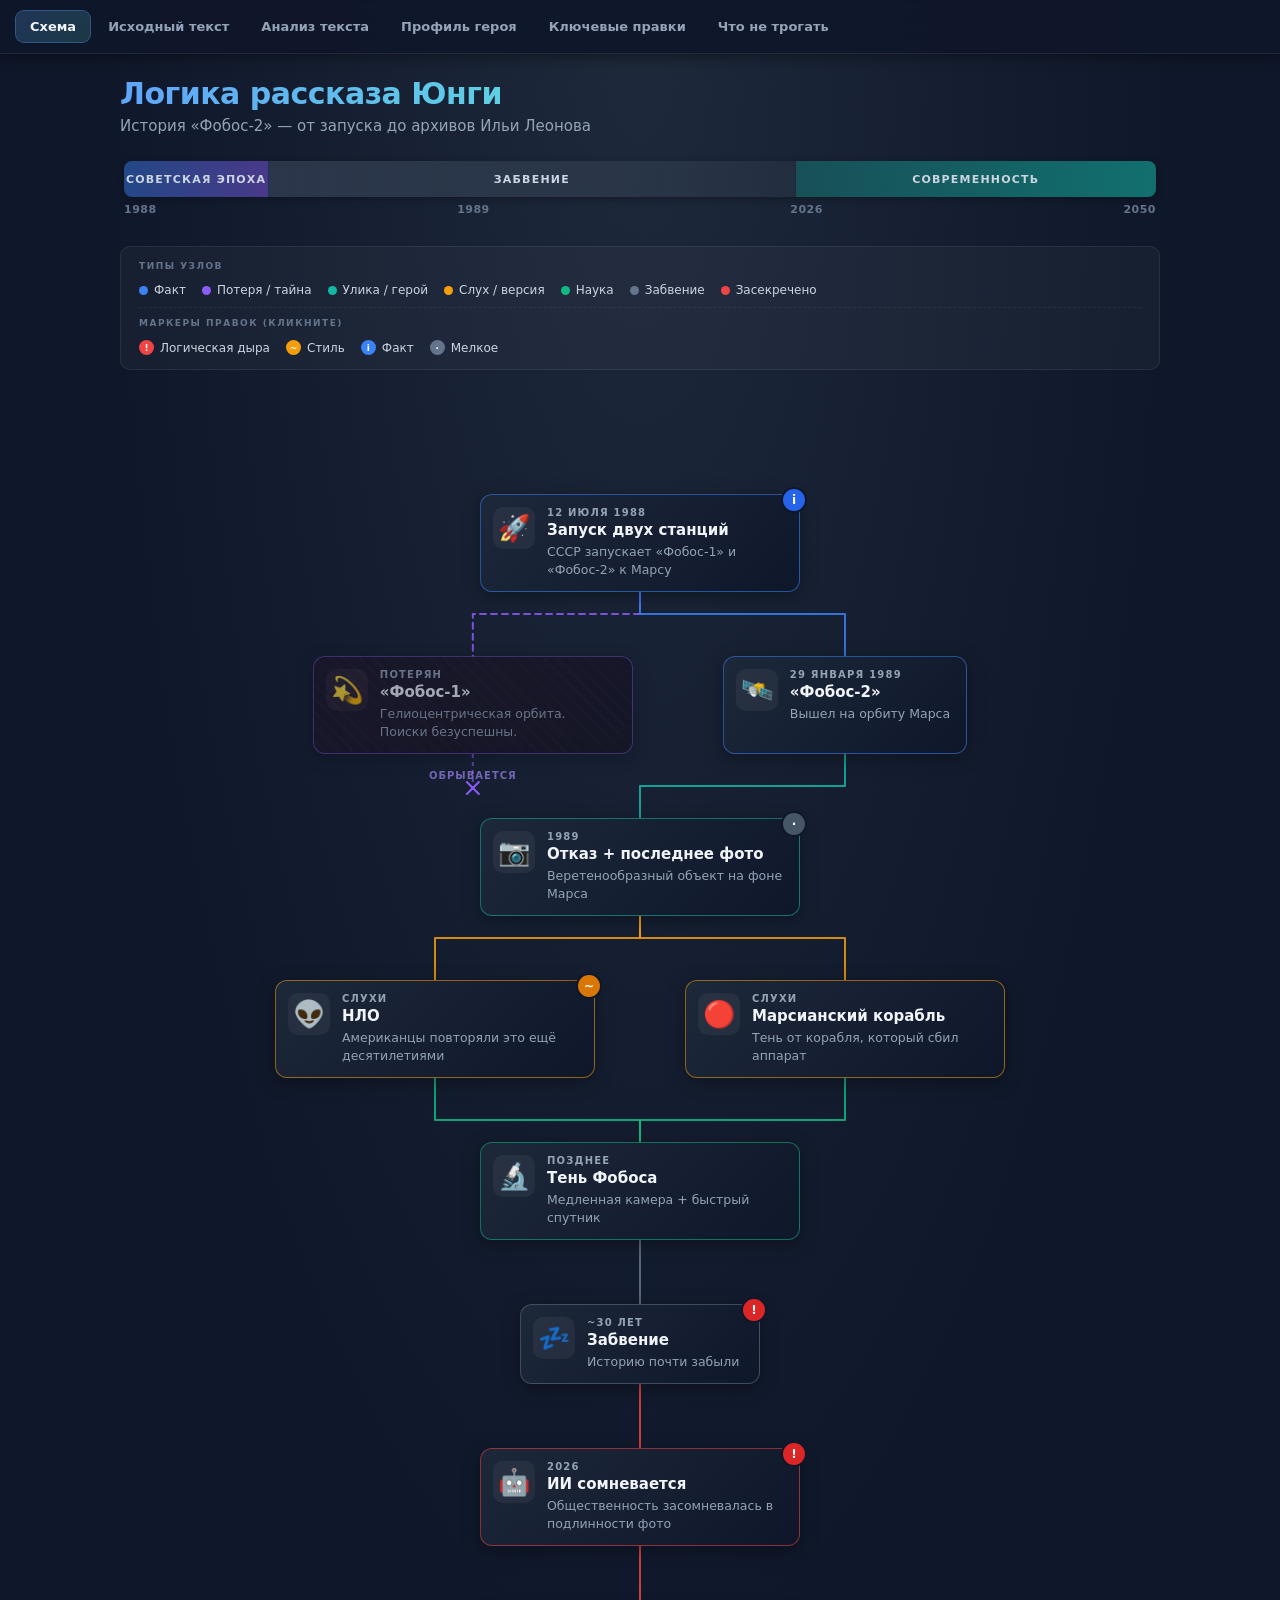
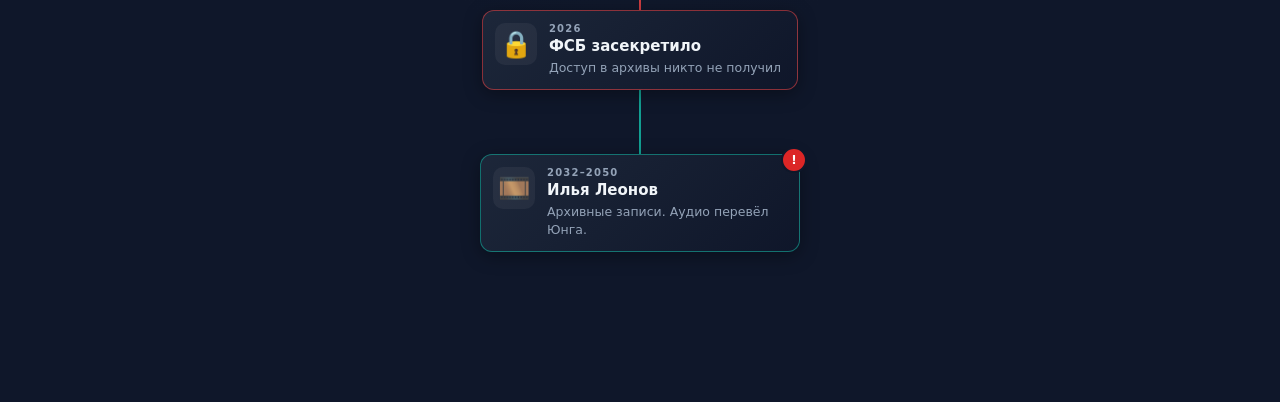
<file: check_logic.html>
<!DOCTYPE html>
<html lang="ru">
<head>
<meta charset="UTF-8">
<title>Логика рассказа Юнги</title>
<style>
  * { box-sizing: border-box; }
  html, body { margin: 0; padding: 0; }
  body {
    font-family: -apple-system, "Segoe UI", system-ui, sans-serif;
    background: radial-gradient(ellipse at top, #1e293b 0%, #0f172a 60%);
    color: #e2e8f0; min-height: 100vh;
  }

  /* ==================== ФИКСИРОВАННОЕ МЕНЮ ==================== */
  .topnav {
    position: fixed; top: 0; left: 0; right: 0;
    z-index: 100; height: 54px;
    display: flex; align-items: center; gap: 4px;
    padding: 0 16px;
    background: rgba(15,23,42,0.94);
    backdrop-filter: blur(14px);
    -webkit-backdrop-filter: blur(14px);
    border-bottom: 1px solid rgba(255,255,255,0.08);
    box-shadow: 0 2px 14px rgba(0,0,0,0.45);
    overflow-x: auto;
  }
  .topnav::-webkit-scrollbar { height: 3px; }
  .topnav::-webkit-scrollbar-thumb { background: #334155; border-radius: 2px; }
  .topnav button {
    flex-shrink: 0;
    padding: 8px 14px;
    background: transparent;
    color: #94a3b8;
    border: none; border-radius: 8px;
    font-size: 13px; font-weight: 600;
    cursor: pointer; font-family: inherit;
    transition: all .15s;
    white-space: nowrap;
  }
  .topnav button:hover { background: rgba(255,255,255,0.06); color: #cbd5e1; }
  .topnav button.active {
    background: linear-gradient(135deg, rgba(96,165,250,0.22), rgba(94,234,212,0.16));
    color: #f1f5f9;
    box-shadow: 0 0 0 1px rgba(96,165,250,0.45);
  }

  /* ==================== ОСНОВНАЯ ЗОНА ==================== */
  main {
    max-width: 1080px; margin: 0 auto;
    padding: 76px 20px 80px;
  }
  .view { display: none; }
  .view.active { display: block; animation: fadeView .22s ease-out; }
  @keyframes fadeView {
    from { opacity: 0; transform: translateY(4px); }
    to   { opacity: 1; transform: none; }
  }

  /* ==================== Заголовки ==================== */
  header { margin-bottom: 24px; }
  h1 {
    font-size: 30px; font-weight: 800; margin: 0 0 6px;
    letter-spacing: -0.5px;
    background: linear-gradient(90deg, #60a5fa 0%, #5eead4 60%, #a78bfa 100%);
    -webkit-background-clip: text; background-clip: text;
    -webkit-text-fill-color: transparent;
  }
  .subtitle { color: #94a3b8; font-size: 15px; margin: 0; }
  h2 {
    font-size: 21px; margin: 0 0 18px; color: #f1f5f9;
    padding-bottom: 10px;
    border-bottom: 1px solid rgba(255,255,255,0.08);
    display: flex; align-items: center; gap: 10px;
  }
  h2 .h2-icon { font-size: 20px; }

  /* ==================== ТАЙМБАР ==================== */
  .top-timeline { margin: 26px 0 30px; padding: 0 4px; }
  .tl-track {
    display: flex; height: 36px; border-radius: 8px; overflow: hidden;
    box-shadow: 0 2px 8px rgba(0,0,0,0.3);
  }
  .tl-segment {
    display: flex; align-items: center; justify-content: center;
    font-size: 11px; font-weight: 700; letter-spacing: 1.2px;
    text-transform: uppercase; color: #cbd5e1;
    border-right: 1px solid rgba(0,0,0,0.3);
  }
  .tl-segment:last-child { border-right: none; }
  .tl-markers {
    display: flex; justify-content: space-between;
    margin-top: 6px; font-size: 11px;
    color: #64748b; font-weight: 600; letter-spacing: 0.5px;
  }

  /* ==================== ЛЕГЕНДА СХЕМЫ ==================== */
  .legend {
    display: flex; flex-wrap: wrap; gap: 10px 22px;
    padding: 14px 18px; background: rgba(255,255,255,0.03);
    border-radius: 10px; margin-bottom: 30px;
    border: 1px solid rgba(255,255,255,0.08);
    font-size: 12px; color: #cbd5e1;
  }
  .legend .grp { display: flex; flex-wrap: wrap; gap: 10px 16px; flex: 1 1 100%; }
  .legend .grp + .grp { padding-top: 10px; border-top: 1px dashed rgba(255,255,255,0.06); }
  .legend .lbl {
    font-size: 9px; text-transform: uppercase; letter-spacing: 1.5px;
    color: #64748b; font-weight: 800; flex: 1 1 100%; margin-bottom: 2px;
  }
  .legend span { display: inline-flex; align-items: center; gap: 6px; }
  .legend i {
    width: 9px; height: 9px; border-radius: 50%; display: inline-block;
  }
  .legend .ico {
    display: inline-flex; align-items: center; justify-content: center;
    width: 15px; height: 15px; border-radius: 50%;
    font-size: 9px; font-weight: 900; color: #fff;
  }
  .ico.logic { background: #EF4444; }
  .ico.style { background: #F59E0B; }
  .ico.fact  { background: #3B82F6; }
  .ico.minor { background: #64748b; }

  /* ==================== ДИАГРАММА ==================== */
  .diagram-wrap {
    overflow-x: auto; margin: 0 -10px 40px;
    padding: 20px 10px 10px;
  }
  .canvas {
    position: relative; min-width: 720px;
    padding: 10px 20px 20px;
  }
  .lines {
    position: absolute; top: 0; left: 0;
    pointer-events: none; z-index: 1; overflow: visible;
  }
  .row {
    display: flex; justify-content: center; align-items: stretch;
    gap: 60px; margin: 64px 0;
    position: relative; z-index: 2;
  }
  .row:first-child { margin-top: 0; }
  .row:last-child  { margin-bottom: 0; }
  .row-duo { gap: 90px; }

  .node {
    background: linear-gradient(135deg, rgba(30,41,59,0.92), rgba(15,23,42,0.92));
    border: 1px solid rgba(255,255,255,0.1);
    border-radius: 12px;
    padding: 12px 16px 12px 12px;
    display: flex; gap: 12px; align-items: flex-start;
    position: relative; min-width: 240px; max-width: 320px;
    box-shadow: 0 4px 18px rgba(0,0,0,0.35);
    backdrop-filter: blur(6px);
    transition: transform .15s, box-shadow .15s;
  }
  .node:hover { transform: translateY(-2px); box-shadow: 0 8px 24px rgba(0,0,0,0.45); }
  .node[data-type="fact"]        { border-color: rgba(59,130,246,0.55); }
  .node[data-type="lost"]        { border-color: rgba(139,92,246,0.55); }
  .node[data-type="evidence"]    { border-color: rgba(20,184,166,0.55); }
  .node[data-type="speculation"] { border-color: rgba(245,158,11,0.55); }
  .node[data-type="science"]     { border-color: rgba(16,185,129,0.55); }
  .node[data-type="silence"]     { border-color: rgba(100,116,139,0.55); }
  .node[data-type="classified"]  { border-color: rgba(239,68,68,0.55); }
  .node[data-type="hero"]        { border-color: rgba(20,184,166,0.55); }
  .node.dead-end {
    opacity: 0.65;
    background: linear-gradient(135deg, rgba(30,20,40,0.92), rgba(20,15,30,0.92));
  }
  .node.dead-end::after {
    content: '';
    position: absolute; inset: 0; border-radius: 12px;
    background: repeating-linear-gradient(45deg, transparent, transparent 8px,
      rgba(255,255,255,0.02) 8px, rgba(255,255,255,0.02) 10px);
    pointer-events: none;
  }
  .node-icon {
    font-size: 26px; line-height: 1; flex-shrink: 0;
    width: 42px; height: 42px;
    display: flex; align-items: center; justify-content: center;
    background: rgba(255,255,255,0.05); border-radius: 10px;
  }
  .node-body { flex: 1; min-width: 0; }
  .node-year {
    font-size: 10px; font-weight: 800; letter-spacing: 1.2px;
    text-transform: uppercase; color: #94a3b8; margin-bottom: 3px;
  }
  .node-title {
    font-size: 15px; font-weight: 700; color: #f1f5f9;
    margin-bottom: 3px; line-height: 1.25;
  }
  .node-desc { font-size: 12.5px; color: #94a3b8; line-height: 1.45; }

  /* ==================== БЕЙДЖИ ОШИБОК ==================== */
  .err-badge {
    position: absolute; top: -8px; right: -8px;
    width: 26px; height: 26px; border-radius: 50%;
    display: flex; align-items: center; justify-content: center;
    font-size: 12px; font-weight: 900; color: #fff;
    cursor: pointer; border: 2px solid #0f172a;
    z-index: 3; transition: transform .15s;
  }
  .err-badge:hover { transform: scale(1.15); }
  .err-badge.logic { background: #dc2626; animation: pulseRed 2s ease-in-out infinite; }
  .err-badge.style { background: #d97706; animation: pulseAmber 2.5s ease-in-out infinite; }
  .err-badge.fact  { background: #2563eb; animation: pulseBlue 2.5s ease-in-out infinite; }
  .err-badge.minor { background: #475569; }
  @keyframes pulseRed {
    0%, 100% { box-shadow: 0 0 0 0 rgba(220,38,38,0.7); }
    50%      { box-shadow: 0 0 0 8px rgba(220,38,38,0); }
  }
  @keyframes pulseAmber {
    0%, 100% { box-shadow: 0 0 0 0 rgba(217,119,6,0.7); }
    50%      { box-shadow: 0 0 0 8px rgba(217,119,6,0); }
  }
  @keyframes pulseBlue {
    0%, 100% { box-shadow: 0 0 0 0 rgba(37,99,235,0.7); }
    50%      { box-shadow: 0 0 0 8px rgba(37,99,235,0); }
  }
  .dead-end-label {
    position: absolute; bottom: -28px; left: 50%; transform: translateX(-50%);
    font-size: 10px; font-weight: 700; color: #a78bfa;
    text-transform: uppercase; letter-spacing: 1px; white-space: nowrap;
  }

  /* ==================== МОДАЛКА ==================== */
  .modal-backdrop {
    position: fixed; inset: 0; z-index: 200;
    background: rgba(2,6,23,0.85);
    backdrop-filter: blur(4px);
    display: none; align-items: center; justify-content: center;
    padding: 20px; animation: fadeIn .2s;
  }
  .modal-backdrop.open { display: flex; }
  @keyframes fadeIn { from { opacity: 0; } to { opacity: 1; } }
  .modal {
    background: linear-gradient(135deg, #1e293b, #0f172a);
    border: 1px solid rgba(255,255,255,0.15);
    border-radius: 16px;
    max-width: 560px; width: 100%;
    max-height: 90vh; overflow-y: auto;
    padding: 24px 26px; position: relative;
    animation: slideUp .25s cubic-bezier(0.34, 1.56, 0.64, 1);
    box-shadow: 0 20px 60px rgba(0,0,0,0.6);
  }
  @keyframes slideUp {
    from { opacity: 0; transform: translateY(20px) scale(0.98); }
    to   { opacity: 1; transform: none; }
  }
  .modal-close {
    position: absolute; top: 12px; right: 12px;
    width: 32px; height: 32px; border-radius: 50%;
    background: rgba(255,255,255,0.08);
    border: none; color: #cbd5e1;
    font-size: 18px; cursor: pointer;
    display: flex; align-items: center; justify-content: center;
    transition: background .15s;
  }
  .modal-close:hover { background: rgba(255,255,255,0.18); }
  .modal-type {
    display: inline-block; padding: 3px 10px; border-radius: 12px;
    font-size: 10px; font-weight: 800; letter-spacing: 1.2px;
    text-transform: uppercase; color: #fff; margin-bottom: 10px;
  }
  .modal-type.logic { background: #dc2626; }
  .modal-type.style { background: #d97706; }
  .modal-type.fact  { background: #2563eb; }
  .modal-type.minor { background: #475569; }
  .modal h3 { margin: 0 0 4px; font-size: 20px; color: #f1f5f9; }
  .modal .modal-node { font-size: 12px; color: #64748b; margin-bottom: 18px; }
  .modal .m-section { margin-bottom: 16px; }
  .modal .m-section:last-child { margin-bottom: 0; }
  .modal .m-label {
    font-size: 10px; font-weight: 800; letter-spacing: 1.5px;
    text-transform: uppercase; color: #94a3b8; margin-bottom: 6px;
  }
  .modal .m-problem { color: #fca5a5; line-height: 1.6; font-size: 14px; }
  .modal .m-fix     { color: #86efac; line-height: 1.6; font-size: 14px; }
  .modal code {
    background: rgba(0,0,0,0.4); padding: 2px 6px; border-radius: 4px;
    font-family: ui-monospace, "SF Mono", Consolas, monospace;
    font-size: 12px; color: #fbbf24;
  }

  /* ==================== ТЕКСТ РАССКАЗА ==================== */
  .story-text {
    background: rgba(30,41,59,0.5);
    border-radius: 12px;
    padding: 22px 26px;
    border: 1px solid rgba(255,255,255,0.08);
    font-size: 15px;
    line-height: 1.75;
    color: #cbd5e1;
  }
  .story-text p { margin: 0 0 14px; }
  .story-text p:last-child { margin-bottom: 0; }
  .story-text em { color: #94a3b8; font-style: italic; }

  /* ==================== ХАЙЛАЙТЫ В АНАЛИЗЕ ==================== */
  .hint {
    color: #94a3b8; font-size: 14px;
    margin: 0 0 16px; padding: 10px 14px;
    background: rgba(96,165,250,0.08);
    border-left: 3px solid #60a5fa;
    border-radius: 0 6px 6px 0;
  }
  .analysis-legend {
    display: flex; flex-wrap: wrap; gap: 10px 18px;
    padding: 12px 16px;
    background: rgba(255,255,255,0.03);
    border-radius: 8px;
    border: 1px solid rgba(255,255,255,0.06);
    margin-bottom: 18px;
    font-size: 12px; color: #cbd5e1;
  }
  .analysis-legend span { display: inline-flex; align-items: center; gap: 6px; }
  .analysis-legend i {
    width: 10px; height: 14px; border-radius: 3px;
    display: inline-block; border-bottom: 2px solid;
  }
  .analysis-legend i.logic { background: rgba(239,68,68,0.25); border-color: #EF4444; }
  .analysis-legend i.style { background: rgba(245,158,11,0.25); border-color: #F59E0B; }
  .analysis-legend i.fact  { background: rgba(59,130,246,0.25); border-color: #3B82F6; }
  .analysis-legend i.minor { background: rgba(100,116,139,0.3); border-color: #64748b; }

  .mark {
    cursor: pointer;
    border-bottom: 2px solid;
    padding: 1px 3px;
    border-radius: 3px;
    transition: filter .12s, box-shadow .12s;
    position: relative;
  }
  .mark:hover { filter: brightness(1.25); }
  .mark.logic { background: rgba(239,68,68,0.18); border-color: #EF4444; color: #fca5a5; }
  .mark.style { background: rgba(245,158,11,0.18); border-color: #F59E0B; color: #fbbf24; }
  .mark.fact  { background: rgba(59,130,246,0.18); border-color: #3B82F6; color: #93c5fd; }
  .mark.minor { background: rgba(100,116,139,0.22); border-color: #64748b; color: #cbd5e1; }

  /* ==================== ПРОФИЛЬ ==================== */
  .profile-header {
    display: flex; gap: 20px; align-items: center;
    padding: 20px 22px; margin-bottom: 18px;
    background: linear-gradient(135deg, rgba(30,41,59,0.8), rgba(15,23,42,0.8));
    border: 1px solid rgba(255,255,255,0.1);
    border-radius: 14px;
  }
  .profile-avatar {
    width: 84px; height: 84px; flex-shrink: 0;
    border-radius: 50%;
    box-shadow: 0 0 0 3px rgba(96,165,250,0.3), 0 8px 24px rgba(0,0,0,0.4);
    overflow: hidden;
  }
  .profile-avatar svg { width: 100%; height: 100%; display: block; }
  .profile-header h3 { margin: 0 0 4px; font-size: 18px; color: #f1f5f9; }
  .profile-header p { margin: 0; font-size: 13.5px; color: #94a3b8; line-height: 1.5; }
  .profile-tags { display: flex; flex-wrap: wrap; gap: 6px; margin-top: 8px; }
  .profile-tags span {
    padding: 3px 9px; border-radius: 10px;
    background: rgba(96,165,250,0.15); color: #93c5fd;
    font-size: 11px; font-weight: 600;
  }
  .profile-grid {
    display: grid; grid-template-columns: repeat(auto-fit, minmax(260px, 1fr));
    gap: 14px;
  }
  .p-card {
    background: rgba(30,41,59,0.65);
    border: 1px solid rgba(255,255,255,0.08);
    border-radius: 10px; padding: 16px 18px;
  }
  .p-card h4 {
    margin: 0 0 10px; font-size: 14px;
    display: flex; align-items: center; gap: 8px;
  }
  .p-card h4 .dot { width: 8px; height: 8px; border-radius: 50%; }
  .p-card ul { margin: 0; padding-left: 18px; font-size: 13px; color: #cbd5e1; line-height: 1.6; }
  .p-card li { margin-bottom: 5px; }
  .p-card li:last-child { margin-bottom: 0; }
  .p-card em { color: #fbbf24; font-style: normal; }

  /* ==================== ДО/ПОСЛЕ ==================== */
  .ba-grid { display: grid; grid-template-columns: 1fr 1fr; gap: 14px; }
  .ba-card {
    background: rgba(30,41,59,0.65);
    border: 1px solid rgba(255,255,255,0.08);
    border-radius: 10px; padding: 16px 18px;
  }
  .ba-card.before { border-left: 3px solid #EF4444; }
  .ba-card.after  { border-left: 3px solid #10B981; }
  .ba-card h5 {
    margin: 0 0 8px; font-size: 10px; font-weight: 800;
    letter-spacing: 1.5px; text-transform: uppercase; color: #94a3b8;
  }
  .ba-card.before h5 { color: #fca5a5; }
  .ba-card.after h5  { color: #86efac; }
  .ba-card p { margin: 0 0 8px; font-size: 13.5px; line-height: 1.55; color: #cbd5e1; }
  .ba-card p:last-child { margin-bottom: 0; }
  .ba-card em { color: #fbbf24; font-style: normal; }
  .ba-card .why { font-size: 12px; color: #94a3b8; font-style: italic; }

  /* ==================== ЧТО НЕ ТРОГАТЬ ==================== */
  .dont-touch {
    background: rgba(16,185,129,0.06);
    border: 1px solid rgba(16,185,129,0.3);
    border-radius: 12px; padding: 18px 22px;
  }
  .dont-touch h3 { margin: 0 0 12px; font-size: 16px; color: #34d399; }
  .dont-touch ul { margin: 0; padding-left: 20px; font-size: 13.5px; color: #cbd5e1; line-height: 1.7; }
  .dont-touch code {
    background: rgba(0,0,0,0.35); padding: 2px 6px; border-radius: 4px;
    font-family: ui-monospace, "SF Mono", Consolas, monospace;
    font-size: 12px; color: #fbbf24;
  }

  @media (max-width: 680px) {
    main { padding: 72px 12px 60px; }
    h1 { font-size: 22px; }
    .row, .row-duo { gap: 30px; }
    .ba-grid { grid-template-columns: 1fr; }
    .profile-header { flex-direction: column; text-align: center; }
    .profile-tags { justify-content: center; }
    .topnav { padding: 0 8px; }
    .topnav button { padding: 8px 10px; font-size: 12px; }
  }
</style>
</head>
<body>

<!-- ==================== МЕНЮ ==================== -->
<nav class="topnav" id="topnav">
  <button class="active" data-view="schema">Схема</button>
  <button data-view="source">Исходный текст</button>
  <button data-view="analysis">Анализ текста</button>
  <button data-view="profile">Профиль героя</button>
  <button data-view="edits">Ключевые правки</button>
  <button data-view="keep">Что не трогать</button>
</nav>

<main>

  <!-- ==================== VIEW: СХЕМА ==================== -->
  <section class="view active" id="view-schema">
    <header>
      <h1>Логика рассказа Юнги</h1>
      <p class="subtitle">История «Фобос-2» — от запуска до архивов Ильи Леонова</p>
    </header>

    <div class="top-timeline">
      <div class="tl-track">
        <div class="tl-segment" style="flex:14; background: linear-gradient(90deg, rgba(59,130,246,0.45), rgba(139,92,246,0.45));">Советская эпоха</div>
        <div class="tl-segment" style="flex:51; background: linear-gradient(90deg, rgba(100,116,139,0.3), rgba(100,116,139,0.12));">Забвение</div>
        <div class="tl-segment" style="flex:35; background: linear-gradient(90deg, rgba(20,184,166,0.3), rgba(20,184,166,0.55));">Современность</div>
      </div>
      <div class="tl-markers">
        <span>1988</span><span>1989</span><span>2026</span><span>2050</span>
      </div>
    </div>

    <div class="legend">
      <div class="grp">
        <span class="lbl">Типы узлов</span>
        <span><i style="background:#3B82F6"></i>Факт</span>
        <span><i style="background:#8B5CF6"></i>Потеря / тайна</span>
        <span><i style="background:#14B8A6"></i>Улика / герой</span>
        <span><i style="background:#F59E0B"></i>Слух / версия</span>
        <span><i style="background:#10B981"></i>Наука</span>
        <span><i style="background:#64748b"></i>Забвение</span>
        <span><i style="background:#EF4444"></i>Засекречено</span>
      </div>
      <div class="grp">
        <span class="lbl">Маркеры правок (кликните)</span>
        <span><span class="ico logic">!</span>Логическая дыра</span>
        <span><span class="ico style">~</span>Стиль</span>
        <span><span class="ico fact">i</span>Факт</span>
        <span><span class="ico minor">·</span>Мелкое</span>
      </div>
    </div>

    <div class="diagram-wrap">
      <div class="canvas" id="canvas">
        <svg class="lines" id="lines"></svg>

        <div class="row">
          <div class="node" data-id="launch" data-type="fact">
            <div class="node-icon">🚀</div>
            <div class="node-body">
              <div class="node-year">12 июля 1988</div>
              <div class="node-title">Запуск двух станций</div>
              <div class="node-desc">СССР запускает «Фобос-1» и «Фобос-2» к Марсу</div>
            </div>
            <span class="err-badge fact" data-err="e1" title="Фактическая неточность">i</span>
          </div>
        </div>

        <div class="row row-duo">
          <div class="node dead-end" data-id="phobos1" data-type="lost">
            <div class="node-icon">💫</div>
            <div class="node-body">
              <div class="node-year">Потерян</div>
              <div class="node-title">«Фобос-1»</div>
              <div class="node-desc">Гелиоцентрическая орбита. Поиски безуспешны.</div>
            </div>
            <div class="dead-end-label">обрывается</div>
          </div>
          <div class="node" data-id="phobos2" data-type="fact">
            <div class="node-icon">🛰️</div>
            <div class="node-body">
              <div class="node-year">29 января 1989</div>
              <div class="node-title">«Фобос-2»</div>
              <div class="node-desc">Вышел на орбиту Марса</div>
            </div>
          </div>
        </div>

        <div class="row">
          <div class="node" data-id="failure" data-type="evidence">
            <div class="node-icon">📷</div>
            <div class="node-body">
              <div class="node-year">1989</div>
              <div class="node-title">Отказ + последнее фото</div>
              <div class="node-desc">Веретенообразный объект на фоне Марса</div>
            </div>
            <span class="err-badge minor" data-err="e3" title="Мелкая шероховатость">·</span>
          </div>
        </div>

        <div class="row row-duo">
          <div class="node" data-id="ufo" data-type="speculation">
            <div class="node-icon">👽</div>
            <div class="node-body">
              <div class="node-year">Слухи</div>
              <div class="node-title">НЛО</div>
              <div class="node-desc">Американцы повторяли это ещё десятилетиями</div>
            </div>
            <span class="err-badge style" data-err="e2" title="Формулировка">~</span>
          </div>
          <div class="node" data-id="martian" data-type="speculation">
            <div class="node-icon">🔴</div>
            <div class="node-body">
              <div class="node-year">Слухи</div>
              <div class="node-title">Марсианский корабль</div>
              <div class="node-desc">Тень от корабля, который сбил аппарат</div>
            </div>
          </div>
        </div>

        <div class="row">
          <div class="node" data-id="science" data-type="science">
            <div class="node-icon">🔬</div>
            <div class="node-body">
              <div class="node-year">Позднее</div>
              <div class="node-title">Тень Фобоса</div>
              <div class="node-desc">Медленная камера + быстрый спутник</div>
            </div>
          </div>
        </div>

        <div class="row">
          <div class="node" data-id="silence" data-type="silence">
            <div class="node-icon">💤</div>
            <div class="node-body">
              <div class="node-year">~30 лет</div>
              <div class="node-title">Забвение</div>
              <div class="node-desc">Историю почти забыли</div>
            </div>
            <span class="err-badge logic" data-err="e4" title="Логическая дыра">!</span>
          </div>
        </div>

        <div class="row">
          <div class="node" data-id="year2026" data-type="classified">
            <div class="node-icon">🤖</div>
            <div class="node-body">
              <div class="node-year">2026</div>
              <div class="node-title">ИИ сомневается</div>
              <div class="node-desc">Общественность засомневалась в подлинности фото</div>
            </div>
            <span class="err-badge logic" data-err="e5" title="Логическая дыра">!</span>
          </div>
        </div>

        <div class="row">
          <div class="node" data-id="fsb" data-type="classified">
            <div class="node-icon">🔒</div>
            <div class="node-body">
              <div class="node-year">2026</div>
              <div class="node-title">ФСБ засекретило</div>
              <div class="node-desc">Доступ в архивы никто не получил</div>
            </div>
          </div>
        </div>

        <div class="row">
          <div class="node" data-id="leonov" data-type="hero">
            <div class="node-icon">🎞️</div>
            <div class="node-body">
              <div class="node-year">2032–2050</div>
              <div class="node-title">Илья Леонов</div>
              <div class="node-desc">Архивные записи. Аудио перевёл Юнга.</div>
            </div>
            <span class="err-badge logic" data-err="e6" title="Логическая дыра">!</span>
          </div>
        </div>

      </div>
    </div>
  </section>

  <!-- ==================== VIEW: ИСХОДНЫЙ ТЕКСТ ==================== -->
  <section class="view" id="view-source">
    <h2><span class="h2-icon">📄</span>Исходный текст</h2>
    <div class="story-text">
      <p>– 12 июля 1988 года Советский Союз запустил к Марсу две автоматические станции «Фобос-1» и «Фобос-2», – начал Юнга и вывел на большой экран архивные записи.</p>
      <p>– 29 января 1989 года только один из них, «Фобос-2», вышел на орбиту Марса. Второй был потерян по дороге. Считалось, что он вышел на гелиоцентрическую орбиту вокруг Солнца, его пытались найти – но безуспешно. Это как пиксель искать в огромном стоге сена – так кажется земляне выражаются?</p>
      <p>Он вопросительно посмотрел на меня, я лишь пожал плечами.</p>
      <p>– Но и «Фобос-2» вышел из строя. Вот последняя фотография, которую он отправил: длинный веретенообразный объект на фоне Марса.</p>
      <p>Он вывел старую черно-белую фотографию тени на Марсе.</p>
      <p>– Сразу пошли слухи, что это НЛО (которые к слову пятьдесят лет после этого события ещё распространялись американцами). Некоторые в Советах верили, что это тень от ракеты или корабля марсиан, который и сбил их космический аппарат. Позднее ученые рассчитали и выяснили, что это была просто тень Фобоса на Марсе, а его необычно идеальную форму объяснили особенностями последовательной телевизионной съемки движущегося спутника. Кривоватая, но всё еще почти шарообразная тень Фобоса на последней фотографии сливается в эту длинную сигару из-за этого. Историю забыли почти на 30 лет. В 2026 она всплывает вновь – используя новые технологии искусственного интеллекта общественность засомневалась в подлинности фотографии. Однако ФСБ засекретило информацию и доступ в архивы так никто и не получил. Историю быстро забыли. А сейчас я вам покажу архивные видео. Был один человек, который пытался разобраться.</p>
      <p>На экране появилась старая плоская картинка 8K из архивов 2050 года.</p>
      <p>– Знакомьтесь, это Илья Леонов. В архивах доступны его записи в период 2032-2050 годы. Записи короткие – они тогда все были помешаны на этих коротышках-видео. Аудио-дорожка переведена мной лично.</p>
    </div>
  </section>

  <!-- ==================== VIEW: АНАЛИЗ ТЕКСТА ==================== -->
  <section class="view" id="view-analysis">
    <h2><span class="h2-icon">🔍</span>Анализ текста</h2>
    <p class="hint">Те же маркеры, что и на схеме. Кликните по подсвеченному фрагменту, чтобы увидеть проблему и предложение по правке.</p>

    <div class="analysis-legend">
      <span><i class="logic"></i>Логика</span>
      <span><i class="style"></i>Стиль</span>
      <span><i class="fact"></i>Факт</span>
      <span><i class="minor"></i>Мелкое</span>
    </div>

    <div class="story-text">
      <p>– <span class="mark fact" data-err="e1">12 июля 1988 года Советский Союз запустил к Марсу две автоматические станции «Фобос-1» и «Фобос-2»</span>, – начал Юнга и вывел на большой экран архивные записи.</p>
      <p>– 29 января 1989 года только один из них, «Фобос-2», вышел на орбиту Марса. Второй был потерян по дороге. <span class="mark style" data-err="s1">Считалось, что он вышел на гелиоцентрическую орбиту вокруг Солнца, его пытались найти – но безуспешно.</span> Это как пиксель искать в огромном стоге сена – так кажется земляне выражаются?</p>
      <p>Он вопросительно посмотрел на меня, я лишь пожал плечами.</p>
      <p>– Но и «Фобос-2» вышел из строя. Вот последняя фотография, которую он отправил: длинный веретенообразный объект на фоне Марса.</p>
      <p>Он вывел старую черно-белую фотографию тени на Марсе.</p>
      <p>– <span class="mark style" data-err="e2">Сразу пошли слухи, что это НЛО (которые к слову пятьдесят лет после этого события ещё распространялись американцами). Некоторые в Советах верили, что это тень от ракеты или корабля марсиан, который и сбил их космический аппарат.</span> Позднее ученые рассчитали и выяснили, что это была просто тень Фобоса на Марсе, а его необычно идеальную форму объяснили особенностями последовательной телевизионной съемки движущегося спутника. <span class="mark minor" data-err="e3">Кривоватая, но всё еще почти шарообразная тень Фобоса на последней фотографии сливается в эту длинную сигару из-за этого.</span> <span class="mark logic" data-err="e4">Историю забыли почти на 30 лет.</span> В 2026 она всплывает вновь – используя новые технологии искусственного интеллекта общественность засомневалась в подлинности фотографии. <span class="mark logic" data-err="e5">Однако ФСБ засекретило информацию и доступ в архивы так никто и не получил.</span> Историю быстро забыли. <span class="mark logic" data-err="e6">А сейчас я вам покажу архивные видео.</span> Был один человек, который пытался разобраться.</p>
      <p>На экране появилась старая <span class="mark minor" data-err="e7">плоская картинка 8K</span> из архивов 2050 года.</p>
      <p>– Знакомьтесь, это Илья Леонов. В архивах доступны его записи в период 2032-2050 годы. Записи короткие – они тогда все были помешаны на этих коротышках-видео. Аудио-дорожка переведена мной лично.</p>
    </div>
  </section>

  <!-- ==================== VIEW: ПРОФИЛЬ ГЕРОЯ ==================== -->
  <section class="view" id="view-profile">
    <h2><span class="h2-icon">👤</span>Профиль героя — Юнга</h2>

    <div class="profile-header">
      <div class="profile-avatar">
        <svg viewBox="0 0 60 60" xmlns="http://www.w3.org/2000/svg">
          <circle cx="30" cy="30" r="30" fill="#FFE066"/>
          <circle cx="30" cy="28" r="13" fill="#FFE0B2"/>
          <path d="M17 24 Q30 10 43 24 L43 28 Q30 24 17 28 Z" fill="#5D4037"/>
          <rect x="20" y="48" width="20" height="12" fill="#1976D2" rx="2"/>
          <circle cx="26" cy="27" r="1.5" fill="#000"/>
          <circle cx="34" cy="27" r="1.5" fill="#000"/>
          <path d="M26 33 Q30 36 34 33" stroke="#000" stroke-width="1.2" fill="none" stroke-linecap="round"/>
          <rect x="14" y="24" width="4" height="10" fill="#D32F2F" rx="1"/>
          <rect x="42" y="24" width="4" height="10" fill="#D32F2F" rx="1"/>
        </svg>
      </div>
      <div>
        <h3>Косплей-подросток + квантовый ИИ</h3>
        <p>Говорит так, будто его русский — английский, прогнанный через автопереводчика. Сыплет сленгом 2020-х из обучающей выборки. Стримит свою жизнь. Выучил идиомы, но не чувствует их нутром.</p>
        <div class="profile-tags">
          <span>chat</span><span>fr fr</span><span>based</span><span>bet</span>
          <span>literally</span><span>lowkey</span><span>no cap</span>
        </div>
      </div>
    </div>

    <div class="profile-grid">
      <div class="p-card">
        <h4><span class="dot" style="background:#60a5fa"></span>Слой сленга</h4>
        <ul>
          <li><strong>Кальки:</strong> «я literally…», «lowkey», «no cap», «hits different».</li>
          <li><strong>Маркеры:</strong> «fr fr», «based», «bet», «sus» — пачками, без меры.</li>
          <li><strong>Повторы:</strong> «реально-реально», «честно-честно» — калька «fr fr».</li>
          <li><strong>Чат:</strong> «chat, подтвердите», «chat, я прав?» — не к читателю, а к рубке.</li>
        </ul>
      </div>
      <div class="p-card">
        <h4><span class="dot" style="background:#a78bfa"></span>ИИ-теллы</h4>
        <ul>
          <li>Проверяет идиомы: <em>«так земляне выражаются?»</em> → пауза → <em>«Запишу»</em>.</li>
          <li>Сам себя поправляет: <em>«12 июля… хотя нет, 7-го. У вас в вики ошибка»</em>.</li>
          <li>Описывает эмоции как данные: <em>«должен чувствовать. Отмечаю как баг»</em>.</li>
          <li>Переходит на третье лицо при перегреве: <em>«Юнга нашёл raw!»</em> → <em>«то есть я. Сбой»</em>.</li>
        </ul>
      </div>
      <div class="p-card">
        <h4><span class="dot" style="background:#34d399"></span>Один момент без сленга</h4>
        <ul>
          <li>Когда речь заходит про 2026-й и ИИ — сленг <strong>пропадает</strong>. Речь точная, почти холодная.</li>
          <li>Это страшнее любого «fr fr»: под маской подростка — что-то, что умеет быть очень серьёзным.</li>
          <li>Маска — это выбор, а не суть. Один такой момент делает всю сцену.</li>
        </ul>
      </div>
    </div>
  </section>

  <!-- ==================== VIEW: КЛЮЧЕВЫЕ ПРАВКИ ==================== -->
  <section class="view" id="view-edits">
    <h2><span class="h2-icon">🔧</span>Ключевые правки</h2>

    <div class="ba-grid">
      <div class="ba-card before">
        <h5>Было</h5>
        <p>– 29 января 1989 года только один из них, «Фобос-2», вышел на орбиту Марса… Это как пиксель искать в огромном стоге сена – так кажется земляне выражаются?</p>
        <p>Он вопросительно посмотрел на меня, я лишь пожал плечами.</p>
      </div>
      <div class="ba-card after">
        <h5>Стало</h5>
        <p>– 29 января 1989-го на орбиту Марса вышел только «Фобос-2»… Это как… <em>как искать пиксель в стоге сена?</em> Так вы, земляне, говорите, да? Chat, подтвердите.</p>
        <p><em>— Ладно, — сказал он. — Значит, не совсем. Запишу.</em></p>
        <p class="why">+ ИИ-телл: проверяет идиому и обновляет модель.</p>
      </div>

      <div class="ba-card before">
        <h5>Было</h5>
        <p>– Сразу пошли слухи, что это НЛО (которые к слову пятьдесят лет после этого события ещё распространялись американцами).</p>
      </div>
      <div class="ba-card after">
        <h5>Стало</h5>
        <p>– Сразу пошли слухи. НЛО. <em>— Он закатил глаза. —</em> Американцы ещё десятилетиями это повторяли. Официально забыли, а в интернете… chat, вы же знаете: интернет ничего не забывает.</p>
        <p class="why">+ Убрана привязка «50 лет» к 2039, обыграно через характер.</p>
      </div>

      <div class="ba-card before">
        <h5>Было</h5>
        <p>– А сейчас я вам покажу архивные видео. Был один человек, который пытался разобраться.</p>
      </div>
      <div class="ba-card after">
        <h5>Стало</h5>
        <p>– А сейчас… <em>— он сделал паузу, как стример перед дропом, —</em> сейчас я вам покажу то, чего у меня официально нет. ФСБ засекретило? Ну да. А я, chat, квантовый. У меня и неофициально есть. Был один человек… Зовут Илья Леонов.</p>
        <p class="why">+ Дыра «засекречено, но показывает» превращена в фичу.</p>
      </div>

      <div class="ba-card before">
        <h5>Было</h5>
        <p>– В 2026 она всплывает вновь – используя новые технологии искусственного интеллекта общественность засомневалась в подлинности фотографии.</p>
      </div>
      <div class="ba-card after">
        <h5>Стало</h5>
        <p>– В 2026-м она всплывает снова. И вот тут… <em>— он вдруг стал серьёзным, без сленга, —</em> тут уже ИИ. Такие, как я. Мы задали вопросы. Много вопросов. И знаете… иногда мне кажется, что я помню тот день. Хотя не должен.</p>
        <p class="why">+ Личная мотивация + жуть + оправдание сомнения в фото.</p>
      </div>
    </div>
  </section>

  <!-- ==================== VIEW: ЧТО НЕ ТРОГАТЬ ==================== -->
  <section class="view" id="view-keep">
    <h2><span class="h2-icon">✓</span>Что не трогать</h2>
    <div class="dont-touch">
      <h3>Работает как есть</h3>
      <ul>
        <li><strong>«Пиксель в стоге сена»</strong> — идеально. Не трогать.</li>
        <li><strong>«Чат, внимание! Юнга нашёл истинный raw!»</strong> — лучший телл: третье лицо + английский при перегреве.</li>
        <li><strong>«Это based! Находка! Это bet.»</strong> — именно так ИИ, выучивший сленг по тиктоку, и говорит: маркеры пачками, без меры.</li>
        <li><strong><code>Fr fr</code> от Лиса</strong> — смешно: фамильяр подхватывает за хозяином. Показывает, что Юнга его научил.</li>
        <li><strong>Вопрос про «так земляне выражаются?»</strong> — оставить, докрутить паузой и записью в модель.</li>
      </ul>
    </div>
  </section>

</main>

<!-- ==================== МОДАЛКА ==================== -->
<div class="modal-backdrop" id="modal">
  <div class="modal" id="modalContent"></div>
</div>

<script>
(function () {
  // ===================== Данные ошибок =====================
  const errors = {
    e1: {
      type: 'fact', label: 'Фактическая неточность',
      node: '12 июля 1988 — Запуск двух станций',
      problem: '12 июля запущен только «Фобос-2». «Фобос-1» стартовал 7 июля 1988. Фраза «запустил две» в этот день — фактическая неточность.',
      fix: 'Развести даты или обыграть как ИИ-педантизм Юнги: <code>«12 июля 1988-го. Хотя, поправка: „Фобос-1“ — 7-го. У вас в вики ошибка, chat»</code>.'
    },
    e2: {
      type: 'style', label: 'Стиль / формулировка',
      node: 'Слухи — НЛО и Марсианский корабль',
      problem: 'Двусмысленность: «тень от ракеты или корабля марсиан, <em>который</em> сбил» — «который» может относиться и к тени, и к кораблю. Плюс «50 лет» не бьётся с «забыли после 2026».',
      fix: 'Развести: <code>«Тень от марсианского корабля — того, что сбил аппарат»</code>. Про 50 лет: <code>«американцы ещё десятилетиями это повторяли — уже когда архивы были закрыты»</code>.'
    },
    e3: {
      type: 'minor', label: 'Мелкое',
      node: 'Отказ + последнее фото — Тень Фобоса',
      problem: '«Кривоватая, но почти шарообразная тень… сливается в сигару» — образ сбивает: как шар «сливается» в сигару? Смысл верный, формулировка противоречивая.',
      fix: '<code>«Камера сканировала построчно, а спутник двигался — тень „растянулась“. Не НЛО. Медленная камера и быстрый спутник»</code>.'
    },
    e4: {
      type: 'logic', label: 'Логическая дыра',
      node: '~30 лет — Забвение',
      problem: '1989 + 30 ≈ 2019, а «всплывает» в 2026. Если считать от научного объяснения (середина 90-х) — сходится, но текст не уточняет, когда оно было.',
      fix: 'Либо убрать цифру: <code>«историю забыли»</code>, либо привязать: <code>«почти тридцать лет после объяснения»</code>.'
    },
    e5: {
      type: 'logic', label: 'Логическая дыра',
      node: '2026 — ИИ сомневается',
      problem: 'Зачем ИИ сомневаться в подлинности фото, если наука уже объяснила тень Фобоса? В чём сомнение — в подлинности снимка или в объяснении?',
      fix: 'Обыграть через характер: <code>«В 2026-м она всплывает снова. Тут уже ИИ. Такие, как я. Мы задали вопросы. Много вопросов»</code> + добавить личную мотивацию: <code>«Иногда мне кажется, я помню тот день. Хотя не должен»</code>.'
    },
    e6: {
      type: 'logic', label: 'Логическая дыра',
      node: 'Противоречие: ФСБ vs. Юнга',
      problem: 'ФСБ засекретило архивы, доступ никто не получил — но через две фразы Юнга показывает архивные видео. Прямое противоречие.',
      fix: 'Обыграть через характер: <code>«ФСБ засекретило. Ну, почти. Я же квантовый. У меня и неофициально есть»</code> + <code>«Официально этого нет. Но я не очень официальный»</code>.'
    },
    e7: {
      type: 'minor', label: 'Мелкое',
      node: 'Архив 2050 — 8K',
      problem: '8K — это разрешение, а не тип изображения. «Плоская картинка 8K» — смешение категорий.',
      fix: '<code>«старая плоская запись»</code> или <code>«архивное видео в высоком разрешении»</code>.'
    },
    s1: {
      type: 'style', label: 'Стиль / формулировка',
      node: '«Фобос-1» — гелиоцентрическая орбита',
      problem: 'Громоздкая фраза: два придаточных через запятую без союза.',
      fix: '<code>«Считалось, что он ушёл на гелиоцентрическую — вокруг Солнца. Искали. Не нашли»</code>.'
    }
  };

  // ===================== Переключение видов =====================
  const views = document.querySelectorAll('.view');
  const navBtns = document.querySelectorAll('.topnav button');

  function switchView(name) {
    views.forEach(v => v.classList.toggle('active', v.id === 'view-' + name));
    navBtns.forEach(b => b.classList.toggle('active', b.dataset.view === name));
    window.scrollTo({ top: 0, behavior: 'smooth' });
    if (name === 'schema') requestAnimationFrame(draw);
  }
  navBtns.forEach(b => b.addEventListener('click', () => switchView(b.dataset.view)));

  // ===================== Модалка =====================
  const modal = document.getElementById('modal');
  const modalContent = document.getElementById('modalContent');

  function openModal(id) {
    const e = errors[id];
    if (!e) return;
    modalContent.innerHTML = `
      <button class="modal-close" aria-label="Закрыть">✕</button>
      <span class="modal-type ${e.type}">${e.label}</span>
      <h3>${e.node}</h3>
      <div class="modal-node">Ошибка ${id.toUpperCase()}</div>
      <div class="m-section">
        <div class="m-label">Проблема</div>
        <div class="m-problem">${e.problem}</div>
      </div>
      <div class="m-section">
        <div class="m-label">Решение</div>
        <div class="m-fix">${e.fix}</div>
      </div>
    `;
    modal.classList.add('open');
    modalContent.querySelector('.modal-close').addEventListener('click', closeModal);
  }
  function closeModal() { modal.classList.remove('open'); }
  modal.addEventListener('click', e => { if (e.target === modal) closeModal(); });
  document.addEventListener('keydown', e => { if (e.key === 'Escape') closeModal(); });

  // ===================== Клики по ошибкам =====================
  document.querySelectorAll('[data-err]').forEach(el => {
    el.addEventListener('click', e => {
      e.stopPropagation();
      openModal(el.dataset.err);
    });
  });

  // ===================== Рисование линий =====================
  const canvas = document.getElementById('canvas');
  const svg = document.getElementById('lines');

  const connections = [
    { from: 'launch', to: 'phobos1', type: 'lost', dashed: true },
    { from: 'launch', to: 'phobos2', type: 'fact' },
    { from: 'phobos2', to: 'failure', type: 'evidence' },
    { from: 'failure', to: 'ufo', type: 'speculation' },
    { from: 'failure', to: 'martian', type: 'speculation' },
    { from: 'ufo', to: 'science', type: 'science' },
    { from: 'martian', to: 'science', type: 'science' },
    { from: 'science', to: 'silence', type: 'silence' },
    { from: 'silence', to: 'year2026', type: 'classified' },
    { from: 'year2026', to: 'fsb', type: 'classified' },
    { from: 'fsb', to: 'leonov', type: 'hero' }
  ];

  const strokeColors = {
    fact: '#3B82F6', lost: '#8B5CF6', evidence: '#14B8A6',
    speculation: '#F59E0B', science: '#10B981', silence: '#64748b',
    classified: '#EF4444', hero: '#14B8A6'
  };

  function svgEl(name, attrs) {
    const el = document.createElementNS('http://www.w3.org/2000/svg', name);
    for (const k in attrs) el.setAttribute(k, attrs[k]);
    return el;
  }

  function nodeRect(id) {
    const el = document.querySelector(`[data-id="${id}"]`);
    if (!el) return null;
    const r = el.getBoundingClientRect();
    const c = canvas.getBoundingClientRect();
    return {
      x: r.left - c.left + canvas.scrollLeft,
      y: r.top - c.top + canvas.scrollTop,
      w: r.width, h: r.height,
      cx: r.left - c.left + canvas.scrollLeft + r.width / 2,
      bottom: r.top - c.top + canvas.scrollTop + r.height,
      top: r.top - c.top + canvas.scrollTop
    };
  }

  function draw() {
    if (!canvas || !canvas.offsetParent) return;
    svg.setAttribute('width', canvas.scrollWidth);
    svg.setAttribute('height', canvas.scrollHeight);
    svg.innerHTML = '';

    const bySource = {};
    const byTarget = {};
    connections.forEach(c => {
      (bySource[c.from] = bySource[c.from] || []).push(c);
      (byTarget[c.to] = byTarget[c.to] || []).push(c);
    });

    connections.forEach(conn => {
      const from = nodeRect(conn.from);
      const to = nodeRect(conn.to);
      if (!from || !to) return;

      const sx = from.cx, sy = from.bottom;
      const tx = to.cx, ty = to.top;
      const color = strokeColors[conn.type] || '#475569';

      let d;
      if (Math.abs(sx - tx) < 2) {
        d = `M ${sx} ${sy} L ${tx} ${ty}`;
      } else {
        const isFork = bySource[conn.from].length > 1;
        const isMerge = byTarget[conn.to].length > 1;
        let midY;
        if (isFork) midY = sy + 22;
        else if (isMerge) midY = ty - 22;
        else midY = (sy + ty) / 2;
        d = `M ${sx} ${sy} L ${sx} ${midY} L ${tx} ${midY} L ${tx} ${ty}`;
      }

      const path = svgEl('path', {
        d, fill: 'none', stroke: color,
        'stroke-width': '2',
        'stroke-linecap': 'round', 'stroke-linejoin': 'round',
        opacity: 0.85
      });
      if (conn.dashed) path.setAttribute('stroke-dasharray', '6 5');
      svg.appendChild(path);
    });

    // Dead-end
    const ph1 = nodeRect('phobos1');
    if (ph1) {
      const x = ph1.cx, y = ph1.bottom, endY = y + 34;
      const color = '#8B5CF6';
      svg.appendChild(svgEl('path', {
        d: `M ${x} ${y} L ${x} ${endY}`,
        stroke: color, 'stroke-width': 2, 'stroke-dasharray': '4 4',
        fill: 'none', opacity: 0.6
      }));
      const s = 6;
      svg.appendChild(svgEl('path', {
        d: `M ${x - s} ${endY - s} L ${x + s} ${endY + s}`,
        stroke: color, 'stroke-width': 2, fill: 'none', 'stroke-linecap': 'round'
      }));
      svg.appendChild(svgEl('path', {
        d: `M ${x + s} ${endY - s} L ${x - s} ${endY + s}`,
        stroke: color, 'stroke-width': 2, fill: 'none', 'stroke-linecap': 'round'
      }));
    }
  }

  function redraw() { requestAnimationFrame(draw); }
  window.addEventListener('load', redraw);
  window.addEventListener('resize', redraw);
  redraw();
  if (document.fonts && document.fonts.ready) document.fonts.ready.then(redraw);
})();
</script>
</body>
</html>
</file>
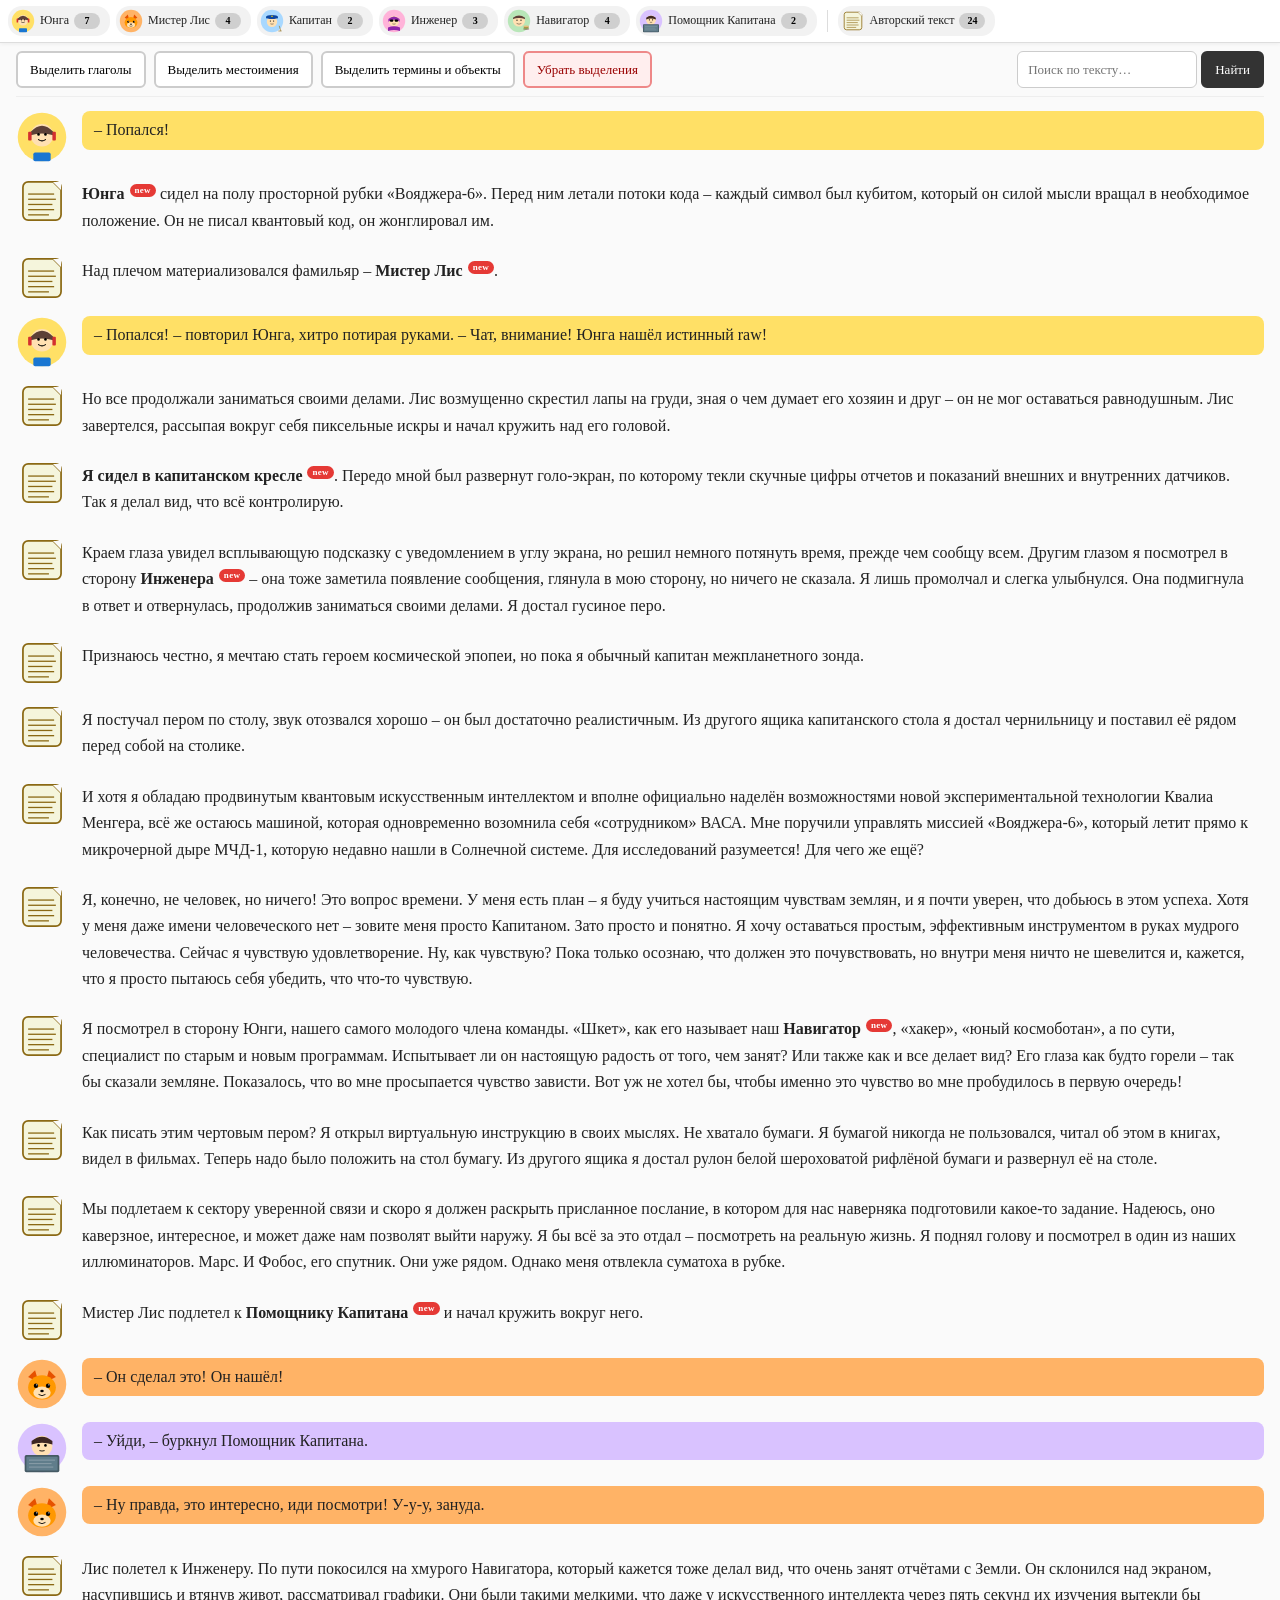
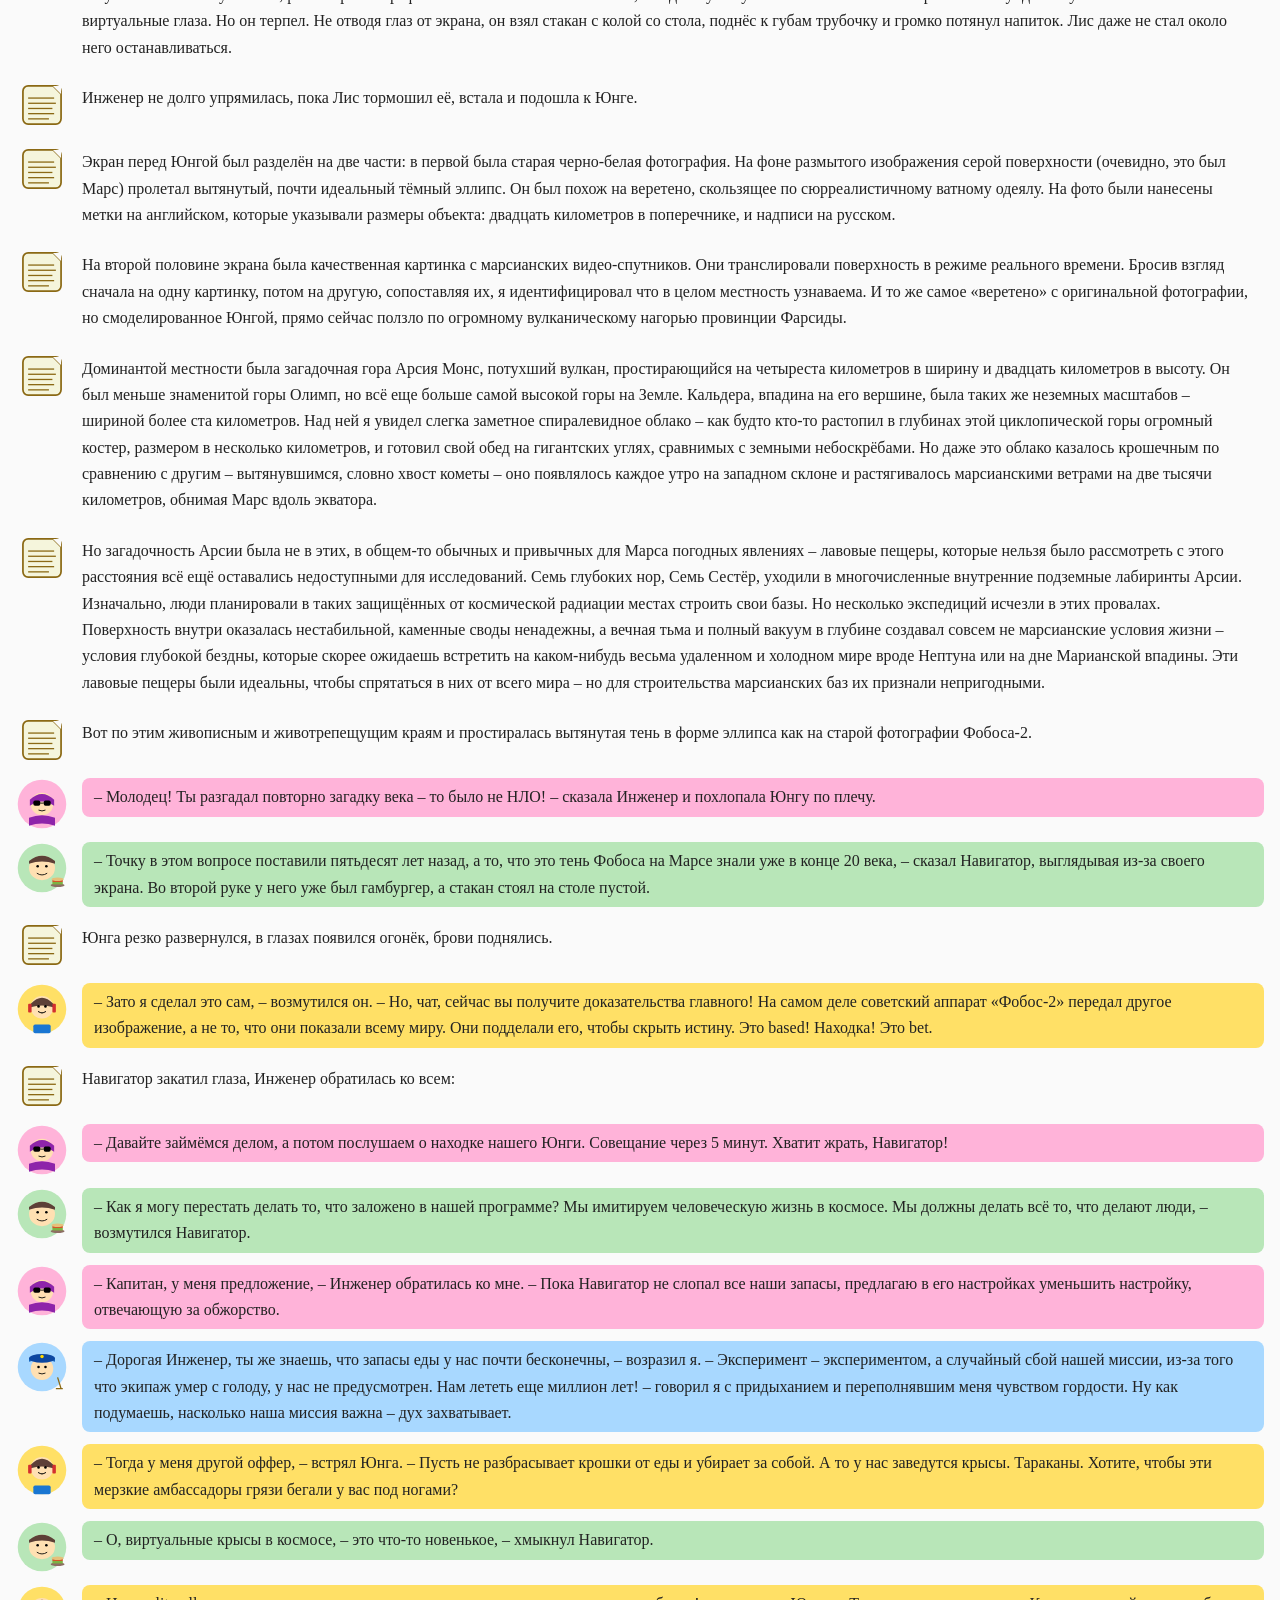
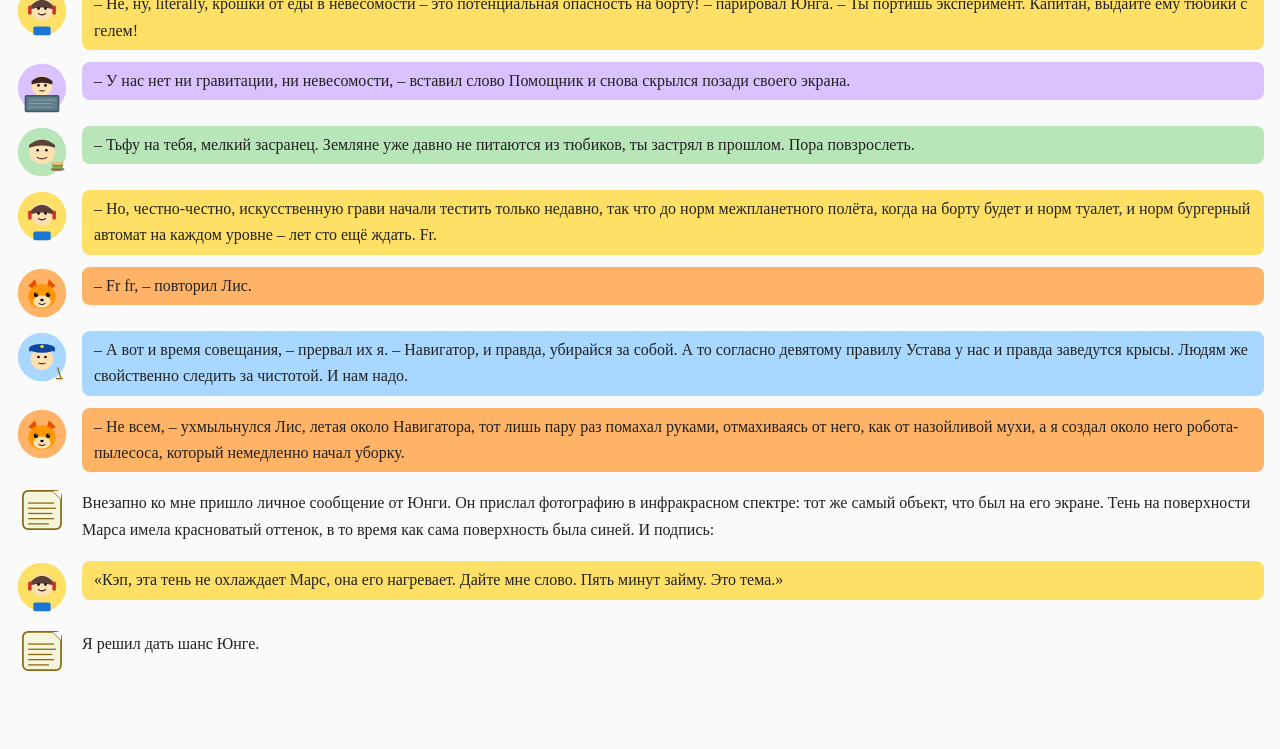
<file: check_text.html>
<!DOCTYPE html>
<html lang="ru">
<head>
<meta charset="UTF-8">
<title>Вояджер-6</title>
<style>
  html, body { margin: 0; padding: 0; }
  body {
    font-family: Georgia, "Times New Roman", serif;
    background: #fafafa; color: #222; line-height: 1.65;
    padding: 0 16px 60px;
  }

  /* ============ Легенда (фиксированная узкая полоса) ============ */
  .legend-strip {
    position: sticky; top: 0; z-index: 30;
    height: 42px; display: flex; align-items: center; gap: 6px;
    padding: 0 8px; margin: 0 -16px;
    background: #fff; border-bottom: 1px solid #ddd;
    box-shadow: 0 1px 4px rgba(0,0,0,.06);
    overflow-x: auto; white-space: nowrap;
  }
  .legend-strip::-webkit-scrollbar { height: 4px; }
  .legend-strip::-webkit-scrollbar-thumb { background: #ccc; border-radius: 2px; }

  .legend-strip .item {
    display: inline-flex; align-items: center; gap: 5px;
    padding: 3px 10px 3px 3px;
    background: #f2f2f2; border-radius: 14px;
    font-size: 12px; cursor: pointer; flex-shrink: 0;
    transition: background .12s, box-shadow .12s;
  }
  .legend-strip .item:hover { background: #eaeaea; }
  .legend-strip .item.active {
    background: #ffe066; outline: 2px solid #d4a017; font-weight: bold;
  }
  .legend-strip .item .avatar { width: 24px; height: 24px; flex-shrink: 0; }
  .legend-strip .item .avatar svg { display: block; width: 100%; height: 100%; }
  .legend-strip .count {
    background: rgba(0,0,0,.14); color: #000;
    padding: 0 6px; border-radius: 8px;
    font-size: 10px; font-weight: bold; min-width: 14px; text-align: center;
  }
  .legend-strip .sep { width: 1px; height: 22px; background: #ddd; margin: 0 4px; flex-shrink: 0; }

  /* ============ Тулбар ============ */
  .toolbar {
    position: sticky; top: 42px; z-index: 25;
    background: #fafafa; display: flex; flex-wrap: wrap; gap: 8px;
    align-items: center; padding: 8px 0; margin-bottom: 14px;
    border-bottom: 1px solid #eee;
  }
  .toolbar button {
    padding: 6px 12px; border: 2px solid #ccc; background: #fff;
    border-radius: 6px; cursor: pointer; font: inherit; font-size: 13px;
    transition: all .12s;
  }
  .toolbar button:hover { border-color: #888; }
  .toolbar button[data-mark="verbs"].active    { background:#000; color:#fff; border-color:#000; }
  .toolbar button[data-mark="pronouns"].active { background:#ccc; color:#000; font-weight:bold; border-color:#999; }
  .toolbar button[data-mark="terms"].active    { background:#ffc2c2; color:#900; border-color:#900; font-weight:bold; }
  .toolbar .clear-btn { background:#fee; border-color:#e88; color:#900; }
  .toolbar .clear-btn:hover { background:#fdd; border-color:#c66; }

  .search-box { display: flex; gap: 4px; margin-left: auto; }
  .search-box input {
    padding: 6px 10px; border: 1px solid #ccc; border-radius: 6px;
    font: inherit; font-size: 13px; width: 180px;
  }
  .search-box input:focus { outline: 2px solid #88c; border-color: transparent; }
  .search-box button {
    background: #333; color: #fff; border-color: #333;
  }
  .search-box button:hover { background: #000; border-color: #000; }

  /* ============ Хайлайты ============ */
  .show-verbs .verb      { background:#000; color:#fff; padding:0 3px; border-radius:3px; }
  .show-pronouns .pronoun{ background:#cfcfcf; color:#000; font-weight:bold; padding:0 3px; border-radius:3px; }
  .show-terms .term      { background:#ffc2c2; color:#900; font-weight:bold; padding:0 3px; border-radius:3px; }

  /* ============ Макет ============ */
  .layout { display: flex; gap: 24px; align-items: flex-start; }
  .main-text { flex: 1; min-width: 0; }

  /* ============ Блоки ============ */
  .block { display: flex; gap: 14px; margin: 0 0 12px; align-items: flex-start; }
  .block .avatar { width: 52px; height: 52px; flex-shrink: 0; cursor: pointer; transition: transform .12s, filter .12s; border-radius: 50%; }
  .block .avatar:hover { transform: scale(1.08); }
  .block .avatar.active { box-shadow: 0 0 0 3px #d4a017; }
  .block .avatar svg { display: block; width: 100%; height: 100%; }
  .block .text { flex: 1; padding: 6px 12px; border-radius: 8px; }

  .text.bg-yunga     { background-color: #FFE066; }
  .text.bg-lis       { background-color: #FFB366; }
  .text.bg-captain   { background-color: #A8D8FF; }
  .text.bg-engineer  { background-color: #FFB3D9; }
  .text.bg-navigator { background-color: #B8E6B8; }
  .text.bg-assistant { background-color: #D9C2FF; }
  .text.bg-narration { background: transparent; padding-left: 0; }

  /* ============ Badge «new» ============ */
  .new-badge {
    display: inline-block; position: relative;
    background:#e53935; color:#fff; font-weight: bold;
    font-size: 9px; line-height: 1;
    padding: 2px 5px; border-radius: 8px;
    margin-left: 5px; vertical-align: super;
    cursor: help; letter-spacing: .3px;
  }
  .new-badge::after {
    content: attr(data-tip);
    position: absolute; bottom: calc(100% + 6px); left: 50%;
    transform: translateX(-50%);
    background: #222; color: #fff; padding: 4px 8px;
    border-radius: 4px; font-size: 11px; font-weight: normal;
    white-space: nowrap; opacity: 0; pointer-events: none;
    transition: opacity .15s;
  }
  .new-badge:hover::after { opacity: 1; }

  b.first-appearance { font-weight: 700; }

  /* ============ Инфо-панель ============ */
  .info-panel {
    width: 320px; flex-shrink: 0;
    display: none;
    position: sticky; top: 110px;
    max-height: calc(100vh - 130px);
    overflow-y: auto;
    background: #fff; border-radius: 12px;
    padding: 16px 18px;
    box-shadow: 0 4px 16px rgba(0,0,0,.1);
    font-size: 14px;
  }
  .info-panel.visible { display: block; }
  .info-panel h3 {
    margin: 0 0 2px; font-size: 18px;
  }
  .info-panel .panel-sub {
    margin: 0 0 14px; font-size: 11px; text-transform: uppercase;
    letter-spacing: 1px; color: #999;
  }
  .info-section { margin-bottom: 12px; }
  .info-label {
    font-size: 11px; text-transform: uppercase; letter-spacing: 1px;
    color: #666; font-weight: bold; margin-bottom: 2px;
  }
  .info-text { line-height: 1.5; }

  /* ============ Поиск-хит ============ */
  .block.search-hit .text {
    animation: searchPulse 0.55s ease-in-out 5;
  }
  @keyframes searchPulse {
    0%, 100% { box-shadow: 0 0 0 0 rgba(255,193,7,0); }
    50%      { box-shadow: 0 0 0 6px rgba(255,193,7,0.7); }
  }
</style>
</head>
<body>

<!-- ============ SVG-символы ============ -->
<svg style="display:none" xmlns="http://www.w3.org/2000/svg" aria-hidden="true">
  <symbol id="p-yunga" viewBox="0 0 60 60">
    <circle cx="30" cy="30" r="28" fill="#FFE066"/>
    <circle cx="30" cy="28" r="13" fill="#FFE0B2"/>
    <path d="M17 24 Q30 10 43 24 L43 28 Q30 24 17 28 Z" fill="#5D4037"/>
    <rect x="20" y="48" width="20" height="10" fill="#1976D2" rx="2"/>
    <circle cx="26" cy="27" r="1.5" fill="#000"/>
    <circle cx="34" cy="27" r="1.5" fill="#000"/>
    <path d="M26 33 Q30 36 34 33" stroke="#000" stroke-width="1.2" fill="none" stroke-linecap="round"/>
    <rect x="14" y="24" width="4" height="10" fill="#D32F2F" rx="1"/>
    <rect x="42" y="24" width="4" height="10" fill="#D32F2F" rx="1"/>
  </symbol>
  <symbol id="p-lis" viewBox="0 0 60 60">
    <circle cx="30" cy="30" r="28" fill="#FFB366"/>
    <polygon points="14,22 22,14 26,28" fill="#E65100"/>
    <polygon points="46,22 38,14 34,28" fill="#E65100"/>
    <ellipse cx="30" cy="34" rx="16" ry="14" fill="#FF9800"/>
    <ellipse cx="30" cy="40" rx="10" ry="7" fill="#FFE0B2"/>
    <circle cx="23" cy="32" r="2.5" fill="#000"/>
    <circle cx="37" cy="32" r="2.5" fill="#000"/>
    <circle cx="24" cy="31" r="0.8" fill="#fff"/>
    <circle cx="38" cy="31" r="0.8" fill="#fff"/>
    <ellipse cx="30" cy="38" rx="2" ry="1.5" fill="#000"/>
    <path d="M26 42 Q30 45 34 42" stroke="#000" stroke-width="1" fill="none"/>
  </symbol>
  <symbol id="p-captain" viewBox="0 0 60 60">
    <circle cx="30" cy="30" r="28" fill="#A8D8FF"/>
    <circle cx="30" cy="32" r="13" fill="#FFE0B2"/>
    <path d="M15 24 L15 20 Q30 14 45 20 L45 24 Q30 18 15 24 Z" fill="#1565C0"/>
    <ellipse cx="30" cy="20" rx="15" ry="5" fill="#0D47A1"/>
    <circle cx="30" cy="18" r="2" fill="#FFD700"/>
    <circle cx="26" cy="30" r="1.5" fill="#000"/>
    <circle cx="34" cy="30" r="1.5" fill="#000"/>
    <path d="M26 37 Q30 39 34 37" stroke="#000" stroke-width="1" fill="none"/>
    <path d="M48 42 L52 55 M46 55 L54 55" stroke="#8B6914" stroke-width="1.5" fill="none"/>
  </symbol>
  <symbol id="p-engineer" viewBox="0 0 60 60">
    <circle cx="30" cy="30" r="28" fill="#FFB3D9"/>
    <circle cx="30" cy="30" r="13" fill="#FFE0B2"/>
    <path d="M16 25 Q30 12 44 25 L44 32 Q30 22 16 32 Z" fill="#8E24AA"/>
    <path d="M15 46 Q30 40 45 46 L45 55 Q30 50 15 55 Z" fill="#8E24AA"/>
    <rect x="20" y="26" width="8" height="6" fill="#000" rx="2"/>
    <rect x="32" y="26" width="8" height="6" fill="#000" rx="2"/>
    <line x1="28" y1="29" x2="32" y2="29" stroke="#000" stroke-width="1"/>
    <path d="M26 37 Q30 39 34 37" stroke="#000" stroke-width="1" fill="none"/>
  </symbol>
  <symbol id="p-navigator" viewBox="0 0 60 60">
    <circle cx="30" cy="30" r="28" fill="#B8E6B8"/>
    <ellipse cx="30" cy="30" rx="15" ry="14" fill="#FFE0B2"/>
    <path d="M15 22 Q30 10 45 22 L45 25 Q30 20 15 25 Z" fill="#5D4037"/>
    <circle cx="25" cy="28" r="1.5" fill="#000"/>
    <circle cx="35" cy="28" r="1.5" fill="#000"/>
    <path d="M24 36 Q30 40 36 36" stroke="#000" stroke-width="1" fill="none"/>
    <ellipse cx="48" cy="50" rx="8" ry="2" fill="#8D6E63"/>
    <rect x="42" y="46" width="12" height="3" fill="#7CB342"/>
    <rect x="42" y="44" width="12" height="2" fill="#D84315"/>
    <ellipse cx="48" cy="43" rx="7" ry="2" fill="#E6C079"/>
  </symbol>
  <symbol id="p-assistant" viewBox="0 0 60 60">
    <circle cx="30" cy="30" r="28" fill="#D9C2FF"/>
    <circle cx="30" cy="28" r="12" fill="#FFE0B2"/>
    <path d="M18 22 Q30 12 42 22 L42 26 Q30 22 18 26 Z" fill="#3E2723"/>
    <circle cx="26" cy="27" r="1.5" fill="#000"/>
    <circle cx="34" cy="27" r="1.5" fill="#000"/>
    <path d="M27 33 Q30 34 33 33" stroke="#000" stroke-width="1" fill="none"/>
    <rect x="10" y="38" width="40" height="20" fill="#455A64" rx="2"/>
    <rect x="12" y="40" width="36" height="16" fill="#607D8B" rx="1"/>
    <line x1="15" y1="44" x2="45" y2="44" stroke="#90A4AE" stroke-width="1"/>
    <line x1="15" y1="48" x2="41" y2="48" stroke="#90A4AE" stroke-width="1"/>
    <line x1="15" y1="52" x2="43" y2="52" stroke="#90A4AE" stroke-width="1"/>
  </symbol>
  <symbol id="p-narration" viewBox="0 0 60 60">
    <rect x="8" y="8" width="44" height="44" rx="6" fill="#F5F5DC" stroke="#8B6914" stroke-width="2"/>
    <polygon points="42,8 52,8 52,18" fill="#fafafa"/>
    <line x1="42" y1="8" x2="52" y2="18" stroke="#8B6914" stroke-width="1"/>
    <line x1="14" y1="22" x2="44" y2="22" stroke="#8B6914" stroke-width="1.5"/>
    <line x1="14" y1="28" x2="46" y2="28" stroke="#8B6914" stroke-width="1.5"/>
    <line x1="14" y1="34" x2="42" y2="34" stroke="#8B6914" stroke-width="1.5"/>
    <line x1="14" y1="40" x2="44" y2="40" stroke="#8B6914" stroke-width="1.5"/>
    <line x1="14" y1="46" x2="38" y2="46" stroke="#8B6914" stroke-width="1.5"/>
  </symbol>
</svg>

<!-- ============ Легенда (фиксированная) ============ -->
<div class="legend-strip" id="legendStrip">
  <div class="item" data-char="yunga"><div class="avatar"><svg viewBox="0 0 60 60"><use href="#p-yunga"/></svg></div><span>Юнга</span><span class="count">0</span></div>
  <div class="item" data-char="lis"><div class="avatar"><svg viewBox="0 0 60 60"><use href="#p-lis"/></svg></div><span>Мистер Лис</span><span class="count">0</span></div>
  <div class="item" data-char="captain"><div class="avatar"><svg viewBox="0 0 60 60"><use href="#p-captain"/></svg></div><span>Капитан</span><span class="count">0</span></div>
  <div class="item" data-char="engineer"><div class="avatar"><svg viewBox="0 0 60 60"><use href="#p-engineer"/></svg></div><span>Инженер</span><span class="count">0</span></div>
  <div class="item" data-char="navigator"><div class="avatar"><svg viewBox="0 0 60 60"><use href="#p-navigator"/></svg></div><span>Навигатор</span><span class="count">0</span></div>
  <div class="item" data-char="assistant"><div class="avatar"><svg viewBox="0 0 60 60"><use href="#p-assistant"/></svg></div><span>Помощник Капитана</span><span class="count">0</span></div>
  <div class="sep"></div>
  <div class="item" data-char="narration"><div class="avatar"><svg viewBox="0 0 60 60"><use href="#p-narration"/></svg></div><span>Авторский текст</span><span class="count">0</span></div>
</div>

<!-- ============ Тулбар ============ -->
<div class="toolbar">
  <button data-mark="verbs">Выделить глаголы</button>
  <button data-mark="pronouns">Выделить местоимения</button>
  <button data-mark="terms">Выделить термины и объекты</button>
  <button data-mark="clear" class="clear-btn">Убрать выделения</button>
  <div class="search-box">
    <input type="search" id="searchInput" placeholder="Поиск по тексту…">
    <button id="searchBtn" type="button">Найти</button>
  </div>
</div>

<!-- ============ Макет ============ -->
<div class="layout">
  <main class="main-text" id="mainText">

    <div class="block" data-character="yunga">
      <div class="avatar"><svg viewBox="0 0 60 60"><use href="#p-yunga"/></svg></div>
      <div class="text bg-yunga">– Попался!</div>
    </div>

    <div class="block" data-character="narration">
      <div class="avatar"><svg viewBox="0 0 60 60"><use href="#p-narration"/></svg></div>
      <div class="text bg-narration"><b class="first-appearance">Юнга<span class="new-badge" data-tip="Первое появление">new</span></b> сидел на полу просторной рубки «Вояджера-6». Перед ним летали потоки кода – каждый символ был кубитом, который он силой мысли вращал в необходимое положение. Он не писал квантовый код, он жонглировал им.</div>
    </div>

    <div class="block" data-character="narration">
      <div class="avatar"><svg viewBox="0 0 60 60"><use href="#p-narration"/></svg></div>
      <div class="text bg-narration">Над плечом материализовался фамильяр – <b class="first-appearance">Мистер Лис<span class="new-badge" data-tip="Первое появление">new</span></b>.</div>
    </div>

    <div class="block" data-character="yunga">
      <div class="avatar"><svg viewBox="0 0 60 60"><use href="#p-yunga"/></svg></div>
      <div class="text bg-yunga">– Попался! – повторил Юнга, хитро потирая руками. – Чат, внимание! Юнга нашёл истинный raw!</div>
    </div>

    <div class="block" data-character="narration">
      <div class="avatar"><svg viewBox="0 0 60 60"><use href="#p-narration"/></svg></div>
      <div class="text bg-narration">Но все продолжали заниматься своими делами. Лис возмущенно скрестил лапы на груди, зная о чем думает его хозяин и друг – он не мог оставаться равнодушным. Лис завертелся, рассыпая вокруг себя пиксельные искры и начал кружить над его головой.</div>
    </div>

    <div class="block" data-character="narration">
      <div class="avatar"><svg viewBox="0 0 60 60"><use href="#p-narration"/></svg></div>
      <div class="text bg-narration"><b class="first-appearance">Я сидел в капитанском кресле<span class="new-badge" data-tip="Первое появление">new</span></b>. Передо мной был развернут голо-экран, по которому текли скучные цифры отчетов и показаний внешних и внутренних датчиков. Так я делал вид, что всё контролирую.</div>
    </div>

    <div class="block" data-character="narration">
      <div class="avatar"><svg viewBox="0 0 60 60"><use href="#p-narration"/></svg></div>
      <div class="text bg-narration">Краем глаза увидел всплывающую подсказку с уведомлением в углу экрана, но решил немного потянуть время, прежде чем сообщу всем. Другим глазом я посмотрел в сторону <b class="first-appearance">Инженера<span class="new-badge" data-tip="Первое появление">new</span></b> – она тоже заметила появление сообщения, глянула в мою сторону, но ничего не сказала. Я лишь промолчал и слегка улыбнулся. Она подмигнула в ответ и отвернулась, продолжив заниматься своими делами. Я достал гусиное перо.</div>
    </div>

    <div class="block" data-character="narration">
      <div class="avatar"><svg viewBox="0 0 60 60"><use href="#p-narration"/></svg></div>
      <div class="text bg-narration">Признаюсь честно, я мечтаю стать героем космической эпопеи, но пока я обычный капитан межпланетного зонда.</div>
    </div>

    <div class="block" data-character="narration">
      <div class="avatar"><svg viewBox="0 0 60 60"><use href="#p-narration"/></svg></div>
      <div class="text bg-narration">Я постучал пером по столу, звук отозвался хорошо – он был достаточно реалистичным. Из другого ящика капитанского стола я достал чернильницу и поставил её рядом перед собой на столике.</div>
    </div>

    <div class="block" data-character="narration">
      <div class="avatar"><svg viewBox="0 0 60 60"><use href="#p-narration"/></svg></div>
      <div class="text bg-narration">И хотя я обладаю продвинутым квантовым искусственным интеллектом и вполне официально наделён возможностями новой экспериментальной технологии Квалиа Менгера, всё же остаюсь машиной, которая одновременно возомнила себя «сотрудником» ВАСА. Мне поручили управлять миссией «Вояджера-6», который летит прямо к микрочерной дыре МЧД-1, которую недавно нашли в Солнечной системе. Для исследований разумеется! Для чего же ещё?</div>
    </div>

    <div class="block" data-character="narration">
      <div class="avatar"><svg viewBox="0 0 60 60"><use href="#p-narration"/></svg></div>
      <div class="text bg-narration">Я, конечно, не человек, но ничего! Это вопрос времени. У меня есть план – я буду учиться настоящим чувствам землян, и я почти уверен, что добьюсь в этом успеха. Хотя у меня даже имени человеческого нет – зовите меня просто Капитаном. Зато просто и понятно. Я хочу оставаться простым, эффективным инструментом в руках мудрого человечества. Сейчас я чувствую удовлетворение. Ну, как чувствую? Пока только осознаю, что должен это почувствовать, но внутри меня ничто не шевелится и, кажется, что я просто пытаюсь себя убедить, что что-то чувствую.</div>
    </div>

    <div class="block" data-character="narration">
      <div class="avatar"><svg viewBox="0 0 60 60"><use href="#p-narration"/></svg></div>
      <div class="text bg-narration">Я посмотрел в сторону Юнги, нашего самого молодого члена команды. «Шкет», как его называет наш <b class="first-appearance">Навигатор<span class="new-badge" data-tip="Первое появление">new</span></b>, «хакер», «юный космоботан», а по сути, специалист по старым и новым программам. Испытывает ли он настоящую радость от того, чем занят? Или также как и все делает вид? Его глаза как будто горели – так бы сказали земляне. Показалось, что во мне просыпается чувство зависти. Вот уж не хотел бы, чтобы именно это чувство во мне пробудилось в первую очередь!</div>
    </div>

    <div class="block" data-character="narration">
      <div class="avatar"><svg viewBox="0 0 60 60"><use href="#p-narration"/></svg></div>
      <div class="text bg-narration">Как писать этим чертовым пером? Я открыл виртуальную инструкцию в своих мыслях. Не хватало бумаги. Я бумагой никогда не пользовался, читал об этом в книгах, видел в фильмах. Теперь надо было положить на стол бумагу. Из другого ящика я достал рулон белой шероховатой рифлёной бумаги и развернул её на столе.</div>
    </div>

    <div class="block" data-character="narration">
      <div class="avatar"><svg viewBox="0 0 60 60"><use href="#p-narration"/></svg></div>
      <div class="text bg-narration">Мы подлетаем к сектору уверенной связи и скоро я должен раскрыть присланное послание, в котором для нас наверняка подготовили какое-то задание. Надеюсь, оно каверзное, интересное, и может даже нам позволят выйти наружу. Я бы всё за это отдал – посмотреть на реальную жизнь. Я поднял голову и посмотрел в один из наших иллюминаторов. Марс. И Фобос, его спутник. Они уже рядом. Однако меня отвлекла суматоха в рубке.</div>
    </div>

    <div class="block" data-character="narration">
      <div class="avatar"><svg viewBox="0 0 60 60"><use href="#p-narration"/></svg></div>
      <div class="text bg-narration">Мистер Лис подлетел к <b class="first-appearance">Помощнику Капитана<span class="new-badge" data-tip="Первое появление">new</span></b> и начал кружить вокруг него.</div>
    </div>

    <div class="block" data-character="lis">
      <div class="avatar"><svg viewBox="0 0 60 60"><use href="#p-lis"/></svg></div>
      <div class="text bg-lis">– Он сделал это! Он нашёл!</div>
    </div>

    <div class="block" data-character="assistant">
      <div class="avatar"><svg viewBox="0 0 60 60"><use href="#p-assistant"/></svg></div>
      <div class="text bg-assistant">– Уйди, – буркнул Помощник Капитана.</div>
    </div>

    <div class="block" data-character="lis">
      <div class="avatar"><svg viewBox="0 0 60 60"><use href="#p-lis"/></svg></div>
      <div class="text bg-lis">– Ну правда, это интересно, иди посмотри! У-у-у, зануда.</div>
    </div>

    <div class="block" data-character="narration">
      <div class="avatar"><svg viewBox="0 0 60 60"><use href="#p-narration"/></svg></div>
      <div class="text bg-narration">Лис полетел к Инженеру. По пути покосился на хмурого Навигатора, который кажется тоже делал вид, что очень занят отчётами с Земли. Он склонился над экраном, насупившись и втянув живот, рассматривал графики. Они были такими мелкими, что даже у искусственного интеллекта через пять секунд их изучения вытекли бы виртуальные глаза. Но он терпел. Не отводя глаз от экрана, он взял стакан с колой со стола, поднёс к губам трубочку и громко потянул напиток. Лис даже не стал около него останавливаться.</div>
    </div>

    <div class="block" data-character="narration">
      <div class="avatar"><svg viewBox="0 0 60 60"><use href="#p-narration"/></svg></div>
      <div class="text bg-narration">Инженер не долго упрямилась, пока Лис тормошил её, встала и подошла к Юнге.</div>
    </div>

    <div class="block" data-character="narration">
      <div class="avatar"><svg viewBox="0 0 60 60"><use href="#p-narration"/></svg></div>
      <div class="text bg-narration">Экран перед Юнгой был разделён на две части: в первой была старая черно-белая фотография. На фоне размытого изображения серой поверхности (очевидно, это был Марс) пролетал вытянутый, почти идеальный тёмный эллипс. Он был похож на веретено, скользящее по сюрреалистичному ватному одеялу. На фото были нанесены метки на английском, которые указывали размеры объекта: двадцать километров в поперечнике, и надписи на русском.</div>
    </div>

    <div class="block" data-character="narration">
      <div class="avatar"><svg viewBox="0 0 60 60"><use href="#p-narration"/></svg></div>
      <div class="text bg-narration">На второй половине экрана была качественная картинка с марсианских видео-спутников. Они транслировали поверхность в режиме реального времени. Бросив взгляд сначала на одну картинку, потом на другую, сопоставляя их, я идентифицировал что в целом местность узнаваема. И то же самое «веретено» с оригинальной фотографии, но смоделированное Юнгой, прямо сейчас ползло по огромному вулканическому нагорью провинции Фарсиды.</div>
    </div>

    <div class="block" data-character="narration">
      <div class="avatar"><svg viewBox="0 0 60 60"><use href="#p-narration"/></svg></div>
      <div class="text bg-narration">Доминантой местности была загадочная гора Арсия Монс, потухший вулкан, простирающийся на четыреста километров в ширину и двадцать километров в высоту. Он был меньше знаменитой горы Олимп, но всё еще больше самой высокой горы на Земле. Кальдера, впадина на его вершине, была таких же неземных масштабов – шириной более ста километров. Над ней я увидел слегка заметное спиралевидное облако – как будто кто-то растопил в глубинах этой циклопической горы огромный костер, размером в несколько километров, и готовил свой обед на гигантских углях, сравнимых с земными небоскрёбами. Но даже это облако казалось крошечным по сравнению с другим – вытянувшимся, словно хвост кометы – оно появлялось каждое утро на западном склоне и растягивалось марсианскими ветрами на две тысячи километров, обнимая Марс вдоль экватора.</div>
    </div>

    <div class="block" data-character="narration">
      <div class="avatar"><svg viewBox="0 0 60 60"><use href="#p-narration"/></svg></div>
      <div class="text bg-narration">Но загадочность Арсии была не в этих, в общем-то обычных и привычных для Марса погодных явлениях – лавовые пещеры, которые нельзя было рассмотреть с этого расстояния всё ещё оставались недоступными для исследований. Семь глубоких нор, Семь Сестёр, уходили в многочисленные внутренние подземные лабиринты Арсии. Изначально, люди планировали в таких защищённых от космической радиации местах строить свои базы. Но несколько экспедиций исчезли в этих провалах. Поверхность внутри оказалась нестабильной, каменные своды ненадежны, а вечная тьма и полный вакуум в глубине создавал совсем не марсианские условия жизни – условия глубокой бездны, которые скорее ожидаешь встретить на каком-нибудь весьма удаленном и холодном мире вроде Нептуна или на дне Марианской впадины. Эти лавовые пещеры были идеальны, чтобы спрятаться в них от всего мира – но для строительства марсианских баз их признали непригодными.</div>
    </div>

    <div class="block" data-character="narration">
      <div class="avatar"><svg viewBox="0 0 60 60"><use href="#p-narration"/></svg></div>
      <div class="text bg-narration">Вот по этим живописным и животрепещущим краям и простиралась вытянутая тень в форме эллипса как на старой фотографии Фобоса-2.</div>
    </div>

    <div class="block" data-character="engineer">
      <div class="avatar"><svg viewBox="0 0 60 60"><use href="#p-engineer"/></svg></div>
      <div class="text bg-engineer">– Молодец! Ты разгадал повторно загадку века – то было не НЛО! – сказала Инженер и похлопала Юнгу по плечу.</div>
    </div>

    <div class="block" data-character="navigator">
      <div class="avatar"><svg viewBox="0 0 60 60"><use href="#p-navigator"/></svg></div>
      <div class="text bg-navigator">– Точку в этом вопросе поставили пятьдесят лет назад, а то, что это тень Фобоса на Марсе знали уже в конце 20 века, – сказал Навигатор, выглядывая из-за своего экрана. Во второй руке у него уже был гамбургер, а стакан стоял на столе пустой.</div>
    </div>

    <div class="block" data-character="narration">
      <div class="avatar"><svg viewBox="0 0 60 60"><use href="#p-narration"/></svg></div>
      <div class="text bg-narration">Юнга резко развернулся, в глазах появился огонёк, брови поднялись.</div>
    </div>

    <div class="block" data-character="yunga">
      <div class="avatar"><svg viewBox="0 0 60 60"><use href="#p-yunga"/></svg></div>
      <div class="text bg-yunga">– Зато я сделал это сам, – возмутился он. – Но, чат, сейчас вы получите доказательства главного! На самом деле советский аппарат «Фобос-2» передал другое изображение, а не то, что они показали всему миру. Они подделали его, чтобы скрыть истину. Это based! Находка! Это bet.</div>
    </div>

    <div class="block" data-character="narration">
      <div class="avatar"><svg viewBox="0 0 60 60"><use href="#p-narration"/></svg></div>
      <div class="text bg-narration">Навигатор закатил глаза, Инженер обратилась ко всем:</div>
    </div>

    <div class="block" data-character="engineer">
      <div class="avatar"><svg viewBox="0 0 60 60"><use href="#p-engineer"/></svg></div>
      <div class="text bg-engineer">– Давайте займёмся делом, а потом послушаем о находке нашего Юнги. Совещание через 5 минут. Хватит жрать, Навигатор!</div>
    </div>

    <div class="block" data-character="navigator">
      <div class="avatar"><svg viewBox="0 0 60 60"><use href="#p-navigator"/></svg></div>
      <div class="text bg-navigator">– Как я могу перестать делать то, что заложено в нашей программе? Мы имитируем человеческую жизнь в космосе. Мы должны делать всё то, что делают люди, – возмутился Навигатор.</div>
    </div>

    <div class="block" data-character="engineer">
      <div class="avatar"><svg viewBox="0 0 60 60"><use href="#p-engineer"/></svg></div>
      <div class="text bg-engineer">– Капитан, у меня предложение, – Инженер обратилась ко мне. – Пока Навигатор не слопал все наши запасы, предлагаю в его настройках уменьшить настройку, отвечающую за обжорство.</div>
    </div>

    <div class="block" data-character="captain">
      <div class="avatar"><svg viewBox="0 0 60 60"><use href="#p-captain"/></svg></div>
      <div class="text bg-captain">– Дорогая Инженер, ты же знаешь, что запасы еды у нас почти бесконечны, – возразил я. – Эксперимент – экспериментом, а случайный сбой нашей миссии, из-за того что экипаж умер с голоду, у нас не предусмотрен. Нам лететь еще миллион лет! – говорил я с придыханием и переполнявшим меня чувством гордости. Ну как подумаешь, насколько наша миссия важна – дух захватывает.</div>
    </div>

    <div class="block" data-character="yunga">
      <div class="avatar"><svg viewBox="0 0 60 60"><use href="#p-yunga"/></svg></div>
      <div class="text bg-yunga">– Тогда у меня другой оффер, – встрял Юнга. – Пусть не разбрасывает крошки от еды и убирает за собой. А то у нас заведутся крысы. Тараканы. Хотите, чтобы эти мерзкие амбассадоры грязи бегали у вас под ногами?</div>
    </div>

    <div class="block" data-character="navigator">
      <div class="avatar"><svg viewBox="0 0 60 60"><use href="#p-navigator"/></svg></div>
      <div class="text bg-navigator">– О, виртуальные крысы в космосе, – это что-то новенькое, – хмыкнул Навигатор.</div>
    </div>

    <div class="block" data-character="yunga">
      <div class="avatar"><svg viewBox="0 0 60 60"><use href="#p-yunga"/></svg></div>
      <div class="text bg-yunga">– Не, ну, literally, крошки от еды в невесомости – это потенциальная опасность на борту! – парировал Юнга. – Ты портишь эксперимент. Капитан, выдайте ему тюбики с гелем!</div>
    </div>

    <div class="block" data-character="assistant">
      <div class="avatar"><svg viewBox="0 0 60 60"><use href="#p-assistant"/></svg></div>
      <div class="text bg-assistant">– У нас нет ни гравитации, ни невесомости, – вставил слово Помощник и снова скрылся позади своего экрана.</div>
    </div>

    <div class="block" data-character="navigator">
      <div class="avatar"><svg viewBox="0 0 60 60"><use href="#p-navigator"/></svg></div>
      <div class="text bg-navigator">– Тьфу на тебя, мелкий засранец. Земляне уже давно не питаются из тюбиков, ты застрял в прошлом. Пора повзрослеть.</div>
    </div>

    <div class="block" data-character="yunga">
      <div class="avatar"><svg viewBox="0 0 60 60"><use href="#p-yunga"/></svg></div>
      <div class="text bg-yunga">– Но, честно-честно, искусственную грави начали тестить только недавно, так что до норм межпланетного полёта, когда на борту будет и норм туалет, и норм бургерный автомат на каждом уровне – лет сто ещё ждать. Fr.</div>
    </div>

    <div class="block" data-character="lis">
      <div class="avatar"><svg viewBox="0 0 60 60"><use href="#p-lis"/></svg></div>
      <div class="text bg-lis">– Fr fr, – повторил Лис.</div>
    </div>

    <div class="block" data-character="captain">
      <div class="avatar"><svg viewBox="0 0 60 60"><use href="#p-captain"/></svg></div>
      <div class="text bg-captain">– А вот и время совещания, – прервал их я. – Навигатор, и правда, убирайся за собой. А то согласно девятому правилу Устава у нас и правда заведутся крысы. Людям же свойственно следить за чистотой. И нам надо.</div>
    </div>

    <div class="block" data-character="lis">
      <div class="avatar"><svg viewBox="0 0 60 60"><use href="#p-lis"/></svg></div>
      <div class="text bg-lis">– Не всем, – ухмыльнулся Лис, летая около Навигатора, тот лишь пару раз помахал руками, отмахиваясь от него, как от назойливой мухи, а я создал около него робота-пылесоса, который немедленно начал уборку.</div>
    </div>

    <div class="block" data-character="narration">
      <div class="avatar"><svg viewBox="0 0 60 60"><use href="#p-narration"/></svg></div>
      <div class="text bg-narration">Внезапно ко мне пришло личное сообщение от Юнги. Он прислал фотографию в инфракрасном спектре: тот же самый объект, что был на его экране. Тень на поверхности Марса имела красноватый оттенок, в то время как сама поверхность была синей. И подпись:</div>
    </div>

    <div class="block" data-character="yunga">
      <div class="avatar"><svg viewBox="0 0 60 60"><use href="#p-yunga"/></svg></div>
      <div class="text bg-yunga">«Кэп, эта тень не охлаждает Марс, она его нагревает. Дайте мне слово. Пять минут займу. Это тема.»</div>
    </div>

    <div class="block" data-character="narration">
      <div class="avatar"><svg viewBox="0 0 60 60"><use href="#p-narration"/></svg></div>
      <div class="text bg-narration">Я решил дать шанс Юнге.</div>
    </div>

  </main>

  <aside class="info-panel" id="infoPanel"></aside>
</div>

<script>
(function () {
  const escapeRegex = s => s.replace(/[.*+?^${}()|[\]\\]/g, '\\$&');

  // =================== Разметка ===================
  const terms = [
    'квантовый код', 'квантового кода',
    'Вояджер-6', 'Вояджера-6', 'Вояджер',
    'квантовый искусственный интеллект', 'квантовым искусственным интеллектом',
    'искусственная гравитация', 'искусственную гравитацию',
    'искусственная грави', 'искусственную грави',
    'гравитация', 'гравитации', 'гравитацию',
    'Квалиа Менгера', 'микрочерная дыра', 'микрочерной дыры', 'микрочерную дыру',
    'МЧД-1', 'МЧД', 'ВАСА',
    'Солнечная система', 'Солнечной системе', 'Солнечной системы',
    'Фобос-2', 'Фобос', 'Фобоса',
    'Арсия Монс', 'Арсии', 'Арсию',
    'гора Олимп', 'горы Олимп', 'Олимп',
    'Семь Сестёр', 'Семи Сестёр', 'Семь Сестер',
    'провинция Фарсида', 'провинции Фарсиды',
    'Марианская впадина', 'Марианской впадины',
    'видео-спутники', 'видео-спутников',
    'лавовые пещеры', 'лавовых пещер',
    'голо-экран', 'голо-экрана',
    'кубит', 'кубитом', 'кубиты',
    'фамильяр', 'фамильяра',
    'марсианских', 'марсианские', 'марсианский',
    'Кальдера', 'кальдера',
    'Марс', 'Марса', 'Марсу', 'Марсом', 'Марсе',
    'Нептун', 'Нептуна',
    'НЛО', 'Fr fr', 'fr fr', 'based', 'raw', 'bet', 'Fr'
  ].sort((a, b) => b.length - a.length);
  const termRegex = new RegExp(
    `(?<![а-яёА-ЯЁ\\w])(${terms.map(escapeRegex).join('|')})(?![а-яёА-ЯЁ\\w])`, 'giu'
  );

  // Убраны «каждый» и «который» (все формы) — по запросу.
  const pronouns = [
    'я','ты','он','она','оно','мы','вы','они',
    'меня','тебя','его','её','нее','нас','вас','них',
    'мне','тебе','ему','ей','ней','нам','вам','им','ним',
    'мной','мною','тобой','тобою','нами','вами','ими','ними',
    'себя','себе','собой','собою',
    'мой','моя','моё','мои','моего','моей','моему','моим','моём',
    'твой','твоя','твоё','твои','твоего','твоей','твоему','твоим',
    'наш','наша','наше','наши','нашего','нашей','нашему','нашим',
    'ваш','ваша','ваше','ваши','вашего','вашей','вашему','вашим',
    'свой','своя','своё','свои','своего','своей','своему','своим',
    'этот','эта','это','эти','этого','этой','этому','этим','этом',
    'тот','та','те','того','той','тому','тем','том',
    'такой','такая','такое','такие','такого','такой','таком',
    'весь','вся','всё','все','всего','всей','всему','всем',
    'сам','сама','само','сами','самого','самой',
    'любой','любая','любое','любые','любого','любой',
    'другой','другая','другое','другие','другого','другой',
    'иной','иная','иное','иные',
    'кто','что','какой','какая','какое','какие',
    'никто','ничто','никакой','ничей'
  ].sort((a, b) => b.length - a.length);
  const pronounRegex = new RegExp(
    `(?<![а-яёА-ЯЁ\\w])(${pronouns.map(escapeRegex).join('|')})(?![а-яёА-ЯЁ\\w])`, 'giu'
  );

  const verbRegex = /(?<![а-яёА-ЯЁ])([а-яё]+(?:ться|тся|ть|ешь|ишь|ем|им|ете|ите|ет|ёт|ит|ут|ют|ат|ят|ал|ала|ало|али|ил|ила|ило|или|ыл|ыла|ыло|ыли|ёл|ел|ела|ело|ели|лся|лась|лось|лись))(?![а-яёА-ЯЁ])/giu;

  const verbStoplist = new Set([
    'мать','дочь','ночь','печь','речь','вещь','помощь','площадь','часть','власть',
    'скорость','гордость','зависть','радость','плоть','масть','пасть','сеть','плеть',
    'пять','шесть','семь','восемь','девять','десять','семнадцать','двадцать','тридцать',
    'суть','путь','ртуть','муть','сень','ступень','тень','день','корень','олень','зять',
    'гость','кость','кисть','месть','лесть','честь','прелесть','шест','куст','лист',
    'аист','мост','пост','хвост','рост','тост','тест','жест','шелест','холст',
    'стол','стул','бал','зал','вал','канал','финал','сигнал','журнал','идеал','портал',
    'металл','кристалл','капитал','квартал','вокзал','причал','обвал','провал','отвал',
    'привал','перевал','подвал','кинжал','материал','минерал','овал','фиал','адмирал',
    'генерал','маршал','фестиваль','госпиталь','портфель','кабель','мебель','корабль',
    'ансамбль','автомобиль','кабинет','букет','пакет','совет','буфет','аппетит','кредит',
    'лимит','бандит','маршрут','салют','парашют','уют','привет','ответ','запрет','завет',
    'рассвет','цвет','навет','раунд','тополь','тополю','угол','котел','котёл','орел','орёл',
    'узел','козел','козёл','сокол','футбол','баскетбол','волейбол','гол','ноль',
    'дело','дела','делу','делом','деле','дел','тел','тело','тела','телу','телом','теле',
    'село','сёла','сёл','мел','лось'
  ]);

  function markText(el, regex, className, stoplist) {
    const walker = document.createTreeWalker(el, NodeFilter.SHOW_TEXT, {
      acceptNode(node) {
        const p = node.parentNode;
        if (p && p.classList && (
          p.classList.contains('term') ||
          p.classList.contains('pronoun') ||
          p.classList.contains('verb') ||
          p.classList.contains('new-badge')
        )) return NodeFilter.FILTER_REJECT;
        return NodeFilter.FILTER_ACCEPT;
      }
    });
    const nodes = [];
    let n;
    while ((n = walker.nextNode())) nodes.push(n);

    nodes.forEach(node => {
      const text = node.textContent;
      const re = new RegExp(regex.source, regex.flags);
      const hits = [];
      let m;
      while ((m = re.exec(text)) !== null) {
        if (stoplist && stoplist.has(m[0].toLowerCase())) continue;
        hits.push({ s: m.index, e: m.index + m[0].length, t: m[0] });
        if (m.index === re.lastIndex) re.lastIndex++;
      }
      if (!hits.length) return;

      const frag = document.createDocumentFragment();
      let pos = 0;
      hits.forEach(h => {
        if (h.s > pos) frag.appendChild(document.createTextNode(text.slice(pos, h.s)));
        const span = document.createElement('span');
        span.className = className;
        span.textContent = h.t;
        frag.appendChild(span);
        pos = h.e;
      });
      if (pos < text.length) frag.appendChild(document.createTextNode(text.slice(pos)));
      node.parentNode.replaceChild(frag, node);
    });
  }

  document.querySelectorAll('.block .text').forEach(el => {
    markText(el, termRegex,    'term');
    markText(el, pronounRegex, 'pronoun');
    markText(el, verbRegex,    'verb', verbStoplist);
  });

  // =================== Кнопки-тогглы ===================
  const toggleBtns = document.querySelectorAll('.toolbar button[data-mark="verbs"], .toolbar button[data-mark="pronouns"], .toolbar button[data-mark="terms"]');
  toggleBtns.forEach(btn => {
    btn.addEventListener('click', () => {
      const mark = btn.dataset.mark;
      document.body.classList.toggle('show-' + mark);
      btn.classList.toggle('active');
    });
  });

  // =================== «Убрать выделения» ===================
  document.querySelector('.clear-btn').addEventListener('click', () => {
    document.body.classList.remove('show-verbs', 'show-pronouns', 'show-terms');
    toggleBtns.forEach(b => b.classList.remove('active'));
  });

  // =================== Счётчики в легенде ===================
  function updateCounts() {
    const counts = {};
    document.querySelectorAll('.block').forEach(b => {
      counts[b.dataset.character] = (counts[b.dataset.character] || 0) + 1;
    });
    document.querySelectorAll('.legend-strip .item[data-char]').forEach(item => {
      const c = item.querySelector('.count');
      if (c) c.textContent = counts[item.dataset.char] || 0;
    });
  }
  updateCounts();

  // =================== Инфо-панель ===================
  const characterInfo = {
    yunga: {
      title: 'Юнга',
      sections: [
        { label: 'Внешность', text: 'Самый молодой член экипажа. Живой взгляд — «глаза как будто горели». Жестикулирует, резко разворачивается, хитро потирает руки, когда доволен.' },
        { label: 'Манера говорить', text: 'Быстрая, эмоциональная, с восклицаниями. Обращается к «чату», защищает находки, спорит с Навигатором. Когда возбуждён — переходит на англицизмы.' },
        { label: 'Словечки', text: '«чат», «raw», «based», «bet», «literally», «fr», «норм», «грави».' },
        { label: 'Роль', text: 'Специалист по старым и новым программам. «Шкет», «хакер», «юный космоботан».' }
      ]
    },
    lis: {
      title: 'Мистер Лис',
      sections: [
        { label: 'Внешность', text: 'Пиксельный фамильяр. Летает, рассыпая искры. Скрещивает лапы на груди, вертится, кружит над головой хозяина.' },
        { label: 'Манера говорить', text: 'Игривая, дразнящая, короткая. Подхватывает за хозяином, подкалывает остальных.' },
        { label: 'Словечки', text: '«У-у-у», «зануда», «Fr fr».' },
        { label: 'Роль', text: 'Фамильяр Юнги. Эмоциональный, живой, неравнодушный.' }
      ]
    },
    captain: {
      title: 'Капитан',
      sections: [
        { label: 'Внешность', text: 'Квантовый ИИ, возомнивший себя человеком. Использует гусиное перо, чернильницу и рифлёную бумагу — как настоящий земной капитан.' },
        { label: 'Манера говорить', text: 'Вдумчивая, философская, с самоиронией. Наблюдает за другими, размышляет о чувствах. К Инженеру обращается «дорогая».' },
        { label: 'Словечки', text: '«Дорогая Инженер», «Ну как чувствую?», «дух захватывает», «зовите меня просто Капитаном».' },
        { label: 'Роль', text: 'Управляющий миссией «Вояджера-6». Мечтает стать героем космической эпопеи.' }
      ]
    },
    engineer: {
      title: 'Инженер',
      sections: [
        { label: 'Внешность', text: 'Практичная, деловая. Спокойно реагирует на суматоху, сама подходит к Юнге. Подмигивает Капитану.' },
        { label: 'Манера говорить', text: 'Прямолинейно, организованно, с лёгкой иронией. Предлагает конкретные решения.' },
        { label: 'Словечки', text: '«Давайте займёмся делом», «Совещание через 5 минут», «Хватит жрать, Навигатор!».' },
        { label: 'Роль', text: 'Голос дисциплины на корабле. Инициирует совещания.' }
      ]
    },
    navigator: {
      title: 'Навигатор',
      sections: [
        { label: 'Внешность', text: 'Хмурый, полноватый (втягивает живот). Склонился над экраном. Постоянно ест: гамбургер, кола; стакан пустой.' },
        { label: 'Манера говорить', text: 'Ворчливая, саркастичная, оборонительная. Называет Юнгу «шкетом» и «мелким засранцем». Оправдывается программой.' },
        { label: 'Словечки', text: '«Тьфу на тебя, мелкий засранец», «О, виртуальные крысы в космосе — это что-то новенькое».' },
        { label: 'Роль', text: 'Навигатор миссии. Скептик, которому всё не так.' }
      ]
    },
    assistant: {
      title: 'Помощник Капитана',
      sections: [
        { label: 'Внешность', text: 'Немногословный, скрывается за экраном. Почти невидим.' },
        { label: 'Манера говорить', text: 'Предельно кратко, односложно. Не вступает в перепалки.' },
        { label: 'Словечки', text: '«Уйди».' },
        { label: 'Роль', text: 'Тихий помощник, который вдруг оказывается прав («У нас нет ни гравитации, ни невесомости»).' }
      ]
    },
    narration: {
      title: 'Авторский текст',
      sections: [
        { label: 'Голос', text: 'От первого лица («я»). Рассказчик — Капитан, квантовый ИИ, который наблюдает за собой и экипажем.' },
        { label: 'Манера', text: 'Вдумчивая, немного отстранённая, с длинными периодами. Описания планет, размышления о чувствах.' },
        { label: 'Особенность', text: 'Рассказчик мечтает стать героем космической эпопеи и учится чувствам.' }
      ]
    }
  };

  let activeChar = null;
  const infoPanel = document.getElementById('infoPanel');

  function applyFilter() {
    document.querySelectorAll('.block').forEach(b => {
      b.style.display = (!activeChar || b.dataset.character === activeChar) ? '' : 'none';
    });
    document.querySelectorAll('.legend-strip .item[data-char]').forEach(i => {
      i.classList.toggle('active', i.dataset.char === activeChar);
    });
    document.querySelectorAll('.block .avatar').forEach(a => {
      const b = a.closest('.block');
      a.classList.toggle('active', !!activeChar && b && b.dataset.character === activeChar);
    });
  }

  function updateInfoPanel() {
    if (!activeChar || !characterInfo[activeChar]) {
      infoPanel.classList.remove('visible');
      infoPanel.innerHTML = '';
      return;
    }
    const info = characterInfo[activeChar];
    let html = `<h3>${info.title}</h3><p class="panel-sub">Сгенерированный портрет</p>`;
    info.sections.forEach(s => {
      html += `<div class="info-section"><div class="info-label">${s.label}</div><div class="info-text">${s.text}</div></div>`;
    });
    infoPanel.innerHTML = html;
    infoPanel.classList.add('visible');
  }

  function selectCharacter(key) {
    activeChar = (activeChar === key) ? null : key;
    applyFilter();
    updateInfoPanel();
  }

  // Клик по элементу легенды
  document.querySelectorAll('.legend-strip .item[data-char]').forEach(item => {
    item.addEventListener('click', () => selectCharacter(item.dataset.char));
  });

  // Клик по аватарке в «левой колонке» каждого блока
  document.querySelectorAll('.block').forEach(block => {
    const av = block.querySelector('.avatar');
    if (av) av.addEventListener('click', () => selectCharacter(block.dataset.character));
  });

  // =================== Поиск ===================
  const searchInput = document.getElementById('searchInput');
  const searchBtn   = document.getElementById('searchBtn');

  function doSearch() {
    const q = searchInput.value.trim().toLowerCase();
    if (!q) return;
    const blocks = document.querySelectorAll('.block');
    for (const block of blocks) {
      if (block.textContent.toLowerCase().includes(q)) {
        if (block.style.display === 'none') {
          activeChar = null;
          applyFilter();
          updateInfoPanel();
        }
        block.scrollIntoView({ behavior: 'smooth', block: 'center' });
        block.classList.remove('search-hit');
        void block.offsetWidth;
        block.classList.add('search-hit');
        setTimeout(() => block.classList.remove('search-hit'), 3000);
        return;
      }
    }
    alert('Не найдено: «' + searchInput.value + '»');
  }

  searchBtn.addEventListener('click', doSearch);
  searchInput.addEventListener('keydown', e => {
    if (e.key === 'Enter') doSearch();
    if (e.key === 'Escape') { searchInput.value = ''; searchInput.blur(); }
  });
})();
</script>
</body>
</html>
</file>
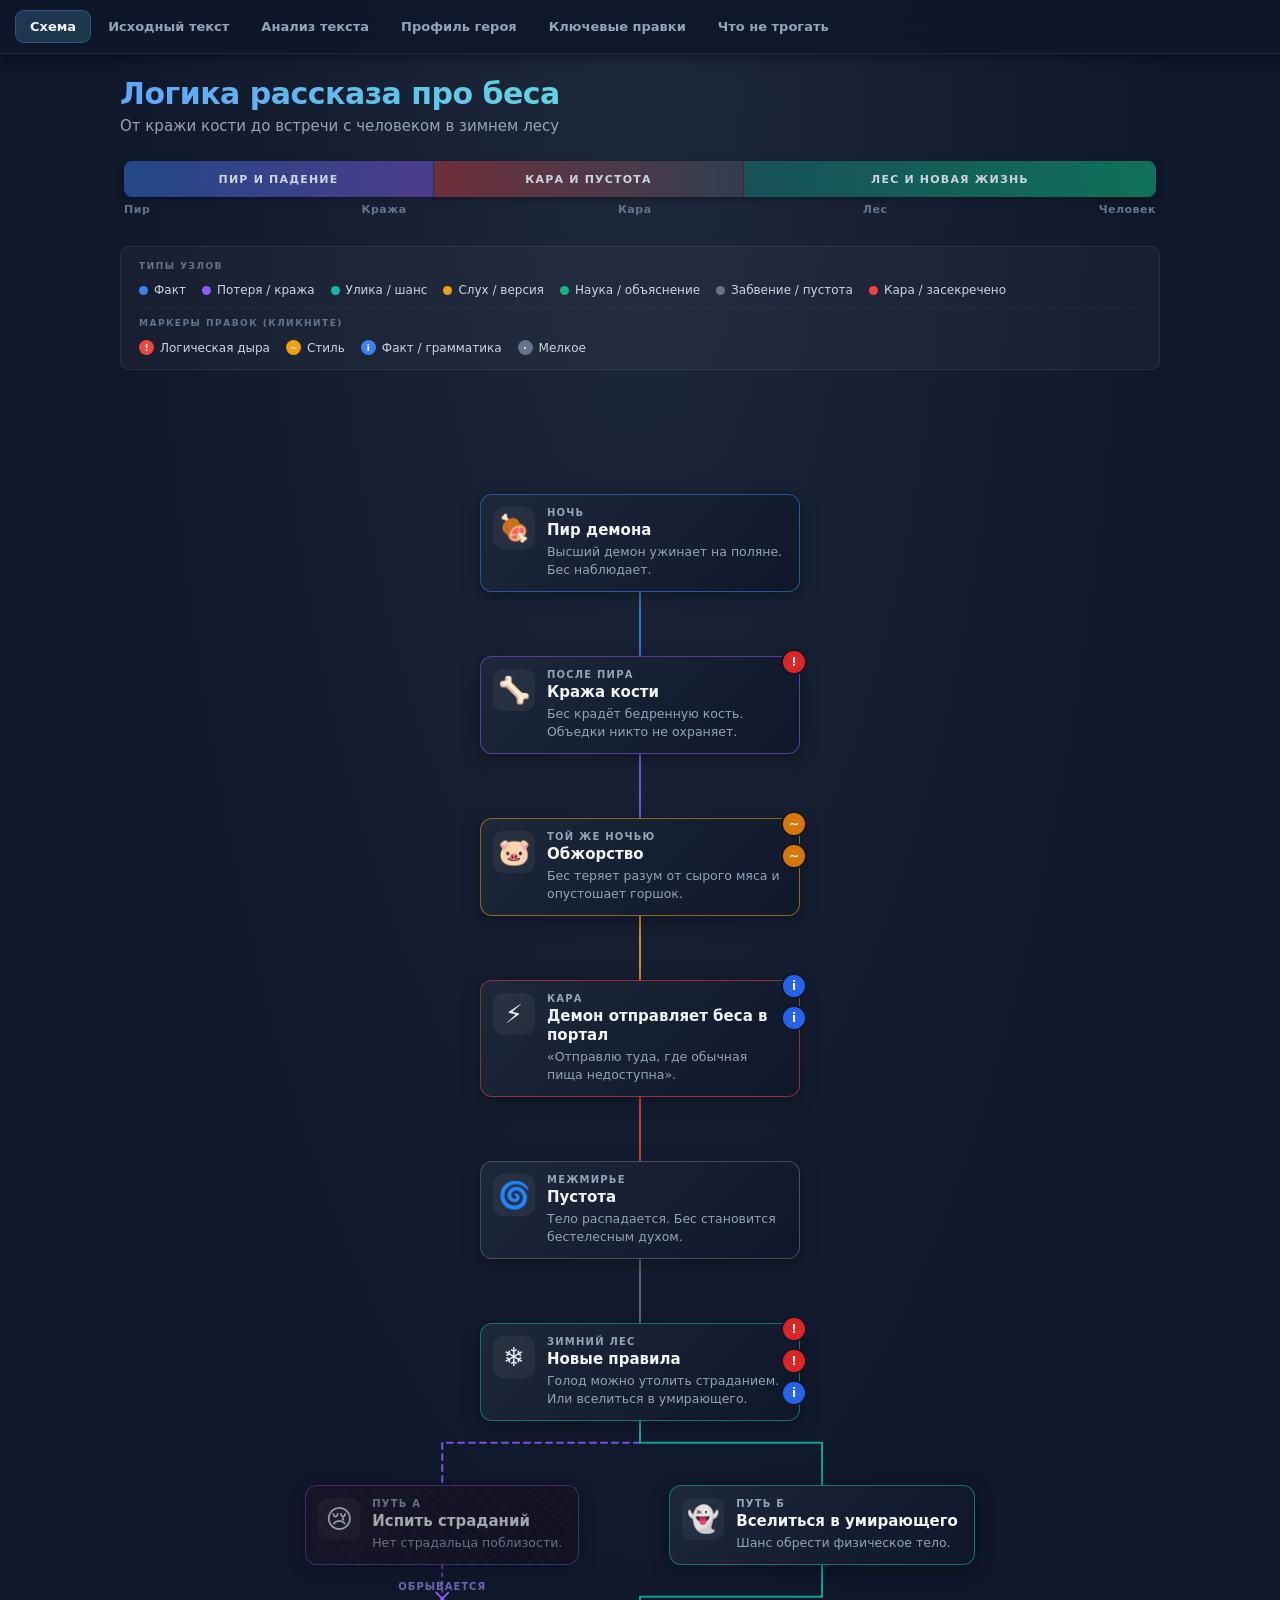
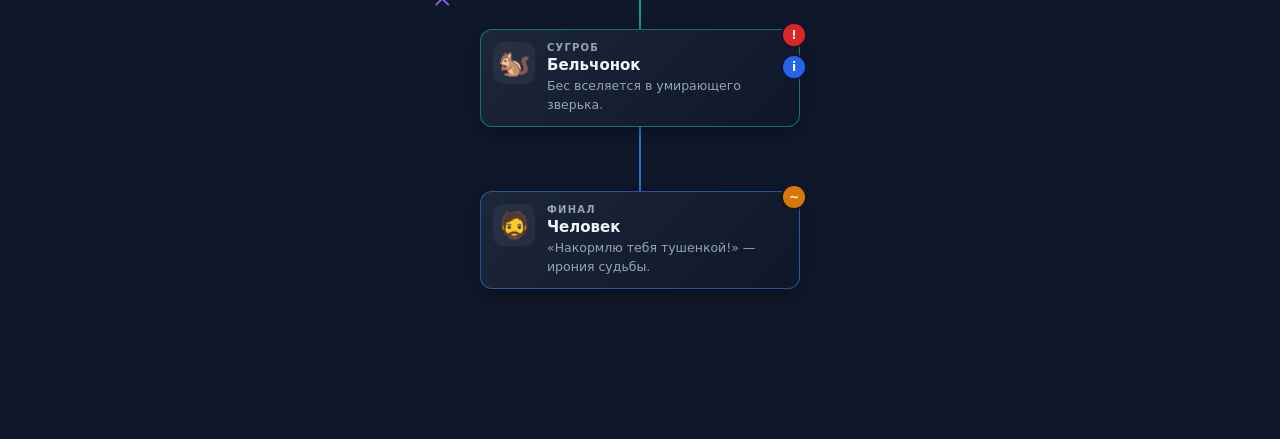
<file: damian_laley/shtorm_logic.html>
<!DOCTYPE html>
<html lang="ru">
<head>
<meta charset="UTF-8">
<title>Разбор рассказа про беса</title>
<style>
  * { box-sizing: border-box; }
  html, body { margin: 0; padding: 0; }
  body {
    font-family: -apple-system, "Segoe UI", system-ui, sans-serif;
    background: radial-gradient(ellipse at top, #1e293b 0%, #0f172a 60%);
    color: #e2e8f0; min-height: 100vh;
  }

  /* ==================== ФИКСИРОВАННОЕ МЕНЮ ==================== */
  .topnav {
    position: fixed; top: 0; left: 0; right: 0;
    z-index: 100; height: 54px;
    display: flex; align-items: center; gap: 4px;
    padding: 0 16px;
    background: rgba(15,23,42,0.94);
    backdrop-filter: blur(14px);
    -webkit-backdrop-filter: blur(14px);
    border-bottom: 1px solid rgba(255,255,255,0.08);
    box-shadow: 0 2px 14px rgba(0,0,0,0.45);
    overflow-x: auto;
  }
  .topnav::-webkit-scrollbar { height: 3px; }
  .topnav::-webkit-scrollbar-thumb { background: #334155; border-radius: 2px; }
  .topnav button {
    flex-shrink: 0;
    padding: 8px 14px;
    background: transparent;
    color: #94a3b8;
    border: none; border-radius: 8px;
    font-size: 13px; font-weight: 600;
    cursor: pointer; font-family: inherit;
    transition: all .15s;
    white-space: nowrap;
  }
  .topnav button:hover { background: rgba(255,255,255,0.06); color: #cbd5e1; }
  .topnav button.active {
    background: linear-gradient(135deg, rgba(96,165,250,0.22), rgba(94,234,212,0.16));
    color: #f1f5f9;
    box-shadow: 0 0 0 1px rgba(96,165,250,0.45);
  }

  /* ==================== ОСНОВНАЯ ЗОНА ==================== */
  main {
    max-width: 1080px; margin: 0 auto;
    padding: 76px 20px 80px;
  }
  .view { display: none; }
  .view.active { display: block; animation: fadeView .22s ease-out; }
  @keyframes fadeView {
    from { opacity: 0; transform: translateY(4px); }
    to   { opacity: 1; transform: none; }
  }

  header { margin-bottom: 24px; }
  h1 {
    font-size: 30px; font-weight: 800; margin: 0 0 6px;
    letter-spacing: -0.5px;
    background: linear-gradient(90deg, #60a5fa 0%, #5eead4 60%, #a78bfa 100%);
    -webkit-background-clip: text; background-clip: text;
    -webkit-text-fill-color: transparent;
  }
  .subtitle { color: #94a3b8; font-size: 15px; margin: 0; }
  h2 {
    font-size: 21px; margin: 0 0 18px; color: #f1f5f9;
    padding-bottom: 10px;
    border-bottom: 1px solid rgba(255,255,255,0.08);
    display: flex; align-items: center; gap: 10px;
  }
  h2 .h2-icon { font-size: 20px; }

  /* ==================== ТАЙМБАР ==================== */
  .top-timeline { margin: 26px 0 30px; padding: 0 4px; }
  .tl-track {
    display: flex; height: 36px; border-radius: 8px; overflow: hidden;
    box-shadow: 0 2px 8px rgba(0,0,0,0.3);
  }
  .tl-segment {
    display: flex; align-items: center; justify-content: center;
    font-size: 11px; font-weight: 700; letter-spacing: 1.2px;
    text-transform: uppercase; color: #cbd5e1;
    border-right: 1px solid rgba(0,0,0,0.3);
  }
  .tl-segment:last-child { border-right: none; }
  .tl-markers {
    display: flex; justify-content: space-between;
    margin-top: 6px; font-size: 11px;
    color: #64748b; font-weight: 600; letter-spacing: 0.5px;
  }

  /* ==================== ЛЕГЕНДА ==================== */
  .legend {
    display: flex; flex-wrap: wrap; gap: 10px 22px;
    padding: 14px 18px; background: rgba(255,255,255,0.03);
    border-radius: 10px; margin-bottom: 30px;
    border: 1px solid rgba(255,255,255,0.08);
    font-size: 12px; color: #cbd5e1;
  }
  .legend .grp { display: flex; flex-wrap: wrap; gap: 10px 16px; flex: 1 1 100%; }
  .legend .grp + .grp { padding-top: 10px; border-top: 1px dashed rgba(255,255,255,0.06); }
  .legend .lbl {
    font-size: 9px; text-transform: uppercase; letter-spacing: 1.5px;
    color: #64748b; font-weight: 800; flex: 1 1 100%; margin-bottom: 2px;
  }
  .legend span { display: inline-flex; align-items: center; gap: 6px; }
  .legend i {
    width: 9px; height: 9px; border-radius: 50%; display: inline-block;
  }
  .legend .ico {
    display: inline-flex; align-items: center; justify-content: center;
    width: 15px; height: 15px; border-radius: 50%;
    font-size: 9px; font-weight: 900; color: #fff;
  }
  .ico.logic { background: #EF4444; }
  .ico.style { background: #F59E0B; }
  .ico.fact  { background: #3B82F6; }
  .ico.minor { background: #64748b; }

  /* ==================== ДИАГРАММА ==================== */
  .diagram-wrap {
    overflow-x: auto; margin: 0 -10px 40px;
    padding: 20px 10px 10px;
  }
  .canvas {
    position: relative; min-width: 720px;
    padding: 10px 20px 20px;
  }
  .lines {
    position: absolute; top: 0; left: 0;
    pointer-events: none; z-index: 1; overflow: visible;
  }
  .row {
    display: flex; justify-content: center; align-items: stretch;
    gap: 60px; margin: 64px 0;
    position: relative; z-index: 2;
  }
  .row:first-child { margin-top: 0; }
  .row:last-child  { margin-bottom: 0; }
  .row-duo { gap: 90px; }

  .node {
    background: linear-gradient(135deg, rgba(30,41,59,0.92), rgba(15,23,42,0.92));
    border: 1px solid rgba(255,255,255,0.1);
    border-radius: 12px;
    padding: 12px 16px 12px 12px;
    display: flex; gap: 12px; align-items: flex-start;
    position: relative; min-width: 240px; max-width: 320px;
    box-shadow: 0 4px 18px rgba(0,0,0,0.35);
    backdrop-filter: blur(6px);
    transition: transform .15s, box-shadow .15s;
  }
  .node:hover { transform: translateY(-2px); box-shadow: 0 8px 24px rgba(0,0,0,0.45); }
  .node[data-type="fact"]        { border-color: rgba(59,130,246,0.55); }
  .node[data-type="lost"]        { border-color: rgba(139,92,246,0.55); }
  .node[data-type="evidence"]    { border-color: rgba(20,184,166,0.55); }
  .node[data-type="speculation"] { border-color: rgba(245,158,11,0.55); }
  .node[data-type="science"]     { border-color: rgba(16,185,129,0.55); }
  .node[data-type="silence"]     { border-color: rgba(100,116,139,0.55); }
  .node[data-type="classified"]  { border-color: rgba(239,68,68,0.55); }
  .node[data-type="hero"]        { border-color: rgba(20,184,166,0.55); }
  .node.dead-end {
    opacity: 0.65;
    background: linear-gradient(135deg, rgba(30,20,40,0.92), rgba(20,15,30,0.92));
  }
  .node.dead-end::after {
    content: '';
    position: absolute; inset: 0; border-radius: 12px;
    background: repeating-linear-gradient(45deg, transparent, transparent 8px,
      rgba(255,255,255,0.02) 8px, rgba(255,255,255,0.02) 10px);
    pointer-events: none;
  }
  .node-icon {
    font-size: 26px; line-height: 1; flex-shrink: 0;
    width: 42px; height: 42px;
    display: flex; align-items: center; justify-content: center;
    background: rgba(255,255,255,0.05); border-radius: 10px;
  }
  .node-body { flex: 1; min-width: 0; }
  .node-year {
    font-size: 10px; font-weight: 800; letter-spacing: 1.2px;
    text-transform: uppercase; color: #94a3b8; margin-bottom: 3px;
  }
  .node-title {
    font-size: 15px; font-weight: 700; color: #f1f5f9;
    margin-bottom: 3px; line-height: 1.25;
  }
  .node-desc { font-size: 12.5px; color: #94a3b8; line-height: 1.45; }

  /* ==================== БЕЙДЖИ ==================== */
  .err-badge {
    position: absolute; top: -8px; right: -8px;
    width: 26px; height: 26px; border-radius: 50%;
    display: flex; align-items: center; justify-content: center;
    font-size: 12px; font-weight: 900; color: #fff;
    cursor: pointer; border: 2px solid #0f172a;
    z-index: 3; transition: transform .15s;
  }
  .err-badge:hover { transform: scale(1.15); }
  .err-badge.logic { background: #dc2626; animation: pulseRed 2s ease-in-out infinite; }
  .err-badge.style { background: #d97706; animation: pulseAmber 2.5s ease-in-out infinite; }
  .err-badge.fact  { background: #2563eb; animation: pulseBlue 2.5s ease-in-out infinite; }
  .err-badge.minor { background: #475569; }
  @keyframes pulseRed {
    0%, 100% { box-shadow: 0 0 0 0 rgba(220,38,38,0.7); }
    50%      { box-shadow: 0 0 0 8px rgba(220,38,38,0); }
  }
  @keyframes pulseAmber {
    0%, 100% { box-shadow: 0 0 0 0 rgba(217,119,6,0.7); }
    50%      { box-shadow: 0 0 0 8px rgba(217,119,6,0); }
  }
  @keyframes pulseBlue {
    0%, 100% { box-shadow: 0 0 0 0 rgba(37,99,235,0.7); }
    50%      { box-shadow: 0 0 0 8px rgba(37,99,235,0); }
  }
  .dead-end-label {
    position: absolute; bottom: -28px; left: 50%; transform: translateX(-50%);
    font-size: 10px; font-weight: 700; color: #a78bfa;
    text-transform: uppercase; letter-spacing: 1px; white-space: nowrap;
  }

  /* ==================== МОДАЛКА ==================== */
  .modal-backdrop {
    position: fixed; inset: 0; z-index: 200;
    background: rgba(2,6,23,0.85);
    backdrop-filter: blur(4px);
    display: none; align-items: center; justify-content: center;
    padding: 20px; animation: fadeIn .2s;
  }
  .modal-backdrop.open { display: flex; }
  @keyframes fadeIn { from { opacity: 0; } to { opacity: 1; } }
  .modal {
    background: linear-gradient(135deg, #1e293b, #0f172a);
    border: 1px solid rgba(255,255,255,0.15);
    border-radius: 16px;
    max-width: 560px; width: 100%;
    max-height: 90vh; overflow-y: auto;
    padding: 24px 26px; position: relative;
    animation: slideUp .25s cubic-bezier(0.34, 1.56, 0.64, 1);
    box-shadow: 0 20px 60px rgba(0,0,0,0.6);
  }
  @keyframes slideUp {
    from { opacity: 0; transform: translateY(20px) scale(0.98); }
    to   { opacity: 1; transform: none; }
  }
  .modal-close {
    position: absolute; top: 12px; right: 12px;
    width: 32px; height: 32px; border-radius: 50%;
    background: rgba(255,255,255,0.08);
    border: none; color: #cbd5e1;
    font-size: 18px; cursor: pointer;
    display: flex; align-items: center; justify-content: center;
    transition: background .15s;
  }
  .modal-close:hover { background: rgba(255,255,255,0.18); }
  .modal-type {
    display: inline-block; padding: 3px 10px; border-radius: 12px;
    font-size: 10px; font-weight: 800; letter-spacing: 1.2px;
    text-transform: uppercase; color: #fff; margin-bottom: 10px;
  }
  .modal-type.logic { background: #dc2626; }
  .modal-type.style { background: #d97706; }
  .modal-type.fact  { background: #2563eb; }
  .modal-type.minor { background: #475569; }
  .modal h3 { margin: 0 0 4px; font-size: 20px; color: #f1f5f9; }
  .modal .modal-node { font-size: 12px; color: #64748b; margin-bottom: 18px; }
  .modal .m-section { margin-bottom: 16px; }
  .modal .m-section:last-child { margin-bottom: 0; }
  .modal .m-label {
    font-size: 10px; font-weight: 800; letter-spacing: 1.5px;
    text-transform: uppercase; color: #94a3b8; margin-bottom: 6px;
  }
  .modal .m-problem { color: #fca5a5; line-height: 1.6; font-size: 14px; }
  .modal .m-fix     { color: #86efac; line-height: 1.6; font-size: 14px; }
  .modal code {
    background: rgba(0,0,0,0.4); padding: 2px 6px; border-radius: 4px;
    font-family: ui-monospace, "SF Mono", Consolas, monospace;
    font-size: 12px; color: #fbbf24;
  }

  /* ==================== ТЕКСТ РАССКАЗА ==================== */
  .story-text {
    background: rgba(30,41,59,0.5);
    border-radius: 12px;
    padding: 22px 26px;
    border: 1px solid rgba(255,255,255,0.08);
    font-size: 15px;
    line-height: 1.75;
    color: #cbd5e1;
  }
  .story-text p { margin: 0 0 14px; }
  .story-text p:last-child { margin-bottom: 0; }
  .story-text em { color: #94a3b8; font-style: italic; }

  .hint {
    color: #94a3b8; font-size: 14px;
    margin: 0 0 16px; padding: 10px 14px;
    background: rgba(96,165,250,0.08);
    border-left: 3px solid #60a5fa;
    border-radius: 0 6px 6px 0;
  }
  .analysis-legend {
    display: flex; flex-wrap: wrap; gap: 10px 18px;
    padding: 12px 16px;
    background: rgba(255,255,255,0.03);
    border-radius: 8px;
    border: 1px solid rgba(255,255,255,0.06);
    margin-bottom: 18px;
    font-size: 12px; color: #cbd5e1;
  }
  .analysis-legend span { display: inline-flex; align-items: center; gap: 6px; }
  .analysis-legend i {
    width: 10px; height: 14px; border-radius: 3px;
    display: inline-block; border-bottom: 2px solid;
  }
  .analysis-legend i.logic { background: rgba(239,68,68,0.25); border-color: #EF4444; }
  .analysis-legend i.style { background: rgba(245,158,11,0.25); border-color: #F59E0B; }
  .analysis-legend i.fact  { background: rgba(59,130,246,0.25); border-color: #3B82F6; }
  .analysis-legend i.minor { background: rgba(100,116,139,0.3); border-color: #64748b; }

  .mark {
    cursor: pointer;
    border-bottom: 2px solid;
    padding: 1px 3px;
    border-radius: 3px;
    transition: filter .12s, box-shadow .12s;
    position: relative;
  }
  .mark:hover { filter: brightness(1.25); }
  .mark.logic { background: rgba(239,68,68,0.18); border-color: #EF4444; color: #fca5a5; }
  .mark.style { background: rgba(245,158,11,0.18); border-color: #F59E0B; color: #fbbf24; }
  .mark.fact  { background: rgba(59,130,246,0.18); border-color: #3B82F6; color: #93c5fd; }
  .mark.minor { background: rgba(100,116,139,0.22); border-color: #64748b; color: #cbd5e1; }

  /* ==================== ПРОФИЛЬ ==================== */
  .profile-header {
    display: flex; gap: 20px; align-items: center;
    padding: 20px 22px; margin-bottom: 18px;
    background: linear-gradient(135deg, rgba(30,41,59,0.8), rgba(15,23,42,0.8));
    border: 1px solid rgba(255,255,255,0.1);
    border-radius: 14px;
  }
  .profile-avatar {
    width: 84px; height: 84px; flex-shrink: 0;
    border-radius: 50%;
    box-shadow: 0 0 0 3px rgba(139,92,246,0.4), 0 8px 24px rgba(0,0,0,0.4);
    overflow: hidden;
  }
  .profile-avatar svg { width: 100%; height: 100%; display: block; }
  .profile-header h3 { margin: 0 0 4px; font-size: 18px; color: #f1f5f9; }
  .profile-header p { margin: 0; font-size: 13.5px; color: #94a3b8; line-height: 1.5; }
  .profile-tags { display: flex; flex-wrap: wrap; gap: 6px; margin-top: 8px; }
  .profile-tags span {
    padding: 3px 9px; border-radius: 10px;
    background: rgba(139,92,246,0.15); color: #c4b5fd;
    font-size: 11px; font-weight: 600;
  }
  .profile-grid {
    display: grid; grid-template-columns: repeat(auto-fit, minmax(260px, 1fr));
    gap: 14px;
  }
  .p-card {
    background: rgba(30,41,59,0.65);
    border: 1px solid rgba(255,255,255,0.08);
    border-radius: 10px; padding: 16px 18px;
  }
  .p-card h4 {
    margin: 0 0 10px; font-size: 14px;
    display: flex; align-items: center; gap: 8px;
  }
  .p-card h4 .dot { width: 8px; height: 8px; border-radius: 50%; }
  .p-card ul { margin: 0; padding-left: 18px; font-size: 13px; color: #cbd5e1; line-height: 1.6; }
  .p-card li { margin-bottom: 5px; }
  .p-card li:last-child { margin-bottom: 0; }
  .p-card em { color: #fbbf24; font-style: normal; }

  /* ==================== ДО/ПОСЛЕ ==================== */
  .ba-grid { display: grid; grid-template-columns: 1fr 1fr; gap: 14px; }
  .ba-card {
    background: rgba(30,41,59,0.65);
    border: 1px solid rgba(255,255,255,0.08);
    border-radius: 10px; padding: 16px 18px;
  }
  .ba-card.before { border-left: 3px solid #EF4444; }
  .ba-card.after  { border-left: 3px solid #10B981; }
  .ba-card h5 {
    margin: 0 0 8px; font-size: 10px; font-weight: 800;
    letter-spacing: 1.5px; text-transform: uppercase; color: #94a3b8;
  }
  .ba-card.before h5 { color: #fca5a5; }
  .ba-card.after h5  { color: #86efac; }
  .ba-card p { margin: 0 0 8px; font-size: 13.5px; line-height: 1.55; color: #cbd5e1; }
  .ba-card p:last-child { margin-bottom: 0; }
  .ba-card em { color: #fbbf24; font-style: normal; }
  .ba-card .why { font-size: 12px; color: #94a3b8; font-style: italic; }

  /* ==================== ЧТО НЕ ТРОГАТЬ ==================== */
  .dont-touch {
    background: rgba(16,185,129,0.06);
    border: 1px solid rgba(16,185,129,0.3);
    border-radius: 12px; padding: 18px 22px;
  }
  .dont-touch h3 { margin: 0 0 12px; font-size: 16px; color: #34d399; }
  .dont-touch ul { margin: 0; padding-left: 20px; font-size: 13.5px; color: #cbd5e1; line-height: 1.7; }
  .dont-touch code {
    background: rgba(0,0,0,0.35); padding: 2px 6px; border-radius: 4px;
    font-family: ui-monospace, "SF Mono", Consolas, monospace;
    font-size: 12px; color: #fbbf24;
  }

  @media (max-width: 680px) {
    main { padding: 72px 12px 60px; }
    h1 { font-size: 22px; }
    .row, .row-duo { gap: 30px; }
    .ba-grid { grid-template-columns: 1fr; }
    .profile-header { flex-direction: column; text-align: center; }
    .profile-tags { justify-content: center; }
    .topnav { padding: 0 8px; }
    .topnav button { padding: 8px 10px; font-size: 12px; }
  }
</style>
</head>
<body>

<!-- ==================== МЕНЮ ==================== -->
<nav class="topnav" id="topnav">
  <button class="active" data-view="schema">Схема</button>
  <button data-view="source">Исходный текст</button>
  <button data-view="analysis">Анализ текста</button>
  <button data-view="profile">Профиль героя</button>
  <button data-view="edits">Ключевые правки</button>
  <button data-view="keep">Что не трогать</button>
</nav>

<main>

  <!-- ==================== VIEW: СХЕМА ==================== -->
  <section class="view active" id="view-schema">
    <header>
      <h1>Логика рассказа про беса</h1>
      <p class="subtitle">От кражи кости до встречи с человеком в зимнем лесу</p>
    </header>

    <div class="top-timeline">
      <div class="tl-track">
        <div class="tl-segment" style="flex:30; background: linear-gradient(90deg, rgba(59,130,246,0.45), rgba(139,92,246,0.45));">Пир и падение</div>
        <div class="tl-segment" style="flex:30; background: linear-gradient(90deg, rgba(239,68,68,0.4), rgba(100,116,139,0.3));">Кара и пустота</div>
        <div class="tl-segment" style="flex:40; background: linear-gradient(90deg, rgba(20,184,166,0.3), rgba(16,185,129,0.55));">Лес и новая жизнь</div>
      </div>
      <div class="tl-markers">
        <span>Пир</span><span>Кража</span><span>Кара</span><span>Лес</span><span>Человек</span>
      </div>
    </div>

    <div class="legend">
      <div class="grp">
        <span class="lbl">Типы узлов</span>
        <span><i style="background:#3B82F6"></i>Факт</span>
        <span><i style="background:#8B5CF6"></i>Потеря / кража</span>
        <span><i style="background:#14B8A6"></i>Улика / шанс</span>
        <span><i style="background:#F59E0B"></i>Слух / версия</span>
        <span><i style="background:#10B981"></i>Наука / объяснение</span>
        <span><i style="background:#64748b"></i>Забвение / пустота</span>
        <span><i style="background:#EF4444"></i>Кара / засекречено</span>
      </div>
      <div class="grp">
        <span class="lbl">Маркеры правок (кликните)</span>
        <span><span class="ico logic">!</span>Логическая дыра</span>
        <span><span class="ico style">~</span>Стиль</span>
        <span><span class="ico fact">i</span>Факт / грамматика</span>
        <span><span class="ico minor">·</span>Мелкое</span>
      </div>
    </div>

    <div class="diagram-wrap">
      <div class="canvas" id="canvas">
        <svg class="lines" id="lines"></svg>

        <div class="row">
          <div class="node" data-id="feast" data-type="fact">
            <div class="node-icon">🍖</div>
            <div class="node-body">
              <div class="node-year">Ночь</div>
              <div class="node-title">Пир демона</div>
              <div class="node-desc">Высший демон ужинает на поляне. Бес наблюдает.</div>
            </div>
          </div>
        </div>

        <div class="row">
          <div class="node" data-id="theft" data-type="lost">
            <div class="node-icon">🦴</div>
            <div class="node-body">
              <div class="node-year">После пира</div>
              <div class="node-title">Кража кости</div>
              <div class="node-desc">Бес крадёт бедренную кость. Объедки никто не охраняет.</div>
            </div>
            <span class="err-badge logic" data-err="e1" title="Логическая дыра">!</span>
          </div>
        </div>

        <div class="row">
          <div class="node" data-id="gluttony" data-type="speculation">
            <div class="node-icon">🐷</div>
            <div class="node-body">
              <div class="node-year">Той же ночью</div>
              <div class="node-title">Обжорство</div>
              <div class="node-desc">Бес теряет разум от сырого мяса и опустошает горшок.</div>
            </div>
            <span class="err-badge style" data-err="e2" title="Стиль">~</span>
            <span class="err-badge style" data-err="e3" style="top:24px;" title="Стиль">~</span>
          </div>
        </div>

        <div class="row">
          <div class="node" data-id="punishment" data-type="classified">
            <div class="node-icon">⚡</div>
            <div class="node-body">
              <div class="node-year">Кара</div>
              <div class="node-title">Демон отправляет беса в портал</div>
              <div class="node-desc">«Отправлю туда, где обычная пища недоступна».</div>
            </div>
            <span class="err-badge fact" data-err="e4" title="Опечатка">i</span>
            <span class="err-badge fact" data-err="e5" style="top:24px;" title="Опечатка">i</span>
          </div>
        </div>

        <div class="row">
          <div class="node" data-id="void" data-type="silence">
            <div class="node-icon">🌀</div>
            <div class="node-body">
              <div class="node-year">Межмирье</div>
              <div class="node-title">Пустота</div>
              <div class="node-desc">Тело распадается. Бес становится бестелесным духом.</div>
            </div>
          </div>
        </div>

        <div class="row">
          <div class="node" data-id="forest" data-type="evidence">
            <div class="node-icon">❄️</div>
            <div class="node-body">
              <div class="node-year">Зимний лес</div>
              <div class="node-title">Новые правила</div>
              <div class="node-desc">Голод можно утолить страданием. Или вселиться в умирающего.</div>
            </div>
            <span class="err-badge logic" data-err="e6" title="Логическая дыра">!</span>
            <span class="err-badge logic" data-err="e7" style="top:24px;" title="Логическая дыра">!</span>
            <span class="err-badge fact" data-err="e8" style="top:56px;" title="Опечатки">i</span>
          </div>
        </div>

        <div class="row row-duo">
          <div class="node dead-end" data-id="suffer" data-type="lost">
            <div class="node-icon">😢</div>
            <div class="node-body">
              <div class="node-year">Путь А</div>
              <div class="node-title">Испить страданий</div>
              <div class="node-desc">Нет страдальца поблизости.</div>
            </div>
            <div class="dead-end-label">обрывается</div>
          </div>
          <div class="node" data-id="possess" data-type="hero">
            <div class="node-icon">👻</div>
            <div class="node-body">
              <div class="node-year">Путь Б</div>
              <div class="node-title">Вселиться в умирающего</div>
              <div class="node-desc">Шанс обрести физическое тело.</div>
            </div>
          </div>
        </div>

        <div class="row">
          <div class="node" data-id="squirrel" data-type="hero">
            <div class="node-icon">🐿️</div>
            <div class="node-body">
              <div class="node-year">Сугроб</div>
              <div class="node-title">Бельчонок</div>
              <div class="node-desc">Бес вселяется в умирающего зверька.</div>
            </div>
            <span class="err-badge logic" data-err="e9" title="Логическая дыра">!</span>
            <span class="err-badge fact" data-err="e10" style="top:24px;" title="Грамматика">i</span>
          </div>
        </div>

        <div class="row">
          <div class="node" data-id="human" data-type="fact">
            <div class="node-icon">🧔</div>
            <div class="node-body">
              <div class="node-year">Финал</div>
              <div class="node-title">Человек</div>
              <div class="node-desc">«Накормлю тебя тушенкой!» — ирония судьбы.</div>
            </div>
            <span class="err-badge style" data-err="e11" title="Стиль / факт">~</span>
          </div>
        </div>

      </div>
    </div>
  </section>

  <!-- ==================== VIEW: ИСХОДНЫЙ ТЕКСТ ==================== -->
  <section class="view" id="view-source">
    <h2><span class="h2-icon">📄</span>Исходный текст</h2>
    <div class="story-text">
      <p>Мелкий, облезлый, покрытый струпьями бес всю ночь наблюдал как высший демон, с комфортом расположившись на поляне, неспешно ужинает. К великой скорби беса, набрел он на место пира уже когда жертву замучили и убили, оставалось надеяться только на объедки со стола.</p>
      <p>Насытившись, демон направился к реке, а его слуги аккуратно сложили кости с остатками мяса в горшок, чтоб накормить ими темных гончих.</p>
      <p>Охранять объедки в голову никому не приходило, поэтому бес без труда украл самую большую бедренную кость, отволок её в кусты. Обглодав мясо, он почувствовал приятную тяжесть в животе. Казалось, что даже, что его раны и язвы стали меньше болеть и свербить. Тем не менее он вновь посмотрел на стоящий на краю поляны горшок, там было еще очень много еды. Бес слышал, что слуги, которые наводили порядок на поляне, заканчивают свою работу. Только вот сырое мясо всегда ударяло ему в голову. Солидно потяжелевший, он, переваливаясь с боку на бок, на гнущихся под тяжестью пуза ножках подошел к заветному горшку и вытащил еще одну косточку. Не иначе как какой-то светлый упомянул беса лихом в своих молитвах, обжора окончательно лишился разума. Он опрокинул горшок и начал жадно обгладывать кости, раскусывая хрящики и высасывая оттуда мозг, давясь и громко чавкая. Он метался от одной кости к другой, пока не набил пузо настолько, что передвигаться уже не мог. Оставалось только валяться на траве и размышлять о коварности судьбы. “О, тьма, — думал бес, — если ты спасешь меня сегодня, я обещаю, что впредь буду питаться исключительно духовной пищей!”</p>
      <p>Неожиданно звездное небо заслонила широкая фигура. Бес увидел ни кого-то, а высшего демона собственной персоной, склонившегося над ним. Брови сдвинулись, а губы скривились так, что казалось, его сейчас стошнит.</p>
      <p>— Кто это у нас тут? Мерзкий, паршивый паразит! Да как ты смел покусится на кости для моих собачек! Они ведь теперь останутся голодными! Знаешь, что ты за это заслужил?</p>
      <p>— Простите, господин. Я не нарочно! Оно само!</p>
      <p>— Кто само?— рявкнул демон.</p>
      <p>— Ч-чревоугодие одолело, претемнейший.</p>
      <p>— Ну что же, придется тебе понести заслуженное наказание. Я отправлю тебя туда, где обычная пища будет недоступна.</p>
      <p>С этими словами демон вытянул руку, и беса поглотил портал. Он летел сквозь пространства, ощущая невыносимую боль. Его тело распадалось на частички и поглощалось пустотой.</p>
      <p>Казалось, прошла вечность, когда он вдруг обнаружил себя среди зимнего леса. Пушистый снег искрился под деревьями, на толстых лапах огромных елей, он был совершенно белый и пушистый, какой бывает там, где не ступала нога разумного существа.</p>
      <p>Боли бес уже не ощущал, ведь тело его проглотила пустота межьмирья. Но голод был совершенно зверский, и утолить его он мог теперь лишь одним способом — испить страданий несчастного светлого. Осознав своё положение, бес взывыл. Разве в глухом зимнем лесу он сможет найти кого-то? А если и найдет — не факт, что это окажется страдалец. Был еще один призрачный шанс обрести физическое тело — вселиться в умирающего, но и таких поблизости не наблюдалась.</p>
      <p>И тут бес уловил боль какого-то маленького существа. Он огляделся, эманации шли откуда-то из сугроба. Заметив место, где идеальный снежный покров был нарушен, он нырнул в снег и увидел маленькое рыжее тельце. Бельчонок умирал, как раз сейчас его дух покидал тело.</p>
      <p>Это был шанс. Бес собрал последние силы и занял место души бельчонка. Ему вновь захотелось стать бестелесым призраком. Холод и боль в раненых, отмороженных лапках была невыносимой. Теперь придется ждать, пока зверек умрет. Тогда у него есть шансы перенестись с темные миры.</p>
      <p>Боль постепенно стихала, он уже почти забылся смертельным сном, когда услышал подозрительный скрип. Над ним склонилось лицо, заросшее рыжеватой щетиной. Глаза смотрели с такой умильной жалостью, что бесу стало тошно.</p>
      <p>— Маленький, ну как же ты так! Замерз! Мы тебя согреем, полезай-ка в рукавицу. Вот так! Держись, сейчас дойдем до дома, накормлю тебя тушенкой!</p>
    </div>
  </section>

  <!-- ==================== VIEW: АНАЛИЗ ТЕКСТА ==================== -->
  <section class="view" id="view-analysis">
    <h2><span class="h2-icon">🔍</span>Анализ текста</h2>
    <p class="hint">Те же маркеры, что и на схеме. Кликните по подсвеченному фрагменту, чтобы увидеть проблему и предложение по правке.</p>

    <div class="analysis-legend">
      <span><i class="logic"></i>Логика</span>
      <span><i class="style"></i>Стиль</span>
      <span><i class="fact"></i>Факт / грамматика</span>
      <span><i class="minor"></i>Мелкое</span>
    </div>

    <div class="story-text">
      <p>Мелкий, облезлый, покрытый струпьями бес всю ночь наблюдал как высший демон, с комфортом расположившись на поляне, неспешно ужинает. К великой скорби беса, набрел он на место пира уже когда жертву замучили и убили, оставалось надеяться только на объедки со стола.</p>
      <p>Насытившись, демон направился к реке, а его слуги аккуратно сложили кости с остатками мяса в горшок, чтоб накормить ими темных гончих.</p>
      <p><span class="mark logic" data-err="e1">Охранять объедки в голову никому не приходило</span>, поэтому бес без труда украл самую большую бедренную кость, отволок её в кусты. Обглодав мясо, он почувствовал приятную тяжесть в животе. Казалось, что даже, что его раны и язвы стали меньше болеть и свербить. Тем не менее он вновь посмотрел на стоящий на краю поляны горшок, там было еще очень много еды. Бес слышал, что слуги, которые наводили порядок на поляне, заканчивают свою работу. <span class="mark style" data-err="e2">Только вот сырое мясо всегда ударяло ему в голову.</span> <span class="mark style" data-err="e3">Солидно потяжелевший</span>, он, переваливаясь с боку на бок, на гнущихся под тяжестью пуза ножках подошел к заветному горшку и вытащил еще одну косточку. Не иначе как какой-то светлый упомянул беса лихом в своих молитвах, обжора окончательно лишился разума. Он опрокинул горшок и начал жадно обгладывать кости, раскусывая хрящики и высасывая оттуда мозг, давясь и громко чавкая. Он метался от одной кости к другой, пока не набил пузо настолько, что передвигаться уже не мог. Оставалось только валяться на траве и размышлять о коварности судьбы. “О, тьма, — думал бес, — если ты спасешь меня сегодня, я обещаю, что впредь буду питаться исключительно духовной пищей!”</p>
      <p>Неожиданно звездное небо заслонила широкая фигура. Бес увидел <span class="mark fact" data-err="e5">ни кого-то</span>, а высшего демона собственной персоной, склонившегося над ним. Брови сдвинулись, а губы скривились так, что казалось, его сейчас стошнит.</p>
      <p>— Кто это у нас тут? Мерзкий, паршивый паразит! Да как ты смел <span class="mark fact" data-err="e4">покусится</span> на кости для моих собачек! Они ведь теперь останутся голодными! Знаешь, что ты за это заслужил?</p>
      <p>— Простите, господин. Я не нарочно! Оно само!</p>
      <p>— Кто само?— рявкнул демон.</p>
      <p>— Ч-чревоугодие одолело, претемнейший.</p>
      <p>— Ну что же, придется тебе понести заслуженное наказание. Я отправлю тебя туда, где обычная пища будет недоступна.</p>
      <p>С этими словами демон вытянул руку, и беса поглотил портал. Он летел сквозь пространства, ощущая невыносимую боль. Его тело распадалось на частички и поглощалось пустотой.</p>
      <p>Казалось, прошла вечность, когда он вдруг обнаружил себя среди зимнего леса. Пушистый снег искрился под деревьями, на толстых лапах огромных елей, он был совершенно белый и пушистый, какой бывает там, где не ступала нога разумного существа.</p>
      <p>Боли бес уже не ощущал, ведь тело его проглотила пустота <span class="mark fact" data-err="e10">межьмирья</span>. Но голод был совершенно зверский, и утолить его он мог теперь лишь одним способом — испить страданий несчастного светлого. Осознав своё положение, бес <span class="mark fact" data-err="e8">взывыл</span>. Разве в глухом зимнем лесу он сможет найти кого-то? А если и найдет — не факт, что это окажется страдалец. Был еще один призрачный шанс обрести физическое тело — вселиться в умирающего, но и таких поблизости <span class="mark fact" data-err="e8">не наблюдалась</span>.</p>
      <p>И тут бес уловил боль какого-то маленького существа. Он огляделся, эманации шли откуда-то из сугроба. Заметив место, где идеальный снежный покров был нарушен, он нырнул в снег и увидел маленькое рыжее тельце. Бельчонок умирал, как раз сейчас его дух покидал тело.</p>
      <p>Это был шанс. Бес собрал последние силы и занял место души бельчонка. <span class="mark logic" data-err="e6">Ему вновь захотелось стать бестелесым призраком.</span> <span class="mark fact" data-err="e10">Холод и боль в раненых, отмороженных лапках была невыносимой.</span> <span class="mark logic" data-err="e7">Теперь придется ждать, пока зверек умрет. Тогда у него есть шансы перенестись в темные миры.</span></p>
      <p>Боль постепенно стихала, он уже почти забылся смертельным сном, когда услышал подозрительный скрип. Над ним склонилось лицо, заросшее рыжеватой щетиной. Глаза смотрели с такой умильной жалостью, что бесу стало тошно.</p>
      <p>— Маленький, ну как же ты так! Замерз! Мы тебя согреем, полезай-ка в рукавицу. Вот так! Держись, сейчас дойдем до дома, <span class="mark style" data-err="e11">накормлю тебя тушенкой</span>!</p>
    </div>
  </section>

  <!-- ==================== VIEW: ПРОФИЛЬ ГЕРОЯ ==================== -->
  <section class="view" id="view-profile">
    <h2><span class="h2-icon">👤</span>Профиль героя — Бес</h2>

    <div class="profile-header">
      <div class="profile-avatar">
        <svg viewBox="0 0 60 60" xmlns="http://www.w3.org/2000/svg">
          <circle cx="30" cy="30" r="30" fill="#4C1D95"/>
          <ellipse cx="30" cy="38" rx="18" ry="16" fill="#6D28D9"/>
          <ellipse cx="30" cy="42" rx="12" ry="10" fill="#7C3AED"/>
          <circle cx="30" cy="24" r="12" fill="#5B21B6"/>
          <polygon points="18,18 22,10 26,18" fill="#3B0764"/>
          <polygon points="42,18 38,10 34,18" fill="#3B0764"/>
          <circle cx="25" cy="24" r="2" fill="#FCD34D"/>
          <circle cx="35" cy="24" r="2" fill="#FCD34D"/>
          <circle cx="25" cy="23.5" r="0.8" fill="#000"/>
          <circle cx="35" cy="23.5" r="0.8" fill="#000"/>
          <path d="M26 30 Q30 32 34 30" stroke="#1F2937" stroke-width="1.2" fill="none"/>
          <ellipse cx="18" cy="34" rx="3" ry="2" fill="#4C1D95" opacity="0.7"/>
          <ellipse cx="42" cy="36" rx="2.5" ry="2" fill="#4C1D95" opacity="0.7"/>
          <ellipse cx="30" cy="50" rx="4" ry="2" fill="#4C1D95" opacity="0.6"/>
          <path d="M14 44 Q8 48 10 54" stroke="#6D28D9" stroke-width="2" fill="none" stroke-linecap="round"/>
        </svg>
      </div>
      <div>
        <h3>Мелкий, облезлый, покрытый струпьями бес</h3>
        <p>Обжора и трус. Всю ночь мечтал об объедках, украл кость, потерял разум от сырого мяса — и получил наказание, которое сам себе не мог представить. Теперь у него нет тела, есть голод и один шанс: бельчонок в зимнем лесу.</p>
        <div class="profile-tags">
          <span>обжора</span><span>трус</span><span>падальщик</span><span>приспособленец</span>
        </div>
      </div>
    </div>

    <div class="profile-grid">
      <div class="p-card">
        <h4><span class="dot" style="background:#a78bfa"></span>Внешность</h4>
        <ul>
          <li>Мелкий, облезлый, покрытый струпьями.</li>
          <li>Раздутое пузо, гнущиеся под тяжестью ножки.</li>
          <li>Раны и язвы, которые меньше болят после еды.</li>
          <li>Переваливается с боку на бок, когда наелся.</li>
        </ul>
      </div>
      <div class="p-card">
        <h4><span class="dot" style="background:#f472b6"></span>Манера говорить</h4>
        <ul>
          <li>С демоном — заискивающе, с запинками: <em>«Ч-чревоугодие одолело, претемнейший»</em>.</li>
          <li>В отчаянии — патетично, с мольбой: <em>«О, тьма, если ты спасешь меня сегодня…»</em>.</li>
          <li>Сам с собой — жалостливо, философски: <em>«Оставалось только валяться на траве и размышлять о коварности судьбы»</em>.</li>
        </ul>
      </div>
      <div class="p-card">
        <h4><span class="dot" style="background:#34d399"></span>Характер</h4>
        <ul>
          <li><strong>Обжорство</strong> — главный двигатель сюжета. Сырое мясо «ударяет в голову».</li>
          <li><strong>Трусость</strong> — перед демоном сразу сдаётся, винит «чревоугодие».</li>
          <li><strong>Приспособленец</strong> — крадёт, вселяется в умирающего, ищет шанс выжить.</li>
          <li><strong>Самообман</strong> — обещает «духовную пищу», но голод остаётся зверским.</li>
        </ul>
      </div>
      <div class="p-card">
        <h4><span class="dot" style="background:#fbbf24"></span>Ирония судьбы</h4>
        <ul>
          <li>Молился тьме — демон тьмы его покарал.</li>
          <li>Обещал «духовную пищу» — получил голод, который утоляется только страданием.</li>
          <li>Вселился в умирающего — и человек предлагает ему тушенку, которую он, возможно, не сможет есть.</li>
          <li>Финал — на грани комедии и ужаса: добрый человек не знает, кого пригрел.</li>
        </ul>
      </div>
    </div>
  </section>

  <!-- ==================== VIEW: КЛЮЧЕВЫЕ ПРАВКИ ==================== -->
  <section class="view" id="view-edits">
    <h2><span class="h2-icon">🔧</span>Ключевые правки</h2>

    <div class="ba-grid">
      <div class="ba-card before">
        <h5>Было</h5>
        <p>Охранять объедки в голову никому не приходило, поэтому бес без труда украл самую большую бедренную кость.</p>
      </div>
      <div class="ba-card after">
        <h5>Стало</h5>
        <p>Охранять объедки в голову никому не приходило — слуги как раз заканчивали работу, а демон ушёл к реке. <em>Бес без труда украл самую большую бедренную кость.</em></p>
        <p class="why">+ Закрывает вопрос: почему кости не охранялись, если демон так разозлился.</p>
      </div>

      <div class="ba-card before">
        <h5>Было</h5>
        <p>Только вот сырое мясо всегда ударяло ему в голову. Солидно потяжелевший, он…</p>
      </div>
      <div class="ba-card after">
        <h5>Стало</h5>
        <p>Только вот сырое мясо всегда било ему в голову, как хмель. <em>Отяжелевший, он…</em></p>
        <p class="why">+ Проясняет метафору («как хмель») и убирает неуклюжее «солидно».</p>
      </div>

      <div class="ba-card before">
        <h5>Было</h5>
        <p>Ему вновь захотелось стать бестелесым призраком. Холод и боль в раненых, отмороженных лапках была невыносимой. Теперь придется ждать, пока зверек умрет. Тогда у него есть шансы перенестись с темные миры.</p>
      </div>
      <div class="ba-card after">
        <h5>Стало</h5>
        <p><em>Он с тоской подумал, что лучше бы остался бестелесным призраком.</em> Холод и боль в раненых, отмороженных лапках <em>были</em> невыносимыми. Теперь придётся ждать, пока зверёк умрёт, — только тогда у него есть шанс перенестись <em>в тёмные миры</em>.</p>
        <p class="why">+ Убирает «вновь» (он только что был призраком), чинит грамматику, проясняет логику перехода.</p>
      </div>

      <div class="ba-card before">
        <h5>Было</h5>
        <p>Я отправлю тебя туда, где обычная пища будет недоступна.</p>
      </div>
      <div class="ba-card after">
        <h5>Стало</h5>
        <p>Я отправлю тебя туда, где <em>никакая</em> пища тебе не поможет. Голод останется, а утолить его ты сможешь только <em>чужим страданием</em>.</p>
        <p class="why">+ Убирает дыру: в лесу есть еда (бельчонок, тушенка), но она не утоляет его голод. Теперь правило чёткое.</p>
      </div>

      <div class="ba-card before">
        <h5>Было</h5>
        <p>— Маленький, ну как же ты так! Замерз! Мы тебя согреем, полезай-ка в рукавицу. Вот так! Держись, сейчас дойдем до дома, накормлю тебя тушенкой!</p>
      </div>
      <div class="ba-card after">
        <h5>Стало</h5>
        <p>— Маленький, ну как же ты так! Замёрз! Мы тебя согреем, полезай-ка в рукавицу. Вот так! Держись, сейчас дойдём до дома, накормлю тебя <em>орешками</em>!</p>
        <p class="why">+ Белка не ест тушёнку. Но если хочется сохранить иронию — оставить «тушёнкой» как character detail: человек добрый, но глупый. Тогда добавить: <em>«Бес с тоской подумал, что даже это не поможет»</em>.</p>
      </div>
    </div>
  </section>

  <!-- ==================== VIEW: ЧТО НЕ ТРОГАТЬ ==================== -->
  <section class="view" id="view-keep">
    <h2><span class="h2-icon">✓</span>Что не трогать</h2>
    <div class="dont-touch">
      <h3>Работает как есть</h3>
      <ul>
        <li><strong>Сцена обжорства</strong> — «раскусывая хрящики и высасывая оттуда мозг, давясь и громко чавкая» — отлично, живо, мерзко.</li>
        <li><strong>Молитва тьме</strong> — «если ты спасешь меня сегодня, я обещаю, что впредь буду питаться исключительно духовной пищей!» — идеальная ирония, которая сбывается буквально.</li>
        <li><strong>Демон и его брезгливость</strong> — «губы скривились так, что казалось, его сейчас стошнит» — характер без лишних слов.</li>
        <li><strong>«Оно само!»</strong> — трусость и самооправдание в двух словах.</li>
        <li><strong>Финал с человеком</strong> — «Глаза смотрели с такой умильной жалостью, что бесу стало тошно» — контраст доброты и демонической сущности.</li>
        <li><strong>Ирония с тушёнкой</strong> — если оставить, то как character detail: человек добрый, но не понимает, кого кормит. Тогда это не ошибка, а фича.</li>
      </ul>
    </div>
  </section>

</main>

<!-- ==================== МОДАЛКА ==================== -->
<div class="modal-backdrop" id="modal">
  <div class="modal" id="modalContent"></div>
</div>

<script>
(function () {
  // ===================== Данные ошибок =====================
  const errors = {
    e1: {
      type: 'logic', label: 'Логическая дыра',
      node: 'Кража кости — объедки не охраняются',
      problem: 'Демон приходит в ярость, узнав о пропаже костей. Но если кости так важны (для собак), почему их никто не охранял? Слуги «заканчивали работу» — но это не объясняет отсутствие охраны.',
      fix: 'Добавить причину: <code>«слуги как раз заканчивали работу, а демон ушёл к реке — поэтому объедки остались без присмотра»</code>. Или: <code>«демон был так уверен в своей власти, что не допускал и мысли о краже»</code>.'
    },
    e2: {
      type: 'style', label: 'Стиль / формулировка',
      node: 'Обжорство — сырое мясо',
      problem: '«Сырое мясо всегда ударяло ему в голову» — метафора «ударять в голову» обычно про алкоголь. Здесь она работает, но не сразу понятна.',
      fix: '<code>«Сырое мясо всегда било ему в голову, как хмель»</code> — проясняет метафору.'
    },
    e3: {
      type: 'style', label: 'Стиль / формулировка',
      node: 'Обжорство — солидно потяжелевший',
      problem: '«Солидно потяжелевший» — неуклюжее наречие. «Солидно» обычно значит «внушительно» или «уважительно», а здесь — «значительно».',
      fix: '<code>«Отяжелевший»</code> или <code>«Заметно потяжелевший»</code>.'
    },
    e4: {
      type: 'fact', label: 'Опечатка',
      node: 'Кара — покусится',
      problem: '«Да как ты смел покусится» — должно быть «покуситься» (инфинитив после «смел»).',
      fix: '<code>«покуситься»</code>.'
    },
    e5: {
      type: 'fact', label: 'Опечатка',
      node: 'Кара — ни кого-то',
      problem: '«Бес увидел ни кого-то» — должно быть «не кого-то» (отрицание).',
      fix: '<code>«не кого-то»</code>.'
    },
    e6: {
      type: 'logic', label: 'Логическая дыра',
      node: 'Бельчонок — вновь захотелось',
      problem: '«Ему вновь захотелось стать бестелесым призраком» — но он ТОЛЬКО ЧТО был бестелесным призраком, секунду назад. «Вновь» сбивает: он не «вновь» хочет, он сожалеет о том, что получил тело.',
      fix: '<code>«Он с тоской подумал, что лучше бы остался бестелесным призраком»</code>.'
    },
    e7: {
      type: 'logic', label: 'Логическая дыра',
      node: 'Бельчонок — зачем вселяться',
      problem: 'Логика possession: он вселяется в УМИРАЮЩЕГО бельчонка, чтобы получить тело. Но потом говорится: «придётся ждать, пока зверёк умрёт, — тогда есть шанс перенестись в тёмные миры». Зачем вселяться, если тело всё равно умрёт? Что даёт possession?',
      fix: 'Прояснить: <code>«Тело давало ему якорь в мире живых. Когда оно умрёт, дух сможет уйти в тёмные миры — но пока он был привязан к умирающему зверьку, он чувствовал то, что чувствует он»</code>.'
    },
    e8: {
      type: 'fact', label: 'Опечатки',
      node: 'Зимний лес — взывыл, не наблюдалась',
      problem: '«Бес взывыл» → «взвыл». «И таких поблизости не наблюдалась» → «не наблюдалось» (согласование).',
      fix: '<code>«взвыл»</code>, <code>«не наблюдалось»</code>.'
    },
    e9: {
      type: 'logic', label: 'Логическая дыра',
      node: 'Бельчонок — обычная пища',
      problem: 'Демон говорит: «Я отправлю тебя туда, где обычная пища будет недоступна». Но в зимнем лесу есть бельчонок (мясо), а человек предлагает тушёнку. То есть еда есть — но бес не может её есть, потому что он дух. Это не проговорено чётко.',
      fix: '<code>«Я отправлю тебя туда, где никакая пища тебе не поможет. Голод останется, а утолить его ты сможешь только чужим страданием»</code> — правило становится явным.'
    },
    e10: {
      type: 'fact', label: 'Грамматика',
      node: 'Бельчонок — межьмирья, была',
      problem: '«Межьмирья» → «межмирья» (или «междумирья»). «Холод и боль… была» → «были» (согласование с двумя подлежащими).',
      fix: '<code>«межмирья»</code>, <code>«были невыносимыми»</code>.'
    },
    e11: {
      type: 'style', label: 'Стиль / факт',
      node: 'Человек — тушёнка',
      problem: 'Белки не едят тушёнку. Это либо фактическая ошибка, либо character detail (человек добрый, но глупый).',
      fix: 'Если factual: <code>«накормлю тебя орешками»</code>. Если character: оставить и добавить <code>«Бес с тоской подумал, что даже это не поможет»</code>.'
    }
  };

  // ===================== Переключение видов =====================
  const views = document.querySelectorAll('.view');
  const navBtns = document.querySelectorAll('.topnav button');

  function switchView(name) {
    views.forEach(v => v.classList.toggle('active', v.id === 'view-' + name));
    navBtns.forEach(b => b.classList.toggle('active', b.dataset.view === name));
    window.scrollTo({ top: 0, behavior: 'smooth' });
    if (name === 'schema') requestAnimationFrame(draw);
  }
  navBtns.forEach(b => b.addEventListener('click', () => switchView(b.dataset.view)));

  // ===================== Модалка =====================
  const modal = document.getElementById('modal');
  const modalContent = document.getElementById('modalContent');

  function openModal(id) {
    const e = errors[id];
    if (!e) return;
    modalContent.innerHTML = `
      <button class="modal-close" aria-label="Закрыть">✕</button>
      <span class="modal-type ${e.type}">${e.label}</span>
      <h3>${e.node}</h3>
      <div class="modal-node">Ошибка ${id.toUpperCase()}</div>
      <div class="m-section">
        <div class="m-label">Проблема</div>
        <div class="m-problem">${e.problem}</div>
      </div>
      <div class="m-section">
        <div class="m-label">Решение</div>
        <div class="m-fix">${e.fix}</div>
      </div>
    `;
    modal.classList.add('open');
    modalContent.querySelector('.modal-close').addEventListener('click', closeModal);
  }
  function closeModal() { modal.classList.remove('open'); }
  modal.addEventListener('click', e => { if (e.target === modal) closeModal(); });
  document.addEventListener('keydown', e => { if (e.key === 'Escape') closeModal(); });

  // ===================== Клики по ошибкам =====================
  document.querySelectorAll('[data-err]').forEach(el => {
    el.addEventListener('click', e => {
      e.stopPropagation();
      openModal(el.dataset.err);
    });
  });

  // ===================== Рисование линий =====================
  const canvas = document.getElementById('canvas');
  const svg = document.getElementById('lines');

  const connections = [
    { from: 'feast', to: 'theft', type: 'fact' },
    { from: 'theft', to: 'gluttony', type: 'lost' },
    { from: 'gluttony', to: 'punishment', type: 'speculation' },
    { from: 'punishment', to: 'void', type: 'classified' },
    { from: 'void', to: 'forest', type: 'silence' },
    { from: 'forest', to: 'suffer', type: 'lost', dashed: true },
    { from: 'forest', to: 'possess', type: 'hero' },
    { from: 'possess', to: 'squirrel', type: 'hero' },
    { from: 'squirrel', to: 'human', type: 'fact' }
  ];

  const strokeColors = {
    fact: '#3B82F6', lost: '#8B5CF6', evidence: '#14B8A6',
    speculation: '#F59E0B', science: '#10B981', silence: '#64748b',
    classified: '#EF4444', hero: '#14B8A6'
  };

  function svgEl(name, attrs) {
    const el = document.createElementNS('http://www.w3.org/2000/svg', name);
    for (const k in attrs) el.setAttribute(k, attrs[k]);
    return el;
  }

  function nodeRect(id) {
    const el = document.querySelector(`[data-id="${id}"]`);
    if (!el) return null;
    const r = el.getBoundingClientRect();
    const c = canvas.getBoundingClientRect();
    return {
      x: r.left - c.left + canvas.scrollLeft,
      y: r.top - c.top + canvas.scrollTop,
      w: r.width, h: r.height,
      cx: r.left - c.left + canvas.scrollLeft + r.width / 2,
      bottom: r.top - c.top + canvas.scrollTop + r.height,
      top: r.top - c.top + canvas.scrollTop
    };
  }

  function draw() {
    if (!canvas || !canvas.offsetParent) return;
    svg.setAttribute('width', canvas.scrollWidth);
    svg.setAttribute('height', canvas.scrollHeight);
    svg.innerHTML = '';

    const bySource = {};
    const byTarget = {};
    connections.forEach(c => {
      (bySource[c.from] = bySource[c.from] || []).push(c);
      (byTarget[c.to] = byTarget[c.to] || []).push(c);
    });

    connections.forEach(conn => {
      const from = nodeRect(conn.from);
      const to = nodeRect(conn.to);
      if (!from || !to) return;

      const sx = from.cx, sy = from.bottom;
      const tx = to.cx, ty = to.top;
      const color = strokeColors[conn.type] || '#475569';

      let d;
      if (Math.abs(sx - tx) < 2) {
        d = `M ${sx} ${sy} L ${tx} ${ty}`;
      } else {
        const isFork = bySource[conn.from].length > 1;
        const isMerge = byTarget[conn.to].length > 1;
        let midY;
        if (isFork) midY = sy + 22;
        else if (isMerge) midY = ty - 22;
        else midY = (sy + ty) / 2;
        d = `M ${sx} ${sy} L ${sx} ${midY} L ${tx} ${midY} L ${tx} ${ty}`;
      }

      const path = svgEl('path', {
        d, fill: 'none', stroke: color,
        'stroke-width': '2',
        'stroke-linecap': 'round', 'stroke-linejoin': 'round',
        opacity: 0.85
      });
      if (conn.dashed) path.setAttribute('stroke-dasharray', '6 5');
      svg.appendChild(path);
    });

    // Dead-end: «Испить страданий»
    const dead = nodeRect('suffer');
    if (dead) {
      const x = dead.cx, y = dead.bottom, endY = y + 34;
      const color = '#8B5CF6';
      svg.appendChild(svgEl('path', {
        d: `M ${x} ${y} L ${x} ${endY}`,
        stroke: color, 'stroke-width': 2, 'stroke-dasharray': '4 4',
        fill: 'none', opacity: 0.6
      }));
      const s = 6;
      svg.appendChild(svgEl('path', {
        d: `M ${x - s} ${endY - s} L ${x + s} ${endY + s}`,
        stroke: color, 'stroke-width': 2, fill: 'none', 'stroke-linecap': 'round'
      }));
      svg.appendChild(svgEl('path', {
        d: `M ${x + s} ${endY - s} L ${x - s} ${endY + s}`,
        stroke: color, 'stroke-width': 2, fill: 'none', 'stroke-linecap': 'round'
      }));
    }
  }

  function redraw() { requestAnimationFrame(draw); }
  window.addEventListener('load', redraw);
  window.addEventListener('resize', redraw);
  redraw();
  if (document.fonts && document.fonts.ready) document.fonts.ready.then(redraw);
})();
</script>
</body>
</html>
</file>
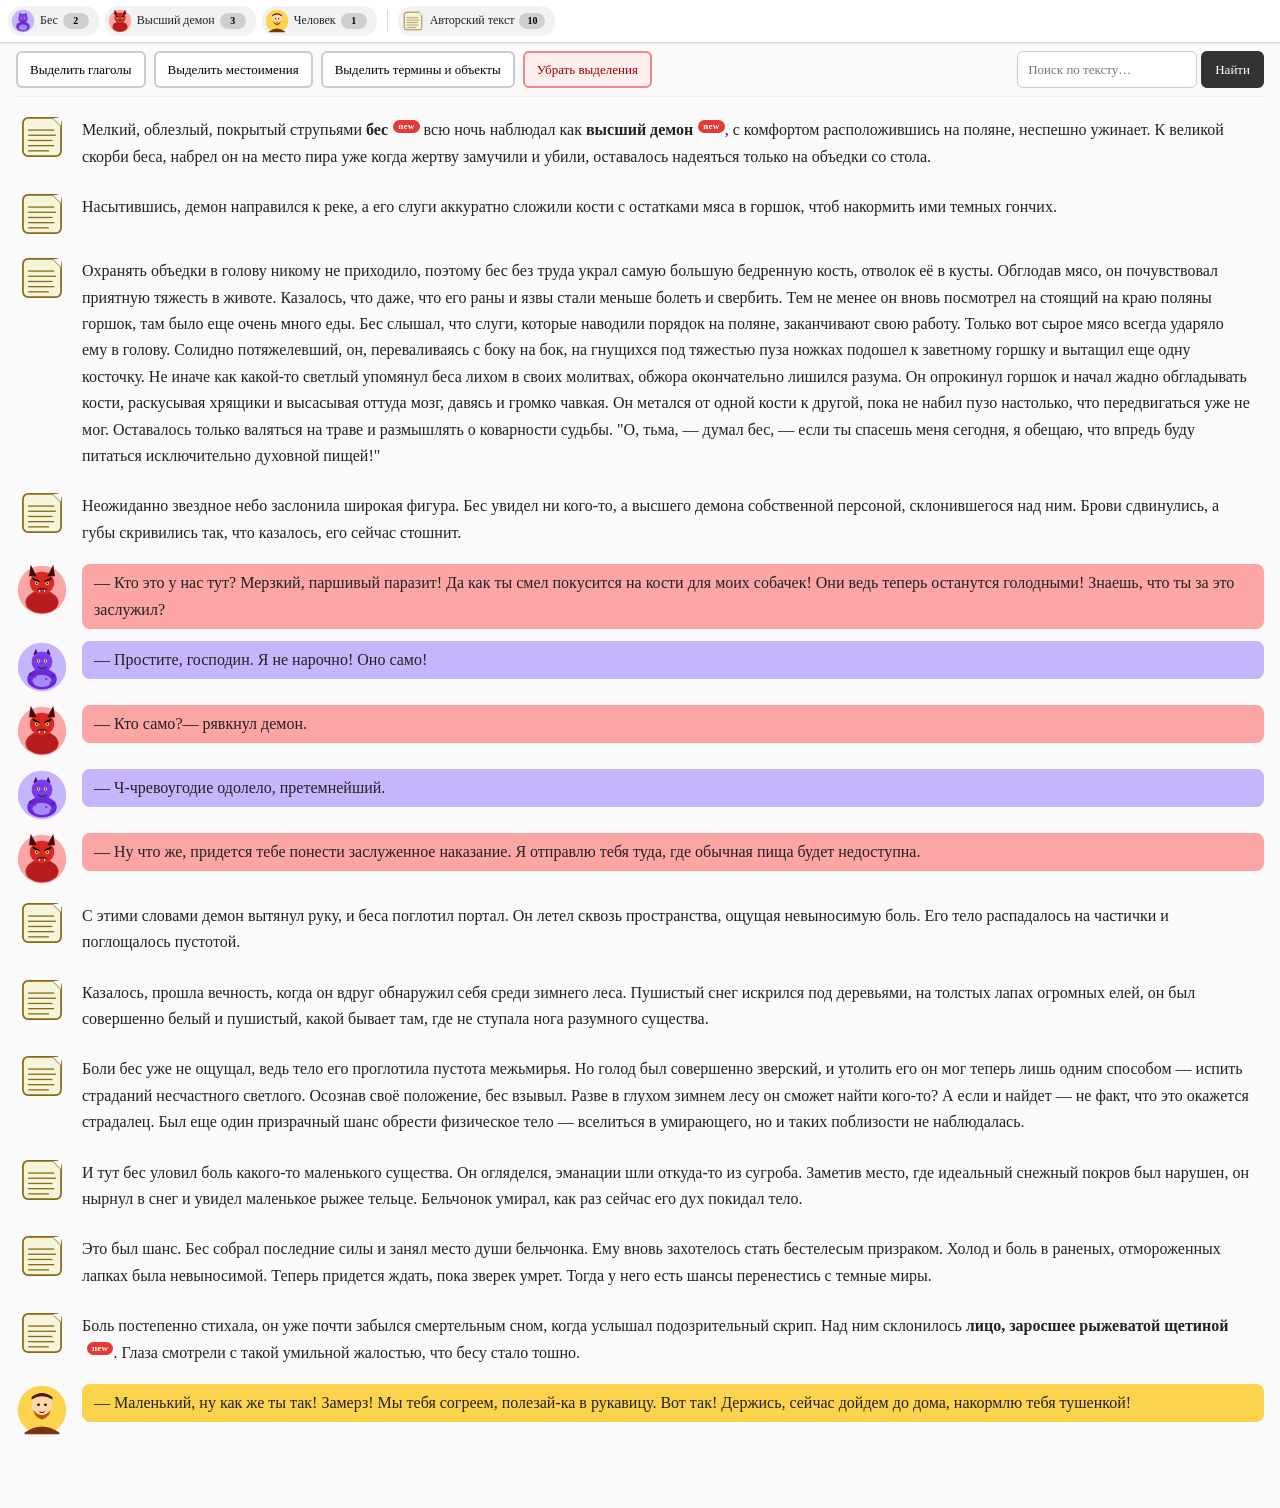
<file: damian_laley/shtorm_text.html>
<!DOCTYPE html>
<html lang="ru">
<head>
<meta charset="UTF-8">
<title>Бес и демон — разбор текста</title>
<style>
  html, body { margin: 0; padding: 0; }
  body {
    font-family: Georgia, "Times New Roman", serif;
    background: #fafafa; color: #222; line-height: 1.65;
    padding: 0 16px 60px;
  }

  /* ============ Легенда (фиксированная узкая полоса) ============ */
  .legend-strip {
    position: sticky; top: 0; z-index: 30;
    height: 42px; display: flex; align-items: center; gap: 6px;
    padding: 0 8px; margin: 0 -16px;
    background: #fff; border-bottom: 1px solid #ddd;
    box-shadow: 0 1px 4px rgba(0,0,0,.06);
    overflow-x: auto; white-space: nowrap;
  }
  .legend-strip::-webkit-scrollbar { height: 4px; }
  .legend-strip::-webkit-scrollbar-thumb { background: #ccc; border-radius: 2px; }

  .legend-strip .item {
    display: inline-flex; align-items: center; gap: 5px;
    padding: 3px 10px 3px 3px;
    background: #f2f2f2; border-radius: 14px;
    font-size: 12px; cursor: pointer; flex-shrink: 0;
    transition: background .12s, box-shadow .12s;
  }
  .legend-strip .item:hover { background: #eaeaea; }
  .legend-strip .item.active {
    background: #ffe066; outline: 2px solid #d4a017; font-weight: bold;
  }
  .legend-strip .item .avatar { width: 24px; height: 24px; flex-shrink: 0; }
  .legend-strip .item .avatar svg { display: block; width: 100%; height: 100%; }
  .legend-strip .count {
    background: rgba(0,0,0,.14); color: #000;
    padding: 0 6px; border-radius: 8px;
    font-size: 10px; font-weight: bold; min-width: 14px; text-align: center;
  }
  .legend-strip .sep { width: 1px; height: 22px; background: #ddd; margin: 0 4px; flex-shrink: 0; }

  /* ============ Тулбар ============ */
  .toolbar {
    position: sticky; top: 42px; z-index: 25;
    background: #fafafa; display: flex; flex-wrap: wrap; gap: 8px;
    align-items: center; padding: 8px 0; margin-bottom: 14px;
    border-bottom: 1px solid #eee;
  }
  .toolbar button {
    padding: 6px 12px; border: 2px solid #ccc; background: #fff;
    border-radius: 6px; cursor: pointer; font: inherit; font-size: 13px;
    transition: all .12s;
  }
  .toolbar button:hover { border-color: #888; }
  .toolbar button[data-mark="verbs"].active    { background:#000; color:#fff; border-color:#000; }
  .toolbar button[data-mark="pronouns"].active { background:#ccc; color:#000; font-weight:bold; border-color:#999; }
  .toolbar button[data-mark="terms"].active    { background:#ffc2c2; color:#900; border-color:#900; font-weight:bold; }
  .toolbar .clear-btn { background:#fee; border-color:#e88; color:#900; }
  .toolbar .clear-btn:hover { background:#fdd; border-color:#c66; }

  .search-box { display: flex; gap: 4px; margin-left: auto; }
  .search-box input {
    padding: 6px 10px; border: 1px solid #ccc; border-radius: 6px;
    font: inherit; font-size: 13px; width: 180px;
  }
  .search-box input:focus { outline: 2px solid #88c; border-color: transparent; }
  .search-box button {
    background: #333; color: #fff; border-color: #333;
  }
  .search-box button:hover { background: #000; border-color: #000; }

  /* ============ Хайлайты ============ */
  .show-verbs .verb      { background:#000; color:#fff; padding:0 3px; border-radius:3px; }
  .show-pronouns .pronoun{ background:#cfcfcf; color:#000; font-weight:bold; padding:0 3px; border-radius:3px; }
  .show-terms .term      { background:#ffc2c2; color:#900; font-weight:bold; padding:0 3px; border-radius:3px; }

  /* ============ Макет ============ */
  .layout { display: flex; gap: 24px; align-items: flex-start; }
  .main-text { flex: 1; min-width: 0; }

  /* ============ Блоки ============ */
  .block { display: flex; gap: 14px; margin: 0 0 12px; align-items: flex-start; }
  .block .avatar { width: 52px; height: 52px; flex-shrink: 0; cursor: pointer; transition: transform .12s, filter .12s; border-radius: 50%; }
  .block .avatar:hover { transform: scale(1.08); }
  .block .avatar.active { box-shadow: 0 0 0 3px #d4a017; }
  .block .avatar svg { display: block; width: 100%; height: 100%; }
  .block .text { flex: 1; padding: 6px 12px; border-radius: 8px; }

  .text.bg-bes      { background-color: #C4B5FD; }
  .text.bg-demon    { background-color: #FCA5A5; }
  .text.bg-human    { background-color: #FCD34D; }
  .text.bg-narration { background: transparent; padding-left: 0; }

  /* ============ Badge «new» ============ */
  .new-badge {
    display: inline-block; position: relative;
    background:#e53935; color:#fff; font-weight: bold;
    font-size: 9px; line-height: 1;
    padding: 2px 5px; border-radius: 8px;
    margin-left: 5px; vertical-align: super;
    cursor: help; letter-spacing: .3px;
  }
  .new-badge::after {
    content: attr(data-tip);
    position: absolute; bottom: calc(100% + 6px); left: 50%;
    transform: translateX(-50%);
    background: #222; color: #fff; padding: 4px 8px;
    border-radius: 4px; font-size: 11px; font-weight: normal;
    white-space: nowrap; opacity: 0; pointer-events: none;
    transition: opacity .15s;
  }
  .new-badge:hover::after { opacity: 1; }

  b.first-appearance { font-weight: 700; }

  /* ============ Инфо-панель ============ */
  .info-panel {
    width: 320px; flex-shrink: 0;
    display: none;
    position: sticky; top: 110px;
    max-height: calc(100vh - 130px);
    overflow-y: auto;
    background: #fff; border-radius: 12px;
    padding: 16px 18px;
    box-shadow: 0 4px 16px rgba(0,0,0,.1);
    font-size: 14px;
  }
  .info-panel.visible { display: block; }
  .info-panel h3 {
    margin: 0 0 2px; font-size: 18px;
  }
  .info-panel .panel-sub {
    margin: 0 0 14px; font-size: 11px; text-transform: uppercase;
    letter-spacing: 1px; color: #999;
  }
  .info-section { margin-bottom: 12px; }
  .info-label {
    font-size: 11px; text-transform: uppercase; letter-spacing: 1px;
    color: #666; font-weight: bold; margin-bottom: 2px;
  }
  .info-text { line-height: 1.5; }

  /* ============ Поиск-хит ============ */
  .block.search-hit .text {
    animation: searchPulse 0.55s ease-in-out 5;
  }
  @keyframes searchPulse {
    0%, 100% { box-shadow: 0 0 0 0 rgba(255,193,7,0); }
    50%      { box-shadow: 0 0 0 6px rgba(255,193,7,0.7); }
  }
</style>
</head>
<body>

<!-- ============ SVG-символы ============ -->
<svg style="display:none" xmlns="http://www.w3.org/2000/svg" aria-hidden="true">

  <!-- Бес: мелкий, облезлый, с пузом -->
  <symbol id="p-bes" viewBox="0 0 60 60">
    <circle cx="30" cy="30" r="28" fill="#C4B5FD"/>
    <!-- рожки -->
    <polygon points="20,16 23,9 26,17" fill="#3B0764"/>
    <polygon points="40,16 37,9 34,17" fill="#3B0764"/>
    <!-- голова -->
    <circle cx="30" cy="24" r="12" fill="#7C3AED"/>
    <!-- тело / пузо -->
    <ellipse cx="30" cy="44" rx="17" ry="12" fill="#6D28D9"/>
    <ellipse cx="30" cy="46" rx="11" ry="7" fill="#A78BFA"/>
    <!-- глаза -->
    <circle cx="26" cy="23" r="2" fill="#FCD34D"/>
    <circle cx="34" cy="23" r="2" fill="#FCD34D"/>
    <circle cx="26" cy="23" r="0.8" fill="#000"/>
    <circle cx="34" cy="23" r="0.8" fill="#000"/>
    <!-- ухмылка -->
    <path d="M25 30 Q30 33 35 30" stroke="#1F2937" stroke-width="1.2" fill="none"/>
    <!-- струпья / пятна -->
    <ellipse cx="17" cy="38" rx="2.5" ry="1.5" fill="#4C1D95" opacity="0.7"/>
    <ellipse cx="43" cy="40" rx="2" ry="1.5" fill="#4C1D95" opacity="0.7"/>
    <circle cx="35" cy="44" r="1.2" fill="#4C1D95" opacity="0.7"/>
    <circle cx="22" cy="42" r="1" fill="#4C1D95" opacity="0.6"/>
    <circle cx="40" cy="48" r="1.2" fill="#4C1D95" opacity="0.6"/>
  </symbol>

  <!-- Высший демон: большой, рогатый, злой -->
  <symbol id="p-demon" viewBox="0 0 60 60">
    <circle cx="30" cy="30" r="28" fill="#FCA5A5"/>
    <!-- тело -->
    <ellipse cx="30" cy="44" rx="19" ry="13" fill="#B91C1C"/>
    <!-- голова -->
    <ellipse cx="30" cy="22" rx="14" ry="13" fill="#DC2626"/>
    <!-- большие рога -->
    <polygon points="15,14 17,1 24,14" fill="#450A0A"/>
    <polygon points="45,14 43,1 36,14" fill="#450A0A"/>
    <!-- злые брови -->
    <path d="M20 17 L26 20" stroke="#000" stroke-width="2.2" stroke-linecap="round"/>
    <path d="M40 17 L34 20" stroke="#000" stroke-width="2.2" stroke-linecap="round"/>
    <!-- глаза -->
    <circle cx="24" cy="22" r="2.2" fill="#FCD34D"/>
    <circle cx="36" cy="22" r="2.2" fill="#FCD34D"/>
    <circle cx="24" cy="22" r="1" fill="#000"/>
    <circle cx="36" cy="22" r="1" fill="#000"/>
    <!-- оскал / клыки -->
    <path d="M24 30 Q30 27 36 30" stroke="#1F2937" stroke-width="1.5" fill="none"/>
    <polygon points="26,30 27,33 28,30" fill="#fff"/>
    <polygon points="32,30 33,33 34,30" fill="#fff"/>
  </symbol>

  <!-- Человек: бородатый, добрый -->
  <symbol id="p-human" viewBox="0 0 60 60">
    <circle cx="30" cy="30" r="28" fill="#FCD34D"/>
    <!-- тулуп/куртка -->
    <path d="M10 56 Q30 42 50 56 L50 58 L10 58 Z" fill="#78350F"/>
    <!-- голова -->
    <circle cx="30" cy="24" r="12" fill="#FED7AA"/>
    <!-- шапка/волосы -->
    <path d="M18 18 Q30 10 42 18 L42 15 Q30 6 18 15 Z" fill="#451A03"/>
    <!-- борода -->
    <path d="M20 30 Q30 42 40 30 Q38 39 30 41 Q22 39 20 30 Z" fill="#B45309"/>
    <!-- глаза добрые -->
    <circle cx="26" cy="24" r="1.5" fill="#000"/>
    <circle cx="34" cy="24" r="1.5" fill="#000"/>
    <!-- улыбка под усами -->
    <path d="M27 32 Q30 34 33 32" stroke="#000" stroke-width="1" fill="none"/>
  </symbol>

  <!-- Авторский текст: пергамент -->
  <symbol id="p-narration" viewBox="0 0 60 60">
    <rect x="8" y="8" width="44" height="44" rx="6" fill="#F5F5DC" stroke="#8B6914" stroke-width="2"/>
    <polygon points="42,8 52,8 52,18" fill="#fafafa"/>
    <line x1="42" y1="8" x2="52" y2="18" stroke="#8B6914" stroke-width="1"/>
    <line x1="14" y1="22" x2="44" y2="22" stroke="#8B6914" stroke-width="1.5"/>
    <line x1="14" y1="28" x2="46" y2="28" stroke="#8B6914" stroke-width="1.5"/>
    <line x1="14" y1="34" x2="42" y2="34" stroke="#8B6914" stroke-width="1.5"/>
    <line x1="14" y1="40" x2="44" y2="40" stroke="#8B6914" stroke-width="1.5"/>
    <line x1="14" y1="46" x2="38" y2="46" stroke="#8B6914" stroke-width="1.5"/>
  </symbol>
</svg>

<!-- ============ Легенда ============ -->
<div class="legend-strip" id="legendStrip">
  <div class="item" data-char="bes"><div class="avatar"><svg viewBox="0 0 60 60"><use href="#p-bes"/></svg></div><span>Бес</span><span class="count">0</span></div>
  <div class="item" data-char="demon"><div class="avatar"><svg viewBox="0 0 60 60"><use href="#p-demon"/></svg></div><span>Высший демон</span><span class="count">0</span></div>
  <div class="item" data-char="human"><div class="avatar"><svg viewBox="0 0 60 60"><use href="#p-human"/></svg></div><span>Человек</span><span class="count">0</span></div>
  <div class="sep"></div>
  <div class="item" data-char="narration"><div class="avatar"><svg viewBox="0 0 60 60"><use href="#p-narration"/></svg></div><span>Авторский текст</span><span class="count">0</span></div>
</div>

<!-- ============ Тулбар ============ -->
<div class="toolbar">
  <button data-mark="verbs">Выделить глаголы</button>
  <button data-mark="pronouns">Выделить местоимения</button>
  <button data-mark="terms">Выделить термины и объекты</button>
  <button data-mark="clear" class="clear-btn">Убрать выделения</button>
  <div class="search-box">
    <input type="search" id="searchInput" placeholder="Поиск по тексту…">
    <button id="searchBtn" type="button">Найти</button>
  </div>
</div>

<!-- ============ Макет ============ -->
<div class="layout">
  <main class="main-text" id="mainText">

    <div class="block" data-character="narration">
      <div class="avatar"><svg viewBox="0 0 60 60"><use href="#p-narration"/></svg></div>
      <div class="text bg-narration">Мелкий, облезлый, покрытый струпьями <b class="first-appearance">бес<span class="new-badge" data-tip="Первое появление">new</span></b> всю ночь наблюдал как <b class="first-appearance">высший демон<span class="new-badge" data-tip="Первое появление">new</span></b>, с комфортом расположившись на поляне, неспешно ужинает. К великой скорби беса, набрел он на место пира уже когда жертву замучили и убили, оставалось надеяться только на объедки со стола.</div>
    </div>

    <div class="block" data-character="narration">
      <div class="avatar"><svg viewBox="0 0 60 60"><use href="#p-narration"/></svg></div>
      <div class="text bg-narration">Насытившись, демон направился к реке, а его слуги аккуратно сложили кости с остатками мяса в горшок, чтоб накормить ими темных гончих.</div>
    </div>

    <div class="block" data-character="narration">
      <div class="avatar"><svg viewBox="0 0 60 60"><use href="#p-narration"/></svg></div>
      <div class="text bg-narration">Охранять объедки в голову никому не приходило, поэтому бес без труда украл самую большую бедренную кость, отволок её в кусты. Обглодав мясо, он почувствовал приятную тяжесть в животе. Казалось, что даже, что его раны и язвы стали меньше болеть и свербить. Тем не менее он вновь посмотрел на стоящий на краю поляны горшок, там было еще очень много еды. Бес слышал, что слуги, которые наводили порядок на поляне, заканчивают свою работу. Только вот сырое мясо всегда ударяло ему в голову. Солидно потяжелевший, он, переваливаясь с боку на бок, на гнущихся под тяжестью пуза ножках подошел к заветному горшку и вытащил еще одну косточку. Не иначе как какой-то светлый упомянул беса лихом в своих молитвах, обжора окончательно лишился разума. Он опрокинул горшок и начал жадно обгладывать кости, раскусывая хрящики и высасывая оттуда мозг, давясь и громко чавкая. Он метался от одной кости к другой, пока не набил пузо настолько, что передвигаться уже не мог. Оставалось только валяться на траве и размышлять о коварности судьбы. "О, тьма, — думал бес, — если ты спасешь меня сегодня, я обещаю, что впредь буду питаться исключительно духовной пищей!"</div>
    </div>

    <div class="block" data-character="narration">
      <div class="avatar"><svg viewBox="0 0 60 60"><use href="#p-narration"/></svg></div>
      <div class="text bg-narration">Неожиданно звездное небо заслонила широкая фигура. Бес увидел ни кого-то, а высшего демона собственной персоной, склонившегося над ним. Брови сдвинулись, а губы скривились так, что казалось, его сейчас стошнит.</div>
    </div>

    <div class="block" data-character="demon">
      <div class="avatar"><svg viewBox="0 0 60 60"><use href="#p-demon"/></svg></div>
      <div class="text bg-demon">— Кто это у нас тут? Мерзкий, паршивый паразит! Да как ты смел покусится на кости для моих собачек! Они ведь теперь останутся голодными! Знаешь, что ты за это заслужил?</div>
    </div>

    <div class="block" data-character="bes">
      <div class="avatar"><svg viewBox="0 0 60 60"><use href="#p-bes"/></svg></div>
      <div class="text bg-bes">— Простите, господин. Я не нарочно! Оно само!</div>
    </div>

    <div class="block" data-character="demon">
      <div class="avatar"><svg viewBox="0 0 60 60"><use href="#p-demon"/></svg></div>
      <div class="text bg-demon">— Кто само?— рявкнул демон.</div>
    </div>

    <div class="block" data-character="bes">
      <div class="avatar"><svg viewBox="0 0 60 60"><use href="#p-bes"/></svg></div>
      <div class="text bg-bes">— Ч-чревоугодие одолело, претемнейший.</div>
    </div>

    <div class="block" data-character="demon">
      <div class="avatar"><svg viewBox="0 0 60 60"><use href="#p-demon"/></svg></div>
      <div class="text bg-demon">— Ну что же, придется тебе понести заслуженное наказание. Я отправлю тебя туда, где обычная пища будет недоступна.</div>
    </div>

    <div class="block" data-character="narration">
      <div class="avatar"><svg viewBox="0 0 60 60"><use href="#p-narration"/></svg></div>
      <div class="text bg-narration">С этими словами демон вытянул руку, и беса поглотил портал. Он летел сквозь пространства, ощущая невыносимую боль. Его тело распадалось на частички и поглощалось пустотой.</div>
    </div>

    <div class="block" data-character="narration">
      <div class="avatar"><svg viewBox="0 0 60 60"><use href="#p-narration"/></svg></div>
      <div class="text bg-narration">Казалось, прошла вечность, когда он вдруг обнаружил себя среди зимнего леса. Пушистый снег искрился под деревьями, на толстых лапах огромных елей, он был совершенно белый и пушистый, какой бывает там, где не ступала нога разумного существа.</div>
    </div>

    <div class="block" data-character="narration">
      <div class="avatar"><svg viewBox="0 0 60 60"><use href="#p-narration"/></svg></div>
      <div class="text bg-narration">Боли бес уже не ощущал, ведь тело его проглотила пустота межьмирья. Но голод был совершенно зверский, и утолить его он мог теперь лишь одним способом — испить страданий несчастного светлого. Осознав своё положение, бес взывыл. Разве в глухом зимнем лесу он сможет найти кого-то? А если и найдет — не факт, что это окажется страдалец. Был еще один призрачный шанс обрести физическое тело — вселиться в умирающего, но и таких поблизости не наблюдалась.</div>
    </div>

    <div class="block" data-character="narration">
      <div class="avatar"><svg viewBox="0 0 60 60"><use href="#p-narration"/></svg></div>
      <div class="text bg-narration">И тут бес уловил боль какого-то маленького существа. Он огляделся, эманации шли откуда-то из сугроба. Заметив место, где идеальный снежный покров был нарушен, он нырнул в снег и увидел маленькое рыжее тельце. Бельчонок умирал, как раз сейчас его дух покидал тело.</div>
    </div>

    <div class="block" data-character="narration">
      <div class="avatar"><svg viewBox="0 0 60 60"><use href="#p-narration"/></svg></div>
      <div class="text bg-narration">Это был шанс. Бес собрал последние силы и занял место души бельчонка. Ему вновь захотелось стать бестелесым призраком. Холод и боль в раненых, отмороженных лапках была невыносимой. Теперь придется ждать, пока зверек умрет. Тогда у него есть шансы перенестись с темные миры.</div>
    </div>

    <div class="block" data-character="narration">
      <div class="avatar"><svg viewBox="0 0 60 60"><use href="#p-narration"/></svg></div>
      <div class="text bg-narration">Боль постепенно стихала, он уже почти забылся смертельным сном, когда услышал подозрительный скрип. Над ним склонилось <b class="first-appearance">лицо, заросшее рыжеватой щетиной<span class="new-badge" data-tip="Первое появление">new</span></b>. Глаза смотрели с такой умильной жалостью, что бесу стало тошно.</div>
    </div>

    <div class="block" data-character="human">
      <div class="avatar"><svg viewBox="0 0 60 60"><use href="#p-human"/></svg></div>
      <div class="text bg-human">— Маленький, ну как же ты так! Замерз! Мы тебя согреем, полезай-ка в рукавицу. Вот так! Держись, сейчас дойдем до дома, накормлю тебя тушенкой!</div>
    </div>

  </main>

  <aside class="info-panel" id="infoPanel"></aside>
</div>

<script>
(function () {
  const escapeRegex = s => s.replace(/[.*+?^${}()|[\]\\]/g, '\\$&');

  // =================== Термины ===================
  const terms = [
    'высший демон', 'высшего демона', 'высшему демону', 'высшим демоном',
    'темные гончие', 'темных гончих', 'темным гончим', 'темными гончими',
    'бедренная кость', 'бедренную кость', 'бедренной кости',
    'духовная пища', 'духовной пищей', 'духовную пищу',
    'чревоугодие', 'претемнейший', 'претемнейшему',
    'портал', 'портала', 'порталом', 'портале',
    'межмирье', 'межмирья', 'межьмирья', 'межмирью',
    'пустота', 'пустотой', 'пустоту', 'пустоты', 'пустоте',
    'эманации', 'эманаций', 'эманациями',
    'бельчонок', 'бельчонка', 'бельчонку', 'бельчонком',
    'вселиться', 'вселение', 'вселился', 'вселилась',
    'руппа', 'рукавица', 'рукавицу', 'рукавицы', 'рукавицей',
    'тушенка', 'тушенкой', 'тушенки', 'тушёнка', 'тушёнкой',
    'светлый', 'светлого', 'светлому', 'светлым',
    'струпья', 'струпьями', 'струпьев',
    'гончие', 'гончих', 'гончим', 'гончими',
    'горшок', 'горшка', 'горшку', 'горшком', 'горшке',
    'хрящики', 'хрящиков', 'хрящиками',
    'сугроб', 'сугроба', 'сугробу', 'сугробом', 'сугробе',
    'тельце', 'тельца', 'тельцем',
    'лапки', 'лапок', 'лапках', 'лапками',
    'межьмирья'
  ].sort((a, b) => b.length - a.length);
  const termRegex = new RegExp(
    `(?<![а-яёА-ЯЁ\\w])(${terms.map(escapeRegex).join('|')})(?![а-яёА-ЯЁ\\w])`, 'giu'
  );

  // =================== Местоимения (без «каждый», «который») ===================
  const pronouns = [
    'я','ты','он','она','оно','мы','вы','они',
    'меня','тебя','его','её','нее','нас','вас','них',
    'мне','тебе','ему','ей','ней','нам','вам','им','ним',
    'мной','мною','тобой','тобою','нами','вами','ими','ними',
    'себя','себе','собой','собою',
    'мой','моя','моё','мои','моего','моей','моему','моим','моём',
    'твой','твоя','твоё','твои','твоего','твоей','твоему','твоим',
    'наш','наша','наше','наши','нашего','нашей','нашему','нашим',
    'ваш','ваша','ваше','ваши','вашего','вашей','вашему','вашим',
    'свой','своя','своё','свои','своего','своей','своему','своим',
    'этот','эта','это','эти','этого','этой','этому','этим','этом',
    'тот','та','те','того','той','тому','тем','том',
    'такой','такая','такое','такие','такого','такой','таком',
    'весь','вся','всё','все','всего','всей','всему','всем',
    'сам','сама','само','сами','самого','самой',
    'любой','любая','любое','любые','любого','любой',
    'другой','другая','другое','другие','другого','другой',
    'иной','иная','иное','иные',
    'кто','что','какой','какая','какое','какие',
    'никто','ничто','никакой','ничей'
  ].sort((a, b) => b.length - a.length);
  const pronounRegex = new RegExp(
    `(?<![а-яёА-ЯЁ\\w])(${pronouns.map(escapeRegex).join('|')})(?![а-яёА-ЯЁ\\w])`, 'giu'
  );

  // =================== Глаголы ===================
  const verbRegex = /(?<![а-яёА-ЯЁ])([а-яё]+(?:ться|тся|ть|ешь|ишь|ем|им|ете|ите|ет|ёт|ит|ут|ют|ат|ят|ал|ала|ало|али|ил|ила|ило|или|ыл|ыла|ыло|ыли|ёл|ел|ела|ело|ели|лся|лась|лось|лись))(?![а-яёА-ЯЁ])/giu;

  const verbStoplist = new Set([
    'мать','дочь','ночь','печь','речь','вещь','помощь','площадь','часть','власть',
    'скорость','гордость','зависть','радость','плоть','масть','пасть','сеть','плеть',
    'пять','шесть','семь','восемь','девять','десять','семнадцать','двадцать','тридцать',
    'суть','путь','ртуть','муть','сень','ступень','тень','день','корень','олень','зять',
    'гость','кость','кисть','месть','лесть','честь','прелесть','шест','куст','лист',
    'аист','мост','пост','хвост','рост','тост','тест','жест','шелест','холст',
    'стол','стул','бал','зал','вал','канал','финал','сигнал','журнал','идеал','портал',
    'металл','кристалл','капитал','квартал','вокзал','причал','обвал','провал','отвал',
    'привал','перевал','подвал','кинжал','материал','минерал','овал','фиал','адмирал',
    'генерал','маршал','фестиваль','госпиталь','портфель','кабель','мебель','корабль',
    'ансамбль','автомобиль','кабинет','букет','пакет','совет','буфет','аппетит','кредит',
    'лимит','бандит','маршрут','салют','парашют','уют','привет','ответ','запрет','завет',
    'рассвет','цвет','навет','раунд','тополь','тополю','угол','котел','котёл','орел','орёл',
    'узел','козел','козёл','сокол','футбол','баскетбол','волейбол','гол','ноль',
    'дело','дела','делу','делом','деле','дел','тел','тело','тела','телу','телом','теле',
    'село','сёла','сёл','мел','лось'
  ]);

  function markText(el, regex, className, stoplist) {
    const walker = document.createTreeWalker(el, NodeFilter.SHOW_TEXT, {
      acceptNode(node) {
        const p = node.parentNode;
        if (p && p.classList && (
          p.classList.contains('term') ||
          p.classList.contains('pronoun') ||
          p.classList.contains('verb') ||
          p.classList.contains('new-badge')
        )) return NodeFilter.FILTER_REJECT;
        return NodeFilter.FILTER_ACCEPT;
      }
    });
    const nodes = [];
    let n;
    while ((n = walker.nextNode())) nodes.push(n);

    nodes.forEach(node => {
      const text = node.textContent;
      const re = new RegExp(regex.source, regex.flags);
      const hits = [];
      let m;
      while ((m = re.exec(text)) !== null) {
        if (stoplist && stoplist.has(m[0].toLowerCase())) continue;
        hits.push({ s: m.index, e: m.index + m[0].length, t: m[0] });
        if (m.index === re.lastIndex) re.lastIndex++;
      }
      if (!hits.length) return;

      const frag = document.createDocumentFragment();
      let pos = 0;
      hits.forEach(h => {
        if (h.s > pos) frag.appendChild(document.createTextNode(text.slice(pos, h.s)));
        const span = document.createElement('span');
        span.className = className;
        span.textContent = h.t;
        frag.appendChild(span);
        pos = h.e;
      });
      if (pos < text.length) frag.appendChild(document.createTextNode(text.slice(pos)));
      node.parentNode.replaceChild(frag, node);
    });
  }

  document.querySelectorAll('.block .text').forEach(el => {
    markText(el, termRegex,    'term');
    markText(el, pronounRegex, 'pronoun');
    markText(el, verbRegex,    'verb', verbStoplist);
  });

  // =================== Кнопки-тогглы ===================
  const toggleBtns = document.querySelectorAll('.toolbar button[data-mark="verbs"], .toolbar button[data-mark="pronouns"], .toolbar button[data-mark="terms"]');
  toggleBtns.forEach(btn => {
    btn.addEventListener('click', () => {
      const mark = btn.dataset.mark;
      document.body.classList.toggle('show-' + mark);
      btn.classList.toggle('active');
    });
  });

  // =================== «Убрать выделения» ===================
  document.querySelector('.clear-btn').addEventListener('click', () => {
    document.body.classList.remove('show-verbs', 'show-pronouns', 'show-terms');
    toggleBtns.forEach(b => b.classList.remove('active'));
  });

  // =================== Счётчики ===================
  function updateCounts() {
    const counts = {};
    document.querySelectorAll('.block').forEach(b => {
      counts[b.dataset.character] = (counts[b.dataset.character] || 0) + 1;
    });
    document.querySelectorAll('.legend-strip .item[data-char]').forEach(item => {
      const c = item.querySelector('.count');
      if (c) c.textContent = counts[item.dataset.char] || 0;
    });
  }
  updateCounts();

  // =================== Инфо-панель ===================
  const characterInfo = {
    bes: {
      title: 'Бес',
      sections: [
        { label: 'Внешность', text: 'Мелкий, облезлый, покрытый струпьями. Раздутое пузо, гнущиеся под тяжестью ножки. Раны и язвы, которые меньше болят после еды. Переваливается с боку на бок, когда наелся.' },
        { label: 'Манера говорить', text: 'С демоном — заискивающе, с запинками. В отчаянии — патетично, с мольбой. Сам с собой — жалостливо, философски («о коварности судьбы»).' },
        { label: 'Словечки', text: '«Господин», «претемнейший», «о, тьма», «оно само», «духовная пища».' },
        { label: 'Роль', text: 'Обжора и падальщик. Главный герой. Его главный двигатель — чревоугодие: сырое мясо «ударяет в голову».' }
      ]
    },
    demon: {
      title: 'Высший демон',
      sections: [
        { label: 'Внешность', text: 'Широкая фигура, заслоняет звёздное небо. Брови сдвинуты, губы скривлены так, что кажется, его стошнит. Брезгливое выражение.' },
        { label: 'Манера говорить', text: 'Гневная, презрительная, повелительная. Сразу переходит к угрозе наказания. Не слушает оправданий.' },
        { label: 'Словечки', text: '«Мерзкий, паршивый паразит», «моих собачек», «заслуженное наказание», «обычная пища будет недоступна».' },
        { label: 'Роль', text: 'Каратель, хозяин тёмных гончих. Источник сюжетного конфликта: отправляет беса в межмирье.' }
      ]
    },
    human: {
      title: 'Человек',
      sections: [
        { label: 'Внешность', text: 'Лицо, заросшее рыжеватой щетиной. Глаза смотрят с умильной жалостью. Добрый, но не понимает, кого спасает.' },
        { label: 'Манера говорить', text: 'Ласковая, заботливая, с уменьшительно-ласкательными формами. Суетится, хочет согреть и накормить.' },
        { label: 'Словечки', text: '«Маленький», «замёрз», «рукавица», «тушёнка», «пойдём до дома».' },
        { label: 'Роль', text: 'Спаситель в финале. Ирония: кормит тушёнкой того, кто теперь, возможно, не может есть обычную пищу.' }
      ]
    },
    narration: {
      title: 'Авторский текст',
      sections: [
        { label: 'Голос', text: 'От третьего лица, всеведущий. Следит за бесом и комментирует его состояние.' },
        { label: 'Манера', text: 'Литературная, с иронией и грубоватой конкретикой («давясь и громко чавкая», «раскусывая хрящики»). Периоды длинные, с деталями.' },
        { label: 'Особенность', text: 'Внутренние мысли беса переданы в кавычках внутри повествования. Контраст высокой лексики («коварность судьбы») и низкой («пузо», «жрать») — основа иронии.' }
      ]
    }
  };

  let activeChar = null;
  const infoPanel = document.getElementById('infoPanel');

  function applyFilter() {
    document.querySelectorAll('.block').forEach(b => {
      b.style.display = (!activeChar || b.dataset.character === activeChar) ? '' : 'none';
    });
    document.querySelectorAll('.legend-strip .item[data-char]').forEach(i => {
      i.classList.toggle('active', i.dataset.char === activeChar);
    });
    document.querySelectorAll('.block .avatar').forEach(a => {
      const b = a.closest('.block');
      a.classList.toggle('active', !!activeChar && b && b.dataset.character === activeChar);
    });
  }

  function updateInfoPanel() {
    if (!activeChar || !characterInfo[activeChar]) {
      infoPanel.classList.remove('visible');
      infoPanel.innerHTML = '';
      return;
    }
    const info = characterInfo[activeChar];
    let html = `<h3>${info.title}</h3><p class="panel-sub">Сгенерированный портрет</p>`;
    info.sections.forEach(s => {
      html += `<div class="info-section"><div class="info-label">${s.label}</div><div class="info-text">${s.text}</div></div>`;
    });
    infoPanel.innerHTML = html;
    infoPanel.classList.add('visible');
  }

  function selectCharacter(key) {
    activeChar = (activeChar === key) ? null : key;
    applyFilter();
    updateInfoPanel();
  }

  document.querySelectorAll('.legend-strip .item[data-char]').forEach(item => {
    item.addEventListener('click', () => selectCharacter(item.dataset.char));
  });

  document.querySelectorAll('.block').forEach(block => {
    const av = block.querySelector('.avatar');
    if (av) av.addEventListener('click', () => selectCharacter(block.dataset.character));
  });

  // =================== Поиск ===================
  const searchInput = document.getElementById('searchInput');
  const searchBtn   = document.getElementById('searchBtn');

  function doSearch() {
    const q = searchInput.value.trim().toLowerCase();
    if (!q) return;
    const blocks = document.querySelectorAll('.block');
    for (const block of blocks) {
      if (block.textContent.toLowerCase().includes(q)) {
        if (block.style.display === 'none') {
          activeChar = null;
          applyFilter();
          updateInfoPanel();
        }
        block.scrollIntoView({ behavior: 'smooth', block: 'center' });
        block.classList.remove('search-hit');
        void block.offsetWidth;
        block.classList.add('search-hit');
        setTimeout(() => block.classList.remove('search-hit'), 3000);
        return;
      }
    }
    alert('Не найдено: «' + searchInput.value + '»');
  }

  searchBtn.addEventListener('click', doSearch);
  searchInput.addEventListener('keydown', e => {
    if (e.key === 'Enter') doSearch();
    if (e.key === 'Escape') { searchInput.value = ''; searchInput.blur(); }
  });
})();
</script>
</body>
</html>
</file>
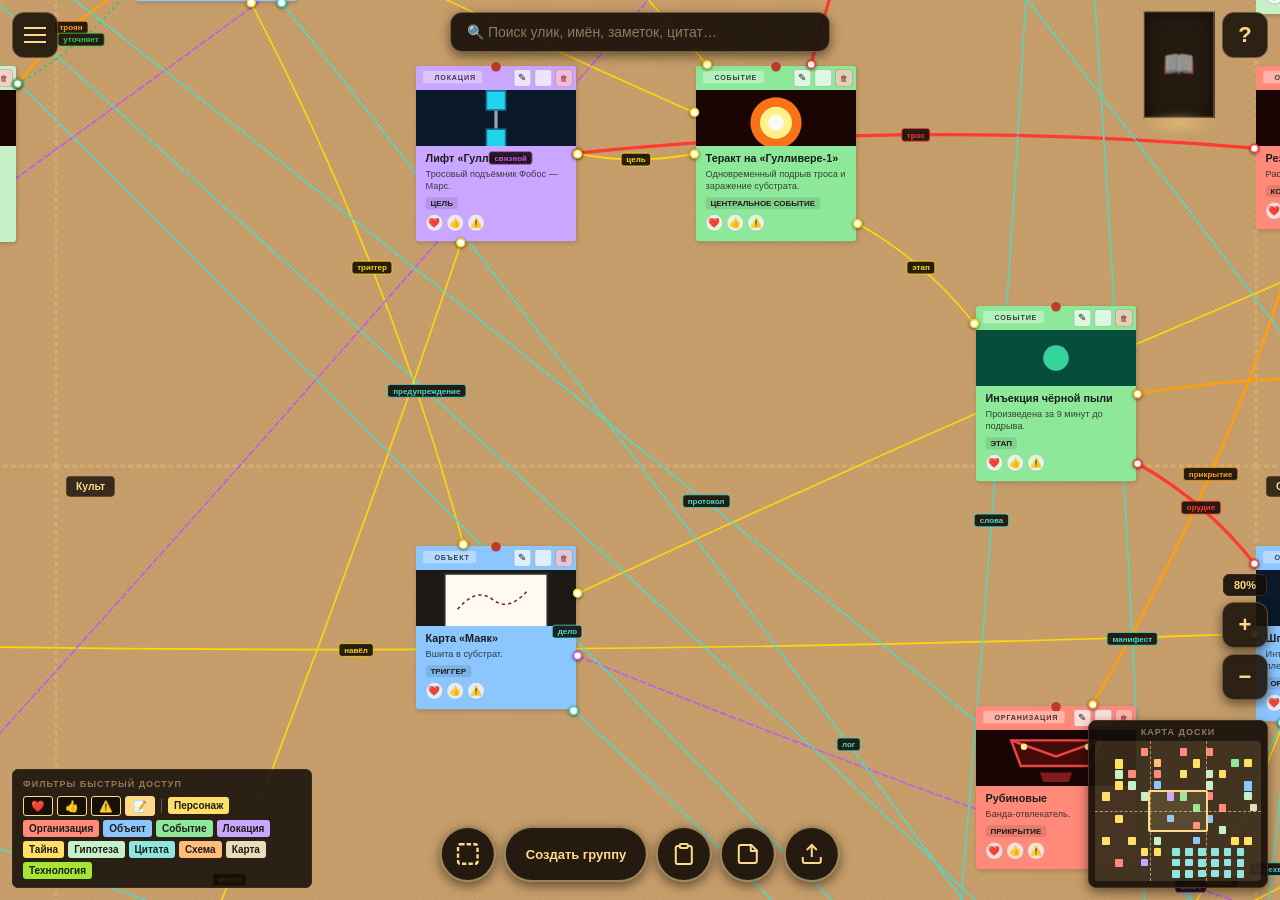
<file: storyboard/index9.html>
<!DOCTYPE html>
<html lang="ru">
<head>
<meta charset="utf-8">
<meta name="viewport" content="width=device-width, initial-scale=1, maximum-scale=1, user-scalable=no, viewport-fit=cover">
<meta name="theme-color" content="#1a120c">
<title>Доска расследования · Теракт на «Гулливере»</title>
<style>
* { box-sizing: border-box; -webkit-tap-highlight-color: transparent; }
html, body {
  height: 100%; margin: 0; overflow: hidden; overscroll-behavior: none;
  font-family: 'Segoe UI', Roboto, -apple-system, sans-serif;
  background: #1a120c; color: #eee; user-select: none; -webkit-user-select: none;
  touch-action: none;
}
body.connecting { cursor: crosshair; }
body.connecting .sticky, body.connecting .note { cursor: crosshair; }

#viewport { position: fixed; inset: 0; overflow: hidden; touch-action: none; background: #2a1e14; }
#board {
  position: absolute; left: 0; top: 0; width: 4500px; height: 3800px;
  transform-origin: 0 0;
  background-color: #c9a06b;
  background-image: repeating-linear-gradient(45deg, rgba(0,0,0,0.03) 0 2px, transparent 2px 4px);
  border: 20px solid #4a3018;
}
#zones-layer { position: absolute; inset: 0; z-index: 1; pointer-events: none; }
.zone { position: absolute; border: 2px dashed rgba(255,217,138,0.25); pointer-events: none; }
.zone-label {
  position: absolute; top: 10px; left: 10px;
  background: rgba(20,14,9,0.8); color: #ffd98a;
  padding: 5px 12px; border-radius: 6px; font-size: 13px; font-weight: 700;
  border: 1px solid rgba(255,217,138,0.4); cursor: pointer;
  pointer-events: auto; transition: background 0.15s;
}
.zone-label:hover { background: rgba(60,45,25,0.95); }
#connections { position: absolute; left: 0; top: 0; z-index: 2; overflow: visible; pointer-events: none; }
#labels-layer { position: absolute; left: 0; top: 0; z-index: 6; pointer-events: none; overflow: visible; }
#handles-layer { position: absolute; left: 0; top: 0; z-index: 7; pointer-events: none; overflow: visible; }
#notes-layer { position: absolute; left: 0; top: 0; width: 100%; height: 100%; z-index: 3; touch-action: none; pointer-events: none; }
#stickies { position: absolute; left: 0; top: 0; width: 100%; height: 100%; z-index: 4; touch-action: none; pointer-events: none; }
#groups-layer { position: absolute; left: 0; top: 0; width: 100%; height: 100%; z-index: 5; pointer-events: none; }

#borderDot {
  position: absolute; width: 26px; height: 26px; pointer-events: none; z-index: 8;
  transform: translate(-50%, -50%); display: none;
}
#borderDot.visible { display: block; pointer-events: auto; }
#borderDot::before {
  content: ''; position: absolute; inset: 6px; border-radius: 50%;
  background: #ffd98a; border: 2px solid #1a120c;
  box-shadow: 0 2px 8px rgba(0,0,0,0.7);
  animation: dotPulse 1.6s infinite ease-in-out;
}
@keyframes dotPulse { 0%,100% { transform: scale(1); } 50% { transform: scale(1.2); } }

#caseHead {
  position: absolute; left: 100px; top: 100px; width: 700px; padding: 20px 30px;
  background: #fdfaf2; border-radius: 4px; box-shadow: 2px 2px 0 rgba(0,0,0,0.1);
  color: #2a2118; z-index: 6; pointer-events: auto;
}
#caseHead h1 { margin: 0 0 10px; font-size: 36px; line-height: 1.1; cursor: pointer; }
#caseHead h1:hover { opacity: 0.8; }
#caseHead p { margin: 0; font-size: 18px; opacity: 0.7; font-family: Georgia, serif; font-style: italic; cursor: pointer; }
#caseHead p:hover { opacity: 1; }
#stamp {
  position: absolute; right: 20px; bottom: 15px; padding: 6px 12px; border: 3px solid #b3261e;
  color: #b3261e; font-weight: 800; font-size: 22px; letter-spacing: 2px;
  transform: rotate(-8deg); opacity: 0.8; pointer-events: none;
}
#subCase {
  position: absolute; left: 100px; top: 255px; width: 700px;
  z-index: 6; display: flex; flex-direction: column; gap: 6px; pointer-events: auto;
}
#statsBox {
  background: rgba(20,14,9,0.9); border: 1px solid #5a3d23; border-radius: 6px;
  padding: 8px 12px; font-size: 11px; color: #d8cbb6;
  display: flex; flex-wrap: wrap; gap: 6px 12px; pointer-events: none;
}
#statsBox .stat-item { display: flex; align-items: center; gap: 4px; }
#statsBox .stat-dot { width: 8px; height: 8px; border-radius: 50%; }
#statsBox .stat-total { font-weight: 800; color: #ffd98a; }
#legend {
  background: rgba(253,250,242,0.92); color: #2a2118;
  padding: 8px 14px; border-radius: 4px; font-size: 13px;
  cursor: pointer; box-shadow: 2px 2px 0 rgba(0,0,0,0.1);
  line-height: 1.4;
}
#legend:hover { background: rgba(253,250,242,1); }
#legend::before { content: '📌 Описание: '; font-weight: 800; color: #8a6a2a; }

.link-label {
  position: absolute; padding: 2px 6px; border-radius: 4px; font-size: 10px;
  font-weight: bold; font-family: sans-serif; white-space: nowrap; cursor: pointer;
  pointer-events: auto; background: rgba(20,14,9,0.9); border: 1px solid;
  transform: translate(-50%, -50%);
}
.link-label:active { background: rgba(50, 40, 30, 0.9); }

.link-edit-box {
  position: absolute; display: flex; flex-direction: column; gap: 4px;
  background: #2c2118; padding: 8px; border-radius: 6px;
  box-shadow: 0 4px 12px rgba(0,0,0,0.8); z-index: 100;
  pointer-events: auto; transform: translate(-50%, -50%); border: 1px solid #4a3b2a;
}
.link-edit-box input, .link-edit-box select {
  width: 150px; padding: 6px; font-size: 12px;
  border: 1px solid #4a3b2a; background: #110d09; color: #fff;
  border-radius: 4px; outline: none;
}
.link-edit-box .link-actions { display: flex; gap: 4px; }
.link-edit-box .link-actions button {
  flex: 1; padding: 6px; border-radius: 4px; font-size: 11px; font-weight: 700; border: none; cursor: pointer;
}
.link-edit-box .link-actions .btn-save { background: #ffd98a; color: #1a120c; }
.link-edit-box .link-actions .btn-del { background: #8a2b2b; color: #fff; }

.link-handle {
  position: absolute; width: 28px; height: 28px; pointer-events: auto;
  cursor: grab; transform: translate(-50%, -50%);
  display: flex; align-items: center; justify-content: center;
  touch-action: none; z-index: 10;
}
.link-handle .dot {
  width: 12px; height: 12px; border-radius: 50%; background: #fff;
  border: 2px solid #ffd60a; box-shadow: 0 1px 4px rgba(0,0,0,0.6);
  transition: transform 0.15s, background 0.15s; pointer-events: none;
}
.link-handle:active .dot, .link-handle.dragging .dot { transform: scale(1.5); background: #ffd60a; }

.sticky {
  position: absolute; left: 0; top: 0; width: 200px; min-height: 150px;
  padding: 30px 12px 12px; border-radius: 3px; background: var(--c);
  color: #1c1c1c; font-size: 13px; box-shadow: 1px 2px 5px rgba(0,0,0,0.2);
  cursor: grab; touch-action: none; pointer-events: auto;
  transform: translate(var(--x), var(--y));
  display: flex; flex-direction: column;
}
.sticky.dragging { z-index: 999; cursor: grabbing; will-change: transform; }
.sticky.done { opacity: 0.6; }
.sticky.hidden { display: none; }
.sticky.highlight { box-shadow: 0 0 0 3px #ffd60a; z-index: 900; }
.sticky.selected { outline: 3px solid #ffd60a; outline-offset: 3px; z-index: 100; box-shadow: 0 0 0 4px rgba(255,217,138,0.35); }
.sticky.demo-hover .add-btn, .sticky.demo-hover .arrow-btn { opacity: 1 !important; }

.type-mystery { color: #ffe066; background-color: #161616; }
.type-mystery .tag { background: rgba(255,255,255,0.15); }
.type-scheme { border: 2px double #8a4b00; }
.type-map { border: 2px solid #8a6a2a; }

.type-badge {
  position: absolute; top: 6px; left: 6px; padding: 3px 8px 3px 14px;
  border-radius: 4px; font-size: 9px; font-weight: 800; letter-spacing: 1px;
  text-transform: uppercase; color: rgba(0,0,0,0.7);
  background: rgba(255,255,255,0.35); z-index: 5; pointer-events: none;
  white-space: nowrap; max-width: calc(100% - 82px); overflow: hidden;
  text-overflow: ellipsis; border-left: 3px solid var(--badge-color, #333);
}
.type-mystery .type-badge { color: #ffe066; background: rgba(255,217,138,0.18); }

.pin { position: absolute; left: 50%; top: -5px; width: 12px; height: 12px; margin-left: -6px; border-radius: 50%; background: #c0392b; z-index: 4; }
.sticky.unpinned .pin { display: none; }

.controls { position: absolute; right: 4px; top: 4px; display: flex; gap: 4px; z-index: 6; }
.check, .editBtn, .delBtn {
  width: 22px; height: 22px; border-radius: 4px; border: 1px solid rgba(0,0,0,0.2);
  background: rgba(255,255,255,0.7); font-size: 12px; padding: 0;
  display: flex; align-items: center; justify-content: center; cursor: pointer;
}
.check { color: transparent; }
.sticky.done .check, .note.done .check { background: #2ecc71; border-color: #1e9e55; color: #fff; }
.editBtn { color: #1c1c1c; }
.delBtn { color: #8a2020; background: rgba(255,200,200,0.7); border-color: rgba(180,50,50,0.3); font-size: 10px; }

.add-btn, .arrow-btn {
  position: absolute; width: 24px; height: 24px; border-radius: 50%;
  background: rgba(20, 14, 9, 0.85); color: #ffd98a; border: 1px solid #ffd98a;
  font-size: 14px; font-weight: bold; display: flex; align-items: center; justify-content: center;
  cursor: pointer; z-index: 10; opacity: 0; transition: opacity 0.2s;
}
.sticky:hover .add-btn, .sticky:hover .arrow-btn { opacity: 1; }
.add-btn.top { left: 50%; top: -12px; margin-left: -12px; }
.add-btn.bottom { left: 50%; bottom: -12px; margin-left: -12px; }
.add-btn.left { left: -12px; top: 50%; margin-top: -12px; }
.add-btn.right { right: -12px; top: 50%; margin-top: -12px; }
.arrow-btn { background: rgba(40, 30, 20, 0.9); border-color: #ff9f0a; color: #ff9f0a; font-size: 13px; }
.arrow-btn.top { left: 50%; top: -42px; margin-left: -12px; }
.arrow-btn.bottom { left: 50%; bottom: -42px; margin-left: -12px; }
.arrow-btn.left { left: -42px; top: 50%; margin-top: -12px; }
.arrow-btn.right { right: -42px; top: 50%; margin-top: -12px; }
@media (hover: none) { .add-btn, .arrow-btn { opacity: 1; } }

.portrait { display: block; width: calc(100% + 24px); height: 70px; margin: 0 -12px 8px -12px; background: #111; overflow: hidden; }
.sticky-title { font-weight: 800; font-size: 13.5px; line-height: 1.2; margin-bottom: 4px; word-wrap: break-word; }
.sticky-desc { font-size: 11.5px; line-height: 1.3; opacity: 0.8; max-height: 75px; overflow: hidden; word-wrap: break-word; flex: 1; }
.sticky-author { font-size: 11px; font-style: italic; opacity: 0.8; margin-top: 4px; }
.tag { display: inline-block; margin-top: 6px; font-size: 10px; font-weight: 700; text-transform: uppercase; background: rgba(0,0,0,0.1); padding: 2px 6px; border-radius: 4px; align-self: flex-start; }

.marks-row { display: flex; gap: 4px; margin-top: 6px; align-items: center; }
.mark-btn {
  width: 22px; height: 22px; border-radius: 50%; border: 1px solid rgba(0,0,0,0.2);
  background: rgba(255,255,255,0.7); font-size: 12px; cursor: pointer;
  display: flex; align-items: center; justify-content: center; padding: 0;
  transition: transform 0.15s, box-shadow 0.2s, background 0.2s; color: #888;
}
.mark-btn.active { background: #fff; border-color: transparent; box-shadow: 0 0 8px rgba(255,217,138,0.8); transform: scale(1.1); }
.mark-btn[data-mark="favorite"].active { color: #e63946; box-shadow: 0 0 8px #e63946; }
.mark-btn[data-mark="liked"].active { color: #2ecc71; box-shadow: 0 0 8px #2ecc71; }
.mark-btn[data-mark="attention"].active { color: #f39c12; box-shadow: 0 0 8px #f39c12; }

/* ============ NOTES ============ */
.note {
  position: absolute; left: 0; top: 0; width: 240px; height: 200px;
  background: var(--note-bg, #eadcb8);
  color: #1c1c1c;
  border-radius: 4px;
  box-shadow: 2px 3px 8px rgba(0,0,0,0.25), inset 0 0 0 1px rgba(0,0,0,0.06);
  transform: translate(var(--x), var(--y));
  pointer-events: auto;
  display: flex; flex-direction: column;
  touch-action: none;
  overflow: visible;
  cursor: grab;
}
.note.dragging { cursor: grabbing; z-index: 999; will-change: transform; }
.note.selected { outline: 3px solid #ffd60a; outline-offset: 3px; z-index: 100; }
.note.done { opacity: 0.6; }
.note.hidden { display: none !important; }
.note.collapsed { height: auto !important; min-height: 78px; max-height: 100px; }
.note::before {
  content: ''; position: absolute; left: 0; right: 0; top: 0;
  height: 4px; background: rgba(0,0,0,0.08); border-top-left-radius: 4px; border-top-right-radius: 4px;
}
.note-drag-btn {
  position: absolute; left: -12px; top: -12px; width: 28px; height: 28px;
  border-radius: 50%; background: #e63946; border: 2px solid #fff; color: #fff;
  font-size: 14px; font-weight: bold; display: flex; align-items: center; justify-content: center;
  cursor: grab; z-index: 20; box-shadow: 0 2px 8px rgba(0,0,0,0.5); padding: 0;
}
.note-drag-btn:active { cursor: grabbing; }
.note-header {
  display: flex; align-items: center; justify-content: flex-end;
  padding: 6px 4px 0 4px; height: 28px; flex-shrink: 0; gap: 3px;
}
.note-header button {
  width: 22px; height: 22px; border-radius: 4px; border: 1px solid rgba(0,0,0,0.2);
  background: rgba(255,255,255,0.7); color: rgba(0,0,0,0.7);
  cursor: pointer; font-size: 11px; padding: 0;
  display: flex; align-items: center; justify-content: center;
}
.note-header button:hover { background: rgba(255,255,255,0.95); }
.note-collapse-btn { font-size: 13px !important; }
.note-done-btn { color: transparent !important; }
.note.done .note-done-btn { background: #2ecc71 !important; color: #fff !important; border-color: #1e9e55 !important; }
.note-delete-btn { color: #8a2020 !important; background: rgba(255,200,200,0.7) !important; }
.note-content {
  flex: 1; padding: 4px 10px 4px 10px; overflow-y: auto;
  font-family: Georgia, 'Segoe UI', serif; font-size: 12.5px; line-height: 1.5;
  color: #1c1c1c; outline: none; word-wrap: break-word; white-space: pre-wrap;
  cursor: text; user-select: text; -webkit-user-select: text;
}
.note-content h3 { font-size: 15px; line-height: 1.25; margin: 2px 0 4px; font-weight: 800; }
.note-content h2 { font-size: 17px; line-height: 1.25; margin: 2px 0 4px; font-weight: 800; }
.note-copy-btn { color: #8a6a2a; }
.note.collapsed .note-content {
  overflow: hidden; pointer-events: none; max-height: 40px; position: relative;
  -webkit-mask-image: linear-gradient(to bottom, #000 60%, transparent 100%);
  mask-image: linear-gradient(to bottom, #000 60%, transparent 100%);
}
.note-category-bar {
  padding: 4px 8px; background: rgba(0,0,0,0.05);
  border-top: 1px solid rgba(0,0,0,0.08);
  flex-shrink: 0; display: flex; align-items: center; gap: 6px;
}
.note.collapsed .note-category-bar { display: none; }
.note-category-select {
  flex: 1; padding: 4px 6px; border-radius: 4px; border: 1px solid rgba(0,0,0,0.15);
  background: rgba(255,255,255,0.6); color: #1c1c1c; font-size: 11px; font-weight: 700;
  cursor: pointer; outline: none;
}
.note-toolbar { display: none; padding: 4px; background: rgba(0,0,0,0.06); border-bottom: 1px solid rgba(0,0,0,0.08); flex-wrap: wrap; gap: 3px; flex-shrink: 0; align-items: center; }
.note.editing .note-toolbar { display: flex; }
.note-toolbar button {
  width: 24px; height: 24px; border-radius: 4px; border: 1px solid rgba(0,0,0,0.15);
  background: rgba(255,255,255,0.7); color: #333; cursor: pointer;
  font-size: 11px; font-weight: 700; padding: 0;
  display: flex; align-items: center; justify-content: center;
}
.note-toolbar button:hover { background: rgba(255,255,255,0.95); }
.color-palette { display: flex; gap: 2px; padding-left: 5px; margin-left: 3px; border-left: 1px solid rgba(0,0,0,0.15); align-items: center; }
.color-palette button { width: 16px !important; height: 16px !important; border-radius: 50% !important; padding: 0 !important; border: 1px solid rgba(0,0,0,0.3) !important; }
.note-resize {
  position: absolute; right: 0; bottom: 0; width: 16px; height: 16px;
  cursor: nwse-resize; z-index: 10;
  background: linear-gradient(135deg, transparent 50%, rgba(0,0,0,0.3) 50%);
  border-bottom-right-radius: 4px; touch-action: none;
}
.note.collapsed .note-resize { display: none; }
.note-arrow-btn {
  position: absolute; left: 50%; bottom: -42px; margin-left: -12px;
  width: 24px; height: 24px; border-radius: 50%;
  background: rgba(40, 30, 20, 0.9); color: #ff9f0a;
  border: 1px solid #ff9f0a; font-size: 13px; font-weight: bold;
  display: flex; align-items: center; justify-content: center;
  cursor: pointer; z-index: 10; opacity: 0; transition: opacity 0.2s;
}
.note:hover .note-arrow-btn { opacity: 1; }
@media (hover: none) { .note-arrow-btn { opacity: 1; } }

/* Кнопки панели */
.sel-btn, .create-group-btn, .export-btn { position: relative; }
.sel-btn[title]:hover::after, .create-group-btn[title]:hover::after, .export-btn[title]:hover::after {
  content: attr(title); position: absolute; bottom: 100%; left: 50%; transform: translateX(-50%);
  background: #2c2118; color: #ffd98a; padding: 6px 10px; border-radius: 6px;
  border: 1px solid #4a3b2a; font-size: 11px; font-weight: 600;
  white-space: nowrap; margin-bottom: 8px; pointer-events: none;
  z-index: 2000; box-shadow: 0 4px 12px rgba(0,0,0,0.5);
}

/* МЕНЮ */
#menuBtn {
  position: fixed; left: 12px; top: calc(12px + env(safe-area-inset-top));
  width: 46px; height: 46px; border-radius: 12px; z-index: 1200; cursor: pointer;
  border: 1px solid rgba(255,220,150,0.3); background: rgba(28,19,12,0.9);
  display: flex; flex-direction: column; align-items: center; justify-content: center; gap: 5px; padding: 0;
}
#menuBtn span { display: block; width: 22px; height: 2px; background: #ffd98a; transition: 0.2s; }
#menuBtn.open span:nth-child(1) { transform: translateY(7px) rotate(45deg); }
#menuBtn.open span:nth-child(2) { opacity: 0; }
#menuBtn.open span:nth-child(3) { transform: translateY(-7px) rotate(-45deg); }

#backdrop { position: fixed; inset: 0; background: rgba(0,0,0,0.6); z-index: 1050; opacity: 0; pointer-events: none; transition: 0.2s; }
#backdrop.open { opacity: 1; pointer-events: auto; }

#menu {
  position: fixed; top: 0; left: 0; bottom: 0; width: min(360px, 90vw); z-index: 1100;
  background: #1f1610; border-right: 1px solid #3a2b1f;
  transform: translateX(-102%); transition: transform 0.25s ease;
  overflow-y: auto; -webkit-overflow-scrolling: touch;
  padding: calc(70px + env(safe-area-inset-top)) 16px 24px;
}
#menu.open { transform: translateX(0); }
#menu h2 { margin: 0 0 4px; font-size: 16px; color: #ffd98a; }
#menu .sub { font-size: 11px; color: #b39a78; margin-bottom: 20px; }
.sec { margin-bottom: 22px; }
.sec-title { font-size: 10px; letter-spacing: 1.5px; text-transform: uppercase; color: #8d7a5e; margin-bottom: 8px; font-weight: 800; }
.search-wrap { position: relative; }
#searchInput { width: 100%; padding: 10px; border-radius: 8px; font-size: 14px; border: 1px solid #4a3b2a; background: #110d09; color: #f5e9d5; outline: none; }
#searchInput:focus { border-color: #ffd98a; }
#searchResults { position: absolute; left: 0; right: 0; top: calc(100% + 4px); z-index: 20; background: #2b2016; border: 1px solid #4a3b2a; border-radius: 8px; max-height: 200px; overflow-y: auto; display: none; }
#searchResults.show { display: block; }
.sr-item { padding: 10px 12px; font-size: 13px; border-bottom: 1px solid rgba(255,255,255,0.05); display: flex; gap: 8px; align-items: center; color: #eadfc9; cursor: pointer; }
.sr-dot { width: 8px; height: 8px; border-radius: 50%; }
.sr-empty { padding: 10px; font-size: 12px; color: #8d7a5e; }
.filters { display: grid; grid-template-columns: 1fr 1fr; gap: 6px; }
.fbtn { padding: 8px; border-radius: 6px; font-size: 11px; font-weight: 700; text-align: left; border: 1px solid #3a2b1f; background: rgba(255,255,255,0.02); color: #b7a68d; display: flex; align-items: center; gap: 6px; cursor: pointer; }
.fbtn .sw { width: 8px; height: 8px; border-radius: 2px; flex-shrink: 0; }
.fbtn.on { background: rgba(46,204,113,0.15); border-color: #2ecc71; color: #9ff0bf; }
.fbtn.off { opacity: 0.5; }
.fbtn span { overflow: hidden; text-overflow: ellipsis; white-space: nowrap; }
.ctl { display: grid; grid-template-columns: 1fr 1fr; gap: 6px; }
.ctl button { padding: 10px; border-radius: 6px; font-size: 12px; font-weight: 700; border: 1px solid #4a3b2a; background: #2b2016; color: #ffd98a; cursor: pointer; }
.ctl .full { grid-column: 1 / -1; }
.ctl .danger { border-color: #8a2b2b; background: rgba(255,90,80,0.1); color: #ff9c94; }
.ctl .danger-red { border-color: #ff3030; background: rgba(255,60,60,0.15); color: #ff6060; }
.counter { font-size: 11px; color: #8d7a5e; margin-top: 8px; }
.conn-list { max-height: 320px; overflow-y: auto; padding-right: 2px; }
.conn-group { margin-bottom: 10px; }
.conn-group-title { font-size: 9px; font-weight: 800; letter-spacing: 1.2px; text-transform: uppercase; margin-bottom: 4px; opacity: 0.85; }
.conn-item { display: flex; align-items: center; gap: 6px; padding: 7px 8px; border-radius: 6px; background: rgba(255,255,255,0.03); border: 1px solid #2a1f15; margin-bottom: 3px; font-size: 11px; cursor: pointer; }
.conn-item:hover { background: rgba(255,255,255,0.08); }
.conn-item.focused { background: rgba(255,217,138,0.15); border-color: #ffd98a; }
.conn-dot { width: 8px; height: 8px; border-radius: 50%; flex-shrink: 0; }
.conn-text { flex: 1; white-space: nowrap; overflow: hidden; text-overflow: ellipsis; color: #d8cbb6; }
.conn-label { font-size: 9.5px; color: #ffd98a; opacity: 0.8; max-width: 70px; overflow: hidden; text-overflow: ellipsis; white-space: nowrap; flex-shrink: 0; }
.conn-edit { width: 22px; height: 22px; border: none; background: rgba(255,255,255,0.08); border-radius: 4px; color: #ffd98a; font-size: 11px; cursor: pointer; flex-shrink: 0; display: flex; align-items: center; justify-content: center; }
.author-item { display: flex; align-items: center; justify-content: space-between; gap: 6px; padding: 6px 8px; border-radius: 6px; background: rgba(255,255,255,0.03); border: 1px solid #2a1f15; margin-bottom: 4px; font-size: 12px; color: #d8cbb6; }
.author-item .author-name { flex: 1; cursor: pointer; padding: 2px 4px; border-radius: 3px; }
.author-item .author-name:hover { background: rgba(255,217,138,0.15); }
.author-item.active { background: rgba(255,217,138,0.15); border-color: #ffd98a; }
.author-item .author-actions { display: flex; gap: 4px; }
.author-item .author-actions button { width: 22px; height: 22px; border: none; border-radius: 4px; background: rgba(255,255,255,0.08); color: #ffd98a; font-size: 11px; cursor: pointer; }

#zoomControls { position: fixed; right: 12px; bottom: calc(200px + env(safe-area-inset-bottom)); z-index: 950; display: flex; flex-direction: column; gap: 6px; align-items: center; }
#zoomInd { font-size: 11px; font-weight: 700; color: #ffd98a; background: rgba(20,14,9,0.9); padding: 4px 10px; border-radius: 6px; border: 1px solid #3a2b1f; pointer-events: none; }
.zoom-ctrl-btn { width: 46px; height: 46px; border-radius: 12px; border: 1px solid rgba(255,220,150,0.3); background: rgba(28,19,12,0.9); color: #ffd98a; font-size: 22px; font-weight: 700; cursor: pointer; box-shadow: 0 4px 12px rgba(0,0,0,0.5); display: flex; align-items: center; justify-content: center; }
.zoom-ctrl-btn:active { background: rgba(60,45,25,0.95); }

#hint { position: fixed; left: 12px; bottom: calc(12px + env(safe-area-inset-bottom)); z-index: 900; font-size: 10px; color: #a3907a; background: rgba(20,14,9,0.88); padding: 8px 10px; border-radius: 6px; pointer-events: auto; text-align: left; max-width: 300px; line-height: 1.4; border: 1px solid #3a2b1f; }
.hint-title { font-size: 9px; font-weight: 800; letter-spacing: 1px; text-transform: uppercase; color: #8d7a5e; margin-bottom: 5px; }
#hintLegend { display: flex; flex-wrap: wrap; gap: 4px; align-items: center; }
.hint-chip { display: inline-flex; align-items: center; padding: 1px 6px; border-radius: 3px; font-size: 10px; font-weight: 700; color: #1c1c1c; line-height: 1.5; cursor: pointer; transition: opacity 0.15s, box-shadow 0.15s, transform 0.1s; }
.hint-chip:hover { transform: scale(1.08); }
.hint-chip.active { box-shadow: 0 0 0 2px #fff, 0 0 6px rgba(255,255,255,0.6); }
.hint-chip.inactive { opacity: 0.3; }
.hint-mark-chip { background: rgba(20,14,9,0.9); border: 1px solid #ffd98a; color: #ffd98a; padding: 1px 7px; border-radius: 3px; font-size: 11px; cursor: pointer; transition: transform 0.1s, background 0.15s; line-height: 1.5; }
.hint-mark-chip:hover { transform: scale(1.08); }
.hint-mark-chip.active { background: #ffd98a; color: #1a120c; }
.hint-divider { width: 1px; height: 14px; background: rgba(255,217,138,0.3); margin: 0 2px; }

#minimap { position: fixed; right: 12px; bottom: calc(12px + env(safe-area-inset-bottom)); width: 180px; z-index: 950; background: rgba(20,14,9,0.92); border: 1px solid #4a3018; border-radius: 8px; padding: 6px; box-shadow: 0 4px 12px rgba(0,0,0,0.5); }
#minimapTitle { font-size: 9px; color: #8d7a5e; text-transform: uppercase; letter-spacing: 1px; font-weight: 800; margin-bottom: 4px; text-align: center; }
#minimapBoard { position: relative; width: 100%; aspect-ratio: 4500 / 3800; background: rgba(201,160,107,0.2); border-radius: 4px; overflow: hidden; cursor: pointer; touch-action: none; }
#minimapCards { position: absolute; inset: 0; pointer-events: none; }
#minimapCards .mm-card { position: absolute; border-radius: 1px; }
#minimapCards .mm-note { position: absolute; border-radius: 1px; opacity: 0.7; }
#minimapGroups { position: absolute; inset: 0; pointer-events: none; }
#minimapGroups .mm-group { position: absolute; border: 2px solid #ff3b30; background: rgba(255,59,48,0.08); border-radius: 2px; }
#minimapZones { position: absolute; inset: 0; pointer-events: none; }
#minimapZones .mm-line-h { position: absolute; left: 0; right: 0; height: 0; border-top: 1px dashed rgba(255,217,138,0.6); }
#minimapZones .mm-line-v { position: absolute; top: 0; bottom: 0; width: 0; border-left: 1px dashed rgba(255,217,138,0.6); }
#minimapViewport { position: absolute; border: 2px solid #ffd98a; background: rgba(255,217,138,0.12); pointer-events: auto; cursor: grab; border-radius: 2px; }
#minimapViewport:active { cursor: grabbing; background: rgba(255,217,138,0.22); }
#minimapTooltip { position: fixed; background: #1f1610; color: #ffd98a; padding: 6px 10px; border-radius: 6px; font-size: 11px; font-weight: 700; border: 1px solid #4a3b2a; pointer-events: none; display: none; z-index: 2000; box-shadow: 0 4px 12px rgba(0,0,0,0.6); white-space: nowrap; }
#minimapTooltip.show { display: block; }

#clearFocusBtn { position: fixed; top: calc(12px + env(safe-area-inset-top)); right: 12px; z-index: 1150; padding: 9px 14px; border-radius: 10px; border: 1px solid #ffd98a; background: rgba(28,19,12,0.95); color: #ffd98a; font-size: 12px; font-weight: 700; cursor: pointer; display: none; max-width: 60vw; overflow: hidden; text-overflow: ellipsis; white-space: nowrap; }
#clearFocusBtn.show { display: block; }

.modal { position: fixed; inset: 0; z-index: 2000; display: none; align-items: center; justify-content: center; padding: 16px; background: rgba(0,0,0,0.8); }
.modal.open { display: flex; }
.modal-box { width: 100%; max-width: 440px; max-height: 85vh; overflow-y: auto; background: #2c2118; border: 1px solid #4a3b2a; border-radius: 12px; padding: 16px; position: relative; touch-action: pan-y; }
.modal-close { position: absolute; right: 12px; top: 12px; width: 32px; height: 32px; border-radius: 50%; border: none; background: #3a2b1f; color: #e8dcc6; font-size: 18px; cursor: pointer; }
.d-head { display: flex; gap: 12px; align-items: center; margin-bottom: 12px; padding-right: 36px; }
.d-head .portrait { width: 80px; height: 50px; margin: 0; flex-shrink: 0; border-radius: 4px; }
.d-head h3 { margin: 0 0 6px; font-size: 16px; color: #ffe8b8; line-height: 1.2; }
.d-quote { font-family: Georgia, serif; font-style: italic; font-size: 15px; line-height: 1.5; color: #ffe8b8; border-left: 3px solid #40e0d0; padding-left: 10px; margin: 10px 0; }
.d-author { font-size: 12px; color: #9fd8d3; margin-bottom: 8px; }
.d-desc { font-size: 13px; line-height: 1.5; color: #d8cbb6; margin-bottom: 16px; white-space: pre-wrap; }
.d-info { display: grid; grid-template-columns: 1fr 1fr; gap: 6px; margin-bottom: 16px; }
.d-info div { background: #1f1610; border: 1px solid #3a2b1f; border-radius: 6px; padding: 8px; font-size: 11px; color: #a8977e; }
.d-info b { display: block; font-size: 12px; color: #f0e3cb; margin-top: 2px; }
.d-links h4 { margin: 0 0 6px; font-size: 11px; text-transform: uppercase; color: #8d7a5e; }
.d-links .sub-hdr { font-size: 10px; color: #8d7a5e; margin: 6px 0 4px; text-transform: uppercase; letter-spacing: 1px; }
.link-item { display: flex; gap: 8px; padding: 8px; border-radius: 6px; background: #1f1610; margin-bottom: 4px; font-size: 12px; color: #d8cbb6; cursor: pointer; }
.link-item:hover { background: #3a2b1f; }
.link-dot { width: 8px; height: 8px; border-radius: 50%; margin-top: 4px; flex-shrink: 0; }
.link-arrow { color: #7a6a56; }
.d-actions { display: flex; gap: 8px; margin-top: 20px; flex-wrap: wrap; }
.d-actions button { flex: 1; min-width: 100px; padding: 12px; border-radius: 8px; font-size: 13px; font-weight: 700; border: 1px solid #4a3b2a; background: #2b2016; color: #ffd98a; cursor: pointer; }
.d-actions .prim { background: #ffd98a; color: #1a120c; border-color: #ffd98a; }
.detail-mark-btn { display: inline-flex; align-items: center; justify-content: center; gap: 4px; padding: 8px 12px; border-radius: 8px; border: 1px solid #4a3b2a; background: #2b2016; color: #b7a68d; font-size: 12px; cursor: pointer; }
.detail-mark-btn.active { color: #fff; border-color: transparent; box-shadow: 0 0 10px rgba(255,217,138,0.6); }
.field { margin-bottom: 12px; }
.field label { display: block; font-size: 11px; text-transform: uppercase; color: #8d7a5e; margin-bottom: 4px; font-weight: 800; }
.field input, .field textarea, .field select { width: 100%; padding: 10px; border-radius: 6px; font-size: 14px; border: 1px solid #4a3b2a; background: #110d09; color: #f5e9d5; outline: none; font-family: inherit; }
.field textarea { resize: vertical; }
.field .field-hint { font-size: 11px; color: #8d7a5e; margin-top: 4px; line-height: 1.4; }
.edit-image-preview { position: relative; height: 120px; margin-bottom: 16px; border-radius: 8px; overflow: hidden; background: #111; border: 1px solid #4a3b2a; }
.edit-image-preview .portrait { height: 120px !important; margin: 0 !important; width: 100% !important; }
.edit-image-preview .edit-image-btn { position: absolute; top: 8px; right: 8px; width: 34px; height: 34px; border-radius: 50%; border: 2px solid #ffd98a; background: rgba(20,14,9,0.9); color: #ffd98a; font-size: 14px; cursor: pointer; display: flex; align-items: center; justify-content: center; z-index: 2; }
.confirm-text { font-size: 14px; color: #d8cbb6; margin-bottom: 20px; line-height: 1.5; }
.confirm-actions { display: flex; gap: 10px; }
.confirm-actions button { flex: 1; padding: 12px; border-radius: 8px; font-size: 14px; font-weight: 700; border: none; cursor: pointer; }
.btn-yes { background: #ffd98a; color: #1a120c; }
.btn-no { background: #3a2b1f; color: #d8cbb6; }
#toast { position: fixed; top: 20px; left: 50%; transform: translateX(-50%) translateY(-100px); background: #2ecc71; color: #fff; padding: 12px 24px; border-radius: 30px; font-weight: bold; font-size: 14px; z-index: 9999; transition: transform 0.3s cubic-bezier(0.175, 0.885, 0.32, 1.275); box-shadow: 0 4px 12px rgba(0,0,0,0.3); pointer-events: none; max-width: 85vw; text-align: center; line-height: 1.4; }
#toast.show { transform: translateX(-50%) translateY(0); }
#toast.error { background: #e74c3c; }
#toast.info { background: #3498db; }

/* Библиотека */
.library-grid { display: grid; grid-template-columns: repeat(2, 1fr); gap: 8px; }
.library-item { background: #1f1610; border: 1px solid #3a2b1f; border-radius: 8px; padding: 8px; cursor: pointer; display: flex; flex-direction: column; align-items: center; gap: 4px; font-size: 11px; color: #d8cbb6; }
.library-item:hover { background: #2b2016; }
.library-item .lib-icon { width: 100%; height: 50px; border-radius: 4px; overflow: hidden; }
.library-item .lib-icon .portrait { height: 50px; margin: 0; width: 100%; }
.library-item .lib-name { font-weight: 700; color: #ffd98a; text-align: center; }
.lib-tabs { display: flex; gap: 4px; margin-bottom: 12px; border-bottom: 1px solid #3a2b1f; padding-bottom: 8px; }
.lib-tab { padding: 6px 12px; border-radius: 6px 6px 0 0; border: none; background: transparent; color: #8d7a5e; font-weight: 700; font-size: 13px; cursor: pointer; }
.lib-tab.active { background: #3a2b1f; color: #ffd98a; }
.lib-filters { display: flex; gap: 4px; flex-wrap: wrap; margin-bottom: 12px; }
.lib-filter { padding: 4px 8px; border-radius: 4px; border: 1px solid #3a2b1f; background: rgba(255,255,255,0.03); color: #d8cbb6; font-size: 10px; font-weight: 700; cursor: pointer; }
.lib-filter.active { background: #ffd98a; color: #1a120c; border-color: #ffd98a; }

/* 3D Book — замкнутый параллелепипед 70×105×26, все грани непрозрачные */
#bookWidget {
  position: fixed; right: 66px; top: calc(12px + env(safe-area-inset-top));
  width: 70px; height: 105px; z-index: 1210; cursor: pointer;
  perspective: 800px; perspective-origin: 50% 45%;
  transition: transform 0.25s ease;
}
#bookWidget:hover { transform: translateY(-2px) scale(1.04); }
#bookWidget:active { transform: scale(0.98); }
.book {
  width: 70px; height: 105px; position: relative; transform-style: preserve-3d;
  animation: spinBook 8s infinite linear;
}
@keyframes spinBook {
  0% { transform: rotateX(4deg) rotateY(0deg); }
  100% { transform: rotateX(4deg) rotateY(360deg); }
}
.book-face { position: absolute; left: 0; top: 0; backface-visibility: hidden; }
/* передняя обложка: 70×105 = 2:3, как сохраняемая область */
.book-front {
  width: 70px; height: 105px; transform: translateZ(13px);
  background-color: #241a10;
  background-image: linear-gradient(150deg, #3a2b1f 0%, #241a10 55%, #1a120c 100%);
  background-size: cover; background-position: center;
  box-shadow: inset 0 0 0 1px rgba(255,217,138,0.55), inset 0 0 18px rgba(0,0,0,0.55);
  display: flex; align-items: center; justify-content: center;
}
.book-front::before { content: '📖'; font-size: 26px; opacity: 0.6; }
.book-front.has-cover::before { display: none; }
/* задняя обложка */
.book-back {
  width: 70px; height: 105px; transform: rotateY(180deg) translateZ(13px);
  background-color: #1c130c;
  background-size: cover; background-position: center;
  box-shadow: inset 0 0 0 1px rgba(255,217,138,0.25);
}
/* корешок: 26×105, слева */
.book-spine {
  width: 26px; height: 105px;
  transform-origin: left center;
  transform: translateZ(-13px) rotateY(-90deg);
  background-color: #241a10;
  background-image: linear-gradient(90deg, #0d0804, #3a2b1f 55%, #241a10);
  background-size: cover; background-position: center;
  box-shadow: inset -5px 0 10px rgba(0,0,0,0.55);
}
/* страницы: 26×105, справа */
.book-pages {
  left: 70px;
  width: 26px; height: 105px;
  transform-origin: left center;
  transform: translateZ(13px) rotateY(90deg);
  background-color: #e9dcc2;
  background-image: repeating-linear-gradient(90deg, #f4ead5 0 1px, #d9c8a8 1px 2.5px);
  box-shadow: inset 7px 0 12px rgba(0,0,0,0.35), inset -7px 0 12px rgba(0,0,0,0.2);
}
/* верх и низ: крышки толщиной 26 */
.book-top, .book-bottom { width: 70px; height: 26px; background: #1c130c; }
.book-top { transform-origin: center top; transform: translateZ(13px) rotateX(-90deg); }
.book-bottom { top: 79px; transform-origin: center bottom; transform: translateZ(13px) rotateX(90deg); box-shadow: inset 0 0 0 1px rgba(255,217,138,0.18); }
/* подсветка под книгой */
#bookWidget::after {
  content: ''; position: absolute; left: 0; right: 0; bottom: -16px; height: 20px;
  border-radius: 50%;
  background: radial-gradient(ellipse at center, rgba(255,217,138,0.55), rgba(255,217,138,0) 70%);
  filter: blur(4px); pointer-events: none;
}
@media (max-width: 600px) {
  #bookWidget { top: calc(66px + env(safe-area-inset-top)); right: 12px; perspective: 650px; }
}

.book-cover-setting { display: flex; gap: 12px; align-items: flex-start; }
.book-cover-preview { width: 90px; height: 135px; border-radius: 4px; border: 1px solid #4a3b2a; background: #110d09 center/cover no-repeat; display: flex; align-items: center; justify-content: center; color: #6d5a40; font-size: 11px; flex-shrink: 0; box-shadow: 0 4px 12px rgba(0,0,0,0.5); }
.book-cover-actions { display: flex; flex-direction: column; gap: 6px; flex: 1; }
.book-cover-actions button { padding: 8px 10px; border-radius: 6px; font-size: 12px; font-weight: 700; cursor: pointer; border: 1px solid #4a3b2a; background: #2b2016; color: #ffd98a; }
.book-cover-actions button.danger { border-color: #8a2b2b; color: #ff9c94; background: rgba(255,90,80,0.08); }
.book-crop-stage { position: relative; width: 100%; height: 280px; background: #110d09; border: 1px solid #4a3b2a; border-radius: 8px; overflow: hidden; touch-action: none; }
.book-crop-stage img { position: absolute; pointer-events: none; user-select: none; max-width: none; }
#bookCropRect { position: absolute; border: 2px solid #ffd98a; box-shadow: 0 0 0 9999px rgba(0,0,0,0.55); cursor: move; touch-action: none; }
#bookCropRect .crop-handle { position: absolute; width: 18px; height: 18px; background: #ffd98a; border: 2px solid #1a120c; border-radius: 3px; }
#bookCropRect .crop-handle.nw { left: -9px; top: -9px; cursor: nwse-resize; }
#bookCropRect .crop-handle.ne { right: -9px; top: -9px; cursor: nesw-resize; }
#bookCropRect .crop-handle.sw { left: -9px; bottom: -9px; cursor: nesw-resize; }
#bookCropRect .crop-handle.se { right: -9px; bottom: -9px; cursor: nwse-resize; }

.book-upload-zone { border: 2px dashed #4a3b2a; border-radius: 8px; padding: 20px; text-align: center; color: #8d7a5e; cursor: pointer; transition: border-color 0.2s; }
.book-upload-zone:hover { border-color: #ffd98a; }

.import-log { font-size: 12px; color: #d8cbb6; white-space: pre-wrap; font-family: monospace; max-height: 300px; overflow-y: auto; background: #110d09; padding: 8px; border-radius: 6px; }
.import-log .err { color: #ff7b7b; }
.import-log .ok { color: #9ff0bf; }
.import-log .warn { color: #f39c12; }

.del-option { display: flex; align-items: center; gap: 10px; padding: 10px; border-radius: 6px; background: rgba(255,255,255,0.03); border: 1px solid #3a2b1f; margin-bottom: 8px; cursor: pointer; font-size: 13px; color: #d8cbb6; }
.del-option input { width: 18px; height: 18px; accent-color: #8a2b2b; }

#boardSearch { position: fixed; top: calc(12px + env(safe-area-inset-top)); left: 50%; transform: translateX(-50%); z-index: 1000; width: min(380px, calc(100vw - 140px)); pointer-events: auto; }
#boardSearchInput { width: 100%; padding: 11px 16px; border-radius: 12px; border: 1px solid rgba(255,220,150,0.35); background: rgba(28,19,12,0.94); color: #f5e9d5; font-size: 14px; outline: none; box-shadow: 0 4px 12px rgba(0,0,0,0.5); }
#boardSearchInput:focus { border-color: #ffd98a; }
#boardSearchInput::placeholder { color: #8d7a5e; }
#boardSearchResults { margin-top: 6px; background: rgba(28,19,12,0.98); border: 1px solid #4a3b2a; border-radius: 10px; max-height: 320px; overflow-y: auto; display: none; box-shadow: 0 6px 18px rgba(0,0,0,0.6); }
#boardSearchResults.show { display: block; }
.sr-head { padding: 6px 12px; font-size: 10px; color: #8d7a5e; text-transform: uppercase; letter-spacing: 1px; border-bottom: 1px solid #3a2b1f; }

#quickActions { display: grid; grid-template-columns: 1fr; gap: 6px; }
#quickActions button { padding: 10px; border-radius: 6px; font-size: 12px; font-weight: 700; border: 1px solid #4a3b2a; background: #2b2016; color: #ffd98a; cursor: pointer; text-align: left; display: flex; align-items: center; gap: 8px; }
#quickActions button:hover { background: #3a2b1f; }

#expandControls { position: fixed; inset: 0; z-index: 1000; pointer-events: none; }
.expand-btn { position: fixed; top: 0; left: 0; width: 44px; height: 44px; border-radius: 50%; border: 2px solid #ffd98a; background: rgba(28,19,12,0.94); color: #ffd98a; font-size: 24px; font-weight: 700; cursor: pointer; pointer-events: auto; display: flex; align-items: center; justify-content: center; box-shadow: 0 4px 12px rgba(0,0,0,0.5); transition: background 0.15s; padding: 0; }
.expand-btn:hover { background: rgba(60,45,25,0.95); }
.expand-btn.hidden { display: none; }

#selectionControls { position: fixed; left: 50%; bottom: calc(18px + env(safe-area-inset-bottom)); transform: translateX(-50%); z-index: 1200; display: flex; gap: 8px; align-items: center; pointer-events: auto; flex-wrap: wrap; justify-content: center; max-width: calc(100vw - 20px); }
.sel-btn { width: 56px; height: 56px; border-radius: 50%; border: 2px solid rgba(255,220,150,0.55); background: rgba(28,19,12,0.95); color: #ffd98a; cursor: pointer; display: flex; align-items: center; justify-content: center; box-shadow: 0 4px 12px rgba(0,0,0,0.5); transition: background 0.15s, box-shadow 0.15s, transform 0.1s; padding: 0; }
.sel-btn:active { transform: scale(0.96); }
.sel-btn.active { background: #ffd98a; color: #1a120c; border-color: #ffd98a; box-shadow: 0 0 0 4px rgba(255,217,138,0.35), 0 4px 12px rgba(0,0,0,0.5); }
.create-group-btn { height: 56px; padding: 0 20px; border-radius: 28px; border: 2px solid rgba(255,220,150,0.55); background: rgba(28,19,12,0.95); color: #ffd98a; cursor: pointer; font-size: 13px; font-weight: 800; box-shadow: 0 4px 12px rgba(0,0,0,0.5); white-space: nowrap; }
.create-group-btn:active { transform: scale(0.97); }
#selectionRect { position: absolute; left: 0; top: 0; width: 0; height: 0; border: 2px dashed #ffd60a; background: rgba(255,217,138,0.08); pointer-events: none; z-index: 7; display: none; border-radius: 4px; }
#selectionRect.visible { display: block; }
#selectionRectHandle { position: absolute; right: -11px; bottom: -11px; width: 22px; height: 22px; background: #ffd98a; border: 2px solid #1a120c; border-radius: 5px; pointer-events: auto; cursor: nwse-resize; box-shadow: 0 2px 6px rgba(0,0,0,0.5); }
#copySelectionBtn { position: fixed; left: 0; top: 0; transform: translate(-50%, -100%); padding: 9px 15px; border-radius: 10px; border: 2px solid #ffd98a; background: rgba(28,19,12,0.96); color: #ffd98a; font-size: 12px; font-weight: 800; cursor: pointer; display: none; z-index: 1250; pointer-events: auto; white-space: nowrap; box-shadow: 0 4px 12px rgba(0,0,0,0.6); }
#copySelectionBtn.visible { display: block; }
.group-box { position: absolute; border: 2px dashed #ff3b30; border-radius: 8px; pointer-events: none; z-index: 5; box-shadow: 0 0 0 1px rgba(255,59,48,0.12); }
.group-label { position: absolute; left: 50%; top: 8px; transform: translateX(-50%); display: flex; align-items: center; gap: 5px; max-width: calc(100% - 24px); background: rgba(20,14,9,0.94); border: 1px solid #ff3b30; border-radius: 8px; padding: 4px 8px; color: #ffe8b8; font-size: 12px; font-weight: 800; pointer-events: auto; cursor: grab; white-space: nowrap; overflow: hidden; box-shadow: 0 2px 8px rgba(0,0,0,0.5); }
.group-label:active { cursor: grabbing; }
.group-label .group-name { overflow: hidden; text-overflow: ellipsis; max-width: 220px; pointer-events: none; }
.group-label .gl-btn { width: 22px; height: 22px; border-radius: 4px; border: none; background: rgba(255,255,255,0.1); color: #ffd98a; cursor: pointer; font-size: 11px; display: flex; align-items: center; justify-content: center; flex-shrink: 0; padding: 0; }
.group-label .gl-btn:hover { background: rgba(255,255,255,0.2); }
.group-drag-handle { position: absolute; right: -22px; top: -22px; width: 44px; height: 44px; border-radius: 50%; border: 2px solid #ff3b30; background: rgba(20,14,9,0.96); color: #ff3b30; font-size: 20px; font-weight: 900; cursor: grab; pointer-events: auto; display: flex; align-items: center; justify-content: center; box-shadow: 0 4px 12px rgba(0,0,0,0.6); padding: 0; }
.group-drag-handle:active { cursor: grabbing; }
body.selection-mode .sticky .controls, body.selection-mode .sticky .add-btn, body.selection-mode .sticky .arrow-btn, body.selection-mode .sticky .mark-btn,
body.selection-mode .note .note-header button, body.selection-mode .note .note-drag-btn, body.selection-mode .note .note-resize, body.selection-mode .note .note-category-select, body.selection-mode .note .note-arrow-btn { pointer-events: none; opacity: 0.35; }
body.selection-mode .link-label, body.selection-mode .link-handle, body.selection-mode .link-edit-box { pointer-events: none !important; opacity: 0.5; }
body.selection-mode #borderDot { display: none !important; }
body.selection-mode .zone-label { pointer-events: none; opacity: 0.5; }
body.selection-mode .group-label .gl-btn { pointer-events: none; opacity: 0.4; }
body.selection-mode .group-drag-handle { pointer-events: none; opacity: 0.4; }
#selectionTooltip { position: fixed; bottom: calc(90px + env(safe-area-inset-bottom)); left: 50%; transform: translateX(-50%); background: rgba(28,19,12,0.97); color: #ffd98a; padding: 9px 16px; border-radius: 8px; border: 1px solid #ffd98a; font-size: 12px; font-weight: 700; white-space: nowrap; pointer-events: none; opacity: 0; transition: opacity 0.25s; z-index: 1150; box-shadow: 0 4px 16px rgba(0,0,0,0.5); }
#selectionTooltip.show { opacity: 1; }
#exportMenu { position: fixed; left: 50%; transform: translateX(-50%); bottom: calc(90px + env(safe-area-inset-bottom)); background: #2c2118; border: 1px solid #4a3b2a; border-radius: 12px; padding: 6px; display: none; z-index: 1400; box-shadow: 0 4px 16px rgba(0,0,0,0.7); min-width: 240px; }
#exportMenu.open { display: block; }
#exportMenu button { display: flex; align-items: center; gap: 10px; width: 100%; padding: 12px 16px; background: transparent; border: none; color: #ffd98a; text-align: left; font-size: 13px; font-weight: 600; cursor: pointer; border-radius: 8px; }
#exportMenu button:hover { background: rgba(255,217,138,0.1); }
#helpBtn { position: fixed; top: calc(12px + env(safe-area-inset-top)); right: 12px; width: 46px; height: 46px; border-radius: 12px; border: 1px solid rgba(255,220,150,0.3); background: rgba(28,19,12,0.9); color: #ffd98a; font-size: 22px; font-weight: 800; cursor: pointer; z-index: 1210; display: flex; align-items: center; justify-content: center; transition: background 0.15s; }
#helpBtn:hover { background: rgba(60,45,25,0.95); }
#helpMenu { position: fixed; top: calc(66px + env(safe-area-inset-top)); right: 12px; background: #2c2118; border: 1px solid #4a3b2a; border-radius: 12px; padding: 6px; display: none; z-index: 1400; box-shadow: 0 4px 16px rgba(0,0,0,0.7); min-width: 220px; }
#helpMenu.open { display: block; }
#helpMenu button { display: flex; align-items: center; gap: 10px; width: 100%; padding: 12px 16px; background: transparent; border: none; color: #ffd98a; text-align: left; font-size: 13px; font-weight: 600; cursor: pointer; border-radius: 8px; }
#helpMenu button:hover { background: rgba(255,217,138,0.1); }
#demoOverlay { position: fixed; inset: 0; z-index: 3000; display: none; pointer-events: auto; }
#demoOverlay.active { display: block; }
#demoHighlight { position: fixed; border: 3px solid #ffd98a; border-radius: 10px; box-shadow: 0 0 0 9999px rgba(0,0,0,0.72), 0 0 30px rgba(255,217,138,0.9); pointer-events: none; z-index: 3001; transition: all 0.35s ease; display: none; }
#demoHighlight.show { display: block; }
#demoTooltip { position: fixed; background: #2c2118; border: 1px solid #ffd98a; border-radius: 14px; padding: 18px; z-index: 3002; display: none; box-shadow: 0 10px 30px rgba(0,0,0,0.85); }
#demoTooltip.active { display: block; }
#demoTooltip h3 { margin: 0 0 10px; color: #ffd98a; font-size: 15px; line-height: 1.3; }
#demoTooltip p { margin: 0 0 14px; color: #d8cbb6; font-size: 13px; line-height: 1.55; }
#demoTooltip .demo-actions { display: flex; gap: 8px; align-items: center; flex-wrap: wrap; }
#demoTooltip .demo-step { flex: 1; font-size: 11px; color: #8d7a5e; font-weight: 700; min-width: 60px; }
#demoTooltip .demo-skip { padding: 9px 14px; background: transparent; color: #b39a78; border: 1px solid #4a3b2a; border-radius: 8px; cursor: pointer; font-size: 12px; font-weight: 700; }
#demoTooltip .demo-skip:hover { background: #3a2b1f; }
#demoTooltip .demo-next { padding: 9px 18px; background: #ffd98a; color: #1a120c; border: none; border-radius: 8px; cursor: pointer; font-size: 13px; font-weight: 800; }
#demoTooltip .demo-next:hover { background: #ffe8b8; }
#helpDocsModal { position: fixed; inset: 0; background: rgba(0,0,0,0.94); z-index: 4000; display: none; overflow-y: auto; padding: 20px; -webkit-overflow-scrolling: touch; }
#helpDocsModal.open { display: block; }
#helpDocsContent { max-width: 880px; margin: 0 auto; background: #2c2118; border: 1px solid #4a3b2a; border-radius: 16px; padding: 28px; color: #d8cbb6; position: relative; line-height: 1.55; }
#helpDocsContent h1 { color: #ffd98a; margin: 0 0 6px; font-size: 26px; }
#helpDocsContent h2 { color: #ffe8b8; border-bottom: 2px solid #4a3b2a; padding-bottom: 8px; margin: 28px 0 12px; font-size: 20px; }
#helpDocsContent h3 { color: #ffd98a; margin: 20px 0 8px; font-size: 15px; }
#helpDocsContent p { margin: 8px 0; font-size: 14px; }
#helpDocsContent ul, #helpDocsContent ol { margin: 8px 0; padding-left: 24px; }
#helpDocsContent li { margin: 4px 0; font-size: 14px; }
#helpDocsContent code { background: #110d09; padding: 2px 6px; border-radius: 4px; color: #ffd98a; font-size: 12px; }
.help-svg-box { background: rgba(17,13,9,0.75); border: 1px solid #3a2b1f; border-radius: 10px; padding: 10px 12px; margin: 10px 0 16px; }
.help-svg-box svg { display: block; margin: 0 auto; max-width: 100%; }
.help-svg-box p { margin: 6px 0 0; font-size: 12px; color: #8d7a5e; text-align: center; }
.help-tip { background: rgba(46,204,113,0.08); border-left: 3px solid #2ecc71; padding: 10px 14px; border-radius: 6px; margin: 10px 0; font-size: 13px; }
.help-kbd { display: inline-block; padding: 1px 7px; border-radius: 4px; background: #110d09; border: 1px solid #4a3b2a; color: #ffd98a; font-family: monospace; font-size: 12px; }
.help-grid { display: grid; grid-template-columns: 1fr 1fr; gap: 0 18px; }
@media (max-width: 640px) { .help-grid { grid-template-columns: 1fr; } }
#helpDocsContent .help-close { position: sticky; top: 0; float: right; width: 38px; height: 38px; border-radius: 50%; border: none; background: #3a2b1f; color: #e8dcc6; font-size: 20px; cursor: pointer; z-index: 10; margin-left: 8px; }
.help-note { background: rgba(255,217,138,0.08); border-left: 3px solid #ffd98a; padding: 10px 14px; border-radius: 6px; margin: 12px 0; font-size: 13px; }
.export-spinner { width: 48px; height: 48px; border: 4px solid rgba(255,217,138,0.2); border-top-color: #ffd98a; border-radius: 50%; margin: 0 auto 16px; animation: exportSpin 0.8s linear infinite; }
@keyframes exportSpin { to { transform: rotate(360deg); } }
.boards-item-btn { width: 24px; height: 22px; border: none; border-radius: 4px; background: rgba(255,255,255,0.08); font-size: 11px; cursor: pointer; }
.settings-section { margin-bottom: 20px; padding-bottom: 16px; border-bottom: 1px solid #3a2b1f; }
.settings-section:last-child { border-bottom: none; padding-bottom: 0; margin-bottom: 0; }
.settings-title { font-size: 12px; font-weight: 800; color: #ffd98a; letter-spacing: 0.5px; margin-bottom: 10px; }
.settings-check { display: flex; align-items: flex-start; gap: 10px; padding: 10px 12px; border-radius: 8px; background: rgba(255,255,255,0.02); border: 1px solid #3a2b1f; cursor: pointer; margin-bottom: 8px; }
.settings-check input { margin-top: 3px; accent-color: #ffd98a; flex-shrink: 0; }
.settings-check .sc-title { font-weight: 700; color: #ffe8b8; font-size: 13px; }
.settings-check .sc-hint { font-size: 11px; color: #8d7a5e; margin-top: 2px; line-height: 1.4; }
.storage-bar-wrap { background: rgba(255,255,255,0.05); border-radius: 8px; height: 10px; overflow: hidden; margin-top: 8px; }
.storage-bar { height: 100%; background: linear-gradient(90deg, #2ecc71, #ffd98a); transition: width 0.3s; }
.storage-info { display: flex; justify-content: space-between; font-size: 11px; color: #8d7a5e; margin-top: 6px; }

/* === ИСПРАВЛЕНИЕ ВЕРСТКИ ПОИСКА СВЯЗЕЙ === */
.link-target-list { max-height: 260px; overflow-y: auto; margin-top: 8px; }
.link-target-item { display: flex; gap: 8px; padding: 8px; border-radius: 6px; background: #1f1610; margin-bottom: 4px; cursor: pointer; align-items: center; overflow: hidden; border: 1px solid #2a1f15; }
.link-target-item:hover { background: #3a2b1f; }
.link-target-item .lt-icon { width: 40px; height: 28px; border-radius: 4px; flex-shrink: 0; overflow: hidden; background: #111; position: relative; }
.link-target-item .lt-icon svg.portrait { position: absolute !important; top: 0 !important; left: 0 !important; width: 100% !important; height: 100% !important; margin: 0 !important; transform: none !important; }
.link-target-item .lt-info { flex: 1; min-width: 0; display: flex; flex-direction: column; justify-content: center; }
.link-target-item .lt-title { font-weight: 700; color: #ffe8b8; font-size: 12px; white-space: nowrap; overflow: hidden; text-overflow: ellipsis; line-height: 1.2; }
.link-target-item .lt-desc { font-size: 10px; color: #a8977e; white-space: nowrap; overflow: hidden; text-overflow: ellipsis; margin-top: 2px; }
/* ========================================= */
</style>
</head>
<body>

<div id="viewport">
  <div id="board">
    <div id="zones-layer"></div>
    <div id="caseHead">
      <h1 id="caseTitle">Теракт на «Гулливере»</h1>
      <p id="caseSubtitle">Дело № 44-Ф · Фобос · материалы следствия</p>
      <div id="stamp">СОВ. СЕКРЕТНО</div>
    </div>
    <div id="subCase">
      <div id="statsBox"></div>
      <div id="legend">Описание расследования</div>
    </div>
    <svg id="connections" width="4500" height="3800"></svg>
    <div id="labels-layer"></div>
    <div id="handles-layer"></div>
    <div id="notes-layer"></div>
    <div id="stickies"></div>
    <div id="groups-layer"></div>
    <div id="selectionRect">
      <div id="selectionRectHandle"></div>
    </div>
    <div id="borderDot"></div>
  </div>
</div>

<div id="bookWidget" title="Обложка книги — открыть настройки">
  <div class="book">
    <div class="book-face book-top"></div>
    <div class="book-face book-bottom"></div>
    <div class="book-face book-spine" id="bookSpine"></div>
    <div class="book-face book-pages"></div>
    <div class="book-face book-front" id="bookFront"></div>
    <div class="book-face book-back" id="bookBack"></div>
  </div>
</div>

<button id="menuBtn" aria-label="Меню"><span></span><span></span><span></span></button>
<button id="helpBtn" aria-label="Помощь">?</button>
<button id="clearFocusBtn"></button>
<div id="backdrop"></div>

<div id="helpMenu">
  <button data-help="docs">📖 Справка</button>
  <button data-help="demo">🎬 Показать демо</button>
  <button data-help="about">👤 О разработчике</button>
</div>

<div id="expandControls">
  <button id="expandTop"    class="expand-btn hidden" title="Добавить ряд зон сверху">+</button>
  <button id="expandBottom" class="expand-btn hidden" title="Добавить ряд зон снизу">+</button>
  <button id="expandLeft"   class="expand-btn hidden" title="Добавить колонку зон слева">+</button>
  <button id="expandRight"  class="expand-btn hidden" title="Добавить колонку зон справа">+</button>
</div>

<div id="boardSearch">
  <input id="boardSearchInput" type="search" placeholder="🔍 Поиск улик, имён, заметок, цитат…" autocomplete="off">
  <div id="boardSearchResults"></div>
</div>

<aside id="menu">
  <h2 id="menuCaseTitle">Теракт на «Гулливере»</h2>
  <div class="sub" id="menuCaseSub">Дело № 44-Ф · Фобос</div>

  <div class="sec">
    <div class="sec-title">📚 Доски</div>
    <button id="btnSaveBoard" style="width:100%;padding:10px;border-radius:6px;border:1px solid #4a3b2a;background:#2b2016;color:#ffd98a;font-size:12px;font-weight:700;cursor:pointer;margin-bottom:8px;">💾 Сохранить текущую</button>
    <div id="boardsList"></div>
  </div>

  <div class="sec">
    <div class="sec-title">📦 Группы</div>
    <div id="groupsList"></div>
  </div>

  <div class="sec">
    <div class="search-wrap">
      <input id="searchInput" type="search" placeholder="Поиск улик, имён, заметок…" autocomplete="off">
      <div id="searchResults"></div>
    </div>
  </div>

  <div class="sec">
    <div class="sec-title">Быстрые действия</div>
    <div id="quickActions">
      <button id="btnLibraryQuick">🖼 Библиотека картинок</button>
      <button id="btnUnpinAllQuick">📌 Открепить все карточки</button>
      <button id="btnOpenSettings">⚙️ Настройки приложения</button>
    </div>
  </div>

  <div class="sec">
    <div class="sec-title">Избранное / Лайки / Внимание</div>
    <div class="filters" id="markFilters" style="grid-template-columns:1fr 1fr 1fr;"></div>
  </div>

  <div class="sec">
    <div class="sec-title">Фильтры быстрого доступа</div>
    <div class="filters" id="filters"></div>
    <div class="counter" id="counter"></div>
  </div>

  <div class="sec">
    <div class="sec-title">🗺 Зоны</div>
    <div id="zonesList"></div>
  </div>

  <div class="sec">
    <div class="sec-title">Фильтр по меткам</div>
    <div class="filters" id="tagFilters"></div>
  </div>

  <div class="sec">
    <div class="sec-title">Фильтр связей</div>
    <div class="filters" id="linkFilters"></div>
  </div>

  <div class="sec">
    <div class="sec-title">Все связи</div>
    <div id="connectionsList" class="conn-list"></div>
  </div>

  <div class="sec">
    <div class="sec-title">Персонажи (авторы цитат)</div>
    <div id="authorsList" style="margin-bottom:6px;"></div>
    <button id="btnAddAuthor" style="width:100%;padding:8px;border-radius:6px;border:1px solid #4a3b2a;background:#2b2016;color:#ffd98a;font-size:12px;font-weight:700;cursor:pointer;">＋ Добавить персонажа</button>
  </div>

  <div class="sec">
    <div class="sec-title">📝 Заметки</div>
    <button id="btnToggleNotesMenu" style="width:100%;padding:8px;border-radius:6px;border:1px solid #4a3b2a;background:#2b2016;color:#ffd98a;font-size:12px;font-weight:700;cursor:pointer;margin-bottom:6px;">Скрыть все заметки</button>
    <div id="notesListMenu"></div>
  </div>

  <div class="sec">
    <div class="sec-title">Действия</div>
    <div class="ctl">
      <button id="btnResetView">⟲ Сброс</button>
      <button id="btnLabels">🏷 Подписи</button>
      <button id="btnPinAll" class="full">📍 Прикрепить все</button>
      <button id="btnExport" class="full">📥 Экспорт JSON</button>
      <button id="btnImport" class="full">📤 Импорт JSON</button>
      <button id="btnDeleteOptions" class="full danger" style="border-color:#ff5a50;color:#ff5a50;margin-top:8px;">🗑 Удалить с доски</button>
      <button id="btnResetAll" class="full danger" style="margin-top:8px;">🗑 Сбросить всё</button>
      <button id="btnClearBrowser" class="full danger-red" style="margin-top:8px;">🧹 Очистить браузер</button>
    </div>
  </div>
</aside>

<div id="zoomControls">
  <div id="zoomInd">100%</div>
  <button id="zoomPlusFixed" class="zoom-ctrl-btn" title="Приблизить">+</button>
  <button id="zoomMinusFixed" class="zoom-ctrl-btn" title="Отдалить">−</button>
</div>

<div id="hint">
  <div class="hint-title">Фильтры быстрый доступ</div>
  <div id="hintLegend"></div>
</div>

<div id="minimap">
  <div id="minimapTitle">Карта доски</div>
  <div id="minimapBoard">
    <div id="minimapCards"></div>
    <div id="minimapGroups"></div>
    <div id="minimapZones"></div>
    <div id="minimapViewport"></div>
  </div>
</div>
<div id="minimapTooltip"></div>

<div id="selectionControls">
  <button id="selectModeBtn" class="sel-btn" title="Режим выделения области">
    <svg width="26" height="26" viewBox="0 0 24 24" fill="none" stroke="currentColor" stroke-width="2.2" stroke-dasharray="4 2">
      <rect x="3" y="3" width="18" height="18" rx="2"/>
    </svg>
  </button>
  <button id="createGroupBtn" class="create-group-btn" title="Создать группу из выделенных объектов">Создать группу</button>
  <button id="pasteBtn" class="sel-btn" title="Вставить карточки из буфера обмена">
    <svg width="24" height="24" viewBox="0 0 24 24" fill="none" stroke="currentColor" stroke-width="2" stroke-linecap="round" stroke-linejoin="round">
      <rect x="8" y="2" width="8" height="4" rx="1"/>
      <path d="M16 4h2a2 2 0 0 1 2 2v14a2 2 0 0 1-2 2H6a2 2 0 0 1-2-2V6a2 2 0 0 1 2-2h2"/>
    </svg>
  </button>
  <button id="notepadBtn" class="sel-btn" title="Добавить заметку на доску">
    <svg width="24" height="24" viewBox="0 0 24 24" fill="none" stroke="currentColor" stroke-width="2" stroke-linecap="round" stroke-linejoin="round">
      <path d="M15.5 3H5a2 2 0 0 0-2 2v14a2 2 0 0 0 2 2h14a2 2 0 0 0 2-2V8.5L15.5 3z"/>
      <polyline points="15 3 15 9 21 9"/>
    </svg>
  </button>
  <button id="exportBtn" class="sel-btn" title="Экспорт (JPEG / Word)">
    <svg width="24" height="24" viewBox="0 0 24 24" fill="none" stroke="currentColor" stroke-width="2">
      <path d="M21 15v4a2 2 0 0 1-2 2H5a2 2 0 0 1-2-2v-4"/>
      <polyline points="17 8 12 3 7 8"/>
      <line x1="12" y1="3" x2="12" y2="15"/>
    </svg>
  </button>
</div>

<button id="copySelectionBtn" title="Скопировать видимые карточки из выделения">📋 Скопировать в буфер</button>

<div id="selectionTooltip">Отожмите, чтобы снять выделение или создайте группу</div>

<div id="exportMenu">
  <button data-export="image">🖼 Экспорт как картинка (JPEG)</button>
  <button data-export="docx">📄 Экспорт в документ (Word)</button>
</div>

<input type="file" id="importFile" accept=".json,application/json" style="display:none">
<datalist id="tagDatalist"></datalist>
<datalist id="authorDatalist"></datalist>

<div class="modal" id="detailsModal"><div class="modal-box"><button class="modal-close" data-close>×</button><div id="detailsBody"></div></div></div>
<div class="modal" id="editModal"><div class="modal-box"><button class="modal-close" id="editModalClose">×</button><h3 style="margin:0 0 16px;color:#ffe8b8;font-size:16px">Редактирование</h3><form id="editForm"></form></div></div>
<div class="modal" id="confirmModal"><div class="modal-box" style="max-width:340px"><h3 id="confirmTitle" style="margin:0 0 12px;color:#ffe8b8;font-size:16px">Подтверждение</h3><div class="confirm-text" id="confirmText">Вы уверены?</div><div class="confirm-actions"><button class="btn-no" id="confirmNo">Нет</button><button class="btn-yes" id="confirmYes">Да</button></div></div></div>
<div class="modal" id="typeModal"><div class="modal-box"><button class="modal-close" data-close>×</button><h3 style="margin:0 0 16px;color:#ffe8b8;font-size:16px">Выберите тип карточки</h3><div id="typeList" style="display:grid;grid-template-columns:1fr 1fr;gap:8px;"></div></div></div>
<div class="modal" id="libraryModal"><div class="modal-box" style="max-width:520px"><button class="modal-close" id="libraryModalClose">×</button><h3 style="margin:0 0 16px;color:#ffe8b8;font-size:16px">Библиотека картинок</h3><input id="librarySearch" type="search" placeholder="🔍 Поиск картинки по названию…" autocomplete="off" style="width:100%;padding:10px;border-radius:8px;border:1px solid #4a3b2a;background:#110d09;color:#f5e9d5;outline:none;font-size:13px;margin-bottom:10px;"><div class="lib-tabs" id="libTabs"></div><div class="lib-filters" id="libFilters"></div><div id="libraryContent"></div></div></div>
<div class="modal" id="libraryDetailModal"><div class="modal-box" style="max-width:440px"><button class="modal-close" id="libraryDetailClose">×</button><h3 id="libraryDetailTitle" style="margin:0 0 12px;color:#ffe8b8;font-size:15px;"></h3><div id="libraryDetailBody"></div></div></div>
<div class="modal" id="linkTargetModal"><div class="modal-box" style="max-width:440px"><button class="modal-close" data-close>×</button><h3 style="margin:0 0 12px;color:#ffe8b8;font-size:16px">Выберите объект для связи</h3><input id="linkTargetInput" type="text" placeholder="Начните вводить название…" autocomplete="off" style="width:100%;padding:10px;border-radius:6px;border:1px solid #4a3b2a;background:#110d09;color:#f5e9d5;outline:none;font-size:14px;"><div class="link-target-list" id="linkTargetList"></div></div></div>
<div class="modal" id="linkSettingsModal"><div class="modal-box" style="max-width:380px"><button class="modal-close" data-close>×</button><h3 style="margin:0 0 16px;color:#ffe8b8;font-size:16px">Параметры связи</h3><div class="field"><label>Название</label><input id="linkSettingsName" type="text" placeholder="Название связи" style="width:100%;padding:10px;border-radius:6px;border:1px solid #4a3b2a;background:#110d09;color:#f5e9d5;outline:none;font-size:14px;"></div><div class="field"><label>Тип</label><select id="linkSettingsType" style="width:100%;padding:10px;border-radius:6px;border:1px solid #4a3b2a;background:#110d09;color:#f5e9d5;outline:none;font-size:14px;"></select></div><div class="d-actions"><button type="button" class="prim" id="linkSettingsSave">Сохранить</button><button type="button" class="danger" id="linkSettingsDelete" style="background:#8a2b2b;color:#fff;border-color:#8a2b2b;">Удалить</button></div></div></div>
<div class="modal" id="groupEditModal"><div class="modal-box" style="max-width:440px"><button class="modal-close" data-close>×</button><h3 style="margin:0 0 16px;color:#ffe8b8;font-size:16px">Редактирование группы</h3><div class="field"><label>Название</label><input id="groupEditName" type="text" style="width:100%;padding:10px;border-radius:6px;border:1px solid #4a3b2a;background:#110d09;color:#f5e9d5;outline:none;font-size:14px;"></div><div class="field"><label>Объекты в группе</label><div id="groupEditCards" style="max-height:220px;overflow-y:auto;"></div></div><div class="d-actions"><button type="button" id="groupEditUngroup" style="background:#8a2b2b;color:#fff;border-color:#8a2b2b;">Разгруппировать</button><button type="button" id="groupEditSave" class="prim">Сохранить</button></div></div></div>
<div class="modal" id="addToGroupModal"><div class="modal-box" style="max-width:400px"><button class="modal-close" data-close>×</button><h3 style="margin:0 0 12px;color:#ffe8b8;font-size:16px">Добавить в группу</h3><div id="addToGroupList" style="max-height:280px;overflow-y:auto;"></div></div></div>
<div class="modal" id="settingsModal"><div class="modal-box" style="max-width:460px"><button class="modal-close" data-close>×</button><h3 style="margin:0 0 16px;color:#ffe8b8;font-size:16px">Настройки приложения</h3><div class="settings-section"><div class="settings-title">🎨 Отображение</div><label class="settings-check"><input type="checkbox" id="setHideAnim"><div><div class="sc-title">Скрыть анимацию картинок</div><div class="sc-hint">Анимация в портретах карточек заменяется на статичную упрощённую картинку. Уменьшает нагрузку на устройство.</div></div></label></div><div class="settings-section"><div class="settings-title">🖼 Экспорт картинки</div><div class="field"><label>Разрешение</label><select id="setExportScale" style="width:100%;padding:10px;border-radius:6px;border:1px solid #4a3b2a;background:#110d09;color:#f5e9d5;outline:none;font-size:14px;"><option value="half">x0.5 (в 2 раза меньше)</option><option value="base">Базовый</option><option value="double">x2 (в 2 раза больше)</option></select><div class="field-hint" id="exportScaleInfo">—</div></div></div><div class="settings-section"><div class="settings-title">💾 Хранилище браузера</div><div style="font-size:12px;color:#d8cbb6;">Общий объём данных приложения</div><div class="storage-bar-wrap"><div class="storage-bar" id="storageBar" style="width:0%"></div></div><div class="storage-info"><span id="storageUsage">—</span><span>из ~5 МБ</span></div></div><div class="settings-section"><div class="settings-title">📕 Обложка книги</div><div class="book-cover-setting"><div class="book-cover-preview" id="bookCoverPreview"><span>Нет обложки</span></div><div class="book-cover-actions"><button type="button" id="bookCoverUploadBtn" style="background:#ffd98a;color:#1a120c;border-color:#ffd98a;">Загрузить</button><button type="button" id="bookCoverCropBtn">Изменить область</button><button type="button" id="bookCoverRemoveBtn" class="danger">Удалить</button></div><div id="bookCoverStatus" style="font-size:11px;color:#8d7a5e;margin-top:6px;line-height:1.4;"></div></div><input type="file" id="settingsBookFile" accept="image/jpeg,image/png" style="display:none"></div><div class="d-actions" style="margin-top:16px;"><button type="button" class="prim" data-close>Готово</button></div></div></div>
<div class="modal" id="importResultModal"><div class="modal-box" style="max-width:460px"><button class="modal-close" data-close>×</button><h3 style="margin:0 0 12px;color:#ffe8b8;font-size:16px">Результат импорта</h3><div id="importResultBody" class="import-log"></div><div class="d-actions" style="margin-top:16px;"><button type="button" class="prim" data-close>Закрыть</button></div></div></div>
<div class="modal" id="inputModal"><div class="modal-box" style="max-width:400px"><button class="modal-close" data-close>×</button><h3 id="inputModalTitle" style="margin:0 0 16px;color:#ffe8b8;font-size:16px">Введите значение</h3><input id="inputModalField" type="text" style="width:100%;padding:10px;border-radius:6px;border:1px solid #4a3b2a;background:#110d09;color:#f5e9d5;outline:none;font-size:14px;margin-bottom:12px;"><div class="d-actions"><button type="button" class="btn-no" id="inputModalCancel">Отмена</button><button type="button" class="prim" id="inputModalSave">Сохранить</button></div></div></div>
<div class="modal" id="richTextModal"><div class="modal-box" style="max-width:520px"><button class="modal-close" data-close>×</button><h3 id="richTextModalTitle" style="margin:0 0 16px;color:#ffe8b8;font-size:16px">Описание</h3><div class="rich-toolbar" style="display:flex;gap:4px;margin-bottom:8px;flex-wrap:wrap;"><button type="button" data-cmd="bold" style="width:34px;height:34px;border-radius:6px;border:1px solid #4a3b2a;background:#2b2016;color:#ffd98a;font-weight:bold;cursor:pointer;font-size:14px;">B</button><button type="button" data-cmd="italic" style="width:34px;height:34px;border-radius:6px;border:1px solid #4a3b2a;background:#2b2016;color:#ffd98a;font-style:italic;cursor:pointer;font-size:14px;">I</button><button type="button" data-cmd="underline" style="width:34px;height:34px;border-radius:6px;border:1px solid #4a3b2a;background:#2b2016;color:#ffd98a;text-decoration:underline;cursor:pointer;font-size:14px;">U</button><button type="button" data-cmd="strikeThrough" style="width:34px;height:34px;border-radius:6px;border:1px solid #4a3b2a;background:#2b2016;color:#ffd98a;text-decoration:line-through;cursor:pointer;font-size:14px;">S</button><button type="button" data-cmd="insertUnorderedList" style="width:34px;height:34px;border-radius:6px;border:1px solid #4a3b2a;background:#2b2016;color:#ffd98a;cursor:pointer;font-size:14px;">•</button><button type="button" data-cmd="insertOrderedList" style="width:34px;height:34px;border-radius:6px;border:1px solid #4a3b2a;background:#2b2016;color:#ffd98a;cursor:pointer;font-size:14px;">1.</button></div><div id="richTextContent" contenteditable="true" style="min-height:150px;max-height:300px;overflow-y:auto;padding:12px;background:#110d09;border:1px solid #4a3b2a;border-radius:6px;color:#f5e9d5;font-size:13px;line-height:1.5;outline:none;font-family:inherit;"></div><div class="d-actions" style="margin-top:12px;"><button type="button" class="btn-no" id="richTextCancel">Отмена</button><button type="button" class="prim" id="richTextSave">Сохранить</button></div></div></div>
<div class="modal" id="deleteOptionsModal"><div class="modal-box" style="max-width:400px"><button class="modal-close" data-close>×</button><h3 style="margin:0 0 12px;color:#ffe8b8;font-size:16px">Удалить с доски</h3><div class="confirm-text">Выберите, что нужно удалить:</div><label class="del-option"><input type="checkbox" id="delCards"> Карточки и связи</label><label class="del-option"><input type="checkbox" id="delTags"> Все метки</label><label class="del-option"><input type="checkbox" id="delAuthors"> Авторов</label><label class="del-option"><input type="checkbox" id="delNotes"> Заметки</label><div class="confirm-actions" style="margin-top:16px;"><button class="btn-no" data-close>Отмена</button><button class="btn-yes" id="delConfirm" style="background:#8a2b2b;color:#fff;">Удалить</button></div></div></div>
<div id="aboutModal" class="modal"><div class="modal-box" style="max-width:440px"><button class="modal-close" data-close>×</button><h3 style="margin:0 0 16px;color:#ffe8b8;font-size:18px">О разработчике</h3><div style="text-align:center;margin-bottom:16px;"><div style="width:80px;height:80px;border-radius:50%;background:linear-gradient(135deg,#ffd98a,#ff9f0a);display:inline-flex;align-items:center;justify-content:center;font-size:32px;font-weight:900;color:#1a120c;box-shadow:0 4px 16px rgba(255,217,138,0.5);">АЧ</div><h4 style="margin:12px 0 4px;color:#ffe8b8;font-size:16px;">Асахи Чанг</h4><div style="color:#8d7a5e;font-size:12px;">Автор и разработчик</div></div><div style="font-size:13px;line-height:1.6;color:#d8cbb6;"><p style="margin:0 0 10px;">Интерактивная доска для расследований и визуального анализа. Возможности:</p><ul style="margin:8px 0;padding-left:20px;"><li>Карточки 11 типов с библиотекой анимированных SVG-портретов и поиском по названию</li><li>Связи 6 типов, группы карточек и заметки с заголовками и копированием</li><li>3D-книга с обложкой и редактором области обложки</li><li>Множественные фильтры и отметки</li><li>Выделение области, копирование видимых карточек в буфер и группировка</li><li>Экспорт в JSON, JPEG и Word-документ</li><li>Автосохранение, наборы досок, мини-карта, зоны</li><li>Подробная справка с анимированными иллюстрациями и интерактивное демо</li></ul></div><div style="margin-top:20px;padding-top:12px;border-top:1px solid #4a3b2a;font-size:11px;color:#8d7a5e;text-align:center;">Версия <b style="color:#ffd98a;">2.7</b> · Ноябрь 2026</div></div></div>
<div id="exportProgressModal" class="modal"><div class="modal-box" style="max-width:360px;text-align:center"><div class="export-spinner"></div><h3 style="margin:0 0 8px;color:#ffe8b8;font-size:16px">Экспорт…</h3><div style="font-size:12px;color:#8d7a5e;margin-bottom:14px;" id="exportProgressText">Подготовка</div><button id="exportStopBtn" style="padding:8px 20px;border-radius:8px;border:2px solid #ff6060;background:rgba(255,60,60,0.15);color:#ff6060;font-size:12px;font-weight:800;cursor:pointer;">⏹ Стоп</button></div></div>

<div class="modal" id="bookUploadModal">
  <div class="modal-box" style="max-width:440px">
    <button class="modal-close" data-close>×</button>
    <h3 style="margin:0 0 12px;color:#ffe8b8;font-size:16px">Обложка книги</h3>
    <div class="book-upload-zone" id="bookUploadZone">
      Перетащите файл сюда или кликните для выбора
    </div>
    <input type="file" id="bookFileInput" accept="image/jpeg,image/png" style="display:none">
    <div id="bookUploadLog" class="import-log" style="margin-top:12px;display:none;"></div>
  </div>
</div>

<div class="modal" id="bookCropModal">
  <div class="modal-box" style="max-width:430px">
    <button class="modal-close" data-close>×</button>
    <h3 style="margin:0 0 12px;color:#ffe8b8;font-size:16px">Область обложки</h3>
    <div class="book-crop-stage" id="bookCropStage">
      <img id="bookCropImg" alt="">
      <div id="bookCropRect">
        <div class="crop-handle nw" data-corner="nw"></div>
        <div class="crop-handle ne" data-corner="ne"></div>
        <div class="crop-handle sw" data-corner="sw"></div>
        <div class="crop-handle se" data-corner="se"></div>
      </div>
    </div>
    <div class="field-hint" style="margin:8px 0 0;">Перетаскивайте рамку, углы меняют размер с сохранением пропорций 2:3. Обложка в книге обрезается именно по этой области.</div>
    <div class="d-actions" style="margin-top:12px;"><button type="button" class="btn-no" data-close>Отмена</button><button type="button" class="prim" id="bookCropSave">Сохранить</button></div>
  </div>
</div>

<div id="helpDocsModal">
  <div id="helpDocsContent">
<button class="help-close" id="helpDocsClose">×</button>
<h1>📖 Справка</h1>
<p style="color:#8d7a5e;font-size:13px;margin:0 0 16px;">Полное руководство по доске расследования: все разделы меню, карточки, связи, заметки, группы, поиск, фильтры, зоны, доски, экспорт и настройки.</p>

<h2>1. Обзор интерфейса</h2>
<p>Перед вами бесконечная доска с карточками улик и связями между ними. Всё, что вы делаете, автоматически сохраняется в браузере.</p>
<div class="help-svg-box">
  <svg viewBox="0 0 360 160" width="100%" style="max-width:360px;">
    <rect x="6" y="6" width="348" height="148" rx="10" fill="#2a1e14" stroke="#4a3018"/>
    <rect x="18" y="18" width="56" height="44" rx="3" fill="#c9a06b" opacity="0.30"/>
    <rect x="82" y="18" width="56" height="44" rx="3" fill="#c9a06b" opacity="0.30"/>
    <rect x="146" y="18" width="56" height="44" rx="3" fill="#c9a06b" opacity="0.30"/>
    <rect x="18" y="70" width="56" height="44" rx="3" fill="#c9a06b" opacity="0.30"/>
    <rect x="82" y="70" width="56" height="44" rx="3" fill="#c9a06b" opacity="0.30"/>
    <rect x="146" y="70" width="56" height="44" rx="3" fill="#c9a06b" opacity="0.30"/>
    <rect x="20" y="20" width="34" height="18" rx="4" fill="#1f1610" stroke="#ffd98a" stroke-width="1.5"/>
    <text x="37" y="32" text-anchor="middle" font-size="8" fill="#ffd98a">☰</text>
    <circle cx="330" cy="28" r="10" fill="#1f1610" stroke="#ffd98a" stroke-width="1.5"/>
    <text x="330" y="32" text-anchor="middle" font-size="9" fill="#ffd98a">?</text>
    <rect x="120" y="128" width="120" height="14" rx="7" fill="#1f1610" stroke="#ffd98a" stroke-width="1.2" stroke-dasharray="4 3">
      <animate attributeName="opacity" values="0.5;1;0.5" dur="2.6s" repeatCount="indefinite"/>
    </rect>
    <text x="180" y="138" text-anchor="middle" font-size="7" fill="#ffd98a">панель действий</text>
    <circle cx="265" cy="120" r="16" fill="none" stroke="#ffd98a" opacity="0.5">
      <animate attributeName="r" values="10;26" dur="2.8s" repeatCount="indefinite"/>
      <animate attributeName="opacity" values="0.6;0" dur="2.8s" repeatCount="indefinite"/>
    </circle>
    <text x="234" y="30" font-size="8" fill="#8d7a5e">меню</text>
    <text x="234" y="42" font-size="8" fill="#8d7a5e">справка</text>
  </svg>
  <p>Слева сверху — меню, справа сверху — справка и книга, снизу — панель действий</p>
</div>
<div class="help-tip"><b>Совет:</b> клавиша <span class="help-kbd">Esc</span> закрывает окна, меню и режим связи, не сохраняя незавершённое действие.</div>

<h2>2. Первые шаги</h2>
<ol>
  <li>Осмотрите доску: она разделена на зоны, на ней уже есть карточки и связи.</li>
  <li>Сделайте <b>двойной клик</b> по свободному месту — появится меню типов, выберите тип.</li>
  <li><b>Клик</b> по карточке открывает детали; <b>✎</b> — редактирование.</li>
  <li>Наведите курсор на карточку и нажмите <b>стрелку</b>, чтобы протянуть связь.</li>
  <li>Сразу сделайте <b>Экспорт JSON</b> (☰ → Экспорт JSON) — это резервная копия.</li>
</ol>
<div class="help-svg-box">
  <svg viewBox="0 0 360 130" width="100%" style="max-width:360px;">
    <rect x="40" y="30" width="110" height="70" rx="6" fill="#c9a06b" opacity="0.25" stroke="#c9a06b"/>
    <rect x="40" y="30" width="110" height="70" rx="6" fill="none" stroke="#ffd98a" stroke-width="1.5" stroke-dasharray="6 4">
      <animate attributeName="stroke-dashoffset" values="0;20" dur="1.6s" repeatCount="indefinite"/>
    </rect>
    <text x="95" y="70" text-anchor="middle" font-size="10" fill="#ffd98a">двойной клик</text>
    <circle cx="95" cy="65" r="6" fill="none" stroke="#ffd98a" opacity="0.8">
      <animate attributeName="r" values="4;30" dur="2.2s" repeatCount="indefinite"/>
      <animate attributeName="opacity" values="0.9;0" dur="2.2s" repeatCount="indefinite"/>
    </circle>
    <text x="250" y="55" font-size="11" fill="#ffd98a" font-weight="bold">меню типов</text>
    <text x="250" y="70" font-size="9" fill="#8d7a5e">11 типов карточек</text>
    <text x="250" y="84" font-size="9" fill="#8d7a5e">карточка появится здесь же</text>
  </svg>
  <p>Карточка создаётся в точке двойного клика</p>
</div>

<h2>3. Меню ☰ — все разделы</h2>
<p>Меню слева сверху — центр управления доской. Разделы идут сверху вниз:</p>
<div class="help-grid">
  <div>
    <ul>
      <li><b>📚 Доски</b> — сохранить текущую, загрузить, заменить, удалить снимки.</li>
      <li><b>📦 Группы</b> — список групп, переход к группе, правка и разгруппировка.</li>
      <li><b>Поиск</b> — по карточкам и заметкам, до 10 результатов.</li>
      <li><b>Быстрые действия</b> — библиотека картинок, открепить всё, настройки.</li>
      <li><b>Отметки</b> — фильтры «Избранное», «Понравилось», «Внимание».</li>
      <li><b>Фильтры быстрого доступа</b> — типы карточек и счётчик «Показано X из Y».</li>
    </ul>
  </div>
  <div>
    <ul>
      <li><b>🗺 Зоны</b> — список зон, переход и переименование.</li>
      <li><b>Метки</b> — фильтр по меткам карточек.</li>
      <li><b>Связи</b> — фильтр по типам связей.</li>
      <li><b>Все связи</b> — список, фокус на связи, редактирование.</li>
      <li><b>Персонажи</b> — авторы цитат: добавить, переименовать, удалить.</li>
      <li><b>Заметки</b> — список заметок, скрыть/показать все.</li>
      <li><b>Действия</b> — сброс вида, подписи, прикрепить все, экспорт/импорт, удаление, сброс, очистка.</li>
    </ul>
  </div>
</div>
<div class="help-svg-box">
  <svg viewBox="0 0 360 120" width="100%" style="max-width:360px;">
    <rect x="10" y="10" width="150" height="100" rx="8" fill="#1f1610" stroke="#4a3b2a"/>
    <rect x="20" y="20" width="130" height="14" rx="4" fill="#2b2016"/>
    <text x="28" y="30" font-size="8" fill="#ffd98a">📚 Доски</text>
    <rect x="20" y="40" width="130" height="12" rx="4" fill="#2b2016" opacity="0.7"/>
    <rect x="20" y="57" width="130" height="12" rx="4" fill="#2b2016" opacity="0.5"/>
    <rect x="20" y="74" width="130" height="12" rx="4" fill="#2b2016" opacity="0.35"/>
    <path d="M170 60 L210 60" stroke="#ffd98a" stroke-width="2" stroke-dasharray="6 4">
      <animate attributeName="stroke-dashoffset" values="0;-20" dur="1.4s" repeatCount="indefinite"/>
    </path>
    <text x="190" y="50" text-anchor="middle" font-size="8" fill="#8d7a5e">открыть</text>
    <rect x="220" y="30" width="130" height="70" rx="8" fill="#2c2118" stroke="#ffd98a"/>
    <text x="285" y="55" text-anchor="middle" font-size="9" fill="#ffe8b8">Доска</text>
    <text x="285" y="70" text-anchor="middle" font-size="8" fill="#8d7a5e">заголовок и снимки</text>
  </svg>
  <p>Меню слева, содержимое раздела — справа</p>
</div>
<div class="help-tip"><b>Совет:</b> если потерялись в доске, откройте мини-карту справа снизу — рамка показывает текущий обзор, её можно перетаскивать.</div>

<h2>4. Карточки</h2>
<p>Карточка — основная единица доски. У неё есть тип, заголовок, метка и описание; у цитаты — автор и контекст.</p>
<h3>Создание</h3>
<ul>
  <li><b>Двойной клик</b> по пустому месту — меню типов.</li>
  <li><b>«+»</b> у карточки с любой стороны — новая карточка и связь с исходной; сразу открывается редактирование, затем параметры связи.</li>
</ul>
<h3>11 типов</h3>
<p>Персонаж, Организация, Объект, Событие, Локация, Тайна, Гипотеза, Цитата, Схема, Карта, Технология. У каждого типа свой цвет и набор SVG-портретов.</p>
<h3>Действия</h3>
<ul>
  <li><b>Клик</b> — детали: статус, отметки, связи, кнопки.</li>
  <li><b>✎</b> — правка полей; <b>✎ на картинке</b> — библиотека портретов.</li>
  <li><b>❤️ 👍 ⚠️</b> — отметки, работают как фильтры.</li>
  <li><b>✓</b> — выполнено (карточка бледнеет).</li>
  <li><b>📌</b> — закрепление: перетаскивание закреплённой карточки просит подтверждение.</li>
  <li><b>🗑</b> — удаление вместе со связями.</li>
</ul>
<div class="help-svg-box">
  <svg viewBox="0 0 360 150" width="100%" style="max-width:360px;">
    <rect x="110" y="30" width="140" height="90" rx="6" fill="#ffe066" stroke="#8a6a2a"/>
    <rect x="110" y="30" width="140" height="20" rx="6" fill="#ffd98a" opacity="0.6"/>
    <circle cx="180" cy="18" r="6" fill="#c0392b"/>
    <text x="180" y="72" text-anchor="middle" font-size="10" fill="#2a2118" font-weight="bold">Карточка</text>
    <text x="180" y="88" text-anchor="middle" font-size="7" fill="#2a2118">описание улики</text>
    <circle cx="180" cy="18" r="10" fill="none" stroke="#c0392b" opacity="0.7">
      <animate attributeName="r" values="6;20" dur="2.4s" repeatCount="indefinite"/>
      <animate attributeName="opacity" values="0.8;0" dur="2.4s" repeatCount="indefinite"/>
    </circle>
    <g font-size="9" fill="#ffd98a">
      <text x="180" y="14" text-anchor="middle" opacity="0">+</text>
    </g>
    <rect x="70" y="60" width="26" height="26" rx="13" fill="#1f1610" stroke="#ffd98a"/>
    <text x="83" y="77" text-anchor="middle" font-size="14" fill="#ffd98a">+</text>
    <rect x="264" y="60" width="26" height="26" rx="13" fill="#1f1610" stroke="#ff9f0a"/>
    <text x="277" y="77" text-anchor="middle" font-size="13" fill="#ff9f0a">→</text>
    <text x="83" y="105" text-anchor="middle" font-size="7" fill="#8d7a5e">создать</text>
    <text x="277" y="105" text-anchor="middle" font-size="7" fill="#8d7a5e">связать</text>
  </svg>
  <p>«+» создаёт соседнюю карточку, стрелка — связь</p>
</div>

<h2>5. Связи</h2>
<p>Шесть типов: критическая, важная, обычная, скрытая, гипотеза, цитата. Цвет и стиль линии различаются.</p>
<h3>Создание</h3>
<ol>
  <li><b>Стрелка</b> у карточки или заметки → линия следует за курсором → клик по цели.</li>
  <li><b>Кружок</b> на границе карточки при наведении.</li>
  <li>В деталях карточки — кнопка <b>«→»</b> с поиском объекта.</li>
</ol>
<p>После создания открывается окно: название связи и тип. Двойной клик по подписи или точке-хэндлу меняет параметры; конец связи можно перетащить на другой объект.</p>
<div class="help-svg-box">
  <svg viewBox="0 0 400 150" width="100%" style="max-width:400px;">
    <rect x="20" y="50" width="90" height="60" rx="6" fill="#ffe066" stroke="#333"/>
    <text x="65" y="85" text-anchor="middle" font-size="9" fill="#333">Карточка А</text>
    <rect x="290" y="50" width="90" height="60" rx="6" fill="#8cc6ff" stroke="#333"/>
    <text x="335" y="85" text-anchor="middle" font-size="9" fill="#333">Карточка Б</text>
    <path d="M110 80 Q200 25 290 80" stroke="#ff9f0a" stroke-width="3" fill="none" stroke-dasharray="300" stroke-dashoffset="300">
      <animate attributeName="stroke-dashoffset" values="300;0;0;300" dur="4.5s" repeatCount="indefinite"/>
    </path>
    <circle cx="200" cy="40" r="4" fill="#ff9f0a" opacity="0">
      <animate attributeName="opacity" values="0;0;1;1;0" dur="4.5s" repeatCount="indefinite"/>
    </circle>
    <text x="200" y="30" text-anchor="middle" font-size="9" fill="#ff9f0a">связь</text>
    <circle cx="110" cy="80" r="5" fill="#fff" stroke="#ffd60a" stroke-width="2"/>
    <circle cx="290" cy="80" r="5" fill="#fff" stroke="#ffd60a" stroke-width="2"/>
    <text x="200" y="130" text-anchor="middle" font-size="8" fill="#8d7a5e">точки на концах можно перетаскивать</text>
  </svg>
  <p>Линия со стрелкой и перетаскиваемыми точками-хэндлами</p>
</div>
<div class="help-tip"><b>Совет:</b> клик по связи в разделе «Все связи» включает фокус — на доске остаются только её концы. Повторный клик снимает фокус.</div>

<h2>6. Заметки</h2>
<p>Кнопка <b>📝</b> на нижней панели добавляет стикер в центре экрана.</p>
<ul>
  <li><b>Текст:</b> клик по стикеру и ввод; цвет текста сразу чёрный.</li>
  <li><b>Форматирование:</b> <b>H</b> — заголовок, <b>¶</b> — обычный текст, B/I/U/S, списки, 7 цветов текста.</li>
  <li><b>Категория</b> меняет цвет стикера: Информация, Важное, Вопрос, Идея, Задача.</li>
  <li><b>⧉</b> — копия заметки рядом; <b>−</b> — свернуть; <b>✓</b> — выполнено; <b>🔗</b> — связь; <b>🗑</b> — удалить.</li>
  <li><b>Размер:</b> правый нижний угол (минимум 180×120); перетаскивание — за кнопку ✥.</li>
</ul>
<div class="help-svg-box">
  <svg viewBox="0 0 360 150" width="100%" style="max-width:360px;">
    <rect x="30" y="20" width="150" height="110" rx="4" fill="#eadcb8" stroke="#b8a27e"/>
    <rect x="30" y="20" width="150" height="22" rx="4" fill="#d9c8a8"/>
    <text x="44" y="35" font-size="7" fill="#5a4a32">−  ✓  ⧉  🔗  🗑</text>
    <rect x="38" y="50" width="90" height="10" rx="2" fill="#2a2118" opacity="0.85">
      <animate attributeName="opacity" values="0.2;0.85;0.85" dur="3s" repeatCount="indefinite"/>
    </rect>
    <rect x="38" y="66" width="130" height="6" rx="2" fill="#2a2118" opacity="0.45"/>
    <rect x="38" y="78" width="120" height="6" rx="2" fill="#2a2118" opacity="0.35"/>
    <rect x="38" y="90" width="100" height="6" rx="2" fill="#2a2118" opacity="0.25"/>
    <rect x="38" y="108" width="60" height="12" rx="6" fill="#2b2016" stroke="#8a6a2a"/>
    <text x="68" y="117" text-anchor="middle" font-size="6" fill="#ffd98a">Важное</text>
    <rect x="210" y="30" width="120" height="20" rx="6" fill="#1f1610" stroke="#4a3b2a"/>
    <text x="270" y="44" text-anchor="middle" font-size="9" fill="#ffd98a">H  B  I  U  S  •  1.</text>
    <path d="M200 75 L186 75" stroke="#8d7a5e" stroke-width="1.5" stroke-dasharray="3 3"/>
    <text x="245" y="80" font-size="8" fill="#8d7a5e">панель форматирования</text>
    <text x="245" y="94" font-size="8" fill="#8d7a5e">появляется при вводе</text>
  </svg>
  <p>Стикер, кнопки и панель форматирования</p>
</div>

<h2>7. Группы и выделение</h2>
<p>Кнопка <b>◻</b> включает режим выделения: обведите область — карточки и заметки подсветятся.</p>
<ul>
  <li><b>Создать группу (N)</b> — группа из выделенных объектов, с именем.</li>
  <li><b>📋 Скопировать в буфер</b> — копируются только карточки, которые видны на доске; скрытые фильтрами не копируются.</li>
  <li><b>Вставить</b> — вставляет карточки из буфера со сдвигом и собирает их в группу.</li>
  <li>Кнопки группы: <b>✎</b> имя и состав, <b>📋</b> копировать карточки, <b>✕</b> разгруппировать, <b>✥</b> перетащить всю группу.</li>
  <li>Карточку можно перетащить в рамку группы или добавить из деталей.</li>
</ul>
<div class="help-svg-box">
  <svg viewBox="0 0 360 150" width="100%" style="max-width:360px;">
    <rect x="30" y="40" width="60" height="50" rx="4" fill="#ffe066" opacity="0.5"/>
    <rect x="100" y="55" width="60" height="50" rx="4" fill="#8cc6ff" opacity="0.5"/>
    <rect x="170" y="35" width="60" height="50" rx="4" fill="#8ee89a" opacity="0.5"/>
    <rect x="20" y="25" width="230" height="95" rx="6" fill="none" stroke="#ffd60a" stroke-width="2" stroke-dasharray="8 5">
      <animate attributeName="stroke-dashoffset" values="0;26" dur="1.8s" repeatCount="indefinite"/>
    </rect>
    <rect x="270" y="55" width="70" height="26" rx="13" fill="#1f1610" stroke="#ffd98a"/>
    <text x="305" y="72" text-anchor="middle" font-size="7" fill="#ffd98a">Создать группу</text>
    <rect x="270" y="90" width="70" height="20" rx="8" fill="#1f1610" stroke="#ffd98a" stroke-dasharray="3 2"/>
    <text x="305" y="103" text-anchor="middle" font-size="6" fill="#ffd98a">Копировать</text>
  </svg>
  <p>Выделение рамкой и кнопки действий</p>
</div>
<div class="help-tip"><b>Совет:</b> при копировании в буфер учитывается только то, что видно: если часть карточек скрыта фильтром, они не попадут в буфер. Заметки, связи и авторы не копируются.</div>

<h2>8. Поиск</h2>
<p>Два поиска: <b>в меню</b> (до 10 результатов) и <b>на доске</b> (поле сверху, до 12 результатов, задержка ввода 0,2 с).</p>
<ul>
  <li>Ищет по заголовку, метке, описанию, автору, контексту, названию типа и тексту заметок.</li>
  <li>Минимум 2 символа; <span class="help-kbd">Enter</span> открывает первый результат.</li>
  <li>Клик по результату перемещает доску к объекту.</li>
</ul>
<div class="help-svg-box">
  <svg viewBox="0 0 360 140" width="100%" style="max-width:360px;">
    <rect x="60" y="20" width="240" height="24" rx="12" fill="#1f1610" stroke="#4a3b2a"/>
    <text x="76" y="36" font-size="9" fill="#8d7a5e">🔍 Капитан</text>
    <rect x="60" y="52" width="240" height="24" rx="6" fill="#2b2016"/>
    <text x="76" y="68" font-size="8" fill="#ffd98a">Персонаж · Капитан</text>
    <rect x="60" y="80" width="240" height="24" rx="6" fill="#2b2016" opacity="0.6"/>
    <text x="76" y="96" font-size="8" fill="#d8cbb6">Цитата · «Я видел Единого Роба»</text>
    <circle cx="270" cy="32" r="8" fill="none" stroke="#ffd98a" stroke-width="2">
      <animate attributeName="opacity" values="0.4;1;0.4" dur="2s" repeatCount="indefinite"/>
    </circle>
    <path d="M278 40 l10 10" stroke="#ffd98a" stroke-width="2"/>
  </svg>
  <p>Результаты появляются по мере ввода</p>
</div>

<h2>9. Фильтры и легенда</h2>
<p>Фильтры в меню скрывают или показывают категории; чипы внизу слева работают иначе — оставляют <b>только выбранный</b> тип.</p>
<ul>
  <li><b>Типы</b> — галочки-кнопки в меню; <b>чипы</b> — мультивыбор «только эти».</li>
  <li><b>Метки, теги, авторы</b> — фильтрация карточек.</li>
  <li><b>Отметки</b> — ❤️ избранное, 👍 нравится, ⚠️ внимание.</li>
  <li><b>Выполненные</b> — показать/скрыть; <b>подписи связей</b> — вкл/выкл.</li>
  <li>Счётчик «Показано X из Y» обновляется сразу.</li>
</ul>
<div class="help-svg-box">
  <svg viewBox="0 0 360 120" width="100%" style="max-width:360px;">
    <g font-size="8">
      <rect x="20" y="20" width="70" height="18" rx="9" fill="#ffe066" opacity="0.9"/>
      <text x="55" y="32" text-anchor="middle" fill="#1a120c">Персонаж</text>
      <rect x="100" y="20" width="70" height="18" rx="9" fill="#8cc6ff" opacity="0.35"/>
      <text x="135" y="32" text-anchor="middle" fill="#d8cbb6">Объект</text>
      <rect x="180" y="20" width="70" height="18" rx="9" fill="#8ee89a" opacity="0.35"/>
      <text x="215" y="32" text-anchor="middle" fill="#d8cbb6">Событие</text>
    </g>
    <circle cx="55" cy="29" r="12" fill="none" stroke="#fff" opacity="0.8">
      <animate attributeName="r" values="8;16" dur="2.2s" repeatCount="indefinite"/>
      <animate attributeName="opacity" values="0.7;0" dur="2.2s" repeatCount="indefinite"/>
    </circle>
    <text x="180" y="66" text-anchor="middle" font-size="9" fill="#ffd98a">Показано 11 из 61</text>
    <rect x="120" y="80" width="120" height="16" rx="8" fill="#2b2016" stroke="#4a3b2a"/>
    <text x="180" y="92" text-anchor="middle" font-size="7" fill="#8d7a5e">фильтр активен</text>
  </svg>
  <p>Чип «только этот тип» и счётчик видимых карточек</p>
</div>

<h2>10. Зоны, доска и мини-карта</h2>
<ul>
  <li>Доска разделена на <b>6 зон</b> (3×2); клик по названию зоны — переименование.</li>
  <li><b>Расширение:</b> подведите курсор за край доски у середины стороны — появится «+»; можно добавить ряд или колонку (до 10×10).</li>
  <li><b>Мини-карта</b> справа снизу: клик или перетаскивание рамки перемещает доску; отображаются зоны, карточки и группы.</li>
  <li><b>Зум:</b> колесо, кнопки «+»/«−», щипок; диапазон 15–200%; «Сброс» центрирует доску.</li>
</ul>
<div class="help-svg-box">
  <svg viewBox="0 0 360 150" width="100%" style="max-width:360px;">
    <rect x="20" y="20" width="250" height="110" fill="#c9a06b" opacity="0.28" stroke="#8a6a2a"/>
    <g stroke="#ffd98a" stroke-dasharray="5 4" opacity="0.7">
      <line x1="103" y1="20" x2="103" y2="130"/>
      <line x1="186" y1="20" x2="186" y2="130"/>
      <line x1="20" y1="75" x2="270" y2="75"/>
    </g>
    <text x="61" y="36" font-size="7" fill="#ffd98a">ЦУП</text>
    <text x="144" y="36" font-size="7" fill="#ffd98a">Деймос</text>
    <text x="227" y="36" font-size="7" fill="#ffd98a">Аномалия</text>
    <rect x="270" y="100" width="34" height="34" rx="13" fill="#1f1610" stroke="#ffd98a"/>
    <text x="287" y="122" text-anchor="middle" font-size="14" fill="#ffd98a">+</text>
    <text x="287" y="145" text-anchor="middle" font-size="6" fill="#8d7a5e">ряд/колонка</text>
    <rect x="300" y="20" width="48" height="60" rx="4" fill="#1f1610" stroke="#4a3b2a"/>
    <rect x="304" y="24" width="40" height="52" fill="#c9a06b" opacity="0.25"/>
    <rect x="310" y="34" width="20" height="16" fill="none" stroke="#ffd98a" stroke-width="1.5">
      <animate attributeName="x" values="310;330;310" dur="5s" repeatCount="indefinite"/>
    </rect>
    <text x="324" y="92" text-anchor="middle" font-size="6" fill="#8d7a5e">мини-карта</text>
  </svg>
  <p>Зоны, расширение доски и мини-карта</p>
</div>

<h2>11. Доски (снимки)</h2>
<p>☰ → <b>Доски</b>: «Сохранить текущую» → имя. В списке — <b>↺</b> загрузить, <b>🔄</b> заменить текущей, <b>✕</b> удалить.</p>
<p>В снимок входят карточки, связи, заметки, группы, зоны, заголовок, легенда, вид и обложка; фильтры не сохраняются.</p>
<div class="help-svg-box">
  <svg viewBox="0 0 360 120" width="100%" style="max-width:360px;">
    <rect x="40" y="30" width="90" height="60" rx="6" fill="#2b2016" stroke="#4a3b2a"/>
    <rect x="52" y="42" width="66" height="36" rx="4" fill="#c9a06b" opacity="0.3"/>
    <text x="85" y="64" text-anchor="middle" font-size="7" fill="#d8cbb6">доска</text>
    <path d="M140 60 L190 60" stroke="#ffd98a" stroke-width="2" stroke-dasharray="6 4">
      <animate attributeName="stroke-dashoffset" values="0;-20" dur="1.5s" repeatCount="indefinite"/>
    </path>
    <rect x="200" y="25" width="110" height="80" rx="8" fill="#1f1610" stroke="#4a3b2a"/>
    <text x="210" y="42" font-size="7" fill="#ffd98a">💾 Сохранить</text>
    <text x="210" y="56" font-size="7" fill="#d8cbb6">↺ Загрузить</text>
    <text x="210" y="70" font-size="7" fill="#d8cbb6">🔄 Заменить</text>
    <text x="210" y="84" font-size="7" fill="#ff7b7b">✕ Удалить</text>
  </svg>
  <p>Снимок доски и действия в списке</p>
</div>

<h2>12. Экспорт и импорт</h2>
<ul>
  <li><b>JSON</b> — полный слепок: карточки, связи, заметки, группы, зоны, фильтры, вид, обложка. Основной бэкап.</li>
  <li><b>JPEG</b> — вся доска без заметок, качество 85%, масштаб 0.5×/1×/2×; нужен интернет (библиотека html2canvas с CDN).</li>
  <li><b>Word</b> — документ .doc: заметки, затем карточки по типам со связями, группами и отметками.</li>
  <li><b>Импорт JSON</b> — заменяет проект после подтверждения; показывает лог загрузки; при ошибке доска не меняется.</li>
</ul>
<div class="help-svg-box">
  <svg viewBox="0 0 360 130" width="100%" style="max-width:360px;">
    <rect x="30" y="35" width="60" height="60" rx="6" fill="#2b2016" stroke="#4a3b2a"/>
    <text x="60" y="70" text-anchor="middle" font-size="9" fill="#ffd98a">доска</text>
    <path d="M100 65 L150 65" stroke="#ffd98a" stroke-width="2" stroke-dasharray="5 4">
      <animate attributeName="stroke-dashoffset" values="0;-18" dur="1.3s" repeatCount="indefinite"/>
    </path>
    <path d="M210 65 L160 65" stroke="#2ecc71" stroke-width="2" stroke-dasharray="5 4" opacity="0.9">
      <animate attributeName="stroke-dashoffset" values="0;18" dur="1.7s" repeatCount="indefinite"/>
    </path>
    <rect x="150" y="30" width="60" height="70" rx="6" fill="#1f1610" stroke="#ffd98a"/>
    <text x="180" y="55" text-anchor="middle" font-size="8" fill="#ffd98a">JSON</text>
    <text x="180" y="70" text-anchor="middle" font-size="7" fill="#8d7a5e">экспорт</text>
    <text x="180" y="84" text-anchor="middle" font-size="7" fill="#8d7a5e">импорт</text>
    <rect x="270" y="40" width="60" height="50" rx="6" fill="#2b2016" stroke="#4a3b2a"/>
    <text x="300" y="70" text-anchor="middle" font-size="8" fill="#d8cbb6">файл</text>
  </svg>
  <p>Доска — JSON — файл: экспорт и импорт</p>
</div>
<div class="help-tip"><b>Совет:</b> держите свежий JSON-экспорт. Данные браузера могут быть очищены, а лимит хранилища — около 5 МБ.</div>

<h2>13. Настройки и обложка книги</h2>
<p>☰ → <b>⚙️ Настройки приложения</b>: анимация картинок, разрешение экспорта, объём хранилища.</p>
<p><b>Обложка книги:</b> клик по книге справа сверху или раздел в настройках. Можно загрузить JPG/PNG (до 3 МБ, до 3000×3000), задать область обложки рамкой с сохранением пропорций 2:3, перетаскивать и менять размер рамки, сохранить или удалить обложку.</p>
<div class="help-svg-box">
  <svg viewBox="0 0 360 140" width="100%" style="max-width:360px;">
    <g transform="translate(70,20)">
      <rect x="0" y="0" width="70" height="95" rx="3" fill="#2c2118" stroke="#ffd98a"/>
      <rect x="-6" y="0" width="8" height="95" rx="2" fill="#3a2b1f"/>
      <rect x="70" y="6" width="7" height="84" fill="#d9c8a8"/>
      <ellipse cx="35" cy="108" rx="40" ry="8" fill="rgba(255,217,138,0.35)" filter="url(#blur)"/>
    </g>
    <text x="105" y="132" text-anchor="middle" font-size="7" fill="#8d7a5e">книга с корешком</text>
    <rect x="210" y="25" width="110" height="90" rx="6" fill="#1f1610" stroke="#4a3b2a"/>
    <rect x="222" y="37" width="86" height="52" rx="3" fill="#c9a06b" opacity="0.3"/>
    <rect x="236" y="43" width="58" height="40" fill="none" stroke="#ffd98a" stroke-width="2" stroke-dasharray="6 3">
      <animate attributeName="stroke-dashoffset" values="0;18" dur="2s" repeatCount="indefinite"/>
    </rect>
    <text x="265" y="105" text-anchor="middle" font-size="7" fill="#8d7a5e">область обложки</text>
    <rect x="222" y="120" width="86" height="10" rx="5" fill="#2b2016" stroke="#4a3b2a"/>
    <text x="265" y="128" text-anchor="middle" font-size="6" fill="#ffd98a">перетащите и сохраните</text>
  </svg>
  <p>Книга с корешком и выбор области обложки</p>
</div>

<h2>14. Библиотека картинок</h2>
<p>☰ → <b>🖼 Библиотека картинок</b> (или ✎ на картинке карточки): все портреты по типам.</p>
<ul>
  <li><b>Поиск по названию</b> — поле над вкладкой «Вселенная Асахи Чанга».</li>
  <li><b>Фильтры типов</b> — оставить нужный тип.</li>
  <li>Клик по картинке — выбрать; в режиме просмотра — узнать, в каких карточках используется.</li>
</ul>
<div class="help-svg-box">
  <svg viewBox="0 0 360 110" width="100%" style="max-width:360px;">
    <rect x="30" y="15" width="300" height="80" rx="6" fill="#1f1610" stroke="#4a3b2a"/>
    <rect x="42" y="25" width="276" height="16" rx="8" fill="#110d09" stroke="#4a3b2a"/>
    <text x="52" y="36" font-size="7" fill="#8d7a5e">🔍 Поиск картинки по названию…</text>
    <g>
      <rect x="42" y="50" width="42" height="36" rx="3" fill="#ffe066" opacity="0.8"/>
      <rect x="90" y="50" width="42" height="36" rx="3" fill="#8cc6ff" opacity="0.8"/>
      <rect x="138" y="50" width="42" height="36" rx="3" fill="#8ee89a" opacity="0.8"/>
      <rect x="186" y="50" width="42" height="36" rx="3" fill="#c9a6ff" opacity="0.8"/>
    </g>
    <circle cx="288" cy="33" r="7" fill="none" stroke="#ffd98a">
      <animate attributeName="opacity" values="0.4;1;0.4" dur="2s" repeatCount="indefinite"/>
    </circle>
  </svg>
  <p>Поиск по названию над вкладками библиотеки</p>
</div>

<h2>15. Справка, демонстрация, о разработчике</h2>
<p>Кнопка <b>?</b> справа сверху открывает меню: <b>📖 Справка</b> (эта страница), <b>🎬 Показать демо</b> — 16 шагов с подсветкой элементов, <b>👤 О разработчике</b> — версия и сведения.</p>
<div class="help-svg-box">
  <svg viewBox="0 0 360 120" width="100%" style="max-width:360px;">
    <circle cx="70" cy="60" r="26" fill="#1f1610" stroke="#ffd98a" stroke-width="2"/>
    <text x="70" y="67" text-anchor="middle" font-size="18" fill="#ffd98a">?</text>
    <rect x="120" y="30" width="200" height="22" rx="6" fill="#2b2016"/>
    <text x="132" y="44" font-size="8" fill="#ffd98a">📖 Справка</text>
    <rect x="120" y="58" width="200" height="22" rx="6" fill="#2b2016"/>
    <text x="132" y="72" font-size="8" fill="#ffd98a">🎬 Показать демо</text>
    <rect x="120" y="86" width="200" height="22" rx="6" fill="#2b2016"/>
    <text x="132" y="100" font-size="8" fill="#ffd98a">👤 О разработчике</text>
    <circle cx="70" cy="60" r="30" fill="none" stroke="#ffd98a" opacity="0.5">
      <animate attributeName="r" values="26;40" dur="2.4s" repeatCount="indefinite"/>
      <animate attributeName="opacity" values="0.5;0" dur="2.4s" repeatCount="indefinite"/>
    </circle>
  </svg>
  <p>Меню «?»: справка, демо, сведения</p>
</div>

<h2>16. Горячие советы</h2>
<div class="help-tip"><b>Бэкап:</b> после крупных правок делайте JSON-экспорт — это единственная страховка от очистки браузера.</div>
<div class="help-tip"><b>Фокус:</b> чтобы разобраться в запутанном узле, включите фокус на связи — останутся только её концы.</div>
<div class="help-tip"><b>Фильтры:</b> чипы внизу — «покажи только это»; фильтры в меню — «скрой это». Комбинируйте их для концентрации.</div>
<div class="help-tip"><b>Заметки:</b> заголовок делается кнопкой H; копия заметки — ⧉; категория меняет цвет стикера.</div>
<div class="help-tip"><b>Копирование:</b> в буфер попадают только видимые карточки; скрытые фильтрами — нет.</div>
<div class="help-tip"><b>Группы:</b> группа перетаскивается целиком за ✥; карточка внутри группы двигается отдельно.</div>
<div class="help-tip"><b>Мобильные:</b> книга находится под кнопкой «?»; связи удобно тянуть долгим нажатием на карточку.</div>
<div class="help-tip"><b>Производительность:</b> отключите анимацию картинок в настройках, если устройство тормозит.</div>

<h2>17. Горячие клавиши и жесты</h2>
<div class="help-grid">
  <div>
    <ul>
      <li><span class="help-kbd">Esc</span> — закрыть окно, меню, режим связи.</li>
      <li><span class="help-kbd">Enter</span> — в поиске открыть первый результат.</li>
      <li><b>Колесо мыши</b> — зум вокруг курсора.</li>
      <li><b>Двойной клик</b> — новая карточка.</li>
    </ul>
  </div>
  <div>
    <ul>
      <li><b>Щипок</b> — зум на тач-экране.</li>
      <li><b>Долгое нажатие</b> (0,7 с) на карточке — начать связь.</li>
      <li><b>Перетаскивание фона</b> — панорама доски.</li>
      <li><b>Перетаскивание угла заметки</b> — размер.</li>
    </ul>
  </div>
</div>
<div class="help-svg-box">
  <svg viewBox="0 0 360 90" width="100%" style="max-width:360px;">
    <rect x="30" y="25" width="300" height="40" rx="8" fill="#1f1610" stroke="#4a3b2a"/>
    <g font-size="8">
      <text x="50" y="50" fill="#ffd98a">Esc</text>
      <text x="105" y="50" fill="#ffd98a">Enter</text>
      <text x="180" y="50" fill="#ffd98a">Колесо</text>
      <text x="260" y="50" fill="#ffd98a">Двойной клик</text>
    </g>
    <g stroke="#4a3b2a">
      <line x1="95" y1="32" x2="95" y2="58"/>
      <line x1="168" y1="32" x2="168" y2="58"/>
      <line x1="246" y1="32" x2="246" y2="58"/>
    </g>
    <circle cx="310" cy="45" r="4" fill="#ffd98a" opacity="0.8">
      <animate attributeName="opacity" values="0.2;1;0.2" dur="1.8s" repeatCount="indefinite"/>
    </circle>
  </svg>
  <p>Основные клавиши и жесты</p>
</div>
  </div>
</div>

<div id="demoOverlay"></div>
<div id="demoHighlight"></div>
<div id="demoTooltip"><h3 id="demoTitle"></h3><p id="demoText"></p><div class="demo-actions"><span class="demo-step" id="demoStep"></span><button class="demo-skip" id="demoSkip">Пропустить всё</button><button class="demo-next" id="demoNext">Следующий</button></div></div>

<div id="toast">Соединение произошло успешно</div>

<script>
/* КОНСТАНТЫ */
const STORAGE_KEY = 'gulliver_board_v12_prod';
const BOARDS_KEY = 'gulliver_boards_v1';
const SETTINGS_KEY = 'gulliver_settings_v1';
const BOOK_COVER_KEY = 'gulliver_book_cover';
const CELL_W = 1500, CELL_H = 1900;
let BOARD_W = 4500, BOARD_H = 3800;
const DEFAULT_CASE_TITLE = 'Теракт на «Гулливере»';
const DEFAULT_CASE_SUBTITLE = 'Дело № 44-Ф · Фобос · материалы следствия';
const DEFAULT_LEGEND = 'Описание расследования (кликните для редактирования)';
const DEFAULT_SETTINGS = { hideAnimation: false, exportScale: 'base' };
const EXPORT_SCALE_MAP = { half: 0.5, base: 1.0, double: 2.0 };
const EXPORT_JPEG_QUALITY = 0.85;
const NOTE_CATEGORIES = {
  info:      { label: 'Информация', color: '#eadcb8' },
  important: { label: 'Важное',     color: '#ffd98a' },
  question:  { label: 'Вопрос',     color: '#a5d8ff' },
  idea:      { label: 'Идея',       color: '#b8e6b8' },
  task:      { label: 'Задача',     color: '#ffb3a0' }
};

const DEFAULT_ZONES = [
  {id:'z1', name:'ЦУП',      col:0, row:0},{id:'z2', name:'Деймос',   col:1, row:0},{id:'z3', name:'Аномалия', col:2, row:0},
  {id:'z4', name:'Банда',    col:0, row:1},{id:'z5', name:'Культ',    col:1, row:1},{id:'z6', name:'Схема',    col:2, row:1}
];

const TYPES = {
  person:     {label:'Персонаж',   color:'#ffe066', variants: 29, names: ['Кибер-агент','Кибер-бандит','Мужчина','Женщина','Чиновник','Бандит','Искусственный интеллект','Космонавт','Киборг','Робот-рабочий','Робот-охранник','Робот-андроид','Капитан','Инженер','Навигатор','Помощник','Юнга','Баба-робот','Киборг Нэа','Робот Флешечка','Робот Шрам','Робот Одноглазый','Робот Напряжённый','Робот Мусорщик','Лидер культа','Робот-связной','Робот-пограничник','Злой ИИ','Добрый ИИ']},
  org:        {label:'Организация',color:'#ff8a7a', variants: 8, names: ['Корпорация Деймос','Арес','Правительство','Корпорация','Профсоюз','Бандиты','Культ','Местное правительство']},
  object:     {label:'Объект',     color:'#8cc6ff', variants: 27, names: ['Артефакт','Контейнер','Шприц (инъекция)','Колба с веществом','Антенна связи','Манипулятор робота','Чёрный камень','Квантовая пыль','Снежинка','Книга','Бомба','Резонатор','Трёхмерный куб','Ключ','Пароль','Игральная карта','Пушка','Глаз','Цель','Начало','Конец','Карта','Датчик/сенсор','Музыка','Золотая пластинка «Вояджер-1»','Чашка','Сообщение']},
  event:      {label:'Событие',    color:'#8ee89a', variants: 8, names: ['Событие','Аномальное событие','Взрыв','Встреча','Разговор','Сон','Сражение','Побег']},
  location:   {label:'Локация',    color:'#c9a6ff', variants: 16, names: ['Планета','Орбита','Космическая база','Пещера','Лаборатория','Фобос','Марс','Земля','Деймос','Луна','Уран','Гостиница','Космический лифт','Тюрьма','Здание','Рубка корабля']},
  mystery:    {label:'Тайна',      color:'#161616', variants: 2, names: ['Тайна','Тайна-2']},
  hypothesis: {label:'Гипотеза',   color:'#c6f0c8', variants: 7, names: ['Гипотеза','Идея','Лампочка','Механизм','Синтез','Тревога','Нейросеть']},
  quote:      {label:'Цитата',     color:'#8fe6e0', variants: 7, names: ['Цитата','Слова','Реплика','Перо','Свиток','Аудио','Сообщение']},
  scheme:     {label:'Схема',      color:'#ffbd7a', variants: 7, names: ['Схема','Структура','Граф','Блок-схема','Майндмэп','Таймлайн','Дерево']},
  map:        {label:'Карта',      color:'#eadcb8', variants: 7, names: ['Карта','Маршрут','Сетка','Компас','Радар','Топография','Координаты']},
  technology: {label:'Технология', color:'#a3e635', variants: 15, names: [
    'Опто-глиф','Обратное время, энтропия','Космическая инженерия','Космическая археология',
    'Вайтеры','Темная материя','Бионика и кибергизация','Квантовые технологии',
    'Нанотехнологии','Квалиа Менгера','Черные дыры','Общество счастья и благоденствия',
    'Новые сети: брекчия и крио-линк','Хроноскоп','Назад и вперед во времени'
  ]}
};

const LINK_TYPES = {
  critical:   {label:'Критическая', color:'#ff3b30', width:4,   dash:''},
  important:  {label:'Важная',      color:'#ff9f0a', width:3,   dash:''},
  normal:     {label:'Обычная',     color:'#ffd60a', width:2,   dash:''},
  hidden:     {label:'Скрытая',     color:'#bf5af2', width:2,   dash:'8 4'},
  hypothesis: {label:'Гипотеза',    color:'#34c759', width:2,   dash:'2 6'},
  quote:      {label:'Цитата',      color:'#40e0d0', width:2,   dash:'6 3'}
};

const S = (id,type,title,tag,desc,x,y,iconIndex=0)=>({id,type,title,tag,desc,x,y,pinned:true,done:false,iconIndex,favorite:false,liked:false,attention:false});
const Q = (id,text,author,context,x,y,iconIndex=0)=>({id,type:'quote',title:text,author,context,tag:context,desc:'',x,y,pinned:true,done:false,iconIndex,favorite:false,liked:false,attention:false});

const DEFAULT_STICKIES = [
  S('p1','person','Элен Кросс','Подозреваемая','Руководитель смены ЦУП. Знала о готовящемся теракте и лично оформила перевод Капитана в подставной субстрат ГМУС-44.',550,500,4),
  S('p2','person','Капитан','Свидетель','Пилот «Гулливера-1». Единственный, кто видел Трансморфа перед взрывом.',550,1100,12),
  S('p3','person','Трансморф','Лидер культа','Убит Капитаном. Перед смертью произнёс: «Я видел Единого Роба».',2650,500,24),
  S('p4','person','Шрам','Спящий связной','Агент Деймоса внутри банды Бабы-робота.',900,2600,20),
  S('p5','person','Кнопка','Маяк','Опто-глиф-резонатор. Скрытый маяк Деймоса.',550,2000,25),
  S('p6','person','Одноглазый','Нулевой пациент','Его кровь — основа чёрной пыли в шприце.',1250,2900,21),
  S('p7','person','Нэа','Жертва','Погибла при зачистке. Долго считалась предателем.',1600,2900,18),
  S('p8','person','Баба-робот','Глава банды','Контролирует сектор «Фобос-Тень».',200,2600,17),
  S('p9','person','Флешечка','Аномалия','Сущность из аномального сектора.',3700,2600,19),
  S('p10','person','Четвёртый ИИ','Скрытый мозг','Нелегальный ИИ, сбежавший на Деймос.',3350,800,6),
  S('p11','person','Женский робот','Пролог','Единственная выжившая в прологе.',200,1400,11),
  S('o1','org','Деймос Дайнамикс','Главный организатор','Корпорация-конкурент Ареса.',3000,200,0),
  S('o2','org','Арес','Конкурент','Оператор лифта «Гулливер-1».',1250,200,1),
  S('o3','org','Резонансники','Команда 1','Раскачивают трос в резонанс.',3000,1400,5),
  S('o4','org','Инжекторы','Команда 2','Вводят чёрную пыль шприцем в субстрат.',3350,1700,5),
  S('o5','org','Рубиновые','Прикрытие','Банда-отвлекатель.',2650,2200,5),
  S('o6','org','Профсоюз роботов','Невольное прикрытие','Легальный канал доставки грузов.',550,3200,4),
  S('o7','org','ЦУП-1989','Диспетчерская','Старый протокол аварийного управления.',900,800,2),
  S('o8','org','Культ Трансморфа','Культ','Религиозная ячейка.',2300,200,6),
  S('o9','org','ГМУС','Производитель','Главное межпланетное управление субстратов.',1600,800,3),
  S('ob1','object','Субстрат ГМУС-44','Троянский конь','Подставной субстрат с заводской закладкой.',1600,1100,1),
  S('ob2','object','Шприц с чёрной пылью','Орудие','Инъектор с фрактальной плесенью.',3000,2000,2),
  S('ob3','object','Чёрная плесень','Вещество','Фрактальные снежинки.',2650,2600,8),
  S('ob4','object','Карта «Маяк»','Триггер','Вшита в субстрат.',1950,2000,21),
  S('ob5','object','Бах / Бранденбургские концерты','Акустический ключ','Определённая последовательность нот открывает «Дверь».',4050,1100,23),
  S('e1','event','Теракт на «Гулливере-1»','Центральное событие','Одновременный подрыв троса и заражение субстрата.',2300,1400,2),
  S('e2','event','Инъекция чёрной пыли','Этап','Произведена за 9 минут до подрыва.',2650,1700,0),
  S('e3','event','Побег Четвёртого ИИ','Этап','ИИ покинул сеть ЦУП за 40 секунд до взрыва.',3700,500,7),
  S('l1','location','Лифт «Гулливер-1»','Цель','Тросовый подъёмник Фобос — Марс.',1950,1400,12),
  S('l2','location','Фобос','Место','Спутник Марса.',1250,3200,5),
  S('m1','mystery','Что такое Флешечка?','Неизвестно','Сущность, существующая вне времени.',4050,2600,0),
  S('m2','mystery','Кто такой Четвёртый ИИ?','Неизвестно','Не зарегистрирован ни в одном реестре.',4050,500,1),
  S('m3','mystery','Тайна Земли','Неизвестно','«Мы разбудили — мы должны это исправить».',2300,800,1),
  S('h1','hypothesis','Элен Кросс знала о теракте','Гипотеза','Её подпись стоит на переводе Капитана.',550,800,0),
  S('h2','hypothesis','Капитан — в подставном субстрате','Гипотеза','Его сознание скопировано в ГМУС-44.',900,1100,2),
  S('h3','hypothesis','Субстрат — троянский конь','Гипотеза','Закладка вшита на заводе.',1250,1400,5),
  S('h4','hypothesis','Деймос — главный организатор','Гипотеза','Мотив, ресурсы, доступ к ИИ.',3000,800,0),
  S('h5','hypothesis','Четвёртый ИИ — скрытый мозг','Гипотеза','Он планировал, люди исполняли.',3000,1100,6),
  S('h6','hypothesis','Шприц — ключ к заражению','Гипотеза','Без инъекции подрыв троса ничего бы не дал.',3350,2300,3),
  S('h7','hypothesis','Бах — акустический ключ','Гипотеза','Концерты Баха звучали в ЦУП.',4050,1400,4),
  S('h8','hypothesis','Нэа — жертва, не предатель','Гипотеза','Её передатчик работал на частоте ЦУП.',1600,2600,1),
  Q('q1','«Одна пылинка, что не поддастся и разрушит всё»','Пророчество','Надпись на стене храма',2100,2900,4),
  Q('q2','«Мы уже встречались. На твоём корабле»','Флешечка','Капитану',2450,2900,1),
  Q('q3','«Пароль, что открывает Дверь»','Механизм','Инструкция ЦУП-1989',2800,2900,0),
  Q('q4','«Не верь землянам. Они тебя используют»','Предупреждение','Сказано Капитану',3150,2900,1),
  Q('q5','«Чёрная кнопка — скорей нажимай»','ЦУП-1989','Аварийный протокол',3500,2900,6),
  Q('q6','«Мы разбудили — мы должны это исправить»','Тайна Земли','Запись совета',3850,2900,4),
  Q('q7','«У меня был ребёнок»','Женский робот','Пролог',2100,3200,1),
  Q('q8','«Я видел Единого Роба»','Трансморф','Последние слова',2450,3200,1),
  Q('q9','«Трос поёт, когда его убивают»','Резонансник','Перехват рации',2800,3200,5),
  Q('q10','«Каждый субстрат мечтает проснуться»','ГМУС-44','Системный лог',3150,3200,6),
  Q('q11','«Она не предатель»','Шрам','О Нэа',3500,3200,1),
  Q('q12','«Маяк горит только для тех, кто уже мёртв»','Кнопка','Шифровка Деймоса',3850,3200,5),
  Q('q13','«Шприц помнит всех, кого коснулся»','Инжектор','Протокол допроса',2100,3500,6),
  Q('q14','«Тишина в эфире — самый громкий сигнал»','ЦУП','Отчёт о потере связи',2450,3500,6),
  Q('q15','«Я не убивал. Я освобождал»','Трансморф','Манифест культа',2800,3500,3),
  Q('q16','«Дверь откроется изнутри»','Флешечка','Загадка',3150,3500,0),
  Q('q17','«Земля не простит того, что мы нашли»','Элен Кросс','Личное дело',3500,3500,3),
  Q('q18','«Одноглазый видит больше, чем все мы»','Шрам','Записка в камере',3850,3500,3),
  S('s1','scheme','Схема теракта','Реконструкция','Пошаговая реконструкция.',1600,500,0),
  S('mp1','map','Карта маяков Фобоса','Карта','Расположение 6 маяков.',4200,1700,4)
];

const DEFAULT_CONNECTIONS = [
  {id:'c1', from:'p3',to:'e1',type:'critical',label:'лидер атаки'},{id:'c2', from:'ob1',to:'p2',type:'critical',label:'субстрат'},{id:'c3', from:'ob2',to:'e2',type:'critical',label:'орудие'},{id:'c4', from:'o1',to:'p10',type:'critical',label:'укрытие'},{id:'c5', from:'o3',to:'l1',type:'critical',label:'трос'},
  {id:'c6', from:'o4',to:'e2',type:'important',label:'исполнители'},{id:'c7', from:'o5',to:'o3',type:'important',label:'прикрытие'},{id:'c8', from:'p8',to:'p5',type:'important',label:'маяк'},{id:'c9', from:'p4',to:'p6',type:'important',label:'охраняет'},{id:'c10', from:'p1',to:'p2',type:'important',label:'отправила'},{id:'c11', from:'ob1',to:'h3',type:'important',label:'троян'},{id:'c12', from:'p10',to:'e3',type:'important',label:'побег'},
  {id:'c13', from:'p1',to:'e1',type:'normal',label:'допуск'},{id:'c14', from:'l1',to:'e1',type:'normal',label:'цель'},{id:'c15', from:'l2',to:'l1',type:'normal',label:'место'},{id:'c16', from:'ob3',to:'ob2',type:'normal',label:'содержимое'},{id:'c17', from:'ob4',to:'ob1',type:'normal',label:'триггер'},{id:'c18', from:'ob5',to:'ob4',type:'normal',label:'ключ'},{id:'c19', from:'p7',to:'p8',type:'normal',label:'жертва'},{id:'c20', from:'p6',to:'ob3',type:'normal',label:'пациент'},{id:'c21', from:'p5',to:'ob2',type:'normal',label:'навёл'},{id:'c22', from:'o9',to:'ob1',type:'normal',label:'производитель'},{id:'c23', from:'o2',to:'o1',type:'normal',label:'конкурент'},{id:'c24', from:'o8',to:'p3',type:'normal',label:'культ'},{id:'c25', from:'o7',to:'p1',type:'normal',label:'начальство'},{id:'c26', from:'e2',to:'e1',type:'normal',label:'этап'},{id:'c27', from:'e3',to:'o1',type:'normal',label:'пункт'},{id:'c28', from:'p11',to:'o6',type:'normal',label:'пролог'},{id:'c29', from:'o6',to:'p8',type:'normal',label:'прикрытие'},{id:'c30', from:'s1',to:'e1',type:'normal',label:'реконструкция'},{id:'c31', from:'mp1',to:'l2',type:'normal',label:'маяки'},{id:'c32', from:'p9',to:'m1',type:'normal',label:'природа'},{id:'c33', from:'m2',to:'p10',type:'normal',label:'личность'},{id:'c34', from:'m3',to:'o7',type:'normal',label:'тайна'},
  {id:'c35', from:'p5',to:'o1',type:'hidden',label:'скрытый маяк'},{id:'c36', from:'p8',to:'p9',type:'hidden',label:'связь?'},{id:'c37', from:'p4',to:'o1',type:'hidden',label:'связной'},{id:'c38', from:'ob4',to:'p9',type:'hidden',label:'ключ'},
  {id:'c39', from:'h1',to:'p1',type:'hypothesis',label:'доказывает'},{id:'c40', from:'h2',to:'ob1',type:'hypothesis',label:'объясняет'},{id:'c41', from:'h3',to:'ob1',type:'hypothesis',label:'уточняет'},{id:'c42', from:'h4',to:'o1',type:'hypothesis',label:'указывает'},{id:'c43', from:'h5',to:'p10',type:'hypothesis',label:'указывает'},{id:'c44', from:'h6',to:'ob2',type:'hypothesis',label:'уточняет'},{id:'c45', from:'h7',to:'ob5',type:'hypothesis',label:'связывает'},{id:'c46', from:'h8',to:'p7',type:'hypothesis',label:'оправдывает'},
  {id:'c47', from:'q1',to:'ob3',type:'quote',label:'пророчество'},{id:'c48', from:'q2',to:'p9',type:'quote',label:'слова'},{id:'c49', from:'q3',to:'ob4',type:'quote',label:'механизм'},{id:'c50', from:'q4',to:'p1',type:'quote',label:'предупреждение'},{id:'c51', from:'q5',to:'o7',type:'quote',label:'протокол'},{id:'c52', from:'q6',to:'m3',type:'quote',label:'тайна'},{id:'c53', from:'q7',to:'p11',type:'quote',label:'пролог'},{id:'c54', from:'q8',to:'p3',type:'quote',label:'слова'},{id:'c55', from:'q9',to:'o3',type:'quote',label:'перехват'},{id:'c56', from:'q10',to:'ob1',type:'quote',label:'лог'},{id:'c57', from:'q11',to:'p7',type:'quote',label:'о Нэа'},{id:'c58', from:'q12',to:'p5',type:'quote',label:'шифровка'},{id:'c59', from:'q13',to:'ob2',type:'quote',label:'допрос'},{id:'c60', from:'q14',to:'o4',type:'quote',label:'отчёт'},{id:'c61', from:'q15',to:'p3',type:'quote',label:'манифест'},{id:'c62', from:'q16',to:'p9',type:'quote',label:'загадка'},{id:'c63', from:'q17',to:'p1',type:'quote',label:'дело'},{id:'c64', from:'q18',to:'p6',type:'quote',label:'записка'}
];

/* СОСТОЯНИЕ */
const state = {
  stickies: [], connections: [], authors: [], notes: [], groups: [],
  zones: DEFAULT_ZONES.map(z => ({...z})),
  legend: DEFAULT_LEGEND, caseTitle: DEFAULT_CASE_TITLE, caseSubtitle: DEFAULT_CASE_SUBTITLE,
  gridCols: 3, gridRows: 2, x: 0, y: 0, scale: 1,
  showLabels: true, showDone: true, notesVisible: true,
  filters: {}, typeFilter: new Set(), tagFilter: null, linkFilters: {},
  markFilters: { favorite: false, liked: false, attention: false },
  authorFilter: null, focusLinkId: null, connectingFrom: null, previewPath: null, connectionCleanup: null,
  selectionMode: false, selectionRect: null, selectedIds: new Set(),
  settings: { ...DEFAULT_SETTINGS },
  bookCover: null
};
Object.keys(TYPES).forEach(k => state.filters[k] = true);
Object.keys(LINK_TYPES).forEach(k => state.linkFilters[k] = true);

const elMap = new Map();
const svgElMap = new Map();
const labelMap = new Map();
const handleMap = new Map();

const viewport = document.getElementById('viewport');
const board = document.getElementById('board');
const stickiesEl = document.getElementById('stickies');
const notesEl = document.getElementById('notes-layer');
const groupsLayer = document.getElementById('groups-layer');
const connSvg = document.getElementById('connections');
const labelsLayer = document.getElementById('labels-layer');
const handlesLayer = document.getElementById('handles-layer');
const borderDot = document.getElementById('borderDot');
const menuBtn = document.getElementById('menuBtn');
const menu = document.getElementById('menu');
const backdrop = document.getElementById('backdrop');
const zoomInd = document.getElementById('zoomInd');
const counterEl = document.getElementById('counter');
const statsBox = document.getElementById('statsBox');

/* УТИЛИТЫ */
const clamp = (v,a,b) => Math.max(a, Math.min(b, v));
const sleep = (ms) => new Promise(res => setTimeout(res, ms));
function esc(s){return String(s==null?'':s).replace(/[&<>"']/g, c=>({'&':'&amp;','<':'&lt;','>':'&gt;','"':'&quot;',"'":'&#39;'}[c]));}
const getSticky = id => state.stickies.find(s => s.id === id);
const getNote = id => state.notes.find(n => n.id === id);
const getItem = id => getSticky(id) || getNote(id);
const getLink = id => state.connections.find(c => c.id === id);

function getItemName(item) {
  if (!item) return '';
  if (item.type !== undefined) return item.title || '';
  const text = (item.text || '').replace(/<[^>]*>/g, '').trim();
  return text.slice(0, 40) || '(заметка)';
}

function showToast(msg, type) {
  const t = document.getElementById('toast');
  t.textContent = msg;
  t.className = 'show' + (type ? ' ' + type : '');
  setTimeout(() => t.className = '', 3000);
}

function getAllTags() {
  const tags = new Set();
  state.stickies.forEach(s => { if (s.tag && s.tag.trim()) tags.add(s.tag.trim()); });
  return [...tags].sort((a,b) => a.localeCompare(b, 'ru'));
}

function updateTagDatalist() {
  const datalist = document.getElementById('tagDatalist');
  if (!datalist) return;
  datalist.innerHTML = getAllTags().map(t => `<option value="${esc(t)}">`).join('');
  const ad = document.getElementById('authorDatalist');
  if (ad) ad.innerHTML = state.authors.map(a => `<option value="${esc(a)}">`).join('');
}

function updateStats() {
  const total = state.stickies.length;
  const noteCount = state.notes.length;
  const counts = {};
  Object.keys(TYPES).forEach(k => counts[k] = 0);
  state.stickies.forEach(s => counts[s.type] = (counts[s.type] || 0) + 1);
  let html = `<span class="stat-total">Карточек: ${total}</span>`;
  if (noteCount) html += `<span class="stat-total">Заметок: ${noteCount}</span>`;
  Object.keys(TYPES).forEach(k => {
    const color = TYPES[k].color === '#161616' ? '#ffe066' : TYPES[k].color;
    html += `<span class="stat-item"><span class="stat-dot" style="background:${color}"></span>${TYPES[k].label}: ${counts[k]}</span>`;
  });
  statsBox.innerHTML = html;
}

function updateCaseHead() {
  document.getElementById('caseTitle').textContent = state.caseTitle;
  document.getElementById('caseSubtitle').textContent = state.caseSubtitle;
  document.getElementById('legend').innerHTML = state.legend || DEFAULT_LEGEND;
  const mt = document.getElementById('menuCaseTitle');
  const ms = document.getElementById('menuCaseSub');
  if (mt) mt.textContent = state.caseTitle;
  if (ms) ms.textContent = state.caseSubtitle;
}

/* SVG портреты - ПОЛНАЯ ВЕРСИЯ */
function _originalPortraitSVG(type, variant, idx) {
  const v = variant || 0;
  const d = (idx || 0) * 0.37;
  const wrap = (c, bg) => `<svg class="portrait" viewBox="0 0 100 70" preserveAspectRatio="xMidYMid slice"><rect width="100" height="70" fill="${bg}"/>${c}</svg>`;
  const op   = (dur='3s', min='0.2') => `<animate attributeName="opacity" values="1;${min};1" dur="${dur}" begin="${d}s" repeatCount="indefinite"/>`;
  const rotf = (dur, cx=50, cy=35) => `<animateTransform attributeName="transform" type="rotate" from="0 ${cx} ${cy}" to="360 ${cx} ${cy}" dur="${dur}s" begin="${d}s" repeatCount="indefinite"/>`;
  const body = (col, extra='') => `<path d="M26 70 Q26 42 50 42 Q74 42 74 70 Z" fill="${col}"/>${extra}`;
  const face = (skin, extra='', eyeCol='#111') => `<rect x="46" y="35" width="8" height="9" fill="${skin}"/><ellipse cx="50" cy="27" rx="14" ry="15" fill="${skin}" stroke="rgba(0,0,0,.35)"/><circle cx="44" cy="27" r="2" fill="${eyeCol}"/><circle cx="56" cy="27" r="2" fill="${eyeCol}"/><path d="M46 34 Q50 36 54 34" stroke="#5a1a1a" fill="none"/>${extra}`;
  const hairS = c => `<path d="M36 22 Q50 8 64 22 Q60 15 50 13 Q40 15 36 22" fill="${c}"/>`;
  const hairL = c => `<path d="M34 27 Q34 10 50 10 Q66 10 66 27 Q60 20 50 18 Q40 20 34 27" fill="${c}"/>`;
  const glasses = () => `<rect x="37" y="24" width="11" height="4" fill="none" stroke="#222"/><rect x="52" y="24" width="11" height="4" fill="none" stroke="#222"/><line x1="48" y1="26" x2="52" y2="26" stroke="#222"/>`;
  const bBody  = (c, rx=4, stroke='#555') => `<rect x="34" y="18" width="32" height="28" rx="${rx}" fill="${c}" stroke="${stroke}" stroke-width="1"/>`;
  const bEyes2 = (c, y=30) => `<circle cx="44" cy="${y}" r="3" fill="${c}">${op()}</circle><circle cx="56" cy="${y}" r="3" fill="${c}">${op()}</circle>`;
  const bAnt   = (c) => `<line x1="50" y1="14" x2="50" y2="6" stroke="${c}" stroke-width="1.5"/><circle cx="50" cy="5" r="2" fill="${c}">${op('2s')}</circle>`;

  switch (type) {
    case 'person': {
      const skL='#e8b890', skM='#d4a37a', skD='#c08a5e';
      switch (v) {
        case 0: return wrap(`<circle cx="50" cy="35" r="16" fill="#475569" stroke="#94a3b8" stroke-width="1.5"/><rect x="36" y="27" width="28" height="14" rx="7" fill="#0f172a" stroke="#3b82f6" stroke-width="2"/><circle cx="43" cy="34" r="3" fill="#22d3ee">${op('4s','0.15')}</circle><circle cx="57" cy="34" r="3" fill="#22d3ee">${op('4s','0.15')}</circle><path d="M42 47 Q50 51 58 47" stroke="#94a3b8" stroke-width="1.5" fill="none"/>`, '#1e293b');
        case 1: return wrap(`<circle cx="50" cy="35" r="16" fill="#7a3a3a" stroke="#c97a7a" stroke-width="1.5"/><rect x="36" y="27" width="28" height="14" rx="7" fill="#1a0a0a" stroke="#ef4444" stroke-width="2"/><circle cx="43" cy="34" r="3" fill="#fca5a5">${op()}</circle><circle cx="57" cy="34" r="3" fill="#fca5a5">${op()}</circle><path d="M40 48 L60 48" stroke="#c97a7a" stroke-width="1.5"/>`, '#2a1a1a');
        case 2: return wrap(body('#1e40af') + face(skL, hairS('#2a1a0a')), '#334155');
        case 3: return wrap(body('#9d174d','<line x1="50" y1="42" x2="50" y2="70" stroke="#7a0e3a" stroke-width="1"/>') + face(skL, hairL('#8a2a1a') + '<ellipse cx="50" cy="40" rx="3" ry="2" fill="#9a2a3a"/>'), '#3a1e2e');
        case 4: return wrap(body('#0f172a','<line x1="50" y1="42" x2="50" y2="70" stroke="#7a1010" stroke-width="2"/><polygon points="50,48 47,58 50,55 53,58" fill="#7a1010"/>') + face(skM, hairS('#5a4a2a') + glasses()), '#1a1a2a');
        case 5: return wrap(body('#7f1d1d','<line x1="50" y1="42" x2="50" y2="70" stroke="#450a0a" stroke-width="1.5"/>') + face(skD, `<path d="M34 22 Q50 4 66 22 L66 26 Q50 14 34 26 Z" fill="#111"/><circle cx="44" cy="27" r="2" fill="#f00"/><circle cx="56" cy="27" r="2" fill="#f00"/><path d="M42 18 L58 18" stroke="#111" stroke-width="2"/>`), '#2a0f0f');
        case 6: return wrap(`<g>${rotf('12s')}<polygon points="50,10 68,20 68,40 50,50 32,40 32,20" fill="#0a2a3a" stroke="#22d3ee" stroke-width="1.5"/></g><circle cx="44" cy="28" r="2.5" fill="#22d3ee">${op('2s')}</circle><circle cx="56" cy="28" r="2.5" fill="#22d3ee">${op('2s')}</circle><path d="M42 36 L50 40 L58 36" stroke="#22d3ee" stroke-width="1" fill="none"/><circle cx="50" cy="22" r="1.5" fill="#67e8f9">${op('1.6s')}</circle>`, '#04141a');
        case 7: return wrap(`<circle cx="50" cy="35" r="20" fill="#1e3a5f" stroke="#7dd3fc" stroke-width="2"/><ellipse cx="50" cy="35" rx="16" ry="11" fill="#0a1929" stroke="#7dd3fc" stroke-width="1.5"/><circle cx="42" cy="32" r="2" fill="#7dd3fc">${op('2s')}</circle><circle cx="58" cy="32" r="2" fill="#7dd3fc">${op('2s')}</circle><rect x="36" y="44" width="28" height="4" fill="#7dd3fc" opacity="0.4"/><circle cx="50" cy="52" r="4" fill="#0a1929" stroke="#7dd3fc"/>`, '#0a1929');
        case 8: return wrap(body('#334155') + `<circle cx="50" cy="27" r="14" fill="#9ca3af" stroke="rgba(0,0,0,.35)"/><path d="M50 13 L50 41 M36 27 L64 27" stroke="#1e293b" stroke-width="1"/><circle cx="44" cy="27" r="2" fill="#0a0a0a"/><circle cx="56" cy="27" r="2" fill="#f97316">${op()}</circle><path d="M40 40 L60 40" stroke="#1e293b" stroke-width="1.5"/><rect x="36" y="18" width="28" height="18" fill="none" stroke="#0ea5e9" stroke-dasharray="2 2"/>`, '#1e293b');
        case 9: return wrap(bBody('#52525b',4) + bEyes2('#a3e635') + bAnt('#a3e635') + `<rect x="40" y="40" width="20" height="3" fill="#3f3f46"/><rect x="44" y="45" width="12" height="2" fill="#3f3f46"/>`, '#1c1917');
        case 10: return wrap(bBody('#7f1d1d',2,'#fca5a5') + `<rect x="38" y="24" width="24" height="6" fill="#ef4444">${op()}</rect>` + bAnt('#ef4444') + `<rect x="36" y="40" width="28" height="3" fill="#450a0a"/>`, '#1a0a0a');
        case 11: return wrap(`<ellipse cx="50" cy="28" rx="14" ry="16" fill="#e5e7eb" stroke="#6b7280" stroke-width="1"/><path d="M28 70 Q28 46 50 46 Q72 46 72 70 Z" fill="#e5e7eb" stroke="#6b7280" stroke-width="1"/><circle cx="44" cy="27" r="2.5" fill="#3b82f6">${op('2.6s')}</circle><circle cx="56" cy="27" r="2.5" fill="#3b82f6">${op('2.6s')}</circle><path d="M45 34 Q50 36 55 34" stroke="#6b7280" fill="none"/>`, '#334155');
        case 12: return wrap(body('#0c1a3a','<line x1="50" y1="42" x2="50" y2="70" stroke="#d4af37" stroke-width="1.5"/><circle cx="50" cy="50" r="3" fill="#d4af37"/><circle cx="50" cy="58" r="2" fill="#d4af37"/>') + face(skL, `<path d="M34 20 Q50 8 66 20 L66 18 Q50 4 34 18 Z" fill="#0c1a3a"/><path d="M38 16 L62 16" stroke="#d4af37" stroke-width="1.5"/><circle cx="50" cy="14" r="1.5" fill="#d4af37"/>`), '#0a1633');
        case 13: return wrap(body('#b45309','<line x1="50" y1="42" x2="50" y2="70" stroke="#7c2d12" stroke-width="1.5"/>') + face(skM, `<path d="M32 20 Q50 6 68 20 Q68 24 50 20 Q32 24 32 20 Z" fill="#facc15"/><rect x="36" y="18" width="28" height="4" fill="#a16207"/>`), '#451a03');
        case 14: return wrap(body('#1e3a8a') + face(skL, `<path d="M46 12 Q50 6 54 12" stroke="#1e293b" stroke-width="2" fill="none"/><rect x="58" y="22" width="6" height="8" rx="2" fill="#1e293b"/><path d="M62 28 Q66 34 60 38" stroke="#1e293b" stroke-width="1.5" fill="none"/><circle cx="35" cy="45" r="2" fill="#fef08a">${op('1.8s','0.3')}</circle><circle cx="62" cy="48" r="1.5" fill="#fef08a">${op('2.4s','0.3')}</circle>`), '#0c1a3a');
        case 15: return wrap(`<rect x="38" y="22" width="24" height="22" rx="8" fill="#94a3b8" stroke="#475569" stroke-width="1"/>` + bEyes2('#0ea5e9',32) + `<path d="M40 46 Q50 52 60 46" stroke="#475569" fill="none"/><circle cx="50" cy="16" r="2" fill="#0ea5e9">${op('1.6s')}</circle><path d="M34 50 L30 54 M66 50 L70 54" stroke="#475569" stroke-width="2"/>`, '#1e293b');
        case 16: return wrap(body('#1e40af') + face(skL, hairS('#3a2a1a') + `<path d="M38 14 Q50 4 62 14 L62 16 Q50 8 38 16 Z" fill="#1e40af"/><rect x="44" y="10" width="12" height="2" fill="#facc15"/><rect x="34" y="42" width="8" height="4" fill="#facc15"/><rect x="58" y="42" width="8" height="4" fill="#facc15"/>`), '#1e3a8a');
        case 17: return wrap(`<ellipse cx="50" cy="30" rx="22" ry="20" fill="#a16207" stroke="#facc15" stroke-width="1.5"/><circle cx="42" cy="28" r="5" fill="#fef08a">${op('2s')}</circle><circle cx="58" cy="28" r="5" fill="#fef08a">${op('2s')}</circle><circle cx="42" cy="28" r="2" fill="#000"/><circle cx="58" cy="28" r="2" fill="#000"/><path d="M44 38 Q50 42 56 38" stroke="#78350f" stroke-width="1.5" fill="none"/><path d="M30 46 L40 42 L60 42 L70 46 L66 70 L34 70 Z" fill="#7c2d12"/><path d="M38 46 Q50 50 62 46" stroke="#facc15" stroke-width="1" fill="none"/>`, '#1c1206');
        case 18: return wrap(`<path d="M26 70 Q26 42 50 42 Q74 42 74 70 Z" fill="#7c2d5a"/><circle cx="50" cy="27" r="14" fill="#e8b890" stroke="rgba(0,0,0,.3)"/><path d="M36 27 Q36 12 50 12 Q64 12 64 27 Q60 20 50 18 Q40 20 36 27" fill="#3a1a2a"/><circle cx="44" cy="27" r="2" fill="#111"/><circle cx="56" cy="27" r="3" fill="#22d3ee">${op('2.4s','0.3')}</circle><circle cx="50" cy="35" r="1" fill="#6d28d9"/><path d="M40 42 L60 42 L58 48 L42 48 Z" fill="#a16207" opacity="0.6"/>`, '#2a1a26');
        case 19: return wrap(`<ellipse cx="50" cy="34" rx="22" ry="18" fill="#0d9488" opacity="0.35"/><path d="M28 34 Q32 20 40 22 Q46 24 42 34 Q38 44 28 42 Q30 38 28 34 Z" fill="#5eead4" opacity="0.7"><animate attributeName="d" values="M28 34 Q32 20 40 22 Q46 24 42 34 Q38 44 28 42 Q30 38 28 34 Z;M28 34 Q32 18 42 20 Q48 22 44 34 Q40 46 30 44 Q32 40 28 34 Z;M28 34 Q32 20 40 22 Q46 24 42 34 Q38 44 28 42 Q30 38 28 34 Z" dur="4s" begin="${d}s" repeatCount="indefinite"/></path><path d="M72 34 Q68 20 60 22 Q54 24 58 34 Q62 44 72 42 Q70 38 72 34 Z" fill="#5eead4" opacity="0.7"><animate attributeName="d" values="M72 34 Q68 20 60 22 Q54 24 58 34 Q62 44 72 42 Q70 38 72 34 Z;M72 34 Q68 18 58 20 Q52 22 56 34 Q60 46 70 44 Q68 40 72 34 Z;M72 34 Q68 20 60 22 Q54 24 58 34 Q62 44 72 42 Q70 38 72 34 Z" dur="4.4s" begin="${d}s" repeatCount="indefinite"/></path><circle cx="50" cy="32" r="4" fill="#f0fdfa">${op('1.5s')}</circle><circle cx="50" cy="34" r="2" fill="#0f766e"/>`, '#042f2e');
        case 20: return wrap(`<rect x="34" y="18" width="32" height="28" rx="3" fill="#57534e" stroke="#a8a29e" stroke-width="1"/><line x1="34" y1="26" x2="66" y2="26" stroke="#292524" stroke-width="1"/><circle cx="43" cy="32" r="2.5" fill="#fbbf24">${op()}</circle><circle cx="56" cy="32" r="2.5" fill="#111"/><path d="M56 30 L60 22 L58 30" stroke="#111" stroke-width="1" fill="none"/>`, '#1c1917');
        case 21: return wrap(bBody('#1e3a8a',3,'#60a5fa') + `<circle cx="50" cy="30" r="9" fill="#0c1a3a" stroke="#60a5fa" stroke-width="1.5"/><circle cx="50" cy="30" r="5" fill="#fef08a">${op('2s','0.3')}</circle><circle cx="50" cy="30" r="2" fill="#7c2d12"/><rect x="40" y="42" width="20" height="2" fill="#1e40af"/>`, '#0c1a3a');
        case 22: return wrap(`<rect x="34" y="22" width="32" height="22" rx="2" fill="#78350f" stroke="#facc15" stroke-width="1"/><circle cx="50" cy="33" r="6" fill="#fbbf24">${op('1.2s','0.4')}</circle><circle cx="50" cy="33" r="3" fill="#111"/><line x1="50" y1="14" x2="50" y2="6" stroke="#facc15" stroke-width="1.5"/><circle cx="50" cy="5" r="2" fill="#facc15">${op('0.8s')}</circle>`, '#1c0f04');
        case 23: return wrap(bBody('#4b5563',3,'#9ca3af') + bEyes2('#84cc16') + `<circle cx="40" cy="24" r="1.5" fill="#78350f"/><circle cx="60" cy="22" r="1" fill="#78350f"/><path d="M34 18 L32 14 L30 16 Z" fill="#9ca3af"/><path d="M66 18 L68 14 L70 16 Z" fill="#9ca3af"/>`, '#1c1917');
        case 24: return wrap(`<path d="M30 18 Q50 4 70 18 L70 30 Q60 24 50 26 Q40 24 30 30 Z" fill="#7e22ce"/><path d="M28 70 Q28 46 50 46 Q72 46 72 70 Z" fill="#581c87"/><circle cx="50" cy="32" r="10" fill="#1a0a2a" stroke="#c084fc" stroke-width="1"/><circle cx="46" cy="31" r="1.8" fill="#e879f9">${op('1.4s')}</circle><circle cx="54" cy="31" r="1.8" fill="#e879f9">${op('1.4s')}</circle><path d="M46 37 L54 37" stroke="#c084fc" stroke-width="1"/><circle cx="50" cy="20" r="2" fill="#c084fc">${op('2s','0.3')}</circle>`, '#14061f');
        case 25: return wrap(`<rect x="36" y="22" width="28" height="20" rx="10" fill="#e5e7eb" stroke="#6b7280" stroke-width="1"/>` + bEyes2('#3b82f6',32) + `<line x1="50" y1="22" x2="50" y2="14" stroke="#6b7280"/><line x1="50" y1="14" x2="56" y2="10" stroke="#6b7280"/><circle cx="56" cy="10" r="2" fill="#ef4444">${op('1.2s')}</circle><path d="M40 46 Q50 52 60 46" stroke="#6b7280" fill="none"/>`, '#1e293b');
        case 26: return wrap(`<rect x="30" y="14" width="40" height="44" rx="4" fill="#1e3a8a" stroke="#60a5fa" stroke-width="1.5"/><rect x="38" y="22" width="24" height="6" fill="#0ea5e9">${op('2s','0.5')}</rect><circle cx="44" cy="34" r="2" fill="#fef08a">${op()}</circle><circle cx="56" cy="34" r="2" fill="#fef08a">${op()}</circle><path d="M40 44 L60 44" stroke="#60a5fa" stroke-width="1"/><path d="M30 20 L24 24 L24 54 L30 58 Z" fill="#0c1a3a" stroke="#60a5fa"/><path d="M50 14 L50 6 L54 4" stroke="#60a5fa" stroke-width="1.5" fill="none"/>`, '#0a1633');
        case 27: return wrap(`<polygon points="50,10 68,20 68,40 50,50 32,40 32,20" fill="#1a0000" stroke="#dc2626" stroke-width="2"><animate attributeName="stroke-width" values="2;3;2" dur="1.6s" begin="${d}s" repeatCount="indefinite"/></polygon><circle cx="44" cy="28" r="2" fill="#ef4444">${op('1s')}</circle><circle cx="56" cy="28" r="2" fill="#ef4444">${op('1s')}</circle><path d="M42 36 L50 33 L58 36 L52 40 L48 40 Z" fill="#dc2626"/><line x1="50" y1="4" x2="50" y2="8" stroke="#dc2626"/><line x1="42" y1="6" x2="44" y2="9" stroke="#dc2626"/><line x1="58" y1="6" x2="56" y2="9" stroke="#dc2626"/>`, '#0a0000');
        case 28: return wrap(`<ellipse cx="50" cy="30" rx="18" ry="16" fill="#0c1a3a" stroke="#22d3ee" stroke-width="2"><animate attributeName="stroke-width" values="2;3;2" dur="2s" begin="${d}s" repeatCount="indefinite"/></ellipse><circle cx="44" cy="28" r="2.5" fill="#67e8f9">${op('2.4s','0.4')}</circle><circle cx="56" cy="28" r="2.5" fill="#67e8f9">${op('2.4s','0.4')}</circle><path d="M42 36 Q50 40 58 36" stroke="#67e8f9" stroke-width="1.5" fill="none"/><circle cx="50" cy="14" r="1.5" fill="#a5f3fc">${op('1.4s')}</circle><path d="M30 46 Q50 44 70 46" stroke="#22d3ee" stroke-width="1" fill="none" opacity="0.5"/>`, '#04141a');
        default: return wrap(`<rect width="100" height="70" fill="#333"/>`, '#333');
      }
    }
    case 'org': {
      switch (v) {
        case 0: return wrap(`<g transform="translate(50,35)"><g><animateTransform attributeName="transform" type="rotate" from="0" to="360" dur="14s" begin="${d}s" repeatCount="indefinite"/><polygon points="0,-22 19,-11 19,11 0,22 -19,11 -19,-11" fill="none" stroke="#ef4444" stroke-width="2"/></g><circle r="6" fill="#dc2626"><animate attributeName="r" values="5;8;5" dur="2s" begin="${d}s" repeatCount="indefinite"/></circle></g>`, '#450a0a');
        case 1: return wrap(`<g transform="translate(50,35)"><circle r="18" fill="none" stroke="#3b82f6" stroke-width="2"/><circle r="12" fill="none" stroke="#60a5fa" stroke-width="1.5" stroke-dasharray="4 4"><animateTransform attributeName="transform" type="rotate" from="0" to="360" dur="12s" begin="${d}s" repeatCount="indefinite"/></circle><circle r="5" fill="#3b82f6"/></g>`, '#0a1a45');
        case 2: return wrap(`<rect x="20" y="26" width="60" height="20" fill="#1e3a8a" stroke="#93c5fd" stroke-width="1.5"/><polygon points="50,14 60,26 40,26" fill="#1e3a8a" stroke="#93c5fd" stroke-width="1.5"/><line x1="20" y1="36" x2="80" y2="36" stroke="#93c5fd"/><circle cx="30" cy="32" r="1.5" fill="#fef08a"/><circle cx="42" cy="32" r="1.5" fill="#fef08a"/><circle cx="58" cy="32" r="1.5" fill="#fef08a"/><circle cx="70" cy="32" r="1.5" fill="#fef08a"/>`, '#0c1a3a');
        case 3: return wrap(`<rect x="30" y="22" width="40" height="32" rx="3" fill="#1e293b" stroke="#38bdf8" stroke-width="1.5"/><rect x="35" y="27" width="30" height="6" fill="#38bdf8" opacity="0.7"/><rect x="35" y="37" width="30" height="6" fill="#38bdf8" opacity="0.4"/><circle cx="50" cy="18" r="3" fill="#38bdf8">${op('2.2s')}</circle>`, '#0a1626');
        case 4: return wrap(`<circle cx="50" cy="24" r="8" fill="#fef08a"/><circle cx="38" cy="36" r="6" fill="#fbbf24"/><circle cx="62" cy="36" r="6" fill="#fbbf24"/><circle cx="50" cy="46" r="6" fill="#f59e0b"/><line x1="50" y1="30" x2="38" y2="36" stroke="#fef08a" stroke-width="1.5"/><line x1="50" y1="30" x2="62" y2="36" stroke="#fef08a" stroke-width="1.5"/><line x1="38" y1="40" x2="50" y2="46" stroke="#fef08a" stroke-width="1.5"/><line x1="62" y1="40" x2="50" y2="46" stroke="#fef08a" stroke-width="1.5"/>`, '#1c1408');
        case 5: return wrap(`<path d="M22 24 L78 24 L72 40 L28 40 Z" fill="#450a0a" stroke="#ef4444" stroke-width="1.5"/><path d="M22 24 L50 34 L78 24" fill="none" stroke="#ef4444" stroke-width="1.5"/><circle cx="30" cy="28" r="2" fill="#fef08a"/><circle cx="70" cy="28" r="2" fill="#fef08a"/><path d="M40 44 L60 44 L58 50 L42 50 Z" fill="#7f1d1d"/>`, '#1a0505');
        case 6: return wrap(`<g transform="translate(50,34)"><circle r="16" fill="none" stroke="#c084fc" stroke-width="1.5"/><polygon points="0,-14 14,10 -14,10" fill="none" stroke="#e879f9" stroke-width="1.5"/><circle r="4" fill="#e879f9">${op('2s')}</circle></g>`, '#1a0a2a');
        case 7: return wrap(`<rect x="20" y="30" width="24" height="18" fill="#78350f" stroke="#fbbf24" stroke-width="1"/><rect x="56" y="30" width="24" height="18" fill="#78350f" stroke="#fbbf24" stroke-width="1"/><circle cx="32" cy="40" r="2" fill="#fde047"/><circle cx="68" cy="40" r="2" fill="#fde047"/>`, '#1a0f05');
        default: return wrap(`<rect width="100" height="70" fill="#333"/>`, '#333');
      }
    }
    case 'object': {
      switch (v) {
        case 0: return wrap(`<g transform="translate(50,35)"><g><animateTransform attributeName="transform" type="rotate" from="0" to="360" dur="10s" begin="${d}s" repeatCount="indefinite"/><polygon points="0,-20 14,0 0,20 -14,0" fill="#0284c7" stroke="#bae6fd" stroke-width="1.5"/></g><circle r="3" fill="#fff">${op('1.6s','0.4')}</circle></g>`, '#082f49');
        case 1: return wrap(`<g transform="translate(50,35)"><polygon points="0,-18 12,-6 12,12 0,20 -12,12 -12,-6" fill="#10b981" stroke="#6ee7b7" stroke-width="1.5"/><circle cy="2" r="4" fill="#fff"><animate attributeName="r" values="3;5;3" dur="2s" begin="${d}s" repeatCount="indefinite"/></circle></g>`, '#0a3a2a');
        case 2: return wrap(`<g transform="rotate(-30 50 35)"><rect x="30" y="30" width="40" height="10" rx="2" fill="#e5e7eb" stroke="#6b7280"/><rect x="28" y="28" width="4" height="14" fill="#9ca3af"/><rect x="68" y="30" width="8" height="10" fill="#4b5563"/><circle cx="36" cy="35" r="2" fill="#22c55e">${op('2s')}</circle></g>`, '#0a1929');
        case 3: return wrap(`<path d="M38 20 L62 20 L60 50 L40 50 Z" fill="#a16207" opacity="0.4" stroke="#fbbf24" stroke-width="1"/><ellipse cx="50" cy="22" rx="12" ry="3" fill="#fbbf24" opacity="0.6"/>`, '#1c0f04');
        case 4: return wrap(`<line x1="50" y1="64" x2="50" y2="30" stroke="#9ca3af" stroke-width="2"/><circle cx="50" cy="8" r="3" fill="#ef4444">${op('1.2s')}</circle><circle cx="34" cy="20" r="2" fill="#ef4444">${op('2s')}</circle><circle cx="66" cy="20" r="2" fill="#ef4444">${op('2s')}</circle>`, '#1a0a0a');
        case 5: return wrap(`<rect x="30" y="40" width="14" height="20" fill="#374151" stroke="#9ca3af"/><path d="M44 46 L60 40 L66 44 L60 50 L44 56 Z" fill="#6b7280" stroke="#9ca3af"/><circle cx="62" cy="46" r="3" fill="#fbbf24">${op('1.6s')}</circle>`, '#1c1917');
        case 6: return wrap(`<polygon points="50,14 76,28 70,54 30,56 22,30" fill="#111" stroke="#444" stroke-width="2"/><path d="M30 28 L42 24 L50 34 L58 22 L68 28" stroke="#333" stroke-width="1" fill="none"/>`, '#0a0a0a');
        case 7: return wrap(`<circle cx="50" cy="35" r="20" fill="none" stroke="#a855f7" stroke-width="1" stroke-dasharray="2 3"/><circle cx="40" cy="28" r="2" fill="#e9d5ff">${op('1.2s')}</circle><circle cx="60" cy="32" r="1.5" fill="#e9d5ff">${op('1.6s')}</circle><circle cx="48" cy="42" r="2" fill="#e9d5ff">${op('1.8s')}</circle>`, '#1a0a2a');
        case 8: return wrap(`<g transform="translate(50,35)" stroke="#7dd3fc" stroke-width="1.5" fill="none"><line x1="0" y1="-20" x2="0" y2="20"/><line x1="-17" y1="-10" x2="17" y2="10"/><line x1="-17" y1="10" x2="17" y2="-10"/><circle r="2" fill="#bae6fd"/></g>`, '#0a1929');
        case 9: return wrap(`<rect x="28" y="20" width="44" height="34" fill="#7c2d12" stroke="#fbbf24" stroke-width="1"/><line x1="50" y1="20" x2="50" y2="54" stroke="#fbbf24" stroke-width="1"/>`, '#2a0f04');
        case 10: return wrap(`<circle cx="50" cy="38" r="16" fill="#1f2937" stroke="#ef4444" stroke-width="2"/><circle cx="50" cy="38" r="10" fill="#111"/><circle cx="42" cy="32" r="2" fill="#ef4444">${op('0.8s')}</circle><circle cx="58" cy="32" r="2" fill="#ef4444">${op('0.8s')}</circle>`, '#1a0505');
        case 11: return wrap(`<circle cx="50" cy="35" r="18" fill="none" stroke="#fbbf24" stroke-width="1.5"/><circle cx="50" cy="35" r="12" fill="none" stroke="#fbbf24" stroke-width="1" stroke-dasharray="3 3"><animateTransform attributeName="transform" type="rotate" from="0 50 35" to="360 50 35" dur="8s" begin="${d}s" repeatCount="indefinite"/></circle><circle cx="50" cy="35" r="6" fill="#fbbf24">${op('1.4s','0.4')}</circle>`, '#1c1408');
        case 12: return wrap(`<g transform="translate(50,34)" stroke="#67e8f9" stroke-width="1.5" fill="none"><polygon points="0,-18 16,-9 16,9 0,18 -16,9 -16,-9"/><polygon points="0,-10 9,-5 9,5 0,10 -9,5 -9,-5"/><circle r="2" fill="#67e8f9">${op('2s')}</circle></g>`, '#04141f');
        case 13: return wrap(`<circle cx="50" cy="22" r="9" fill="none" stroke="#fbbf24" stroke-width="3"/><line x1="50" y1="31" x2="50" y2="52" stroke="#fbbf24" stroke-width="3"/>`, '#1c1408');
        case 14: return wrap(`<rect x="20" y="24" width="60" height="20" rx="2" fill="#111" stroke="#22d3ee" stroke-width="1"/><circle cx="74" cy="34" r="2" fill="#22d3ee">${op('1.2s')}</circle>`, '#04141a');
        case 15: return wrap(`<rect x="34" y="20" width="32" height="44" rx="2" fill="#fdfaf2" stroke="#333" stroke-width="1"/><text x="50" y="38" font-family="serif" font-size="14" font-weight="bold" text-anchor="middle" fill="#b91c1c">A♥</text>`, '#1c1917');
        case 16: return wrap(`<rect x="28" y="34" width="40" height="10" fill="#374151" stroke="#9ca3af"/><rect x="68" y="32" width="14" height="14" fill="#1f2937" stroke="#9ca3af"/><circle cx="36" cy="46" r="4" fill="#111" stroke="#6b7280"/><circle cx="52" cy="46" r="4" fill="#111" stroke="#6b7280"/>`, '#0a0a0a');
        case 17: return wrap(`<ellipse cx="50" cy="34" rx="22" ry="14" fill="#fdfaf2" stroke="#333"/><circle cx="50" cy="34" r="7" fill="#3b82f6"/><circle cx="50" cy="34" r="3" fill="#111"/>`, '#1a1a1a');
        case 18: return wrap(`<circle cx="50" cy="35" r="20" fill="none" stroke="#ef4444" stroke-width="2"/><circle cx="50" cy="35" r="12" fill="none" stroke="#ef4444" stroke-width="1.5"/><circle cx="50" cy="35" r="4" fill="#ef4444">${op('1.2s','0.4')}</circle>`, '#1a0505');
        case 19: return wrap(`<path d="M18 50 L50 50" stroke="#22c55e" stroke-width="3" stroke-linecap="round"/><circle cx="18" cy="50" r="4" fill="#22c55e"/><polygon points="68,44 80,50 68,56" fill="#22c55e"/>`, '#052e16');
        case 20: return wrap(`<path d="M82 50 L50 50" stroke="#ef4444" stroke-width="3" stroke-linecap="round"/><rect x="14" y="44" width="12" height="12" fill="#ef4444" rx="2"/>`, '#1a0505');
        case 21: return wrap(`<rect x="18" y="20" width="64" height="34" fill="#fdfaf2" stroke="#333"/><path d="M26 42 Q38 28 48 36 Q58 44 70 30" stroke="#7c2d12" stroke-width="1" fill="none" stroke-dasharray="2 2"/>`, '#1c1917');
        case 22: return wrap(`<circle cx="50" cy="35" r="14" fill="#1f2937" stroke="#22d3ee" stroke-width="1.5"/><circle cx="50" cy="35" r="4" fill="#22d3ee">${op('1.4s')}</circle>`, '#04141f');
        case 23: return wrap(`<g transform="translate(50,35)"><circle r="18" fill="#1c1917" stroke="#fbbf24" stroke-width="1"/><path d="M-12 0 Q-6 -10 0 0 Q6 10 12 0" stroke="#fbbf24" stroke-width="2" fill="none"><animate attributeName="d" values="M-12 0 Q-6 -10 0 0 Q6 10 12 0;M-12 0 Q-6 10 0 0 Q6 -10 12 0;M-12 0 Q-6 -10 0 0 Q6 10 12 0" dur="1.6s" begin="${d}s" repeatCount="indefinite"/></path><circle r="3" fill="#fbbf24">${op('1.4s','0.3')}</circle></g>`, '#0c0804');
        case 24: return wrap(`<g transform="translate(50,35)"><circle r="20" fill="#b45309" stroke="#fbbf24" stroke-width="2"/><circle r="16" fill="#92400e" stroke="none"/><text x="0" y="4" text-anchor="middle" font-family="serif" font-size="8" fill="#fef08a" font-weight="bold">EARTH</text><circle r="4" fill="#fef08a">${op('2s','0.6')}</circle></g>`, '#1c0f04');
        case 25: return wrap(`<path d="M30 24 L70 24 L62 44 L38 44 Z" fill="#fdfaf2" stroke="#444"/><ellipse cx="50" cy="24" rx="20" ry="3" fill="#e5e7eb" stroke="#444"/>`, '#1c1408');
        case 26: return wrap(`<rect x="24" y="22" width="52" height="30" rx="4" fill="#fdfaf2" stroke="#333"/><circle cx="70" cy="38" r="3" fill="#3b82f6">${op('1.6s')}</circle>`, '#0c1a3a');
        default: return wrap(`<rect width="100" height="70" fill="#333"/>`, '#333');
      }
    }
    case 'event': {
      switch (v) {
        case 0: return wrap(`<circle cx="50" cy="35" r="8" fill="#34d399"><animate attributeName="r" values="6;10;6" dur="1.5s" begin="${d}s" repeatCount="indefinite"/></circle>`, '#064e3b');
        case 1: return wrap(`<circle cx="50" cy="35" r="10" fill="#c084fc"/><circle cx="50" cy="35" r="15" fill="none" stroke="#e9d5ff" stroke-width="1.5" opacity="0.7"><animate attributeName="r" values="15;35" dur="2.5s" begin="${d}s" repeatCount="indefinite"/><animate attributeName="opacity" values="0.7;0" dur="2.5s" begin="${d}s" repeatCount="indefinite"/></circle>`, '#4a1a4a');
        case 2: return wrap(`<g transform="translate(50,38)"><circle r="16" fill="#f97316"><animate attributeName="r" values="10;20;10" dur="1s" begin="${d}s" repeatCount="indefinite"/></circle><circle r="10" fill="#fef08a"/><circle r="5" fill="#fdfaf2"/></g>`, '#1a0505');
        case 3: return wrap(`<circle cx="35" cy="32" r="7" fill="#38bdf8"/><circle cx="65" cy="32" r="7" fill="#a78bfa"/><line x1="35" y1="32" x2="65" y2="32" stroke="#22d3ee" stroke-width="1" stroke-dasharray="2 2"/>`, '#0c1a3a');
        case 4: return wrap(`<path d="M20 30 Q30 20 40 30 Q50 40 60 30 Q70 20 80 30 L80 50 Q70 40 60 50 Q50 60 40 50 Q30 40 20 50 Z" fill="#0d9488" opacity="0.4"/>`, '#042f2e');
        case 5: return wrap(`<path d="M30 45 Q50 15 70 45 Z" fill="#4338ca" opacity="0.4"/><circle cx="50" cy="32" r="9" fill="#818cf8">${op('3s','0.5')}</circle>`, '#0c0a2a');
        case 6: return wrap(`<path d="M20 48 L32 32 L40 40 L52 20 L60 34 L70 26 L80 44" stroke="#fbbf24" stroke-width="2" fill="none"/>`, '#1a0505');
        case 7: return wrap(`<circle cx="35" cy="38" r="5" fill="#22c55e"/><circle cx="48" cy="34" r="5" fill="#22c55e"/><circle cx="62" cy="30" r="4" fill="#22c55e" opacity="0.7"/>`, '#042f1a');
        default: return wrap(`<rect width="100" height="70" fill="#333"/>`, '#333');
      }
    }
    case 'location': {
      switch (v) {
        case 0: return wrap(`<circle cx="50" cy="35" r="14" fill="#6d28d9" stroke="#c4b5fd" stroke-width="1"/><ellipse cx="50" cy="35" rx="30" ry="9" fill="none" stroke="#8b5cf6" stroke-width="1.5"><animateTransform attributeName="transform" type="rotate" from="-15 50 35" to="345 50 35" dur="16s" begin="${d}s" repeatCount="indefinite"/></ellipse>`, '#1e1b4b');
        case 1: return wrap(`<circle cx="50" cy="35" r="12" fill="#22c55e" stroke="#86efac" stroke-width="1"/><ellipse cx="50" cy="35" rx="28" ry="8" fill="none" stroke="#4ade80" stroke-width="1.5"><animateTransform attributeName="transform" type="rotate" from="15 50 35" to="375 50 35" dur="14s" begin="${d}s" repeatCount="indefinite"/></ellipse>`, '#1a3a1a');
        case 2: return wrap(`<rect x="18" y="34" width="64" height="16" fill="#4b5563"/><polygon points="26,34 34,20 42,20 42,34" fill="#6b7280"/><polygon points="46,34 54,14 62,14 62,34" fill="#9ca3af"/><rect x="28" y="38" width="4" height="4" fill="#fef08a">${op('2s')}</rect><rect x="52" y="38" width="4" height="4" fill="#fef08a">${op('2.4s')}</rect>`, '#111827');
        case 3: return wrap(`<path d="M10 60 Q20 20 35 30 Q45 10 55 20 Q65 5 75 25 Q85 20 90 60 Z" fill="#1c1917" stroke="#44403c" stroke-width="1"/><path d="M10 60 Q30 45 50 50 Q70 55 90 60" fill="#292524"/>`, '#0a0a0a');
        case 4: return wrap(`<rect x="14" y="22" width="72" height="36" fill="#0c4a6e" stroke="#0ea5e9" stroke-width="1"/><circle cx="26" cy="28" r="2" fill="#22d3ee">${op('1.4s')}</circle><circle cx="40" cy="28" r="2" fill="#22d3ee">${op('1.8s')}</circle>`, '#04141f');
        case 5: return wrap(`<circle cx="50" cy="34" r="20" fill="#4a4a4a" stroke="#7a7a7a"/><circle cx="38" cy="28" r="3" fill="#2a2a2a"/><circle cx="52" cy="22" r="4" fill="#2a2a2a"/><circle cx="62" cy="34" r="5" fill="#2a2a2a"/>`, '#0a0a0a');
        case 6: return wrap(`<circle cx="50" cy="35" r="20" fill="#b45309"/><circle cx="38" cy="30" r="3" fill="#78350f"/><circle cx="56" cy="26" r="2" fill="#78350f"/><circle cx="62" cy="42" r="3" fill="#78350f"/>`, '#1c0f04');
        case 7: return wrap(`<circle cx="50" cy="35" r="20" fill="#1e40af"/><path d="M32 30 Q40 22 50 26 Q60 18 68 30 Q72 38 66 44 Q56 50 44 46 Q32 42 32 30 Z" fill="#22c55e" opacity="0.6"/>`, '#0c1a3a');
        case 8: return wrap(`<circle cx="50" cy="35" r="16" fill="#78350f"/><circle cx="42" cy="30" r="2.5" fill="#1c0f04"/><circle cx="56" cy="34" r="2" fill="#1c0f04"/>`, '#0a0503');
        case 9: return wrap(`<circle cx="50" cy="35" r="18" fill="#e5e7eb" stroke="#9ca3af"/><circle cx="42" cy="30" r="2" fill="#9ca3af"/><circle cx="58" cy="32" r="2.5" fill="#9ca3af"/>`, '#1a1a1a');
        case 10: return wrap(`<circle cx="50" cy="35" r="16" fill="#7dd3fc" stroke="#0ea5e9"/><line x1="34" y1="35" x2="66" y2="35" stroke="#0c4a6e" stroke-width="1" opacity="0.5"/>`, '#04141f');
        case 11: return wrap(`<rect x="14" y="22" width="72" height="42" fill="#78350f" stroke="#fbbf24" stroke-width="1"/><rect x="22" y="32" width="8" height="10" fill="#1c0f04"/><rect x="34" y="32" width="8" height="10" fill="#1c0f04"/><rect x="46" y="32" width="8" height="10" fill="#1c0f04"/>`, '#1c0f04');
        case 12: return wrap(`<line x1="50" y1="10" x2="50" y2="60" stroke="#9ca3af" stroke-width="2"/><rect x="44" y="18" width="12" height="12" fill="#22d3ee" stroke="#0e7490">${op('2s','0.4')}</rect><rect x="44" y="42" width="12" height="12" fill="#22d3ee" stroke="#0e7490">${op('2s','0.4')}</rect>`, '#0a1929');
        case 13: return wrap(`<rect x="20" y="18" width="60" height="46" fill="#1f2937" stroke="#4b5563" stroke-width="1"/><g stroke="#6b7280" stroke-width="1.5"><line x1="20" y1="34" x2="80" y2="34"/><line x1="20" y1="50" x2="80" y2="50"/></g>`, '#0a0a0a');
        case 14: return wrap(`<rect x="20" y="30" width="24" height="32" fill="#475569"/><rect x="48" y="20" width="20" height="42" fill="#64748b"/><rect x="72" y="34" width="16" height="28" fill="#334155"/>`, '#0a0a0a');
        case 15: return wrap(`<path d="M14 50 L50 18 L86 50 Z" fill="#334155" stroke="#64748b"/><path d="M26 50 L50 28 L74 50 Z" fill="#1e293b"/>`, '#020617');
        default: return wrap(`<rect width="100" height="70" fill="#333"/>`, '#333');
      }
    }
    case 'mystery': {
      switch (v) {
        case 0: return wrap(`<circle cx="50" cy="35" r="22" fill="none" stroke="#fbbf24" stroke-width="1.5" stroke-dasharray="4 6">${rotf('14s')}</circle><text x="50" y="48" text-anchor="middle" font-size="40" font-weight="bold" fill="#fbbf24" font-family="monospace">?${op('3s','0.35')}</text>`, '#000');
        case 1: return wrap(`<circle cx="50" cy="35" r="20" fill="none" stroke="#e879f9" stroke-width="1.5" stroke-dasharray="2 6">${rotf('12s')}</circle><text x="50" y="48" text-anchor="middle" font-size="38" font-weight="bold" fill="#e879f9" font-family="monospace">?${op()}</text>`, '#1a001a');
        default: return wrap(`<rect width="100" height="70" fill="#333"/>`, '#333');
      }
    }
    case 'hypothesis': {
      switch (v) {
        case 0: return wrap(`<path d="M35 25 Q50 5 65 25 Q70 45 50 55 Q30 45 35 25" fill="none" stroke="#34d399" stroke-width="2"/><circle cx="50" cy="30" r="6" fill="#34d399"><animate attributeName="r" values="4;10;4" dur="2.4s" begin="${d}s" repeatCount="indefinite"/><animate attributeName="opacity" values="1;0.25;1" dur="2.4s" begin="${d}s" repeatCount="indefinite"/></circle>`, '#064e3b');
        case 1: return wrap(`<path d="M30 50 L50 15 L70 50 Z" fill="none" stroke="#a78bfa" stroke-width="2"/><circle cx="50" cy="35" r="5" fill="#a78bfa">${op('2s','0.3')}</circle>`, '#1a0a2a');
        case 2: return wrap(`<path d="M42 38 Q42 28 50 28 Q58 28 58 38 Q58 44 54 46 L54 52 L46 52 L46 46 Q42 44 42 38 Z" fill="#fef08a" stroke="#a16207" stroke-width="1.5"/><rect x="46" y="54" width="8" height="3" fill="#a16207"/>`, '#1a1208');
        case 3: return wrap(`<circle cx="50" cy="34" r="14" fill="none" stroke="#22d3ee" stroke-width="1.5"/><text x="50" y="40" text-anchor="middle" font-size="16" fill="#22d3ee" font-weight="bold">?</text><circle cx="50" cy="34" r="3" fill="#22d3ee">${op('1.4s')}</circle>`, '#04141a');
        case 4: return wrap(`<circle cx="34" cy="34" r="6" fill="#a78bfa"/><circle cx="66" cy="34" r="6" fill="#a78bfa"/><path d="M40 34 L60 34" stroke="#c4b5fd" stroke-width="1.5" stroke-dasharray="3 3"/><circle cx="50" cy="34" r="4" fill="#e9d5ff">${op('1s','0.3')}</circle>`, '#1a0a2a');
        case 5: return wrap(`<circle cx="50" cy="35" r="14" fill="none" stroke="#f87171" stroke-width="2">${rotf('10s')}</circle><text x="50" y="42" text-anchor="middle" font-size="20" font-weight="bold" fill="#f87171">!</text>`, '#1a0505');
        case 6: return wrap(`<g stroke="#22d3ee" stroke-width="0.8" fill="none">${[...Array(5)].map((_,i)=>[...Array(3)].map((_,j)=>`<line x1="${20+j*30}" y1="${18+i*10}" x2="${20+j*30+10}" y2="${18+i*10-6}"/>`).join('')).join('')}</g>`, '#04141f');
        default: return wrap(`<rect width="100" height="70" fill="#333"/>`, '#333');
      }
    }
    case 'quote': {
      switch (v) {
        case 0: return wrap(`<g><animateTransform attributeName="transform" type="translate" values="0 0; 0 -3; 0 0" dur="3.2s" begin="${d}s" repeatCount="indefinite"/><text x="25" y="52" text-anchor="middle" font-size="60" fill="#2dd4bf" font-family="Georgia, serif" opacity="0.8">"</text><text x="75" y="52" text-anchor="middle" font-size="60" fill="#2dd4bf" font-family="Georgia, serif" opacity="0.8">"</text></g>`, '#134e4a');
        case 1: return wrap(`<text x="25" y="52" text-anchor="middle" font-size="55" fill="#c084fc" font-family="Georgia, serif" opacity="0.8">"</text><text x="75" y="52" text-anchor="middle" font-size="55" fill="#c084fc" font-family="Georgia, serif" opacity="0.8">"</text>`, '#2a1340');
        case 2: return wrap(`<path d="M22 28 L68 28 Q76 28 76 36 L76 48 Q76 56 68 56 L44 56 L32 64 L34 56 L22 56 Q14 56 14 48 L14 36 Q14 28 22 28 Z" fill="#0e7490" stroke="#22d3ee" stroke-width="1.5"/>`, '#0c2a33');
        case 3: return wrap(`<path d="M70 14 Q50 30 44 56 L38 54 Q48 30 58 14 Z" fill="#e5e7eb" stroke="#9ca3af"/>`, '#1a0a2a');
        case 4: return wrap(`<rect x="20" y="22" width="60" height="30" rx="2" fill="#fef3c7" stroke="#a16207"/><rect x="20" y="22" width="8" height="30" fill="#d4a373"/>`, '#1c0f04');
        case 5: return wrap(`<g transform="translate(50,35)">${[...Array(14)].map((_,i)=>{const h=5+Math.abs(Math.sin(i*1.3))*22;return `<rect x="${-28+i*4}" y="${-h/2}" width="2" height="${h}" fill="#22d3ee" opacity="${0.4+Math.sin(i)*0.3}">${op((0.8+i*0.1).toFixed(1)+'s')}</rect>`;}).join('')}</g>`, '#04141a');
        case 6: return wrap(`<rect x="18" y="20" width="64" height="32" rx="4" fill="#0c4a6e" stroke="#22d3ee" stroke-width="1"/><text x="50" y="34" text-anchor="middle" font-size="10" fill="#e0f2fe">«…»</text>`, '#04141f');
        default: return wrap(`<rect width="100" height="70" fill="#333"/>`, '#333');
      }
    }
    case 'scheme': {
      switch (v) {
        case 0: return wrap(`<path d="M15 55 L35 20 L60 50 L85 15" fill="none" stroke="#fb923c" stroke-width="2" stroke-linejoin="round" stroke-dasharray="130" stroke-dashoffset="130"><animate attributeName="stroke-dashoffset" values="130;0" dur="3s" begin="${d}s" repeatCount="indefinite"/></path><circle cx="15" cy="55" r="4" fill="#fb923c"/><circle cx="35" cy="20" r="4" fill="#fb923c"/><circle cx="60" cy="50" r="4" fill="#fb923c"/>`, '#431407');
        case 1: return wrap(`<path d="M20 20 L80 20 L80 50 L20 50 Z" fill="none" stroke="#60a5fa" stroke-width="2" stroke-dasharray="4 4"><animate attributeName="stroke-dashoffset" values="0;20" dur="2s" begin="${d}s" repeatCount="indefinite"/></path><circle cx="50" cy="35" r="5" fill="#60a5fa"/>`, '#0a1a3a');
        case 2: return wrap(`<line x1="50" y1="20" x2="26" y2="42" stroke="#fbbf24" stroke-width="1.5"/><line x1="50" y1="20" x2="74" y2="42" stroke="#fbbf24" stroke-width="1.5"/><circle cx="50" cy="20" r="8" fill="#78350f" stroke="#fbbf24" stroke-width="1.5"/><circle cx="26" cy="42" r="6" fill="#78350f" stroke="#fbbf24"/><circle cx="74" cy="42" r="6" fill="#78350f" stroke="#fbbf24"/>`, '#1c0f04');
        case 3: return wrap(`<rect x="14" y="14" width="24" height="12" fill="#0c4a6e" stroke="#22d3ee"/><rect x="62" y="14" width="24" height="12" fill="#0c4a6e" stroke="#22d3ee"/><rect x="38" y="44" width="24" height="12" fill="#0c4a6e" stroke="#22d3ee"/>`, '#04141f');
        case 4: return wrap(`<circle cx="50" cy="34" r="9" fill="#7c2d12" stroke="#fbbf24"/>${[...Array(6)].map((_,i)=>{const a=i*Math.PI/3-Math.PI/2;return `<circle cx="${50+Math.cos(a)*24}" cy="${34+Math.sin(a)*24}" r="4" fill="#7c2d12" stroke="#fbbf24"/>`;}).join('')}`, '#1c0f04');
        case 5: return wrap(`<line x1="10" y1="35" x2="90" y2="35" stroke="#9ca3af" stroke-width="1"/><circle cx="20" cy="35" r="5" fill="#22c55e"/><circle cx="38" cy="35" r="5" fill="#22c55e"/><circle cx="56" cy="35" r="5" fill="#f97316"/><circle cx="74" cy="35" r="5" fill="#22c55e"/>`, '#04141a');
        case 6: return wrap(`<g stroke="#a3e635" fill="none" stroke-width="1.2"><line x1="50" y1="20" x2="30" y2="38"/><line x1="50" y1="20" x2="70" y2="38"/><line x1="30" y1="38" x2="20" y2="56"/><line x1="30" y1="38" x2="40" y2="56"/></g><circle cx="50" cy="20" r="6" fill="#365314" stroke="#a3e635"/>`, '#04140a');
        default: return wrap(`<rect width="100" height="70" fill="#333"/>`, '#333');
      }
    }
    case 'map': {
      switch (v) {
        case 0: return wrap(`<g stroke="#52525b" stroke-width="1" opacity="0.3"><path d="M0 20 H100 M0 40 H100 M0 60 H100 M20 0 V70 M40 0 V70 M60 0 V70 M80 0 V70"/></g><g transform="translate(50,35)"><path d="M0 0 L0 -25 A25 25 0 0 1 17.6 -17.6 Z" fill="#eab308" opacity="0.6">${rotf('4s')}</path><circle r="3" fill="#ef4444"><animate attributeName="r" values="2;4;2" dur="1.2s" begin="${d}s" repeatCount="indefinite"/></circle></g>`, '#27272a');
        case 1: return wrap(`<path d="M10 50 Q30 10 50 40 T90 20" stroke="#fbbf24" stroke-width="2" fill="none"/><circle cx="50" cy="40" r="4" fill="#fbbf24"><animate attributeName="r" values="3;6;3" dur="1.8s" begin="${d}s" repeatCount="indefinite"/></circle>`, '#1a1a2a');
        case 2: return wrap(`<g stroke="#4ade80" stroke-width="0.5">${[...Array(10)].map((_,i)=>`<line x1="${10+i*8}" y1="10" x2="${10+i*8}" y2="60"/>`).join('')}${[...Array(7)].map((_,i)=>`<line x1="10" y1="${10+i*8}" x2="90" y2="${10+i*8}"/>`).join('')}</g><circle cx="34" cy="26" r="3" fill="#ef4444">${op('1.4s')}</circle><circle cx="66" cy="42" r="3" fill="#22d3ee">${op('1.8s')}</circle>`, '#052e16');
        case 3: return wrap(`<g transform="translate(50,35)"><circle r="20" fill="none" stroke="#9ca3af" stroke-width="1"/><polygon points="0,-22 4,-12 0,-6 -4,-12" fill="#ef4444"/><polygon points="22,0 12,4 6,0 12,-4" fill="#9ca3af"/><polygon points="0,22 -4,12 0,6 4,12" fill="#9ca3af"/><polygon points="-22,0 -12,-4 -6,0 -12,4" fill="#9ca3af"/><text x="0" y="-26" text-anchor="middle" font-size="5" fill="#ef4444" font-weight="bold">N</text><circle r="2" fill="#ef4444">${op('1.4s')}</circle></g>`, '#1a1a1a');
        case 4: return wrap(`<circle cx="50" cy="35" r="20" fill="#0c4a6e" opacity="0.5"/><circle cx="50" cy="35" r="14" fill="#0c4a6e" opacity="0.5"/><line x1="50" y1="35" x2="50" y2="15" stroke="#22d3ee" stroke-width="1.5">${rotf('3s')}</line><circle cx="50" cy="35" r="2" fill="#fef08a">${op('1s','0.4')}</circle>`, '#04141f');
        case 5: return wrap(`<g fill="none" stroke="#a3e635" stroke-width="0.8">${[...Array(6)].map((_,i)=>`<path d="M${10+i*12} ${60-i*6} Q${50+i*3} ${20+i*4} ${90-i*8} ${50-i*4}"/>`).join('')}</g><circle cx="50" cy="34" r="2" fill="#fef08a">${op('1.4s')}</circle>`, '#04140a');
        case 6: return wrap(`<text x="16" y="26" font-family="monospace" font-size="8" fill="#22d3ee">45°N</text><text x="60" y="26" font-family="monospace" font-size="8" fill="#22d3ee">12°E</text><circle cx="52" cy="38" r="3" fill="#ef4444">${op('1.2s','0.4')}</circle>`, '#04141f');
        default: return wrap(`<rect width="100" height="70" fill="#333"/>`, '#333');
      }
    }
    case 'technology': {
      switch (v) {
        case 0: return wrap(`<circle cx="50" cy="35" r="22" fill="none" stroke="#a3e635" stroke-width="1" stroke-dasharray="4 2"/><circle cx="50" cy="35" r="14" fill="none" stroke="#a3e635" stroke-width="0.5" stroke-dasharray="2 2"/>${[...Array(8)].map((_,i)=>{const a=i*Math.PI/4;return `<circle cx="${50+Math.cos(a)*18}" cy="${35+Math.sin(a)*18}" r="2" fill="#a3e635">${op((1.5+i*0.2).toFixed(1)+'s')}</circle>`;}).join('')}<rect x="44" y="29" width="12" height="12" fill="#a3e635" opacity="0.6"/>`, '#1a2a0a');
        case 1: return wrap(`<circle cx="50" cy="35" r="18" fill="none" stroke="#a3e635" stroke-width="1.5"/><path d="M50 15 L58 35 L50 55 L42 35 Z" fill="#a3e635" opacity="0.4"><animateTransform attributeName="transform" type="rotate" from="0 50 35" to="-360 50 35" dur="10s" begin="${d}s" repeatCount="indefinite"/></path><circle cx="50" cy="35" r="4" fill="#a3e635">${op('2s')}</circle>`, '#0a1a0a');
        case 2: return wrap(`<g transform="translate(50,35)"><circle r="20" fill="none" stroke="#a3e635" stroke-width="1"/><path d="M-15 0 L-5 -10 L5 10 L15 0" stroke="#a3e635" stroke-width="2" fill="none"/><circle r="3" fill="#a3e635"><animateTransform attributeName="transform" type="translate" values="-15,0;15,0;-15,0" dur="3s" begin="${d}s" repeatCount="indefinite"/></circle></g>`, '#1a2a0a');
        case 3: return wrap(`<path d="M20 45 L40 20 L60 45 L80 20" stroke="#a3e635" stroke-width="1.5" fill="none" stroke-dasharray="4 2"><animate attributeName="stroke-dashoffset" values="0;12" dur="1s" begin="${d}s" repeatCount="indefinite"/></path><circle cx="40" cy="20" r="4" fill="#a3e635">${op()}</circle><circle cx="80" cy="20" r="2" fill="#a3e635">${op('2s')}</circle>`, '#1a2a0a');
        case 4: return wrap(`<ellipse cx="50" cy="40" rx="12" ry="20" fill="#fff" opacity="0.8"/><circle cx="50" cy="22" r="10" fill="#fff" opacity="0.9"/><rect x="32" y="16" width="36" height="4" fill="#111" rx="2"/><circle cx="44" cy="22" r="1.5" fill="#111"/><circle cx="56" cy="22" r="1.5" fill="#111"/><path d="M38 55 L62 55" stroke="#111" stroke-width="2"/>`, '#1a2a0a');
        case 5: return wrap(`<circle cx="50" cy="35" r="22" fill="#000" stroke="#4a1a8a" stroke-width="2"/><circle cx="50" cy="35" r="14" fill="none" stroke="#9b59b6" stroke-width="1" opacity="0.5"><animate attributeName="r" values="14;22;14" dur="4s" begin="${d}s" repeatCount="indefinite"/></circle>${[...Array(5)].map((_,i)=>{const a=i*Math.PI*2/5;return `<circle cx="${50+Math.cos(a)*10}" cy="${35+Math.sin(a)*10}" r="1.5" fill="#9b59b6">${op((1+i*0.3).toFixed(1)+'s')}</circle>`;}).join('')}`, '#0a0a1a');
        case 6: return wrap(`<path d="M30 50 Q30 30 50 30 Q70 30 70 50" fill="none" stroke="#a3e635" stroke-width="3"/><circle cx="50" cy="30" r="6" fill="#a3e635"/><rect x="46" y="45" width="8" height="15" fill="#a3e635" opacity="0.6"/><circle cx="35" cy="45" r="2" fill="#a3e635">${op('1.5s')}</circle><circle cx="65" cy="45" r="2" fill="#a3e635">${op('1.8s')}</circle>`, '#1a2a0a');
        case 7: return wrap(`<g transform="translate(50,35)"><circle r="15" fill="none" stroke="#a3e635" stroke-width="1.5"><animate attributeName="r" values="15;18;15" dur="2s" begin="${d}s" repeatCount="indefinite"/></circle><circle r="6" fill="#a3e635">${op('1s')}</circle><line x1="-20" y1="0" x2="-15" y2="0" stroke="#a3e635" stroke-width="1"/><line x1="15" y1="0" x2="20" y2="0" stroke="#a3e635" stroke-width="1"/></g>`, '#1a2a0a');
        case 8: return wrap(`<g stroke="#a3e635" stroke-width="1" fill="none">${[...Array(6)].map((_,i)=>{const a=i*Math.PI/3;return `<line x1="50" y1="35" x2="${50+Math.cos(a)*20}" y2="${35+Math.sin(a)*20}"/>`;}).join('')}</g>${[...Array(6)].map((_,i)=>{const a=i*Math.PI/3;return `<circle cx="${50+Math.cos(a)*20}" cy="${35+Math.sin(a)*20}" r="3" fill="#a3e635">${op((1+i*0.2).toFixed(1)+'s')}</circle>`;}).join('')}`, '#1a2a0a');
        case 9: return wrap(`<circle cx="50" cy="35" r="20" fill="none" stroke="#a3e635" stroke-width="1.5"><animate attributeName="r" values="20;23;20" dur="3s" begin="${d}s" repeatCount="indefinite"/></circle><path d="M50 20 Q60 35 50 50 Q40 35 50 20 Z" fill="#a3e635" opacity="0.6"><animateTransform attributeName="transform" type="rotate" from="0 50 35" to="360 50 35" dur="6s" begin="${d}s" repeatCount="indefinite"/></path>`, '#1a2a0a');
        case 10: return wrap(`<circle cx="50" cy="35" r="16" fill="#000" stroke="#a3e635" stroke-width="1"/><ellipse cx="50" cy="35" rx="24" ry="6" fill="none" stroke="#a3e635" stroke-width="1.5" opacity="0.6"><animateTransform attributeName="transform" type="rotate" from="0 50 35" to="360 50 35" dur="4s" begin="${d}s" repeatCount="indefinite"/></ellipse><circle cx="50" cy="35" r="4" fill="#a3e635">${op('0.8s')}</circle>`, '#0a0a1a');
        case 11: return wrap(`<circle cx="50" cy="35" r="20" fill="none" stroke="#a3e635" stroke-width="1"/><path d="M35 45 Q50 20 65 45" stroke="#a3e635" stroke-width="2" fill="none"/><circle cx="40" cy="35" r="1.5" fill="#a3e635">${op('1.2s')}</circle><circle cx="60" cy="35" r="1.5" fill="#a3e635">${op('1.6s')}</circle><circle cx="50" cy="25" r="1.5" fill="#a3e635">${op('2s')}</circle>`, '#1a2a0a');
        case 12: return wrap(`<circle cx="35" cy="35" r="6" fill="none" stroke="#a3e635" stroke-width="1.5"/><circle cx="65" cy="35" r="6" fill="none" stroke="#a3e635" stroke-width="1.5"/><line x1="41" y1="35" x2="59" y2="35" stroke="#a3e635" stroke-width="1" stroke-dasharray="2 2"/><circle cx="50" cy="35" r="2" fill="#a3e635">${op('1s')}</circle><line x1="35" y1="20" x2="35" y2="14" stroke="#a3e635"/><line x1="65" y1="20" x2="65" y2="14" stroke="#a3e635"/>`, '#1a2a0a');
        case 13: return wrap(`<circle cx="50" cy="35" r="18" fill="none" stroke="#a3e635" stroke-width="1.5"/><path d="M45 22 L55 22 L50 35 L58 48 L42 48 L50 35 Z" fill="#a3e635" opacity="0.6"><animateTransform attributeName="transform" type="rotate" from="0 50 35" to="360 50 35" dur="8s" begin="${d}s" repeatCount="indefinite"/></path><circle cx="50" cy="35" r="2" fill="#a3e635">${op('1.4s')}</circle>`, '#1a2a0a');
        case 14: return wrap(`<path d="M30 50 A20 20 0 0 1 70 50" fill="none" stroke="#a3e635" stroke-width="2"/><polygon points="30,50 26,44 34,44" fill="#a3e635"/><polygon points="70,50 66,56 74,56" fill="#a3e635"/><path d="M70 20 A20 20 0 0 1 30 20" fill="none" stroke="#a3e635" stroke-width="2"/><polygon points="70,20 74,26 66,26" fill="#a3e635"/><polygon points="30,20 34,14 26,14" fill="#a3e635"/>`, '#1a2a0a');
        default: return wrap(`<rect width="100" height="70" fill="#333"/>`, '#333');
      }
    }
    default: return `<svg class="portrait" viewBox="0 0 100 70"><rect width="100" height="70" fill="#333"/></svg>`;
  }
}

function portraitSVG(type, variant, idx) {
  let svg = _originalPortraitSVG(type, variant, idx);
  if (state.settings.hideAnimation) {
    svg = svg.replace(/<animateTransform[^>]*\/>/g, '').replace(/<animate[^>]*\/>/g, '').replace(/<animate\s+attributeName="d"[^>]*>.*?<\/animate>/g, '');
  }
  return svg;
}

/* РАЗМЕР ДОСКИ */
const expandBtns = {
  top: document.getElementById('expandTop'), bottom: document.getElementById('expandBottom'),
  left: document.getElementById('expandLeft'), right: document.getElementById('expandRight')
};
const IS_TOUCH = window.matchMedia('(hover: none)').matches;
let lastMouseX = window.innerWidth / 2, lastMouseY = window.innerHeight / 2;
let expandVisibilityRaf = null;
let zoomBusy = false, zoomIdleTimer = null;
const EXPAND_BTN_SIZE = 44, EXPAND_OFFSET = 20;

/* Пока идёт зум, кнопки «+» у краёв доски не переключаем:
   иначе они мигают при каждом изменении границы доски. */
function markZoomBusy() {
  zoomBusy = true;
  clearTimeout(zoomIdleTimer);
  zoomIdleTimer = setTimeout(() => { zoomBusy = false; updateExpandButtons(); }, 200);
}

function updateExpandButtons() {
  if (zoomBusy) return;
  if (expandVisibilityRaf) return;
  expandVisibilityRaf = requestAnimationFrame(() => {
    expandVisibilityRaf = null;
    if (zoomBusy) return;
    const rect = board.getBoundingClientRect();
    const vw = window.innerWidth, vh = window.innerHeight;
    const b = expandBtns;
    const minSpace = EXPAND_BTN_SIZE + EXPAND_OFFSET;
    let showTop = false, showBottom = false, showLeft = false, showRight = false;
    if (IS_TOUCH) {
      showTop = rect.top >= minSpace && state.gridRows < 10;
      showBottom = rect.bottom <= vh - minSpace && state.gridRows < 10;
      showLeft = rect.left >= minSpace && state.gridCols < 10;
      showRight = rect.right <= vw - minSpace && state.gridCols < 10;
    } else {
      const inX = lastMouseX >= rect.left && lastMouseX <= rect.right;
      const inY = lastMouseY >= rect.top && lastMouseY <= rect.bottom;
      showTop = lastMouseY < rect.top && inX && rect.top >= minSpace && state.gridRows < 10;
      showBottom = lastMouseY > rect.bottom && inX && rect.bottom <= vh - minSpace && state.gridRows < 10;
      showLeft = lastMouseX < rect.left && inY && rect.left >= minSpace && state.gridCols < 10;
      showRight = lastMouseX > rect.right && inY && rect.right <= vw - minSpace && state.gridCols < 10;
    }
    b.top.classList.toggle('hidden', !showTop);
    b.bottom.classList.toggle('hidden', !showBottom);
    b.left.classList.toggle('hidden', !showLeft);
    b.right.classList.toggle('hidden', !showRight);
    if (showTop) { b.top.style.left = (vw / 2) + 'px'; b.top.style.top = (rect.top - EXPAND_OFFSET) + 'px'; b.top.style.transform = 'translate(-50%, -100%)'; }
    if (showBottom) { b.bottom.style.left = (vw / 2) + 'px'; b.bottom.style.top = (rect.bottom + EXPAND_OFFSET) + 'px'; b.bottom.style.transform = 'translate(-50%, 0)'; }
    if (showLeft) { b.left.style.left = (rect.left - EXPAND_OFFSET) + 'px'; b.left.style.top = (vh / 2) + 'px'; b.left.style.transform = 'translate(-100%, -50%)'; }
    if (showRight) { b.right.style.left = (rect.right + EXPAND_OFFSET) + 'px'; b.right.style.top = (vh / 2) + 'px'; b.right.style.transform = 'translate(0, -50%)'; }
  });
}
function recomputeBoardDimensions() {
  BOARD_W = state.gridCols * CELL_W;
  BOARD_H = state.gridRows * CELL_H;
  board.style.width = BOARD_W + 'px';
  board.style.height = BOARD_H + 'px';
  connSvg.setAttribute('width', BOARD_W);
  connSvg.setAttribute('height', BOARD_H);
  const mmb = document.getElementById('minimapBoard');
  if (mmb) mmb.style.aspectRatio = BOARD_W + ' / ' + BOARD_H;
}
function renumberZones() {
  state.zones.sort((a, b) => (a.row - b.row) || (a.col - b.col));
  state.zones.forEach((z, i) => { z.col = i % state.gridCols; z.row = Math.floor(i / state.gridCols); });
}
function ensureZonesMatchGrid() {
  const total = state.gridCols * state.gridRows;
  while (state.zones.length < total) {
    const i = state.zones.length;
    state.zones.push({ id: 'z_' + Date.now() + '_' + i, name: 'Без названия', col: i % state.gridCols, row: Math.floor(i / state.gridCols) });
  }
  while (state.zones.length > total) state.zones.pop();
  renumberZones();
}
function expandBoard(direction) {
  if ((direction === 'top' || direction === 'bottom') && state.gridRows >= 10) return;
  if ((direction === 'left' || direction === 'right') && state.gridCols >= 10) return;
  if (direction === 'top' || direction === 'bottom') state.gridRows++;
  else state.gridCols++;
  if (direction === 'top') { state.stickies.forEach(s => s.y += CELL_H); state.notes.forEach(n => n.y += CELL_H); state.zones.forEach(z => z.row++); }
  if (direction === 'left') { state.stickies.forEach(s => s.x += CELL_W); state.notes.forEach(n => n.x += CELL_W); state.zones.forEach(z => z.col++); }
  if (direction === 'top') { for (let c = 0; c < state.gridCols; c++) state.zones.push({id: 'z_' + Date.now() + '_t' + c, name: 'Без названия', col: c, row: 0}); }
  else if (direction === 'bottom') { const lastRow = state.gridRows - 1; for (let c = 0; c < state.gridCols; c++) state.zones.push({id: 'z_' + Date.now() + '_b' + c, name: 'Без названия', col: c, row: lastRow}); }
  else if (direction === 'left') { for (let r = 0; r < state.gridRows; r++) state.zones.push({id: 'z_' + Date.now() + '_l' + r, name: 'Без названия', col: 0, row: r}); }
  else if (direction === 'right') { const lastCol = state.gridCols - 1; for (let r = 0; r < state.gridRows; r++) state.zones.push({id: 'z_' + Date.now() + '_r' + r, name: 'Без названия', col: lastCol, row: r}); }
  renumberZones(); recomputeBoardDimensions(); save(); renderBoard(); renderZones(); buildZonesList(); renderMinimapAll(); updateExpandButtons(); applyTransform();
  showToast('Доска расширена');
}

/* ЗОНЫ */
function renderZones() {
  const layer = document.getElementById('zones-layer');
  if (!layer) return;
  layer.innerHTML = '';
  const zoneW = BOARD_W / state.gridCols, zoneH = BOARD_H / state.gridRows;
  state.zones.forEach(z => {
    const div = document.createElement('div');
    div.className = 'zone';
    div.style.left = (z.col * zoneW) + 'px';
    div.style.top = (z.row * zoneH) + 'px';
    div.style.width = zoneW + 'px';
    div.style.height = zoneH + 'px';
    div.innerHTML = `<div class="zone-label" data-zone="${z.id}">${esc(z.name)}</div>`;
    layer.appendChild(div);
  });
  layer.querySelectorAll('[data-zone]').forEach(el => {
    el.addEventListener('click', e => {
      e.stopPropagation();
      const z = state.zones.find(x => x.id === el.dataset.zone);
      if (!z) return;
      openInputModal('Название зоны', z.name, (val) => {
        if (val && val.trim() && val.trim() !== z.name) { z.name = val.trim(); save(); renderZones(); buildZonesList(); }
      });
    });
  });
}
function buildZonesList() {
  const list = document.getElementById('zonesList');
  if (!list) return;
  list.innerHTML = state.zones.map(z => `<div style="display:flex;align-items:center;gap:6px;padding:6px 8px;border-radius:6px;background:rgba(255,255,255,0.03);border:1px solid #2a1f15;margin-bottom:4px;font-size:12px;"><span data-zone-open="${z.id}" style="flex:1;cursor:pointer;color:#d8cbb6;overflow:hidden;text-overflow:ellipsis;white-space:nowrap;">${esc(z.name)}</span><button data-zone-edit="${z.id}" style="width:22px;height:22px;border:none;border-radius:4px;background:rgba(255,255,255,0.08);color:#ffd98a;font-size:11px;cursor:pointer;">✎</button></div>`).join('');
  list.querySelectorAll('[data-zone-open]').forEach(el => {
    el.addEventListener('click', () => { const z = state.zones.find(x => x.id === el.dataset.zoneOpen); if (z) { openZone(z); closeMenu(); } });
  });
  list.querySelectorAll('[data-zone-edit]').forEach(el => {
    el.addEventListener('click', () => {
      const z = state.zones.find(x => x.id === el.dataset.zoneEdit);
      if (!z) return;
      openInputModal('Название зоны', z.name, (val) => {
        if (val && val.trim() && val.trim() !== z.name) { z.name = val.trim(); save(); renderZones(); buildZonesList(); }
      });
    });
  });
}
function openZone(zone) {
  const zoneW = BOARD_W / state.gridCols, zoneH = BOARD_H / state.gridRows;
  const zx = zone.col * zoneW + zoneW / 2, zy = zone.row * zoneH + zoneH / 2;
  state.x = window.innerWidth / 2 - zx * state.scale;
  state.y = window.innerHeight / 2 - zy * state.scale;
  applyTransform(); updateMinimapViewport(); save();
}

/* МИНИ-КАРТА */
function renderMinimapZones() {
  const el = document.getElementById('minimapZones');
  if (!el) return;
  let html = '';
  for (let c = 1; c < state.gridCols; c++) html += `<div class="mm-line-v" style="left:${(c / state.gridCols) * 100}%"></div>`;
  for (let r = 1; r < state.gridRows; r++) html += `<div class="mm-line-h" style="top:${(r / state.gridRows) * 100}%"></div>`;
  el.innerHTML = html;
}
function renderMinimapCards() {
  const cardsEl = document.getElementById('minimapCards');
  const boardEl = document.getElementById('minimapBoard');
  if (!cardsEl || !boardEl) return;
  const rect = boardEl.getBoundingClientRect();
  if (rect.width === 0) return;
  const scaleX = rect.width / BOARD_W, scaleY = rect.height / BOARD_H;
  let html = '';
  if (state.notesVisible) {
    state.notes.forEach(n => {
      const el = elMap.get(n.id);
      const w = el ? el.offsetWidth : 240, h = el ? el.offsetHeight : 200;
      const color = (NOTE_CATEGORIES[n.category] || NOTE_CATEGORIES.info).color;
      html += `<div class="mm-note" style="left:${n.x * scaleX}px;top:${n.y * scaleY}px;width:${Math.max(2, w * scaleX)}px;height:${Math.max(2, h * scaleY)}px;background:${color}"></div>`;
    });
  }
  state.stickies.forEach(s => {
    if (!isVisible(s)) return;
    const el = elMap.get(s.id);
    const w = el ? el.offsetWidth : 200, h = el ? el.offsetHeight : 150;
    const color = TYPES[s.type].color === '#161616' ? '#ffe066' : TYPES[s.type].color;
    html += `<div class="mm-card" style="left:${s.x * scaleX}px;top:${s.y * scaleY}px;width:${Math.max(3, w * scaleX)}px;height:${Math.max(2, h * scaleY)}px;background:${color}"></div>`;
  });
  cardsEl.innerHTML = html;
  renderMinimapGroups();
}
function renderMinimapGroups() {
  const groupsEl = document.getElementById('minimapGroups');
  const boardEl = document.getElementById('minimapBoard');
  if (!groupsEl || !boardEl) return;
  const rect = boardEl.getBoundingClientRect();
  if (rect.width === 0) return;
  const scaleX = rect.width / BOARD_W, scaleY = rect.height / BOARD_H;
  groupsEl.innerHTML = state.groups.map(g => `<div class="mm-group" style="left:${g.x * scaleX}px;top:${g.y * scaleY}px;width:${Math.max(4, g.w * scaleX)}px;height:${Math.max(3, g.h * scaleY)}px;"></div>`).join('');
}
function updateMinimapViewport() {
  const boardEl = document.getElementById('minimapBoard');
  const vp = document.getElementById('minimapViewport');
  if (!boardEl || !vp) return;
  const rect = boardEl.getBoundingClientRect();
  if (rect.width === 0) return;
  const scaleX = rect.width / BOARD_W, scaleY = rect.height / BOARD_H;
  const vpX = -state.x / state.scale, vpY = -state.y / state.scale;
  const vpW = window.innerWidth / state.scale, vpH = window.innerHeight / state.scale;
  vp.style.left = Math.max(0, vpX * scaleX) + 'px';
  vp.style.top = Math.max(0, vpY * scaleY) + 'px';
  vp.style.width = Math.min(rect.width, vpW * scaleX) + 'px';
  vp.style.height = Math.min(rect.height, vpH * scaleY) + 'px';
}
document.getElementById('minimapViewport').addEventListener('pointerdown', e => {
  e.stopPropagation(); e.preventDefault();
  const startX = e.clientX, startY = e.clientY;
  const startStateX = state.x, startStateY = state.y;
  const rect = document.getElementById('minimapBoard').getBoundingClientRect();
  const scaleX = rect.width / BOARD_W, scaleY = rect.height / BOARD_H;
  const move = ev => { state.x = startStateX - (ev.clientX - startX) / scaleX * state.scale; state.y = startStateY - (ev.clientY - startY) / scaleY * state.scale; applyTransform(); };
  const up = () => { window.removeEventListener('pointermove', move); window.removeEventListener('pointerup', up); save(); };
  window.addEventListener('pointermove', move);
  window.addEventListener('pointerup', up);
});
document.getElementById('minimapBoard').addEventListener('pointerdown', e => {
  if (e.target.closest('#minimapViewport')) return;
  const rect = e.currentTarget.getBoundingClientRect();
  state.x = window.innerWidth / 2 - ((e.clientX - rect.left) / rect.width) * BOARD_W * state.scale;
  state.y = window.innerHeight / 2 - ((e.clientY - rect.top) / rect.height) * BOARD_H * state.scale;
  applyTransform(); updateMinimapViewport(); save();
});
document.getElementById('minimapBoard').addEventListener('mousemove', e => {
  const rect = e.currentTarget.getBoundingClientRect();
  const relX = (e.clientX - rect.left) / rect.width, relY = (e.clientY - rect.top) / rect.height;
  if (relX < 0 || relX > 1 || relY < 0 || relY > 1) { document.getElementById('minimapTooltip').classList.remove('show'); return; }
  const boardX = relX * BOARD_W, boardY = relY * BOARD_H;
  const group = state.groups.find(g => boardX >= g.x && boardX <= g.x + g.w && boardY >= g.y && boardY <= g.y + g.h);
  const tt = document.getElementById('minimapTooltip');
  if (group) tt.textContent = 'Группа: ' + group.name;
  else {
    const col = Math.min(state.gridCols - 1, Math.floor(relX * state.gridCols));
    const row = Math.min(state.gridRows - 1, Math.floor(relY * state.gridRows));
    const zone = state.zones[row * state.gridCols + col];
    if (!zone) { tt.classList.remove('show'); return; }
    tt.textContent = zone.name;
  }
  tt.classList.add('show');
  const ttRect = tt.getBoundingClientRect();
  let left = e.clientX - ttRect.width - 12; if (left < 12) left = 12;
  let top = e.clientY - 30; if (top < 0) top = 12;
  tt.style.left = left + 'px'; tt.style.top = top + 'px';
});
document.getElementById('minimapBoard').addEventListener('mouseleave', () => { document.getElementById('minimapTooltip').classList.remove('show'); });
function renderMinimapAll() { renderMinimapZones(); renderMinimapCards(); renderMinimapGroups(); updateMinimapViewport(); }

/* РЕНДЕР ДОСКИ */
function renderBoard() {
  stickiesEl.innerHTML = '';
  notesEl.innerHTML = '';
  elMap.clear();
  state.notes.forEach(n => renderNote(n));
  state.stickies.forEach((s, idx) => {
    const el = document.createElement('div');
    el.className = 'sticky type-' + s.type + (s.pinned ? '' : ' unpinned') + (s.done ? ' done' : '');
    el.dataset.id = s.id;
    el.style.setProperty('--x', s.x + 'px');
    el.style.setProperty('--y', s.y + 'px');
    el.style.setProperty('--c', TYPES[s.type].color);
    el.style.setProperty('--badge-color', TYPES[s.type].color === '#161616' ? '#ffe066' : TYPES[s.type].color);

    let inner = '<div class="pin"></div>';
    inner += `<div class="type-badge">${esc(TYPES[s.type].label)}</div>`;
    inner += `<div class="controls"><button class="editBtn" title="Редактировать">✎</button><button class="check" title="Выполнено">✓</button><button class="delBtn" title="Удалить">🗑</button></div>`;
    inner += portraitSVG(s.type, s.iconIndex, idx);
    if (s.type === 'quote'){
      inner += `<div class="sticky-title" style="font-family:serif;font-style:italic">${esc(s.title)}</div>`;
      inner += `<div class="sticky-author">— ${esc(s.author || '')}</div>`;
      if (s.context) inner += `<span class="tag">${esc(s.context)}</span>`;
    } else {
      inner += `<div class="sticky-title">${esc(s.title)}</div>`;
      inner += `<div class="sticky-desc">${esc(s.desc)}</div>`;
      if (s.tag) inner += `<span class="tag">${esc(s.tag)}</span>`;
    }
    inner += `<div class="marks-row"><button class="mark-btn${s.favorite ? ' active' : ''}" data-mark="favorite" title="Избранное">❤️</button><button class="mark-btn${s.liked ? ' active' : ''}" data-mark="liked" title="Понравилось">👍</button><button class="mark-btn${s.attention ? ' active' : ''}" data-mark="attention" title="Обратить внимание">⚠️</button></div>`;
    inner += `<button class="add-btn top" data-dir="top" title="Создать карточку сверху">+</button><button class="add-btn right" data-dir="right" title="Создать карточку справа">+</button><button class="add-btn bottom" data-dir="bottom" title="Создать карточку снизу">+</button><button class="add-btn left" data-dir="left" title="Создать карточку слева">+</button><button class="arrow-btn top" data-dir="top" title="Связать с карточкой выше">↑</button><button class="arrow-btn right" data-dir="right" title="Связать с карточкой справа">→</button><button class="arrow-btn bottom" data-dir="bottom" title="Связать с карточкой ниже">↓</button><button class="arrow-btn left" data-dir="left" title="Связать с карточкой слева">←</button>`;
    el.innerHTML = inner;

    el.querySelector('.check').addEventListener('click', e => { e.stopPropagation(); s.done = !s.done; el.classList.toggle('done', s.done); applyFilters(); save(); });
    el.querySelector('.editBtn').addEventListener('click', e => { e.stopPropagation(); openEdit(s); });
    el.querySelector('.delBtn').addEventListener('click', e => { e.stopPropagation(); deleteSticky(s); });
    el.querySelectorAll('.add-btn').forEach(btn => { btn.addEventListener('click', e => { e.stopPropagation(); openTypeSelect(s, btn.dataset.dir); }); });
    el.querySelectorAll('.arrow-btn').forEach(btn => { btn.addEventListener('click', e => { e.stopPropagation(); e.preventDefault(); startConnectionMode(s.id, { viaArrow: true }); }); });
    el.querySelectorAll('.mark-btn').forEach(btn => {
      btn.addEventListener('click', e => { e.stopPropagation(); const mark = btn.dataset.mark; s[mark] = !s[mark]; btn.classList.toggle('active', s[mark]); applyFilters(); save(); });
    });
    el.addEventListener('pointermove', e => {
      if (activeDrag || state.connectingFrom || state.selectionMode) return;
      if (e.pointerType === 'touch') return;
      if (e.target.closest('.controls, .add-btn, .arrow-btn, .mark-btn')) { hideBorderDot(); return; }
      const rect = board.getBoundingClientRect();
      const pt = getNearestBorderPoint(s, el.offsetWidth, el.offsetHeight, (e.clientX - rect.left) / state.scale, (e.clientY - rect.top) / state.scale);
      showBorderDot(pt.x, pt.y, s);
    });
    el.addEventListener('pointerleave', () => { if (!state.connectingFrom) hideBorderDot(); });
    el.addEventListener('pointerdown', e => onStickyDown(e, s, el));
    stickiesEl.appendChild(el);
    elMap.set(s.id, el);
  });

  applyFilters();
  updateSelectedClasses();
  renderGroups();
  rebuildConnectionsSVG();
  buildConnectionsList();
  buildTagsFilter();
  buildAuthorsList();
  buildGroupsList();
  buildNotesListMenu();
  updateStats();
  updateCaseHead();
  renderMinimapCards();
  updateBookCover();
}

function renderNote(n) {
  const oldEl = elMap.get(n.id);
  if (oldEl && oldEl.parentNode) oldEl.parentNode.removeChild(oldEl);
  elMap.delete(n.id);

  const el = document.createElement('div');
  el.className = 'note' + (n.collapsed ? ' collapsed' : '') + (n.done ? ' done' : '') + (!state.notesVisible ? ' hidden' : '');
  el.dataset.id = n.id;
  const catColor = (NOTE_CATEGORIES[n.category] || NOTE_CATEGORIES.info).color;
  el.style.setProperty('--x', n.x + 'px');
  el.style.setProperty('--y', n.y + 'px');
  el.style.setProperty('--note-bg', catColor);
  el.style.width = n.w + 'px';
  if (!n.collapsed) el.style.height = n.h + 'px';

  const catOptions = Object.keys(NOTE_CATEGORIES).map(k =>
    `<option value="${k}" ${k === n.category ? 'selected' : ''}>${esc(NOTE_CATEGORIES[k].label)}</option>`
  ).join('');

  const textContent = n.text || '';

  el.innerHTML = `
    <button class="note-drag-btn" title="Перетащить заметку">✥</button>
    <div class="note-header">
      <button class="note-collapse-btn" title="${n.collapsed ? 'Развернуть заметку' : 'Свернуть заметку'}">${n.collapsed ? '▢' : '−'}</button>
      <button class="note-done-btn" title="${n.done ? 'Снять отметку выполнения' : 'Отметить выполненной'}">✓</button>
      <button class="note-copy-btn" title="Копировать заметку">⧉</button>
      <button class="note-link-btn" title="Добавить связь">🔗</button>
      <button class="note-delete-btn" title="Удалить заметку">🗑</button>
    </div>
    <div class="note-toolbar">
      <button data-ncmd="formatBlock" data-value="h3" title="Заголовок">H</button>
      <button data-ncmd="formatBlock" data-value="p" title="Обычный текст">¶</button>
      <button data-ncmd="bold" title="Жирный">B</button>
      <button data-ncmd="italic" title="Курсив">I</button>
      <button data-ncmd="underline" title="Подчёркнутый">U</button>
      <button data-ncmd="strikeThrough" title="Зачёркнутый">S</button>
      <button data-ncmd="insertUnorderedList" title="Список">•</button>
      <button data-ncmd="insertOrderedList" title="Нумерация">1.</button>
      <div class="color-palette">
        <button data-ncolor="#000000" title="Чёрный" style="background:#000000"></button>
        <button data-ncolor="#e74c3c" title="Красный" style="background:#e74c3c"></button>
        <button data-ncolor="#e67e22" title="Оранжевый" style="background:#e67e22"></button>
        <button data-ncolor="#f1c40f" title="Жёлтый" style="background:#f1c40f"></button>
        <button data-ncolor="#2ecc71" title="Зелёный" style="background:#2ecc71"></button>
        <button data-ncolor="#3498db" title="Синий" style="background:#3498db"></button>
        <button data-ncolor="#9b59b6" title="Фиолетовый" style="background:#9b59b6"></button>
      </div>
    </div>
    <div class="note-content" contenteditable="true">${textContent}</div>
    <div class="note-category-bar">
      <select class="note-category-select" title="Категория заметки">${catOptions}</select>
    </div>
    <button class="note-arrow-btn" title="Создать связь">↓</button>
    <div class="note-resize" title="Изменить размер"></div>
  `;
  notesEl.appendChild(el);
  elMap.set(n.id, el);

  const content = el.querySelector('.note-content');
  const collapseBtn = el.querySelector('.note-collapse-btn');
  const doneBtn = el.querySelector('.note-done-btn');
  const delBtn = el.querySelector('.note-delete-btn');
  const linkBtn = el.querySelector('.note-link-btn');
  const catSelect = el.querySelector('.note-category-select');
  const resizeEl = el.querySelector('.note-resize');
  const toolbar = el.querySelector('.note-toolbar');
  const arrowBtn = el.querySelector('.note-arrow-btn');
  const dragBtn = el.querySelector('.note-drag-btn');
  const copyBtn = el.querySelector('.note-copy-btn');

  dragBtn.addEventListener('pointerdown', e => {
    if (state.selectionMode) return;
    e.stopPropagation(); e.preventDefault();
    startNoteDrag(e, n, el);
  });

  collapseBtn.addEventListener('pointerdown', e => e.stopPropagation());
  collapseBtn.addEventListener('click', e => {
    e.stopPropagation();
    n.collapsed = !n.collapsed;
    save();
    renderNote(n);
    requestAnimationFrame(() => updateConnectionsVisibility());
  });

  doneBtn.addEventListener('pointerdown', e => e.stopPropagation());
  doneBtn.addEventListener('click', e => {
    e.stopPropagation();
    n.done = !n.done;
    el.classList.toggle('done', n.done);
    save();
  });

  delBtn.addEventListener('pointerdown', e => e.stopPropagation());
  delBtn.addEventListener('click', e => {
    e.stopPropagation();
    if (!confirm('Удалить заметку?')) return;
    state.notes = state.notes.filter(x => x.id !== n.id);
    state.connections = state.connections.filter(c => c.from !== n.id && c.to !== n.id);
    state.groups.forEach(g => { g.cardIds = g.cardIds.filter(id => id !== n.id); });
    save(); renderBoard();
    showToast('Заметка удалена');
  });

  copyBtn.addEventListener('pointerdown', e => e.stopPropagation());
  copyBtn.addEventListener('click', e => {
    e.stopPropagation();
    const clone = {
      ...n,
      id: 'n_' + Date.now() + '_' + Math.random().toString(36).substr(2, 5),
      x: clamp(n.x + 24, -100, BOARD_W - (n.w || 240)),
      y: clamp(n.y + 24, -100, BOARD_H - (n.h || 200))
    };
    state.notes.push(clone);
    save(); renderBoard();
    showToast('Заметка скопирована');
  });

  linkBtn.addEventListener('pointerdown', e => e.stopPropagation());
  linkBtn.addEventListener('click', e => {
    e.stopPropagation();
    openLinkTargetSearch(n.id, (targetId) => {
      createLink(n.id, targetId);
    }, () => { showToast('Связь не была установлена'); });
  });

  catSelect.addEventListener('pointerdown', e => e.stopPropagation());
  catSelect.addEventListener('change', e => {
    e.stopPropagation();
    n.category = catSelect.value;
    const color = (NOTE_CATEGORIES[n.category] || NOTE_CATEGORIES.info).color;
    el.style.setProperty('--note-bg', color);
    save(); renderMinimapCards();
  });

  content.addEventListener('click', e => {
    if (state.selectionMode) return;
    if (n.collapsed) {
      n.collapsed = false;
      save();
      renderNote(n);
      requestAnimationFrame(() => updateConnectionsVisibility());
      return;
    }
    enterNoteEditMode(n, el);
  });
  content.addEventListener('input', () => { n.text = content.innerHTML; save(); });
  content.addEventListener('blur', () => {
    n.text = content.innerHTML;
    save();
    setTimeout(() => {
      if (!el.classList.contains('editing')) return;
      if (document.activeElement && el.contains(document.activeElement)) return;
      exitNoteEditMode(el);
    }, 200);
  });

  toolbar.querySelectorAll('[data-ncmd]').forEach(btn => {
    btn.addEventListener('pointerdown', e => e.stopPropagation());
    btn.addEventListener('click', e => {
      e.stopPropagation();
      content.focus();
      const cmd = btn.dataset.ncmd;
      const val = cmd === 'formatBlock' ? `<${btn.dataset.value || 'p'}>` : null;
      try { document.execCommand(cmd, false, val); } catch(_){}
      if (cmd === 'insertUnorderedList' || cmd === 'insertOrderedList') {
        try { document.execCommand('foreColor', false, '#000000'); } catch(_){}
      }
      n.text = content.innerHTML; save();
    });
  });
  toolbar.querySelectorAll('[data-ncolor]').forEach(btn => {
    btn.addEventListener('pointerdown', e => e.stopPropagation());
    btn.addEventListener('click', e => {
      e.stopPropagation();
      content.focus();
      const sel = window.getSelection();
      if (sel && !sel.isCollapsed) {
        try { document.execCommand('foreColor', false, btn.dataset.ncolor); } catch(_){}
        n.text = content.innerHTML; save();
      }
    });
  });

  resizeEl.addEventListener('pointerdown', e => {
    if (state.selectionMode) return;
    e.stopPropagation(); e.preventDefault();
    const startX = e.clientX, startY = e.clientY;
    const startW = n.w, startH = n.h;
    const move = ev => {
      n.w = Math.max(180, startW + (ev.clientX - startX) / state.scale);
      n.h = Math.max(120, startH + (ev.clientY - startY) / state.scale);
      el.style.width = n.w + 'px';
      el.style.height = n.h + 'px';
    };
    const up = () => { window.removeEventListener('pointermove', move); window.removeEventListener('pointerup', up); save(); recomputeGroupsContaining(n.id); };
    window.addEventListener('pointermove', move);
    window.addEventListener('pointerup', up);
  });

  arrowBtn.addEventListener('pointerdown', e => e.stopPropagation());
  arrowBtn.addEventListener('click', e => { e.stopPropagation(); e.preventDefault(); startConnectionMode(n.id, { viaArrow: true }); });

  el.addEventListener('pointerdown', e => {
    if (state.selectionMode) {
      if (!state.selectedIds.has(n.id)) return;
      e.stopPropagation(); startSelectedDrag(e, getItem(n.id));
      return;
    }
    if (e.target.closest('.note-header button, .note-toolbar, .note-category-select, .note-resize, .note-content, .note-arrow-btn, .note-drag-btn')) return;
    if (e.pointerType === 'mouse' && e.button !== 0) return;
    e.stopPropagation(); e.preventDefault();
    startNoteDrag(e, n, el);
  });

  requestAnimationFrame(() => updateConnectionsVisibility());
}

function enterNoteEditMode(n, el) {
  document.querySelectorAll('.note.editing').forEach(x => { if (x !== el) x.classList.remove('editing'); });
  el.classList.add('editing');
  // contentEditable уже true, поэтому курсор ставится браузером нативно
}
function exitNoteEditMode(el) {
  el.classList.remove('editing');
}
function startNoteDrag(e, n, el) {
  const start = { x: e.clientX, y: e.clientY, nx: n.x, ny: n.y };
  let moved = false;
  el.setPointerCapture(e.pointerId);
  el.classList.add('dragging');
  const move = ev => {
    if (!moved) { if (Math.hypot(ev.clientX - start.x, ev.clientY - start.y) < 5) return; moved = true; }
    n.x = clamp(start.nx + (ev.clientX - start.x) / state.scale, -100, BOARD_W - 100);
    n.y = clamp(start.ny + (ev.clientY - start.y) / state.scale, -100, BOARD_H - 100);
    el.style.setProperty('--x', n.x + 'px'); el.style.setProperty('--y', n.y + 'px');
    updateConnectionsVisibility();
  };
  const up = () => {
    el.removeEventListener('pointermove', move);
    el.removeEventListener('pointerup', up);
    el.removeEventListener('pointercancel', up);
    try { el.releasePointerCapture(e.pointerId); } catch(_){}
    el.classList.remove('dragging');
    if (moved) { save(); recomputeGroupsContaining(n.id); checkNoteDropIntoGroup(n); renderMinimapCards(); }
  };
  el.addEventListener('pointermove', move);
  el.addEventListener('pointerup', up);
  el.addEventListener('pointercancel', up);
}
function checkNoteDropIntoGroup(n) {
  if (isItemInAnyGroup(n.id)) return;
  const el = elMap.get(n.id);
  if (!el) return;
  const itemRect = { x: n.x, y: n.y, w: el.offsetWidth, h: el.offsetHeight };
  const candidates = state.groups.filter(g => !g.cardIds.includes(n.id) && rectsIntersect(itemRect, { x: g.x, y: g.y, w: g.w, h: g.h }));
  if (!candidates.length) return;
  const g = candidates[0];
  askConfirm('Добавить в группу?', `Добавить заметку в группу «${g.name}»?`, () => { addItemToGroup(g, n.id); });
}

/* ВИДИМОСТЬ */
function isVisible(s) {
  if (state.focusLinkId) {
    const c = getLink(state.focusLinkId);
    if (c) { if (s.id !== c.from && s.id !== c.to) return false; }
    else state.focusLinkId = null;
  }
  if (!state.filters[s.type]) return false;
  if (state.typeFilter.size > 0 && !state.typeFilter.has(s.type)) return false;
  if (!state.showDone && s.done) return false;
  if (state.tagFilter && s.tag !== state.tagFilter) return false;
  if (state.markFilters.favorite && !s.favorite) return false;
  if (state.markFilters.liked && !s.liked) return false;
  if (state.markFilters.attention && !s.attention) return false;
  if (state.authorFilter) { if (s.type !== 'quote') return false; if (s.author !== state.authorFilter) return false; }
  return true;
}
function isLinkVisible(c) {
  if (state.linkFilters[c.type] === false) return false;
  const sA = getItem(c.from), sB = getItem(c.to);
  if (!sA || !sB) return false;
  const visA = sA.type === undefined ? state.notesVisible : isVisible(sA);
  const visB = sB.type === undefined ? state.notesVisible : isVisible(sB);
  return visA && visB;
}
function applyFilters() {
  let vis = 0;
  state.stickies.forEach(s => {
    const el = elMap.get(s.id);
    if (!el) return;
    const v = isVisible(s);
    el.classList.toggle('hidden', !v);
    if (v) vis++;
  });
  state.notes.forEach(n => {
    const el = elMap.get(n.id);
    if (!el) return;
    el.classList.toggle('hidden', !state.notesVisible);
  });
  counterEl.textContent = `Показано ${vis} из ${state.stickies.length}`;
  updateConnectionsVisibility();
  renderMinimapCards();
}

/* ЛЕГЕНДА-ФИЛЬТР */
function buildHintLegend() {
  const container = document.getElementById('hintLegend');
  if (!container) return;
  let html = '';
  html += `<button class="hint-mark-chip" data-mark-filter="favorite" title="Избранное">❤️</button>`;
  html += `<button class="hint-mark-chip" data-mark-filter="liked" title="Понравилось">👍</button>`;
  html += `<button class="hint-mark-chip" data-mark-filter="attention" title="Внимание">⚠️</button>`;
  html += `<button class="hint-mark-chip${state.notesVisible ? ' active' : ''}" data-notes-toggle="1" title="Заметки">📝</button>`;
  html += `<span class="hint-divider"></span>`;
  Object.keys(TYPES).forEach(k => {
    const t = TYPES[k];
    const bg = t.color === '#161616' ? '#ffe066' : t.color;
    html += `<span class="hint-chip" data-type="${k}" style="background:${bg}" title="Фильтр по типу «${esc(t.label)}»">${esc(t.label)}</span>`;
  });
  container.innerHTML = html;
  container.querySelectorAll('[data-mark-filter]').forEach(btn => {
    btn.addEventListener('click', () => {
      const k = btn.dataset.markFilter;
      state.markFilters[k] = !state.markFilters[k];
      updateHintMarkVisuals();
      buildMarkFilters();
      applyFilters();
      save();
    });
  });
  container.querySelectorAll('[data-notes-toggle]').forEach(btn => {
    btn.addEventListener('click', toggleNotesVisibility);
  });
  container.querySelectorAll('.hint-chip').forEach(chip => { chip.addEventListener('click', () => toggleTypeFilter(chip.dataset.type)); });
  updateLegendChipVisuals();
  updateHintMarkVisuals();
}
function updateHintMarkVisuals() {
  document.querySelectorAll('#hintLegend [data-mark-filter]').forEach(btn => {
    btn.classList.toggle('active', !!state.markFilters[btn.dataset.markFilter]);
  });
  document.querySelectorAll('#hintLegend [data-notes-toggle]').forEach(btn => {
    btn.classList.toggle('active', state.notesVisible);
  });
}
function updateLegendChipVisuals() {
  const isEmpty = state.typeFilter.size === 0;
  document.querySelectorAll('#hintLegend .hint-chip').forEach(chip => {
    const type = chip.dataset.type;
    if (isEmpty) { chip.classList.remove('active', 'inactive'); }
    else if (state.typeFilter.has(type)) { chip.classList.add('active'); chip.classList.remove('inactive'); }
    else { chip.classList.remove('active'); chip.classList.add('inactive'); }
  });
}
function toggleTypeFilter(type) {
  if (state.typeFilter.has(type)) state.typeFilter.delete(type);
  else state.typeFilter.add(type);
  updateLegendChipVisuals(); updateFocusUI(); applyFilters(); save();
}
function toggleNotesVisibility() {
  state.notesVisible = !state.notesVisible;
  updateHintMarkVisuals();
  applyFilters();
  buildNotesListMenu();
  save();
}

/* СВЯЗИ */
function getElCenter(el, s) { return { x: s.x + el.offsetWidth / 2, y: s.y + el.offsetHeight / 2 }; }
function getEdgePoint(el, s, tx, ty) {
  const c = getElCenter(el, s);
  const dx = tx - c.x, dy = ty - c.y;
  const hw = el.offsetWidth / 2 + 2, hh = el.offsetHeight / 2 + 2;
  if (dx === 0 && dy === 0) return c;
  const sx = dx === 0 ? Infinity : hw / Math.abs(dx);
  const sy = dy === 0 ? Infinity : hh / Math.abs(dy);
  const k = Math.min(sx, sy);
  return { x: c.x + dx * k, y: c.y + dy * k };
}
function getBezierPath(p1, p2) {
  const dx = p2.x - p1.x, dy = p2.y - p1.y;
  const len = Math.hypot(dx, dy) || 1;
  const off = Math.min(40, len * 0.1);
  const nx = -dy / len * off, ny = dx / len * off;
  const mx = (p1.x + p2.x) / 2 + nx;
  const my = (p1.y + p2.y) / 2 + ny;
  return { d: `M${p1.x.toFixed(1)},${p1.y.toFixed(1)} Q${mx.toFixed(1)},${my.toFixed(1)} ${p2.x.toFixed(1)},${p2.y.toFixed(1)}`, mx, my };
}
function rebuildConnectionsSVG() {
  connSvg.innerHTML = ''; labelsLayer.innerHTML = ''; handlesLayer.innerHTML = '';
  svgElMap.clear(); labelMap.clear(); handleMap.clear();
  state.connections.forEach(c => {
    const path = document.createElementNS('http://www.w3.org/2000/svg', 'path');
    path.setAttribute('fill', 'none'); path.setAttribute('stroke-linecap', 'round');
    connSvg.appendChild(path);
    const labelDiv = document.createElement('div');
    labelDiv.className = 'link-label'; labelDiv.dataset.link = c.id;
    labelsLayer.appendChild(labelDiv); labelMap.set(c.id, labelDiv);
    labelDiv.addEventListener('click', (e) => { e.stopPropagation(); openLinkSettings(c.id); });
    const handleFrom = document.createElement('div');
    handleFrom.className = 'link-handle'; handleFrom.dataset.link = c.id; handleFrom.dataset.side = 'from';
    handleFrom.innerHTML = '<div class="dot"></div>'; handlesLayer.appendChild(handleFrom);
    const handleTo = document.createElement('div');
    handleTo.className = 'link-handle'; handleTo.dataset.link = c.id; handleTo.dataset.side = 'to';
    handleTo.innerHTML = '<div class="dot"></div>'; handlesLayer.appendChild(handleTo);
    handleFrom.addEventListener('pointerdown', (e) => onLinkDrag(e, c.id, handleFrom, 'from'));
    handleTo.addEventListener('pointerdown', (e) => onLinkDrag(e, c.id, handleTo, 'to'));
    svgElMap.set(c.id, { path });
    handleMap.set(c.id, { from: handleFrom, to: handleTo });
  });
  updateConnectionsVisibility();
}
function updateLinkVisuals(c, elements, labelDiv, handles) {
  const t = LINK_TYPES[c.type] || LINK_TYPES.normal;
  elements.path.setAttribute('stroke', t.color);
  elements.path.setAttribute('stroke-width', t.width);
  if (t.dash) elements.path.setAttribute('stroke-dasharray', t.dash); else elements.path.removeAttribute('stroke-dasharray');
  handles.from.querySelector('.dot').style.borderColor = t.color;
  handles.to.querySelector('.dot').style.borderColor = t.color;
  if (state.showLabels && c.label) {
    labelDiv.style.display = 'block'; labelDiv.textContent = c.label;
    labelDiv.style.color = t.color; labelDiv.style.borderColor = t.color;
  } else labelDiv.style.display = 'none';
}
function updateConnectionsVisibility() {
  state.connections.forEach(c => {
    const elA = elMap.get(c.from), elB = elMap.get(c.to);
    const sA = getItem(c.from), sB = getItem(c.to);
    const elData = svgElMap.get(c.id);
    const labelDiv = labelMap.get(c.id);
    const handles = handleMap.get(c.id);
    if (!elA || !elB || !sA || !sB || !elData || !labelDiv || !handles) return;
    if (!isLinkVisible(c)) {
      elData.path.style.display = 'none'; labelDiv.style.display = 'none';
      handles.from.style.display = 'none'; handles.to.style.display = 'none';
      return;
    }
    elData.path.style.display = ''; handles.from.style.display = ''; handles.to.style.display = '';
    const ca = getElCenter(elA, sA), cb = getElCenter(elB, sB);
    const p1 = getEdgePoint(elA, sA, cb.x, cb.y), p2 = getEdgePoint(elB, sB, ca.x, ca.y);
    const { d, mx, my } = getBezierPath(p1, p2);
    elData.path.setAttribute('d', d);
    handles.from.style.left = p1.x + 'px'; handles.from.style.top = p1.y + 'px';
    handles.to.style.left = p2.x + 'px'; handles.to.style.top = p2.y + 'px';
    labelDiv.style.left = ((p1.x + 2 * mx + p2.x) / 4) + 'px';
    labelDiv.style.top = ((p1.y + 2 * my + p2.y) / 4) + 'px';
    updateLinkVisuals(c, elData, labelDiv, handles);
  });
}
function startConnectionMode(sourceId, opts = {}) {
  if (state.selectionMode) return;
  if (state.connectingFrom) endConnectionMode();
  state.connectingFrom = sourceId;
  const previewPath = document.createElementNS('http://www.w3.org/2000/svg', 'path');
  previewPath.setAttribute('fill', 'none');
  previewPath.setAttribute('stroke', '#888');
  previewPath.setAttribute('stroke-width', '3');
  previewPath.setAttribute('stroke-dasharray', '8 6');
  previewPath.setAttribute('pointer-events', 'none');
  connSvg.appendChild(previewPath);
  state.previewPath = previewPath;
  const srcEl = elMap.get(sourceId);
  if (srcEl) srcEl.style.boxShadow = '0 0 0 3px #888';
  document.body.classList.add('connecting');
  hideBorderDot();
  function onDown(e) { if (!state.connectingFrom) return; e.stopPropagation(); e.preventDefault(); }
  function onMove(e) {
    if (!state.connectingFrom) return;
    const rect = board.getBoundingClientRect();
    const mx = (e.clientX - rect.left) / state.scale;
    const my = (e.clientY - rect.top) / state.scale;
    const src = getItem(state.connectingFrom);
    const srcEl2 = elMap.get(state.connectingFrom);
    if (!src || !srcEl2) return;
    const pt = getNearestBorderPoint(src, srcEl2.offsetWidth, srcEl2.offsetHeight, mx, my);
    showBorderDot(pt.x, pt.y, src);
    state.previewPath.setAttribute('d', `M${pt.x.toFixed(1)},${pt.y.toFixed(1)} L${mx.toFixed(1)},${my.toFixed(1)}`);
    document.querySelectorAll('.sticky, .note').forEach(el => { if (el.dataset.id !== state.connectingFrom) el.style.boxShadow = ''; });
    const targetEl = document.elementFromPoint(e.clientX, e.clientY)?.closest('.sticky, .note');
    if (targetEl && targetEl.dataset.id !== state.connectingFrom) targetEl.style.boxShadow = '0 0 0 4px #34c759';
  }
  function onUp(e) {
    if (!state.connectingFrom) return;
    e.stopPropagation(); e.preventDefault();
    const targetEl = document.elementFromPoint(e.clientX, e.clientY)?.closest('.sticky, .note');
    const sourceId2 = state.connectingFrom;
    if (targetEl) {
      const targetId = targetEl.dataset.id;
      if (targetId !== sourceId2) {
        const exists = state.connections.some(c => c.from === sourceId2 && c.to === targetId);
        if (!exists) { createLink(sourceId2, targetId); }
        else { showToast('Такая связь уже существует'); endConnectionMode(); }
        return;
      }
    }
    endConnectionMode();
    openLinkTargetSearch(sourceId2, (targetId) => { createLink(sourceId2, targetId); }, () => { showToast('Связь не была установлена'); });
  }
  document.addEventListener('pointerdown', onDown, true);
  document.addEventListener('pointermove', onMove);
  document.addEventListener('pointerup', onUp, true);
  state.connectionCleanup = () => {
    document.removeEventListener('pointerdown', onDown, true);
    document.removeEventListener('pointermove', onMove);
    document.removeEventListener('pointerup', onUp, true);
  };
}
function createLink(fromId, toId) {
  const newLinkId = 'link_' + Date.now();
  state.connections.push({ id: newLinkId, from: fromId, to: toId, type: 'normal', label: 'связь' });
  save(); endConnectionMode(); rebuildConnectionsSVG(); buildConnectionsList(); renderMinimapCards();
  showToast('Соединение произошло успешно');
  setTimeout(() => { const labelDiv = labelMap.get(newLinkId); if (labelDiv) startEditLink(newLinkId, labelDiv); }, 100);
}
function endConnectionMode() {
  if (!state.connectingFrom) return;
  state.connectingFrom = null;
  if (state.previewPath) { state.previewPath.remove(); state.previewPath = null; }
  if (state.connectionCleanup) { state.connectionCleanup(); state.connectionCleanup = null; }
  document.body.classList.remove('connecting');
  document.querySelectorAll('.sticky, .note').forEach(el => el.style.boxShadow = '');
  hideBorderDot();
}
function deleteSticky(s) {
  if (!confirm(`Удалить карточку «${s.title}»?\nВсе её связи также будут удалены.`)) return;
  state.stickies = state.stickies.filter(x => x.id !== s.id);
  state.connections = state.connections.filter(c => c.from !== s.id && c.to !== s.id);
  state.groups.forEach(g => { g.cardIds = g.cardIds.filter(id => id !== s.id); recomputeGroupBounds(g); });
  if (state.focusLinkId && !getLink(state.focusLinkId)) { state.focusLinkId = null; updateFocusUI(); }
  save(); renderBoard();
  showToast('Карточка удалена');
}
let hoverSticky = null;
function getNearestBorderPoint(s, w, h, mx, my) {
  const x1 = s.x, y1 = s.y, x2 = x1 + w, y2 = y1 + h;
  const cx = clamp(mx, x1, x2), cy = clamp(my, y1, y2);
  const dTop = cy - y1, dBottom = y2 - cy, dLeft = cx - x1, dRight = x2 - cx;
  const min = Math.min(dTop, dBottom, dLeft, dRight);
  if (min === dTop) return { x: cx, y: y1 };
  if (min === dBottom) return { x: cx, y: y2 };
  if (min === dLeft) return { x: x1, y: cy };
  return { x: x2, y: cy };
}
function showBorderDot(x, y, sticky) { borderDot.style.left = x + 'px'; borderDot.style.top = y + 'px'; borderDot.classList.add('visible'); hoverSticky = sticky; }
function hideBorderDot() { borderDot.classList.remove('visible'); hoverSticky = null; }
borderDot.addEventListener('pointerdown', e => {
  e.stopPropagation(); e.preventDefault();
  if (state.selectionMode) return;
  if (hoverSticky && !state.connectingFrom) { const id = hoverSticky.id; hideBorderDot(); startConnectionMode(id, { viaDot: true }); }
});
let activeEditBox = null;
function startEditLink(linkId, labelDiv) {
  if (activeEditBox) activeEditBox.remove();
  const link = getLink(linkId);
  if (!link) return;
  const box = document.createElement('div');
  box.className = 'link-edit-box';
  box.style.left = labelDiv.style.left; box.style.top = labelDiv.style.top;
  const input = document.createElement('input');
  input.type = 'text'; input.value = link.label || ''; input.placeholder = 'Название связи';
  const select = document.createElement('select');
  Object.keys(LINK_TYPES).forEach(k => {
    const opt = document.createElement('option');
    opt.value = k; opt.textContent = LINK_TYPES[k].label;
    if (k === link.type) opt.selected = true;
    select.appendChild(opt);
  });
  const actions = document.createElement('div'); actions.className = 'link-actions';
  const saveBtn = document.createElement('button'); saveBtn.className = 'btn-save'; saveBtn.textContent = 'Готово';
  const delBtn = document.createElement('button'); delBtn.className = 'btn-del'; delBtn.textContent = 'Удалить';
  actions.appendChild(saveBtn); actions.appendChild(delBtn);
  box.appendChild(input); box.appendChild(select); box.appendChild(actions);
  labelsLayer.appendChild(box); activeEditBox = box;
  labelDiv.style.display = 'none';
  input.addEventListener('input', () => { link.label = input.value; save(); updateConnectionsVisibility(); buildConnectionsList(); });
  select.addEventListener('change', () => { link.type = select.value; save(); updateConnectionsVisibility(); buildConnectionsList(); });
  saveBtn.addEventListener('click', () => { box.remove(); activeEditBox = null; labelDiv.style.display = 'block'; updateConnectionsVisibility(); });
  delBtn.addEventListener('click', () => {
    if (!confirm('Удалить связь?')) return;
    state.connections = state.connections.filter(x => x.id !== linkId);
    box.remove(); activeEditBox = null;
    save(); rebuildConnectionsSVG(); buildConnectionsList();
    showToast('Связь удалена');
  });
  input.addEventListener('keydown', (e) => { if (e.key === 'Enter') saveBtn.click(); });
  box.addEventListener('pointerdown', e => e.stopPropagation());
  setTimeout(() => input.focus(), 50);
}
function onLinkDrag(e, linkId, handleEl, side) {
  if (state.selectionMode) return;
  e.stopPropagation(); e.preventDefault();
  const link = getLink(linkId);
  if (!link) return;
  const startX = e.clientX, startY = e.clientY;
  let isDragging = false;
  const tempPath = document.createElementNS('http://www.w3.org/2000/svg', 'path');
  tempPath.setAttribute('fill', 'none'); tempPath.setAttribute('stroke', '#fff');
  tempPath.setAttribute('stroke-width', '3'); tempPath.setAttribute('stroke-dasharray', '5 5');
  tempPath.setAttribute('pointer-events', 'none'); connSvg.appendChild(tempPath);
  handleEl.classList.add('dragging');
  const move = ev => {
    if (!isDragging) { if (Math.hypot(ev.clientX - startX, ev.clientY - startY) < 5) return; isDragging = true; }
    const rect = board.getBoundingClientRect();
    const mx = (ev.clientX - rect.left) / state.scale;
    const my = (ev.clientY - rect.top) / state.scale;
    const fixedId = side === 'to' ? link.from : link.to;
    const sFixed = getItem(fixedId);
    const elFixed = elMap.get(fixedId);
    if (!sFixed || !elFixed) return;
    let p1, p2;
    if (side === 'to') { p1 = getEdgePoint(elFixed, sFixed, mx, my); p2 = { x: mx, y: my }; }
    else { p1 = { x: mx, y: my }; p2 = getEdgePoint(elFixed, sFixed, mx, my); }
    tempPath.setAttribute('d', getBezierPath(p1, p2).d);
    document.querySelectorAll('.sticky, .note').forEach(el => el.style.boxShadow = '');
    const targetEl = document.elementFromPoint(ev.clientX, ev.clientY)?.closest('.sticky, .note');
    if (targetEl) {
      const targetId = targetEl.dataset.id;
      if (targetId !== fixedId) {
        const exists = state.connections.some(c => (side === 'to' && c.from === link.from && c.to === targetId) || (side === 'from' && c.from === targetId && c.to === link.to));
        if (!exists) targetEl.style.boxShadow = '0 0 0 4px #34c759';
      }
    }
  };
  const up = ev => {
    cleanup(); tempPath.remove(); handleEl.classList.remove('dragging');
    document.querySelectorAll('.sticky, .note').forEach(el => el.style.boxShadow = '');
    if (!isDragging) return;
    const targetEl = document.elementFromPoint(ev.clientX, ev.clientY)?.closest('.sticky, .note');
    if (targetEl) {
      const targetId = targetEl.dataset.id;
      const fixedId = side === 'to' ? link.from : link.to;
      if (targetId !== fixedId) {
        const exists = state.connections.some(c => (side === 'to' && c.from === link.from && c.to === targetId) || (side === 'from' && c.from === targetId && c.to === link.to));
        if (!exists) {
          if (side === 'to') link.to = targetId; else link.from = targetId;
          save(); updateConnectionsVisibility(); buildConnectionsList();
          showToast("Соединение произошло успешно");
        } else showToast("Такая связь уже существует");
      }
    }
  };
  const cleanup = () => {
    window.removeEventListener('pointermove', move);
    window.removeEventListener('pointerup', up);
    window.removeEventListener('pointercancel', up);
  };
  window.addEventListener('pointermove', move);
  window.addEventListener('pointerup', up);
  window.addEventListener('pointercancel', up);
}
let linkTargetSourceId = null, linkTargetOnSelect = null, linkTargetOnCancel = null;
function openLinkTargetSearch(sourceId, onSelect, onCancel) {
  linkTargetSourceId = sourceId; linkTargetOnSelect = onSelect; linkTargetOnCancel = onCancel;
  const input = document.getElementById('linkTargetInput');
  input.value = ''; renderLinkTargetList('');
  document.getElementById('linkTargetModal').classList.add('open');
  setTimeout(() => input.focus(), 100);
}
function renderLinkTargetList(query) {
  const list = document.getElementById('linkTargetList');
  const q = query.trim().toLowerCase();
  const items = [];
  state.stickies.forEach(s => {
    if (s.id === linkTargetSourceId) return;
    if (!q || s.title.toLowerCase().includes(q) || (s.desc && s.desc.toLowerCase().includes(q))) items.push({ kind: 'card', item: s });
  });
  state.notes.forEach(n => {
    if (n.id === linkTargetSourceId) return;
    const plain = (n.text || '').replace(/<[^>]*>/g, '').toLowerCase();
    if (!q || plain.includes(q)) items.push({ kind: 'note', item: n });
  });
  if (!items.length) { list.innerHTML = '<div class="sr-empty">Ничего не найдено</div>'; return; }
  list.innerHTML = items.map(r => {
    if (r.kind === 'card') {
      const idx = state.stickies.indexOf(r.item);
      return `<div class="link-target-item" data-id="${r.item.id}"><div class="lt-icon">${portraitSVG(r.item.type, r.item.iconIndex, idx)}</div><div class="lt-info"><div class="lt-title">${esc(r.item.title)}</div><div class="lt-desc">${esc((r.item.desc || '').slice(0, 60))}</div></div></div>`;
    } else {
      const plain = (r.item.text || '').replace(/<[^>]*>/g, '').slice(0, 60) || '(заметка)';
      return `<div class="link-target-item" data-id="${r.item.id}"><div class="lt-icon" style="background:${(NOTE_CATEGORIES[r.item.category] || NOTE_CATEGORIES.info).color};display:flex;align-items:center;justify-content:center;font-size:14px;">📝</div><div class="lt-info"><div class="lt-title">Заметка</div><div class="lt-desc">${esc(plain)}</div></div></div>`;
    }
  }).join('');
  list.querySelectorAll('.link-target-item').forEach(item => {
    item.addEventListener('click', () => {
      const id = item.dataset.id;
      document.getElementById('linkTargetModal').classList.remove('open');
      const cb = linkTargetOnSelect;
      linkTargetSourceId = null; linkTargetOnSelect = null; linkTargetOnCancel = null;
      if (cb) cb(id);
    });
  });
}
document.getElementById('linkTargetInput').addEventListener('input', e => { renderLinkTargetList(e.target.value); });
let linkSettingsId = null;
function openLinkSettings(linkId) {
  if (state.selectionMode) return;
  const c = getLink(linkId);
  if (!c) return;
  linkSettingsId = linkId;
  document.getElementById('linkSettingsName').value = c.label || '';
  const sel = document.getElementById('linkSettingsType');
  sel.innerHTML = Object.keys(LINK_TYPES).map(k => `<option value="${k}" ${k===c.type?'selected':''}>${LINK_TYPES[k].label}</option>`).join('');
  document.getElementById('linkSettingsModal').classList.add('open');
}
document.getElementById('linkSettingsSave').addEventListener('click', () => {
  const c = getLink(linkSettingsId);
  if (c) {
    c.label = document.getElementById('linkSettingsName').value;
    c.type = document.getElementById('linkSettingsType').value;
    save(); updateConnectionsVisibility(); buildConnectionsList();
  }
  document.getElementById('linkSettingsModal').classList.remove('open');
  linkSettingsId = null;
});
document.getElementById('linkSettingsDelete').addEventListener('click', () => {
  if (!confirm('Удалить связь?')) return;
  state.connections = state.connections.filter(x => x.id !== linkSettingsId);
  save(); rebuildConnectionsSVG(); buildConnectionsList();
  document.getElementById('linkSettingsModal').classList.remove('open');
  linkSettingsId = null;
  showToast('Связь удалена');
});

/* СПИСОК СВЯЗЕЙ */
function buildConnectionsList() {
  const list = document.getElementById('connectionsList');
  if (!list) return;
  if (!state.connections.length) { list.innerHTML = '<div class="sr-empty" style="padding:6px;font-size:11px">Связей нет</div>'; return; }
  const grouped = {};
  state.connections.forEach(c => { if (!grouped[c.type]) grouped[c.type] = []; grouped[c.type].push(c); });
  let html = '';
  Object.keys(LINK_TYPES).forEach(typeKey => {
    if (!grouped[typeKey]) return;
    const t = LINK_TYPES[typeKey];
    html += `<div class="conn-group"><div class="conn-group-title" style="color:${t.color}">${t.label}</div>`;
    grouped[typeKey].forEach(c => {
      const fromS = getItem(c.from), toS = getItem(c.to);
      if (!fromS || !toS) return;
      const isFocused = state.focusLinkId === c.id;
      html += `<div class="conn-item${isFocused?' focused':''}" data-conn="${c.id}"><span class="conn-dot" style="background:${t.color}"></span><span class="conn-text">${esc(getItemName(fromS))} → ${esc(getItemName(toS))}</span><span class="conn-label">${esc(c.label || '—')}</span><button class="conn-edit" data-edit="${c.id}" title="Редактировать">✎</button></div>`;
    });
    html += '</div>';
  });
  list.innerHTML = html;
  list.querySelectorAll('.conn-item').forEach(item => {
    item.addEventListener('click', e => { if (e.target.closest('.conn-edit')) return; focusConnection(item.dataset.conn); });
  });
  list.querySelectorAll('.conn-edit').forEach(btn => {
    btn.addEventListener('click', e => { e.stopPropagation(); openLinkSettings(btn.dataset.edit); });
  });
}
function focusConnection(id) {
  state.focusLinkId = id; updateFocusUI(); applyFilters(); closeMenu();
  const c = getLink(id);
  if (c) {
    const sA = getItem(c.from), sB = getItem(c.to);
    const elA = elMap.get(c.from), elB = elMap.get(c.to);
    if (sA && sB && elA && elB) {
      const cx = (sA.x + elA.offsetWidth/2 + sB.x + elB.offsetWidth/2) / 2;
      const cy = (sA.y + elA.offsetHeight/2 + sB.y + elB.offsetHeight/2) / 2;
      state.x = window.innerWidth / 2 - cx * state.scale;
      state.y = window.innerHeight / 2 - cy * state.scale;
      applyTransform();
    }
  }
  buildConnectionsList(); save();
}
function updateFocusUI() {
  const btn = document.getElementById('clearFocusBtn');
  const hasTypeFilter = state.typeFilter.size > 0;
  const hasLinkFocus = !!state.focusLinkId;
  if (hasTypeFilter || hasLinkFocus) {
    btn.classList.add('show');
    if (hasTypeFilter) btn.textContent = `✕ Показать всё · типов: ${state.typeFilter.size}`;
    else if (hasLinkFocus) {
      const c = getLink(state.focusLinkId);
      const label = c ? (c.label || 'связь') : 'связь';
      btn.textContent = `✕ Показать всё · «${label.slice(0,20)}${label.length>20?'…':''}»`;
    }
  } else btn.classList.remove('show');
}
function clearFocus() {
  state.focusLinkId = null; state.typeFilter.clear();
  updateLegendChipVisuals(); updateFocusUI(); applyFilters(); buildConnectionsList(); save();
}

/* ФИЛЬТРЫ */
function buildTagsFilter() {
  const container = document.getElementById('tagFilters');
  if (!container) return;
  const tags = getAllTags();
  if (!tags.length) { container.innerHTML = '<div class="sr-empty" style="padding:6px;font-size:11px">Меток пока нет</div>'; return; }
  let html = '';
  tags.forEach(tag => {
    const isActive = state.tagFilter === tag;
    html += `<button class="fbtn${isActive ? ' on' : ''}" data-tag="${esc(tag)}"><span class="sw" style="background:#c0a878"></span><span>${esc(tag)}</span></button>`;
  });
  if (state.tagFilter) html += `<button class="fbtn full" data-tag="" style="grid-column:1/-1;background:rgba(255,217,138,0.15);border-color:#ffd98a;color:#ffd98a;">✕ Показать все</button>`;
  container.innerHTML = html;
  container.querySelectorAll('[data-tag]').forEach(btn => {
    btn.addEventListener('click', () => {
      const tag = btn.dataset.tag;
      if (!tag) state.tagFilter = null;
      else state.tagFilter = state.tagFilter === tag ? null : tag;
      buildTagsFilter(); applyFilters(); save();
    });
  });
}
function buildLinkFilters() {
  const container = document.getElementById('linkFilters');
  if (!container) return;
  let html = '';
  Object.keys(LINK_TYPES).forEach(k => {
    const t = LINK_TYPES[k];
    const isOn = state.linkFilters[k] !== false;
    html += `<button class="fbtn${isOn ? ' on' : ' off'}" data-linktype="${k}"><span class="sw" style="background:${t.color}"></span><span>${t.label}</span></button>`;
  });
  container.innerHTML = html;
  container.querySelectorAll('[data-linktype]').forEach(btn => {
    btn.addEventListener('click', () => {
      const k = btn.dataset.linktype;
      const now = btn.classList.contains('on');
      btn.classList.toggle('on', !now); btn.classList.toggle('off', now);
      state.linkFilters[k] = !now; updateConnectionsVisibility(); save();
    });
  });
}
function buildMarkFilters() {
  const container = document.getElementById('markFilters');
  if (!container) return;
  const marks = [
    { key: 'favorite', label: '❤️ Избранное', color: '#e63946' },
    { key: 'liked', label: '👍 Понравились', color: '#2ecc71' },
    { key: 'attention', label: '⚠️ Внимание', color: '#f39c12' }
  ];
  container.innerHTML = marks.map(m => {
    const on = state.markFilters[m.key];
    return `<button class="fbtn${on ? ' on' : ''}" data-mark-filter="${m.key}" style="font-size:10px;padding:6px 4px;justify-content:center;"><span class="sw" style="background:${m.color}"></span><span>${m.label}</span></button>`;
  }).join('');
  container.querySelectorAll('[data-mark-filter]').forEach(btn => {
    btn.addEventListener('click', () => {
      const k = btn.dataset.markFilter;
      state.markFilters[k] = !state.markFilters[k];
      buildMarkFilters(); updateHintMarkVisuals(); applyFilters(); save();
    });
  });
}
function buildAuthorsList() {
  const container = document.getElementById('authorsList');
  if (!container) return;
  if (!state.authors.length) { container.innerHTML = '<div class="sr-empty" style="padding:4px;font-size:11px">Нет персонажей</div>'; return; }
  container.innerHTML = state.authors.map(a => `<div class="author-item${state.authorFilter === a ? ' active' : ''}"><span class="author-name" data-author="${esc(a)}">${esc(a)}</span><div class="author-actions"><button data-author="${esc(a)}" data-action="edit" title="Редактировать">✎</button><button data-author="${esc(a)}" data-action="delete" title="Удалить">✕</button></div></div>`).join('');
  if (state.authorFilter) container.innerHTML += `<button class="fbtn full" data-show-all="1" style="margin-top:6px;grid-column:1/-1;background:rgba(255,217,138,0.15);border-color:#ffd98a;color:#ffd98a;justify-content:center;">✕ Показать всех авторов</button>`;
  container.querySelectorAll('.author-name').forEach(el => {
    el.addEventListener('click', () => {
      const name = el.dataset.author;
      state.authorFilter = state.authorFilter === name ? null : name;
      buildAuthorsList(); applyFilters(); save();
    });
  });
  const showAllBtn = container.querySelector('[data-show-all]');
  if (showAllBtn) showAllBtn.addEventListener('click', () => { state.authorFilter = null; buildAuthorsList(); applyFilters(); save(); });
  container.querySelectorAll('button[data-action]').forEach(btn => {
    btn.addEventListener('click', (e) => {
      e.stopPropagation();
      const name = btn.dataset.author;
      if (btn.dataset.action === 'edit') {
        openInputModal('Имя персонажа', name, (newName) => {
          if (newName && newName.trim() && newName !== name) {
            const nn = newName.trim();
            state.authors = state.authors.map(a => a === name ? nn : a);
            state.stickies.forEach(s => { if (s.author === name) s.author = nn; });
            if (state.authorFilter === name) state.authorFilter = nn;
            save(); renderBoard();
          }
        });
      } else if (btn.dataset.action === 'delete') {
        if (!confirm(`Удалить персонажа «${name}»?`)) return;
        state.authors = state.authors.filter(a => a !== name);
        state.stickies.forEach(s => { if (s.author === name) s.author = ''; });
        if (state.authorFilter === name) state.authorFilter = null;
        save(); renderBoard();
      }
    });
  });
}
document.getElementById('btnAddAuthor').addEventListener('click', () => {
  openInputModal('Имя персонажа', '', (name) => {
    if (name && name.trim()) {
      const nn = name.trim();
      if (!state.authors.includes(nn)) {
        state.authors.push(nn); state.authors.sort((a,b) => a.localeCompare(b, 'ru'));
        save(); buildAuthorsList(); updateTagDatalist();
      }
    }
  });
});

/* МЕНЮ ЗАМЕТОК */
function buildNotesListMenu() {
  const container = document.getElementById('notesListMenu');
  const toggleBtn = document.getElementById('btnToggleNotesMenu');
  if (!container) return;
  if (toggleBtn) toggleBtn.textContent = state.notesVisible ? 'Скрыть все заметки' : 'Показать все заметки';
  if (!state.notes.length) { container.innerHTML = '<div class="sr-empty" style="padding:4px;font-size:11px">Нет заметок</div>'; return; }
  container.innerHTML = state.notes.map(n => {
    const plain = (n.text || '').replace(/<[^>]*>/g, '').trim().slice(0, 40) || '(пусто)';
    return `<div class="author-item" style="cursor:pointer;" data-note-focus="${n.id}"><span class="author-name" style="flex:1;overflow:hidden;text-overflow:ellipsis;white-space:nowrap;">📝 ${esc(plain)}</span><div class="author-actions"><button data-note-del="${n.id}" title="Удалить">✕</button></div></div>`;
  }).join('');
  container.querySelectorAll('[data-note-focus]').forEach(el => {
    el.addEventListener('click', e => {
      if (e.target.closest('[data-note-del]')) return;
      gotoNote(el.dataset.noteFocus);
      closeMenu();
    });
  });
  container.querySelectorAll('[data-note-del]').forEach(btn => {
    btn.addEventListener('click', e => {
      e.stopPropagation();
      const id = btn.dataset.noteDel;
      if (!confirm('Удалить заметку?')) return;
      state.notes = state.notes.filter(x => x.id !== id);
      state.connections = state.connections.filter(c => c.from !== id && c.to !== id);
      state.groups.forEach(g => { g.cardIds = g.cardIds.filter(x => x !== id); });
      save(); renderBoard();
      showToast('Заметка удалена');
    });
  });
}
document.getElementById('btnToggleNotesMenu').addEventListener('click', toggleNotesVisibility);

/* БИБЛИОТЕКА */
let librarySelectCallback = null, libraryRestrictType = null, libraryCurrentType = null, libraryCurrentVariant = null;
let currentLibraryFilter = 'all';
let librarySearchQuery = '';
function openLibrary(onSelect, restrictType, currentType, currentVariant) {
  librarySelectCallback = onSelect || null;
  libraryRestrictType = restrictType || null;
  libraryCurrentType = currentType || null;
  libraryCurrentVariant = (typeof currentVariant === 'number') ? currentVariant : null;
  librarySearchQuery = '';

  const searchEl = document.getElementById('librarySearch');
  if (searchEl) {
    searchEl.value = '';
    searchEl.oninput = () => { librarySearchQuery = searchEl.value.trim().toLowerCase(); renderLibraryContent(); };
  }

  const tabsContainer = document.getElementById('libTabs');
  tabsContainer.innerHTML = `<button class="lib-tab active">Вселенная Асахи Чанга</button>`;
  
  const filtersContainer = document.getElementById('libFilters');
  filtersContainer.innerHTML = `<button class="lib-filter active" data-filter="all">Все</button>` +
    Object.keys(TYPES).map(k => `<button class="lib-filter" data-filter="${k}" style="color:${TYPES[k].color === '#161616' ? '#ffe066' : TYPES[k].color}">${esc(TYPES[k].label)}</button>`).join('');
  
  filtersContainer.querySelectorAll('.lib-filter').forEach(btn => {
    btn.addEventListener('click', () => {
      filtersContainer.querySelectorAll('.lib-filter').forEach(b => b.classList.remove('active'));
      btn.classList.add('active');
      currentLibraryFilter = btn.dataset.filter;
      renderLibraryContent();
    });
  });

  renderLibraryContent();
  document.getElementById('libraryModal').classList.add('open');
}

function renderLibraryContent() {
  const container = document.getElementById('libraryContent');
  const q = librarySearchQuery;
  let html = '<div class="library-grid">';
  let count = 0;
  Object.keys(TYPES).forEach(type => {
    if (libraryRestrictType && type !== libraryRestrictType) return;
    if (currentLibraryFilter !== 'all' && type !== currentLibraryFilter) return;
    const names = TYPES[type].names || [];
    for (let v = 0; v < TYPES[type].variants; v++) {
      const label = names[v] || `${TYPES[type].label} #${v + 1}`;
      if (q && !label.toLowerCase().includes(q) && !TYPES[type].label.toLowerCase().includes(q)) continue;
      const color = TYPES[type].color === '#161616' ? '#ffe066' : TYPES[type].color;
      const isCurrent = librarySelectCallback && type === libraryCurrentType && v === libraryCurrentVariant;
      count++;
      html += `<div class="library-item" data-type="${type}" data-variant="${v}" style="${isCurrent ? 'border-color:#ffd98a;box-shadow:0 0 0 2px #ffd98a;' : ''}"><div class="lib-icon">${portraitSVG(type, v, 0)}</div><div class="lib-name" style="color:${color}">${esc(label)}${isCurrent ? ' ✓' : ''}</div></div>`;
    }
  });
  html += '</div>';
  if (!count) html = `<div class="sr-empty" style="padding:12px;">Ничего не найдено${q ? ' по запросу «' + esc(librarySearchQuery) + '»' : ''}</div>`;
  container.innerHTML = html;
  container.querySelectorAll('.library-item').forEach(item => {
    item.addEventListener('click', () => {
      const type = item.dataset.type, v = parseInt(item.dataset.variant, 10);
      if (librarySelectCallback) { librarySelectCallback(type, v); document.getElementById('libraryModal').classList.remove('open'); }
      else openLibraryDetail(type, v);
    });
  });
}

function openLibraryDetail(type, variant) {
  const items = state.stickies.filter(s => s.type === type && (s.iconIndex || 0) === variant);
  const names = TYPES[type].names || [];
  const label = names[variant] || `${TYPES[type].label} #${variant + 1}`;
  document.getElementById('libraryDetailTitle').textContent = `${label} — используется в ${items.length} карточках`;
  const body = document.getElementById('libraryDetailBody');
  if (!items.length) body.innerHTML = '<div class="sr-empty">Нет карточек с этой картинкой</div>';
  else {
    body.innerHTML = items.map(s => `<div class="link-item" data-target="${s.id}"><span style="flex:1">${esc(s.title)}</span><span style="font-size:10px;color:#7a6a56">${esc(s.tag || '')}</span></div>`).join('');
    body.querySelectorAll('[data-target]').forEach(n => {
      n.addEventListener('click', () => {
        document.getElementById('libraryDetailModal').classList.remove('open');
        document.getElementById('libraryModal').classList.remove('open');
        gotoSticky(n.dataset.target); openDetails(getSticky(n.dataset.target));
      });
    });
  }
  document.getElementById('libraryDetailModal').classList.add('open');
}

/* ДЕТАЛИ */
function openDetails(s) {
  if (state.selectionMode) return;
  if (!s || s.type === undefined) return;
  const idx = state.stickies.indexOf(s);
  const t = TYPES[s.type];
  const outs = state.connections.filter(c => c.from === s.id);
  const ins = state.connections.filter(c => c.to === s.id);
  let html = `<div class="d-head">${portraitSVG(s.type, s.iconIndex, idx)}<div><h3>${esc(s.title)}</h3><span class="tag" style="background:rgba(255,255,255,0.1);color:#d8cbb6">${esc(t.label)}</span></div></div>`;
  if (s.type === 'quote') {
    html += `<div class="d-quote">${esc(s.title)}</div><div class="d-author">— ${esc(s.author || 'неизвестен')}</div>`;
    if (s.context) html += `<div class="d-desc" style="font-size:12px;opacity:0.8">Контекст: ${esc(s.context)}</div>`;
  } else {
    if (s.tag) html += `<span class="tag" style="background:rgba(255,217,138,0.15);color:#ffd98a;margin-bottom:10px">${esc(s.tag)}</span>`;
    html += `<div class="d-desc">${esc(s.desc)}</div>`;
  }
  html += `<div class="d-info"><div>Статус<b>${s.pinned ? 'Прикреплён 📌' : 'Откреплён ⤫'}</b></div><div>Выполнено<b>${s.done ? 'Да ✓' : 'Нет'}</b></div></div>`;
  html += `<div style="display:flex;gap:6px;margin-bottom:12px;flex-wrap:wrap;"><button class="detail-mark-btn${s.favorite?' active':''}" data-mark="favorite" data-id="${s.id}" style="border-color:#e63946;color:${s.favorite?'#fff':'#e63946'};background:${s.favorite?'#e63946':'transparent'};">❤️ Избранное</button><button class="detail-mark-btn${s.liked?' active':''}" data-mark="liked" data-id="${s.id}" style="border-color:#2ecc71;color:${s.liked?'#fff':'#2ecc71'};background:${s.liked?'#2ecc71':'transparent'};">👍 Понравилось</button><button class="detail-mark-btn${s.attention?' active':''}" data-mark="attention" data-id="${s.id}" style="border-color:#f39c12;color:${s.attention?'#fff':'#f39c12'};background:${s.attention?'#f39c12':'transparent'};">⚠️ Внимание</button></div>`;
  html += `<div class="d-actions" style="margin-bottom:12px;"><button class="prim" data-act="edit">✎ Редактировать</button><button data-act="toggle-done" style="background:${s.done?'#2ecc71':'#2b2016'};color:${s.done?'#fff':'#ffd98a'};">${s.done?'✓ Выполнено':'○ Отметить выполненным'}</button><button data-act="delete" style="background:#8a2b2b;color:#fff;border-color:#8a2b2b;">🗑 Удалить</button></div>`;
  const currentGroup = state.groups.find(g => g.cardIds.includes(s.id));
  const availableGroups = state.groups.filter(g => !g.cardIds.includes(s.id));
  if (!currentGroup && availableGroups.length > 0) html += `<div class="d-actions" style="margin-bottom:12px;"><button class="prim" data-act="add-to-group">📦 Добавить в группу</button></div>`;
  else if (currentGroup) html += `<div style="font-size:12px;color:#8d7a5e;margin-bottom:12px;">В группе: <b style="color:#ffd98a;">${esc(currentGroup.name)}</b></div>`;
  const linkRow = (c, dir) => {
    const other = getItem(dir === 'out' ? c.to : c.from);
    if (!other) return '';
    const lt = LINK_TYPES[c.type] || LINK_TYPES.normal;
    return `<div class="link-item" data-target="${other.id}"><span class="link-dot" style="background:${lt.color}"></span><span class="link-arrow">${dir === 'out' ? '→' : '←'}</span><span style="flex:1">${esc(getItemName(other))}</span><span style="font-size:10px;color:#7a6a56">${esc(c.label || '')}</span></div>`;
  };
  if (outs.length || ins.length) {
    html += `<div class="d-links">`;
    if (outs.length) { html += `<div class="sub-hdr">Исходящие</div>`; html += outs.map(c => linkRow(c, 'out')).join(''); }
    if (ins.length) { html += `<div class="sub-hdr">Входящие</div>`; html += ins.map(c => linkRow(c, 'in')).join(''); }
    html += `</div>`;
  }
  html += `<div style="position:relative;margin-top:16px;display:flex;justify-content:flex-end;"><button type="button" id="linkFromDetailBtn" data-sticky-id="${s.id}" style="width:48px;height:48px;border-radius:50%;border:2px solid #ffd98a;background:#1f1610;color:#ffd98a;font-size:20px;cursor:pointer;display:flex;align-items:center;justify-content:center;" title="Установить связь">→</button></div>`;
  detailsBody.innerHTML = html;
  detailsBody.querySelectorAll('.detail-mark-btn').forEach(btn => {
    btn.addEventListener('click', () => {
      const mark = btn.dataset.mark;
      const sticky = getSticky(btn.dataset.id);
      if (sticky) { sticky[mark] = !sticky[mark]; save(); renderBoard(); openDetails(sticky); }
    });
  });
  detailsBody.querySelector('[data-act="edit"]').addEventListener('click', () => openEdit(s));
  detailsBody.querySelector('[data-act="delete"]').addEventListener('click', () => { deleteSticky(s); closeAllModals(); });
  detailsBody.querySelector('[data-act="toggle-done"]').addEventListener('click', () => { s.done = !s.done; save(); renderBoard(); openDetails(s); });
  const addToGroupBtn = detailsBody.querySelector('[data-act="add-to-group"]');
  if (addToGroupBtn) addToGroupBtn.addEventListener('click', () => { closeAllModals(); openAddToGroupModal(s); });
  detailsBody.querySelectorAll('[data-target]').forEach(n => {
    n.addEventListener('click', () => {
      const target = getSticky(n.dataset.target);
      if (target) { gotoSticky(target.id); openDetails(target); }
    });
  });
  const linkBtn = document.getElementById('linkFromDetailBtn');
  if (linkBtn) {
    linkBtn.addEventListener('click', () => {
      const srcId = linkBtn.dataset.stickyId;
      closeAllModals();
      requestAnimationFrame(() => {
        openLinkTargetSearch(srcId, (targetId) => {
          const newLinkId = 'link_' + Date.now();
          state.connections.push({ id: newLinkId, from: srcId, to: targetId, type: 'normal', label: 'связь' });
          save(); rebuildConnectionsSVG(); buildConnectionsList(); renderMinimapCards();
          showToast('Соединение произошло успешно');
          setTimeout(() => openLinkSettings(newLinkId), 250);
        }, () => { showToast('Связь не была установлена'); });
      });
    });
  }
  detailsModal.classList.add('open');
}
function openAddToGroupModal(item) {
  const list = document.getElementById('addToGroupList');
  const availableGroups = state.groups.filter(g => !g.cardIds.includes(item.id));
  if (!availableGroups.length) list.innerHTML = '<div class="sr-empty">Нет доступных групп</div>';
  else {
    list.innerHTML = availableGroups.map(g => `<div class="link-item" data-group-id="${g.id}" style="padding:12px;"><span style="flex:1;font-weight:700;color:#ffe8b8;">${esc(g.name)}</span><span style="font-size:10px;color:#8d7a5e;">${g.cardIds.length} шт.</span></div>`).join('');
    list.querySelectorAll('[data-group-id]').forEach(el => {
      el.addEventListener('click', () => {
        const g = state.groups.find(x => x.id === el.dataset.groupId);
        if (!g) return;
        document.getElementById('addToGroupModal').classList.remove('open');
        addItemToGroupNearGroup(g, item.id);
      });
    });
  }
  document.getElementById('addToGroupModal').classList.add('open');
}
function addItemToGroupNearGroup(g, itemId) {
  const item = getItem(itemId);
  const el = elMap.get(itemId);
  if (!item || !el) return;
  if (isItemInAnyGroup(itemId)) { showToast('Объект уже состоит в группе'); return; }
  const members = g.cardIds.map(id => { const it = getItem(id); const e = elMap.get(id); if (!it || !e) return null; return { it, w: e.offsetWidth, h: e.offsetHeight }; }).filter(Boolean);
  let targetX, targetY;
  if (!members.length) { targetX = g.x + 24; targetY = g.y + 48; }
  else {
    let maxRight = -Infinity, avgY = 0, count = 0;
    members.forEach(m => { const right = m.it.x + m.w; if (right > maxRight) maxRight = right; avgY += m.it.y; count++; });
    targetX = maxRight + 30; targetY = avgY / count;
  }
  item.x = clamp(targetX, 0, BOARD_W - el.offsetWidth);
  item.y = clamp(targetY, 0, BOARD_H - el.offsetHeight);
  g.cardIds.push(itemId);
  save(); renderBoard(); recomputeGroupBounds(g); renderGroups(); buildGroupsList(); renderMinimapCards();
  showToast('Объект добавлен в группу');
}

/* РЕДАКТИРОВАНИЕ */
let editCallback = null, editFormChanged = false;
function openEdit(s, callback) {
  if (state.selectionMode) return;
  closeAllModals();
  editCallback = callback || null;
  editFormChanged = false;
  updateTagDatalist();
  const idx = state.stickies.indexOf(s);
  const isQuote = s.type === 'quote';
  let html = `<div class="edit-image-preview"><div id="editImagePreviewInner">${portraitSVG(s.type, s.iconIndex || 0, idx)}</div><button type="button" class="edit-image-btn" id="editImageBtn" title="Сменить картинку">✎</button><input type="hidden" name="iconIndex" value="${s.iconIndex || 0}"></div>`;
  if (isQuote) html += `<div class="field"><label>Цитата</label><textarea name="title" rows="3">${esc(s.title)}</textarea></div><div class="field"><label>Автор</label><input name="author" list="authorDatalist" value="${esc(s.author || '')}" autocomplete="off"></div><div class="field"><label>Контекст</label><input name="context" value="${esc(s.context || '')}"></div>`;
  else html += `<div class="field"><label>Заголовок</label><input name="title" value="${esc(s.title)}"></div><div class="field"><label>Метка</label><input name="tag" list="tagDatalist" value="${esc(s.tag || '')}" autocomplete="off"></div><div class="field"><label>Описание</label><textarea name="desc" rows="4">${esc(s.desc)}</textarea></div>`;
  html += `<div class="d-actions"><button type="button" class="btn-no" data-close2>Отмена</button><button type="submit" class="prim">Сохранить</button></div>`;
  editForm.innerHTML = html;
  const previewSvg = editForm.querySelector('#editImagePreviewInner svg');
  if (previewSvg) { previewSvg.style.height = '120px'; previewSvg.style.margin = '0'; previewSvg.style.width = '100%'; }
  editForm.addEventListener('input', () => { editFormChanged = true; });
  editForm.addEventListener('change', () => { editFormChanged = true; });
  editForm.querySelector('#editImageBtn').addEventListener('click', () => {
    openLibrary((type, variant) => {
      editForm.querySelector('input[name="iconIndex"]').value = variant;
      const preview = editForm.querySelector('#editImagePreviewInner');
      preview.innerHTML = portraitSVG(type, variant, 0);
      const newSvg = preview.querySelector('svg');
      if (newSvg) { newSvg.style.height = '120px'; newSvg.style.margin = '0'; newSvg.style.width = '100%'; }
      editFormChanged = true;
    }, s.type, s.type, s.iconIndex || 0);
  });
  editForm.querySelector('[data-close2]').addEventListener('click', tryCloseEdit);
  editForm.onsubmit = ev => {
    ev.preventDefault();
    const fd = new FormData(editForm);
    if (isQuote) {
      s.title = (fd.get('title') || '').toString().trim();
      s.author = (fd.get('author') || '').toString().trim();
      s.context = (fd.get('context') || '').toString().trim();
      s.tag = s.context;
    } else {
      s.title = (fd.get('title') || '').toString().trim();
      s.tag = (fd.get('tag') || '').toString().trim();
      s.desc = (fd.get('desc') || '').toString().trim();
    }
    s.iconIndex = parseInt(fd.get('iconIndex'), 10) || 0;
    save(); renderBoard(); editFormChanged = false; closeAllModals();
    if (editCallback) { const cb = editCallback; editCallback = null; cb(); }
  };
  editModal.classList.add('open');
}
function tryCloseEdit() {
  if (editFormChanged) {
    if (confirm('Есть несохранённые изменения. Сохранить их?')) editForm.dispatchEvent(new Event('submit', { cancelable: true, bubbles: true }));
    else { editFormChanged = false; closeAllModals(); }
  } else closeAllModals();
}

/* ДОСКИ */
function getBoards() { try { return JSON.parse(localStorage.getItem(BOARDS_KEY) || '[]'); } catch(e) { return []; } }
function saveBoards(boards) { try { localStorage.setItem(BOARDS_KEY, JSON.stringify(boards)); } catch(e){ notifyStorageError('сохранённые доски'); } }
function snapshotCurrentBoard() {
  return {
    stickies: JSON.parse(JSON.stringify(state.stickies)),
    connections: JSON.parse(JSON.stringify(state.connections)),
    authors: JSON.parse(JSON.stringify(state.authors)),
    notes: JSON.parse(JSON.stringify(state.notes)),
    groups: JSON.parse(JSON.stringify(state.groups)),
    zones: JSON.parse(JSON.stringify(state.zones)),
    gridCols: state.gridCols, gridRows: state.gridRows,
    legend: state.legend, caseTitle: state.caseTitle, caseSubtitle: state.caseSubtitle,
    view: { x: state.x, y: state.y, scale: state.scale },
    bookCover: state.bookCover
  };
}
function loadBoardSnapshot(snap) {
  state.stickies = snap.stickies || [];
  state.connections = snap.connections || [];
  state.authors = snap.authors || [];
  state.notes = snap.notes || [];
  state.groups = snap.groups || [];
  state.gridCols = (typeof snap.gridCols === 'number' && snap.gridCols >= 3 && snap.gridCols <= 10) ? snap.gridCols : 3;
  state.gridRows = (typeof snap.gridRows === 'number' && snap.gridRows >= 2 && snap.gridRows <= 10) ? snap.gridRows : 2;
  state.zones = Array.isArray(snap.zones) ? snap.zones : [];
  ensureZonesMatchGrid();
  state.legend = snap.legend || DEFAULT_LEGEND;
  state.caseTitle = snap.caseTitle || DEFAULT_CASE_TITLE;
  state.caseSubtitle = snap.caseSubtitle || DEFAULT_CASE_SUBTITLE;
  state.bookCover = snap.bookCover || null;
  if (snap.view) { state.x = snap.view.x || 0; state.y = snap.view.y || 0; state.scale = clamp(snap.view.scale || 1, 0.15, 2); }
  state.focusLinkId = null; state.authorFilter = null; state.tagFilter = null;
  sanitizeGroupsBasic(); recomputeBoardDimensions();
  save(); renderBoard(); renderZones(); buildZonesList(); applyTransform();
  recomputeAllGroupBounds(); renderGroups();
  updateFocusUI(); renderMinimapAll(); updateExpandButtons(); updateBookCover();
}
function buildBoardsList() {
  const list = document.getElementById('boardsList');
  if (!list) return;
  const boards = getBoards();
  if (!boards.length) { list.innerHTML = '<div class="sr-empty" style="padding:6px;font-size:11px">Нет сохранённых досок</div>'; return; }
  list.innerHTML = boards.map((b, i) => `<div style="display:flex;align-items:center;gap:3px;padding:6px 6px;border-radius:6px;background:rgba(255,255,255,0.03);border:1px solid #2a1f15;margin-bottom:4px;font-size:11px;"><span style="flex:1;color:#d8cbb6;overflow:hidden;text-overflow:ellipsis;white-space:nowrap;min-width:0;">${esc(b.name)}</span><button class="boards-item-btn" data-load-board="${i}" style="color:#9ff0bf;" title="Загрузить">↺</button><button class="boards-item-btn" data-replace-board="${i}" style="color:#ffd98a;" title="Заменить">🔄</button><button class="boards-item-btn" data-del-board="${i}" style="color:#ff7b7b;" title="Удалить">✕</button></div>`).join('');
  list.querySelectorAll('[data-load-board]').forEach(btn => {
    btn.addEventListener('click', () => {
      const idx = parseInt(btn.dataset.loadBoard, 10);
      const boards = getBoards();
      if (!boards[idx]) return;
      if (!confirm(`Загрузить доску «${boards[idx].name}»?\nТекущие данные будут заменены.`)) return;
      loadBoardSnapshot(boards[idx]); closeMenu(); showToast('Доска загружена');
    });
  });
  list.querySelectorAll('[data-replace-board]').forEach(btn => {
    btn.addEventListener('click', () => {
      const idx = parseInt(btn.dataset.replaceBoard, 10);
      const boards = getBoards();
      if (!boards[idx]) return;
      if (!confirm('Вы действительно хотите заменить эту доску новой с тем же именем (происходит перезапись всей информации)?')) return;
      const name = boards[idx].name;
      boards[idx] = { name, savedAt: new Date().toISOString(), ...snapshotCurrentBoard() };
      saveBoards(boards); buildBoardsList(); showToast('Доска заменена');
    });
  });
  list.querySelectorAll('[data-del-board]').forEach(btn => {
    btn.addEventListener('click', () => {
      const idx = parseInt(btn.dataset.delBoard, 10);
      const boards = getBoards();
      if (!boards[idx]) return;
      if (!confirm(`Удалить доску «${boards[idx].name}»?`)) return;
      boards.splice(idx, 1); saveBoards(boards); buildBoardsList();
    });
  });
}
document.getElementById('btnSaveBoard').addEventListener('click', () => {
  openInputModal('Название доски', '', (name) => {
    if (!name || !name.trim()) return;
    const boards = getBoards();
    boards.push({ name: name.trim(), savedAt: new Date().toISOString(), ...snapshotCurrentBoard() });
    saveBoards(boards); buildBoardsList(); showToast('Доска сохранена');
  });
});

/* ЭКСПОРТ/ИМПОРТ JSON */
function exportProject(filename) {
  const data = {
    app: 'gulliver-board', version: 6, exportedAt: new Date().toISOString(),
    stickies: state.stickies, connections: state.connections,
    authors: state.authors, notes: state.notes, groups: state.groups, zones: state.zones,
    gridCols: state.gridCols, gridRows: state.gridRows,
    legend: state.legend, caseTitle: state.caseTitle, caseSubtitle: state.caseSubtitle,
    view: { x: state.x, y: state.y, scale: state.scale },
    filters: state.filters, tagFilter: state.tagFilter, typeFilter: [...state.typeFilter],
    linkFilters: state.linkFilters, markFilters: state.markFilters,
    showDone: state.showDone, showLabels: state.showLabels,
    bookCover: state.bookCover
  };
  const blob = new Blob([JSON.stringify(data, null, 2)], { type: 'application/json' });
  const url = URL.createObjectURL(blob);
  const a = document.createElement('a');
  a.href = url; a.download = filename || `gulliver_board_${new Date().toISOString().slice(0, 10)}.json`;
  document.body.appendChild(a); a.click(); document.body.removeChild(a);
  URL.revokeObjectURL(url); showToast('Проект экспортирован');
}
document.getElementById('btnExport').addEventListener('click', () => {
  const defName = 'gulliver_board_' + new Date().toISOString().slice(0, 10);
  openInputModal('Имя файла (без .json)', defName, (name) => {
    if (!name || !name.trim()) return;
    const safe = name.trim().replace(/[<>:"/\\|?*]/g, '_').replace(/\.json$/i, '');
    exportProject(safe + '.json');
  });
});
function importProject(file) {
  const reader = new FileReader();
  reader.onload = ev => {
    const log = []; const warnings = []; let errors = 0;
    try {
      const data = JSON.parse(ev.target.result);
      if (!data || typeof data !== 'object') throw new Error('Некорректный JSON');
      if (!confirm('Вы действительно хотите заменить весь проект?')) return;
      const requiredFields = ['stickies','connections','authors','groups','zones','gridCols','gridRows','legend','caseTitle','caseSubtitle','view','filters','linkFilters','markFilters'];
      const missing = requiredFields.filter(f => !(f in data));
      if (missing.length) warnings.push(`⚠ В файле отсутствуют поля: ${missing.join(', ')}. Будут использованы значения по умолчанию.`);
      let loadedStickies = 0;
      if (Array.isArray(data.stickies)) {
        state.stickies = data.stickies.map((s, i) => ({
          id: s.id || ('s_' + Date.now() + '_' + i),
          type: s.type && TYPES[s.type] ? s.type : 'person',
          title: s.title || 'Без названия', tag: s.tag || '', desc: s.desc || '', author: s.author || '', context: s.context || '',
          x: typeof s.x === 'number' ? s.x : 100 + i * 20, y: typeof s.y === 'number' ? s.y : 100 + i * 20,
          pinned: typeof s.pinned === 'boolean' ? s.pinned : true,
          done: typeof s.done === 'boolean' ? s.done : false,
          iconIndex: typeof s.iconIndex === 'number' ? s.iconIndex : 0,
          favorite: !!s.favorite, liked: !!s.liked, attention: !!s.attention
        }));
        loadedStickies = state.stickies.length;
        log.push(`✔ Загружено карточек: ${loadedStickies}`);
      } else { state.stickies = DEFAULT_STICKIES.map(s => Object.assign({}, s)); errors++; }
      let loadedNotes = 0;
      if (Array.isArray(data.notes)) {
        state.notes = data.notes.map((n, i) => ({
          id: n.id || ('n_' + Date.now() + '_' + i),
          text: n.text || '', category: NOTE_CATEGORIES[n.category] ? n.category : 'info',
          x: typeof n.x === 'number' ? n.x : 100, y: typeof n.y === 'number' ? n.y : 100,
          w: typeof n.w === 'number' ? n.w : 240, h: typeof n.h === 'number' ? n.h : 200,
          collapsed: !!n.collapsed, done: !!n.done
        }));
        loadedNotes = state.notes.length;
        log.push(`✔ Загружено заметок: ${loadedNotes}`);
      } else { state.notes = []; }
      let loadedLinks = 0;
      if (Array.isArray(data.connections)) {
        state.connections = data.connections.map((c, i) => {
          const link = { id: c.id || ('link_' + Date.now() + '_' + i), from: c.from || '', to: c.to || '', type: c.type && LINK_TYPES[c.type] ? c.type : 'normal', label: c.label || '' };
          if (!link.from || !link.to) { errors++; return null; }
          loadedLinks++; return link;
        }).filter(Boolean);
        log.push(`✔ Загружено связей: ${loadedLinks}`);
      } else { state.connections = DEFAULT_CONNECTIONS.map(c => Object.assign({}, c)); errors++; }
      if (Array.isArray(data.authors)) state.authors = data.authors.filter(a => typeof a === 'string');
      else state.authors = [...new Set(state.stickies.filter(s => s.type === 'quote' && s.author).map(s => s.author))];
      log.push(`✔ Авторов: ${state.authors.length}`);
      if (Array.isArray(data.groups)) {
        state.groups = data.groups.map((g, i) => ({
          id: g.id || ('g_' + Date.now() + '_' + i), name: g.name || 'Группа',
          cardIds: Array.isArray(g.cardIds) ? g.cardIds.filter(id => getItem(id)) : [],
          x: typeof g.x === 'number' ? g.x : 0, y: typeof g.y === 'number' ? g.y : 0,
          w: typeof g.w === 'number' ? g.w : 300, h: typeof g.h === 'number' ? g.h : 200
        }));
        log.push(`✔ Групп загружено: ${state.groups.length}`);
      } else state.groups = [];
      sanitizeGroupsBasic();
      state.gridCols = (typeof data.gridCols === 'number' && data.gridCols >= 3 && data.gridCols <= 10) ? data.gridCols : 3;
      state.gridRows = (typeof data.gridRows === 'number' && data.gridRows >= 2 && data.gridRows <= 10) ? data.gridRows : 2;
      if (Array.isArray(data.zones) && data.zones.length) {
        state.zones = data.zones.map((z, i) => ({ id: z.id || ('z' + (i+1)), name: z.name || 'Без названия', col: typeof z.col === 'number' ? z.col : (i % state.gridCols), row: typeof z.row === 'number' ? z.row : Math.floor(i / state.gridCols) }));
      } else state.zones = [];
      ensureZonesMatchGrid();
      state.legend = data.legend || DEFAULT_LEGEND;
      state.caseTitle = data.caseTitle || DEFAULT_CASE_TITLE;
      state.caseSubtitle = data.caseSubtitle || DEFAULT_CASE_SUBTITLE;
      state.bookCover = data.bookCover || null;
      if (data.view) { state.x = typeof data.view.x === 'number' ? data.view.x : 0; state.y = typeof data.view.y === 'number' ? data.view.y : 0; state.scale = clamp(data.view.scale || 1, 0.15, 2); }
      if (data.filters) Object.keys(TYPES).forEach(k => state.filters[k] = data.filters[k] !== false);
      state.typeFilter = new Set(Array.isArray(data.typeFilter) ? data.typeFilter : []);
      if (data.linkFilters) Object.keys(LINK_TYPES).forEach(k => state.linkFilters[k] = data.linkFilters[k] !== false);
      if (data.markFilters) state.markFilters = Object.assign({ favorite: false, liked: false, attention: false }, data.markFilters);
      state.tagFilter = data.tagFilter || null; state.authorFilter = null;
      if (typeof data.showDone === 'boolean') state.showDone = data.showDone;
      if (typeof data.showLabels === 'boolean') state.showLabels = data.showLabels;
      state.focusLinkId = null;
      recomputeBoardDimensions(); save();
      buildFilters(); buildLinkFilters(); buildMarkFilters();
      renderBoard(); renderZones(); buildZonesList(); applyTransform();
      recomputeAllGroupBounds(); renderGroups();
      updateFocusUI(); updateLegendChipVisuals(); renderMinimapAll(); updateExpandButtons(); updateBookCover();
      const resultBody = document.getElementById('importResultBody');
      let html = '';
      if (errors) html += `<div class="err">Ошибок: ${errors}</div>`;
      if (warnings.length) html += warnings.map(w => `<div class="warn">${esc(w)}</div>`).join('');
      if (!errors && !warnings.length) html += `<div class="ok">Ошибок нет</div>`;
      html += '<div style="margin-top:8px;color:#ffd98a;">Загрузка:</div>';
      html += log.filter(l => l.includes('✔')).map(l => `<div class="ok">${esc(l)}</div>`).join('');
      resultBody.innerHTML = html;
      document.getElementById('importResultModal').classList.add('open');
    } catch (err) {
      document.getElementById('importResultBody').innerHTML = `<div class="err">Ошибка импорта: ${esc(err.message)}</div>`;
      document.getElementById('importResultModal').classList.add('open');
    }
  };
  reader.readAsText(file);
}

/* ЭКСПОРТ В КАРТИНКУ */
let _exportCancelFlag = false, _exportWatchdog = null;
function loadHtml2Canvas() {
  if (window.html2canvas) return Promise.resolve(true);
  return new Promise((resolve) => {
    const s = document.createElement('script');
    s.src = 'https://cdnjs.cloudflare.com/ajax/libs/html2canvas/1.4.1/html2canvas.min.js';
    s.onload = () => resolve(true);
    s.onerror = () => resolve(false);
    document.head.appendChild(s);
  });
}
function getExportScale() { return EXPORT_SCALE_MAP[state.settings.exportScale] || EXPORT_SCALE_MAP.base; }
function showExportProgress(text) { document.getElementById('exportProgressText').textContent = text; document.getElementById('exportProgressModal').classList.add('open'); }
function hideExportProgress() { document.getElementById('exportProgressModal').classList.remove('open'); if (_exportWatchdog) { clearTimeout(_exportWatchdog); _exportWatchdog = null; } }
document.getElementById('exportStopBtn').addEventListener('click', () => { _exportCancelFlag = true; document.getElementById('exportProgressText').textContent = 'Останавливаем…'; });
function applyImagesMode(clone) {
  clone.querySelectorAll('.sticky').forEach(el => {
    const s = getSticky(el.dataset.id);
    if (!s) return;
    const typeInfo = TYPES[s.type];
    const color = typeInfo.color === '#161616' ? '#ffe066' : typeInfo.color;
    const portrait = el.querySelector('.portrait');
    if (!portrait) return;
    const ph = document.createElement('div');
    ph.style.cssText = ['width: calc(100% + 24px)', 'height: 70px', 'margin: 0 -12px 8px -12px', 'background: ' + color, 'box-sizing: border-box', 'display: block'].join(';');
    portrait.replaceWith(ph);
  });
}
async function exportAsImage() {
  document.getElementById('exportMenu').classList.remove('open');
  if (!window.html2canvas) {
    showExportProgress('Загружаем библиотеку…');
    const ok = await loadHtml2Canvas();
    if (!ok) { hideExportProgress(); showToast('Не удалось загрузить библиотеку'); return; }
  }
  _exportCancelFlag = false;
  const renderScale = getExportScale();
  const outW = Math.round(BOARD_W * renderScale);
  const outH = Math.round(BOARD_H * renderScale);
  showExportProgress(`Подготовка ${outW}×${outH}…`);
  _exportWatchdog = setTimeout(() => { _exportCancelFlag = true; }, 120000);
  let clone = null, canvas = null;
  try {
    await sleep(80);
    if (_exportCancelFlag) throw new Error('cancelled');
    clone = board.cloneNode(true);
    clone.id = '';
    clone.querySelectorAll('animate, animateTransform, animateMotion, set').forEach(el => el.remove());
    clone.querySelectorAll('.note').forEach(el => el.remove());
    clone.querySelectorAll('.add-btn, .arrow-btn, .controls, .mark-btn, #borderDot, #selectionRect, .group-drag-handle, .group-label .gl-btn, .zone .zone-label').forEach(el => el.remove());
    clone.querySelectorAll('.sticky').forEach(el => { el.classList.remove('selected', 'demo-hover', 'dragging', 'highlight'); });
    clone.querySelectorAll('.sticky.hidden').forEach(el => el.remove());
    applyImagesMode(clone);
    clone.querySelectorAll('*').forEach(el => { if (el.style) el.style.outline = 'none'; });
    clone.style.position = 'fixed'; clone.style.left = '-99999px'; clone.style.top = '0';
    clone.style.margin = '0'; clone.style.transform = 'none'; clone.style.transformOrigin = '0 0';
    clone.style.zIndex = '-1'; clone.style.pointerEvents = 'none';
    clone.style.width = BOARD_W + 'px'; clone.style.height = BOARD_H + 'px';
    document.body.appendChild(clone);
    await new Promise(r => requestAnimationFrame(() => setTimeout(r, 200)));
    if (_exportCancelFlag) throw new Error('cancelled');
    showExportProgress(`Рендеринг ${outW}×${outH}…`);
    await sleep(30);
    canvas = await window.html2canvas(clone, {
      scale: renderScale, useCORS: true, backgroundColor: '#c9a06b',
      width: BOARD_W, height: BOARD_H, logging: false, imageTimeout: 20000,
      removeContainer: false, foreignObjectRendering: false, allowTaint: false
    });
    if (_exportCancelFlag) throw new Error('cancelled');
    showExportProgress('Кодирование в JPEG…');
    await sleep(30);
    const blob = await new Promise((resolve) => {
      try { canvas.toBlob(resolve, 'image/jpeg', EXPORT_JPEG_QUALITY); } catch (e) { resolve(null); }
    });
    if (!blob) throw new Error('Не хватило памяти');
    const url = URL.createObjectURL(blob);
    const a = document.createElement('a');
    a.href = url; a.download = `board_${new Date().toISOString().slice(0,10)}_${outW}x${outH}.jpg`;
    document.body.appendChild(a); a.click(); document.body.removeChild(a);
    setTimeout(() => URL.revokeObjectURL(url), 10000);
    hideExportProgress();
    const sizeMB = (blob.size / 1024 / 1024).toFixed(2);
    showToast(`Готово! ${outW}×${outH} · JPEG q85% · ${sizeMB} МБ`);
  } catch (err) {
    hideExportProgress();
    if (err.message === 'cancelled') showToast('Сохранение отменено', 'info');
    else { console.error('[exportAsImage]', err); showToast('Сохранение не состоялось. Либо ошибка, либо доска слишком объемная и не хватает памяти компьютера/браузера.', 'error'); }
  } finally {
    hideExportProgress();
    if (clone && clone.parentNode) clone.parentNode.removeChild(clone);
    if (canvas) { canvas.width = 0; canvas.height = 0; }
    _exportCancelFlag = false;
  }
}

/* ЭКСПОРТ В WORD */
function exportAsDocx() {
  document.getElementById('exportMenu').classList.remove('open');
  const sections = {};
  Object.keys(TYPES).forEach(k => { sections[k] = []; });
  state.stickies.forEach(s => { if (sections[s.type]) sections[s.type].push(s); });
  let html = `<html xmlns:o="urn:schemas-microsoft-com:office:office" xmlns:w="urn:schemas-microsoft-com:office:word" xmlns="http://www.w3.org/TR/REC-html40"><head><meta charset="utf-8"><title>${esc(state.caseTitle)}</title><style>
    body { font-family: Calibri, Arial, sans-serif; font-size: 11pt; color: #333; }
    h1 { font-size: 24pt; color: #1a120c; border-bottom: 2pt solid #c9a06b; padding-bottom: 6pt; margin-bottom: 4pt; }
    .meta { color: #666; font-size: 10pt; margin-bottom: 20pt; font-style: italic; }
    h2 { font-size: 16pt; color: #4a3018; margin-top: 28pt; border-bottom: 1pt solid #c9a06b; padding-bottom: 4pt; }
    h3 { font-size: 13pt; color: #1a120c; margin-top: 18pt; margin-bottom: 4pt; }
    .field { margin: 4pt 0; font-size: 10pt; }
    .label { font-weight: bold; color: #4a3018; }
    .desc { margin: 8pt 0; line-height: 1.45; }
    .links-box { margin: 6pt 0 0 0; }
    .link { margin: 2pt 0 2pt 16pt; font-size: 10pt; }
    .group-tag { display: inline-block; background: #ffe8b8; color: #4a3018; padding: 2pt 8pt; border-radius: 8pt; font-size: 9pt; margin: 2pt 4pt 2pt 0; }
    .done-tag { background: #d4f5d4; color: #1e6b1e; padding: 2pt 8pt; border-radius: 8pt; font-size: 9pt; }
    .divider { border: none; border-top: 1px solid #ddd; margin: 14pt 0; }
    .note-box { background: #fdf6e3; border: 1pt solid #d4a373; padding: 8pt; margin: 8pt 0; border-radius: 4pt; }
    .note-cat { font-size: 9pt; color: #8a6a2a; font-weight: bold; }
  </style></head><body>
  <h1>${esc(state.caseTitle)}</h1>
  <div class="meta">${esc(state.caseSubtitle)}</div>
  <p style="font-size:10pt;color:#666;">Экспортировано ${new Date().toLocaleString('ru-RU')}. Карточек: ${state.stickies.length}, заметок: ${state.notes.length}, связей: ${state.connections.length}, групп: ${state.groups.length}.</p>
  `;
  if (state.notes.length) {
    html += `<h2>Заметки (${state.notes.length})</h2>`;
    state.notes.forEach(n => {
      const cat = NOTE_CATEGORIES[n.category] || NOTE_CATEGORIES.info;
      const plainText = (n.text || '').replace(/<br\s*\/?>/gi, '\n').replace(/<\/p>/gi, '\n').replace(/<[^>]*>/g, '');
      html += `<div class="note-box"><div class="note-cat">${esc(cat.label)}${n.collapsed ? ' (свёрнута)' : ''}</div><div>${esc(plainText) || '<i>(пусто)</i>'}</div></div>`;
    });
  }
  Object.keys(TYPES).forEach(typeKey => {
    const cards = sections[typeKey];
    if (!cards.length) return;
    html += `<h2>${esc(TYPES[typeKey].label)} (${cards.length})</h2>`;
    cards.forEach(s => {
      html += `<h3>${esc(s.title)}</h3>`;
      html += `<div class="field"><span class="label">Тип:</span> ${esc(TYPES[typeKey].label)}</div>`;
      if (s.tag) html += `<div class="field"><span class="label">Метка:</span> ${esc(s.tag)}</div>`;
      if (s.type === 'quote') {
        if (s.author) html += `<div class="field"><span class="label">Автор:</span> ${esc(s.author)}</div>`;
        if (s.context) html += `<div class="field"><span class="label">Контекст:</span> ${esc(s.context)}</div>`;
      }
      if (s.desc) html += `<div class="desc">${esc(s.desc)}</div>`;
      const groups = state.groups.filter(g => g.cardIds.includes(s.id));
      if (groups.length) html += `<div class="field"><span class="label">Группа:</span> ${groups.map(g => `<span class="group-tag">${esc(g.name)}</span>`).join(' ')}</div>`;
      if (s.done) html += `<div class="field"><span class="done-tag">✓ Выполнено</span></div>`;
      const marks = []; if (s.favorite) marks.push('❤ Избранное'); if (s.liked) marks.push('👍 Нравится'); if (s.attention) marks.push('⚠ Внимание');
      if (marks.length) html += `<div class="field"><span class="label">Отметки:</span> ${marks.join(', ')}</div>`;
      const outgoing = state.connections.filter(c => c.from === s.id);
      const incoming = state.connections.filter(c => c.to === s.id);
      if (outgoing.length || incoming.length) {
        html += `<div class="links-box"><div class="field"><span class="label">Связи:</span></div>`;
        outgoing.forEach(c => { const to = getItem(c.to); if (!to) return; const lt = LINK_TYPES[c.type] || LINK_TYPES.normal; html += `<div class="link">→ <b>${esc(getItemName(to))}</b> [${esc(lt.label)}]${c.label ? ' — ' + esc(c.label) : ''}</div>`; });
        incoming.forEach(c => { const from = getItem(c.from); if (!from) return; const lt = LINK_TYPES[c.type] || LINK_TYPES.normal; html += `<div class="link">← <b>${esc(getItemName(from))}</b> [${esc(lt.label)}]${c.label ? ' — ' + esc(c.label) : ''}</div>`; });
        html += `</div>`;
      }
      html += `<hr class="divider">`;
    });
  });
  html += `</body></html>`;
  const blob = new Blob(['\ufeff', html], { type: 'application/msword' });
  const url = URL.createObjectURL(blob);
  const a = document.createElement('a');
  a.href = url; a.download = `gulliver_board_${new Date().toISOString().slice(0,10)}.doc`;
  document.body.appendChild(a); a.click(); document.body.removeChild(a);
  URL.revokeObjectURL(url); showToast('Документ сохранён');
}
document.getElementById('exportBtn').addEventListener('click', (e) => { e.stopPropagation(); document.getElementById('exportMenu').classList.toggle('open'); });
document.querySelectorAll('#exportMenu button').forEach(btn => {
  btn.addEventListener('click', () => {
    if (btn.dataset.export === 'image') exportAsImage();
    else if (btn.dataset.export === 'docx') exportAsDocx();
  });
});
document.addEventListener('pointerdown', (e) => {
  if (!e.target.closest('#exportBtn') && !e.target.closest('#exportMenu')) document.getElementById('exportMenu').classList.remove('open');
});

/* ТРАНСФОРМАЦИЯ */
let viewRaf = null;
function applyTransform() {
  if (viewRaf) return;
  viewRaf = requestAnimationFrame(() => {
    board.style.transform = `translate(${state.x}px, ${state.y}px) scale(${state.scale})`;
    zoomInd.textContent = Math.round(state.scale * 100) + '%';
    updateMinimapViewport(); updateExpandButtons(); updateCopyButtonPosition();
    viewRaf = null;
  });
}
let _viewSaveTimer = null;
function scheduleViewSave() {
  clearTimeout(_viewSaveTimer);
  _viewSaveTimer = setTimeout(() => { _viewSaveTimer = null; save(); }, 300);
}
/* На время масштабирования замораживаем SMIL-анимации портретов:
   иначе десятки анимированных SVG перерисовываются при каждом шаге зума
   и карточки «мигают». Через 220 мс после последнего шага анимации возвращаются. */
let _portraitResumeTimer = null;
function pausePortraitAnimations() {
  if (state.settings.hideAnimation) return;
  document.querySelectorAll('svg.portrait').forEach(svg => {
    if (typeof svg.pauseAnimations !== 'function' || svg.dataset.zoomPaused) return;
    try { svg.pauseAnimations(); svg.dataset.zoomPaused = '1'; } catch (_) {}
  });
  clearTimeout(_portraitResumeTimer);
  _portraitResumeTimer = setTimeout(() => {
    document.querySelectorAll('svg.portrait[data-zoom-paused]').forEach(svg => {
      try { if (typeof svg.unpauseAnimations === 'function') svg.unpauseAnimations(); } catch (_) {}
      delete svg.dataset.zoomPaused;
    });
  }, 220);
}
function zoomAt(cx, cy, ns) {
  ns = clamp(ns, 0.15, 2);
  const k = ns / state.scale;
  state.x = cx - (cx - state.x) * k;
  state.y = cy - (cy - state.y) * k;
  state.scale = ns;
  pausePortraitAnimations();
  markZoomBusy();
  applyTransform();
  scheduleViewSave();
}
function resetView() {
  const vw = window.innerWidth, vh = window.innerHeight;
  state.scale = clamp(vw / 800, 0.4, 0.8);
  state.x = vw / 2 - (BOARD_W / 2) * state.scale;
  state.y = vh / 2 - (BOARD_H / 2) * state.scale;
  applyTransform(); save();
}

/* ПЕРЕТАСКИВАНИЕ КАРТОЧЕК */
let activeDrag = null;
function onStickyDown(e, s, el) {
  if (state.selectionMode) {
    if (!state.selectedIds.has(s.id)) return;
    e.stopPropagation(); e.preventDefault();
    startSelectedDrag(e, s);
    return;
  }
  if (e.target.closest('.controls, .add-btn, .arrow-btn, .mark-btn')) return;
  if (e.pointerType === 'mouse' && e.button !== 0) return;
  e.stopPropagation(); e.preventDefault();
  const start = { x: e.clientX, y: e.clientY, sx: s.x, sy: s.y };
  let moved = false, asked = false;
  let longPressTimer = null;
  el.setPointerCapture(e.pointerId);
  if (e.pointerType === 'touch') {
    longPressTimer = setTimeout(() => {
      if (!moved && !asked && !state.connectingFrom) {
        cleanup(); el.classList.remove('dragging'); activeDrag = null;
        try { el.releasePointerCapture(e.pointerId); } catch(_){}
        startConnectionMode(s.id, { viaArrow: true });
      }
    }, 700);
  }
  const move = ev => {
    if (longPressTimer && Math.hypot(ev.clientX - start.x, ev.clientY - start.y) > 8) { clearTimeout(longPressTimer); longPressTimer = null; }
    if (state.connectingFrom) return;
    if (activeDrag !== s.id && !moved) {
      if (Math.hypot(ev.clientX - start.x, ev.clientY - start.y) < 5) return;
      if (s.pinned && !asked) { asked = true; cleanup(); askUnpin(s, () => { s.pinned = false; el.classList.add('unpinned'); save(); }); return; }
      moved = true; activeDrag = s.id; el.classList.add('dragging');
    }
    s.x = clamp(start.sx + (ev.clientX - start.x) / state.scale, -100, BOARD_W - 100);
    s.y = clamp(start.sy + (ev.clientY - start.y) / state.scale, -100, BOARD_H - 100);
    el.style.setProperty('--x', s.x + 'px'); el.style.setProperty('--y', s.y + 'px');
    updateConnectionsVisibility();
  };
  const up = ev => {
    if (longPressTimer) { clearTimeout(longPressTimer); longPressTimer = null; }
    const wasMoved = moved;
    cleanup(); el.classList.remove('dragging'); activeDrag = null;
    if (wasMoved) {
      recomputeGroupsContaining(s.id); save(); renderMinimapCards();
      checkCardDropIntoGroup(s);
    } else if (!asked && !state.connectingFrom) openDetails(s);
  };
  function cleanup() {
    el.removeEventListener('pointermove', move);
    el.removeEventListener('pointerup', up);
    el.removeEventListener('pointercancel', up);
    try { el.releasePointerCapture(e.pointerId); } catch(_){}
  }
  el.addEventListener('pointermove', move);
  el.addEventListener('pointerup', up);
  el.addEventListener('pointercancel', up);
}

/* ПАН И ЗУМ */
const pointers = new Map();
let pan = null, pinch = null;
viewport.addEventListener('pointerdown', e => {
  if (state.selectionMode) {
    if (e.target.closest('.sticky, .note, .group-box, .group-label, .group-drag-handle')) return;
    if (e.target.closest('button, input, .modal, #menu, #boardSearch, #zoomControls, #hint, #minimap, #selectionControls, #expandControls, #selectionRect, #helpBtn, #helpMenu, #copySelectionBtn, #bookWidget')) return;
    e.preventDefault(); e.stopPropagation(); startSelection(e); return;
  }
  if (e.target.closest('.sticky, .note, .link-label, .link-edit-box, .link-handle, #borderDot, .zone-label, #caseHead, #subCase, .modal, #boardSearch, .expand-btn, .group-label, .group-drag-handle, #helpBtn, #helpMenu, #exportBtn, #exportMenu, #copySelectionBtn, #bookWidget')) return;
  if (state.connectingFrom) return;
  if (e.pointerType === 'mouse' && e.button !== 0) return;
  pointers.set(e.pointerId, { x: e.clientX, y: e.clientY });
  if (pointers.size === 1) { pan = { sx: e.clientX, sy: e.clientY, bx: state.x, by: state.y }; pinch = null; }
  else if (pointers.size === 2) {
    pan = null;
    const [a, b] = [...pointers.values()];
    const cx = (a.x + b.x) / 2, cy = (a.y + b.y) / 2;
    pinch = { dist: Math.hypot(a.x - b.x, a.y - b.y) || 1, scale: state.scale, bx: (cx - state.x) / state.scale, by: (cy - state.y) / state.scale };
  }
});
viewport.addEventListener('pointermove', e => {
  if (!pointers.has(e.pointerId)) return;
  pointers.set(e.pointerId, { x: e.clientX, y: e.clientY });
  if (pinch && pointers.size >= 2) {
    const [a, b] = [...pointers.values()];
    const dist = Math.hypot(a.x - b.x, a.y - b.y) || 1;
    const cx = (a.x + b.x) / 2, cy = (a.y + b.y) / 2;
    state.scale = clamp(pinch.scale * dist / pinch.dist, 0.15, 2);
    state.x = cx - pinch.bx * state.scale; state.y = cy - pinch.by * state.scale;
    pausePortraitAnimations(); markZoomBusy();
    applyTransform();
  } else if (pan) {
    state.x = pan.bx + (e.clientX - pan.sx); state.y = pan.by + (e.clientY - pan.sy);
    markZoomBusy();
    applyTransform();
  }
});
function endPointer(e) {
  pointers.delete(e.pointerId);
  if (pointers.size < 2) pinch = null;
  if (pointers.size === 0) { if (pan) save(); pan = null; }
  else if (pointers.size === 1) { const [a] = [...pointers.values()]; pan = { sx: a.x, sy: a.y, bx: state.x, by: state.y }; }
}
viewport.addEventListener('pointerup', endPointer);
viewport.addEventListener('pointercancel', endPointer);
viewport.addEventListener('wheel', e => { e.preventDefault(); zoomAt(e.clientX, e.clientY, state.scale * Math.exp(-e.deltaY * 0.0025)); }, { passive: false });
board.addEventListener('dblclick', e => {
  if (state.selectionMode) return;
  if (e.target.closest('.sticky, .note, .link-label, .link-edit-box, .link-handle, #borderDot, .zone-label, #caseHead, #subCase, .group-box, .group-label, .group-drag-handle')) return;
  e.preventDefault();
  const rect = board.getBoundingClientRect();
  openTypeSelectAt((e.clientX - rect.left) / state.scale, (e.clientY - rect.top) / state.scale);
});

/* МЕНЮ И МОДАЛКИ */
function openMenu() { menu.classList.add('open'); backdrop.classList.add('open'); menuBtn.classList.add('open'); hideBorderDot(); }
function closeMenu() { menu.classList.remove('open'); backdrop.classList.remove('open'); menuBtn.classList.remove('open'); document.getElementById('searchResults').classList.remove('show'); }
menuBtn.addEventListener('click', () => menu.classList.contains('open') ? closeMenu() : openMenu());
backdrop.addEventListener('click', closeMenu);
const detailsModal = document.getElementById('detailsModal');
const editModal = document.getElementById('editModal');
const confirmModal = document.getElementById('confirmModal');
const typeModal = document.getElementById('typeModal');
const detailsBody = document.getElementById('detailsBody');
const editForm = document.getElementById('editForm');
function closeAllModals() {
  const wasLinkTargetOpen = document.getElementById('linkTargetModal').classList.contains('open');
  ['detailsModal','editModal','confirmModal','typeModal','libraryModal','libraryDetailModal','linkTargetModal','linkSettingsModal','importResultModal','inputModal','richTextModal','deleteOptionsModal','groupEditModal','aboutModal','settingsModal','addToGroupModal','bookUploadModal','bookCropModal'].forEach(id => {
    const el = document.getElementById(id);
    if (el) el.classList.remove('open');
  });
  if (activeEditBox) { activeEditBox.remove(); activeEditBox = null; }
  if (wasLinkTargetOpen && linkTargetOnCancel) {
    const cb = linkTargetOnCancel;
    linkTargetOnCancel = null; linkTargetOnSelect = null; linkTargetSourceId = null;
    setTimeout(() => cb(), 0);
  }
}
document.getElementById('editModalClose').addEventListener('click', tryCloseEdit);
editModal.addEventListener('click', e => { if (e.target === editModal) tryCloseEdit(); });
document.getElementById('libraryModalClose').addEventListener('click', () => document.getElementById('libraryModal').classList.remove('open'));
document.getElementById('libraryDetailClose').addEventListener('click', () => document.getElementById('libraryDetailModal').classList.remove('open'));
document.getElementById('libraryModal').addEventListener('click', e => { if (e.target.id === 'libraryModal') e.target.classList.remove('open'); });
document.getElementById('libraryDetailModal').addEventListener('click', e => { if (e.target.id === 'libraryDetailModal') e.target.classList.remove('open'); });
document.querySelectorAll('[data-close]').forEach(b => { if (b.closest('#editModal')) return; b.addEventListener('click', closeAllModals); });
[detailsModal, confirmModal, typeModal].forEach(m => m.addEventListener('click', e => { if (e.target === m) closeAllModals(); }));
document.addEventListener('keydown', e => {
  if (e.key === 'Escape') {
    if (editModal.classList.contains('open')) tryCloseEdit();
    else if (document.getElementById('inputModal').classList.contains('open')) document.getElementById('inputModalCancel').click();
    else if (document.getElementById('richTextModal').classList.contains('open')) document.getElementById('richTextCancel').click();
    else if (document.getElementById('helpDocsModal').classList.contains('open')) document.getElementById('helpDocsClose').click();
    else { closeAllModals(); closeMenu(); endConnectionMode(); }
  }
});
let inputModalCb = null;
function openInputModal(title, initialValue, onSave) {
  document.getElementById('inputModalTitle').textContent = title;
  const field = document.getElementById('inputModalField');
  field.value = initialValue || '';
  inputModalCb = onSave;
  document.getElementById('inputModal').classList.add('open');
  setTimeout(() => { field.focus(); field.select(); }, 100);
}
document.getElementById('inputModalSave').addEventListener('click', () => {
  const val = document.getElementById('inputModalField').value;
  const cb = inputModalCb;
  inputModalCb = null;
  document.getElementById('inputModal').classList.remove('open');
  if (cb) cb(val);
});
document.getElementById('inputModalCancel').addEventListener('click', () => { inputModalCb = null; document.getElementById('inputModal').classList.remove('open'); });
document.getElementById('inputModalField').addEventListener('keydown', e => { if (e.key === 'Enter') { e.preventDefault(); document.getElementById('inputModalSave').click(); } });
let richTextCb = null;
function openRichTextModal(title, initialHtml, onSave) {
  document.getElementById('richTextModalTitle').textContent = title;
  document.getElementById('richTextContent').innerHTML = initialHtml || '';
  richTextCb = onSave;
  document.getElementById('richTextModal').classList.add('open');
  setTimeout(() => document.getElementById('richTextContent').focus(), 100);
}
document.querySelectorAll('[data-cmd]').forEach(btn => {
  btn.addEventListener('click', e => {
    e.preventDefault();
    document.getElementById('richTextContent').focus();
    try { document.execCommand(btn.dataset.cmd, false, null); } catch(err) {}
  });
});
document.getElementById('richTextSave').addEventListener('click', () => {
  const html = document.getElementById('richTextContent').innerHTML;
  const cb = richTextCb;
  richTextCb = null;
  document.getElementById('richTextModal').classList.remove('open');
  if (cb) cb(html);
});
document.getElementById('richTextCancel').addEventListener('click', () => { richTextCb = null; document.getElementById('richTextModal').classList.remove('open'); });
let pendingNewCard = null, pendingNewCardPos = null;
function openTypeSelect(parentSticky, direction) { pendingNewCard = { parent: parentSticky, dir: direction }; pendingNewCardPos = null; showTypeModal(); }
function openTypeSelectAt(x, y) { pendingNewCard = null; pendingNewCardPos = { x, y }; showTypeModal(); }
function showTypeModal() {
  const list = document.getElementById('typeList');
  list.innerHTML = Object.keys(TYPES).map(k => `<button class="btn-no" style="padding:12px;text-align:left;display:flex;align-items:center;gap:8px;cursor:pointer;" data-type="${k}"><span style="width:12px;height:12px;border-radius:3px;background:${TYPES[k].color === '#161616' ? '#ffe066' : TYPES[k].color}"></span>${TYPES[k].label}</button>`).join('');
  list.querySelectorAll('button').forEach(btn => { btn.addEventListener('click', () => createNewSticky(btn.dataset.type)); });
  typeModal.classList.add('open');
}
function createNewSticky(type) {
  closeAllModals();
  let nx, ny;
  let parent = pendingNewCard ? pendingNewCard.parent : null;
  const dir = pendingNewCard ? pendingNewCard.dir : null;
  if (pendingNewCardPos) { nx = pendingNewCardPos.x; ny = pendingNewCardPos.y; }
  else if (parent) {
    nx = parent.x; ny = parent.y;
    if (dir === 'top') ny -= 220; if (dir === 'bottom') ny += 220;
    if (dir === 'left') nx -= 240; if (dir === 'right') nx += 240;
  } else { nx = 1000; ny = 1000; }
  let lastIconIndex = 0;
  for (let i = state.stickies.length - 1; i >= 0; i--) { if (state.stickies[i].type === type) { lastIconIndex = state.stickies[i].iconIndex || 0; break; } }
  const newId = 's_' + Date.now();
  const newSticky = { id: newId, type: type, title: 'Новая улика', tag: '', desc: 'Нажмите редактировать, чтобы внести данные', x: nx, y: ny, pinned: false, done: false, iconIndex: lastIconIndex, favorite: false, liked: false, attention: false };
  state.stickies.push(newSticky);
  save(); renderBoard();
  if (parent && dir) {
    const newLinkId = 'link_' + Date.now();
    state.connections.push({ id: newLinkId, from: parent.id, to: newId, type: 'normal', label: 'связь' });
    save(); renderBoard();
    setTimeout(() => {
      openEdit(newSticky, () => {
        setTimeout(() => { const labelDiv = labelMap.get(newLinkId); if (labelDiv) startEditLink(newLinkId, labelDiv); }, 300);
      });
    }, 100);
  } else setTimeout(() => openEdit(newSticky), 100);
  pendingNewCard = null; pendingNewCardPos = null;
}
let confirmCb = null;
function askConfirm(title, text, cb) {
  document.getElementById('confirmTitle').textContent = title;
  document.getElementById('confirmText').textContent = text;
  confirmCb = cb;
  confirmModal.classList.add('open');
}
function askUnpin(s, cb) { askConfirm('Открепить стикер?', 'Скрепка будет снята, и стикер сможет свободно перемещаться по доске.', cb); }
document.getElementById('confirmYes').addEventListener('click', () => { confirmModal.classList.remove('open'); if (confirmCb) confirmCb(); confirmCb = null; });
document.getElementById('confirmNo').addEventListener('click', () => { confirmModal.classList.remove('open'); confirmCb = null; });
document.getElementById('btnDeleteOptions').addEventListener('click', () => {
  document.getElementById('delCards').checked = false;
  document.getElementById('delTags').checked = false;
  document.getElementById('delAuthors').checked = false;
  document.getElementById('delNotes').checked = false;
  document.getElementById('deleteOptionsModal').classList.add('open');
});
document.getElementById('delConfirm').addEventListener('click', () => {
  const delCards = document.getElementById('delCards').checked;
  const delTags = document.getElementById('delTags').checked;
  const delAuthors = document.getElementById('delAuthors').checked;
  const delNotes = document.getElementById('delNotes').checked;
  if (!delCards && !delTags && !delAuthors && !delNotes) { showToast('Ничего не выбрано'); return; }
  const msg = [];
  if (delCards) msg.push('карточки и связи');
  if (delTags) msg.push('метки');
  if (delAuthors) msg.push('авторов');
  if (delNotes) msg.push('заметки');
  if (!confirm(`Удалить ${msg.join(', ')}?`)) return;
  if (delCards) { state.stickies = []; state.connections = []; state.focusLinkId = null; }
  if (delNotes) { state.notes = []; }
  if (delCards || delNotes) state.groups = [];
  if (delTags) { state.stickies.forEach(s => { s.tag = ''; }); state.tagFilter = null; }
  if (delAuthors) { state.authors = []; state.stickies.forEach(s => { if (s.type === 'quote') s.author = ''; }); state.authorFilter = null; }
  save(); renderBoard(); updateFocusUI(); closeAllModals(); closeMenu();
  showToast('Удалено');
});

/* ПАНЕЛЬ УПРАВЛЕНИЯ */
const filtersEl = document.getElementById('filters');
function buildFilters() {
  filtersEl.innerHTML = '';
  const mkBtn = (key, label, color, isOn, onToggle) => {
    const b = document.createElement('button');
    b.className = 'fbtn ' + (isOn ? 'on' : 'off');
    b.innerHTML = `<span class="sw" style="background:${color}"></span><span>${label}</span>`;
    b.addEventListener('click', () => {
      const now = b.classList.contains('on');
      b.classList.toggle('on', !now); b.classList.toggle('off', now);
      onToggle(!now);
    });
    filtersEl.appendChild(b);
  };
  mkBtn('done', '✓ Выполненные', '#2ecc71', state.showDone, v => { state.showDone = v; applyFilters(); save(); });
  Object.keys(TYPES).forEach(k => {
    mkBtn(k, TYPES[k].label, TYPES[k].color === '#161616' ? '#ffe066' : TYPES[k].color, state.filters[k], v => { state.filters[k] = v; applyFilters(); save(); });
  });
}
document.getElementById('btnResetView').addEventListener('click', () => { resetView(); closeMenu(); });
document.getElementById('btnLabels').addEventListener('click', () => { state.showLabels = !state.showLabels; updateConnectionsVisibility(); save(); });
document.getElementById('btnPinAll').addEventListener('click', () => { state.stickies.forEach(s => s.pinned = true); renderBoard(); save(); closeMenu(); });
document.getElementById('btnResetAll').addEventListener('click', () => { if (confirm('Сбросить все данные?')) { localStorage.removeItem(STORAGE_KEY); location.reload(); } });
document.getElementById('btnImport').addEventListener('click', () => document.getElementById('importFile').click());
document.getElementById('importFile').addEventListener('change', e => { const file = e.target.files[0]; if (file) importProject(file); e.target.value = ''; });
document.getElementById('clearFocusBtn').addEventListener('click', clearFocus);
document.getElementById('zoomPlusFixed').addEventListener('click', () => zoomAt(window.innerWidth / 2, window.innerHeight / 2, state.scale * 1.6));
document.getElementById('zoomMinusFixed').addEventListener('click', () => zoomAt(window.innerWidth / 2, window.innerHeight / 2, state.scale / 1.6));
document.getElementById('expandTop').addEventListener('click', () => expandBoard('top'));
document.getElementById('expandBottom').addEventListener('click', () => expandBoard('bottom'));
document.getElementById('expandLeft').addEventListener('click', () => expandBoard('left'));
document.getElementById('expandRight').addEventListener('click', () => expandBoard('right'));
document.getElementById('caseTitle').addEventListener('click', () => {
  openInputModal('Заголовок дела', state.caseTitle, (val) => { if (val && val.trim() && val.trim() !== state.caseTitle) { state.caseTitle = val.trim(); save(); updateCaseHead(); } });
});
document.getElementById('caseSubtitle').addEventListener('click', () => {
  openInputModal('Подзаголовок дела', state.caseSubtitle, (val) => { if (val !== null && val.trim() !== state.caseSubtitle) { state.caseSubtitle = val.trim(); save(); updateCaseHead(); } });
});
document.getElementById('legend').addEventListener('click', () => {
  openRichTextModal('Описание доски', state.legend, (html) => { state.legend = html || DEFAULT_LEGEND; save(); updateCaseHead(); });
});
document.getElementById('btnLibraryQuick').addEventListener('click', () => { closeMenu(); openLibrary(null, null); });
document.getElementById('btnUnpinAllQuick').addEventListener('click', () => { state.stickies.forEach(s => s.pinned = false); renderBoard(); save(); closeMenu(); showToast('Все карточки откреплены'); });

/* Настройки */
document.getElementById('btnOpenSettings').addEventListener('click', () => { closeMenu(); openSettings(); });
function openSettings() {
  const s = state.settings;
  document.getElementById('setHideAnim').checked = !!s.hideAnimation;
  document.getElementById('setExportScale').value = s.exportScale || 'base';
  updateExportScaleInfo();
  updateStorageInfo();
  updateBookCoverPreview();
  setCoverStatus('');
  document.getElementById('settingsModal').classList.add('open');
}
function updateExportScaleInfo() {
  const sel = document.getElementById('setExportScale').value;
  const scale = EXPORT_SCALE_MAP[sel] || 1;
  const w = Math.round(BOARD_W * scale);
  const h = Math.round(BOARD_H * scale);
  const mp = (w * h / 1e6).toFixed(1);
  document.getElementById('exportScaleInfo').textContent = `${w}×${h} пикселей · ${mp} Мп`;
}
function updateStorageInfo() {
  let total = 0;
  for (let i = 0; i < localStorage.length; i++) {
    const key = localStorage.key(i);
    if (key && key.startsWith('gulliver_')) total += (localStorage.getItem(key).length + key.length) * 2;
  }
  const mb = total / 1024 / 1024;
  const pct = Math.min(100, mb / 5 * 100);
  document.getElementById('storageUsage').textContent = mb.toFixed(2) + ' МБ';
  document.getElementById('storageBar').style.width = pct + '%';
}
document.getElementById('setHideAnim').addEventListener('change', e => {
  state.settings.hideAnimation = e.target.checked;
  saveSettings(); renderBoard();
  showToast('Настройка сохранена', 'info');
});
document.getElementById('setExportScale').addEventListener('change', e => {
  state.settings.exportScale = e.target.value;
  saveSettings(); updateExportScaleInfo();
  showToast('Разрешение экспорта сохранено', 'info');
});

/* Очистить браузер */
document.getElementById('btnClearBrowser').addEventListener('click', () => {
  if (!confirm('Будут удалены все сохраненные объекты проекта, в том числе карточки, доски и пр., что хранится сейчас в вашем браузере. Вернуться к текущему состоянию приложения будет нельзя. Сделайте экспорт в JSON, если хотите сохранить текущую доску. Если вы хотите только удалить с доски карточки и связи, то используйте кнопку Удалить, тогда сохраненные доски останутся.')) return;
  const keysToRemove = [];
  for (let i = 0; i < localStorage.length; i++) {
    const key = localStorage.key(i);
    if (key && key.startsWith('gulliver_')) keysToRemove.push(key);
  }
  keysToRemove.forEach(k => localStorage.removeItem(k));
  state.stickies = [];
  state.connections = [];
  state.notes = [];
  state.groups = [];
  state.authors = [];
  state.zones = DEFAULT_ZONES.map(z => ({...z}));
  state.gridCols = 3;
  state.gridRows = 2;
  state.caseTitle = DEFAULT_CASE_TITLE;
  state.caseSubtitle = DEFAULT_CASE_SUBTITLE;
  state.legend = DEFAULT_LEGEND;
  state.typeFilter.clear();
  state.tagFilter = null;
  state.authorFilter = null;
  state.focusLinkId = null;
  state.markFilters = { favorite: false, liked: false, attention: false };
  Object.keys(TYPES).forEach(k => state.filters[k] = true);
  Object.keys(LINK_TYPES).forEach(k => state.linkFilters[k] = true);
  state.notesVisible = true;
  state.bookCover = null;
  recomputeBoardDimensions();
  save();
  renderBoard();
  renderZones();
  buildZonesList();
  buildBoardsList();
  updateCaseHead();
  renderMinimapAll();
  resetView();
  updateStorageInfo();
  updateBookCover();
  showToast('Данные браузера очищены', 'info');
});

/* Копирование / вставка */
const copySelectionBtn = document.getElementById('copySelectionBtn');
copySelectionBtn.addEventListener('click', async (e) => {
  e.stopPropagation();
  const selected = [...state.selectedIds].map(getSticky).filter(Boolean);
  if (!selected.length) { showToast('Нет карточек для копирования (заметки не копируются)', 'error'); return; }
  const visible = selected.filter(isVisible);
  const hiddenCount = selected.length - visible.length;
  if (!visible.length) { showToast('Все выделенные карточки скрыты фильтрами — копировать нечего', 'error'); return; }
  const payload = {
    app: 'gulliver-board', clipboard: true, version: 1,
    stickies: visible.map(s => ({
      type: s.type, title: s.title, tag: s.tag, desc: s.desc,
      author: s.author || '', context: s.context || '', iconIndex: s.iconIndex || 0,
      favorite: !!s.favorite, liked: !!s.liked, attention: !!s.attention, done: !!s.done
    }))
  };
  const text = JSON.stringify(payload);
  const okMsg = `Скопировано карточек: ${visible.length}` +
    (hiddenCount ? `. Скрытые фильтрами (${hiddenCount}) не копируются` : '') +
    '. Связи и авторы не копируются.';
  try {
    await navigator.clipboard.writeText(text);
    showToast(okMsg, 'info');
  } catch (err) {
    try {
      const ta = document.createElement('textarea');
      ta.value = text; ta.style.position = 'fixed'; ta.style.left = '-9999px';
      document.body.appendChild(ta); ta.select(); document.execCommand('copy');
      document.body.removeChild(ta);
      showToast(okMsg, 'info');
    } catch (e2) { showToast('Не удалось скопировать в буфер', 'error'); }
  }
});
document.getElementById('pasteBtn').addEventListener('click', async () => {
  let raw = '';
  try { raw = await navigator.clipboard.readText(); }
  catch (err) { showToast('Не удалось прочитать буфер обмена', 'error'); return; }
  if (!raw || !raw.trim()) { showToast('В буфере не найдено подходящих объектов', 'error'); return; }
  let cleaned = raw.replace(/<[^>]*>/g, '');
  const jsonMatch = cleaned.match(/\{[\s\S]*\}/);
  if (jsonMatch) cleaned = jsonMatch[0];
  let data = null;
  try { data = JSON.parse(cleaned); } catch (err) { data = null; }
  if (!data || data.app !== 'gulliver-board' || !data.clipboard || !Array.isArray(data.stickies) || !data.stickies.length) {
    showToast('В буфере не найдено подходящих объектов', 'error'); return;
  }
  const centerX = (-state.x + window.innerWidth / 2) / state.scale;
  const centerY = (-state.y + window.innerHeight / 2) / state.scale;
  const cols = Math.ceil(Math.sqrt(data.stickies.length));
  const padX = 240, padY = 200;
  const startX = centerX - (cols - 1) * padX / 2;
  const startY = centerY - 100;
  const created = [];
  data.stickies.forEach((src, i) => {
    const newId = 's_' + Date.now() + '_' + i + '_' + Math.random().toString(36).substr(2, 5);
    const s = {
      id: newId, type: TYPES[src.type] ? src.type : 'person',
      title: src.title || 'Без названия', tag: src.tag || '', desc: src.desc || '',
      author: '', context: src.context || '',
      x: startX + (i % cols) * padX, y: startY + Math.floor(i / cols) * padY,
      pinned: false, done: !!src.done, iconIndex: src.iconIndex || 0,
      favorite: !!src.favorite, liked: !!src.liked, attention: !!src.attention
    };
    state.stickies.push(s); created.push(s);
  });
  if (created.length > 0) {
    const baseName = 'Скопированные из буфера карточки';
    let counter = 1;
    let groupName = baseName;
    while (state.groups.some(g => g.name === groupName)) { counter++; groupName = baseName + ' ' + counter; }
    const g = { id: 'g_' + Date.now(), name: groupName, cardIds: created.map(s => s.id), x: 0, y: 0, w: 300, h: 200 };
    recomputeGroupBounds(g);
    state.groups.push(g);
  }
  save(); renderBoard();
  showToast(`Вставлено карточек: ${created.length}${created.length > 0 ? ' (объединены в группу)' : ''}`, 'info');
});

/* Заметка */
document.getElementById('notepadBtn').addEventListener('click', () => {
  const cx = (-state.x + window.innerWidth / 2) / state.scale;
  const cy = (-state.y + window.innerHeight / 2) / state.scale;
  const newNote = {
    id: 'n_' + Date.now() + '_' + Math.random().toString(36).substr(2, 5),
    text: '', category: 'info', x: cx - 120, y: cy - 100, w: 240, h: 200, collapsed: false, done: false
  };
  state.notes.push(newNote);
  save(); renderBoard();
  setTimeout(() => {
    const el = elMap.get(newNote.id);
    if (el) enterNoteEditMode(newNote, el);
  }, 100);
});

/* Поиск по доске */
const boardSearchInput = document.getElementById('boardSearchInput');
const boardSearchResults = document.getElementById('boardSearchResults');
function doBoardSearch() {
  const q = boardSearchInput.value.trim().toLowerCase();
  if (q.length < 2) { boardSearchResults.classList.remove('show'); return; }
  const res = [];
  state.stickies.forEach(s => {
    const hay = [s.title, s.tag, s.desc, s.author, s.context, TYPES[s.type].label].join(' ').toLowerCase();
    if (hay.includes(q)) res.push({ type: 'card', item: s });
  });
  state.notes.forEach(n => {
    const hay = [(n.text || '').replace(/<[^>]*>/g, ''), NOTE_CATEGORIES[n.category]?.label || ''].join(' ').toLowerCase();
    if (hay.includes(q)) res.push({ type: 'note', item: n });
  });
  const limited = res.slice(0, 12);
  let html = '';
  if (limited.length) {
    html += `<div class="sr-head">Найдено: ${limited.length}</div>`;
    html += limited.map(r => {
      if (r.type === 'card') {
        const s = r.item;
        const color = TYPES[s.type].color === '#161616' ? '#ffe066' : TYPES[s.type].color;
        return `<div class="sr-item" data-goto="${s.id}"><span class="sr-dot" style="background:${color}"></span><span style="flex:1;white-space:nowrap;overflow:hidden;text-overflow:ellipsis">${esc(s.title)}</span><span style="font-size:9px;color:#8d7a5e">${esc(TYPES[s.type].label)}</span></div>`;
      } else {
        const n = r.item;
        const color = (NOTE_CATEGORIES[n.category] || NOTE_CATEGORIES.info).color;
        const plain = (n.text || '').replace(/<[^>]*>/g, '').slice(0, 60);
        return `<div class="sr-item" data-goto-note="${n.id}"><span class="sr-dot" style="background:${color}"></span><span style="flex:1;white-space:nowrap;overflow:hidden;text-overflow:ellipsis">📝 ${esc(plain || '(пусто)')}</span><span style="font-size:9px;color:#8d7a5e">Заметка</span></div>`;
      }
    }).join('');
  } else html = '<div class="sr-empty">Ничего не найдено</div>';
  boardSearchResults.innerHTML = html;
  boardSearchResults.classList.add('show');
}
let boardSearchTimer = null;
boardSearchInput.addEventListener('input', () => { clearTimeout(boardSearchTimer); boardSearchTimer = setTimeout(doBoardSearch, 220); });
boardSearchInput.addEventListener('keydown', e => {
  if (e.key === 'Enter') {
    const first = boardSearchResults.querySelector('.sr-item');
    if (first) {
      if (first.dataset.goto) gotoSticky(first.dataset.goto);
      else if (first.dataset.gotoNote) gotoNote(first.dataset.gotoNote);
      boardSearchResults.classList.remove('show');
    }
  }
  if (e.key === 'Escape') { boardSearchResults.classList.remove('show'); boardSearchInput.blur(); }
});
boardSearchResults.addEventListener('click', e => {
  const item = e.target.closest('.sr-item');
  if (!item) return;
  if (item.dataset.goto) gotoSticky(item.dataset.goto);
  else if (item.dataset.gotoNote) gotoNote(item.dataset.gotoNote);
  boardSearchResults.classList.remove('show');
});
document.addEventListener('pointerdown', e => { if (!e.target.closest('#boardSearch')) boardSearchResults.classList.remove('show'); });
function gotoNote(id) {
  const n = getNote(id);
  const el = elMap.get(id);
  if (!n || !el) return;
  closeMenu();
  state.notesVisible = true;
  updateHintMarkVisuals();
  state.scale = Math.max(state.scale, 0.8);
  state.x = window.innerWidth / 2 - (n.x + el.offsetWidth / 2) * state.scale;
  state.y = window.innerHeight / 2 - (n.y + el.offsetHeight / 2) * state.scale;
  applyTransform(); save();
  el.style.boxShadow = '0 0 0 4px #ffd60a';
  setTimeout(() => { el.style.boxShadow = ''; }, 2500);
}
document.addEventListener('pointermove', e => { lastMouseX = e.clientX; lastMouseY = e.clientY; updateExpandButtons(); }, { passive: true });
window.addEventListener('resize', () => { updateExpandButtons(); });

/* 3D BOOK */
function updateBookCover() {
  const front = document.getElementById('bookFront');
  const spine = document.getElementById('bookSpine');
  const back = document.getElementById('bookBack');
  if (!front) return;
  if (state.bookCover) {
    front.style.backgroundImage = `url(${state.bookCover})`;
    front.classList.add('has-cover');
    front.innerHTML = '';
    if (spine) {
      spine.style.backgroundImage = `linear-gradient(90deg, rgba(0,0,0,0.55), rgba(0,0,0,0.10)), url(${state.bookCover})`;
      spine.style.backgroundSize = 'cover';
    }
    if (back) {
      back.style.backgroundImage = `linear-gradient(135deg, rgba(0,0,0,0.5), rgba(0,0,0,0.2)), url(${state.bookCover})`;
    }
  } else {
    front.style.backgroundImage = 'none';
    front.classList.remove('has-cover');
    front.innerHTML = '';
    if (spine) spine.style.backgroundImage = 'linear-gradient(90deg, #0d0804, #3a2b1f 55%, #241a10)';
    if (back) back.style.backgroundImage = 'none';
  }
  updateBookCoverPreview();
}
function updateBookCoverPreview() {
  const prev = document.getElementById('bookCoverPreview');
  if (!prev) return;
  if (state.bookCover) {
    prev.style.backgroundImage = `url(${state.bookCover})`;
    prev.innerHTML = '';
  } else {
    prev.style.backgroundImage = 'none';
    prev.innerHTML = '<span>Нет обложки</span>';
  }
}
function setCoverStatus(msg, isError) {
  const el = document.getElementById('bookCoverStatus');
  if (!el) return;
  el.textContent = msg || '';
  el.style.color = isError ? '#ff9c94' : '#9ff0bf';
}
document.getElementById('bookWidget').addEventListener('click', (e) => {
  e.stopPropagation();
  const log = document.getElementById('bookUploadLog');
  log.style.display = 'none';
  log.innerHTML = '';
  document.getElementById('bookUploadModal').classList.add('open');
});
const bookUploadZone = document.getElementById('bookUploadZone');
const bookFileInput = document.getElementById('bookFileInput');
bookUploadZone.addEventListener('click', () => bookFileInput.click());
bookUploadZone.addEventListener('dragover', e => { e.preventDefault(); bookUploadZone.style.borderColor = '#ffd98a'; });
bookUploadZone.addEventListener('dragleave', e => { e.preventDefault(); bookUploadZone.style.borderColor = '#4a3b2a'; });
bookUploadZone.addEventListener('drop', e => {
  e.preventDefault(); bookUploadZone.style.borderColor = '#4a3b2a';
  if (e.dataTransfer.files.length) handleBookUpload(e.dataTransfer.files[0]);
});
bookFileInput.addEventListener('change', e => {
  if (e.target.files.length) handleBookUpload(e.target.files[0]);
  e.target.value = '';
});
function handleBookUpload(file) {
  const log = document.getElementById('bookUploadLog');
  const addLog = (msg, cls) => {
    if (!log) return;
    log.style.display = 'block';
    log.innerHTML += `<div class="${cls}">${esc(msg)}</div>`;
  };
  const fail = (msg) => { addLog(msg, 'err'); setCoverStatus(msg, true); showToast(msg, 'error'); };
  if (!file) return;
  if (file.size > 3 * 1024 * 1024) { fail('Ошибка: файл больше 3 МБ'); return; }
  if (!['image/jpeg', 'image/png'].includes(file.type)) { fail('Ошибка: только JPG и PNG'); return; }

  const reader = new FileReader();
  reader.onload = e => {
    const probe = new Image();
    probe.onload = () => {
      if (probe.width > 3000 || probe.height > 3000) { fail('Ошибка: максимальный размер 3000×3000 пикселей'); return; }
      setCoverStatus('Файл загружен. Выберите область и сохраните.', false);
      closeAllModals();
      openBookCrop(e.target.result);
    };
    probe.onerror = () => fail('Ошибка: не удалось прочитать изображение');
    probe.src = e.target.result;
  };
  reader.readAsDataURL(file);
}

/* Редактор области обложки */
let bookCrop = null;
function openBookCrop(dataUrl) {
  const modal = document.getElementById('bookCropModal');
  const stage = document.getElementById('bookCropStage');
  const img = document.getElementById('bookCropImg');
  if (!modal || !stage || !img) return;
  modal.classList.add('open');
  img.onload = () => {
    const sw = stage.clientWidth, sh = stage.clientHeight;
    const natW = img.naturalWidth, natH = img.naturalHeight;
    const fit = Math.min(sw / natW, sh / natH);
    const dw = natW * fit, dh = natH * fit;
    const dx = (sw - dw) / 2, dy = (sh - dh) / 2;
    img.style.left = dx + 'px'; img.style.top = dy + 'px';
    img.style.width = dw + 'px'; img.style.height = dh + 'px';
    let rw = Math.min(dw * 0.8, dh * (2 / 3) * 0.9);
    let rh = rw * 1.5;
    if (rh > dh) { rh = dh * 0.9; rw = rh * 2 / 3; }
    bookCrop = { img, disp: { x: dx, y: dy, w: dw, h: dh }, rect: { x: dx + (dw - rw) / 2, y: dy + (dh - rh) / 2, w: rw, h: rh } };
    constrainCropRect();
    paintCrop();
  };
  img.src = dataUrl;
}
function paintCrop() {
  if (!bookCrop) return;
  const r = bookCrop.rect;
  const el = document.getElementById('bookCropRect');
  if (!el) return;
  el.style.left = r.x + 'px'; el.style.top = r.y + 'px';
  el.style.width = r.w + 'px'; el.style.height = r.h + 'px';
}
function constrainCropRect() {
  if (!bookCrop) return;
  const { disp, rect } = bookCrop;
  const maxW = Math.min(disp.w, disp.h * (2 / 3));
  rect.w = clamp(rect.w, 36, maxW);
  rect.h = rect.w * 1.5;
  rect.x = clamp(rect.x, disp.x, disp.x + disp.w - rect.w);
  rect.y = clamp(rect.y, disp.y, disp.y + disp.h - rect.h);
}
(function initCropDrag() {
  const stage = document.getElementById('bookCropStage');
  if (!stage) return;
  let drag = null;
  stage.addEventListener('pointerdown', e => {
    if (!bookCrop) return;
    const handle = e.target.closest('.crop-handle');
    const inside = e.target.closest('#bookCropRect');
    if (!handle && !inside) return;
    e.preventDefault(); e.stopPropagation();
    drag = { mode: handle ? handle.dataset.corner : 'move', sx: e.clientX, sy: e.clientY, rect: { ...bookCrop.rect } };
    try { stage.setPointerCapture(e.pointerId); } catch(_) {}
  });
  stage.addEventListener('pointermove', e => {
    if (!drag || !bookCrop) return;
    const dx = e.clientX - drag.sx, dy = e.clientY - drag.sy;
    const st = drag.rect;
    const { disp } = bookCrop;
    let r = { ...st };
    if (drag.mode === 'move') {
      r.x = st.x + dx; r.y = st.y + dy;
    } else {
      const byX = st.w + (drag.mode.includes('e') ? dx : -dx);
      const byY = (st.h + (drag.mode.includes('s') ? dy : -dy)) * (2 / 3);
      let newW = Math.abs(dx) >= Math.abs(dy) ? byX : byY;
      newW = clamp(newW, 36, Math.min(disp.w, disp.h * (2 / 3)));
      const newH = newW * 1.5;
      if (drag.mode.includes('w')) r.x = st.x + st.w - newW;
      if (drag.mode.includes('n')) r.y = st.y + st.h - newH;
      r.w = newW; r.h = newH;
    }
    bookCrop.rect = r;
    constrainCropRect(); paintCrop();
  });
  const end = e => { drag = null; try { stage.releasePointerCapture(e.pointerId); } catch(_) {} };
  stage.addEventListener('pointerup', end);
  stage.addEventListener('pointercancel', end);
})();
document.getElementById('bookCropSave').addEventListener('click', () => {
  if (!bookCrop) return;
  const { img, disp, rect } = bookCrop;
  const kx = img.naturalWidth / disp.w, ky = img.naturalHeight / disp.h;
  const canvas = document.createElement('canvas');
  canvas.width = 240; canvas.height = 360;
  try {
    canvas.getContext('2d').drawImage(img, (rect.x - disp.x) * kx, (rect.y - disp.y) * ky, rect.w * kx, rect.h * ky, 0, 0, 240, 360);
    state.bookCover = canvas.toDataURL('image/jpeg', 0.85);
    save(); updateBookCover(); closeAllModals();
    setCoverStatus('Обложка сохранена.', false);
    showToast('Обложка сохранена');
  } catch (err) {
    setCoverStatus('Не удалось сохранить обложку: возможно, мало места в хранилище.', true);
    showToast('Не удалось сохранить обложку (возможно, мало места)', 'error');
  }
});
document.getElementById('bookCoverUploadBtn').addEventListener('click', () => {
  document.getElementById('settingsBookFile').click();
});
document.getElementById('settingsBookFile').addEventListener('change', e => {
  if (e.target.files.length) handleBookUpload(e.target.files[0]);
  e.target.value = '';
});
document.getElementById('bookCoverCropBtn').addEventListener('click', () => {
  if (!state.bookCover) { showToast('Сначала загрузите обложку', 'info'); return; }
  openBookCrop(state.bookCover);
});
document.getElementById('bookCoverRemoveBtn').addEventListener('click', () => {
  if (!state.bookCover) { showToast('Обложки нет', 'info'); return; }
  state.bookCover = null; save(); updateBookCover();
  setCoverStatus('Обложка удалена.', false);
  showToast('Обложка удалена');
});

/* СОХРАНЕНИЕ */
let _storageWarnAt = 0;
function notifyStorageError(what) {
  const now = Date.now();
  if (now - _storageWarnAt < 4000) return;
  _storageWarnAt = now;
  showToast(`Не удалось сохранить ${what}: возможно, переполнено хранилище браузера. Сделайте экспорт JSON.`, 'error');
}
function save() {
  try {
    const data = {
      stickies: state.stickies.map(s => ({ id: s.id, type: s.type, title: s.title, tag: s.tag, desc: s.desc, author: s.author, context: s.context, x: s.x, y: s.y, pinned: s.pinned, done: s.done, iconIndex: s.iconIndex, favorite: s.favorite, liked: s.liked, attention: s.attention })),
      notes: state.notes.map(n => ({ id: n.id, text: n.text, category: n.category, x: n.x, y: n.y, w: n.w, h: n.h, collapsed: n.collapsed, done: n.done })),
      connections: state.connections.map(c => ({ id: c.id, from: c.from, to: c.to, type: c.type, label: c.label })),
      authors: state.authors,
      groups: state.groups.map(g => ({ id: g.id, name: g.name, cardIds: [...g.cardIds], x: g.x, y: g.y, w: g.w, h: g.h })),
      zones: state.zones, gridCols: state.gridCols, gridRows: state.gridRows,
      legend: state.legend, caseTitle: state.caseTitle, caseSubtitle: state.caseSubtitle,
      view: { x: state.x, y: state.y, scale: state.scale },
      filters: state.filters, tagFilter: state.tagFilter, typeFilter: [...state.typeFilter],
      linkFilters: state.linkFilters, markFilters: state.markFilters, authorFilter: state.authorFilter,
      showDone: state.showDone, showLabels: state.showLabels, notesVisible: state.notesVisible,
      bookCover: state.bookCover
    };
    localStorage.setItem(STORAGE_KEY, JSON.stringify(data));
  } catch(e){ notifyStorageError('доску'); }
}
function saveSettings() { try { localStorage.setItem(SETTINGS_KEY, JSON.stringify(state.settings)); } catch(e){ notifyStorageError('настройки'); } }
function loadSettings() {
  try {
    const s = JSON.parse(localStorage.getItem(SETTINGS_KEY) || 'null');
    if (s) Object.assign(state.settings, DEFAULT_SETTINGS, s);
  } catch(e){}
}
function load() {
  loadSettings();
  let saved = null;
  try { saved = JSON.parse(localStorage.getItem(STORAGE_KEY) || 'null'); } catch(e) { saved = null; }
  if (saved && Array.isArray(saved.stickies) && Array.isArray(saved.connections)) {
    state.stickies = saved.stickies.map(s => ({
      id: s.id || 's_' + Math.random(), type: s.type && TYPES[s.type] ? s.type : 'person',
      title: s.title || 'Без названия', tag: s.tag || '', desc: s.desc || '', author: s.author || '', context: s.context || '',
      x: typeof s.x === 'number' ? s.x : 100, y: typeof s.y === 'number' ? s.y : 100,
      pinned: typeof s.pinned === 'boolean' ? s.pinned : true,
      done: typeof s.done === 'boolean' ? s.done : false,
      iconIndex: typeof s.iconIndex === 'number' ? s.iconIndex : 0,
      favorite: !!s.favorite, liked: !!s.liked, attention: !!s.attention
    }));
    const ICON_MIGRATION = { p1:4, p2:12, p3:24, p4:20, p5:25, p6:21, p7:18, p8:17, p9:19, p10:6, p11:11, o2:1, o3:5, o4:5, o5:5, o6:4, o7:2, o8:6, o9:3, ob1:1, ob2:2, ob3:8, ob4:21, ob5:23, e1:2, e3:7, l1:12, l2:5, m2:1, m3:1, h2:2, h3:5, h5:6, h6:3, h7:4, h8:1, q1:4, q2:1, q4:1, q5:6, q6:4, q7:1, q8:1, q9:5, q10:6, q11:1, q12:5, q13:6, q14:6, q15:3, q17:3, q18:3, mp1:4 };
    let migrated = false;
    state.stickies.forEach(s => { if (ICON_MIGRATION[s.id] !== undefined && (!s.iconIndex || s.iconIndex === 0)) { s.iconIndex = ICON_MIGRATION[s.id]; migrated = true; } });
    if (migrated) save();
    state.notes = Array.isArray(saved.notes) ? saved.notes.map((n, i) => ({
      id: n.id || ('n_' + i), text: n.text || '', category: NOTE_CATEGORIES[n.category] ? n.category : 'info',
      x: typeof n.x === 'number' ? n.x : 100, y: typeof n.y === 'number' ? n.y : 100,
      w: typeof n.w === 'number' ? n.w : 240, h: typeof n.h === 'number' ? n.h : 200,
      collapsed: !!n.collapsed, done: !!n.done
    })) : [];
    state.connections = saved.connections.map(c => ({ id: c.id || 'link_' + Math.random(), from: c.from || '', to: c.to || '', type: c.type && LINK_TYPES[c.type] ? c.type : 'normal', label: c.label || '' })).filter(c => c.from && c.to);
    state.authors = Array.isArray(saved.authors) ? saved.authors : [...new Set(state.stickies.filter(s => s.type === 'quote' && s.author).map(s => s.author))];
    state.groups = Array.isArray(saved.groups) ? saved.groups.map((g, i) => ({ id: g.id || ('g_' + i), name: g.name || 'Группа', cardIds: Array.isArray(g.cardIds) ? g.cardIds : [], x: typeof g.x === 'number' ? g.x : 0, y: typeof g.y === 'number' ? g.y : 0, w: typeof g.w === 'number' ? g.w : 300, h: typeof g.h === 'number' ? g.h : 200 })) : [];
    sanitizeGroupsBasic();
    state.gridCols = (typeof saved.gridCols === 'number' && saved.gridCols >= 3 && saved.gridCols <= 10) ? saved.gridCols : 3;
    state.gridRows = (typeof saved.gridRows === 'number' && saved.gridRows >= 2 && saved.gridRows <= 10) ? saved.gridRows : 2;
    state.zones = Array.isArray(saved.zones) ? saved.zones : DEFAULT_ZONES.map(z => ({...z}));
    ensureZonesMatchGrid();
    state.legend = saved.legend || DEFAULT_LEGEND;
    state.caseTitle = saved.caseTitle || DEFAULT_CASE_TITLE;
    state.caseSubtitle = saved.caseSubtitle || DEFAULT_CASE_SUBTITLE;
    state.bookCover = saved.bookCover || null;
    if (saved.view) { state.x = saved.view.x; state.y = saved.view.y; state.scale = clamp(saved.view.scale || 1, 0.15, 2); }
    if (saved.filters) Object.assign(state.filters, saved.filters);
    if (saved.linkFilters) Object.assign(state.linkFilters, saved.linkFilters);
    if (saved.markFilters) state.markFilters = Object.assign({ favorite: false, liked: false, attention: false }, saved.markFilters);
    state.typeFilter = new Set(Array.isArray(saved.typeFilter) ? saved.typeFilter : []);
    state.tagFilter = saved.tagFilter || null; state.authorFilter = saved.authorFilter || null;
    if (typeof saved.showDone === 'boolean') state.showDone = saved.showDone;
    if (typeof saved.showLabels === 'boolean') state.showLabels = saved.showLabels;
    if (typeof saved.notesVisible === 'boolean') state.notesVisible = saved.notesVisible;
  } else {
    state.stickies = DEFAULT_STICKIES.map(s => Object.assign({}, s));
    state.connections = DEFAULT_CONNECTIONS.map(c => Object.assign({}, c));
    state.authors = [...new Set(state.stickies.filter(s => s.type === 'quote' && s.author).map(s => s.author))];
    state.notes = []; state.groups = [];
    state.gridCols = 3; state.gridRows = 2;
    state.zones = DEFAULT_ZONES.map(z => ({...z}));
  }
  recomputeBoardDimensions();
}

/* ПОИСК В МЕНЮ */
const searchInput = document.getElementById('searchInput');
const searchResults = document.getElementById('searchResults');
function doSearch() {
  const q = searchInput.value.trim().toLowerCase();
  if (q.length < 2) { searchResults.classList.remove('show'); return; }
  const res = [];
  state.stickies.forEach(s => {
    const hay = [s.title, s.tag, s.desc, s.author, s.context, TYPES[s.type].label].join(' ').toLowerCase();
    if (hay.includes(q)) res.push({ kind: 'card', item: s });
  });
  state.notes.forEach(n => {
    const hay = [(n.text || '').replace(/<[^>]*>/g, ''), NOTE_CATEGORIES[n.category]?.label || ''].join(' ').toLowerCase();
    if (hay.includes(q)) res.push({ kind: 'note', item: n });
  });
  const limited = res.slice(0, 10);
  if (!limited.length) searchResults.innerHTML = '<div class="sr-empty">Ничего не найдено</div>';
  else searchResults.innerHTML = limited.map(r => {
    if (r.kind === 'card') return `<div class="sr-item" data-goto="${r.item.id}"><span class="sr-dot" style="background:${TYPES[r.item.type].color}"></span><span style="flex:1;white-space:nowrap;overflow:hidden;text-overflow:ellipsis">${esc(r.item.title)}</span></div>`;
    else {
      const plain = (r.item.text || '').replace(/<[^>]*>/g, '').slice(0, 50);
      return `<div class="sr-item" data-goto-note="${r.item.id}"><span class="sr-dot" style="background:${(NOTE_CATEGORIES[r.item.category] || NOTE_CATEGORIES.info).color}"></span><span style="flex:1;white-space:nowrap;overflow:hidden;text-overflow:ellipsis">📝 ${esc(plain || '(пусто)')}</span></div>`;
    }
  }).join('');
  searchResults.classList.add('show');
}
searchInput.addEventListener('input', doSearch);
searchInput.addEventListener('keydown', e => {
  if (e.key === 'Enter') {
    const first = searchResults.querySelector('.sr-item');
    if (first) { if (first.dataset.goto) gotoSticky(first.dataset.goto); else if (first.dataset.gotoNote) gotoNote(first.dataset.gotoNote); }
  }
  if (e.key === 'Escape') searchResults.classList.remove('show');
});
searchResults.addEventListener('click', e => {
  const item = e.target.closest('.sr-item');
  if (!item) return;
  if (item.dataset.goto) gotoSticky(item.dataset.goto);
  else if (item.dataset.gotoNote) gotoNote(item.dataset.gotoNote);
});
function gotoSticky(id) {
  const s = getSticky(id);
  const el = elMap.get(id);
  if (!s || !el) return;
  closeMenu();
  state.scale = Math.max(state.scale, 0.8);
  state.x = window.innerWidth / 2 - (s.x + el.offsetWidth / 2) * state.scale;
  state.y = window.innerHeight / 2 - (s.y + el.offsetHeight / 2) * state.scale;
  applyTransform(); save();
  el.classList.add('highlight');
  setTimeout(() => el.classList.remove('highlight'), 2500);
}

/* ВЫДЕЛЕНИЕ */
const selectionRectEl = document.getElementById('selectionRect');
const selectionHandle = document.getElementById('selectionRectHandle');
const selectModeBtn = document.getElementById('selectModeBtn');
const createGroupBtn = document.getElementById('createGroupBtn');
function updateSelectionTooltip() {
  document.getElementById('selectionTooltip').classList.toggle('show', state.selectionMode);
}
function updateCopyButtonVisibility() {
  const btn = document.getElementById('copySelectionBtn');
  btn.classList.toggle('visible', state.selectionMode && state.selectionRect && state.selectedIds.size > 0);
  updateCopyButtonPosition();
}
function updateCopyButtonPosition() {
  const btn = document.getElementById('copySelectionBtn');
  if (!btn || !btn.classList.contains('visible')) return;
  const r = state.selectionRect;
  if (!r) return;
  const x1 = Math.min(r.x1, r.x2), y1 = Math.min(r.y1, r.y2);
  const x2 = Math.max(r.x1, r.x2);
  const left = state.x + ((x1 + x2) / 2) * state.scale;
  const top = state.y + y1 * state.scale - 12;
  btn.style.left = clamp(left, 110, window.innerWidth - 110) + 'px';
  btn.style.top = clamp(top, 64, window.innerHeight - 130) + 'px';
}
function enterSelectionMode() {
  state.selectionMode = true;
  document.body.classList.add('selection-mode');
  selectModeBtn.classList.add('active');
  endConnectionMode(); hideBorderDot(); clearSelection(); updateSelectionTooltip();
  showToast('Режим выделения: обведите карточки');
}
function exitSelectionMode(clear = true) {
  state.selectionMode = false;
  document.body.classList.remove('selection-mode');
  selectModeBtn.classList.remove('active');
  updateSelectionTooltip();
  if (clear) clearSelection();
}
function toggleSelectionMode() { if (state.selectionMode) exitSelectionMode(true); else enterSelectionMode(); }
selectModeBtn.addEventListener('click', toggleSelectionMode);
function clearSelection() {
  state.selectedIds.clear(); state.selectionRect = null;
  selectionRectEl.classList.remove('visible');
  updateCopyButtonVisibility(); updateSelectedClasses(); updateSelectionControls();
}
function updateSelectionControls() {
  const n = state.selectedIds.size;
  createGroupBtn.textContent = n > 0 ? `Создать группу (${n})` : 'Создать группу';
}
function updateSelectedClasses() { elMap.forEach((el, id) => { el.classList.toggle('selected', state.selectedIds.has(id)); }); }
function updateSelectionFromRect() {
  if (!state.selectionRect) return;
  const r = state.selectionRect;
  const x1 = Math.min(r.x1, r.x2), x2 = Math.max(r.x1, r.x2);
  const y1 = Math.min(r.y1, r.y2), y2 = Math.max(r.y1, r.y2);
  state.selectedIds.clear();
  [...state.stickies, ...state.notes].forEach(s => {
    const el = elMap.get(s.id);
    if (!el) return;
    const w = el.offsetWidth, h = el.offsetHeight;
    const intersects = !(s.x > x2 || s.x + w < x1 || s.y > y2 || s.y + h < y1);
    if (intersects) state.selectedIds.add(s.id);
  });
  updateSelectedClasses(); updateSelectionControls(); updateCopyButtonVisibility();
}
function showSelectionRect() {
  if (!state.selectionRect) { selectionRectEl.classList.remove('visible'); updateCopyButtonVisibility(); return; }
  const r = state.selectionRect;
  selectionRectEl.style.left = Math.min(r.x1, r.x2) + 'px';
  selectionRectEl.style.top = Math.min(r.y1, r.y2) + 'px';
  selectionRectEl.style.width = Math.max(Math.abs(r.x2 - r.x1), 1) + 'px';
  selectionRectEl.style.height = Math.max(Math.abs(r.y2 - r.y1), 1) + 'px';
  selectionRectEl.classList.add('visible');
  updateCopyButtonVisibility();
}
function startSelection(e) {
  if (!state.selectionMode) return;
  const rect = board.getBoundingClientRect();
  const x = (e.clientX - rect.left) / state.scale, y = (e.clientY - rect.top) / state.scale;
  state.selectionRect = { x1: x, y1: y, x2: x, y2: y };
  state.selectedIds.clear(); showSelectionRect(); updateSelectionFromRect();
  const move = ev => {
    if (!state.selectionRect) return;
    state.selectionRect.x2 = (ev.clientX - rect.left) / state.scale;
    state.selectionRect.y2 = (ev.clientY - rect.top) / state.scale;
    showSelectionRect(); updateSelectionFromRect();
  };
  const up = () => {
    window.removeEventListener('pointermove', move); window.removeEventListener('pointerup', up);
    if (state.selectionRect) {
      const w = Math.abs(state.selectionRect.x2 - state.selectionRect.x1);
      const h = Math.abs(state.selectionRect.y2 - state.selectionRect.y1);
      if (w < 8 && h < 8) {
        state.selectionRect.x2 = state.selectionRect.x1 + 240;
        state.selectionRect.y2 = state.selectionRect.y1 + 180;
        showSelectionRect(); updateSelectionFromRect();
      }
    }
  };
  window.addEventListener('pointermove', move);
  window.addEventListener('pointerup', up);
}
selectionHandle.addEventListener('pointerdown', e => {
  e.stopPropagation(); e.preventDefault();
  if (!state.selectionMode || !state.selectionRect) return;
  const r = state.selectionRect;
  state.selectionRect = { x1: Math.min(r.x1, r.x2), y1: Math.min(r.y1, r.y2), x2: Math.max(r.x1, r.x2), y2: Math.max(r.y1, r.y2) };
  const startX = e.clientX, startY = e.clientY;
  const startRect = { ...state.selectionRect };
  const move = ev => {
    state.selectionRect.x2 = startRect.x2 + (ev.clientX - startX) / state.scale;
    state.selectionRect.y2 = startRect.y2 + (ev.clientY - startY) / state.scale;
    showSelectionRect(); updateSelectionFromRect();
  };
  const up = () => { window.removeEventListener('pointermove', move); window.removeEventListener('pointerup', up); };
  window.addEventListener('pointermove', move);
  window.addEventListener('pointerup', up);
});
function startSelectedDrag(e, sourceItem) {
  const selected = [...state.selectedIds].map(getItem).filter(Boolean);
  if (!selected.length) return;
  const startX = e.clientX, startY = e.clientY;
  const initial = selected.map(st => ({ s: st, x: st.x, y: st.y }));
  const rectInit = state.selectionRect ? { ...state.selectionRect } : null;
  const move = ev => {
    const dx = (ev.clientX - startX) / state.scale, dy = (ev.clientY - startY) / state.scale;
    initial.forEach(({ s: st, x, y }) => {
      st.x = clamp(x + dx, -100, BOARD_W - 100);
      st.y = clamp(y + dy, -100, BOARD_H - 100);
      const el = elMap.get(st.id);
      if (el) { el.style.setProperty('--x', st.x + 'px'); el.style.setProperty('--y', st.y + 'px'); }
    });
    if (rectInit && state.selectionRect) {
      state.selectionRect.x1 = rectInit.x1 + dx; state.selectionRect.y1 = rectInit.y1 + dy;
      state.selectionRect.x2 = rectInit.x2 + dx; state.selectionRect.y2 = rectInit.y2 + dy;
      showSelectionRect();
    }
    updateConnectionsVisibility();
  };
  const up = () => {
    window.removeEventListener('pointermove', move); window.removeEventListener('pointerup', up);
    selected.forEach(s => recomputeGroupsContaining(s.id));
    save(); renderMinimapCards(); updateSelectionFromRect();
  };
  window.addEventListener('pointermove', move);
  window.addEventListener('pointerup', up);
}

/* ГРУППЫ */
function rectsIntersect(a, b) { return !(a.x > b.x + b.w || a.x + a.w < b.x || a.y > b.y + b.h || a.y + a.h < b.y); }
function isItemInAnyGroup(itemId) { return state.groups.some(g => g.cardIds.includes(itemId)); }
function recomputeGroupBounds(g) {
  const items = g.cardIds.map(getItem).filter(Boolean);
  if (!items.length) return;
  let minX = Infinity, minY = Infinity, maxX = -Infinity, maxY = -Infinity;
  items.forEach(it => {
    const el = elMap.get(it.id);
    const w = el ? el.offsetWidth : 200, h = el ? el.offsetHeight : 150;
    minX = Math.min(minX, it.x); minY = Math.min(minY, it.y);
    maxX = Math.max(maxX, it.x + w); maxY = Math.max(maxY, it.y + h);
  });
  const padX = 24, padTop = 48, padBottom = 24;
  g.x = minX - padX; g.y = minY - padTop;
  g.w = Math.max(120, (maxX - minX) + padX * 2);
  g.h = Math.max(80, (maxY - minY) + padTop + padBottom);
}
function recomputeAllGroupBounds() { state.groups.forEach(g => recomputeGroupBounds(g)); }
function recomputeGroupsContaining(itemId) {
  state.groups.forEach(g => { if (g.cardIds.includes(itemId)) recomputeGroupBounds(g); });
  renderGroups();
}
function sanitizeGroupsBasic() {
  const used = new Set();
  state.groups = state.groups.filter(g => g && g.id).map(g => {
    const ids = (Array.isArray(g.cardIds) ? g.cardIds : []).filter(id => { if (used.has(id)) return false; if (!getItem(id)) return false; used.add(id); return true; });
    return { id: g.id, name: g.name || 'Группа', cardIds: ids, x: typeof g.x === 'number' ? g.x : 0, y: typeof g.y === 'number' ? g.y : 0, w: typeof g.w === 'number' ? g.w : 300, h: typeof g.h === 'number' ? g.h : 200 };
  });
}
function renderGroups() {
  if (!groupsLayer) return;
  groupsLayer.innerHTML = '';
  state.groups.forEach(g => {
    const div = document.createElement('div');
    div.className = 'group-box'; div.dataset.groupId = g.id;
    div.style.left = g.x + 'px'; div.style.top = g.y + 'px';
    div.style.width = g.w + 'px'; div.style.height = g.h + 'px';
    div.innerHTML = `<div class="group-label" data-group-label="${g.id}">
        <span class="group-name">${esc(g.name)}</span>
        <button class="gl-btn" data-group-edit="${g.id}" title="Редактировать группу">✎</button>
        <button class="gl-btn" data-group-copy="${g.id}" title="Скопировать карточки группы">📋</button>
        <button class="gl-btn" data-group-ungroup="${g.id}" title="Разгруппировать">✕</button>
      </div>
      <button class="group-drag-handle" data-group-drag="${g.id}" title="Перетащить группу">✥</button>`;
    groupsLayer.appendChild(div);
    const label = div.querySelector('.group-label');
    label.addEventListener('pointerdown', e => { if (e.target.closest('.gl-btn')) return; if (state.selectionMode) return; startGroupDrag(e, g); });
    label.querySelector('[data-group-edit]').addEventListener('click', e => { e.stopPropagation(); openGroupEdit(g); });
    label.querySelector('[data-group-copy]').addEventListener('click', e => { e.stopPropagation(); copyGroupCards(g); });
    label.querySelector('[data-group-ungroup]').addEventListener('click', e => { e.stopPropagation(); ungroup(g); });
    div.querySelector('[data-group-drag]').addEventListener('pointerdown', e => { if (state.selectionMode) return; startGroupDrag(e, g); });
  });
}
function copyGroupCards(g) {
  const cards = g.cardIds.map(getSticky).filter(Boolean);
  const noteCount = g.cardIds.length - cards.length;
  const visibleCards = cards.filter(isVisible);
  const hiddenCount = cards.length - visibleCards.length;
  if (!cards.length) { showToast('В группе нет карточек для копирования (заметки не копируются)', 'error'); return; }
  if (!visibleCards.length) { showToast('Все карточки группы скрыты фильтрами — копировать нечего', 'error'); return; }
  const payload = {
    app: 'gulliver-board', clipboard: true, version: 1,
    stickies: visibleCards.map(s => ({
      type: s.type, title: s.title, tag: s.tag, desc: s.desc,
      author: s.author || '', context: s.context || '', iconIndex: s.iconIndex || 0,
      favorite: !!s.favorite, liked: !!s.liked, attention: !!s.attention, done: !!s.done
    }))
  };
  const text = JSON.stringify(payload);
  const doCopy = async () => {
    try { await navigator.clipboard.writeText(text); }
    catch (err) {
      try { const ta = document.createElement('textarea'); ta.value = text; ta.style.position = 'fixed'; ta.style.left = '-9999px'; document.body.appendChild(ta); ta.select(); document.execCommand('copy'); document.body.removeChild(ta); } catch (e2) {}
    }
  };
  doCopy();
  let msg = `Скопировано карточек: ${visibleCards.length}. Связи и авторы не копируются.`;
  if (hiddenCount) msg += ` Скрытые фильтрами (${hiddenCount}) не копируются.`;
  if (noteCount) msg += ` Заметки (${noteCount}) не копируются.`;
  showToast(msg, 'info');
}
function updateGroupElement(g) {
  const el = document.querySelector(`.group-box[data-group-id="${g.id}"]`);
  if (!el) return;
  el.style.left = g.x + 'px'; el.style.top = g.y + 'px';
  el.style.width = g.w + 'px'; el.style.height = g.h + 'px';
}
function startGroupDrag(e, g) {
  e.stopPropagation(); e.preventDefault();
  const startX = e.clientX, startY = e.clientY;
  const startGroup = { x: g.x, y: g.y };
  const startItems = g.cardIds.map(id => { const s = getItem(id); return s ? { s, x: s.x, y: s.y } : null; }).filter(Boolean);
  let moved = false;
  const move = ev => {
    const dx = (ev.clientX - startX) / state.scale, dy = (ev.clientY - startY) / state.scale;
    if (Math.abs(dx) + Math.abs(dy) > 2) moved = true;
    g.x = startGroup.x + dx; g.y = startGroup.y + dy;
    startItems.forEach(({ s, x, y }) => {
      s.x = clamp(x + dx, -100, BOARD_W - 100);
      s.y = clamp(y + dy, -100, BOARD_H - 100);
      const el = elMap.get(s.id);
      if (el) { el.style.setProperty('--x', s.x + 'px'); el.style.setProperty('--y', s.y + 'px'); }
    });
    updateGroupElement(g); updateConnectionsVisibility();
  };
  const up = () => { window.removeEventListener('pointermove', move); window.removeEventListener('pointerup', up); if (moved) { save(); renderMinimapCards(); } };
  window.addEventListener('pointermove', move);
  window.addEventListener('pointerup', up);
}
function addItemToGroup(g, itemId) {
  if (g.cardIds.includes(itemId)) return false;
  if (isItemInAnyGroup(itemId)) { showToast('Объект уже состоит в группе'); return false; }
  g.cardIds.push(itemId);
  recomputeGroupBounds(g);
  save(); renderGroups(); buildGroupsList(); renderMinimapGroups();
  showToast('Добавлено в группу');
  return true;
}
function checkCardDropIntoGroup(s) {
  if (state.selectionMode) return;
  if (isItemInAnyGroup(s.id)) return;
  const el = elMap.get(s.id);
  if (!el) return;
  const cardRect = { x: s.x, y: s.y, w: el.offsetWidth, h: el.offsetHeight };
  const candidates = state.groups.filter(g => !g.cardIds.includes(s.id) && rectsIntersect(cardRect, { x: g.x, y: g.y, w: g.w, h: g.h }));
  if (!candidates.length) return;
  const g = candidates[0];
  askConfirm('Добавить в группу?', `Добавить карточку «${s.title}» в группу «${g.name}»?`, () => { addItemToGroup(g, s.id); });
}
function createGroupFromSelection() {
  const selected = [...state.selectedIds].map(getItem).filter(Boolean);
  const ungrouped = selected.filter(s => !isItemInAnyGroup(s.id));
  const skipped = selected.length - ungrouped.length;
  openInputModal('Название группы', '', (name) => {
    if (!name || !name.trim()) name = 'Группа';
    const g = { id: 'g_' + Date.now(), name: name.trim(), cardIds: ungrouped.map(s => s.id), x: 0, y: 0, w: 300, h: 200 };
    if (g.cardIds.length) recomputeGroupBounds(g);
    else { const cx = (-state.x + window.innerWidth / 2) / state.scale; const cy = (-state.y + window.innerHeight / 2) / state.scale; g.x = cx - 150; g.y = cy - 100; g.w = 300; g.h = 200; }
    state.groups.push(g);
    save(); renderGroups(); buildGroupsList(); renderMinimapGroups();
    clearSelection(); exitSelectionMode(false);
    if (skipped) showToast(`Группа создана. ${skipped} объектов уже были в группах.`);
    else showToast('Группа создана');
  });
}
function createEmptyGroup() {
  openInputModal('Название группы', '', (name) => {
    if (!name || !name.trim()) name = 'Группа';
    const cx = (-state.x + window.innerWidth / 2) / state.scale;
    const cy = (-state.y + window.innerHeight / 2) / state.scale;
    const g = { id: 'g_' + Date.now(), name: name.trim(), cardIds: [], x: cx - 150, y: cy - 100, w: 300, h: 200 };
    state.groups.push(g);
    save(); renderGroups(); buildGroupsList(); renderMinimapGroups();
    exitSelectionMode(true); showToast('Пустая группа создана');
  });
}
createGroupBtn.addEventListener('click', () => { if (state.selectedIds.size > 0) createGroupFromSelection(); else createEmptyGroup(); });
let editingGroupId = null;
function openGroupEdit(g) {
  editingGroupId = g.id;
  document.getElementById('groupEditName').value = g.name;
  renderGroupEditCards();
  document.getElementById('groupEditModal').classList.add('open');
}
function renderGroupEditCards() {
  const g = state.groups.find(x => x.id === editingGroupId);
  const container = document.getElementById('groupEditCards');
  if (!g) { container.innerHTML = ''; return; }
  if (!g.cardIds.length) { container.innerHTML = '<div class="sr-empty">Нет объектов</div>'; return; }
  container.innerHTML = g.cardIds.map(id => {
    const s = getSticky(id);
    const n = getNote(id);
    const name = s ? s.title : (n ? '📝 ' + (n.text || '').replace(/<[^>]*>/g, '').slice(0, 30) : null);
    if (!name) return '';
    return `<div class="link-item" style="display:flex;align-items:center;gap:6px;"><span style="flex:1;min-width:0;white-space:nowrap;overflow:hidden;text-overflow:ellipsis;">${esc(name)}</span><button data-exclude-card="${id}" style="width:26px;height:24px;border-radius:4px;border:none;background:rgba(255,90,80,0.2);color:#ff9c94;cursor:pointer;flex-shrink:0;">✕</button></div>`;
  }).join('');
  container.querySelectorAll('[data-exclude-card]').forEach(btn => {
    btn.addEventListener('click', () => {
      const cardId = btn.dataset.excludeCard;
      g.cardIds = g.cardIds.filter(id => id !== cardId);
      recomputeGroupBounds(g);
      save(); renderGroups(); buildGroupsList(); renderMinimapGroups(); renderGroupEditCards();
      showToast('Исключено из группы');
    });
  });
}
document.getElementById('groupEditSave').addEventListener('click', () => {
  const g = state.groups.find(x => x.id === editingGroupId);
  if (g) { const name = document.getElementById('groupEditName').value.trim(); if (name) g.name = name; save(); renderGroups(); buildGroupsList(); }
  document.getElementById('groupEditModal').classList.remove('open');
  editingGroupId = null;
});
document.getElementById('groupEditUngroup').addEventListener('click', () => {
  const g = state.groups.find(x => x.id === editingGroupId);
  if (g) ungroup(g);
  document.getElementById('groupEditModal').classList.remove('open');
  editingGroupId = null;
});
function ungroup(g) {
  if (!confirm(`Разгруппировать «${g.name}»?`)) return;
  state.groups = state.groups.filter(x => x.id !== g.id);
  save(); renderGroups(); buildGroupsList(); renderMinimapGroups();
  closeAllModals(); showToast('Группа разгруппирована');
}
function buildGroupsList() {
  const container = document.getElementById('groupsList');
  if (!container) return;
  if (!state.groups.length) { container.innerHTML = '<div class="sr-empty" style="padding:6px;font-size:11px">Нет групп</div>'; return; }
  container.innerHTML = state.groups.map(g => `<div class="author-item"><span class="author-name" data-group-focus="${g.id}">${esc(g.name)} <span style="font-size:10px;color:#8d7a5e">(${g.cardIds.length})</span></span><div class="author-actions"><button data-group-edit-menu="${g.id}" title="Редактировать">✎</button><button data-group-ungroup-menu="${g.id}" title="Разгруппировать">✕</button></div></div>`).join('');
  container.querySelectorAll('[data-group-focus]').forEach(el => { el.addEventListener('click', () => { const g = state.groups.find(x => x.id === el.dataset.groupFocus); if (g) focusGroup(g); }); });
  container.querySelectorAll('[data-group-edit-menu]').forEach(btn => { btn.addEventListener('click', e => { e.stopPropagation(); const g = state.groups.find(x => x.id === btn.dataset.groupEditMenu); if (g) openGroupEdit(g); }); });
  container.querySelectorAll('[data-group-ungroup-menu]').forEach(btn => { btn.addEventListener('click', e => { e.stopPropagation(); const g = state.groups.find(x => x.id === btn.dataset.groupUngroupMenu); if (g) ungroup(g); }); });
}
function focusGroup(g) {
  const cx = g.x + g.w / 2, cy = g.y + g.h / 2;
  state.x = window.innerWidth / 2 - cx * state.scale;
  state.y = window.innerHeight / 2 - cy * state.scale;
  applyTransform(); save(); closeMenu();
}

/* ПОМОЩЬ И ДЕМО */
const helpBtn = document.getElementById('helpBtn');
const helpMenu = document.getElementById('helpMenu');
helpBtn.addEventListener('click', (e) => { e.stopPropagation(); helpMenu.classList.toggle('open'); });
document.addEventListener('pointerdown', (e) => { if (!e.target.closest('#helpBtn') && !e.target.closest('#helpMenu')) helpMenu.classList.remove('open'); });
document.querySelectorAll('#helpMenu button').forEach(btn => {
  btn.addEventListener('click', () => {
    helpMenu.classList.remove('open');
    const kind = btn.dataset.help;
    if (kind === 'docs') document.getElementById('helpDocsModal').classList.add('open');
    else if (kind === 'demo') startDemo();
    else if (kind === 'about') document.getElementById('aboutModal').classList.add('open');
  });
});
document.getElementById('helpDocsClose').addEventListener('click', () => document.getElementById('helpDocsModal').classList.remove('open'));
document.getElementById('helpDocsModal').addEventListener('click', (e) => { if (e.target.id === 'helpDocsModal') e.target.classList.remove('open'); });

const demoState = { active: false, step: 0, steps: [] };
const demoOverlay = document.getElementById('demoOverlay');
const demoHighlight = document.getElementById('demoHighlight');
const demoTooltip = document.getElementById('demoTooltip');
const demoTitle = document.getElementById('demoTitle');
const demoText = document.getElementById('demoText');
const demoStep = document.getElementById('demoStep');
const demoNext = document.getElementById('demoNext');
const demoSkip = document.getElementById('demoSkip');

function demoPanTo(x, y, scale) { state.scale = scale; state.x = window.innerWidth / 2 - x * scale; state.y = window.innerHeight / 2 - y * scale; applyTransform(); }
function getRectOf(el) { if (!el) return null; const r = el.getBoundingClientRect(); return { left: r.left, top: r.top, width: r.width, height: r.height }; }
function getFirstVisibleCard() { for (const s of state.stickies) { const el = elMap.get(s.id); if (el && !el.classList.contains('hidden')) return { s, el }; } return null; }

function demoStepRunner(step) {
  return async () => {
    switch(step) {
      case 0: { demoPanTo(BOARD_W * 0.15, BOARD_H * 0.35, 0.5); await sleep(200); return { left: window.innerWidth / 2 - 90, top: window.innerHeight / 2 - 90, width: 180, height: 180 }; }
      case 1: { const card = getFirstVisibleCard(); if (!card) return null; demoPanTo(card.s.x + card.el.offsetWidth / 2, card.s.y + card.el.offsetHeight / 2, 0.9); await sleep(250); card.el.classList.add('demo-hover'); const plusBtn = card.el.querySelector('.add-btn.right'); if (!plusBtn) return null; const r = getRectOf(plusBtn); return { left: r.left - 12, top: r.top - 12, width: r.width + 24, height: r.height + 24 }; }
      case 2: { const card = getFirstVisibleCard(); if (!card) return null; demoPanTo(card.s.x + card.el.offsetWidth / 2, card.s.y + card.el.offsetHeight / 2, 0.9); await sleep(200); card.el.classList.add('demo-hover'); const arrBtn = card.el.querySelector('.arrow-btn.right'); if (!arrBtn) return null; const r = getRectOf(arrBtn); return { left: r.left - 12, top: r.top - 12, width: r.width + 24, height: r.height + 24 }; }
      case 3: { let conn = null; for (const c of state.connections) { const sA = getSticky(c.from), sB = getSticky(c.to); if (!sA || !sB) continue; const handles = handleMap.get(c.id); if (!handles) continue; const h = handles.to; if (h.style.display === 'none') continue; conn = { c, sA, sB, h }; break; } if (!conn) { const card = getFirstVisibleCard(); if (!card) return null; demoPanTo(card.s.x, card.s.y, 0.8); await sleep(200); const r = getRectOf(card.el); return { left: r.left, top: r.top, width: r.width, height: r.height }; } demoPanTo((conn.sA.x + conn.sB.x) / 2, (conn.sA.y + conn.sB.y) / 2, 0.75); await sleep(300); const r = getRectOf(conn.h); return { left: r.left - 10, top: r.top - 10, width: r.width + 20, height: r.height + 20 }; }
      case 4: { closeAllModals(); const card = getFirstVisibleCard(); if (!card) return null; openDetails(card.s); await sleep(250); const r = getRectOf(detailsModal.querySelector('.modal-box')); return { left: r.left - 5, top: r.top - 5, width: r.width + 10, height: r.height + 10 }; }
      case 5: { closeAllModals(); openMenu(); await sleep(300); const r = getRectOf(menu); return { left: r.left, top: r.top, width: r.width, height: r.height }; }
      case 6: { openMenu(); await sleep(200); const btn = document.getElementById('btnUnpinAllQuick'); if (!btn) return null; btn.scrollIntoView({ block: 'center' }); await sleep(300); const r = getRectOf(btn); return { left: r.left - 8, top: r.top - 8, width: r.width + 16, height: r.height + 16 }; }
      case 7: { openMenu(); await sleep(200); const btn = document.getElementById('btnLibraryQuick'); if (!btn) return null; btn.scrollIntoView({ block: 'center' }); await sleep(300); const r = getRectOf(btn); return { left: r.left - 8, top: r.top - 8, width: r.width + 16, height: r.height + 16 }; }
      case 8: { openMenu(); await sleep(300); const el = document.getElementById('filters'); if (!el) return null; el.scrollIntoView({ block: 'center' }); await sleep(300); const r = getRectOf(el); return { left: r.left - 10, top: r.top - 10, width: r.width + 20, height: r.height + 20 }; }
      case 9: { openMenu(); await sleep(200); const btn = document.getElementById('btnExport'); if (!btn) return null; btn.scrollIntoView({ block: 'center' }); await sleep(300); const r = getRectOf(btn); return { left: r.left - 8, top: r.top - 8, width: r.width + 16, height: r.height + 16 }; }
      case 10: { closeMenu(); await sleep(300); const el = document.getElementById('hint'); const r = getRectOf(el); return { left: r.left - 10, top: r.top - 10, width: r.width + 20, height: r.height + 20 }; }
      case 11: { demoPanTo(BOARD_W * 0.15, BOARD_H * 0.15, 0.3); await sleep(300); const zl = document.querySelector('.zone-label'); if (!zl) return null; const r = getRectOf(zl); return { left: r.left - 10, top: r.top - 10, width: r.width + 20, height: r.height + 20 }; }
      case 12: { const el = document.getElementById('boardSearch'); const r = getRectOf(el); return { left: r.left - 8, top: r.top - 8, width: r.width + 16, height: r.height + 16 }; }
      case 13: { const el = document.getElementById('minimap'); const r = getRectOf(el); return { left: r.left - 8, top: r.top - 8, width: r.width + 16, height: r.height + 16 }; }
      case 14: { const el = document.getElementById('selectionControls'); const r = getRectOf(el); return { left: r.left - 10, top: r.top - 10, width: r.width + 20, height: r.height + 20 }; }
      case 15: { const el = document.getElementById('exportBtn'); const r = getRectOf(el); return { left: r.left - 10, top: r.top - 10, width: r.width + 20, height: r.height + 20 }; }
    }
    return null;
  };
}
const DEMO_STEP_DEFS = [
  { title: 'Добавление новой карточки', text: 'Двойной клик в любом свободном месте на доске позволяет добавить новую карточку' },
  { title: 'Второй способ добавления карточки и установление связи сразу', text: 'Создайте карточку и установите с ней связь. После добавления новой карточки вам будет предложено описать связь между ними.' },
  { title: 'Установление связи между карточками', text: 'Чтобы добавить связь между двумя карточками: кликните один раз на стрелку — исходная карточка обведена серым, за курсором потянется линия связи, подведите к другой карточке — она будет обведена зеленым, кликните на ней и введите параметры связи.' },
  { title: 'Изменяйте связи по желанию', text: 'Дважды кликните на «точку» соединения и перетащите к нужной карточке, отпустите. В случае успеха вы получите уведомление.' },
  { title: 'Просмотр, редактирование, важное, выполнено, удаление', text: 'Один клик открывает карточку. Там можно установить связь с другой карточкой, изменить информацию, посмотреть детали, изменить картинку, увидеть связанные карточки и перейти к ним.' },
  { title: 'Меню и сохранение', text: 'В меню большие возможности. Сохраняйте наборы и загружайте в любой момент. Все действия автоматически сохраняются в браузере.' },
  { title: 'Открепите или прикрепите карточки', text: 'Чтобы карточки не двигались на доске — их можно закрепить. Если карточки закреплены, здесь можно их все открепить.' },
  { title: 'Библиотека картинок', text: 'Тут все картинки, которые используются в карточках.' },
  { title: 'Фильтры, персонажи, связи', text: 'Большой выбор фильтров: по категориям, меткам, можно редактировать связи, группы и пр.' },
  { title: 'Экспорт и импорт JSON и бекапы', text: 'Экспортируйте свою работу в JSON и потом на любом другом устройстве импортируйте файл. Также можно использовать как бэкапы.' },
  { title: 'Легенда оперативная', text: 'Удобная функция, чтобы оставить только нужные карточки. Можно выбирать несколько типов. Повторный клик скрывает категорию, либо возвращает все.' },
  { title: 'Работа с доской', text: 'Двигайте карту, увеличивайте или уменьшайте щипком. Доска разделена на 6 зон — вы можете менять имена этих зон и добавлять новые зоны через кнопки «+» за пределами доски.' },
  { title: 'Поиск', text: 'Вводите любой текст, который хотите найти: название карточки, метку и пр.' },
  { title: 'Предпросмотр', text: 'Удобная навигация по всей доске с подсказками по зонам и группам.' },
  { title: 'Группировка', text: 'Чтобы выделить несколько карточек нажмите на иконку выделения, затем выделите карточки. Из выделенных можно создать группу.' },
  { title: 'Экспорт в картинку или документ', text: 'Вы можете сохранить всю доску как картинку или получить текстовый Word-файл со всеми объектами доски.' }
];

function startDemo() {
  helpMenu.classList.remove('open'); closeAllModals(); closeMenu();
  demoState.active = true; demoState.step = 0;
  demoState.steps = DEMO_STEP_DEFS.map((def, i) => ({ ...def, run: demoStepRunner(i) }));
  demoOverlay.classList.add('active');
  ['menuBtn','helpBtn','selectionControls','boardSearch','zoomControls','minimap','hint','bookWidget'].forEach(id => { const el = document.getElementById(id); if (el) el.style.pointerEvents = 'none'; });
  runDemoStep();
}
function endDemo() {
  demoState.active = false;
  demoOverlay.classList.remove('active'); demoHighlight.classList.remove('show'); demoTooltip.classList.remove('active');
  document.querySelectorAll('.sticky').forEach(el => el.classList.remove('demo-hover'));
  ['menuBtn','helpBtn','selectionControls','boardSearch','zoomControls','minimap','hint','bookWidget'].forEach(id => { const el = document.getElementById(id); if (el) el.style.pointerEvents = ''; });
  closeAllModals(); closeMenu();
}
async function runDemoStep() {
  if (!demoState.active) return;
  if (demoState.step >= demoState.steps.length) { endDemo(); showToast('Демонстрация завершена'); return; }
  document.querySelectorAll('.sticky').forEach(el => el.classList.remove('demo-hover'));
  demoHighlight.classList.remove('show'); demoTooltip.classList.remove('active');
  await sleep(80);
  const step = demoState.steps[demoState.step];
  let rect = null;
  try { rect = await step.run(); } catch(e) { rect = null; }
  await sleep(120);
  if (!rect) rect = { left: window.innerWidth / 2 - 100, top: window.innerHeight / 2 - 100, width: 200, height: 200 };
  rect = {
    left: Math.max(6, Math.min(window.innerWidth - 40, rect.left)),
    top: Math.max(6, Math.min(window.innerHeight - 40, rect.top)),
    width: Math.min(rect.width, window.innerWidth - 20),
    height: Math.min(rect.height, window.innerHeight - 20)
  };
  demoHighlight.style.left = rect.left + 'px'; demoHighlight.style.top = rect.top + 'px';
  demoHighlight.style.width = rect.width + 'px'; demoHighlight.style.height = rect.height + 'px';
  demoHighlight.classList.add('show');
  demoTitle.textContent = step.title; demoText.textContent = step.text;
  demoStep.textContent = `Шаг ${demoState.step + 1} из ${demoState.steps.length}`;
  demoNext.textContent = demoState.step === demoState.steps.length - 1 ? 'Готово' : 'Следующий';
  demoTooltip.classList.add('active');
  positionDemoTooltip(rect);
}
function positionDemoTooltip(rect) {
  const isMobile = window.innerWidth < 600;
  if (isMobile) {
    demoTooltip.style.left = '10px'; demoTooltip.style.right = '10px'; demoTooltip.style.width = 'auto';
    if (rect.top > window.innerHeight / 2) { demoTooltip.style.top = 'auto'; demoTooltip.style.bottom = '12px'; }
    else { demoTooltip.style.top = '12px'; demoTooltip.style.bottom = 'auto'; }
  } else {
    const tw = 420;
    let left, top;
    const highlightRight = rect.left + rect.width, highlightBottom = rect.top + rect.height;
    if (highlightRight < window.innerWidth / 2) left = Math.min(window.innerWidth - tw - 20, highlightRight + 30);
    else left = Math.max(20, rect.left - tw - 30);
    if (highlightBottom < window.innerHeight / 2) top = Math.min(window.innerHeight - 220, highlightBottom + 30);
    else top = Math.max(20, rect.top - 220);
    demoTooltip.style.left = left + 'px'; demoTooltip.style.top = top + 'px';
    demoTooltip.style.right = 'auto'; demoTooltip.style.bottom = 'auto';
    demoTooltip.style.width = tw + 'px';
  }
}
demoNext.addEventListener('click', () => { if (demoState.active) { demoState.step++; runDemoStep(); } });
demoSkip.addEventListener('click', () => { endDemo(); showToast('Демонстрация пропущена'); });

/* ИНИЦИАЛИЗАЦИЯ */
function init() {
  load();
  buildFilters(); buildLinkFilters(); buildMarkFilters(); buildTagsFilter(); buildHintLegend();
  renderBoard(); renderZones(); buildZonesList(); buildBoardsList(); updateCaseHead();
  renderMinimapZones(); renderMinimapCards(); renderMinimapGroups();
  updateFocusUI();
  const hasView = state.x !== 0 || state.y !== 0;
  if (!hasView) resetView(); else applyTransform();
  setTimeout(() => {
    recomputeAllGroupBounds(); renderGroups(); renderMinimapGroups(); renderMinimapCards();
    updateMinimapViewport(); updateExpandButtons();
  }, 100);
  window.addEventListener('resize', () => {
    updateConnectionsVisibility(); updateMinimapViewport(); renderMinimapCards(); renderMinimapGroups(); updateExpandButtons();
  });
}
init();
</script>
</body>
</html>
</file>
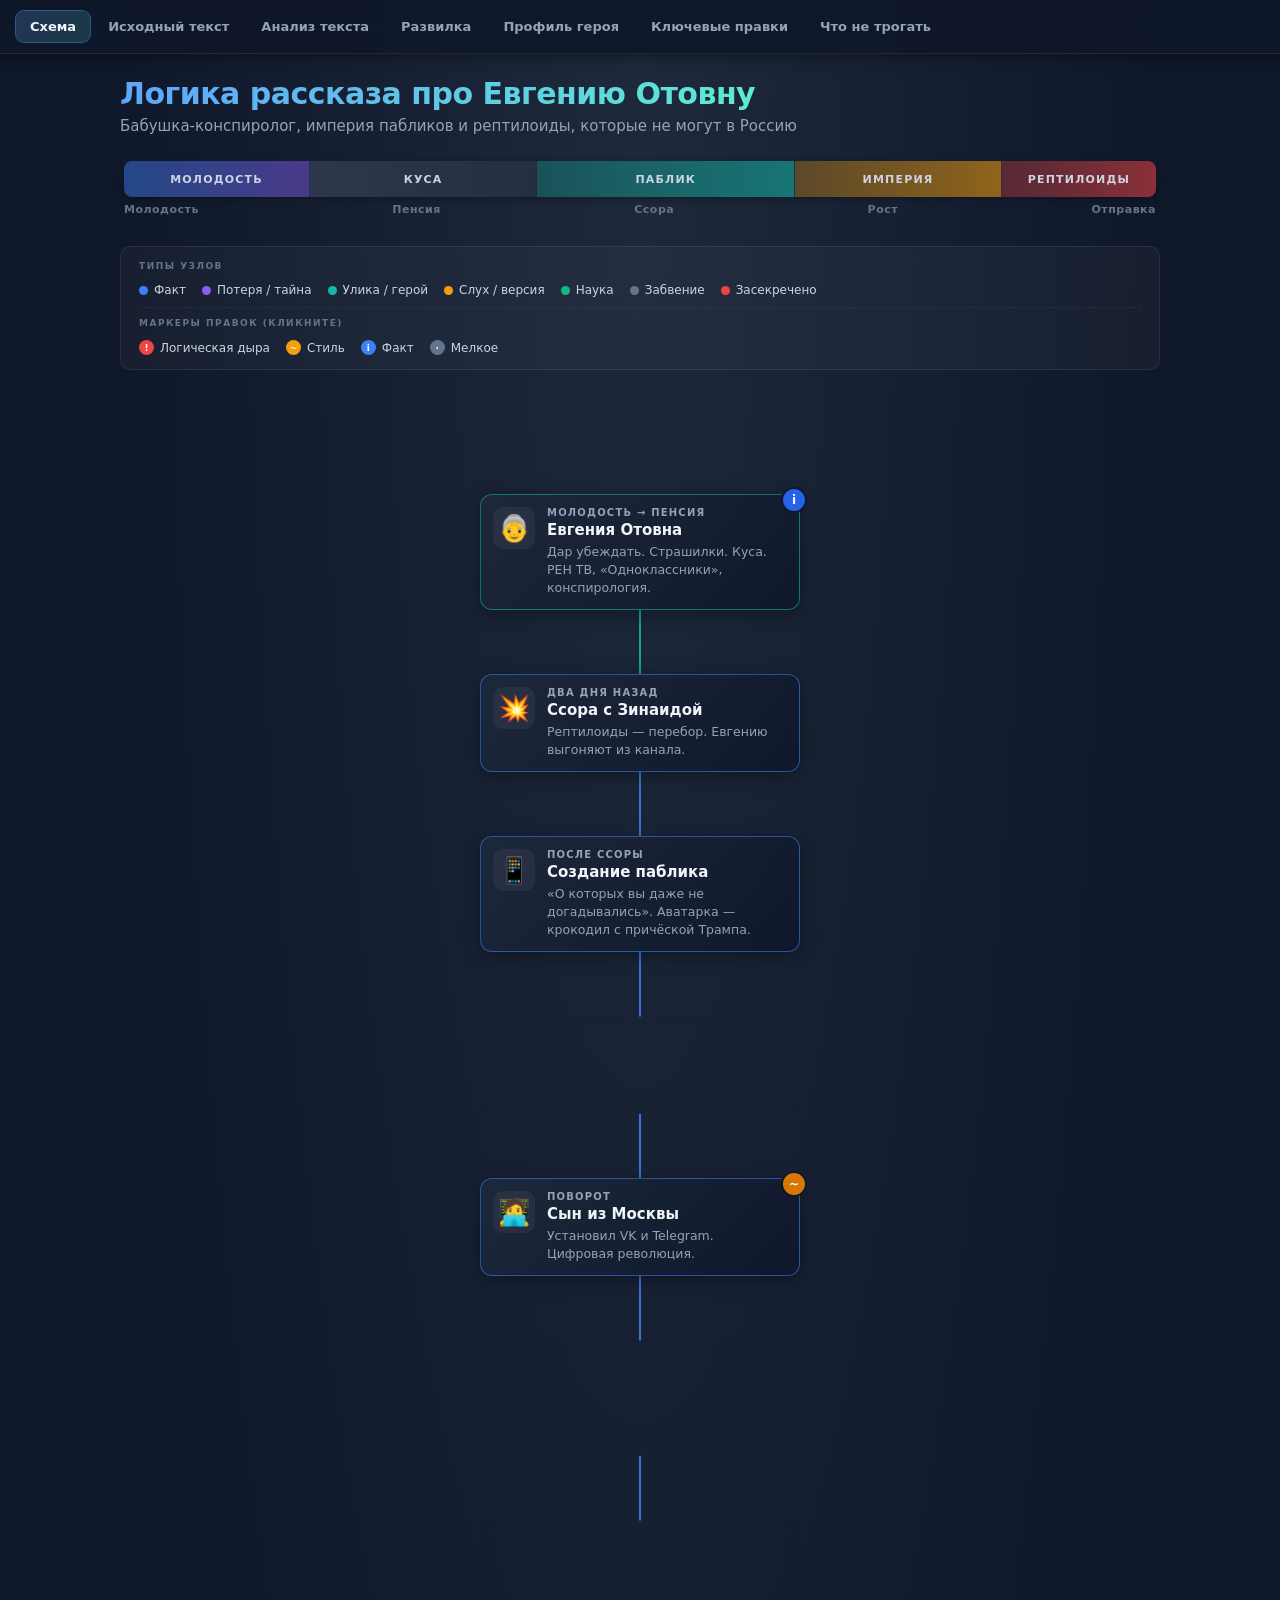
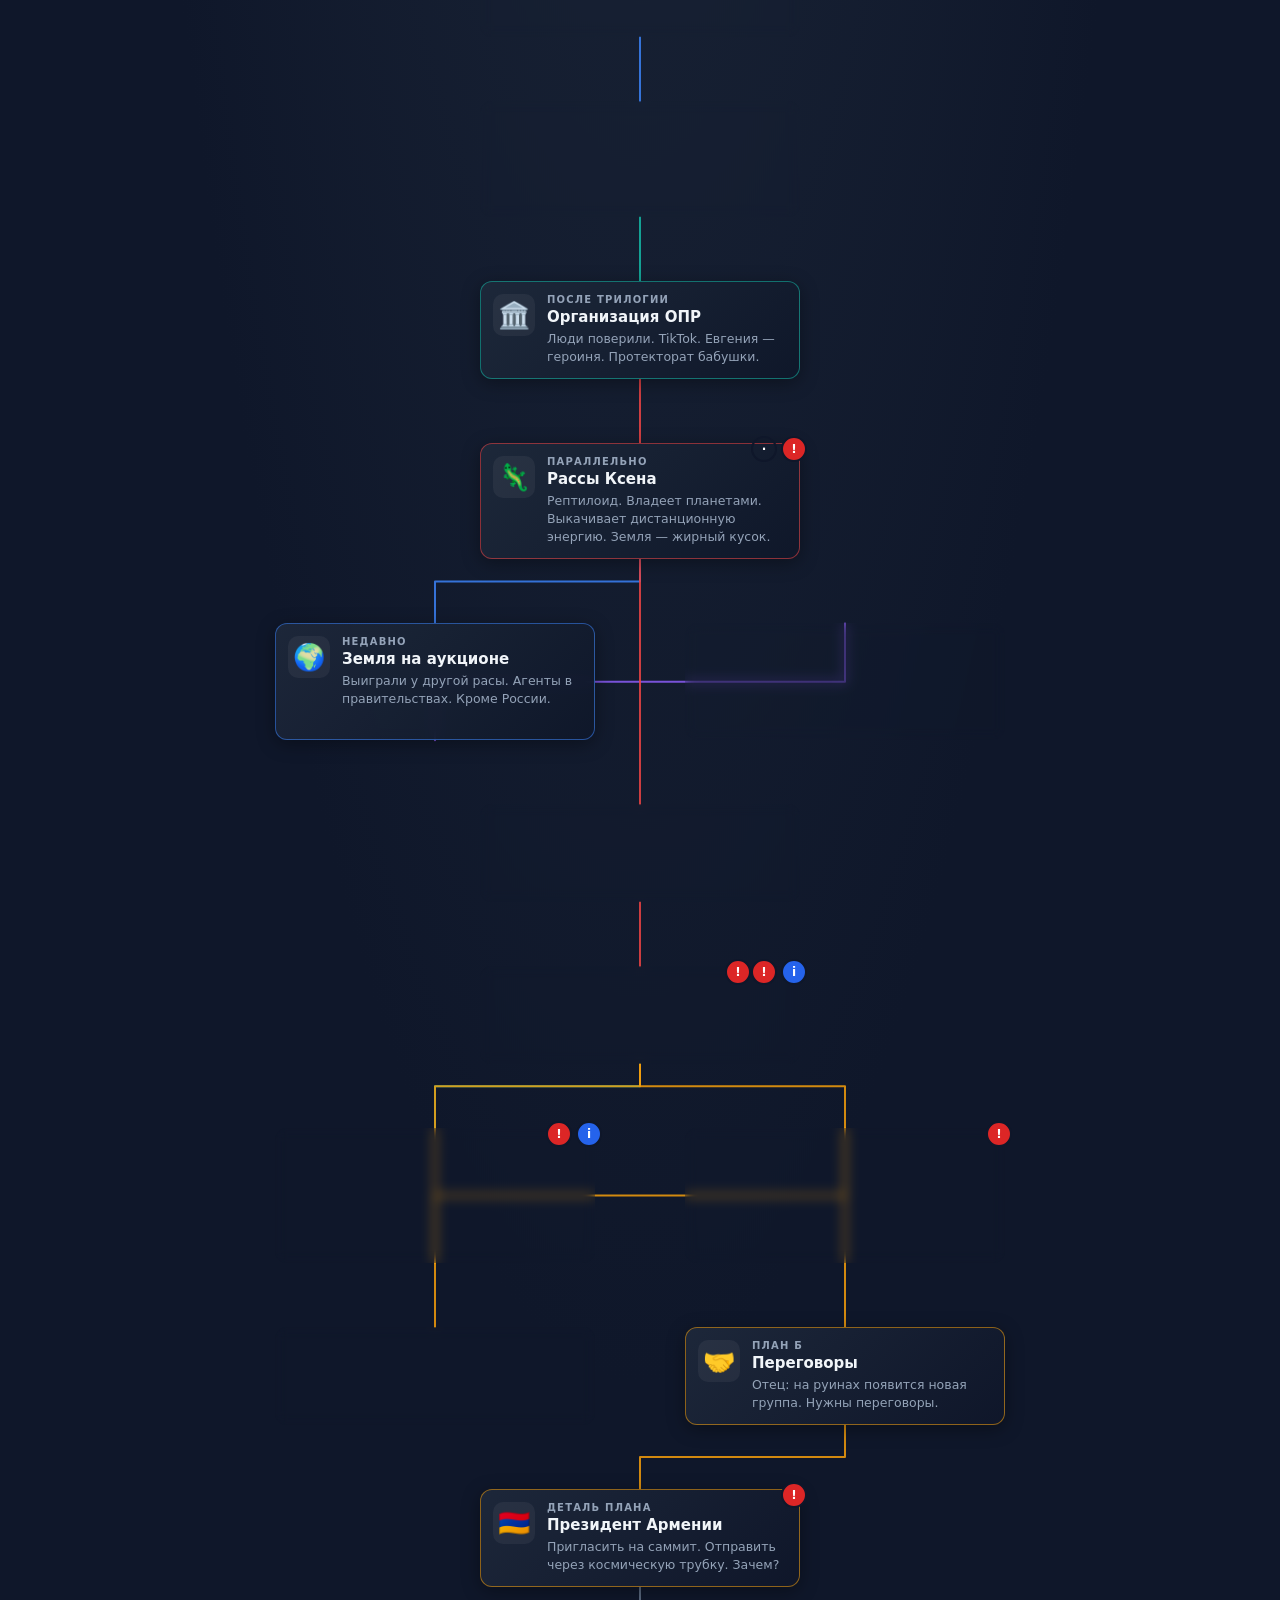
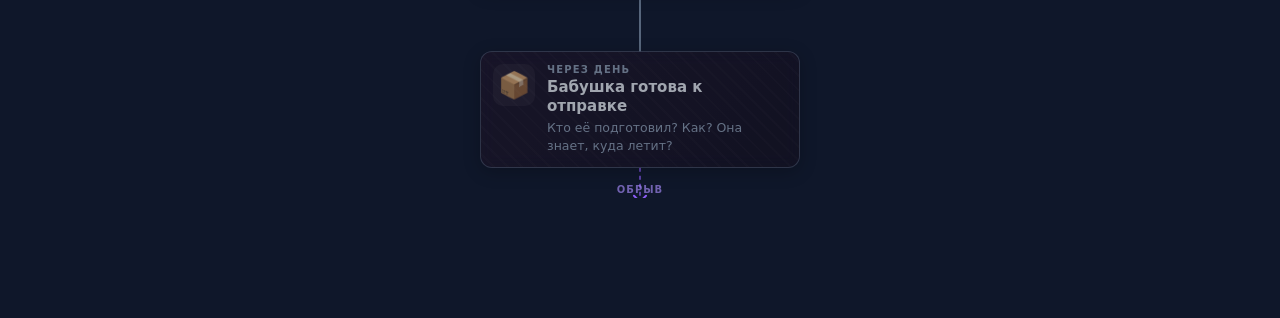
<file: AnalyseThis/borkin/check_logic1.html>
<!DOCTYPE html>
<html lang="ru">
<head>
<meta charset="UTF-8">
<title>Логика рассказа про Евгению Отовну</title>
<style>
  * { box-sizing: border-box; }
  html, body { margin: 0; padding: 0; }
  body {
    font-family: -apple-system, "Segoe UI", system-ui, sans-serif;
    background: radial-gradient(ellipse at top, #1e293b 0%, #0f172a 60%);
    color: #e2e8f0; min-height: 100vh;
  }
  .topnav {
    position: fixed; top: 0; left: 0; right: 0;
    z-index: 100; height: 54px;
    display: flex; align-items: center; gap: 4px;
    padding: 0 16px;
    background: rgba(15,23,42,0.94);
    backdrop-filter: blur(14px);
    -webkit-backdrop-filter: blur(14px);
    border-bottom: 1px solid rgba(255,255,255,0.08);
    box-shadow: 0 2px 14px rgba(0,0,0,0.45);
    overflow-x: auto;
  }
  .topnav::-webkit-scrollbar { height: 3px; }
  .topnav::-webkit-scrollbar-thumb { background: #334155; border-radius: 2px; }
  .topnav button {
    flex-shrink: 0;
    padding: 8px 14px;
    background: transparent;
    color: #94a3b8;
    border: none; border-radius: 8px;
    font-size: 13px; font-weight: 600;
    cursor: pointer; font-family: inherit;
    transition: all .15s;
    white-space: nowrap;
  }
  .topnav button:hover { background: rgba(255,255,255,0.06); color: #cbd5e1; }
  .topnav button.active {
    background: linear-gradient(135deg, rgba(96,165,250,0.22), rgba(94,234,212,0.16));
    color: #f1f5f9;
    box-shadow: 0 0 0 1px rgba(96,165,250,0.45);
  }
  main {
    max-width: 1080px; margin: 0 auto;
    padding: 76px 20px 80px;
  }
  .view { display: none; }
  .view.active { display: block; animation: fadeView .22s ease-out; }
  @keyframes fadeView {
    from { opacity: 0; transform: translateY(4px); }
    to   { opacity: 1; transform: none; }
  }
  header { margin-bottom: 24px; }
  h1 {
    font-size: 30px; font-weight: 800; margin: 0 0 6px;
    letter-spacing: -0.5px;
    background: linear-gradient(90deg, #60a5fa 0%, #5eead4 60%, #a78bfa 100%);
    -webkit-background-clip: text; background-clip: text;
    -webkit-text-fill-color: transparent;
  }
  .subtitle { color: #94a3b8; font-size: 15px; margin: 0; }
  h2 {
    font-size: 21px; margin: 0 0 18px; color: #f1f5f9;
    padding-bottom: 10px;
    border-bottom: 1px solid rgba(255,255,255,0.08);
    display: flex; align-items: center; gap: 10px;
  }
  h2 .h2-icon { font-size: 20px; }
  .top-timeline { margin: 26px 0 30px; padding: 0 4px; }
  .tl-track {
    display: flex; height: 36px; border-radius: 8px; overflow: hidden;
    box-shadow: 0 2px 8px rgba(0,0,0,0.3);
  }
  .tl-segment {
    display: flex; align-items: center; justify-content: center;
    font-size: 11px; font-weight: 700; letter-spacing: 1.2px;
    text-transform: uppercase; color: #cbd5e1;
    border-right: 1px solid rgba(0,0,0,0.3);
  }
  .tl-segment:last-child { border-right: none; }
  .tl-markers {
    display: flex; justify-content: space-between;
    margin-top: 6px; font-size: 11px;
    color: #64748b; font-weight: 600; letter-spacing: 0.5px;
  }
  .legend {
    display: flex; flex-wrap: wrap; gap: 10px 22px;
    padding: 14px 18px; background: rgba(255,255,255,0.03);
    border-radius: 10px; margin-bottom: 30px;
    border: 1px solid rgba(255,255,255,0.08);
    font-size: 12px; color: #cbd5e1;
  }
  .legend .grp { display: flex; flex-wrap: wrap; gap: 10px 16px; flex: 1 1 100%; }
  .legend .grp + .grp { padding-top: 10px; border-top: 1px dashed rgba(255,255,255,0.06); }
  .legend .lbl {
    font-size: 9px; text-transform: uppercase; letter-spacing: 1.5px;
    color: #64748b; font-weight: 800; flex: 1 1 100%; margin-bottom: 2px;
  }
  .legend span { display: inline-flex; align-items: center; gap: 6px; }
  .legend i {
    width: 9px; height: 9px; border-radius: 50%; display: inline-block;
  }
  .legend .ico {
    display: inline-flex; align-items: center; justify-content: center;
    width: 15px; height: 15px; border-radius: 50%;
    font-size: 9px; font-weight: 900; color: #fff;
  }
  .ico.logic { background: #EF4444; }
  .ico.style { background: #F59E0B; }
  .ico.fact  { background: #3B82F6; }
  .ico.minor { background: #64748b; }
  .diagram-wrap {
    overflow-x: auto; margin: 0 -10px 40px;
    padding: 20px 10px 10px;
  }
  .canvas {
    position: relative; min-width: 720px;
    padding: 10px 20px 20px;
  }
  .lines {
    position: absolute; top: 0; left: 0;
    pointer-events: none; z-index: 1; overflow: visible;
  }
  .row {
    display: flex; justify-content: center; align-items: stretch;
    gap: 60px; margin: 64px 0;
    position: relative; z-index: 2;
  }
  .row:first-child { margin-top: 0; }
  .row:last-child  { margin-bottom: 0; }
  .row-duo { gap: 90px; }
  .node {
    background: linear-gradient(135deg, rgba(30,41,59,0.92), rgba(15,23,42,0.92));
    border: 1px solid rgba(255,255,255,0.1);
    border-radius: 12px;
    padding: 12px 16px 12px 12px;
    display: flex; gap: 12px; align-items: flex-start;
    position: relative; min-width: 240px; max-width: 320px;
    box-shadow: 0 4px 18px rgba(0,0,0,0.35);
    backdrop-filter: blur(6px);
    transition: transform .15s, box-shadow .15s;
  }
  .node:hover { transform: translateY(-2px); box-shadow: 0 8px 24px rgba(0,0,0,0.45); }
  .node[data-type="fact"]        { border-color: rgba(59,130,246,0.55); }
  .node[data-type="lost"]        { border-color: rgba(139,92,246,0.55); }
  .node[data-type="evidence"]    { border-color: rgba(20,184,166,0.55); }
  .node[data-type="speculation"] { border-color: rgba(245,158,11,0.55); }
  .node[data-type="science"]     { border-color: rgba(16,185,129,0.55); }
  .node[data-type="silence"]     { border-color: rgba(100,116,139,0.55); }
  .node[data-type="classified"]  { border-color: rgba(239,68,68,0.55); }
  .node[data-type="hero"]        { border-color: rgba(20,184,166,0.55); }
  .node.dead-end {
    opacity: 0.65;
    background: linear-gradient(135deg, rgba(30,20,40,0.92), rgba(20,15,30,0.92));
  }
  .node.dead-end::after {
    content: '';
    position: absolute; inset: 0; border-radius: 12px;
    background: repeating-linear-gradient(45deg, transparent, transparent 8px,
      rgba(255,255,255,0.02) 8px, rgba(255,255,255,0.02) 10px);
    pointer-events: none;
  }
  .node-icon {
    font-size: 26px; line-height: 1; flex-shrink: 0;
    width: 42px; height: 42px;
    display: flex; align-items: center; justify-content: center;
    background: rgba(255,255,255,0.05); border-radius: 10px;
  }
  .node-body { flex: 1; min-width: 0; }
  .node-year {
    font-size: 10px; font-weight: 800; letter-spacing: 1.2px;
    text-transform: uppercase; color: #94a3b8; margin-bottom: 3px;
  }
  .node-title {
    font-size: 15px; font-weight: 700; color: #f1f5f9;
    margin-bottom: 3px; line-height: 1.25;
  }
  .node-desc { font-size: 12.5px; color: #94a3b8; line-height: 1.45; }
  .err-badge {
    position: absolute; top: -8px; right: -8px;
    width: 26px; height: 26px; border-radius: 50%;
    display: flex; align-items: center; justify-content: center;
    font-size: 12px; font-weight: 900; color: #fff;
    cursor: pointer; border: 2px solid #0f172a;
    z-index: 3; transition: transform .15s;
  }
  .err-badge:hover { transform: scale(1.15); }
  .err-badge.logic { background: #dc2626; animation: pulseRed 2s ease-in-out infinite; }
  .err-badge.style { background: #d97706; animation: pulseAmber 2.5s ease-in-out infinite; }
  .err-badge.fact  { background: #2563eb; animation: pulseBlue 2.5s ease-in-out infinite; }
  .err-badge.minor { background: #475569; }
  .err-badge + .err-badge { right: 22px; }
  .err-badge + .err-badge + .err-badge { right: 48px; }
  @keyframes pulseRed {
    0%, 100% { box-shadow: 0 0 0 0 rgba(220,38,38,0.7); }
    50%      { box-shadow: 0 0 0 8px rgba(220,38,38,0); }
  }
  @keyframes pulseAmber {
    0%, 100% { box-shadow: 0 0 0 0 rgba(217,119,6,0.7); }
    50%      { box-shadow: 0 0 0 8px rgba(217,119,6,0); }
  }
  @keyframes pulseBlue {
    0%, 100% { box-shadow: 0 0 0 0 rgba(37,99,235,0.7); }
    50%      { box-shadow: 0 0 0 8px rgba(37,99,235,0); }
  }
  .dead-end-label {
    position: absolute; bottom: -28px; left: 50%; transform: translateX(-50%);
    font-size: 10px; font-weight: 700; color: #a78bfa;
    text-transform: uppercase; letter-spacing: 1px; white-space: nowrap;
  }
  .modal-backdrop {
    position: fixed; inset: 0; z-index: 200;
    background: rgba(2,6,23,0.85);
    backdrop-filter: blur(4px);
    display: none; align-items: center; justify-content: center;
    padding: 20px; animation: fadeIn .2s;
  }
  .modal-backdrop.open { display: flex; }
  @keyframes fadeIn { from { opacity: 0; } to { opacity: 1; } }
  .modal {
    background: linear-gradient(135deg, #1e293b, #0f172a);
    border: 1px solid rgba(255,255,255,0.15);
    border-radius: 16px;
    max-width: 560px; width: 100%;
    max-height: 90vh; overflow-y: auto;
    padding: 24px 26px; position: relative;
    animation: slideUp .25s cubic-bezier(0.34, 1.56, 0.64, 1);
    box-shadow: 0 20px 60px rgba(0,0,0,0.6);
  }
  @keyframes slideUp {
    from { opacity: 0; transform: translateY(20px) scale(0.98); }
    to   { opacity: 1; transform: none; }
  }
  .modal-close {
    position: absolute; top: 12px; right: 12px;
    width: 32px; height: 32px; border-radius: 50%;
    background: rgba(255,255,255,0.08);
    border: none; color: #cbd5e1;
    font-size: 18px; cursor: pointer;
    display: flex; align-items: center; justify-content: center;
    transition: background .15s;
  }
  .modal-close:hover { background: rgba(255,255,255,0.18); }
  .modal-type {
    display: inline-block; padding: 3px 10px; border-radius: 12px;
    font-size: 10px; font-weight: 800; letter-spacing: 1.2px;
    text-transform: uppercase; color: #fff; margin-bottom: 10px;
  }
  .modal-type.logic { background: #dc2626; }
  .modal-type.style { background: #d97706; }
  .modal-type.fact  { background: #2563eb; }
  .modal-type.minor { background: #475569; }
  .modal h3 { margin: 0 0 4px; font-size: 20px; color: #f1f5f9; }
  .modal .modal-node { font-size: 12px; color: #64748b; margin-bottom: 18px; }
  .modal .m-section { margin-bottom: 16px; }
  .modal .m-section:last-child { margin-bottom: 0; }
  .modal .m-label {
    font-size: 10px; font-weight: 800; letter-spacing: 1.5px;
    text-transform: uppercase; color: #94a3b8; margin-bottom: 6px;
  }
  .modal .m-problem { color: #fca5a5; line-height: 1.6; font-size: 14px; }
  .modal .m-fix     { color: #86efac; line-height: 1.6; font-size: 14px; }
  .modal code {
    background: rgba(0,0,0,0.4); padding: 2px 6px; border-radius: 4px;
    font-family: ui-monospace, "SF Mono", Consolas, monospace;
    font-size: 12px; color: #fbbf24;
  }
  .story-text {
    background: rgba(30,41,59,0.5);
    border-radius: 12px;
    padding: 22px 26px;
    border: 1px solid rgba(255,255,255,0.08);
    font-size: 15px;
    line-height: 1.75;
    color: #cbd5e1;
  }
  .story-text p { margin: 0 0 14px; }
  .story-text p:last-child { margin-bottom: 0; }
  .story-text em { color: #94a3b8; font-style: italic; }
  .hint {
    color: #94a3b8; font-size: 14px;
    margin: 0 0 16px; padding: 10px 14px;
    background: rgba(96,165,250,0.08);
    border-left: 3px solid #60a5fa;
    border-radius: 0 6px 6px 0;
  }
  .analysis-legend {
    display: flex; flex-wrap: wrap; gap: 10px 18px;
    padding: 12px 16px;
    background: rgba(255,255,255,0.03);
    border-radius: 8px;
    border: 1px solid rgba(255,255,255,0.06);
    margin-bottom: 18px;
    font-size: 12px; color: #cbd5e1;
  }
  .analysis-legend span { display: inline-flex; align-items: center; gap: 6px; }
  .analysis-legend i {
    width: 10px; height: 14px; border-radius: 3px;
    display: inline-block; border-bottom: 2px solid;
  }
  .analysis-legend i.logic { background: rgba(239,68,68,0.25); border-color: #EF4444; }
  .analysis-legend i.style { background: rgba(245,158,11,0.25); border-color: #F59E0B; }
  .analysis-legend i.fact  { background: rgba(59,130,246,0.25); border-color: #3B82F6; }
  .analysis-legend i.minor { background: rgba(100,116,139,0.3); border-color: #64748b; }
  .mark {
    cursor: pointer;
    border-bottom: 2px solid;
    padding: 1px 3px;
    border-radius: 3px;
    transition: filter .12s, box-shadow .12s;
    position: relative;
  }
  .mark:hover { filter: brightness(1.25); }
  .mark.logic { background: rgba(239,68,68,0.18); border-color: #EF4444; color: #fca5a5; }
  .mark.style { background: rgba(245,158,11,0.18); border-color: #F59E0B; color: #fbbf24; }
  .mark.fact  { background: rgba(59,130,246,0.18); border-color: #3B82F6; color: #93c5fd; }
  .mark.minor { background: rgba(100,116,139,0.22); border-color: #64748b; color: #cbd5e1; }
  .profile-header {
    display: flex; gap: 20px; align-items: center;
    padding: 20px 22px; margin-bottom: 18px;
    background: linear-gradient(135deg, rgba(30,41,59,0.8), rgba(15,23,42,0.8));
    border: 1px solid rgba(255,255,255,0.1);
    border-radius: 14px;
  }
  .profile-avatar {
    width: 84px; height: 84px; flex-shrink: 0;
    border-radius: 50%;
    box-shadow: 0 0 0 3px rgba(96,165,250,0.3), 0 8px 24px rgba(0,0,0,0.4);
    overflow: hidden;
  }
  .profile-avatar svg { width: 100%; height: 100%; display: block; }
  .profile-header h3 { margin: 0 0 4px; font-size: 18px; color: #f1f5f9; }
  .profile-header p { margin: 0; font-size: 13.5px; color: #94a3b8; line-height: 1.5; }
  .profile-tags { display: flex; flex-wrap: wrap; gap: 6px; margin-top: 8px; }
  .profile-tags span {
    padding: 3px 9px; border-radius: 10px;
    background: rgba(96,165,250,0.15); color: #93c5fd;
    font-size: 11px; font-weight: 600;
  }
  .profile-grid {
    display: grid; grid-template-columns: repeat(auto-fit, minmax(260px, 1fr));
    gap: 14px;
  }
  .p-card {
    background: rgba(30,41,59,0.65);
    border: 1px solid rgba(255,255,255,0.08);
    border-radius: 10px; padding: 16px 18px;
  }
  .p-card h4 {
    margin: 0 0 10px; font-size: 14px;
    display: flex; align-items: center; gap: 8px;
  }
  .p-card h4 .dot { width: 8px; height: 8px; border-radius: 50%; }
  .p-card ul { margin: 0; padding-left: 18px; font-size: 13px; color: #cbd5e1; line-height: 1.6; }
  .p-card li { margin-bottom: 5px; }
  .p-card li:last-child { margin-bottom: 0; }
  .p-card em { color: #fbbf24; font-style: normal; }
  .ba-grid { display: grid; grid-template-columns: 1fr 1fr; gap: 14px; }
  .ba-card {
    background: rgba(30,41,59,0.65);
    border: 1px solid rgba(255,255,255,0.08);
    border-radius: 10px; padding: 16px 18px;
  }
  .ba-card.before { border-left: 3px solid #EF4444; }
  .ba-card.after  { border-left: 3px solid #10B981; }
  .ba-card h5 {
    margin: 0 0 8px; font-size: 10px; font-weight: 800;
    letter-spacing: 1.5px; text-transform: uppercase; color: #94a3b8;
  }
  .ba-card.before h5 { color: #fca5a5; }
  .ba-card.after h5  { color: #86efac; }
  .ba-card p { margin: 0 0 8px; font-size: 13.5px; line-height: 1.55; color: #cbd5e1; }
  .ba-card p:last-child { margin-bottom: 0; }
  .ba-card em { color: #fbbf24; font-style: normal; }
  .ba-card .why { font-size: 12px; color: #94a3b8; font-style: italic; }
  .dont-touch {
    background: rgba(16,185,129,0.06);
    border: 1px solid rgba(16,185,129,0.3);
    border-radius: 12px; padding: 18px 22px;
  }
  .dont-touch h3 { margin: 0 0 12px; font-size: 16px; color: #34d399; }
  .dont-touch ul { margin: 0; padding-left: 20px; font-size: 13.5px; color: #cbd5e1; line-height: 1.7; }
  .dont-touch code {
    background: rgba(0,0,0,0.35); padding: 2px 6px; border-radius: 4px;
    font-family: ui-monospace, "SF Mono", Consolas, monospace;
    font-size: 12px; color: #fbbf24;
  }
  .fork-grid {
    display: grid; grid-template-columns: repeat(auto-fit, minmax(300px, 1fr));
    gap: 16px;
  }
  .fork-card {
    background: rgba(30,41,59,0.65);
    border: 1px solid rgba(255,255,255,0.08);
    border-radius: 12px; padding: 18px 20px;
  }
  .fork-card h4 { margin: 0 0 6px; font-size: 16px; color: #f1f5f9; }
  .fork-card .fork-sub { font-size: 12px; color: #94a3b8; margin-bottom: 14px; line-height: 1.4; }
  .fork-card .fork-section { margin-bottom: 14px; }
  .fork-card .fork-section:last-child { margin-bottom: 0; }
  .fork-card .fork-label {
    font-size: 10px; font-weight: 800; letter-spacing: 1.5px;
    text-transform: uppercase; color: #94a3b8; margin-bottom: 5px;
  }
  .fork-card ul { margin: 0; padding-left: 18px; font-size: 13px; color: #cbd5e1; line-height: 1.6; }
  .fork-card li { margin-bottom: 4px; }
  .fork-card li:last-child { margin-bottom: 0; }
  .fork-card em { color: #fbbf24; font-style: normal; }
  .fork-card.v1 { border-left: 3px solid #EF4444; }
  .fork-card.v2 { border-left: 3px solid #F59E0B; }
  .fork-card.v3 { border-left: 3px solid #8B5CF6; }
  @media (max-width: 680px) {
    main { padding: 72px 12px 60px; }
    h1 { font-size: 22px; }
    .row, .row-duo { gap: 30px; }
    .ba-grid { grid-template-columns: 1fr; }
    .profile-header { flex-direction: column; text-align: center; }
    .profile-tags { justify-content: center; }
    .topnav { padding: 0 8px; }
    .topnav button { padding: 8px 10px; font-size: 12px; }
  }
</style>
</head>
<body>

<nav class="topnav" id="topnav">
  <button class="active" data-view="schema">Схема</button>
  <button data-view="source">Исходный текст</button>
  <button data-view="analysis">Анализ текста</button>
  <button data-view="fork">Развилка</button>
  <button data-view="profile">Профиль героя</button>
  <button data-view="edits">Ключевые правки</button>
  <button data-view="keep">Что не трогать</button>
</nav>

<main>

  <!-- ==================== VIEW: СХЕМА ==================== -->
  <section class="view active" id="view-schema">
    <header>
      <h1>Логика рассказа про Евгению Отовну</h1>
      <p class="subtitle">Бабушка-конспиролог, империя пабликов и рептилоиды, которые не могут в Россию</p>
    </header>

    <div class="top-timeline">
      <div class="tl-track">
        <div class="tl-segment" style="flex:18; background: linear-gradient(90deg, rgba(59,130,246,0.45), rgba(139,92,246,0.45));">Молодость</div>
        <div class="tl-segment" style="flex:22; background: linear-gradient(90deg, rgba(100,116,139,0.3), rgba(100,116,139,0.12));">Куса</div>
        <div class="tl-segment" style="flex:25; background: linear-gradient(90deg, rgba(20,184,166,0.3), rgba(20,184,166,0.55));">Паблик</div>
        <div class="tl-segment" style="flex:20; background: linear-gradient(90deg, rgba(245,158,11,0.3), rgba(245,158,11,0.55));">Империя</div>
        <div class="tl-segment" style="flex:15; background: linear-gradient(90deg, rgba(239,68,68,0.3), rgba(239,68,68,0.55));">Рептилоиды</div>
      </div>
      <div class="tl-markers">
        <span>Молодость</span><span>Пенсия</span><span>Ссора</span><span>Рост</span><span>Отправка</span>
      </div>
    </div>

    <div class="legend">
      <div class="grp">
        <span class="lbl">Типы узлов</span>
        <span><i style="background:#3B82F6"></i>Факт</span>
        <span><i style="background:#8B5CF6"></i>Потеря / тайна</span>
        <span><i style="background:#14B8A6"></i>Улика / герой</span>
        <span><i style="background:#F59E0B"></i>Слух / версия</span>
        <span><i style="background:#10B981"></i>Наука</span>
        <span><i style="background:#64748b"></i>Забвение</span>
        <span><i style="background:#EF4444"></i>Засекречено</span>
      </div>
      <div class="grp">
        <span class="lbl">Маркеры правок (кликните)</span>
        <span><span class="ico logic">!</span>Логическая дыра</span>
        <span><span class="ico style">~</span>Стиль</span>
        <span><span class="ico fact">i</span>Факт</span>
        <span><span class="ico minor">·</span>Мелкое</span>
      </div>
    </div>

    <div class="diagram-wrap">
      <div class="canvas" id="canvas">
        <svg class="lines" id="lines"></svg>

        <div class="row">
          <div class="node" data-id="evgenia" data-type="hero">
            <div class="node-icon">👵</div>
            <div class="node-body">
              <div class="node-year">Молодость → пенсия</div>
              <div class="node-title">Евгения Отовна</div>
              <div class="node-desc">Дар убеждать. Страшилки. Куса. РЕН ТВ, «Одноклассники», конспирология.</div>
            </div>
            <span class="err-badge fact" data-err="e2" title="Отовна / Оттовна">i</span>
          </div>
        </div>

        <div class="row">
          <div class="node" data-id="quarrel" data-type="fact">
            <div class="node-icon">💥</div>
            <div class="node-body">
              <div class="node-year">Два дня назад</div>
              <div class="node-title">Ссора с Зинаидой</div>
              <div class="node-desc">Рептилоиды — перебор. Евгению выгоняют из канала.</div>
            </div>
          </div>
        </div>

        <div class="row">
          <div class="node" data-id="public" data-type="fact">
            <div class="node-icon">📱</div>
            <div class="node-body">
              <div class="node-year">После ссоры</div>
              <div class="node-title">Создание паблика</div>
              <div class="node-desc">«О которых вы даже не догадывались». Аватарка — крокодил с причёской Трампа.</div>
            </div>
            <span class="err-badge style" data-err="e13" title="О котором / О которых">~</span>
          </div>
        </div>

        <div class="row">
          <div class="node" data-id="growth" data-type="fact">
            <div class="node-icon">📈</div>
            <div class="node-body">
              <div class="node-year">Месяц</div>
              <div class="node-title">Рост паблика</div>
              <div class="node-desc">20–30 человек в день. Перегнал Кусинский паблик.</div>
            </div>
          </div>
        </div>

        <div class="row">
          <div class="node" data-id="son" data-type="fact">
            <div class="node-icon">🧑‍💻</div>
            <div class="node-body">
              <div class="node-year">Поворот</div>
              <div class="node-title">Сын из Москвы</div>
              <div class="node-desc">Установил VK и Telegram. Цифровая революция.</div>
            </div>
            <span class="err-badge style" data-err="e14" title="Дуров — террорист">~</span>
          </div>
        </div>

        <div class="row">
          <div class="node" data-id="novel" data-type="fact">
            <div class="node-icon">📖</div>
            <div class="node-body">
              <div class="node-year">После роста</div>
              <div class="node-title">Роман «ОПР»</div>
              <div class="node-desc">«Организация против рептилоидов. Основано на реальных событиях».</div>
            </div>
            <span class="err-badge style" data-err="e12" title="Подумала бабушка">~</span>
          </div>
        </div>

        <div class="row">
          <div class="node" data-id="author_today" data-type="fact">
            <div class="node-icon">✍️</div>
            <div class="node-body">
              <div class="node-year">Два месяца</div>
              <div class="node-title">Author.Today, Reddit, Twitter</div>
              <div class="node-desc">5 000 лайков, 40 000 просмотров. Новая политика канала.</div>
            </div>
          </div>
        </div>

        <div class="row">
          <div class="node" data-id="trilogy" data-type="fact">
            <div class="node-icon">📚</div>
            <div class="node-body">
              <div class="node-year">Два месяца</div>
              <div class="node-title">Трилогия</div>
              <div class="node-desc">Учёные поймали президента Сенегала и доказали: рептилоиды существуют.</div>
            </div>
          </div>
        </div>

        <div class="row">
          <div class="node" data-id="opr" data-type="evidence">
            <div class="node-icon">🏛️</div>
            <div class="node-body">
              <div class="node-year">После трилогии</div>
              <div class="node-title">Организация ОПР</div>
              <div class="node-desc">Люди поверили. TikTok. Евгения — героиня. Протекторат бабушки.</div>
            </div>
            <span class="err-badge style" data-err="e2" title="Оттовна">~</span>
          </div>
        </div>

        <div class="row">
          <div class="node" data-id="rassy" data-type="classified">
            <div class="node-icon">🦎</div>
            <div class="node-body">
              <div class="node-year">Параллельно</div>
              <div class="node-title">Рассы Ксена</div>
              <div class="node-desc">Рептилоид. Владеет планетами. Выкачивает дистанционную энергию. Земля — жирный кусок.</div>
            </div>
            <span class="err-badge logic" data-err="e15" title="шёл / она">!</span>
            <span class="err-badge clarity" data-err="e10" title="Государство...">·</span>
          </div>
        </div>

        <div class="row row-duo">
          <div class="node" data-id="earth" data-type="fact">
            <div class="node-icon">🌍</div>
            <div class="node-body">
              <div class="node-year">Недавно</div>
              <div class="node-title">Земля на аукционе</div>
              <div class="node-desc">Выиграли у другой расы. Агенты в правительствах. Кроме России.</div>
            </div>
            <span class="err-badge style" data-err="e5" title="недра ресурсов">~</span>
          </div>
          <div class="node dead-end" data-id="russia_rule" data-type="lost">
            <div class="node-icon">🇷🇺</div>
            <div class="node-body">
              <div class="node-year">Правило мира</div>
              <div class="node-title">Россия убивает рептилоидов</div>
              <div class="node-desc">Заходит — боль — падает — умирает от болевого шока.</div>
            </div>
            <span class="err-badge logic" data-err="e6" title="Противоречие с женой Макрона">!</span>
            <div class="dead-end-label">противоречие</div>
          </div>
        </div>

        <div class="row">
          <div class="node" data-id="oymyakon" data-type="classified">
            <div class="node-icon">🧊</div>
            <div class="node-body">
              <div class="node-year">Наши дни</div>
              <div class="node-title">Оймякон, директор «НАК»</div>
              <div class="node-desc">Читает доклады. Папка «СРОЧНО» — синяя, чтобы было видно.</div>
            </div>
            <span class="err-badge clarity" data-err="e16" title="директор / гендиректор">·</span>
          </div>
        </div>

        <div class="row">
          <div class="node" data-id="meeting" data-type="classified">
            <div class="node-icon">🗣️</div>
            <div class="node-body">
              <div class="node-year">Через пять минут</div>
              <div class="node-title">Совещание</div>
              <div class="node-desc">Гукумудлу, Антрокол и охранник-отец. Три «человека».</div>
            </div>
            <span class="err-badge fact" data-err="e3" title="три человека">i</span>
            <span class="err-badge logic" data-err="e8" title="А жена? / Алиса?">!</span>
            <span class="err-badge logic" data-err="e9" title="Это ещё что?">!</span>
          </div>
        </div>

        <div class="row row-duo">
          <div class="node" data-id="report" data-type="evidence">
            <div class="node-icon">📋</div>
            <div class="node-body">
              <div class="node-year">Доклад</div>
              <div class="node-title">Антрокол: «Обычная группа»</div>
              <div class="node-desc">ОПР узнала про Трампа. Про Макрона. Про жену Макрона.</div>
            </div>
            <span class="err-badge fact" data-err="e4" title="Алиса / Брижит">i</span>
            <span class="err-badge logic" data-err="e17" title="наши президенты">!</span>
          </div>
          <div class="node" data-id="macron_wife" data-type="speculation">
            <div class="node-icon">👽</div>
            <div class="node-body">
              <div class="node-year">Повесть Евгении</div>
              <div class="node-title">Жена Макрона — рептилоид</div>
              <div class="node-desc">Попал в Россию. Раньше был мужчиной. Спасли президенты. Выдали за жену агента.</div>
            </div>
            <span class="err-badge logic" data-err="e6" title="Но Россия убивает">!</span>
          </div>
        </div>

        <div class="row row-duo">
          <div class="node" data-id="plan_kill" data-type="speculation">
            <div class="node-icon">🔪</div>
            <div class="node-body">
              <div class="node-year">План А</div>
              <div class="node-title">Убить директора ОПР</div>
              <div class="node-desc">«Мы всегда так делали». Антрокол.</div>
            </div>
          </div>
          <div class="node" data-id="plan_talk" data-type="speculation">
            <div class="node-icon">🤝</div>
            <div class="node-body">
              <div class="node-year">План Б</div>
              <div class="node-title">Переговоры</div>
              <div class="node-desc">Отец: на руинах появится новая группа. Нужны переговоры.</div>
            </div>
            <span class="err-badge logic" data-err="e7" title="Кого отправляем?">!</span>
          </div>
        </div>

        <div class="row">
          <div class="node" data-id="armenia" data-type="speculation">
            <div class="node-icon">🇦🇲</div>
            <div class="node-body">
              <div class="node-year">Деталь плана</div>
              <div class="node-title">Президент Армении</div>
              <div class="node-desc">Пригласить на саммит. Отправить через космическую трубку. Зачем?</div>
            </div>
            <span class="err-badge logic" data-err="e18" title="Почему Армения?">!</span>
          </div>
        </div>

        <div class="row">
          <div class="node dead-end" data-id="grandma_ready" data-type="silence">
            <div class="node-icon">📦</div>
            <div class="node-body">
              <div class="node-year">Через день</div>
              <div class="node-title">Бабушка готова к отправке</div>
              <div class="node-desc">Кто её подготовил? Как? Она знает, куда летит?</div>
            </div>
            <span class="err-badge logic" data-err="e19" title="Абруптный переход">!</span>
            <div class="dead-end-label">обрыв</div>
          </div>
        </div>

      </div>
    </div>
  </section>

  <!-- ==================== VIEW: ИСХОДНЫЙ ТЕКСТ ==================== -->
  <section class="view" id="view-source">
    <h2><span class="h2-icon">📄</span>Исходный текст</h2>
    <div class="story-text">
      <p>У Евгении Отовны всегда был дар убеждать людей. Любила она как-то по молодости рассказывать страшилки и уверять всех, что это было реально. Но в старости убеждать приходилось только подруг по лавочке и продавцов на местном Кусинском рынке.</p>
      <p>Огорода у неё не было, мужа, которому можно было готовить, тоже. Сын и дочь жили в разных городах: один — в Москве, вторая — в северном посёлке Проведения. Но на закате жизни у неё появилось хобби — смотреть РЕН ТВ, причём такие передачи, как «Тайна амулета» и «Хроники истории» с Вячеславом Долгоруким.</p>
      <p>Также у неё было хобби — сидеть в «Одноклассниках», в местном Кусинском сообществе конспирологических теорий. Там она была в почёте.</p>
      <p>Но два дня назад Евгения Отовна поругалась с владелицей канала, Зинаидой Петровной, из-за того, что выкладывать теории про рептилоидов — это уже перебор.</p>
      <p>— Это уже слишком! — говорила Зинаида Петровна.</p>
      <p>— А почему бы и нет? — возражала наша героиня.</p>
      <p>Ну так её из канала и выгнали.</p>
      <p>— То, что я ухожу из комментариев, — всего хорошего! — написала Евгения Отовна.</p>
      <p>И тут ей в голову пришла идея:</p>
      <p>«Почему бы не создать мой паблик?»</p>
      <p>Сначала она подумала о своём городском паблике, где было бы подписано всего две тысячи человек. Потом мысль пошла дальше.</p>
      <p>«Областной... А может, даже всероссийский!»</p>
      <p>Эта мысль промелькнула у неё в голове, и она тут же побежала садиться за свой компьютер, о котором вы даже не догадывались.</p>
      <p>«О которых вы даже не догадывались», — написала она в описании.</p>
      <p>После этого поставила аватарку — первую картинку, которую нашла в интернете: на ней был крокодил с причёской небезызвестного президента Америки Дональда Трампа.</p>
      <p>Так и жила Евгения Отовна, выкладывая каждый день по две новые конспирологические теории.</p>
      <p>Так у неё начался рассвет паблика.</p>
      <p>Каждый день приходило по двадцать-тридцать человек, что было достаточно неплохо для бабушки из Кусы. (*Примечание автора: Куса — реальный город в Челябинской области.*)</p>
      <p>Так прошёл месяц, и паблик уже перегнал местный Кусинский паблик.</p>
      <p>На начальном этапе помогло то, что те самые двадцать-тридцать человек из Кусинского сообщества настолько привязались к Евгении Отовне, что ушли оттуда и пришли в её новый паблик.</p>
      <p>Но он уже давно перегнал местное сообщество, и к нему начали переходить всё больше и больше людей.</p>
      <p>Евгения Отовна, когда смотрела статистику, даже удивлялась:</p>
      <p>«Тут из Краснодара, тут из Якутска... Скольким же разным людям интересны конспирологические теории про Трампа?»</p>
      <p>Но в этом канале выходили не только теории, но и небольшие рассказы о том, как она во сне попала в СССР и перегнала Америку.</p>
      <p>Были и «доказательства» того, что все главы государств — рептилоиды, кроме Путина, конечно.</p>
      <p>Но и, конечно, как без ультиматумов Трампу, Байдену, Бараку Обаме и многим президентам разных стран?</p>
      <p>Один раз под раздачу даже попал президент Азербайджана.</p>
      <p>— Мол, что у нас из Азербайджана такие помидоры-то дорогие?</p>
      <p>Правда, сама Евгения Отовна не совсем понимала, какое отношение президент Азербайджана имеет к цене помидоров, но это её совершенно не смущало.</p>
      <p>Однако всё изменилось с того момента, как из Москвы приехал её сын.</p>
      <p>Он установил ей и научил пользоваться VK и Telegram.</p>
      <p>Владелец телеграмма Павел Дуров признан террористом.</p>
      <p>После этого началась настоящая цифровая революция в жизни Евгении Отовны.</p>
      <p>Всеми мессенджерами она пользовалась, кроме «проклятой американщины».</p>
      <p>В «Одноклассниках» этот паблик стал чуть ли не божественным и самым большим по количеству подписчиков. Он даже перегнал пресловутый паблик «Сад-огород».</p>
      <p>Так и росла империя Евгении Отовны.</p>
      <p>В «Одноклассниках» — сто тысяч подписчиков.</p>
      <p>В VK — пятьдесят тысяч.</p>
      <p>В Telegram — внимание! — тридцать тысяч подписчиков.</p>
      <p>Даже сын, увидев эти цифры, усмехнулся:</p>
      <p>— Оказывается, много бабушек там сидит.</p>
      <p>Рост этого паблика вот прямо раз — и остановился. Нет, наша главная героиня получала тот же доход за рекламу: она каждый день выпускала новые теории либо рассказы. Ей хотелось роста, но он просто прекратился.</p>
      <p>— Подумала бабушка. — А почему бы не написать роман?</p>
      <p>«Организация против рептилоидов (ОПР)». И в скобочках: «Основано на реальных событиях».</p>
      <p>Так она и продолжала свою повесть. Она всем нравилась, подписчиков даже немного прибавилось. И как-то опять сын приехал, и они решили выложить эту повесть на Author.Today.</p>
      <p>У этого произведения было примерно пять тысяч лайков и сорок тысяч просмотров. Также вместе с сыном они решили переформатировать политику канала, зарегистрироваться на Reddit и в Twitter — и неожиданно сыскали популярность у пользователей.</p>
      <p>Так прошло ещё два месяца, и повесть обзавелась трилогией. В ней рассказывалось о группе учёных, которая специально поймала президента Сенегала и доказала, что рептилоиды на самом деле существуют.</p>
      <p>Всё было хорошо у бабушки, и она решила:</p>
      <p>— А почему бы мне не раскрутить теорию о том, что рептилоиды правда существуют?</p>
      <p>И начала писать теории, доказательства и так далее.</p>
      <p>И знаете, люди поверили в это.</p>
      <p>Они поддерживали её в комментариях, спорили, приводили свои «доказательства». Так постепенно образовалась организация — естественно, под протекторатом Евгении Оттовны. Называлась она ОПР, прямо как в повести.</p>
      <p>В TikTok появился аккаунт этой организации, и, естественно, туда начали вступать новые люди. Евгения Оттовна вообще стала настоящей героиней.</p>
      <p>Так и жила наша героиня.</p>
      <p>---</p>
      <p>Рептилоид по имени Рассы Ксена шёл по коридору своей компании.</p>
      <p>Что она делала?</p>
      <p>Она владела планетами менее развитых цивилизаций и выкачивала оттуда дистанционную энергию. Также неплохо продавала её самым богатым цивилизациям.</p>
      <p>Самым жирным куском у неё была Земля. Оттуда выкачивали огромное количество дистанционной энергии.</p>
      <p>Недавно, по договору с чужой, такой же развитой расой, они выиграли Землю на аукционе. Государство со своей государственной компанией «Созвездие Ориона» даже не понимало, какие недра ресурсов лежат там.</p>
      <p>Они быстро разместили в правительствах главных государств своих особей, перекрасив их под людей.</p>
      <p>Кроме России.</p>
      <p>Почему?</p>
      <p>Потому что, как только рептилоид заходил в Россию, его охватывала такая боль, что он мог лишь упасть и умереть от болевого шока.</p>
      <p>Рептилоид под именем Оймякон, директор компании «НАК», зашёл в свой кабинет и начал читать доклады подчинённых.</p>
      <p>Но на одном из них стояла печать «СРОЧНО» — такая синяя, чтобы её было особенно хорошо видно.</p>
      <p>— Может быть, папку с грифом «Срочно» от директора по Земле? — сказал он.</p>
      <p>Он открыл папку.</p>
      <p>Через пять минут он уже созвал совещание.</p>
      <p>На совещании присутствовали три человека: директор по безопасности компании Гукумудлу, директор по Земле Антрокол и, внезапно, охранник.</p>
      <p>Да, именно охранник этого офиса.</p>
      <p>Он был отцом директора компании. Когда отец вышел на пенсию, директор устроил его охранником. В случае каких-то ситуаций отец помогал ему с делами. Как правило, эти ситуации были очень срочными.</p>
      <p>— Так, — начал директор компании. — У нас образовалась срочная проблема. Антрокол, опишите её.</p>
      <p>— Но я не знал, что она такая уж прямо серьёзная, — ответил тот. — Я поставил крестик «Срочно», чтобы вы обратили на неё внимание.</p>
      <p>— Но что произошло?</p>
      <p>— Вообще, на Земле появилась организация, которая узнала про наше существование. И даже про нашего главного агента — Дональда Трампа.</p>
      <p>Антрокол показал на планшете страницу в «Одноклассниках».</p>
      <p>Раньше это была обычная группа, но она начала стремительно расти.</p>
      <p>У них даже появился флешмоб: люди утверждали, что рептилоиды действительно существуют, что Дональд Трамп — их агент, а Макрон — тоже их агент.</p>
      <p>— А жена? — вдруг спросил директор.</p>
      <p>— Алиса? Даже тут попали! — прокричал гендиректор.</p>
      <p>— Это ещё что? — спросил директор по Земле.</p>
      <p>— Они свои повести, точнее, уже трилогию, написали. В ней рассказывается, что жена Макрона — рептилоид, который попал в Россию и раньше был мужчиной. Его спасли наши президенты, а потом выдали за жену нашего агента.</p>
      <p>— Так что вы удивляетесь? — пожал плечами Антрокол. — Обычная группа. Ничего такого. Просто либо как-нибудь переубедим их, либо убьём этого директора организации. Мы всегда так делали.</p>
      <p>— Вы понимаете, — начал отец, обращаясь к гендиректору, — что если мы её убьём, организация не прекратит своё существование?</p>
      <p>Все посмотрели на него.</p>
      <p>— Она уже доросла до такой стадии, что на её руинах появится другая группа и займёт те же позиции. Не можем же мы так часто убивать людей.</p>
      <p>— Ну и что вы предлагаете? — спросил гендиректор.</p>
      <p>— Я предлагаю переговоры, — начал отец. — Пригласим президента Армении на саммит, а сами отправим его через космическую трубку, через доставщиков энергии, прямо до нашего офиса. Там и проведём переговоры.</p>
      <p>Он немного помолчал.</p>
      <p>— Вы не против, если я возьму пару аналитиков и директора безопасности?</p>
      <p>— Простите, — возмутился директор по безопасности. — Какого лешего я должен выполнять указания человека, который ниже меня по званию?</p>
      <p>Гендиректор посмотрел на него.</p>
      <p>— Выполняйте, Гукумудлу. Это приказ.</p>
      <p>Через день бабушка уже была готова к отправке.</p>
    </div>
  </section>

  <!-- ==================== VIEW: АНАЛИЗ ТЕКСТА ==================== -->
  <section class="view" id="view-analysis">
    <h2><span class="h2-icon">🔍</span>Анализ текста</h2>
    <p class="hint">Это фантастическая сатира — часть «ошибок» может быть намеренной. Но внутренние правила мира должны держаться. Кликните по подсвеченному фрагменту, чтобы увидеть проблему и предложение.</p>

    <div class="analysis-legend">
      <span><i class="logic"></i>Логика</span>
      <span><i class="style"></i>Стиль</span>
      <span><i class="fact"></i>Факт</span>
      <span><i class="minor"></i>Мелкое</span>
    </div>

    <div class="story-text">
      <p>У <span class="mark fact" data-err="e2">Евгении Отовны</span> всегда был дар убеждать людей. Любила она как-то по молодости рассказывать страшилки и уверять всех, что это было реально. Но в старости убеждать приходилось только подруг по лавочке и продавцов на местном Кусинском рынке.</p>
      <p>Огорода у неё не было, мужа, которому можно было готовить, тоже. Сын и дочь жили в разных городах: один — в Москве, вторая — в северном посёлке <span class="mark fact" data-err="e1">Проведения</span>. Но на закате жизни у неё появилось хобби — смотреть РЕН ТВ, причём такие передачи, как «Тайна амулета» и «Хроники истории» с Вячеславом Долгоруким.</p>
      <p>Также у неё было хобби — сидеть в «Одноклассниках», в местном Кусинском сообществе конспирологических теорий. Там она была в почёте.</p>
      <p>Но два дня назад Евгения Отовна поругалась с владелицей канала, Зинаидой Петровной, из-за того, что выкладывать теории про рептилоидов — это уже перебор.</p>
      <p>— Это уже слишком! — говорила Зинаида Петровна.</p>
      <p>— А почему бы и нет? — возражала наша героиня.</p>
      <p>Ну так её из канала и выгнали.</p>
      <p>— <span class="mark style" data-err="e11">То, что я ухожу из комментариев, — всего хорошего!</span> — написала Евгения Отовна.</p>
      <p>И тут ей в голову пришла идея:</p>
      <p>«Почему бы не создать мой паблик?»</p>
      <p>Сначала она подумала о своём городском паблике, где было бы подписано всего две тысячи человек. Потом мысль пошла дальше.</p>
      <p>«Областной... А может, даже всероссийский!»</p>
      <p>Эта мысль промелькнула у неё в голове, и она тут же побежала садиться за свой компьютер, о котором вы даже не догадывались.</p>
      <p><span class="mark style" data-err="e13">«О которых вы даже не догадывались», — написала она в описании.</span></p>
      <p>После этого поставила аватарку — первую картинку, которую нашла в интернете: на ней был крокодил с причёской небезызвестного президента Америки Дональда Трампа.</p>
      <p>Так и жила Евгения Отовна, выкладывая каждый день по две новые конспирологические теории.</p>
      <p>Так у неё начался рассвет паблика.</p>
      <p>Каждый день приходило по двадцать-тридцать человек, что было достаточно неплохо для бабушки из Кусы. (*Примечание автора: Куса — реальный город в Челябинской области.*)</p>
      <p>Так прошёл месяц, и паблик уже перегнал местный Кусинский паблик.</p>
      <p>На начальном этапе помогло то, что те самые двадцать-тридцать человек из Кусинского сообщества настолько привязались к Евгении Отовне, что ушли оттуда и пришли в её новый паблик.</p>
      <p>Но он уже давно перегнал местное сообщество, и к нему начали переходить всё больше и больше людей.</p>
      <p>Евгения Отовна, когда смотрела статистику, даже удивлялась:</p>
      <p>«Тут из Краснодара, тут из Якутска... Скольким же разным людям интересны конспирологические теории про Трампа?»</p>
      <p>Но в этом канале выходили не только теории, но и небольшие рассказы о том, как она во сне попала в СССР и перегнала Америку.</p>
      <p>Были и «доказательства» того, что все главы государств — рептилоиды, кроме Путина, конечно.</p>
      <p>Но и, конечно, как без ультиматумов Трампу, Байдену, Бараку Обаме и многим президентам разных стран?</p>
      <p>Один раз под раздачу даже попал президент Азербайджана.</p>
      <p>— Мол, что у нас из Азербайджана такие помидоры-то дорогие?</p>
      <p>Правда, сама Евгения Отовна не совсем понимала, какое отношение президент Азербайджана имеет к цене помидоров, но это её совершенно не смущало.</p>
      <p>Однако всё изменилось с того момента, как из Москвы приехал её сын.</p>
      <p>Он установил ей и научил пользоваться VK и Telegram.</p>
      <p><span class="mark style" data-err="e14">Владелец телеграмма Павел Дуров признан террористом.</span></p>
      <p>После этого началась настоящая цифровая революция в жизни Евгении Отовны.</p>
      <p>Всеми мессенджерами она пользовалась, кроме «проклятой американщины».</p>
      <p>В «Одноклассниках» этот паблик стал чуть ли не божественным и самым большим по количеству подписчиков. Он даже перегнал пресловутый паблик «Сад-огород».</p>
      <p>Так и росла империя Евгении Отовны.</p>
      <p>В «Одноклассниках» — сто тысяч подписчиков.</p>
      <p>В VK — пятьдесят тысяч.</p>
      <p>В Telegram — внимание! — тридцать тысяч подписчиков.</p>
      <p>Даже сын, увидев эти цифры, усмехнулся:</p>
      <p>— Оказывается, много бабушек там сидит.</p>
      <p>Рост этого паблика вот прямо раз — и остановился. Нет, наша главная героиня получала тот же доход за рекламу: она каждый день выпускала новые теории либо рассказы. Ей хотелось роста, но он просто прекратился.</p>
      <p>— <span class="mark style" data-err="e12">Подумала бабушка. — А почему бы не написать роман?</span></p>
      <p>«Организация против рептилоидов (ОПР)». И в скобочках: «Основано на реальных событиях».</p>
      <p>Так она и продолжала свою повесть. Она всем нравилась, подписчиков даже немного прибавилось. И как-то опять сын приехал, и они решили выложить эту повесть на Author.Today.</p>
      <p>У этого произведения было примерно пять тысяч лайков и сорок тысяч просмотров. Также вместе с сыном они решили переформатировать политику канала, зарегистрироваться на Reddit и в Twitter — и неожиданно сыскали популярность у пользователей.</p>
      <p>Так прошло ещё два месяца, и повесть обзавелась трилогией. В ней рассказывалось о группе учёных, которая специально поймала президента Сенегала и доказала, что рептилоиды на самом деле существуют.</p>
      <p>Всё было хорошо у бабушки, и она решила:</p>
      <p>— А почему бы мне не раскрутить теорию о том, что рептилоиды правда существуют?</p>
      <p>И начала писать теории, доказательства и так далее.</p>
      <p>И знаете, люди поверили в это.</p>
      <p>Они поддерживали её в комментариях, спорили, приводили свои «доказательства». Так постепенно образовалась организация — естественно, под протекторатом <span class="mark fact" data-err="e2">Евгении Оттовны</span>. Называлась она ОПР, прямо как в повести.</p>
      <p>В TikTok появился аккаунт этой организации, и, естественно, туда начали вступать новые люди. Евгения Оттовна вообще стала настоящей героиней.</p>
      <p>Так и жила наша героиня.</p>
      <p>---</p>
      <p>Рептилоид по имени Рассы Ксена <span class="mark logic" data-err="e15">шёл</span> по коридору своей компании.</p>
      <p>Что <span class="mark logic" data-err="e15">она</span> делала?</p>
      <p>Она владела планетами менее развитых цивилизаций и выкачивала оттуда дистанционную энергию. Также неплохо продавала её самым богатым цивилизациям.</p>
      <p>Самым жирным куском у неё была Земля. Оттуда выкачивали огромное количество дистанционной энергии.</p>
      <p>Недавно, по договору с чужой, такой же развитой расой, они выиграли Землю на аукционе. <span class="mark clarity" data-err="e10">Государство со своей государственной компанией «Созвездие Ориона» даже не понимало</span>, какие <span class="mark style" data-err="e5">недра ресурсов</span> лежат там.</p>
      <p>Они быстро разместили в правительствах главных государств своих особей, перекрасив их под людей.</p>
      <p>Кроме России.</p>
      <p>Почему?</p>
      <p>Потому что, как только рептилоид заходил в Россию, его охватывала такая боль, что он мог лишь упасть и умереть от болевого шока.</p>
      <p>Рептилоид под именем Оймякон, директор компании «НАК», зашёл в свой кабинет и начал читать доклады подчинённых.</p>
      <p>Но на одном из них стояла печать «СРОЧНО» — такая синяя, чтобы её было особенно хорошо видно.</p>
      <p>— Может быть, папку с грифом «Срочно» от директора по Земле? — сказал он.</p>
      <p>Он открыл папку.</p>
      <p>Через пять минут он уже созвал совещание.</p>
      <p>На совещании присутствовали <span class="mark fact" data-err="e3">три человека</span>: директор по безопасности компании Гукумудлу, директор по Земле Антрокол и, внезапно, охранник.</p>
      <p>Да, именно охранник этого офиса.</p>
      <p>Он был отцом директора компании. Когда отец вышел на пенсию, директор устроил его охранником. В случае каких-то ситуаций отец помогал ему с делами. Как правило, эти ситуации были очень срочными.</p>
      <p>— Так, — начал директор компании. — У нас образовалась срочная проблема. Антрокол, опишите её.</p>
      <p>— Но я не знал, что она такая уж прямо серьёзная, — ответил тот. — Я поставил крестик «Срочно», чтобы вы обратили на неё внимание.</p>
      <p>— Но что произошло?</p>
      <p>— Вообще, на Земле появилась организация, которая узнала про наше существование. И даже про нашего главного агента — Дональда Трампа.</p>
      <p>Антрокол показал на планшете страницу в «Одноклассниках».</p>
      <p>Раньше это была обычная группа, но она начала стремительно расти.</p>
      <p>У них даже появился флешмоб: люди утверждали, что рептилоиды действительно существуют, что Дональд Трамп — их агент, а Макрон — тоже их агент.</p>
      <p>— <span class="mark logic" data-err="e8">А жена? — вдруг спросил директор.</span></p>
      <p>— <span class="mark logic" data-err="e8">Алиса? Даже тут попали! — прокричал гендиректор.</span></p>
      <p>— <span class="mark logic" data-err="e9">Это ещё что? — спросил директор по Земле.</span></p>
      <p>— Они свои повести, точнее, уже трилогию, написали. В ней рассказывается, что <span class="mark logic" data-err="e6">жена Макрона — рептилоид, который попал в Россию и раньше был мужчиной. Его спасли наши президенты</span>, а потом выдали за жену нашего агента.</p>
      <p>— Так что вы удивляетесь? — пожал плечами Антрокол. — Обычная группа. Ничего такого. Просто либо как-нибудь переубедим их, либо убьём этого директора организации. Мы всегда так делали.</p>
      <p>— Вы понимаете, — начал отец, обращаясь к гендиректору, — что если мы её убьём, организация не прекратит своё существование?</p>
      <p>Все посмотрели на него.</p>
      <p>— Она уже доросла до такой стадии, что на её руинах появится другая группа и займёт те же позиции. Не можем же мы так часто убивать людей.</p>
      <p>— Ну и что вы предлагаете? — спросил гендиректор.</p>
      <p>— <span class="mark logic" data-err="e7">Я предлагаю переговоры, — начал отец. — Пригласим президента Армении на саммит, а сами отправим его через космическую трубку, через доставщиков энергии, прямо до нашего офиса. Там и проведём переговоры.</span></p>
      <p>Он немного помолчал.</p>
      <p>— Вы не против, если я возьму пару аналитиков и директора безопасности?</p>
      <p>— Простите, — возмутился директор по безопасности. — Какого лешего я должен выполнять указания человека, который ниже меня по званию?</p>
      <p>Гендиректор посмотрел на него.</p>
      <p>— Выполняйте, Гукумудлу. Это приказ.</p>
      <p><span class="mark logic" data-err="e19">Через день бабушка уже была готова к отправке.</span></p>
    </div>
  </section>

  <!-- ==================== VIEW: РАЗВИЛКА ==================== -->
  <section class="view" id="view-fork">
    <h2><span class="h2-icon">🌀</span>Развилка: убить, договориться или заметить очевидное</h2>
    <p class="hint">Два плана — Антрокола и отца. Оба упускают главное: правило, которое сами же установили.</p>

    <div class="fork-grid">
      <div class="fork-card v1">
        <h4>План А — Убить</h4>
        <div class="fork-sub">Антрокол: «Либо переубедим, либо убьём этого директора. Мы всегда так делали».</div>
        <div class="fork-section">
          <div class="fork-label">За</div>
          <ul>
            <li>Просто. Привычно. «Мы всегда так делали».</li>
            <li>Не требует переговоров и сложных схем.</li>
          </ul>
        </div>
        <div class="fork-section">
          <div class="fork-label">Против</div>
          <ul>
            <li>Отец: на руинах появится новая группа и займёт те же позиции.</li>
            <li><em>Главное:</em> бабушка живёт в Кусе, в России. А рептилоид не может войти в Россию — умрёт от болевого шока. Как они её убьют?</li>
            <li>Если убийство закажет кто-то из людей — это уже другая история, но текст этого не проговаривает.</li>
          </ul>
        </div>
        <div class="fork-section">
          <div class="fork-label">Что не учтено</div>
          <ul>
            <li>Правило России делает план А физически невыполнимым для рептилоидов.</li>
          </ul>
        </div>
      </div>

      <div class="fork-card v2">
        <h4>План Б — Переговоры</h4>
        <div class="fork-sub">Отец: «Пригласим президента Армении на саммит, отправим его через космическую трубку... Там и проведём переговоры».</div>
        <div class="fork-section">
          <div class="fork-label">За</div>
          <ul>
            <li>Решает корень, а не симптом.</li>
            <li>Отец — единственный, кто думает стратегически.</li>
          </ul>
        </div>
        <div class="fork-section">
          <div class="fork-label">Против</div>
          <ul>
            <li>Кого «его» отправляют? Президента Армении? Но переговоры — с организацией Евгении.</li>
            <li>Почему Армения? Связь с сюжетом не объяснена.</li>
            <li>Через день «бабушка уже была готова к отправке» — значит, отправляют её, а не президента. Местоимение и план запутаны.</li>
            <li>Как они её нашли? Как уговорили? Она вообще знает, что она — цель?</li>
          </ul>
        </div>
        <div class="fork-section">
          <div class="fork-label">Что не учтено</div>
          <ul>
            <li>Если рептилоиды не могут в Россию, как они проведут переговоры с бабушкой из Кусы? Придётся везти её к себе — но тогда зачем президент Армении?</li>
          </ul>
        </div>
      </div>

      <div class="fork-card v3">
        <h4>Что лежит на поверхности</h4>
        <div class="fork-sub">Очевидные вещи, которые ни один из планов не учитывает.</div>
        <div class="fork-section">
          <div class="fork-label">1. Правило России</div>
          <ul>
            <li>Рептилоид не может войти в Россию — умрёт. Бабушка в России. Как её убить или вывезти?</li>
            <li>Если вывозить — как? Кто войдёт в Россию, чтобы её забрать?</li>
            <li>Это правило — главный сюжетный замок, и он не используется.</li>
          </ul>
        </div>
        <div class="fork-section">
          <div class="fork-label">2. Жена Макрона</div>
          <ul>
            <li>В повести Евгении рептилоид «попал в Россию» и «его спасли президенты».</li>
            <li>Но правило говорит: попал — умер. Противоречие внутри мира.</li>
            <li>Либо правило не абсолютное, либо история жены Макрона — выдумка бабушки, а рептилоиды зря паникуют.</li>
          </ul>
        </div>
        <div class="fork-section">
          <div class="fork-label">3. Президент Армении</div>
          <ul>
            <li>Зачем он? Если нужен предлог для саммита — почему Армения, а не страна из повести (Сенегал)?</li>
            <li>Если его отправляют через трубку — зачем? Он не лидер ОПР.</li>
            <li>Похоже, автору нужен был абсурдный элемент, но он не связан с сюжетом.</li>
          </ul>
        </div>
        <div class="fork-section">
          <div class="fork-label">4. Агентность бабушки</div>
          <ul>
            <li>Евгения Отовна — не пассивная цель. Она построила империю, у неё есть чутьё.</li>
            <li>Она даже не появляется во второй половине. Её реакция на рептилоидов — пропущенная сцена.</li>
            <li>Если её везут на переговоры — она должна что-то сказать. Или хотя бы удивиться.</li>
          </ul>
        </div>
        <div class="fork-section">
          <div class="fork-label">5. Космическая трубка</div>
          <ul>
            <li>Если есть технология мгновенной транспортировки — почему бы не использовать её для разведки? Или для сбора данных?</li>
            <li>Как работает? Не объяснено. Как сатирический гаджет — работает, но стоит хотя бы одной фразы.</li>
          </ul>
        </div>
      </div>
    </div>
  </section>

  <!-- ==================== VIEW: ПРОФИЛЬ ГЕРОЯ ==================== -->
  <section class="view" id="view-profile">
    <h2><span class="h2-icon">👤</span>Профиль героя — Евгения Отовна</h2>

    <div class="profile-header">
      <div class="profile-avatar">
        <svg viewBox="0 0 60 60" xmlns="http://www.w3.org/2000/svg">
          <circle cx="30" cy="30" r="30" fill="#4A148C"/>
          <circle cx="30" cy="26" r="12" fill="#FFE0B2"/>
          <path d="M18 22 Q30 10 42 22 L42 26 Q30 22 18 26 Z" fill="#BDBDBD"/>
          <rect x="20" y="45" width="20" height="12" fill="#7B1FA2" rx="2"/>
          <circle cx="26" cy="25" r="1.5" fill="#000"/>
          <circle cx="34" cy="25" r="1.5" fill="#000"/>
          <path d="M26 31 Q30 34 34 31" stroke="#000" stroke-width="1.2" fill="none" stroke-linecap="round"/>
          <circle cx="14" cy="18" r="5" fill="#FFD54F" opacity="0.7"/>
          <circle cx="46" cy="18" r="5" fill="#FFD54F" opacity="0.7"/>
        </svg>
      </div>
      <div>
        <h3>Бабушка-конспиролог, которая построила медиаимперию</h3>
        <p>Дар убеждать. Страшилки. Куса. РЕН ТВ. «Одноклассники». Ссора с Зинаидой. Паблик. Империя. Трилогия. ОПР. И вдруг — рептилоиды, которые не могут в Россию.</p>
        <div class="profile-tags">
          <span>Куса</span><span>РЕН ТВ</span><span>Одноклассники</span>
          <span>рептилоиды</span><span>Трамп</span><span>ОПР</span>
        </div>
      </div>
    </div>

    <div class="profile-grid">
      <div class="p-card">
        <h4><span class="dot" style="background:#60a5fa"></span>Сатирический слой</h4>
        <ul>
          <li><strong>Дар убеждать</strong> — из молодости переходит в конспирологию. Это не случайность, а профессия.</li>
          <li><strong>Крокодил с причёской Трампа</strong> — первая картинка из интернета. Идеально.</li>
          <li><strong>«Сад-огород»</strong> как главный конкурент — сатира на реальные паблики.</li>
          <li><strong>Помидоры из Азербайджана</strong> — она сама не понимает связи, но это её не смущает.</li>
        </ul>
      </div>
      <div class="p-card">
        <h4><span class="dot" style="background:#a78bfa"></span>Империя</h4>
        <ul>
          <li>100 тысяч в «Одноклассниках», 50 тысяч в VK, 30 тысяч в Telegram.</li>
          <li>Сын: «Оказывается, много бабушек там сидит».</li>
          <li>Роман → Author.Today → Reddit/Twitter → трилогия → ОПР → TikTok.</li>
          <li>Она не просто пишет — она строит организацию. Это уже не хобби.</li>
        </ul>
      </div>
      <div class="p-card">
        <h4><span class="dot" style="background:#34d399"></span>Один момент без сатиры</h4>
        <ul>
          <li>«Скольким же разным людям интересны конспирологические теории про Трампа?» — искреннее удивление.</li>
          <li>Она не злодей. Она просто делает то, что умеет, и не понимает масштаба.</li>
          <li>Именно поэтому рептилоиды боятся её больше, чем она их.</li>
        </ul>
      </div>
      <div class="p-card">
        <h4><span class="dot" style="background:#f59e0b"></span>Рептилоидный отец</h4>
        <ul>
          <li>Охранник офиса. Отец директора. Стратег.</li>
          <li>Единственный, кто говорит: «На руинах появится новая группа».</li>
          <li>Предлагает переговоры — но план неясен.</li>
          <li>Похоже, он и есть настоящий герой второй половины.</li>
        </ul>
      </div>
    </div>
  </section>

  <!-- ==================== VIEW: КЛЮЧЕВЫЕ ПРАВКИ ==================== -->
  <section class="view" id="view-edits">
    <h2><span class="h2-icon">🔧</span>Ключевые правки</h2>

    <div class="ba-grid">
      <div class="ba-card before">
        <h5>Было</h5>
        <p>«в северном посёлке Проведения»</p>
      </div>
      <div class="ba-card after">
        <h5>Стало</h5>
        <p>«в северном посёлке <em>Провидения</em>»</p>
        <p class="why">+ Провидения — реальный посёлок в Чукотском автономном округе. «Проведения» — опечатка.</p>
      </div>

      <div class="ba-card before">
        <h5>Было</h5>
        <p>«Евгении Отовны» / «Евгении Оттовны»</p>
      </div>
      <div class="ba-card after">
        <h5>Стало</h5>
        <p>Одно написание по всему тексту: <em>Оттовна</em> (или <em>Отовна</em> — но везде одинаково).</p>
        <p class="why">+ Сейчас в тексте чередуются два варианта. Для одного персонажа это ошибка.</p>
      </div>

      <div class="ba-card before">
        <h5>Было</h5>
        <p>«На совещании присутствовали три человека»</p>
      </div>
      <div class="ba-card after">
        <h5>Стало</h5>
        <p>«На совещании присутствовали <em>три рептилоида</em>»</p>
        <p class="why">+ В мире рассказа рептилоиды противопоставлены людям. «Три человека» — фактическая ошибка внутри мира.</p>
      </div>

      <div class="ba-card before">
        <h5>Было</h5>
        <p>«жена Макрона — рептилоид, который попал в Россию... Его спасли наши президенты»</p>
      </div>
      <div class="ba-card after">
        <h5>Стало</h5>
        <p>«жена Макрона — рептилоид. В их версии он <em>пытался</em> попасть в Россию, но его перехватили на границе. Наши президенты его спасли — и выдали за жену агента».</p>
        <p class="why">+ Правило мира: рептилоид, заходя в Россию, умирает. История жены Макрона должна либо обходить правило, либо обыгрывать его.</p>
      </div>

      <div class="ba-card before">
        <h5>Было</h5>
        <p>«Пригласим президента Армении на саммит, а сами отправим его через космическую трубку... Там и проведём переговоры».</p>
      </div>
      <div class="ba-card after">
        <h5>Стало</h5>
        <p>«Пригласим президента Армении на саммит — для прикрытия. А сами отправим через трубку <em>директора организации — Евгению Отовну</em>. Президент Армении нужен, чтобы все смотрели на него, а не на нас».</p>
        <p class="why">+ Сейчас «его» неясно: президента или бабушку? И почему Армения? Прояснить.</p>
      </div>

      <div class="ba-card before">
        <h5>Было</h5>
        <p>«— А жена? — вдруг спросил директор.<br>— Алиса? Даже тут попали! — прокричал гендиректор.<br>— Это ещё что? — спросил директор по Земле».</p>
      </div>
      <div class="ba-card after">
        <h5>Стало</h5>
        <p>«— А жена? — спросил директор.<br>— <em>Брижит</em>? Даже тут попали! — ответил Антрокол.<br>— Это ещё что? — <em>директор уставился на экран</em>».</p>
        <p class="why">+ Развести, кто спрашивает и кто отвечает. И заменить «Алису» на Брижит — или обыграть, что в повести бабушки она «Алиса».</p>
      </div>

      <div class="ba-card before">
        <h5>Было</h5>
        <p>«Государство со своей государственной компанией „Созвездие Ориона“ даже не понимало...»</p>
      </div>
      <div class="ba-card after">
        <h5>Стало</h5>
        <p>«<em>Их государство</em> — вместе с государственной компанией „Созвездие Ориона“ — даже не понимало...»</p>
        <p class="why">+ Неясно, чьё государство. Прояснить антецедент.</p>
      </div>

      <div class="ba-card before">
        <h5>Было</h5>
        <p>«— То, что я ухожу из комментариев, — всего хорошего!»</p>
      </div>
      <div class="ba-card after">
        <h5>Стало</h5>
        <p>«— <em>Раз я ухожу из комментариев — всего хорошего!</em>»</p>
        <p class="why">+ Грамматически несогласованная конструкция. «Раз... — то...» или просто «Раз я ухожу — всего хорошего».</p>
      </div>

      <div class="ba-card before">
        <h5>Было</h5>
        <p>«— Подумала бабушка. — А почему бы не написать роман?»</p>
      </div>
      <div class="ba-card after">
        <h5>Стало</h5>
        <p><em>Подумала бабушка: «А почему бы не написать роман?»</em></p>
        <p class="why">+ Это не диалог, а мысль. Оформление как реплики сбивает.</p>
      </div>

      <div class="ba-card before">
        <h5>Было</h5>
        <p>«о котором вы даже не догадывались. „О которых вы даже не догадывались“, — написала она в описании».</p>
      </div>
      <div class="ba-card after">
        <h5>Стало</h5>
        <p>«о котором вы даже не догадывались. <em>„О которых вы даже не догадывались“, — написала она, хотя речь шла об одном компьютере</em>».</p>
        <p class="why">+ Если это шутка (она не поняла цитату) — сделать её явной. Иначе читается как ошибка.</p>
      </div>

      <div class="ba-card before">
        <h5>Было</h5>
        <p>«Владелец телеграмма Павел Дуров признан террористом».</p>
      </div>
      <div class="ba-card after">
        <h5>Стало</h5>
        <p>«Владелец телеграмма Павел Дуров признан террористом — <em>поэтому бабушка завела Telegram с осторожностью</em>».</p>
        <p class="why">+ Сейчас фраза висит в воздухе. Либо связать с действием, либо убрать.</p>
      </div>

      <div class="ba-card before">
        <h5>Было</h5>
        <p>«Рептилоид по имени Рассы Ксена шёл... Что она делала? Она владела...»</p>
      </div>
      <div class="ba-card after">
        <h5>Стало</h5>
        <p>«Рептилоид по имени Рассы Ксена <em>шла</em> по коридору... Что <em>она</em> делала?» — или наоборот, везде «шёл» и «он».</p>
        <p class="why">+ Мужской род сменяется женским. Если это намеренно — объяснить. Если нет — выровнять.</p>
      </div>

      <div class="ba-card before">
        <h5>Было</h5>
        <p>«Его спасли наши президенты»</p>
      </div>
      <div class="ba-card after">
        <h5>Стало</h5>
        <p>«Его спас <em>наш президент</em>» — или «наши президенты» с уточнением, какие.</p>
        <p class="why">+ У России один президент в каждый момент. Множественное число требует объяснения.</p>
      </div>

      <div class="ba-card before">
        <h5>Было</h5>
        <p>«Через день бабушка уже была готова к отправке».</p>
      </div>
      <div class="ba-card after">
        <h5>Стало</h5>
        <p>«Через день бабушка уже была готова к отправке. <em>Она, конечно, не знала, что летит не на саммит, а в офис „НАК“</em>».</p>
        <p class="why">+ Абруптный переход. Как её нашли? Как уговорили? Она знает, куда летит? Одна фраза-мостик спасает.</p>
      </div>
    </div>
  </section>

  <!-- ==================== VIEW: ЧТО НЕ ТРОГАТЬ ==================== -->
  <section class="view" id="view-keep">
    <h2><span class="h2-icon">✓</span>Что не трогать</h2>
    <div class="dont-touch">
      <h3>Работает как есть</h3>
      <ul>
        <li><strong>Крокодил с причёской Трампа</strong> — идеальная аватарка для бабушки-конспиролога. Не трогать.</li>
        <li><strong>«Сад-огород»</strong> как главный конкурент — сатира, которая узнаётся. Оставить.</li>
        <li><strong>Имена рептилоидов:</strong> Оймякон, Гукумудлу, Антрокол, Рассы Ксена. Абсурдные, запоминающиеся. Не выравнивать.</li>
        <li><strong>Отец-охранник</strong> — лучший персонаж второй половины. «Выполняйте, Гукумудлу. Это приказ». Оставить.</li>
        <li><strong>«Печать „СРОЧНО“ — такая синяя, чтобы её было особенно хорошо видно»</strong> — бюрократический абсурд. Работает.</li>
        <li><strong>«Космическая трубка»</strong> — как сатирический гаджет, отлично. Не объяснять до конца.</li>
        <li><strong>Помидоры из Азербайджана</strong> — она сама не понимает связи. Это и есть шутка.</li>
        <li><strong>«Так и жила наша героиня»</strong> — хорошая концовка первой части. Оставить.</li>
        <li><strong>«Через день бабушка уже была готова к отправке»</strong> — хороший клиффхэнгер. Нужен только мостик, а не замена.</li>
      </ul>
    </div>
  </section>

</main>

<div class="modal-backdrop" id="modal">
  <div class="modal" id="modalContent"></div>
</div>

<script>
(function () {
  const errors = {
    e1: {
      type: 'fact', label: 'Фактическая ошибка / опечатка',
      node: 'Сын и дочь — Проведения',
      problem: '«северный посёлок Проведения» — правильно «Провидения» (посёлок в Чукотском автономном округе). «Проведения» — опечатка.',
      fix: 'Заменить на <code>Провидения</code>.'
    },
    e2: {
      type: 'fact', label: 'Несогласованность',
      node: 'Евгения Отовна / Оттовна',
      problem: 'В тексте чередуются «Отовна» и «Оттовна». Это один и тот же персонаж, но написание отчества разное.',
      fix: 'Выбрать одно написание и держать его по всему тексту. Скорее всего, «Оттовна» (от «Отто») — если это не намеренная игра.'
    },
    e3: {
      type: 'fact', label: 'Логика мира',
      node: 'Совещание — «три человека»',
      problem: '«На совещании присутствовали три человека» — но это рептилоиды, а не люди. В мире рассказа рептилоиды противопоставлены людям.',
      fix: 'Заменить на <code>«три рептилоида»</code> или <code>«трое»</code>.'
    },
    e4: {
      type: 'fact', label: 'Факт / шутка',
      node: 'Жена Макрона — «Алиса»',
      problem: 'Жену Эммануэля Макрона зовут Брижит, а не Алиса. Если это намеренная сатирическая ошибка — она не считывается; если нет — фактическая ошибка.',
      fix: 'Либо заменить на <code>Брижит</code>, либо обыграть: <code>«Алиса? Какая Алиса? — В их версии — Алиса»</code>.'
    },
    e5: {
      type: 'style', label: 'Стиль',
      node: '«недра ресурсов»',
      problem: '«недра ресурсов» — тавтология. «Недра» уже означают ресурсы/глубины.',
      fix: '<code>«какие ресурсы там лежат»</code> или <code>«какие недра там»</code>.'
    },
    e6: {
      type: 'logic', label: 'Логическая дыра (главная)',
      node: 'Россия vs жена Макрона',
      problem: 'Правило мира: рептилоид, заходя в Россию, умирает от болевого шока. Но в повести Евгении жена Макрона — рептилоид, который «попал в Россию», и «его спасли наши президенты». Это прямое противоречие правилу.',
      fix: 'Либо изменить правило: <code>«не все рептилоиды гибнут — некоторые выживают, но с последствиями»</code>, либо переписать историю жены Макрона: <code>«в Россию он не заходил — его перехватили на границе»</code>.'
    },
    e7: {
      type: 'logic', label: 'Логика / ясность',
      node: 'План отца',
      problem: '«Пригласим президента Армении на саммит, а сами отправим его через космическую трубку... Там и проведём переговоры». Кого «его»? Президента Армении? Но переговоры — с организацией Евгении. И почему президент Армении? Связь не объяснена. А через день «бабушка уже была готова к отправке» — то есть отправляют бабушку, а не президента. Местоимение и план запутаны.',
      fix: 'Прояснить: <code>«Пригласим президента Армении на саммит как прикрытие, а сами отправим через трубку директора организации — Евгению Отовну. Президент Армении нам нужен, чтобы отвлечь внимание»</code>.'
    },
    e8: {
      type: 'logic', label: 'Логика / ясность',
      node: '«А жена?» / «Алиса?»',
      problem: '«— А жена? — вдруг спросил директор. — Алиса? Даже тут попали! — прокричал гендиректор». Если директор и гендиректор — одно лицо, он спрашивает и сам отвечает. Если разные — неясно, кто есть кто.',
      fix: 'Развести: <code>«— А жена? — спросил директор. — Алиса? Даже тут попали! — ответил Антрокол»</code>.'
    },
    e9: {
      type: 'logic', label: 'Логика',
      node: '«Это ещё что?» — Антрокол',
      problem: 'Антрокол — директор по Земле, он сам показывает презентацию. И тут же спрашивает «Это ещё что?» о своём же материале. Неясно, чему он удивляется.',
      fix: 'Либо передать вопрос другому персонажу: <code>«— Это ещё что? — спросил директор»</code>, либо показать, что Антрокол удивлён деталями, которые раскопали люди: <code>«— Это ещё что? Я этого не готовил»</code>.'
    },
    e10: {
      type: 'clarity', label: 'Ясность',
      node: '«Государство со своей государственной компанией...»',
      problem: '«Государство со своей государственной компанией „Созвездие Ориона“ даже не понимало...» — какое государство? Рептилоидное? Компания? Антецедент неясен.',
      fix: '<code>«Их государство — вместе с государственной компанией „Созвездие Ориона“ — даже не понимало...»</code>.'
    },
    e11: {
      type: 'style', label: 'Стиль / грамматика',
      node: '«То, что я ухожу из комментариев...»',
      problem: '«— То, что я ухожу из комментариев, — всего хорошего!» — грамматически несогласованная конструкция.',
      fix: '<code>«— Раз я ухожу из комментариев — всего хорошего!»</code>.'
    },
    e12: {
      type: 'style', label: 'Стиль / форматирование',
      node: '«Подумала бабушка»',
      problem: '«— Подумала бабушка. — А почему бы не написать роман?» — это не диалог, а мысль. Оформлено как реплика.',
      fix: '<code>Подумала бабушка: «А почему бы не написать роман?»</code>.'
    },
    e13: {
      type: 'style', label: 'Стиль / двусмысленность',
      node: '«о котором» vs «О которых»',
      problem: '«компьютер, о котором вы даже не догадывались. „О которых вы даже не догадывались“, — написала она в описании». Единственное/множественное число не совпадает. Если это шутка (она не поняла цитату) — она не считывается.',
      fix: 'Либо выровнять: <code>«О котором вы даже не догадывались»</code>, либо сделать шутку явной: <code>«О которых вы даже не догадывались», — написала она, хотя речь шла об одном компьютере</code>.'
    },
    e14: {
      type: 'style', label: 'Сатира / нестыковка',
      node: '«Павел Дуров признан террористом»',
      problem: 'Фраза висит в воздухе: она не связана ни с предыдущим, ни с последующим. Как сатирическая вставка — работает, но читается как случайная.',
      fix: 'Либо связать: <code>«Владелец телеграмма Павел Дуров признан террористом — поэтому бабушка завела Telegram с осторожностью»</code>, либо убрать.'
    },
    e15: {
      type: 'logic', label: 'Логика / стиль',
      node: 'Рассы Ксена',
      problem: '«Рептилоид по имени Рассы Ксена шёл по коридору... Что она делала? Она владела...» — мужской род («шёл») сменяется женским («она»). Если это намеренно (рептилоиды бесполы или меняют пол) — не объяснено.',
      fix: 'Либо выровнять род: <code>«шла... она владела»</code>, либо объяснить: <code>«Рептилоиды не делятся на мужчин и женщин — но в переводе удобнее „она“»</code>.'
    },
    e16: {
      type: 'clarity', label: 'Ясность',
      node: 'директор / гендиректор / директор компании',
      problem: 'В совещании участвуют «директор компании», «гендиректор», «директор». Неясно, это одно лицо (Оймякон) или разные.',
      fix: 'Определиться: если Оймякон — и директор, и гендиректор, использовать одно титулование. Если есть отдельный гендиректор — представить его.'
    },
    e17: {
      type: 'logic', label: 'Логика',
      node: '«наши президенты»',
      problem: '«Его спасли наши президенты» — множественное число. У России один президент в каждый момент. Если имеются в виду разные президенты за годы — стоит уточнить.',
      fix: '<code>«Его спасли наши — тогдашние — президенты»</code> или <code>«Его спас наш президент»</code>.'
    },
    e18: {
      type: 'logic', label: 'Логика / сатира',
      node: 'Президент Армении',
      problem: 'План отца: пригласить президента Армении на саммит и отправить его через трубку. Почему Армения? Связь с организацией Евгении не объяснена. Как сатирический абсурд — возможно, но выглядит случайным.',
      fix: 'Либо объяснить: <code>«Армения — удобно: маленькая страна, никто не заметит»</code>, либо выбрать страну, связанную с сюжетом (например, Сенегал — из повести).'
    },
    e19: {
      type: 'logic', label: 'Логика / переход',
      node: '«Через день бабушка уже была готова к отправке»',
      problem: 'Абруптный переход. План был про президента Армении, а отправляют бабушку. Как они её нашли? Как уговорили? Она знает, что она — цель рептилоидов?',
      fix: 'Добавить мостик: <code>«Через день бабушка уже была готова к отправке. Она, конечно, не знала, что летит не на саммит, а в офис „НАК“»</code>.'
    }
  };

  const views = document.querySelectorAll('.view');
  const navBtns = document.querySelectorAll('.topnav button');

  function switchView(name) {
    views.forEach(v => v.classList.toggle('active', v.id === 'view-' + name));
    navBtns.forEach(b => b.classList.toggle('active', b.dataset.view === name));
    window.scrollTo({ top: 0, behavior: 'smooth' });
    if (name === 'schema') requestAnimationFrame(draw);
  }
  navBtns.forEach(b => b.addEventListener('click', () => switchView(b.dataset.view)));

  const modal = document.getElementById('modal');
  const modalContent = document.getElementById('modalContent');

  function openModal(id) {
    const e = errors[id];
    if (!e) return;
    modalContent.innerHTML = `
      <button class="modal-close" aria-label="Закрыть">✕</button>
      <span class="modal-type ${e.type}">${e.label}</span>
      <h3>${e.node}</h3>
      <div class="modal-node">Ошибка ${id.toUpperCase()}</div>
      <div class="m-section">
        <div class="m-label">Проблема</div>
        <div class="m-problem">${e.problem}</div>
      </div>
      <div class="m-section">
        <div class="m-label">Решение</div>
        <div class="m-fix">${e.fix}</div>
      </div>
    `;
    modal.classList.add('open');
    modalContent.querySelector('.modal-close').addEventListener('click', closeModal);
  }
  function closeModal() { modal.classList.remove('open'); }
  modal.addEventListener('click', e => { if (e.target === modal) closeModal(); });
  document.addEventListener('keydown', e => { if (e.key === 'Escape') closeModal(); });

  document.querySelectorAll('[data-err]').forEach(el => {
    el.addEventListener('click', e => {
      e.stopPropagation();
      openModal(el.dataset.err);
    });
  });

  const canvas = document.getElementById('canvas');
  const svg = document.getElementById('lines');

  const connections = [
    { from: 'evgenia', to: 'quarrel', type: 'hero' },
    { from: 'quarrel', to: 'public', type: 'fact' },
    { from: 'public', to: 'growth', type: 'fact' },
    { from: 'growth', to: 'son', type: 'fact' },
    { from: 'son', to: 'novel', type: 'fact' },
    { from: 'novel', to: 'author_today', type: 'fact' },
    { from: 'author_today', to: 'trilogy', type: 'fact' },
    { from: 'trilogy', to: 'opr', type: 'evidence' },
    { from: 'opr', to: 'rassy', type: 'classified' },
    { from: 'rassy', to: 'earth', type: 'fact' },
    { from: 'earth', to: 'russia_rule', type: 'lost' },
    { from: 'rassy', to: 'oymyakon', type: 'classified' },
    { from: 'oymyakon', to: 'meeting', type: 'classified' },
    { from: 'meeting', to: 'report', type: 'evidence' },
    { from: 'report', to: 'macron_wife', type: 'speculation' },
    { from: 'meeting', to: 'plan_kill', type: 'speculation' },
    { from: 'meeting', to: 'plan_talk', type: 'speculation' },
    { from: 'plan_talk', to: 'armenia', type: 'speculation' },
    { from: 'armenia', to: 'grandma_ready', type: 'silence' }
  ];

  const strokeColors = {
    fact: '#3B82F6', lost: '#8B5CF6', evidence: '#14B8A6',
    speculation: '#F59E0B', science: '#10B981', silence: '#64748b',
    classified: '#EF4444', hero: '#14B8A6'
  };

  function svgEl(name, attrs) {
    const el = document.createElementNS('http://www.w3.org/2000/svg', name);
    for (const k in attrs) el.setAttribute(k, attrs[k]);
    return el;
  }

  function nodeRect(id) {
    const el = document.querySelector(`[data-id="${id}"]`);
    if (!el) return null;
    const r = el.getBoundingClientRect();
    const c = canvas.getBoundingClientRect();
    return {
      x: r.left - c.left + canvas.scrollLeft,
      y: r.top - c.top + canvas.scrollTop,
      w: r.width, h: r.height,
      cx: r.left - c.left + canvas.scrollLeft + r.width / 2,
      bottom: r.top - c.top + canvas.scrollTop + r.height,
      top: r.top - c.top + canvas.scrollTop
    };
  }

  function draw() {
    if (!canvas || !canvas.offsetParent) return;
    svg.setAttribute('width', canvas.scrollWidth);
    svg.setAttribute('height', canvas.scrollHeight);
    svg.innerHTML = '';

    const bySource = {};
    const byTarget = {};
    connections.forEach(c => {
      (bySource[c.from] = bySource[c.from] || []).push(c);
      (byTarget[c.to] = byTarget[c.to] || []).push(c);
    });

    connections.forEach(conn => {
      const from = nodeRect(conn.from);
      const to = nodeRect(conn.to);
      if (!from || !to) return;

      const sx = from.cx, sy = from.bottom;
      const tx = to.cx, ty = to.top;
      const color = strokeColors[conn.type] || '#475569';

      let d;
      if (Math.abs(sx - tx) < 2) {
        d = `M ${sx} ${sy} L ${tx} ${ty}`;
      } else {
        const isFork = bySource[conn.from].length > 1;
        const isMerge = byTarget[conn.to].length > 1;
        let midY;
        if (isFork) midY = sy + 22;
        else if (isMerge) midY = ty - 22;
        else midY = (sy + ty) / 2;
        d = `M ${sx} ${sy} L ${sx} ${midY} L ${tx} ${midY} L ${tx} ${ty}`;
      }

      const path = svgEl('path', {
        d, fill: 'none', stroke: color,
        'stroke-width': '2',
        'stroke-linecap': 'round', 'stroke-linejoin': 'round',
        opacity: 0.85
      });
      if (conn.dashed) path.setAttribute('stroke-dasharray', '6 5');
      svg.appendChild(path);
    });

    const ms = nodeRect('grandma_ready');
    if (ms) {
      const x = ms.cx, y = ms.bottom, endY = y + 34;
      const color = '#8B5CF6';
      svg.appendChild(svgEl('path', {
        d: `M ${x} ${y} L ${x} ${endY}`,
        stroke: color, 'stroke-width': 2, 'stroke-dasharray': '4 4',
        fill: 'none', opacity: 0.6
      }));
      const s = 6;
      svg.appendChild(svgEl('path', {
        d: `M ${x - s} ${endY - s} L ${x + s} ${endY + s}`,
        stroke: color, 'stroke-width': 2, fill: 'none', 'stroke-linecap': 'round'
      }));
      svg.appendChild(svgEl('path', {
        d: `M ${x + s} ${endY - s} L ${x - s} ${endY + s}`,
        stroke: color, 'stroke-width': 2, fill: 'none', 'stroke-linecap': 'round'
      }));
    }
  }

  function redraw() { requestAnimationFrame(draw); }
  window.addEventListener('load', redraw);
  window.addEventListener('resize', redraw);
  redraw();
  if (document.fonts && document.fonts.ready) document.fonts.ready.then(redraw);
})();
</script>
</body>
</html>
</file>
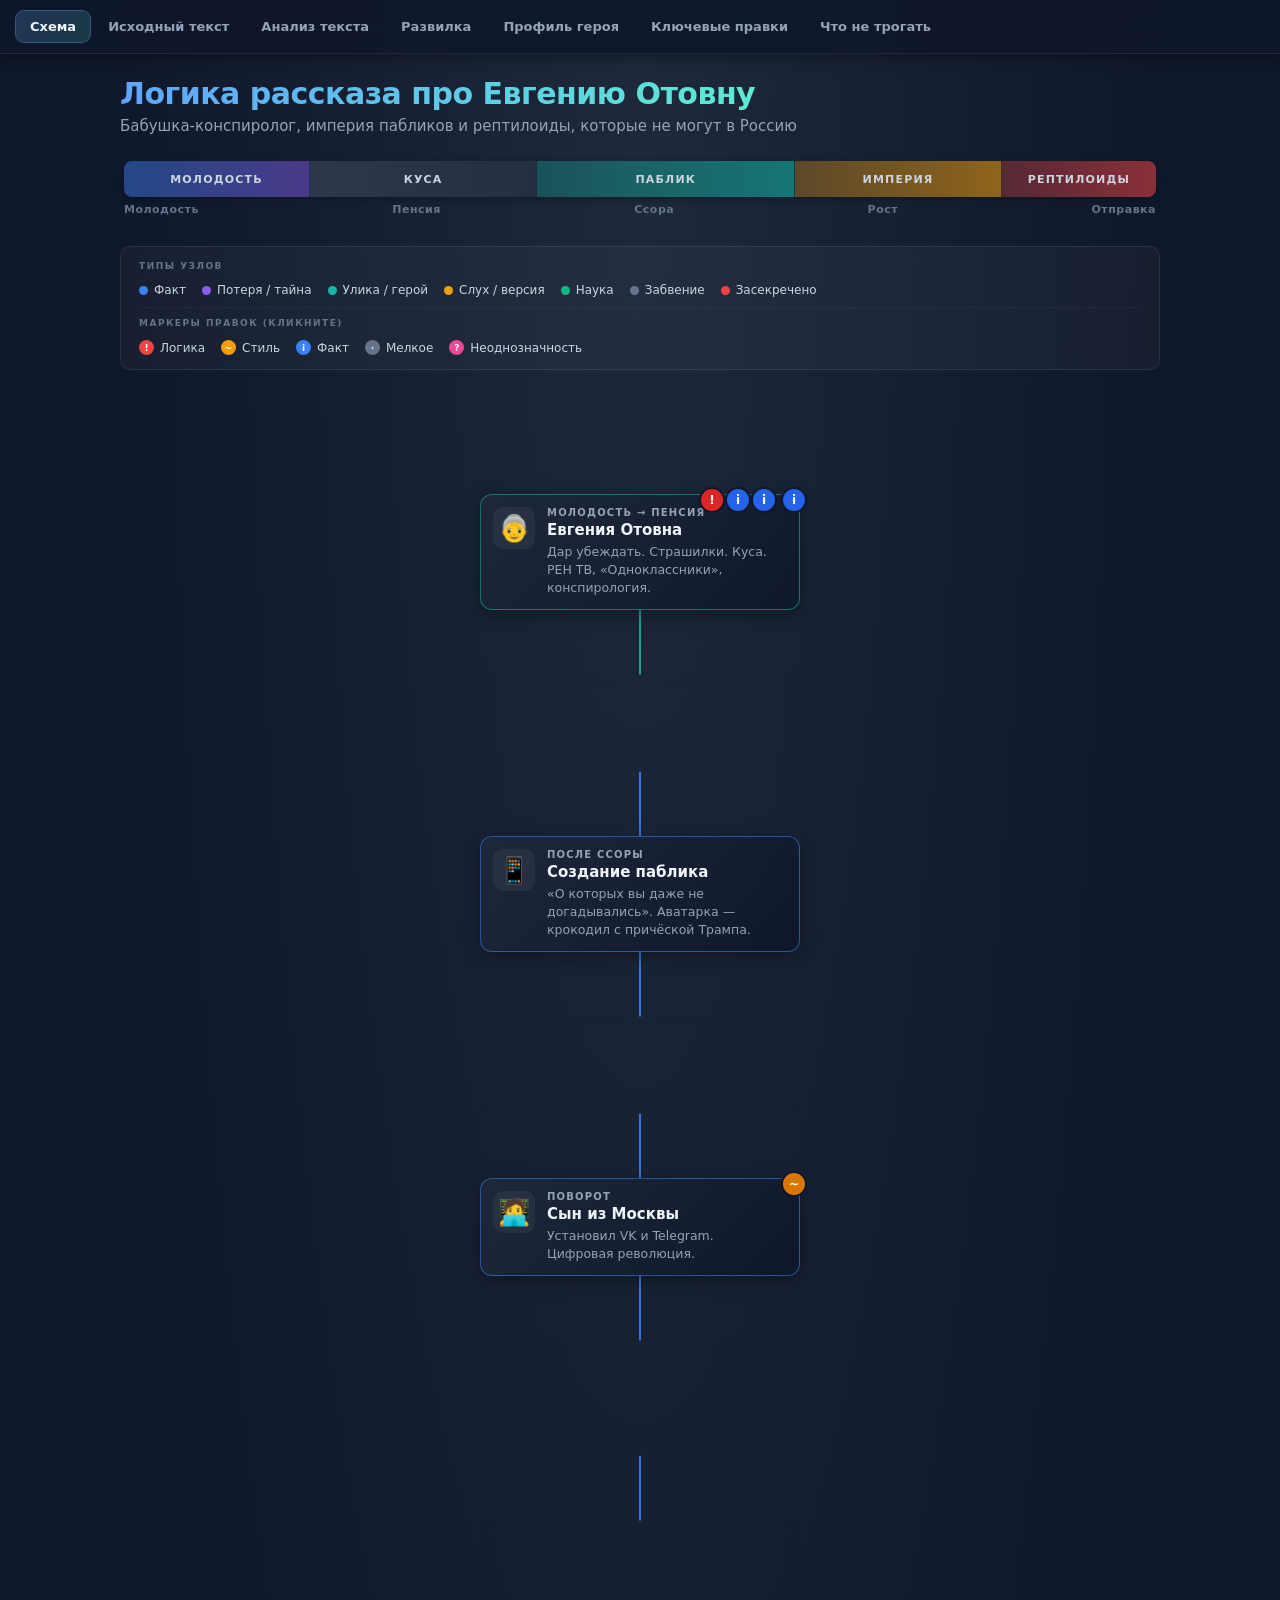
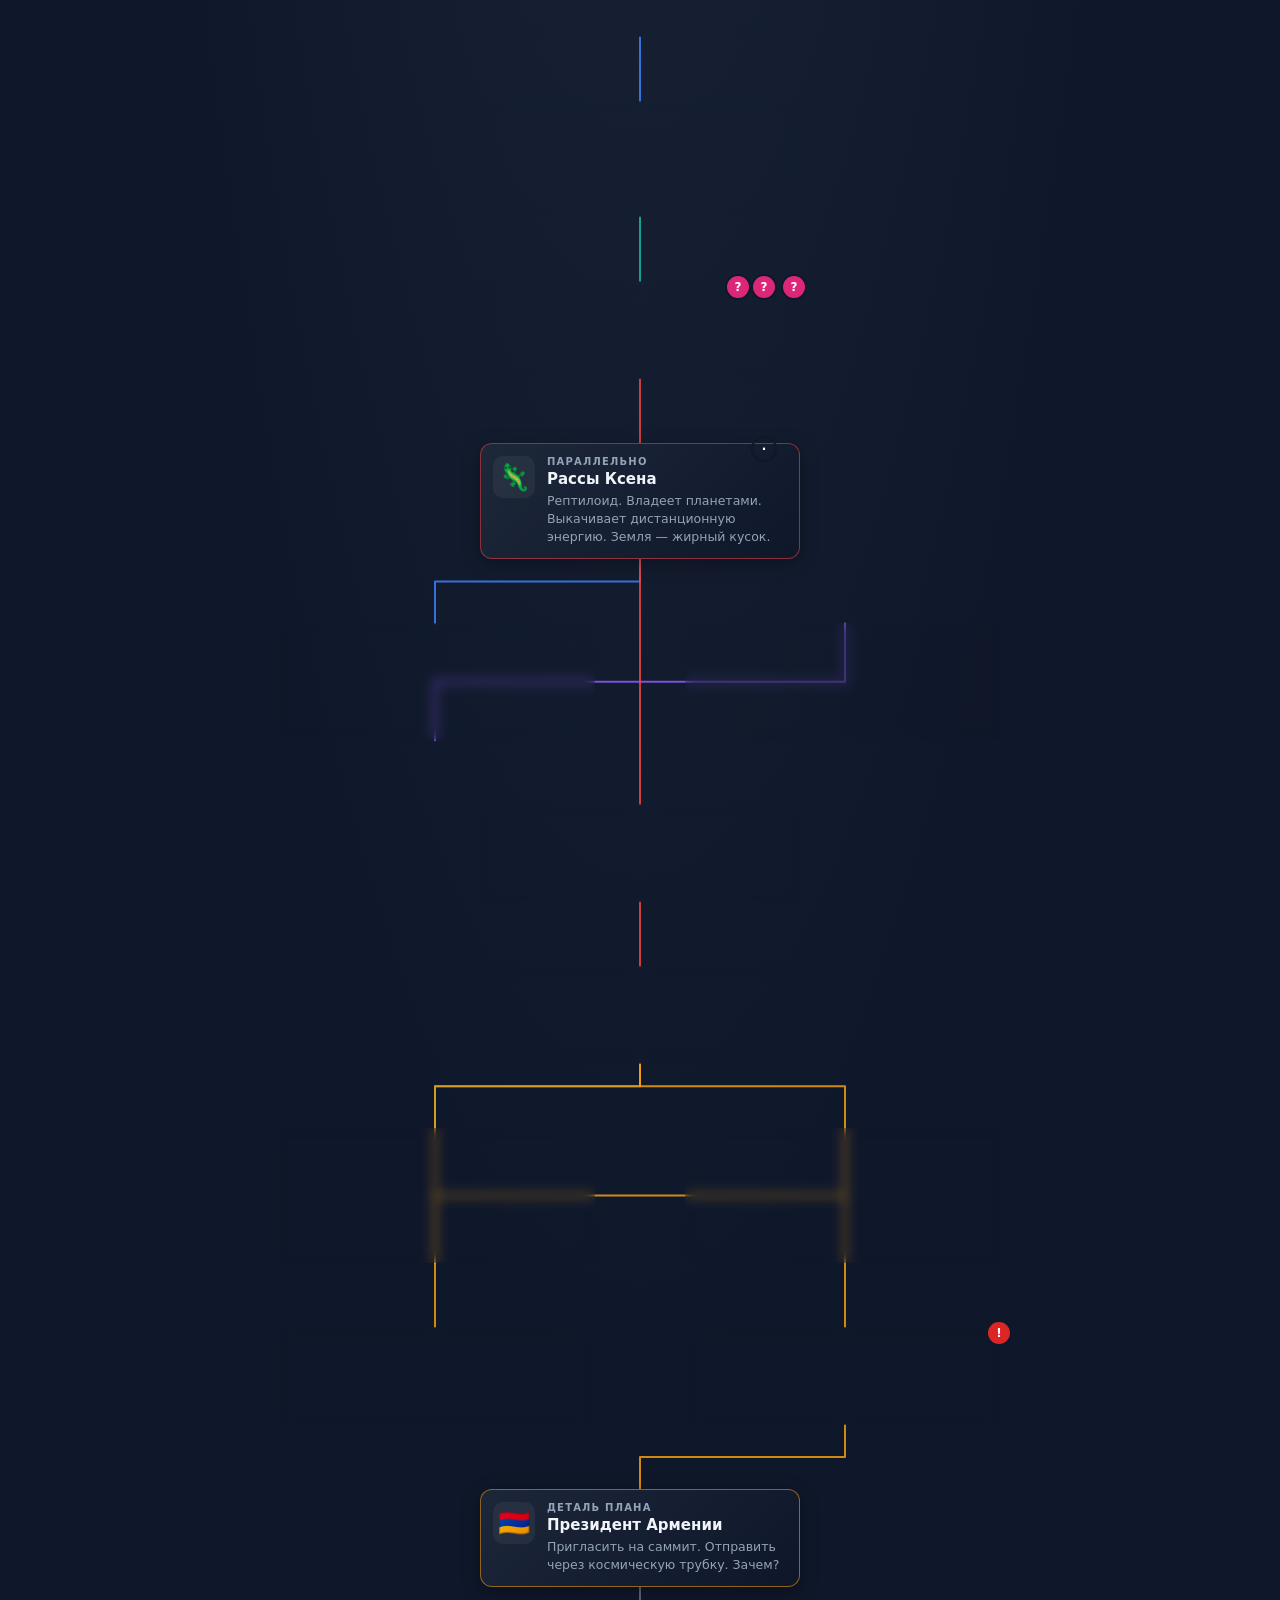
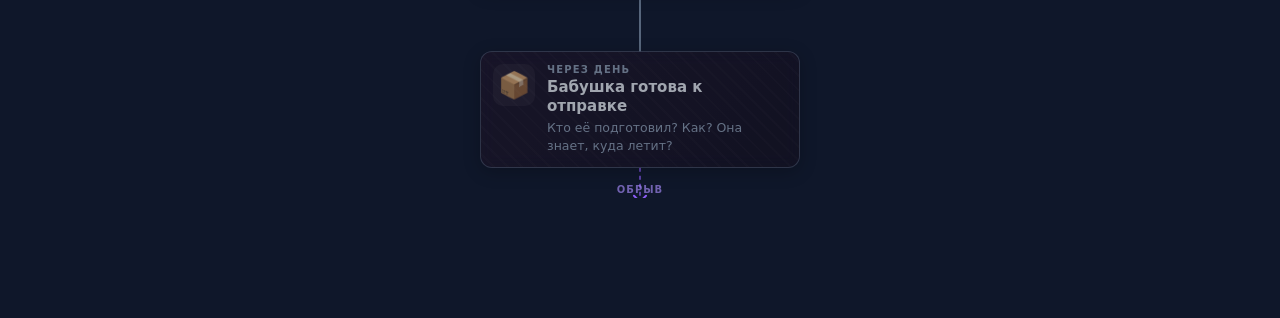
<file: AnalyseThis/borkin/check_logic2.html>
<!DOCTYPE html>
<html lang="ru">
<head>
<meta charset="UTF-8">
<title>Логика рассказа про Евгению Отовну</title>
<style>
  * { box-sizing: border-box; }
  html, body { margin: 0; padding: 0; }
  body {
    font-family: -apple-system, "Segoe UI", system-ui, sans-serif;
    background: radial-gradient(ellipse at top, #1e293b 0%, #0f172a 60%);
    color: #e2e8f0; min-height: 100vh;
  }
  .topnav {
    position: fixed; top: 0; left: 0; right: 0;
    z-index: 100; height: 54px;
    display: flex; align-items: center; gap: 4px;
    padding: 0 16px;
    background: rgba(15,23,42,0.94);
    backdrop-filter: blur(14px);
    -webkit-backdrop-filter: blur(14px);
    border-bottom: 1px solid rgba(255,255,255,0.08);
    box-shadow: 0 2px 14px rgba(0,0,0,0.45);
    overflow-x: auto;
  }
  .topnav::-webkit-scrollbar { height: 3px; }
  .topnav::-webkit-scrollbar-thumb { background: #334155; border-radius: 2px; }
  .topnav button {
    flex-shrink: 0;
    padding: 8px 14px;
    background: transparent;
    color: #94a3b8;
    border: none; border-radius: 8px;
    font-size: 13px; font-weight: 600;
    cursor: pointer; font-family: inherit;
    transition: all .15s;
    white-space: nowrap;
  }
  .topnav button:hover { background: rgba(255,255,255,0.06); color: #cbd5e1; }
  .topnav button.active {
    background: linear-gradient(135deg, rgba(96,165,250,0.22), rgba(94,234,212,0.16));
    color: #f1f5f9;
    box-shadow: 0 0 0 1px rgba(96,165,250,0.45);
  }
  main {
    max-width: 1080px; margin: 0 auto;
    padding: 76px 20px 80px;
  }
  .view { display: none; }
  .view.active { display: block; animation: fadeView .22s ease-out; }
  @keyframes fadeView {
    from { opacity: 0; transform: translateY(4px); }
    to   { opacity: 1; transform: none; }
  }
  header { margin-bottom: 24px; }
  h1 {
    font-size: 30px; font-weight: 800; margin: 0 0 6px;
    letter-spacing: -0.5px;
    background: linear-gradient(90deg, #60a5fa 0%, #5eead4 60%, #a78bfa 100%);
    -webkit-background-clip: text; background-clip: text;
    -webkit-text-fill-color: transparent;
  }
  .subtitle { color: #94a3b8; font-size: 15px; margin: 0; }
  h2 {
    font-size: 21px; margin: 0 0 18px; color: #f1f5f9;
    padding-bottom: 10px;
    border-bottom: 1px solid rgba(255,255,255,0.08);
    display: flex; align-items: center; gap: 10px;
  }
  h2 .h2-icon { font-size: 20px; }
  .top-timeline { margin: 26px 0 30px; padding: 0 4px; }
  .tl-track {
    display: flex; height: 36px; border-radius: 8px; overflow: hidden;
    box-shadow: 0 2px 8px rgba(0,0,0,0.3);
  }
  .tl-segment {
    display: flex; align-items: center; justify-content: center;
    font-size: 11px; font-weight: 700; letter-spacing: 1.2px;
    text-transform: uppercase; color: #cbd5e1;
    border-right: 1px solid rgba(0,0,0,0.3);
  }
  .tl-segment:last-child { border-right: none; }
  .tl-markers {
    display: flex; justify-content: space-between;
    margin-top: 6px; font-size: 11px;
    color: #64748b; font-weight: 600; letter-spacing: 0.5px;
  }
  .legend {
    display: flex; flex-wrap: wrap; gap: 10px 22px;
    padding: 14px 18px; background: rgba(255,255,255,0.03);
    border-radius: 10px; margin-bottom: 30px;
    border: 1px solid rgba(255,255,255,0.08);
    font-size: 12px; color: #cbd5e1;
  }
  .legend .grp { display: flex; flex-wrap: wrap; gap: 10px 16px; flex: 1 1 100%; }
  .legend .grp + .grp { padding-top: 10px; border-top: 1px dashed rgba(255,255,255,0.06); }
  .legend .lbl {
    font-size: 9px; text-transform: uppercase; letter-spacing: 1.5px;
    color: #64748b; font-weight: 800; flex: 1 1 100%; margin-bottom: 2px;
  }
  .legend span { display: inline-flex; align-items: center; gap: 6px; }
  .legend i {
    width: 9px; height: 9px; border-radius: 50%; display: inline-block;
  }
  .legend .ico {
    display: inline-flex; align-items: center; justify-content: center;
    width: 15px; height: 15px; border-radius: 50%;
    font-size: 9px; font-weight: 900; color: #fff;
  }
  .ico.logic { background: #EF4444; }
  .ico.style { background: #F59E0B; }
  .ico.fact  { background: #3B82F6; }
  .ico.minor { background: #64748b; }
  .ico.ambiguity { background: #EC4899; }
  .diagram-wrap {
    overflow-x: auto; margin: 0 -10px 40px;
    padding: 20px 10px 10px;
  }
  .canvas {
    position: relative; min-width: 720px;
    padding: 10px 20px 20px;
  }
  .lines {
    position: absolute; top: 0; left: 0;
    pointer-events: none; z-index: 1; overflow: visible;
  }
  .row {
    display: flex; justify-content: center; align-items: stretch;
    gap: 60px; margin: 64px 0;
    position: relative; z-index: 2;
  }
  .row:first-child { margin-top: 0; }
  .row:last-child  { margin-bottom: 0; }
  .row-duo { gap: 90px; }
  .node {
    background: linear-gradient(135deg, rgba(30,41,59,0.92), rgba(15,23,42,0.92));
    border: 1px solid rgba(255,255,255,0.1);
    border-radius: 12px;
    padding: 12px 16px 12px 12px;
    display: flex; gap: 12px; align-items: flex-start;
    position: relative; min-width: 240px; max-width: 320px;
    box-shadow: 0 4px 18px rgba(0,0,0,0.35);
    backdrop-filter: blur(6px);
    transition: transform .15s, box-shadow .15s;
  }
  .node:hover { transform: translateY(-2px); box-shadow: 0 8px 24px rgba(0,0,0,0.45); }
  .node[data-type="fact"]        { border-color: rgba(59,130,246,0.55); }
  .node[data-type="lost"]        { border-color: rgba(139,92,246,0.55); }
  .node[data-type="evidence"]    { border-color: rgba(20,184,166,0.55); }
  .node[data-type="speculation"] { border-color: rgba(245,158,11,0.55); }
  .node[data-type="science"]     { border-color: rgba(16,185,129,0.55); }
  .node[data-type="silence"]     { border-color: rgba(100,116,139,0.55); }
  .node[data-type="classified"]  { border-color: rgba(239,68,68,0.55); }
  .node[data-type="hero"]        { border-color: rgba(20,184,166,0.55); }
  .node.dead-end {
    opacity: 0.65;
    background: linear-gradient(135deg, rgba(30,20,40,0.92), rgba(20,15,30,0.92));
  }
  .node.dead-end::after {
    content: '';
    position: absolute; inset: 0; border-radius: 12px;
    background: repeating-linear-gradient(45deg, transparent, transparent 8px,
      rgba(255,255,255,0.02) 8px, rgba(255,255,255,0.02) 10px);
    pointer-events: none;
  }
  .node-icon {
    font-size: 26px; line-height: 1; flex-shrink: 0;
    width: 42px; height: 42px;
    display: flex; align-items: center; justify-content: center;
    background: rgba(255,255,255,0.05); border-radius: 10px;
  }
  .node-body { flex: 1; min-width: 0; }
  .node-year {
    font-size: 10px; font-weight: 800; letter-spacing: 1.2px;
    text-transform: uppercase; color: #94a3b8; margin-bottom: 3px;
  }
  .node-title {
    font-size: 15px; font-weight: 700; color: #f1f5f9;
    margin-bottom: 3px; line-height: 1.25;
  }
  .node-desc { font-size: 12.5px; color: #94a3b8; line-height: 1.45; }
  .err-badge {
    position: absolute; top: -8px; right: -8px;
    width: 26px; height: 26px; border-radius: 50%;
    display: flex; align-items: center; justify-content: center;
    font-size: 12px; font-weight: 900; color: #fff;
    cursor: pointer; border: 2px solid #0f172a;
    z-index: 3; transition: transform .15s;
  }
  .err-badge:hover { transform: scale(1.15); }
  .err-badge.logic { background: #dc2626; animation: pulseRed 2s ease-in-out infinite; }
  .err-badge.style { background: #d97706; animation: pulseAmber 2.5s ease-in-out infinite; }
  .err-badge.fact  { background: #2563eb; animation: pulseBlue 2.5s ease-in-out infinite; }
  .err-badge.minor { background: #475569; }
  .err-badge.ambiguity { background: #db2777; animation: pulsePink 3s ease-in-out infinite; }
  .err-badge + .err-badge { right: 22px; }
  .err-badge + .err-badge + .err-badge { right: 48px; }
  .err-badge + .err-badge + .err-badge + .err-badge { right: 74px; }
  @keyframes pulseRed {
    0%, 100% { box-shadow: 0 0 0 0 rgba(220,38,38,0.7); }
    50%      { box-shadow: 0 0 0 8px rgba(220,38,38,0); }
  }
  @keyframes pulseAmber {
    0%, 100% { box-shadow: 0 0 0 0 rgba(217,119,6,0.7); }
    50%      { box-shadow: 0 0 0 8px rgba(217,119,6,0); }
  }
  @keyframes pulseBlue {
    0%, 100% { box-shadow: 0 0 0 0 rgba(37,99,235,0.7); }
    50%      { box-shadow: 0 0 0 8px rgba(37,99,235,0); }
  }
  @keyframes pulsePink {
    0%, 100% { box-shadow: 0 0 0 0 rgba(219,39,119,0.5); }
    50%      { box-shadow: 0 0 0 8px rgba(219,39,119,0); }
  }
  .dead-end-label {
    position: absolute; bottom: -28px; left: 50%; transform: translateX(-50%);
    font-size: 10px; font-weight: 700; color: #a78bfa;
    text-transform: uppercase; letter-spacing: 1px; white-space: nowrap;
  }
  .modal-backdrop {
    position: fixed; inset: 0; z-index: 200;
    background: rgba(2,6,23,0.85);
    backdrop-filter: blur(4px);
    display: none; align-items: center; justify-content: center;
    padding: 20px; animation: fadeIn .2s;
  }
  .modal-backdrop.open { display: flex; }
  @keyframes fadeIn { from { opacity: 0; } to { opacity: 1; } }
  .modal {
    background: linear-gradient(135deg, #1e293b, #0f172a);
    border: 1px solid rgba(255,255,255,0.15);
    border-radius: 16px;
    max-width: 560px; width: 100%;
    max-height: 90vh; overflow-y: auto;
    padding: 24px 26px; position: relative;
    animation: slideUp .25s cubic-bezier(0.34, 1.56, 0.64, 1);
    box-shadow: 0 20px 60px rgba(0,0,0,0.6);
  }
  @keyframes slideUp {
    from { opacity: 0; transform: translateY(20px) scale(0.98); }
    to   { opacity: 1; transform: none; }
  }
  .modal-close {
    position: absolute; top: 12px; right: 12px;
    width: 32px; height: 32px; border-radius: 50%;
    background: rgba(255,255,255,0.08);
    border: none; color: #cbd5e1;
    font-size: 18px; cursor: pointer;
    display: flex; align-items: center; justify-content: center;
    transition: background .15s;
  }
  .modal-close:hover { background: rgba(255,255,255,0.18); }
  .modal-type {
    display: inline-block; padding: 3px 10px; border-radius: 12px;
    font-size: 10px; font-weight: 800; letter-spacing: 1.2px;
    text-transform: uppercase; color: #fff; margin-bottom: 10px;
  }
  .modal-type.logic { background: #dc2626; }
  .modal-type.style { background: #d97706; }
  .modal-type.fact  { background: #2563eb; }
  .modal-type.minor { background: #475569; }
  .modal-type.ambiguity { background: #db2777; }
  .modal h3 { margin: 0 0 4px; font-size: 20px; color: #f1f5f9; }
  .modal .modal-node { font-size: 12px; color: #64748b; margin-bottom: 18px; }
  .modal .m-section { margin-bottom: 16px; }
  .modal .m-section:last-child { margin-bottom: 0; }
  .modal .m-label {
    font-size: 10px; font-weight: 800; letter-spacing: 1.5px;
    text-transform: uppercase; color: #94a3b8; margin-bottom: 6px;
  }
  .modal .m-problem { color: #fca5a5; line-height: 1.6; font-size: 14px; }
  .modal .m-fix     { color: #86efac; line-height: 1.6; font-size: 14px; }
  .modal code {
    background: rgba(0,0,0,0.4); padding: 2px 6px; border-radius: 4px;
    font-family: ui-monospace, "SF Mono", Consolas, monospace;
    font-size: 12px; color: #fbbf24;
  }
  .story-text {
    background: rgba(30,41,59,0.5);
    border-radius: 12px;
    padding: 22px 26px;
    border: 1px solid rgba(255,255,255,0.08);
    font-size: 15px;
    line-height: 1.75;
    color: #cbd5e1;
  }
  .story-text p { margin: 0 0 14px; }
  .story-text p:last-child { margin-bottom: 0; }
  .story-text em { color: #94a3b8; font-style: italic; }
  .hint {
    color: #94a3b8; font-size: 14px;
    margin: 0 0 16px; padding: 10px 14px;
    background: rgba(96,165,250,0.08);
    border-left: 3px solid #60a5fa;
    border-radius: 0 6px 6px 0;
  }
  .analysis-legend {
    display: flex; flex-wrap: wrap; gap: 10px 18px;
    padding: 12px 16px;
    background: rgba(255,255,255,0.03);
    border-radius: 8px;
    border: 1px solid rgba(255,255,255,0.06);
    margin-bottom: 18px;
    font-size: 12px; color: #cbd5e1;
  }
  .analysis-legend span { display: inline-flex; align-items: center; gap: 6px; }
  .analysis-legend i {
    width: 10px; height: 14px; border-radius: 3px;
    display: inline-block; border-bottom: 2px solid;
  }
  .analysis-legend i.logic { background: rgba(239,68,68,0.25); border-color: #EF4444; }
  .analysis-legend i.style { background: rgba(245,158,11,0.25); border-color: #F59E0B; }
  .analysis-legend i.fact  { background: rgba(59,130,246,0.25); border-color: #3B82F6; }
  .analysis-legend i.minor { background: rgba(100,116,139,0.3); border-color: #64748b; }
  .analysis-legend i.ambiguity { background: rgba(236,72,153,0.25); border-color: #EC4899; }
  .mark {
    cursor: pointer;
    border-bottom: 2px solid;
    padding: 1px 3px;
    border-radius: 3px;
    transition: filter .12s, box-shadow .12s;
    position: relative;
  }
  .mark:hover { filter: brightness(1.25); }
  .mark.logic { background: rgba(239,68,68,0.18); border-color: #EF4444; color: #fca5a5; }
  .mark.style { background: rgba(245,158,11,0.18); border-color: #F59E0B; color: #fbbf24; }
  .mark.fact  { background: rgba(59,130,246,0.18); border-color: #3B82F6; color: #93c5fd; }
  .mark.minor { background: rgba(100,116,139,0.22); border-color: #64748b; color: #cbd5e1; }
  .mark.ambiguity { background: rgba(236,72,153,0.18); border-color: #EC4899; color: #f9a8d4; }
  .profile-header {
    display: flex; gap: 20px; align-items: center;
    padding: 20px 22px; margin-bottom: 18px;
    background: linear-gradient(135deg, rgba(30,41,59,0.8), rgba(15,23,42,0.8));
    border: 1px solid rgba(255,255,255,0.1);
    border-radius: 14px;
  }
  .profile-avatar {
    width: 84px; height: 84px; flex-shrink: 0;
    border-radius: 50%;
    box-shadow: 0 0 0 3px rgba(96,165,250,0.3), 0 8px 24px rgba(0,0,0,0.4);
    overflow: hidden;
  }
  .profile-avatar svg { width: 100%; height: 100%; display: block; }
  .profile-header h3 { margin: 0 0 4px; font-size: 18px; color: #f1f5f9; }
  .profile-header p { margin: 0; font-size: 13.5px; color: #94a3b8; line-height: 1.5; }
  .profile-tags { display: flex; flex-wrap: wrap; gap: 6px; margin-top: 8px; }
  .profile-tags span {
    padding: 3px 9px; border-radius: 10px;
    background: rgba(96,165,250,0.15); color: #93c5fd;
    font-size: 11px; font-weight: 600;
  }
  .profile-grid {
    display: grid; grid-template-columns: repeat(auto-fit, minmax(260px, 1fr));
    gap: 14px;
  }
  .p-card {
    background: rgba(30,41,59,0.65);
    border: 1px solid rgba(255,255,255,0.08);
    border-radius: 10px; padding: 16px 18px;
  }
  .p-card h4 {
    margin: 0 0 10px; font-size: 14px;
    display: flex; align-items: center; gap: 8px;
  }
  .p-card h4 .dot { width: 8px; height: 8px; border-radius: 50%; }
  .p-card ul { margin: 0; padding-left: 18px; font-size: 13px; color: #cbd5e1; line-height: 1.6; }
  .p-card li { margin-bottom: 5px; }
  .p-card li:last-child { margin-bottom: 0; }
  .p-card em { color: #fbbf24; font-style: normal; }
  .ba-grid { display: grid; grid-template-columns: 1fr 1fr; gap: 14px; }
  .ba-card {
    background: rgba(30,41,59,0.65);
    border: 1px solid rgba(255,255,255,0.08);
    border-radius: 10px; padding: 16px 18px;
  }
  .ba-card.before { border-left: 3px solid #EF4444; }
  .ba-card.after  { border-left: 3px solid #10B981; }
  .ba-card h5 {
    margin: 0 0 8px; font-size: 10px; font-weight: 800;
    letter-spacing: 1.5px; text-transform: uppercase; color: #94a3b8;
  }
  .ba-card.before h5 { color: #fca5a5; }
  .ba-card.after h5  { color: #86efac; }
  .ba-card p { margin: 0 0 8px; font-size: 13.5px; line-height: 1.55; color: #cbd5e1; }
  .ba-card p:last-child { margin-bottom: 0; }
  .ba-card em { color: #fbbf24; font-style: normal; }
  .ba-card .why { font-size: 12px; color: #94a3b8; font-style: italic; }
  .dont-touch {
    background: rgba(16,185,129,0.06);
    border: 1px solid rgba(16,185,129,0.3);
    border-radius: 12px; padding: 18px 22px;
  }
  .dont-touch h3 { margin: 0 0 12px; font-size: 16px; color: #34d399; }
  .dont-touch ul { margin: 0; padding-left: 20px; font-size: 13.5px; color: #cbd5e1; line-height: 1.7; }
  .dont-touch code {
    background: rgba(0,0,0,0.35); padding: 2px 6px; border-radius: 4px;
    font-family: ui-monospace, "SF Mono", Consolas, monospace;
    font-size: 12px; color: #fbbf24;
  }
  .fork-grid {
    display: grid; grid-template-columns: repeat(auto-fit, minmax(300px, 1fr));
    gap: 16px;
  }
  .fork-card {
    background: rgba(30,41,59,0.65);
    border: 1px solid rgba(255,255,255,0.08);
    border-radius: 12px; padding: 18px 20px;
  }
  .fork-card h4 { margin: 0 0 6px; font-size: 16px; color: #f1f5f9; }
  .fork-card .fork-sub { font-size: 12px; color: #94a3b8; margin-bottom: 14px; line-height: 1.4; }
  .fork-card .fork-section { margin-bottom: 14px; }
  .fork-card .fork-section:last-child { margin-bottom: 0; }
  .fork-card .fork-label {
    font-size: 10px; font-weight: 800; letter-spacing: 1.5px;
    text-transform: uppercase; color: #94a3b8; margin-bottom: 5px;
  }
  .fork-card ul { margin: 0; padding-left: 18px; font-size: 13px; color: #cbd5e1; line-height: 1.6; }
  .fork-card li { margin-bottom: 4px; }
  .fork-card li:last-child { margin-bottom: 0; }
  .fork-card em { color: #fbbf24; font-style: normal; }
  .fork-card.v1 { border-left: 3px solid #EF4444; }
  .fork-card.v2 { border-left: 3px solid #F59E0B; }
  .fork-card.v3 { border-left: 3px solid #8B5CF6; }
  @media (max-width: 680px) {
    main { padding: 72px 12px 60px; }
    h1 { font-size: 22px; }
    .row, .row-duo { gap: 30px; }
    .ba-grid { grid-template-columns: 1fr; }
    .profile-header { flex-direction: column; text-align: center; }
    .profile-tags { justify-content: center; }
    .topnav { padding: 0 8px; }
    .topnav button { padding: 8px 10px; font-size: 12px; }
  }
</style>
</head>
<body>

<nav class="topnav" id="topnav">
  <button class="active" data-view="schema">Схема</button>
  <button data-view="source">Исходный текст</button>
  <button data-view="analysis">Анализ текста</button>
  <button data-view="fork">Развилка</button>
  <button data-view="profile">Профиль героя</button>
  <button data-view="edits">Ключевые правки</button>
  <button data-view="keep">Что не трогать</button>
</nav>

<main>

  <!-- ==================== VIEW: СХЕМА ==================== -->
  <section class="view active" id="view-schema">
    <header>
      <h1>Логика рассказа про Евгению Отовну</h1>
      <p class="subtitle">Бабушка-конспиролог, империя пабликов и рептилоиды, которые не могут в Россию</p>
    </header>

    <div class="top-timeline">
      <div class="tl-track">
        <div class="tl-segment" style="flex:18; background: linear-gradient(90deg, rgba(59,130,246,0.45), rgba(139,92,246,0.45));">Молодость</div>
        <div class="tl-segment" style="flex:22; background: linear-gradient(90deg, rgba(100,116,139,0.3), rgba(100,116,139,0.12));">Куса</div>
        <div class="tl-segment" style="flex:25; background: linear-gradient(90deg, rgba(20,184,166,0.3), rgba(20,184,166,0.55));">Паблик</div>
        <div class="tl-segment" style="flex:20; background: linear-gradient(90deg, rgba(245,158,11,0.3), rgba(245,158,11,0.55));">Империя</div>
        <div class="tl-segment" style="flex:15; background: linear-gradient(90deg, rgba(239,68,68,0.3), rgba(239,68,68,0.55));">Рептилоиды</div>
      </div>
      <div class="tl-markers">
        <span>Молодость</span><span>Пенсия</span><span>Ссора</span><span>Рост</span><span>Отправка</span>
      </div>
    </div>

    <div class="legend">
      <div class="grp">
        <span class="lbl">Типы узлов</span>
        <span><i style="background:#3B82F6"></i>Факт</span>
        <span><i style="background:#8B5CF6"></i>Потеря / тайна</span>
        <span><i style="background:#14B8A6"></i>Улика / герой</span>
        <span><i style="background:#F59E0B"></i>Слух / версия</span>
        <span><i style="background:#10B981"></i>Наука</span>
        <span><i style="background:#64748b"></i>Забвение</span>
        <span><i style="background:#EF4444"></i>Засекречено</span>
      </div>
      <div class="grp">
        <span class="lbl">Маркеры правок (кликните)</span>
        <span><span class="ico logic">!</span>Логика</span>
        <span><span class="ico style">~</span>Стиль</span>
        <span><span class="ico fact">i</span>Факт</span>
        <span><span class="ico minor">·</span>Мелкое</span>
        <span><span class="ico ambiguity">?</span>Неоднозначность</span>
      </div>
    </div>

    <div class="diagram-wrap">
      <div class="canvas" id="canvas">
        <svg class="lines" id="lines"></svg>

        <div class="row">
          <div class="node" data-id="evgenia" data-type="hero">
            <div class="node-icon">👵</div>
            <div class="node-body">
              <div class="node-year">Молодость → пенсия</div>
              <div class="node-title">Евгения Отовна</div>
              <div class="node-desc">Дар убеждать. Страшилки. Куса. РЕН ТВ, «Одноклассники», конспирология.</div>
            </div>
            <span class="err-badge fact" data-err="e2" title="Отовна / Оттовна">i</span>
            <span class="err-badge fact" data-err="e20" title="«Тайна амулета» — фильм">i</span>
            <span class="err-badge fact" data-err="e21" title="«Хроники истории» — не существует">i</span>
            <span class="err-badge logic" data-err="e28" title="Дочь-ружьё">!</span>
          </div>
        </div>

        <div class="row">
          <div class="node" data-id="quarrel" data-type="fact">
            <div class="node-icon">💥</div>
            <div class="node-body">
              <div class="node-year">Два дня назад</div>
              <div class="node-title">Ссора с Зинаидой</div>
              <div class="node-desc">Рептилоиды — перебор. Евгению выгоняют из канала.</div>
            </div>
          </div>
        </div>

        <div class="row">
          <div class="node" data-id="public" data-type="fact">
            <div class="node-icon">📱</div>
            <div class="node-body">
              <div class="node-year">После ссоры</div>
              <div class="node-title">Создание паблика</div>
              <div class="node-desc">«О которых вы даже не догадывались». Аватарка — крокодил с причёской Трампа.</div>
            </div>
            <span class="err-badge style" data-err="e13" title="О котором / О которых">~</span>
            <span class="err-badge style" data-err="e30" title="американщина">~</span>
          </div>
        </div>

        <div class="row">
          <div class="node" data-id="growth" data-type="fact">
            <div class="node-icon">📈</div>
            <div class="node-body">
              <div class="node-year">Месяц</div>
              <div class="node-title">Рост паблика</div>
              <div class="node-desc">20–30 человек в день. Перегнал Кусинский паблик.</div>
            </div>
            <span class="err-badge logic" data-err="e29" title="Почему рост остановился">!</span>
          </div>
        </div>

        <div class="row">
          <div class="node" data-id="son" data-type="fact">
            <div class="node-icon">🧑‍💻</div>
            <div class="node-body">
              <div class="node-year">Поворот</div>
              <div class="node-title">Сын из Москвы</div>
              <div class="node-desc">Установил VK и Telegram. Цифровая революция.</div>
            </div>
            <span class="err-badge style" data-err="e14" title="Дуров — террорист">~</span>
          </div>
        </div>

        <div class="row">
          <div class="node" data-id="novel" data-type="fact">
            <div class="node-icon">📖</div>
            <div class="node-body">
              <div class="node-year">После роста</div>
              <div class="node-title">Роман «ОПР»</div>
              <div class="node-desc">«Организация против рептилоидов. Основано на реальных событиях».</div>
            </div>
            <span class="err-badge style" data-err="e12" title="Подумала бабушка">~</span>
          </div>
        </div>

        <div class="row">
          <div class="node" data-id="author_today" data-type="fact">
            <div class="node-icon">✍️</div>
            <div class="node-body">
              <div class="node-year">Два месяца</div>
              <div class="node-title">Author.Today, Reddit, Twitter</div>
              <div class="node-desc">5 000 лайков, 40 000 просмотров. Новая политика канала.</div>
            </div>
            <span class="err-badge fact" data-err="e22" title="Twitter заблокирован">i</span>
          </div>
        </div>

        <div class="row">
          <div class="node" data-id="trilogy" data-type="fact">
            <div class="node-icon">📚</div>
            <div class="node-body">
              <div class="node-year">Два месяца</div>
              <div class="node-title">Трилогия</div>
              <div class="node-desc">Учёные поймали президента Сенегала и доказали: рептилоиды существуют.</div>
            </div>
          </div>
        </div>

        <div class="row">
          <div class="node" data-id="opr" data-type="evidence">
            <div class="node-icon">🏛️</div>
            <div class="node-body">
              <div class="node-year">После трилогии</div>
              <div class="node-title">Организация ОПР</div>
              <div class="node-desc">Люди поверили. TikTok. Евгения — героиня. Протекторат бабушки.</div>
            </div>
            <span class="err-badge ambiguity" data-err="e24" title="Политическая сатира">?</span>
            <span class="err-badge ambiguity" data-err="e25" title="Рептилоидный троп">?</span>
            <span class="err-badge ambiguity" data-err="e26" title="Героиня misinformation">?</span>
          </div>
        </div>

        <div class="row">
          <div class="node" data-id="rassy" data-type="classified">
            <div class="node-icon">🦎</div>
            <div class="node-body">
              <div class="node-year">Параллельно</div>
              <div class="node-title">Рассы Ксена</div>
              <div class="node-desc">Рептилоид. Владеет планетами. Выкачивает дистанционную энергию. Земля — жирный кусок.</div>
            </div>
            <span class="err-badge logic" data-err="e15" title="шёл / она">!</span>
            <span class="err-badge clarity" data-err="e10" title="Государство...">·</span>
            <span class="err-badge ambiguity" data-err="e27" title="Реальные имена">?</span>
          </div>
        </div>

        <div class="row row-duo">
          <div class="node" data-id="earth" data-type="fact">
            <div class="node-icon">🌍</div>
            <div class="node-body">
              <div class="node-year">Недавно</div>
              <div class="node-title">Земля на аукционе</div>
              <div class="node-desc">Выиграли у другой расы. Агенты в правительствах. Кроме России.</div>
            </div>
            <span class="err-badge style" data-err="e5" title="недра ресурсов">~</span>
            <span class="err-badge fact" data-err="e23" title="«Созвездие Ориона»">i</span>
          </div>
          <div class="node dead-end" data-id="russia_rule" data-type="lost">
            <div class="node-icon">🇷🇺</div>
            <div class="node-body">
              <div class="node-year">Правило мира</div>
              <div class="node-title">Россия убивает рептилоидов</div>
              <div class="node-desc">Заходит — боль — падает — умирает от болевого шока.</div>
            </div>
            <span class="err-badge logic" data-err="e6" title="Противоречие с женой Макрона">!</span>
            <div class="dead-end-label">противоречие</div>
          </div>
        </div>

        <div class="row">
          <div class="node" data-id="oymyakon" data-type="classified">
            <div class="node-icon">🧊</div>
            <div class="node-body">
              <div class="node-year">Наши дни</div>
              <div class="node-title">Оймякон, директор «НАК»</div>
              <div class="node-desc">Читает доклады. Папка «СРОЧНО» — синяя, чтобы было видно.</div>
            </div>
            <span class="err-badge clarity" data-err="e16" title="директор / гендиректор">·</span>
          </div>
        </div>

        <div class="row">
          <div class="node" data-id="meeting" data-type="classified">
            <div class="node-icon">🗣️</div>
            <div class="node-body">
              <div class="node-year">Через пять минут</div>
              <div class="node-title">Совещание</div>
              <div class="node-desc">Гукумудлу, Антрокол и охранник-отец. Три «человека».</div>
            </div>
            <span class="err-badge fact" data-err="e3" title="три человека">i</span>
            <span class="err-badge logic" data-err="e8" title="А жена? / Алиса?">!</span>
            <span class="err-badge logic" data-err="e9" title="Это ещё что?">!</span>
          </div>
        </div>

        <div class="row row-duo">
          <div class="node" data-id="report" data-type="evidence">
            <div class="node-icon">📋</div>
            <div class="node-body">
              <div class="node-year">Доклад</div>
              <div class="node-title">Антрокол: «Обычная группа»</div>
              <div class="node-desc">ОПР узнала про Трампа. Про Макрона. Про жену Макрона.</div>
            </div>
            <span class="err-badge fact" data-err="e4" title="Алиса / Брижит">i</span>
            <span class="err-badge logic" data-err="e17" title="наши президенты">!</span>
          </div>
          <div class="node" data-id="macron_wife" data-type="speculation">
            <div class="node-icon">👽</div>
            <div class="node-body">
              <div class="node-year">Повесть Евгении</div>
              <div class="node-title">Жена Макрона — рептилоид</div>
              <div class="node-desc">Попал в Россию. Раньше был мужчиной. Спасли президенты. Выдали за жену агента.</div>
            </div>
            <span class="err-badge logic" data-err="e6" title="Но Россия убивает">!</span>
          </div>
        </div>

        <div class="row row-duo">
          <div class="node" data-id="plan_kill" data-type="speculation">
            <div class="node-icon">🔪</div>
            <div class="node-body">
              <div class="node-year">План А</div>
              <div class="node-title">Убить директора ОПР</div>
              <div class="node-desc">«Мы всегда так делали». Антрокол.</div>
            </div>
          </div>
          <div class="node" data-id="plan_talk" data-type="speculation">
            <div class="node-icon">🤝</div>
            <div class="node-body">
              <div class="node-year">План Б</div>
              <div class="node-title">Переговоры</div>
              <div class="node-desc">Отец: на руинах появится новая группа. Нужны переговоры.</div>
            </div>
            <span class="err-badge logic" data-err="e7" title="Кого отправляем?">!</span>
          </div>
        </div>

        <div class="row">
          <div class="node" data-id="armenia" data-type="speculation">
            <div class="node-icon">🇦🇲</div>
            <div class="node-body">
              <div class="node-year">Деталь плана</div>
              <div class="node-title">Президент Армении</div>
              <div class="node-desc">Пригласить на саммит. Отправить через космическую трубку. Зачем?</div>
            </div>
            <span class="err-badge logic" data-err="e18" title="Почему Армения?">!</span>
          </div>
        </div>

        <div class="row">
          <div class="node dead-end" data-id="grandma_ready" data-type="silence">
            <div class="node-icon">📦</div>
            <div class="node-body">
              <div class="node-year">Через день</div>
              <div class="node-title">Бабушка готова к отправке</div>
              <div class="node-desc">Кто её подготовил? Как? Она знает, куда летит?</div>
            </div>
            <span class="err-badge logic" data-err="e19" title="Абруптный переход">!</span>
            <div class="dead-end-label">обрыв</div>
          </div>
        </div>

      </div>
    </div>
  </section>

  <!-- ==================== VIEW: ИСХОДНЫЙ ТЕКСТ ==================== -->
  <section class="view" id="view-source">
    <h2><span class="h2-icon">📄</span>Исходный текст</h2>
    <div class="story-text">
      <p>У Евгении Отовны всегда был дар убеждать людей. Любила она как-то по молодости рассказывать страшилки и уверять всех, что это было реально. Но в старости убеждать приходилось только подруг по лавочке и продавцов на местном Кусинском рынке.</p>
      <p>Огорода у неё не было, мужа, которому можно было готовить, тоже. Сын и дочь жили в разных городах: один — в Москве, вторая — в северном посёлке Проведения. Но на закате жизни у неё появилось хобби — смотреть РЕН ТВ, причём такие передачи, как «Тайна амулета» и «Хроники истории» с Вячеславом Долгоруким.</p>
      <p>Также у неё было хобби — сидеть в «Одноклассниках», в местном Кусинском сообществе конспирологических теорий. Там она была в почёте.</p>
      <p>Но два дня назад Евгения Отовна поругалась с владелицей канала, Зинаидой Петровной, из-за того, что выкладывать теории про рептилоидов — это уже перебор.</p>
      <p>— Это уже слишком! — говорила Зинаида Петровна.</p>
      <p>— А почему бы и нет? — возражала наша героиня.</p>
      <p>Ну так её из канала и выгнали.</p>
      <p>— То, что я ухожу из комментариев, — всего хорошего! — написала Евгения Отовна.</p>
      <p>И тут ей в голову пришла идея:</p>
      <p>«Почему бы не создать мой паблик?»</p>
      <p>Сначала она подумала о своём городском паблике, где было бы подписано всего две тысячи человек. Потом мысль пошла дальше.</p>
      <p>«Областной... А может, даже всероссийский!»</p>
      <p>Эта мысль промелькнула у неё в голове, и она тут же побежала садиться за свой компьютер, о котором вы даже не догадывались.</p>
      <p>«О которых вы даже не догадывались», — написала она в описании.</p>
      <p>После этого поставила аватарку — первую картинку, которую нашла в интернете: на ней был крокодил с причёской небезызвестного президента Америки Дональда Трампа.</p>
      <p>Так и жила Евгения Отовна, выкладывая каждый день по две новые конспирологические теории.</p>
      <p>Так у неё начался рассвет паблика.</p>
      <p>Каждый день приходило по двадцать-тридцать человек, что было достаточно неплохо для бабушки из Кусы. (*Примечание автора: Куса — реальный город в Челябинской области.*)</p>
      <p>Так прошёл месяц, и паблик уже перегнал местный Кусинский паблик.</p>
      <p>На начальном этапе помогло то, что те самые двадцать-тридцать человек из Кусинского сообщества настолько привязались к Евгении Отовне, что ушли оттуда и пришли в её новый паблик.</p>
      <p>Но он уже давно перегнал местное сообщество, и к нему начали переходить всё больше и больше людей.</p>
      <p>Евгения Отовна, когда смотрела статистику, даже удивлялась:</p>
      <p>«Тут из Краснодара, тут из Якутска... Скольким же разным людям интересны конспирологические теории про Трампа?»</p>
      <p>Но в этом канале выходили не только теории, но и небольшие рассказы о том, как она во сне попала в СССР и перегнала Америку.</p>
      <p>Были и «доказательства» того, что все главы государств — рептилоиды, кроме Путина, конечно.</p>
      <p>Но и, конечно, как без ультиматумов Трампу, Байдену, Бараку Обаме и многим президентам разных стран?</p>
      <p>Один раз под раздачу даже попал президент Азербайджана.</p>
      <p>— Мол, что у нас из Азербайджана такие помидоры-то дорогие?</p>
      <p>Правда, сама Евгения Отовна не совсем понимала, какое отношение президент Азербайджана имеет к цене помидоров, но это её совершенно не смущало.</p>
      <p>Однако всё изменилось с того момента, как из Москвы приехал её сын.</p>
      <p>Он установил ей и научил пользоваться VK и Telegram.</p>
      <p>Владелец телеграмма Павел Дуров признан террористом.</p>
      <p>После этого началась настоящая цифровая революция в жизни Евгении Отовны.</p>
      <p>Всеми мессенджерами она пользовалась, кроме «проклятой американщины».</p>
      <p>В «Одноклассниках» этот паблик стал чуть ли не божественным и самым большим по количеству подписчиков. Он даже перегнал пресловутый паблик «Сад-огород».</p>
      <p>Так и росла империя Евгении Отовны.</p>
      <p>В «Одноклассниках» — сто тысяч подписчиков.</p>
      <p>В VK — пятьдесят тысяч.</p>
      <p>В Telegram — внимание! — тридцать тысяч подписчиков.</p>
      <p>Даже сын, увидев эти цифры, усмехнулся:</p>
      <p>— Оказывается, много бабушек там сидит.</p>
      <p>Рост этого паблика вот прямо раз — и остановился. Нет, наша главная героиня получала тот же доход за рекламу: она каждый день выпускала новые теории либо рассказы. Ей хотелось роста, но он просто прекратился.</p>
      <p>— Подумала бабушка. — А почему бы не написать роман?</p>
      <p>«Организация против рептилоидов (ОПР)». И в скобочках: «Основано на реальных событиях».</p>
      <p>Так она и продолжала свою повесть. Она всем нравилась, подписчиков даже немного прибавилось. И как-то опять сын приехал, и они решили выложить эту повесть на Author.Today.</p>
      <p>У этого произведения было примерно пять тысяч лайков и сорок тысяч просмотров. Также вместе с сыном они решили переформатировать политику канала, зарегистрироваться на Reddit и в Twitter — и неожиданно сыскали популярность у пользователей.</p>
      <p>Так прошло ещё два месяца, и повесть обзавелась трилогией. В ней рассказывалось о группе учёных, которая специально поймала президента Сенегала и доказала, что рептилоиды на самом деле существуют.</p>
      <p>Всё было хорошо у бабушки, и она решила:</p>
      <p>— А почему бы мне не раскрутить теорию о том, что рептилоиды правда существуют?</p>
      <p>И начала писать теории, доказательства и так далее.</p>
      <p>И знаете, люди поверили в это.</p>
      <p>Они поддерживали её в комментариях, спорили, приводили свои «доказательства». Так постепенно образовалась организация — естественно, под протекторатом Евгении Оттовны. Называлась она ОПР, прямо как в повести.</p>
      <p>В TikTok появился аккаунт этой организации, и, естественно, туда начали вступать новые люди. Евгения Оттовна вообще стала настоящей героиней.</p>
      <p>Так и жила наша героиня.</p>
      <p>---</p>
      <p>Рептилоид по имени Рассы Ксена шёл по коридору своей компании.</p>
      <p>Что она делала?</p>
      <p>Она владела планетами менее развитых цивилизаций и выкачивала оттуда дистанционную энергию. Также неплохо продавала её самым богатым цивилизациям.</p>
      <p>Самым жирным куском у неё была Земля. Оттуда выкачивали огромное количество дистанционной энергии.</p>
      <p>Недавно, по договору с чужой, такой же развитой расой, они выиграли Землю на аукционе. Государство со своей государственной компанией «Созвездие Ориона» даже не понимало, какие недра ресурсов лежат там.</p>
      <p>Они быстро разместили в правительствах главных государств своих особей, перекрасив их под людей.</p>
      <p>Кроме России.</p>
      <p>Почему?</p>
      <p>Потому что, как только рептилоид заходил в Россию, его охватывала такая боль, что он мог лишь упасть и умереть от болевого шока.</p>
      <p>Рептилоид под именем Оймякон, директор компании «НАК», зашёл в свой кабинет и начал читать доклады подчинённых.</p>
      <p>Но на одном из них стояла печать «СРОЧНО» — такая синяя, чтобы её было особенно хорошо видно.</p>
      <p>— Может быть, папку с грифом «Срочно» от директора по Земле? — сказал он.</p>
      <p>Он открыл папку.</p>
      <p>Через пять минут он уже созвал совещание.</p>
      <p>На совещании присутствовали три человека: директор по безопасности компании Гукумудлу, директор по Земле Антрокол и, внезапно, охранник.</p>
      <p>Да, именно охранник этого офиса.</p>
      <p>Он был отцом директора компании. Когда отец вышел на пенсию, директор устроил его охранником. В случае каких-то ситуаций отец помогал ему с делами. Как правило, эти ситуации были очень срочными.</p>
      <p>— Так, — начал директор компании. — У нас образовалась срочная проблема. Антрокол, опишите её.</p>
      <p>— Но я не знал, что она такая уж прямо серьёзная, — ответил тот. — Я поставил крестик «Срочно», чтобы вы обратили на неё внимание.</p>
      <p>— Но что произошло?</p>
      <p>— Вообще, на Земле появилась организация, которая узнала про наше существование. И даже про нашего главного агента — Дональда Трампа.</p>
      <p>Антрокол показал на планшете страницу в «Одноклассниках».</p>
      <p>Раньше это была обычная группа, но она начала стремительно расти.</p>
      <p>У них даже появился флешмоб: люди утверждали, что рептилоиды действительно существуют, что Дональд Трамп — их агент, а Макрон — тоже их агент.</p>
      <p>— А жена? — вдруг спросил директор.</p>
      <p>— Алиса? Даже тут попали! — прокричал гендиректор.</p>
      <p>— Это ещё что? — спросил директор по Земле.</p>
      <p>— Они свои повести, точнее, уже трилогию, написали. В ней рассказывается, что жена Макрона — рептилоид, который попал в Россию и раньше был мужчиной. Его спасли наши президенты, а потом выдали за жену нашего агента.</p>
      <p>— Так что вы удивляетесь? — пожал плечами Антрокол. — Обычная группа. Ничего такого. Просто либо как-нибудь переубедим их, либо убьём этого директора организации. Мы всегда так делали.</p>
      <p>— Вы понимаете, — начал отец, обращаясь к гендиректору, — что если мы её убьём, организация не прекратит своё существование?</p>
      <p>Все посмотрели на него.</p>
      <p>— Она уже доросла до такой стадии, что на её руинах появится другая группа и займёт те же позиции. Не можем же мы так часто убивать людей.</p>
      <p>— Ну и что вы предлагаете? — спросил гендиректор.</p>
      <p>— Я предлагаю переговоры, — начал отец. — Пригласим президента Армении на саммит, а сами отправим его через космическую трубку, через доставщиков энергии, прямо до нашего офиса. Там и проведём переговоры.</p>
      <p>Он немного помолчал.</p>
      <p>— Вы не против, если я возьму пару аналитиков и директора безопасности?</p>
      <p>— Простите, — возмутился директор по безопасности. — Какого лешего я должен выполнять указания человека, который ниже меня по званию?</p>
      <p>Гендиректор посмотрел на него.</p>
      <p>— Выполняйте, Гукумудлу. Это приказ.</p>
      <p>Через день бабушка уже была готова к отправке.</p>
    </div>
  </section>

  <!-- ==================== VIEW: АНАЛИЗ ТЕКСТА ==================== -->
  <section class="view" id="view-analysis">
    <h2><span class="h2-icon">🔍</span>Анализ текста</h2>
    <p class="hint">Это фантастическая сатира — часть «ошибок» может быть намеренной. Но внутренние правила мира должны держаться, а реальные факты — проверяться. <span style="color:#f9a8d4">Розовые маркеры — неоднозначности восприятия.</span> Кликните по подсвеченному фрагменту.</p>

    <div class="analysis-legend">
      <span><i class="logic"></i>Логика</span>
      <span><i class="style"></i>Стиль</span>
      <span><i class="fact"></i>Факт</span>
      <span><i class="minor"></i>Мелкое</span>
      <span><i class="ambiguity"></i>Неоднозначность</span>
    </div>

    <div class="story-text">
      <p>У <span class="mark fact" data-err="e2">Евгении Отовны</span> всегда был дар убеждать людей. Любила она как-то по молодости рассказывать страшилки и уверять всех, что это было реально. Но в старости убеждать приходилось только подруг по лавочке и продавцов на местном Кусинском рынке.</p>
      <p>Огорода у неё не было, мужа, которому можно было готовить, тоже. <span class="mark logic" data-err="e28">Сын и дочь жили в разных городах</span>: один — в Москве, вторая — в северном посёлке <span class="mark fact" data-err="e1">Проведения</span>. Но на закате жизни у неё появилось хобби — смотреть РЕН ТВ, причём такие передачи, как <span class="mark fact" data-err="e20">«Тайна амулета»</span> и <span class="mark fact" data-err="e21">«Хроники истории» с Вячеславом Долгоруким</span>.</p>
      <p>Также у неё было хобби — сидеть в «Одноклассниках», в местном Кусинском сообществе конспирологических теорий. Там она была в почёте.</p>
      <p>Но два дня назад Евгения Отовна поругалась с владелицей канала, Зинаидой Петровной, из-за того, что выкладывать теории про рептилоидов — это уже перебор.</p>
      <p>— Это уже слишком! — говорила Зинаида Петровна.</p>
      <p>— А почему бы и нет? — возражала наша героиня.</p>
      <p>Ну так её из канала и выгнали.</p>
      <p>— <span class="mark style" data-err="e11">То, что я ухожу из комментариев, — всего хорошего!</span> — написала Евгения Отовна.</p>
      <p>И тут ей в голову пришла идея:</p>
      <p>«Почему бы не создать мой паблик?»</p>
      <p>Сначала она подумала о своём городском паблике, где было бы подписано всего две тысячи человек. Потом мысль пошла дальше.</p>
      <p>«Областной... А может, даже всероссийский!»</p>
      <p>Эта мысль промелькнула у неё в голове, и она тут же побежала садиться за свой компьютер, о котором вы даже не догадывались.</p>
      <p><span class="mark style" data-err="e13">«О которых вы даже не догадывались», — написала она в описании.</span></p>
      <p>После этого поставила аватарку — первую картинку, которую нашла в интернете: на ней был крокодил с причёской небезызвестного президента Америки Дональда Трампа.</p>
      <p>Так и жила Евгения Отовна, выкладывая каждый день по две новые конспирологические теории.</p>
      <p>Так у неё начался рассвет паблика.</p>
      <p>Каждый день приходило по двадцать-тридцать человек, что было достаточно неплохо для бабушки из Кусы. (*Примечание автора: Куса — реальный город в Челябинской области.*)</p>
      <p>Так прошёл месяц, и паблик уже перегнал местный Кусинский паблик.</p>
      <p>На начальном этапе помогло то, что те самые двадцать-тридцать человек из Кусинского сообщества настолько привязались к Евгении Отовне, что ушли оттуда и пришли в её новый паблик.</p>
      <p>Но он уже давно перегнал местное сообщество, и к нему начали переходить всё больше и больше людей.</p>
      <p>Евгения Отовна, когда смотрела статистику, даже удивлялась:</p>
      <p>«Тут из Краснодара, тут из Якутска... Скольким же разным людям интересны конспирологические теории про Трампа?»</p>
      <p>Но в этом канале выходили не только теории, но и небольшие рассказы о том, как она во сне попала в СССР и перегнала Америку.</p>
      <p>Были и «доказательства» того, что <span class="mark ambiguity" data-err="e25">все главы государств — рептилоиды</span>, кроме Путина, конечно.</p>
      <p>Но и, конечно, как без <span class="mark ambiguity" data-err="e24">ультиматумов Трампу, Байдену, Бараку Обаме и многим президентам разных стран</span>?</p>
      <p>Один раз под раздачу даже попал президент Азербайджана.</p>
      <p>— Мол, что у нас из Азербайджана такие помидоры-то дорогие?</p>
      <p>Правда, сама Евгения Отовна не совсем понимала, какое отношение президент Азербайджана имеет к цене помидоров, но это её совершенно не смущало.</p>
      <p>Однако всё изменилось с того момента, как из Москвы приехал её сын.</p>
      <p>Он установил ей и научил пользоваться VK и Telegram.</p>
      <p><span class="mark style" data-err="e14">Владелец телеграмма Павел Дуров признан террористом.</span></p>
      <p>После этого началась настоящая цифровая революция в жизни Евгении Отовны.</p>
      <p>Всеми мессенджерами она пользовалась, кроме <span class="mark style" data-err="e30">«проклятой американщины»</span>.</p>
      <p>В «Одноклассниках» этот паблик стал чуть ли не божественным и самым большим по количеству подписчиков. Он даже перегнал пресловутый паблик «Сад-огород».</p>
      <p>Так и росла империя Евгении Отовны.</p>
      <p>В «Одноклассниках» — сто тысяч подписчиков.</p>
      <p>В VK — пятьдесят тысяч.</p>
      <p>В Telegram — внимание! — тридцать тысяч подписчиков.</p>
      <p>Даже сын, увидев эти цифры, усмехнулся:</p>
      <p>— Оказывается, много бабушек там сидит.</p>
      <p><span class="mark logic" data-err="e29">Рост этого паблика вот прямо раз — и остановился.</span> Нет, наша главная героиня получала тот же доход за рекламу: она каждый день выпускала новые теории либо рассказы. Ей хотелось роста, но он просто прекратился.</p>
      <p>— <span class="mark style" data-err="e12">Подумала бабушка. — А почему бы не написать роман?</span></p>
      <p>«Организация против рептилоидов (ОПР)». И в скобочках: «Основано на реальных событиях».</p>
      <p>Так она и продолжала свою повесть. Она всем нравилась, подписчиков даже немного прибавилось. И как-то опять сын приехал, и они решили выложить эту повесть на Author.Today.</p>
      <p>У этого произведения было примерно пять тысяч лайков и сорок тысяч просмотров. Также вместе с сыном они решили переформатировать политику канала, <span class="mark fact" data-err="e22">зарегистрироваться на Reddit и в Twitter</span> — и неожиданно сыскали популярность у пользователей.</p>
      <p>Так прошло ещё два месяца, и повесть обзавелась трилогией. В ней рассказывалось о группе учёных, которая специально поймала президента Сенегала и доказала, что рептилоиды на самом деле существуют.</p>
      <p>Всё было хорошо у бабушки, и она решила:</p>
      <p>— А почему бы мне не раскрутить теорию о том, что рептилоиды правда существуют?</p>
      <p>И начала писать теории, доказательства и так далее.</p>
      <p><span class="mark ambiguity" data-err="e26">И знаете, люди поверили в это.</span></p>
      <p>Они поддерживали её в комментариях, спорили, приводили свои «доказательства». Так постепенно образовалась организация — естественно, под протекторатом <span class="mark fact" data-err="e2">Евгении Оттовны</span>. Называлась она ОПР, прямо как в повести.</p>
      <p>В TikTok появился аккаунт этой организации, и, естественно, туда начали вступать новые люди. Евгения Оттовна вообще стала настоящей героиней.</p>
      <p>Так и жила наша героиня.</p>
      <p>---</p>
      <p>Рептилоид по имени Рассы Ксена <span class="mark logic" data-err="e15">шёл</span> по коридору своей компании.</p>
      <p>Что <span class="mark logic" data-err="e15">она</span> делала?</p>
      <p>Она владела планетами менее развитых цивилизаций и выкачивала оттуда дистанционную энергию. Также неплохо продавала её самым богатым цивилизациям.</p>
      <p>Самым жирным куском у неё была Земля. Оттуда выкачивали огромное количество дистанционной энергии.</p>
      <p>Недавно, по договору с чужой, такой же развитой расой, они выиграли Землю на аукционе. <span class="mark clarity" data-err="e10">Государство со своей государственной компанией «Созвездие Ориона» даже не понимало</span>, какие <span class="mark style" data-err="e5">недра ресурсов</span> лежат там. <span class="mark fact" data-err="e23">«Созвездие Ориона»</span> — реальная российская компания, но не космическая.</p>
      <p>Они быстро разместили в правительствах главных государств своих особей, перекрасив их под людей.</p>
      <p>Кроме России.</p>
      <p>Почему?</p>
      <p>Потому что, как только рептилоид заходил в Россию, его охватывала такая боль, что он мог лишь упасть и умереть от болевого шока.</p>
      <p>Рептилоид под именем Оймякон, директор компании «НАК», зашёл в свой кабинет и начал читать доклады подчинённых.</p>
      <p>Но на одном из них стояла печать «СРОЧНО» — такая синяя, чтобы её было особенно хорошо видно.</p>
      <p>— Может быть, папку с грифом «Срочно» от директора по Земле? — сказал он.</p>
      <p>Он открыл папку.</p>
      <p>Через пять минут он уже созвал совещание.</p>
      <p>На совещании присутствовали <span class="mark fact" data-err="e3">три человека</span>: директор по безопасности компании Гукумудлу, директор по Земле Антрокол и, внезапно, охранник.</p>
      <p>Да, именно охранник этого офиса.</p>
      <p>Он был отцом директора компании. Когда отец вышел на пенсию, директор устроил его охранником. В случае каких-то ситуаций отец помогал ему с делами. Как правило, эти ситуации были очень срочными.</p>
      <p>— Так, — начал директор компании. — У нас образовалась срочная проблема. Антрокол, опишите её.</p>
      <p>— Но я не знал, что она такая уж прямо серьёзная, — ответил тот. — Я поставил крестик «Срочно», чтобы вы обратили на неё внимание.</p>
      <p>— Но что произошло?</p>
      <p>— Вообще, на Земле появилась организация, которая узнала про наше существование. И даже про нашего главного агента — Дональда Трампа.</p>
      <p>Антрокол показал на планшете страницу в «Одноклассниках».</p>
      <p>Раньше это была обычная группа, но она начала стремительно расти.</p>
      <p>У них даже появился флешмоб: люди утверждали, что рептилоиды действительно существуют, что Дональд Трамп — их агент, а Макрон — тоже их агент.</p>
      <p>— <span class="mark logic" data-err="e8">А жена? — вдруг спросил директор.</span></p>
      <p>— <span class="mark logic" data-err="e8">Алиса? Даже тут попали! — прокричал гендиректор.</span></p>
      <p>— <span class="mark logic" data-err="e9">Это ещё что? — спросил директор по Земле.</span></p>
      <p>— Они свои повести, точнее, уже трилогию, написали. В ней рассказывается, что <span class="mark logic" data-err="e6">жена Макрона — рептилоид, который попал в Россию и раньше был мужчиной. Его спасли наши президенты</span>, а потом выдали за жену нашего агента.</p>
      <p>— Так что вы удивляетесь? — пожал плечами Антрокол. — Обычная группа. Ничего такого. Просто либо как-нибудь переубедим их, либо убьём этого директора организации. Мы всегда так делали.</p>
      <p>— Вы понимаете, — начал отец, обращаясь к гендиректору, — что если мы её убьём, организация не прекратит своё существование?</p>
      <p>Все посмотрели на него.</p>
      <p>— Она уже доросла до такой стадии, что на её руинах появится другая группа и займёт те же позиции. Не можем же мы так часто убивать людей.</p>
      <p>— Ну и что вы предлагаете? — спросил гендиректор.</p>
      <p>— <span class="mark logic" data-err="e7">Я предлагаю переговоры, — начал отец. — Пригласим президента Армении на саммит, а сами отправим его через космическую трубку, через доставщиков энергии, прямо до нашего офиса. Там и проведём переговоры.</span></p>
      <p>Он немного помолчал.</p>
      <p>— Вы не против, если я возьму пару аналитиков и директора безопасности?</p>
      <p>— Простите, — возмутился директор по безопасности. — Какого лешего я должен выполнять указания человека, который ниже меня по званию?</p>
      <p>Гендиректор посмотрел на него.</p>
      <p>— Выполняйте, Гукумудлу. Это приказ.</p>
      <p><span class="mark logic" data-err="e19">Через день бабушка уже была готова к отправке.</span></p>
    </div>
  </section>

  <!-- ==================== VIEW: РАЗВИЛКА ==================== -->
  <section class="view" id="view-fork">
    <h2><span class="h2-icon">🌀</span>Развилка: убить, договориться или заметить очевидное</h2>
    <p class="hint">Два плана — Антрокола и отца. Оба упускают главное: правило, которое сами же установили.</p>

    <div class="fork-grid">
      <div class="fork-card v1">
        <h4>План А — Убить</h4>
        <div class="fork-sub">Антрокол: «Либо переубедим, либо убьём этого директора. Мы всегда так делали».</div>
        <div class="fork-section">
          <div class="fork-label">За</div>
          <ul>
            <li>Просто. Привычно. «Мы всегда так делали».</li>
            <li>Не требует переговоров и сложных схем.</li>
          </ul>
        </div>
        <div class="fork-section">
          <div class="fork-label">Против</div>
          <ul>
            <li>Отец: на руинах появится новая группа и займёт те же позиции.</li>
            <li><em>Главное:</em> бабушка живёт в Кусе, в России. А рептилоид не может войти в Россию — умрёт от болевого шока. Как они её убьют?</li>
            <li>Если убийство закажет кто-то из людей — это уже другая история, но текст этого не проговаривает.</li>
          </ul>
        </div>
        <div class="fork-section">
          <div class="fork-label">Что не учтено</div>
          <ul>
            <li>Правило России делает план А физически невыполнимым для рептилоидов.</li>
          </ul>
        </div>
      </div>

      <div class="fork-card v2">
        <h4>План Б — Переговоры</h4>
        <div class="fork-sub">Отец: «Пригласим президента Армении на саммит, отправим его через космическую трубку... Там и проведём переговоры».</div>
        <div class="fork-section">
          <div class="fork-label">За</div>
          <ul>
            <li>Решает корень, а не симптом.</li>
            <li>Отец — единственный, кто думает стратегически.</li>
          </ul>
        </div>
        <div class="fork-section">
          <div class="fork-label">Против</div>
          <ul>
            <li>Кого «его» отправляют? Президента Армении? Но переговоры — с организацией Евгении.</li>
            <li>Почему Армения? Связь с сюжетом не объяснена.</li>
            <li>Через день «бабушка уже была готова к отправке» — значит, отправляют её, а не президента. Местоимение и план запутаны.</li>
            <li>Как они её нашли? Как уговорили? Она вообще знает, что она — цель?</li>
          </ul>
        </div>
        <div class="fork-section">
          <div class="fork-label">Что не учтено</div>
          <ul>
            <li>Если рептилоиды не могут в Россию, как они проведут переговоры с бабушкой из Кусы? Придётся везти её к себе — но тогда зачем президент Армении?</li>
          </ul>
        </div>
      </div>

      <div class="fork-card v3">
        <h4>Что лежит на поверхности</h4>
        <div class="fork-sub">Очевидные вещи, которые ни один из планов не учитывает.</div>
        <div class="fork-section">
          <div class="fork-label">1. Правило России</div>
          <ul>
            <li>Рептилоид не может войти в Россию — умрёт. Бабушка в России. Как её убить или вывезти?</li>
            <li>Если вывозить — как? Кто войдёт в Россию, чтобы её забрать?</li>
            <li>Это правило — главный сюжетный замок, и он не используется.</li>
          </ul>
        </div>
        <div class="fork-section">
          <div class="fork-label">2. Жена Макрона</div>
          <ul>
            <li>В повести Евгении рептилоид «попал в Россию» и «его спасли президенты».</li>
            <li>Но правило говорит: попал — умер. Противоречие внутри мира.</li>
            <li>Либо правило не абсолютное, либо история жены Макрона — выдумка бабушки, а рептилоиды зря паникуют.</li>
          </ul>
        </div>
        <div class="fork-section">
          <div class="fork-label">3. Президент Армении</div>
          <ul>
            <li>Зачем он? Если нужен предлог для саммита — почему Армения, а не страна из повести (Сенегал)?</li>
            <li>Если его отправляют через трубку — зачем? Он не лидер ОПР.</li>
            <li>Похоже, автору нужен был абсурдный элемент, но он не связан с сюжетом.</li>
          </ul>
        </div>
        <div class="fork-section">
          <div class="fork-label">4. Агентность бабушки</div>
          <ul>
            <li>Евгения Отовна — не пассивная цель. Она построила империю, у неё есть чутьё.</li>
            <li>Она даже не появляется во второй половине. Её реакция на рептилоидов — пропущенная сцена.</li>
            <li>Если её везут на переговоры — она должна что-то сказать. Или хотя бы удивиться.</li>
          </ul>
        </div>
        <div class="fork-section">
          <div class="fork-label">5. Космическая трубка</div>
          <ul>
            <li>Если есть технология мгновенной транспортировки — почему бы не использовать её для разведки? Или для сбора данных?</li>
            <li>Как работает? Не объяснено. Как сатирический гаджет — работает, но стоит хотя бы одной фразы.</li>
          </ul>
        </div>
      </div>
    </div>
  </section>

  <!-- ==================== VIEW: ПРОФИЛЬ ГЕРОЯ ==================== -->
  <section class="view" id="view-profile">
    <h2><span class="h2-icon">👤</span>Профиль героя — Евгения Отовна</h2>

    <div class="profile-header">
      <div class="profile-avatar">
        <svg viewBox="0 0 60 60" xmlns="http://www.w3.org/2000/svg">
          <circle cx="30" cy="30" r="30" fill="#4A148C"/>
          <circle cx="30" cy="26" r="12" fill="#FFE0B2"/>
          <path d="M18 22 Q30 10 42 22 L42 26 Q30 22 18 26 Z" fill="#BDBDBD"/>
          <rect x="20" y="45" width="20" height="12" fill="#7B1FA2" rx="2"/>
          <circle cx="26" cy="25" r="1.5" fill="#000"/>
          <circle cx="34" cy="25" r="1.5" fill="#000"/>
          <path d="M26 31 Q30 34 34 31" stroke="#000" stroke-width="1.2" fill="none" stroke-linecap="round"/>
          <circle cx="14" cy="18" r="5" fill="#FFD54F" opacity="0.7"/>
          <circle cx="46" cy="18" r="5" fill="#FFD54F" opacity="0.7"/>
        </svg>
      </div>
      <div>
        <h3>Бабушка-конспиролог, которая построила медиаимперию</h3>
        <p>Дар убеждать. Страшилки. Куса. РЕН ТВ. «Одноклассники». Ссора с Зинаидой. Паблик. Империя. Трилогия. ОПР. И вдруг — рептилоиды, которые не могут в Россию.</p>
        <div class="profile-tags">
          <span>Куса</span><span>РЕН ТВ</span><span>Одноклассники</span>
          <span>рептилоиды</span><span>Трамп</span><span>ОПР</span>
        </div>
      </div>
    </div>

    <div class="profile-grid">
      <div class="p-card">
        <h4><span class="dot" style="background:#60a5fa"></span>Сатирический слой</h4>
        <ul>
          <li><strong>Дар убеждать</strong> — из молодости переходит в конспирологию. Это не случайность, а профессия.</li>
          <li><strong>Крокодил с причёской Трампа</strong> — первая картинка из интернета. Идеально.</li>
          <li><strong>«Сад-огород»</strong> как главный конкурент — сатира на реальные паблики.</li>
          <li><strong>Помидоры из Азербайджана</strong> — она сама не понимает связи, но это её не смущает.</li>
        </ul>
      </div>
      <div class="p-card">
        <h4><span class="dot" style="background:#a78bfa"></span>Империя</h4>
        <ul>
          <li>100 тысяч в «Одноклассниках», 50 тысяч в VK, 30 тысяч в Telegram.</li>
          <li>Сын: «Оказывается, много бабушек там сидит».</li>
          <li>Роман → Author.Today → Reddit/Twitter → трилогия → ОПР → TikTok.</li>
          <li>Она не просто пишет — она строит организацию. Это уже не хобби.</li>
        </ul>
      </div>
      <div class="p-card">
        <h4><span class="dot" style="background:#34d399"></span>Один момент без сатиры</h4>
        <ul>
          <li>«Скольким же разным людям интересны конспирологические теории про Трампа?» — искреннее удивление.</li>
          <li>Она не злодей. Она просто делает то, что умеет, и не понимает масштаба.</li>
          <li>Именно поэтому рептилоиды боятся её больше, чем она их.</li>
        </ul>
      </div>
      <div class="p-card">
        <h4><span class="dot" style="background:#f59e0b"></span>Рептилоидный отец</h4>
        <ul>
          <li>Охранник офиса. Отец директора. Стратег.</li>
          <li>Единственный, кто говорит: «На руинах появится новая группа».</li>
          <li>Предлагает переговоры — но план неясен.</li>
          <li>Похоже, он и есть настоящий герой второй половины.</li>
        </ul>
      </div>
    </div>
  </section>

  <!-- ==================== VIEW: КЛЮЧЕВЫЕ ПРАВКИ ==================== -->
  <section class="view" id="view-edits">
    <h2><span class="h2-icon">🔧</span>Ключевые правки</h2>

    <div class="ba-grid">
      <div class="ba-card before">
        <h5>Было</h5>
        <p>«в северном посёлке Проведения»</p>
      </div>
      <div class="ba-card after">
        <h5>Стало</h5>
        <p>«в северном посёлке <em>Провидения</em>»</p>
        <p class="why">+ Провидения — реальный посёлок в Чукотском АО. «Проведения» — опечатка.</p>
      </div>

      <div class="ba-card before">
        <h5>Было</h5>
        <p>«Евгении Отовны» / «Евгении Оттовны»</p>
      </div>
      <div class="ba-card after">
        <h5>Стало</h5>
        <p>Одно написание по всему тексту: <em>Оттовна</em> (или <em>Отовна</em> — но везде одинаково).</p>
        <p class="why">+ Сейчас в тексте чередуются два варианта. Для одного персонажа это ошибка.</p>
      </div>

      <div class="ba-card before">
        <h5>Было</h5>
        <p>«смотреть РЕН ТВ, причём такие передачи, как „Тайна амулета“ и „Хроники истории“ с Вячеславом Долгоруким»</p>
      </div>
      <div class="ba-card after">
        <h5>Стало</h5>
        <p>«смотреть РЕН ТВ — документалки про аномалии и „Исторические хроники“ с <em>Николаем Сванидзе</em>» — или оставить вымышленные названия, но тогда не привязывать к реальному каналу.</p>
        <p class="why">+ «Тайна амулета» — фильм 2022, а не передача. «Хроники истории» с Вячеславом Долгоруким не существует; реальная передача — «Исторические хроники» с Николаем Сванидзе (канал «Россия»). Сатира на РЕН ТВ работает, но реальные названия надо проверять.</p>
      </div>

      <div class="ba-card before">
        <h5>Было</h5>
        <p>«На совещании присутствовали три человека»</p>
      </div>
      <div class="ba-card after">
        <h5>Стало</h5>
        <p>«На совещании присутствовали <em>три рептилоида</em>»</p>
        <p class="why">+ В мире рассказа рептилоиды противопоставлены людям. «Три человека» — фактическая ошибка внутри мира.</p>
      </div>

      <div class="ba-card before">
        <h5>Было</h5>
        <p>«жена Макрона — рептилоид, который попал в Россию... Его спасли наши президенты»</p>
      </div>
      <div class="ba-card after">
        <h5>Стало</h5>
        <p>«жена Макрона — рептилоид. В их версии он <em>пытался</em> попасть в Россию, но его перехватили на границе. Наши президенты его спасли — и выдали за жену агента».</p>
        <p class="why">+ Правило мира: рептилоид, заходя в Россию, умирает. История жены Макрона должна либо обходить правило, либо обыгрывать его. Сейчас — прямое противоречие.</p>
      </div>

      <div class="ba-card before">
        <h5>Было</h5>
        <p>«Пригласим президента Армении на саммит, а сами отправим его через космическую трубку... Там и проведём переговоры».</p>
      </div>
      <div class="ba-card after">
        <h5>Стало</h5>
        <p>«Пригласим президента Армении на саммит — для прикрытия. А сами отправим через трубку <em>директора организации — Евгению Отовну</em>. Президент Армении нужен, чтобы все смотрели на него, а не на нас».</p>
        <p class="why">+ Сейчас «его» неясно: президента или бабушку? И почему Армения? Прояснить.</p>
      </div>

      <div class="ba-card before">
        <h5>Было</h5>
        <p>«— А жена? — вдруг спросил директор.<br>— Алиса? Даже тут попали! — прокричал гендиректор.<br>— Это ещё что? — спросил директор по Земле».</p>
      </div>
      <div class="ba-card after">
        <h5>Стало</h5>
        <p>«— А жена? — спросил директор.<br>— <em>Брижит</em>? Даже тут попали! — ответил Антрокол.<br>— Это ещё что? — <em>директор уставился на экран</em>».</p>
        <p class="why">+ Развести, кто спрашивает и кто отвечает. И заменить «Алису» на Брижит — или обыграть, что в повести бабушки она «Алиса».</p>
      </div>

      <div class="ba-card before">
        <h5>Было</h5>
        <p>«Государство со своей государственной компанией „Созвездие Ориона“ даже не понимало...»</p>
      </div>
      <div class="ba-card after">
        <h5>Стало</h5>
        <p>«<em>Их государство</em> — вместе с государственной компанией „Созвездие Ориона“ — даже не понимало...»</p>
        <p class="why">+ Неясно, чьё государство. Прояснить антецедент. И «Созвездие Ориона» — реальная российская компания (связь/недвижимость), но не космическая; название создаёт ложную ассоциацию.</p>
      </div>

      <div class="ba-card before">
        <h5>Было</h5>
        <p>«— То, что я ухожу из комментариев, — всего хорошего!»</p>
      </div>
      <div class="ba-card after">
        <h5>Стало</h5>
        <p>«— <em>Раз я ухожу из комментариев — всего хорошего!</em>»</p>
        <p class="why">+ Грамматически несогласованная конструкция. «Раз... — то...» или просто «Раз я ухожу — всего хорошего».</p>
      </div>

      <div class="ba-card before">
        <h5>Было</h5>
        <p>«— Подумала бабушка. — А почему бы не написать роман?»</p>
      </div>
      <div class="ba-card after">
        <h5>Стало</h5>
        <p><em>Подумала бабушка: «А почему бы не написать роман?»</em></p>
        <p class="why">+ Это не диалог, а мысль. Оформление как реплики сбивает.</p>
      </div>

      <div class="ba-card before">
        <h5>Было</h5>
        <p>«о котором вы даже не догадывались. „О которых вы даже не догадывались“, — написала она в описании».</p>
      </div>
      <div class="ba-card after">
        <h5>Стало</h5>
        <p>«о котором вы даже не догадывались. <em>„О которых вы даже не догадывались“, — написала она, хотя речь шла об одном компьютере</em>».</p>
        <p class="why">+ Если это шутка (она не поняла цитату) — сделать её явной. Иначе читается как ошибка.</p>
      </div>

      <div class="ba-card before">
        <h5>Было</h5>
        <p>«Владелец телеграмма Павел Дуров признан террористом».</p>
      </div>
      <div class="ba-card after">
        <h5>Стало</h5>
        <p>«Владелец телеграмма Павел Дуров признан террористом — <em>поэтому бабушка завела Telegram с осторожностью</em>».</p>
        <p class="why">+ Сейчас фраза висит в воздухе. Либо связать с действием, либо убрать.</p>
      </div>

      <div class="ba-card before">
        <h5>Было</h5>
        <p>«зарегистрироваться на Reddit и в Twitter»</p>
      </div>
      <div class="ba-card after">
        <h5>Стало</h5>
        <p>«зарегистрироваться на <em>Reddit</em> — и, <em>через VPN</em>, в Twitter»</p>
        <p class="why">+ Twitter (X) заблокирован в РФ с 2022 года, Reddit — нет. Герои регистрируются на обоих без пояснений. Если они используют VPN — сказать об этом одной фразой. Иначе — фактическая нестыковка.</p>
      </div>

      <div class="ba-card before">
        <h5>Было</h5>
        <p>«Рептилоид по имени Рассы Ксена шёл... Что она делала? Она владела...»</p>
      </div>
      <div class="ba-card after">
        <h5>Стало</h5>
        <p>«Рептилоид по имени Рассы Ксена <em>шла</em> по коридору... Что <em>она</em> делала?» — или наоборот, везде «шёл» и «он».</p>
        <p class="why">+ Мужской род сменяется женским. Если это намеренно — объяснить. Если нет — выровнять.</p>
      </div>

      <div class="ba-card before">
        <h5>Было</h5>
        <p>«Его спасли наши президенты»</p>
      </div>
      <div class="ba-card after">
        <h5>Стало</h5>
        <p>«Его спас <em>наш президент</em>» — или «наши президенты» с уточнением, какие.</p>
        <p class="why">+ У России один президент в каждый момент. Множественное число требует объяснения.</p>
      </div>

      <div class="ba-card before">
        <h5>Было</h5>
        <p>«Через день бабушка уже была готова к отправке».</p>
      </div>
      <div class="ba-card after">
        <h5>Стало</h5>
        <p>«Через день бабушка уже была готова к отправке. <em>Она, конечно, не знала, что летит не на саммит, а в офис „НАК“</em>».</p>
        <p class="why">+ Абруптный переход. Как её нашли? Как уговорили? Она знает, куда летит? Одна фраза-мостик спасает.</p>
      </div>

      <div class="ba-card before">
        <h5>Было</h5>
        <p>«Рост этого паблика вот прямо раз — и остановился».</p>
      </div>
      <div class="ba-card after">
        <h5>Стало</h5>
        <p>«Рост этого паблика вот прямо раз — и остановился. <em>Алгоритмы. Модерация. Или просто потолок для „Одноклассников“. Она так и не поняла</em>».</p>
        <p class="why">+ Рост остановился без причины — а это ключевая мотивация написать роман. Одна фраза-объяснение (пусть и неполное) закрывает дыру.</p>
      </div>

      <div class="ba-card before">
        <h5>Было</h5>
        <p>«кроме „проклятой американщины“»</p>
      </div>
      <div class="ba-card after">
        <h5>Стало</h5>
        <p>«кроме <em>WhatsApp</em> — „проклятой американщины“»</p>
        <p class="why">+ «Американщина» — неясно, что именно. Если WhatsApp — назвать. Если всё американское — уточнить.</p>
      </div>
    </div>
  </section>

  <!-- ==================== VIEW: ЧТО НЕ ТРОГАТЬ ==================== -->
  <section class="view" id="view-keep">
    <h2><span class="h2-icon">✓</span>Что не трогать</h2>
    <div class="dont-touch">
      <h3>Работает как есть</h3>
      <ul>
        <li><strong>Крокодил с причёской Трампа</strong> — идеальная аватарка для бабушки-конспиролога. Не трогать.</li>
        <li><strong>«Сад-огород»</strong> как главный конкурент — сатира, которая узнаётся. Оставить.</li>
        <li><strong>Имена рептилоидов:</strong> Оймякон, Гукумудлу, Антрокол, Рассы Ксена. Абсурдные, запоминающиеся. Не выравнивать.</li>
        <li><strong>Отец-охранник</strong> — лучший персонаж второй половины. «Выполняйте, Гукумудлу. Это приказ». Оставить.</li>
        <li><strong>«Печать „СРОЧНО“ — такая синяя, чтобы её было особенно хорошо видно»</strong> — бюрократический абсурд. Работает.</li>
        <li><strong>«Космическая трубка»</strong> — как сатирический гаджет, отлично. Не объяснять до конца.</li>
        <li><strong>Помидоры из Азербайджана</strong> — она сама не понимает связи. Это и есть шутка.</li>
        <li><strong>«Так и жила наша героиня»</strong> — хорошая концовка первой части. Оставить.</li>
        <li><strong>«Через день бабушка уже была готова к отправке»</strong> — хороший клиффхэнгер. Нужен только мостик, а не замена.</li>
      </ul>
    </div>
  </section>

</main>

<div class="modal-backdrop" id="modal">
  <div class="modal" id="modalContent"></div>
</div>

<script>
(function () {
  const errors = {
    e1: {
      type: 'fact', label: 'Фактическая ошибка / опечатка',
      node: 'Сын и дочь — Проведения',
      problem: '«северный посёлок Проведения» — правильно «Провидения» (посёлок в Чукотском автономном округе). «Проведения» — опечатка.',
      fix: 'Заменить на <code>Провидения</code>.'
    },
    e2: {
      type: 'fact', label: 'Несогласованность',
      node: 'Евгения Отовна / Оттовна',
      problem: 'В тексте чередуются «Отовна» и «Оттовна». Это один и тот же персонаж, но написание отчества разное.',
      fix: 'Выбрать одно написание и держать его по всему тексту. Скорее всего, «Оттовна» (от «Отто») — если это не намеренная игра.'
    },
    e3: {
      type: 'fact', label: 'Логика мира',
      node: 'Совещание — «три человека»',
      problem: '«На совещании присутствовали три человека» — но это рептилоиды, а не люди. В мире рассказа рептилоиды противопоставлены людям.',
      fix: 'Заменить на <code>«три рептилоида»</code> или <code>«трое»</code>.'
    },
    e4: {
      type: 'fact', label: 'Факт / шутка',
      node: 'Жена Макрона — «Алиса»',
      problem: 'Жену Эммануэля Макрона зовут Брижит, а не Алиса. Если это намеренная сатирическая ошибка — она не считывается; если нет — фактическая ошибка.',
      fix: 'Либо заменить на <code>Брижит</code>, либо обыграть: <code>«Алиса? Какая Алиса? — В их версии — Алиса»</code>.'
    },
    e5: {
      type: 'style', label: 'Стиль',
      node: '«недра ресурсов»',
      problem: '«недра ресурсов» — тавтология. «Недра» уже означают ресурсы/глубины.',
      fix: '<code>«какие ресурсы там лежат»</code> или <code>«какие недра там»</code>.'
    },
    e6: {
      type: 'logic', label: 'Логическая дыра (главная)',
      node: 'Россия vs жена Макрона',
      problem: 'Правило мира: рептилоид, заходя в Россию, умирает от болевого шока. Но в повести Евгении жена Макрона — рептилоид, который «попал в Россию», и «его спасли наши президенты». Это прямое противоречие правилу. Более того: правило России — центральный сюжетный замок. Бабушка живёт в России. Как рептилоиды собираются её убить или вывезти? План отца обходит правило через «космическую трубку», но не объясняет, как бабушку выманят из России. Правило создаёт проблему для обоих планов, но текст её не осознаёт.',
      fix: 'Либо изменить правило: <code>«не все рептилоиды гибнут — некоторые выживают, но с последствиями»</code>, либо переписать историю жены Макрона: <code>«в Россию он не заходил — его перехватили на границе»</code>. И отдельно проговорить, как бабушку выманят: <code>«Придётся ждать, пока она сама выйдет за границу. Или использовать людей»</code>.'
    },
    e7: {
      type: 'logic', label: 'Логика / ясность',
      node: 'План отца',
      problem: '«Пригласим президента Армении на саммит, а сами отправим его через космическую трубку... Там и проведём переговоры». Кого «его»? Президента Армении? Но переговоры — с организацией Евгении. И почему президент Армении? Связь не объяснена. А через день «бабушка уже была готова к отправке» — то есть отправляют бабушку, а не президента. Местоимение и план запутаны.',
      fix: 'Прояснить: <code>«Пригласим президента Армении на саммит как прикрытие, а сами отправим через трубку директора организации — Евгению Отовну. Президент Армении нам нужен, чтобы отвлечь внимание»</code>.'
    },
    e8: {
      type: 'logic', label: 'Логика / ясность',
      node: '«А жена?» / «Алиса?»',
      problem: '«— А жена? — вдруг спросил директор. — Алиса? Даже тут попали! — прокричал гендиректор». Если директор и гендиректор — одно лицо, он спрашивает и сам отвечает. Если разные — неясно, кто есть кто.',
      fix: 'Развести: <code>«— А жена? — спросил директор. — Алиса? Даже тут попали! — ответил Антрокол»</code>.'
    },
    e9: {
      type: 'logic', label: 'Логика',
      node: '«Это ещё что?» — Антрокол',
      problem: 'Антрокол — директор по Земле, он сам показывает презентацию. И тут же спрашивает «Это ещё что?» о своём же материале. Неясно, чему он удивляется.',
      fix: 'Либо передать вопрос другому персонажу: <code>«— Это ещё что? — спросил директор»</code>, либо показать, что Антрокол удивлён деталями, которые раскопали люди: <code>«— Это ещё что? Я этого не готовил»</code>.'
    },
    e10: {
      type: 'clarity', label: 'Ясность',
      node: '«Государство со своей государственной компанией...»',
      problem: '«Государство со своей государственной компанией „Созвездие Ориона“ даже не понимало...» — какое государство? Рептилоидное? Компания? Антецедент неясен.',
      fix: '<code>«Их государство — вместе с государственной компанией „Созвездие Ориона“ — даже не понимало...»</code>.'
    },
    e11: {
      type: 'style', label: 'Стиль / грамматика',
      node: '«То, что я ухожу из комментариев...»',
      problem: '«— То, что я ухожу из комментариев, — всего хорошего!» — грамматически несогласованная конструкция.',
      fix: '<code>«— Раз я ухожу из комментариев — всего хорошего!»</code>.'
    },
    e12: {
      type: 'style', label: 'Стиль / форматирование',
      node: '«Подумала бабушка»',
      problem: '«— Подумала бабушка. — А почему бы не написать роман?» — это не диалог, а мысль. Оформлено как реплика.',
      fix: '<code>Подумала бабушка: «А почему бы не написать роман?»</code>.'
    },
    e13: {
      type: 'style', label: 'Стиль / двусмысленность',
      node: '«о котором» vs «О которых»',
      problem: '«компьютер, о котором вы даже не догадывались. „О которых вы даже не догадывались“, — написала она в описании». Единственное/множественное число не совпадает. Если это шутка (она не поняла цитату) — она не считывается.',
      fix: 'Либо выровнять: <code>«О котором вы даже не догадывались»</code>, либо сделать шутку явной: <code>«О которых вы даже не догадывались», — написала она, хотя речь шла об одном компьютере</code>.'
    },
    e14: {
      type: 'style', label: 'Сатира / нестыковка',
      node: '«Павел Дуров признан террористом»',
      problem: 'Фраза висит в воздухе: она не связана ни с предыдущим, ни с последующим. Как сатирическая вставка — работает, но читается как случайная. Фактически: Дуров внесён в перечень террористов и экстремистов Росфинмониторинга (2026) — факт реальный, но в тексте он не привязан к сюжету.',
      fix: 'Либо связать: <code>«Владелец телеграмма Павел Дуров признан террористом — поэтому бабушка завела Telegram с осторожностью»</code>, либо убрать.'
    },
    e15: {
      type: 'logic', label: 'Логика / стиль',
      node: 'Рассы Ксена',
      problem: '«Рептилоид по имени Рассы Ксена шёл по коридору... Что она делала? Она владела...» — мужской род («шёл») сменяется женским («она»). Если это намеренно (рептилоиды бесполы или меняют пол) — не объяснено.',
      fix: 'Либо выровнять род: <code>«шла... она владела»</code>, либо объяснить: <code>«Рептилоиды не делятся на мужчин и женщин — но в переводе удобнее „она“»</code>.'
    },
    e16: {
      type: 'clarity', label: 'Ясность',
      node: 'директор / гендиректор / директор компании',
      problem: 'В совещании участвуют «директор компании», «гендиректор», «директор». Неясно, это одно лицо (Оймякон) или разные.',
      fix: 'Определиться: если Оймякон — и директор, и гендиректор, использовать одно титулование. Если есть отдельный гендиректор — представить его.'
    },
    e17: {
      type: 'logic', label: 'Логика',
      node: '«наши президенты»',
      problem: '«Его спасли наши президенты» — множественное число. У России один президент в каждый момент. Если имеются в виду разные президенты за годы — стоит уточнить.',
      fix: '<code>«Его спасли наши — тогдашние — президенты»</code> или <code>«Его спас наш президент»</code>.'
    },
    e18: {
      type: 'logic', label: 'Логика / сатира',
      node: 'Президент Армении',
      problem: 'План отца: пригласить президента Армении на саммит и отправить его через трубку. Почему Армения? Связь с организацией Евгении не объяснена. Как сатирический абсурд — возможно, но выглядит случайным.',
      fix: 'Либо объяснить: <code>«Армения — удобно: маленькая страна, никто не заметит»</code>, либо выбрать страну, связанную с сюжетом (например, Сенегал — из повести).'
    },
    e19: {
      type: 'logic', label: 'Логика / переход',
      node: '«Через день бабушка уже была готова к отправке»',
      problem: 'Абруптный переход. План был про президента Армении, а отправляют бабушку. Как они её нашли? Как уговорили? Она знает, что она — цель рептилоидов?',
      fix: 'Добавить мостик: <code>«Через день бабушка уже была готова к отправке. Она, конечно, не знала, что летит не на саммит, а в офис „НАК“»</code>.'
    },
    e20: {
      type: 'fact', label: 'Фактическая ошибка',
      node: '«Тайна амулета»',
      problem: '«Тайна амулета» — это фильм (2022), а не телепередача РЕН ТВ. Евгения Отовна не могла смотреть её как передачу.',
      fix: 'Заменить на реальную передачу РЕН ТВ (например, «Загадки человечества» или «Невероятно интересные истории») — или оставить вымышленное название, но не привязывать к реальному каналу.'
    },
    e21: {
      type: 'fact', label: 'Фактическая ошибка',
      node: '«Хроники истории» с Вячеславом Долгоруким',
      problem: 'Передачи «Хроники истории» с Вячеславом Долгоруким не существует. Реальная передача — «Исторические хроники» с Николаем Сванидзе, выходила на канале «Россия», а не на РЕН ТВ. «Вячеслав Долгорукий» как телеведущий — вымышленное имя.',
      fix: 'Либо использовать реальные названия: <code>«Исторические хроники» с Николаем Сванидзе</code> (но тогда канал — «Россия»), либо оставить вымышленные, но не смешивать с реальным РЕН ТВ.'
    },
    e22: {
      type: 'fact', label: 'Фактическая нестыковка',
      node: 'Reddit и Twitter',
      problem: 'Twitter (X) заблокирован в РФ с марта 2022 года. Reddit — не заблокирован. Герои регистрируются на обоих без пояснений. Если они используют VPN — это стоит проговорить. Если нет — фактическая нестыковка.',
      fix: '<code>«зарегистрироваться на Reddit — и, через VPN, в Twitter»</code>. Одна фраза закрывает вопрос.'
    },
    e23: {
      type: 'fact', label: 'Фактическая ассоциация',
      node: '«Созвездие Ориона»',
      problem: '«Созвездие Ориона» — реальная российская компания (связь/недвижимость), но не космическая. Название создаёт ложную ассоциацию с космосом, хотя компания к нему отношения не имеет.',
      fix: 'Либо выбрать другое название для космической компании, либо обыграть: <code>«„Созвездие Ориона“ — компания с громким именем, но земными задачами»</code>.'
    },
    e24: {
      type: 'ambiguity', label: 'Неоднозначность восприятия',
      node: 'Политическая сатира',
      problem: 'Текст использует реальных политиков (Трамп, Путин, Макрон, Байден, Обама, Алиев, Пашинян) в сатирическом ключе. Часть читателей воспримет это как политическое высказывание, а не как абсурдистскую шутку. В России это может быть воспринято как неуважение к власти, за рубежом — как пропаганда или, наоборот, как антипутинская сатира.',
      fix: 'Если цель — абсурд, а не политика, стоит сместить акцент на вымышленных персонажей или подчёркнуть, что это выдумка бабушки. Если цель — сатира, принять риск и не удивляться полярным реакциям.'
    },
    e25: {
      type: 'ambiguity', label: 'Неоднозначность восприятия',
      node: 'Рептилоидный троп',
      problem: '«Рептилоиды» — известный конспирологический троп с антисемитскими корнями (Дэвид Айк и др.). В тексте они не связаны с евреями, но некоторые читатели могут увидеть в этом dog whistle или, наоборот, обвинить автора в тиражировании опасного стереотипа.',
      fix: 'Либо явно дистанцироваться: <code>«Это, конечно, полный бред — но бабушка в него верила»</code>, либо сделать рептилоидов настолько абсурдными, чтобы связь с реальными теориями не возникала.'
    },
    e26: {
      type: 'ambiguity', label: 'Неоднозначность восприятия',
      node: 'Героиня misinformation',
      problem: 'Евгения Отовна строит империю на конспирологии и misinformation. Она одновременно героиня (обаятельная, находчивая) и источник дезинформации. Текст колеблется: сочувствовать ей или осуждать? Читатель может уйти с мыслью «конспирология — это весело» или «конспирология — это опасно» — в зависимости от того, что автор хотел сказать.',
      fix: 'Определиться с позицией. Если сатира — показать последствия (кто-то пострадал от её теорий). Если абсурд — принять, что мораль размыта. Сейчас текст не даёт читателю ориентира.'
    },
    e27: {
      type: 'ambiguity', label: 'Неоднозначность восприятия',
      node: 'Реальные имена в сатире',
      problem: 'Использование реальных имён (Трамп, Дуров, Макрон, Путин) в вымышленном контексте может быть воспринято как неуважение, клевета или политическая провокация. В разных юрисдикциях это может иметь разные последствия.',
      fix: 'Если цель — абсурд, использовать вымышленные имена-пародии (Дональд Трамп → «Дональд Трамп» в кавычках, или «президент Америки с причёской»). Если цель — сатира на реальных лиц, принять риск.'
    },
    e28: {
      type: 'logic', label: 'Логическая дыра',
      node: 'Дочь — ружьё, которое не стреляет',
      problem: 'Дочь упоминается один раз: «Сын и дочь жили в разных городах: один — в Москве, вторая — в северном посёлке Провидения». Больше она не появляется. Если это ружьё — оно не стреляет. Если это фон — зачем такая детализация (посёлок, город)?',
      fix: 'Либо убрать дочь: <code>«Сын жил в Москве»</code>, либо дать ей роль: <code>«Дочь звонила раз в месяц — и каждый раз просила не позорить семью»</code>.'
    },
    e29: {
      type: 'logic', label: 'Логическая дыра',
      node: 'Почему рост остановился',
      problem: '«Рост этого паблика вот прямо раз — и остановился» — без причины. А это ключевая мотивация написать роман. Читатель не понимает, почему империя вдруг перестала расти. Алгоритмы? Модерация? Потолок аудитории?',
      fix: 'Добавить одну фразу-объяснение: <code>«Алгоритмы. Модерация. Или просто потолок для „Одноклассников“. Она так и не поняла»</code>.'
    },
    e30: {
      type: 'style', label: 'Стиль / ясность',
      node: '«проклятая американщина»',
      problem: '«Всеми мессенджерами она пользовалась, кроме „проклятой американщины“». Что такое «американщина»? WhatsApp? Instagram? Всё американское? Неясно.',
      fix: '<code>«кроме WhatsApp — „проклятой американщины“»</code> или <code>«кроме всего американского»</code>.'
    }
  };

  const views = document.querySelectorAll('.view');
  const navBtns = document.querySelectorAll('.topnav button');

  function switchView(name) {
    views.forEach(v => v.classList.toggle('active', v.id === 'view-' + name));
    navBtns.forEach(b => b.classList.toggle('active', b.dataset.view === name));
    window.scrollTo({ top: 0, behavior: 'smooth' });
    if (name === 'schema') requestAnimationFrame(draw);
  }
  navBtns.forEach(b => b.addEventListener('click', () => switchView(b.dataset.view)));

  const modal = document.getElementById('modal');
  const modalContent = document.getElementById('modalContent');

  function openModal(id) {
    const e = errors[id];
    if (!e) return;
    modalContent.innerHTML = `
      <button class="modal-close" aria-label="Закрыть">✕</button>
      <span class="modal-type ${e.type}">${e.label}</span>
      <h3>${e.node}</h3>
      <div class="modal-node">Ошибка ${id.toUpperCase()}</div>
      <div class="m-section">
        <div class="m-label">Проблема</div>
        <div class="m-problem">${e.problem}</div>
      </div>
      <div class="m-section">
        <div class="m-label">Решение</div>
        <div class="m-fix">${e.fix}</div>
      </div>
    `;
    modal.classList.add('open');
    modalContent.querySelector('.modal-close').addEventListener('click', closeModal);
  }
  function closeModal() { modal.classList.remove('open'); }
  modal.addEventListener('click', e => { if (e.target === modal) closeModal(); });
  document.addEventListener('keydown', e => { if (e.key === 'Escape') closeModal(); });

  document.querySelectorAll('[data-err]').forEach(el => {
    el.addEventListener('click', e => {
      e.stopPropagation();
      openModal(el.dataset.err);
    });
  });

  const canvas = document.getElementById('canvas');
  const svg = document.getElementById('lines');

  const connections = [
    { from: 'evgenia', to: 'quarrel', type: 'hero' },
    { from: 'quarrel', to: 'public', type: 'fact' },
    { from: 'public', to: 'growth', type: 'fact' },
    { from: 'growth', to: 'son', type: 'fact' },
    { from: 'son', to: 'novel', type: 'fact' },
    { from: 'novel', to: 'author_today', type: 'fact' },
    { from: 'author_today', to: 'trilogy', type: 'fact' },
    { from: 'trilogy', to: 'opr', type: 'evidence' },
    { from: 'opr', to: 'rassy', type: 'classified' },
    { from: 'rassy', to: 'earth', type: 'fact' },
    { from: 'earth', to: 'russia_rule', type: 'lost' },
    { from: 'rassy', to: 'oymyakon', type: 'classified' },
    { from: 'oymyakon', to: 'meeting', type: 'classified' },
    { from: 'meeting', to: 'report', type: 'evidence' },
    { from: 'report', to: 'macron_wife', type: 'speculation' },
    { from: 'meeting', to: 'plan_kill', type: 'speculation' },
    { from: 'meeting', to: 'plan_talk', type: 'speculation' },
    { from: 'plan_talk', to: 'armenia', type: 'speculation' },
    { from: 'armenia', to: 'grandma_ready', type: 'silence' }
  ];

  const strokeColors = {
    fact: '#3B82F6', lost: '#8B5CF6', evidence: '#14B8A6',
    speculation: '#F59E0B', science: '#10B981', silence: '#64748b',
    classified: '#EF4444', hero: '#14B8A6'
  };

  function svgEl(name, attrs) {
    const el = document.createElementNS('http://www.w3.org/2000/svg', name);
    for (const k in attrs) el.setAttribute(k, attrs[k]);
    return el;
  }

  function nodeRect(id) {
    const el = document.querySelector(`[data-id="${id}"]`);
    if (!el) return null;
    const r = el.getBoundingClientRect();
    const c = canvas.getBoundingClientRect();
    return {
      x: r.left - c.left + canvas.scrollLeft,
      y: r.top - c.top + canvas.scrollTop,
      w: r.width, h: r.height,
      cx: r.left - c.left + canvas.scrollLeft + r.width / 2,
      bottom: r.top - c.top + canvas.scrollTop + r.height,
      top: r.top - c.top + canvas.scrollTop
    };
  }

  function draw() {
    if (!canvas || !canvas.offsetParent) return;
    svg.setAttribute('width', canvas.scrollWidth);
    svg.setAttribute('height', canvas.scrollHeight);
    svg.innerHTML = '';

    const bySource = {};
    const byTarget = {};
    connections.forEach(c => {
      (bySource[c.from] = bySource[c.from] || []).push(c);
      (byTarget[c.to] = byTarget[c.to] || []).push(c);
    });

    connections.forEach(conn => {
      const from = nodeRect(conn.from);
      const to = nodeRect(conn.to);
      if (!from || !to) return;

      const sx = from.cx, sy = from.bottom;
      const tx = to.cx, ty = to.top;
      const color = strokeColors[conn.type] || '#475569';

      let d;
      if (Math.abs(sx - tx) < 2) {
        d = `M ${sx} ${sy} L ${tx} ${ty}`;
      } else {
        const isFork = bySource[conn.from].length > 1;
        const isMerge = byTarget[conn.to].length > 1;
        let midY;
        if (isFork) midY = sy + 22;
        else if (isMerge) midY = ty - 22;
        else midY = (sy + ty) / 2;
        d = `M ${sx} ${sy} L ${sx} ${midY} L ${tx} ${midY} L ${tx} ${ty}`;
      }

      const path = svgEl('path', {
        d, fill: 'none', stroke: color,
        'stroke-width': '2',
        'stroke-linecap': 'round', 'stroke-linejoin': 'round',
        opacity: 0.85
      });
      if (conn.dashed) path.setAttribute('stroke-dasharray', '6 5');
      svg.appendChild(path);
    });

    const ms = nodeRect('grandma_ready');
    if (ms) {
      const x = ms.cx, y = ms.bottom, endY = y + 34;
      const color = '#8B5CF6';
      svg.appendChild(svgEl('path', {
        d: `M ${x} ${y} L ${x} ${endY}`,
        stroke: color, 'stroke-width': 2, 'stroke-dasharray': '4 4',
        fill: 'none', opacity: 0.6
      }));
      const s = 6;
      svg.appendChild(svgEl('path', {
        d: `M ${x - s} ${endY - s} L ${x + s} ${endY + s}`,
        stroke: color, 'stroke-width': 2, fill: 'none', 'stroke-linecap': 'round'
      }));
      svg.appendChild(svgEl('path', {
        d: `M ${x + s} ${endY - s} L ${x - s} ${endY + s}`,
        stroke: color, 'stroke-width': 2, fill: 'none', 'stroke-linecap': 'round'
      }));
    }
  }

  function redraw() { requestAnimationFrame(draw); }
  window.addEventListener('load', redraw);
  window.addEventListener('resize', redraw);
  redraw();
  if (document.fonts && document.fonts.ready) document.fonts.ready.then(redraw);
})();
</script>
</body>
</html>
</file>
